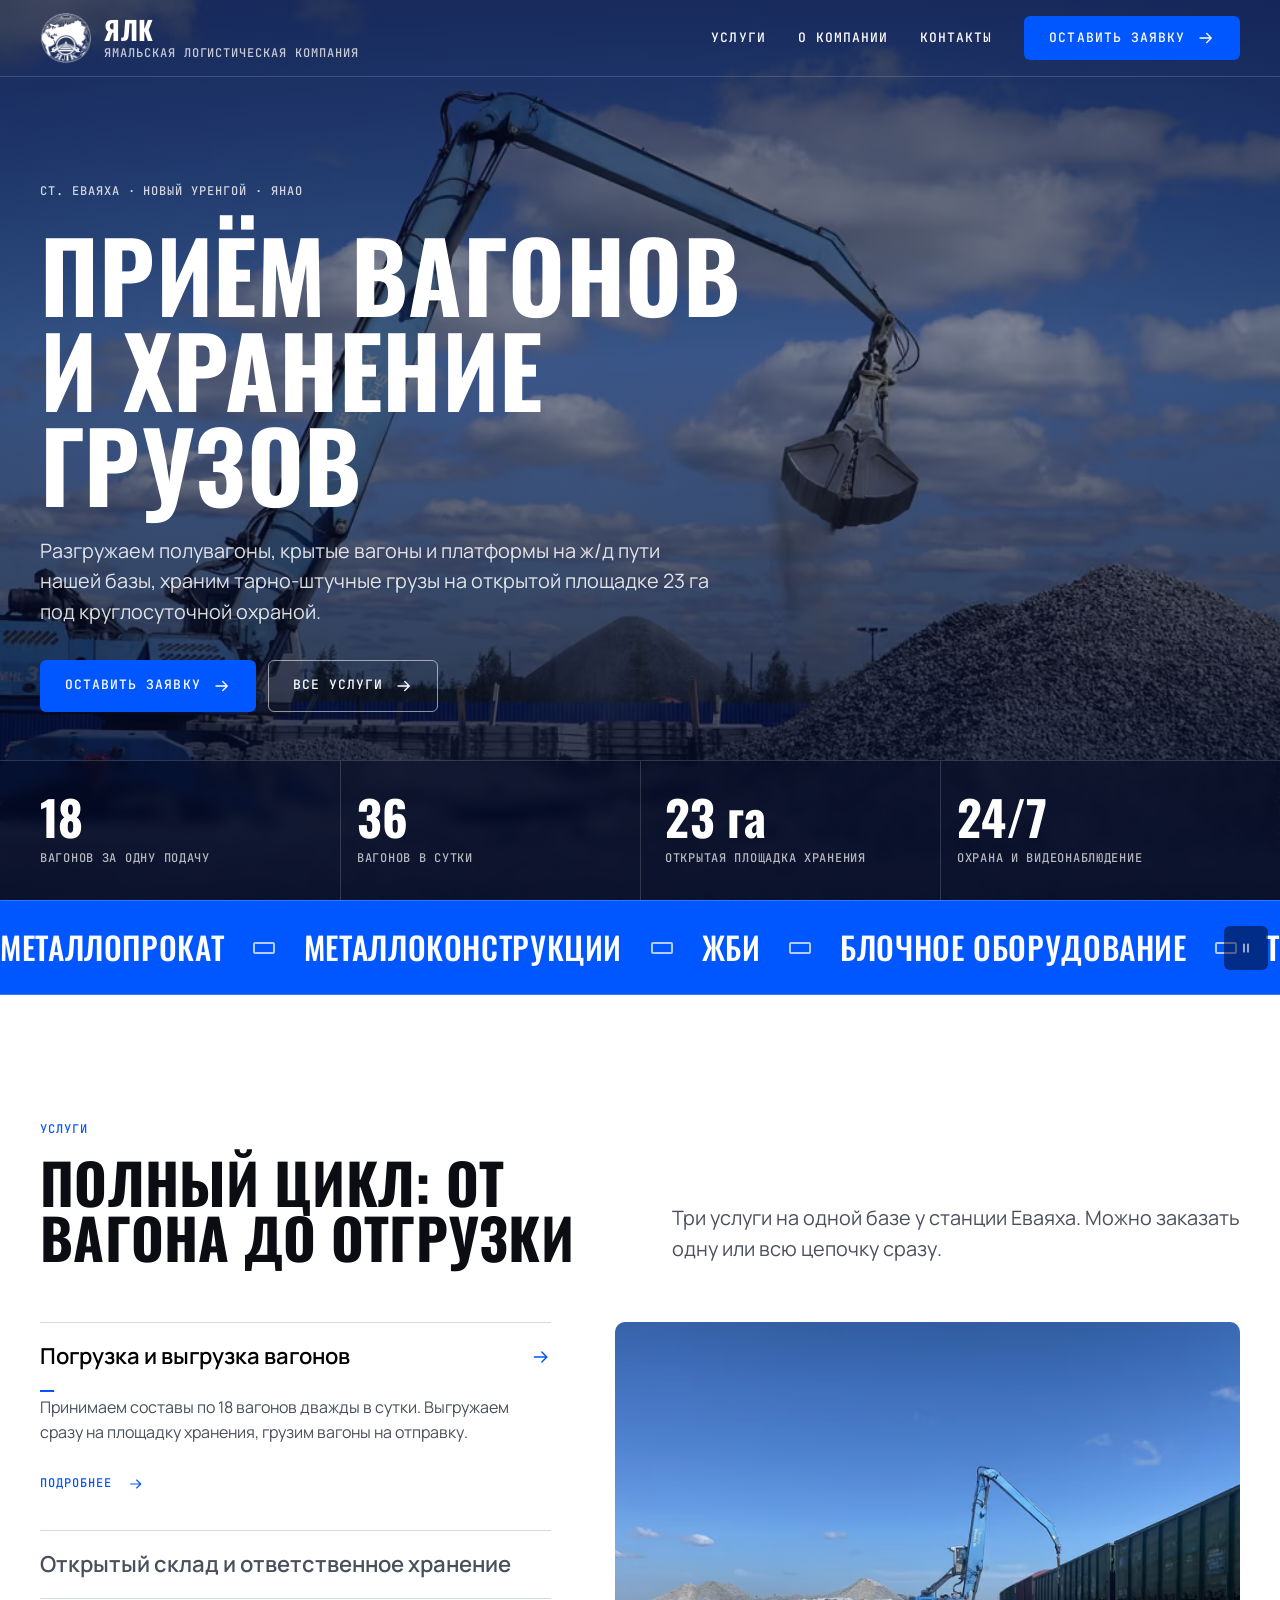
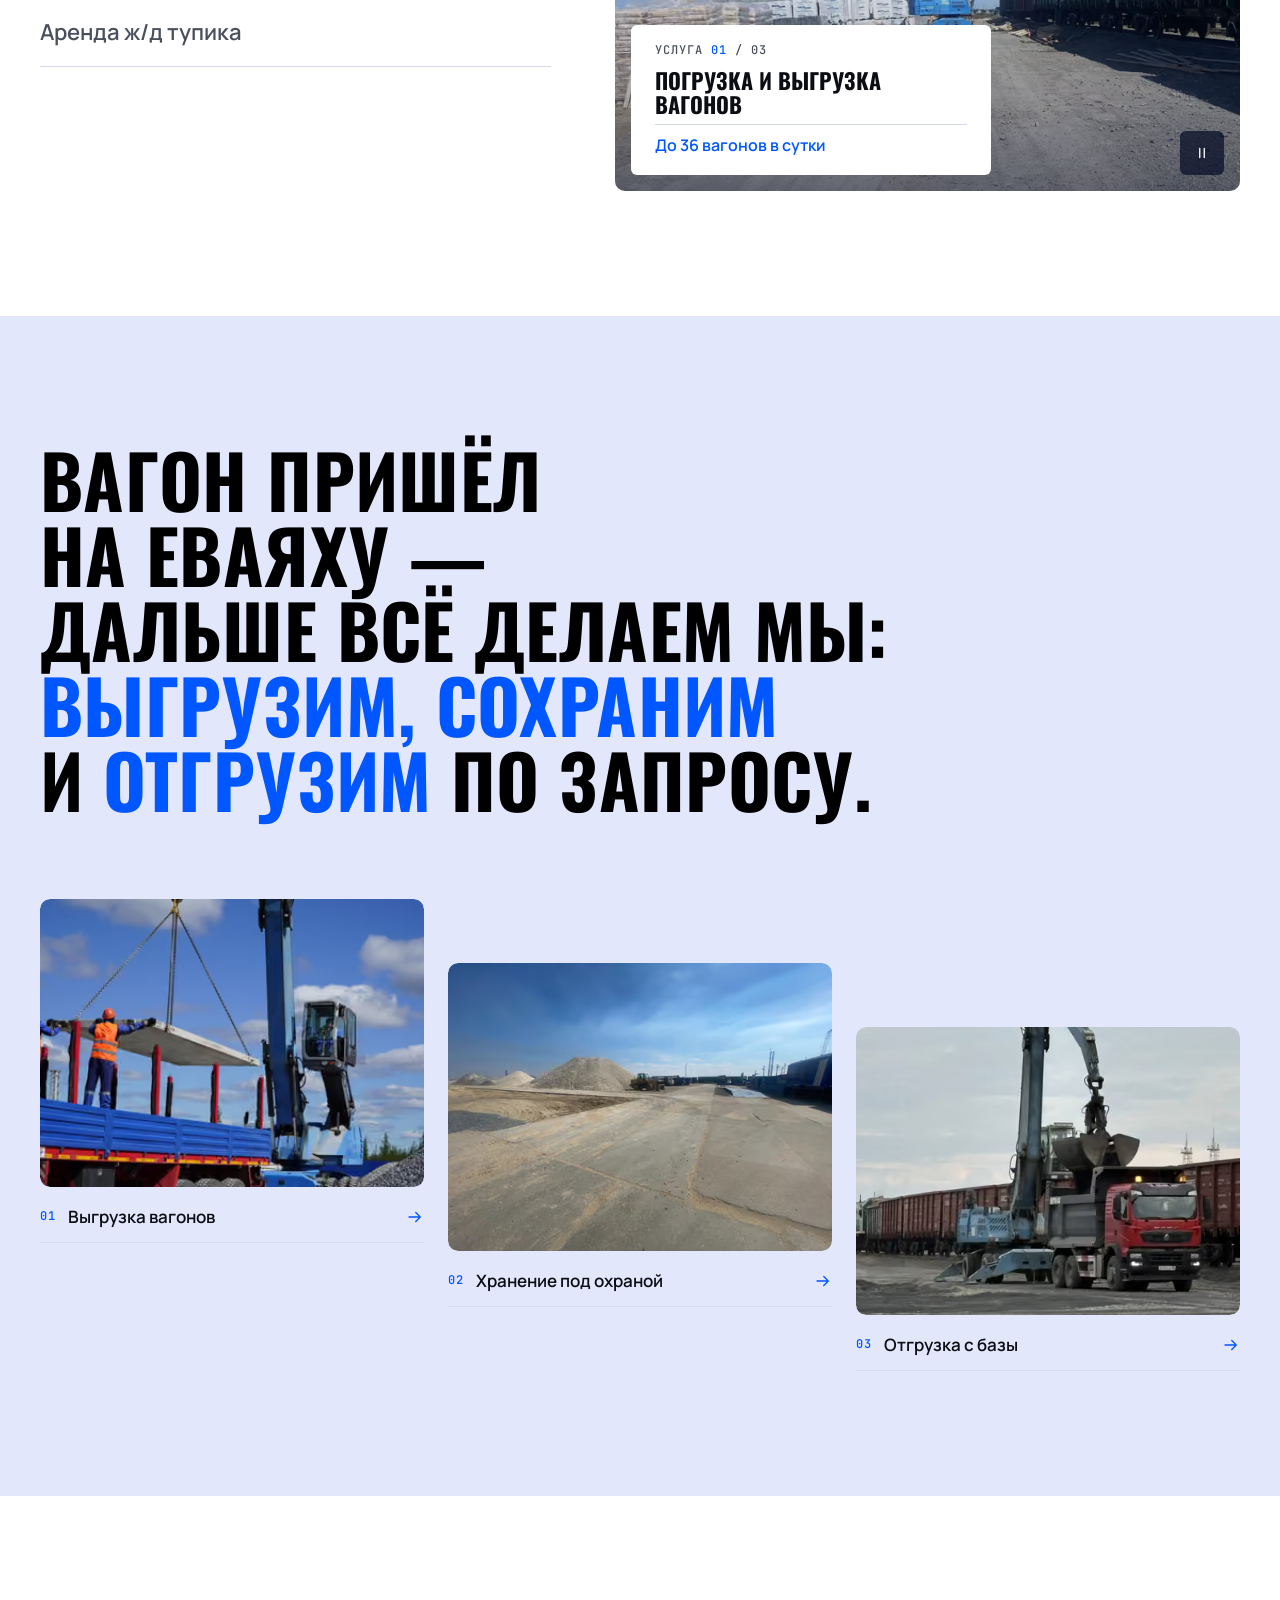
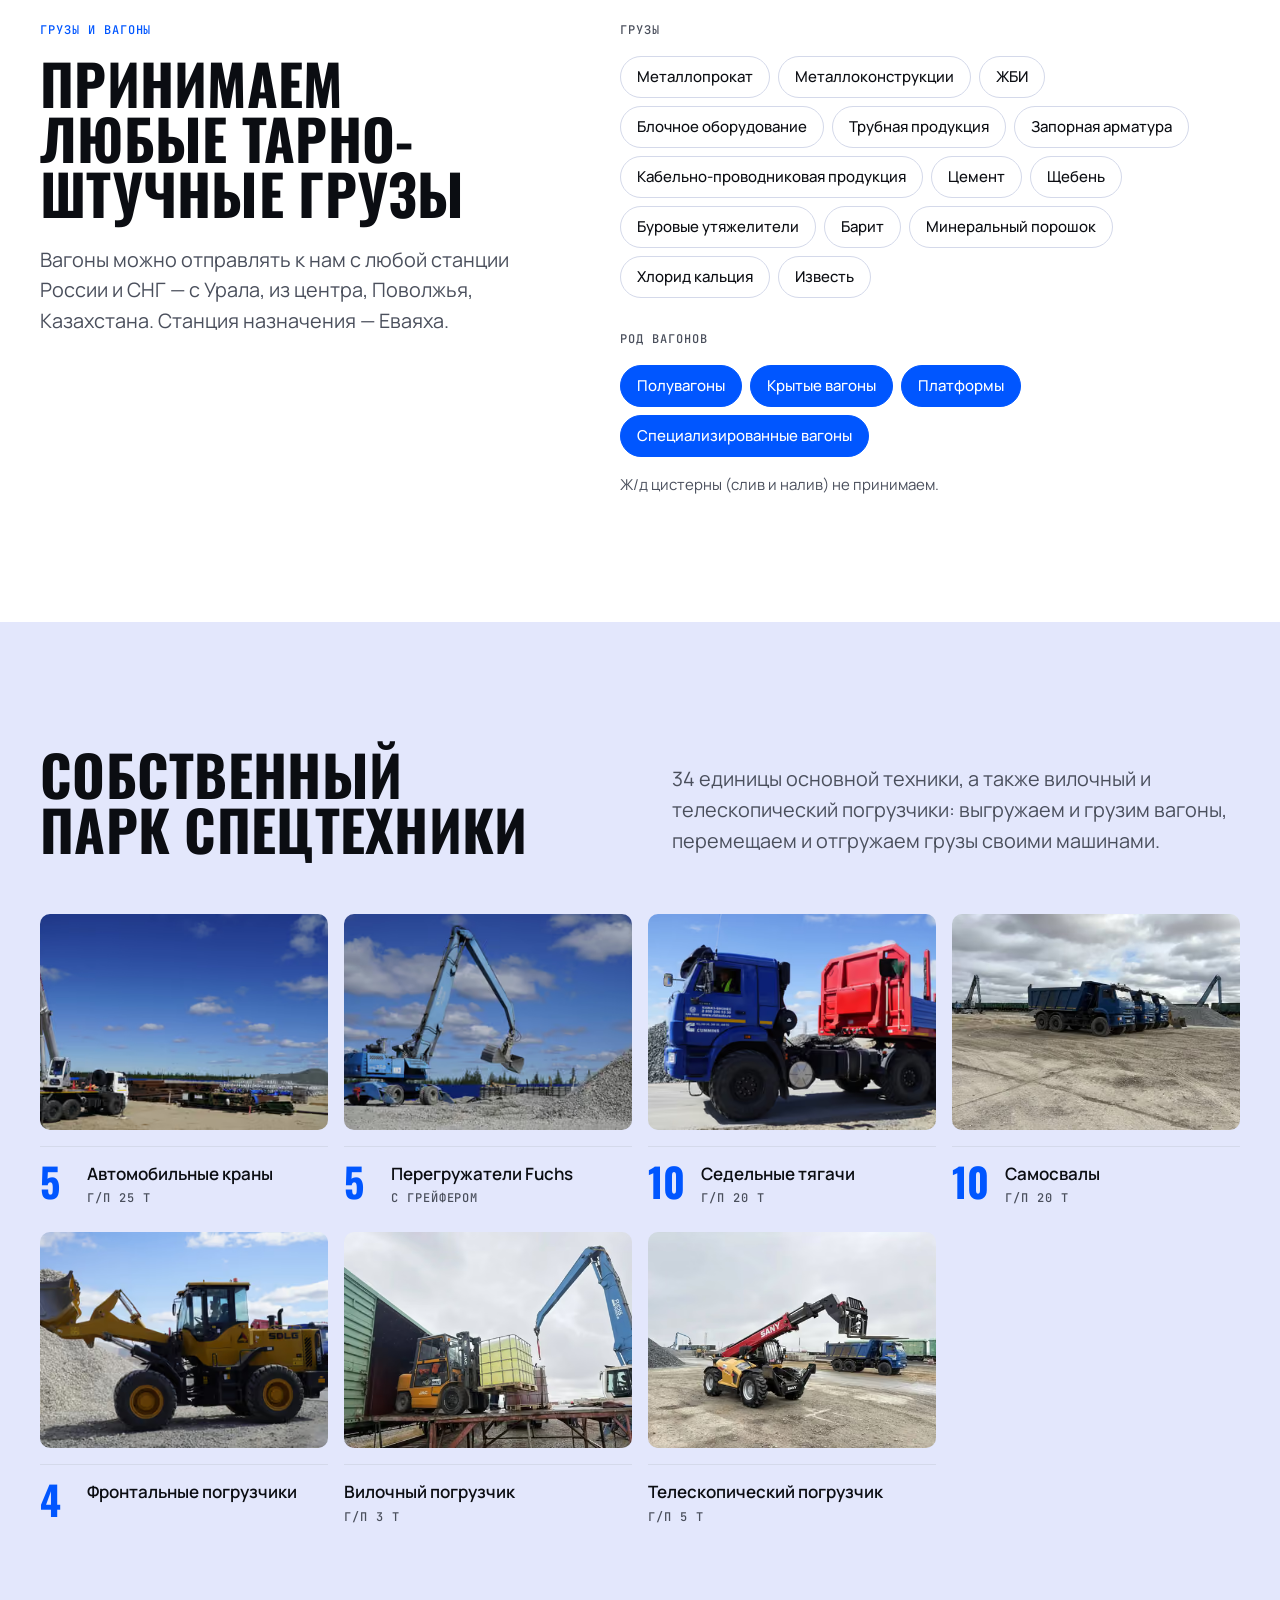
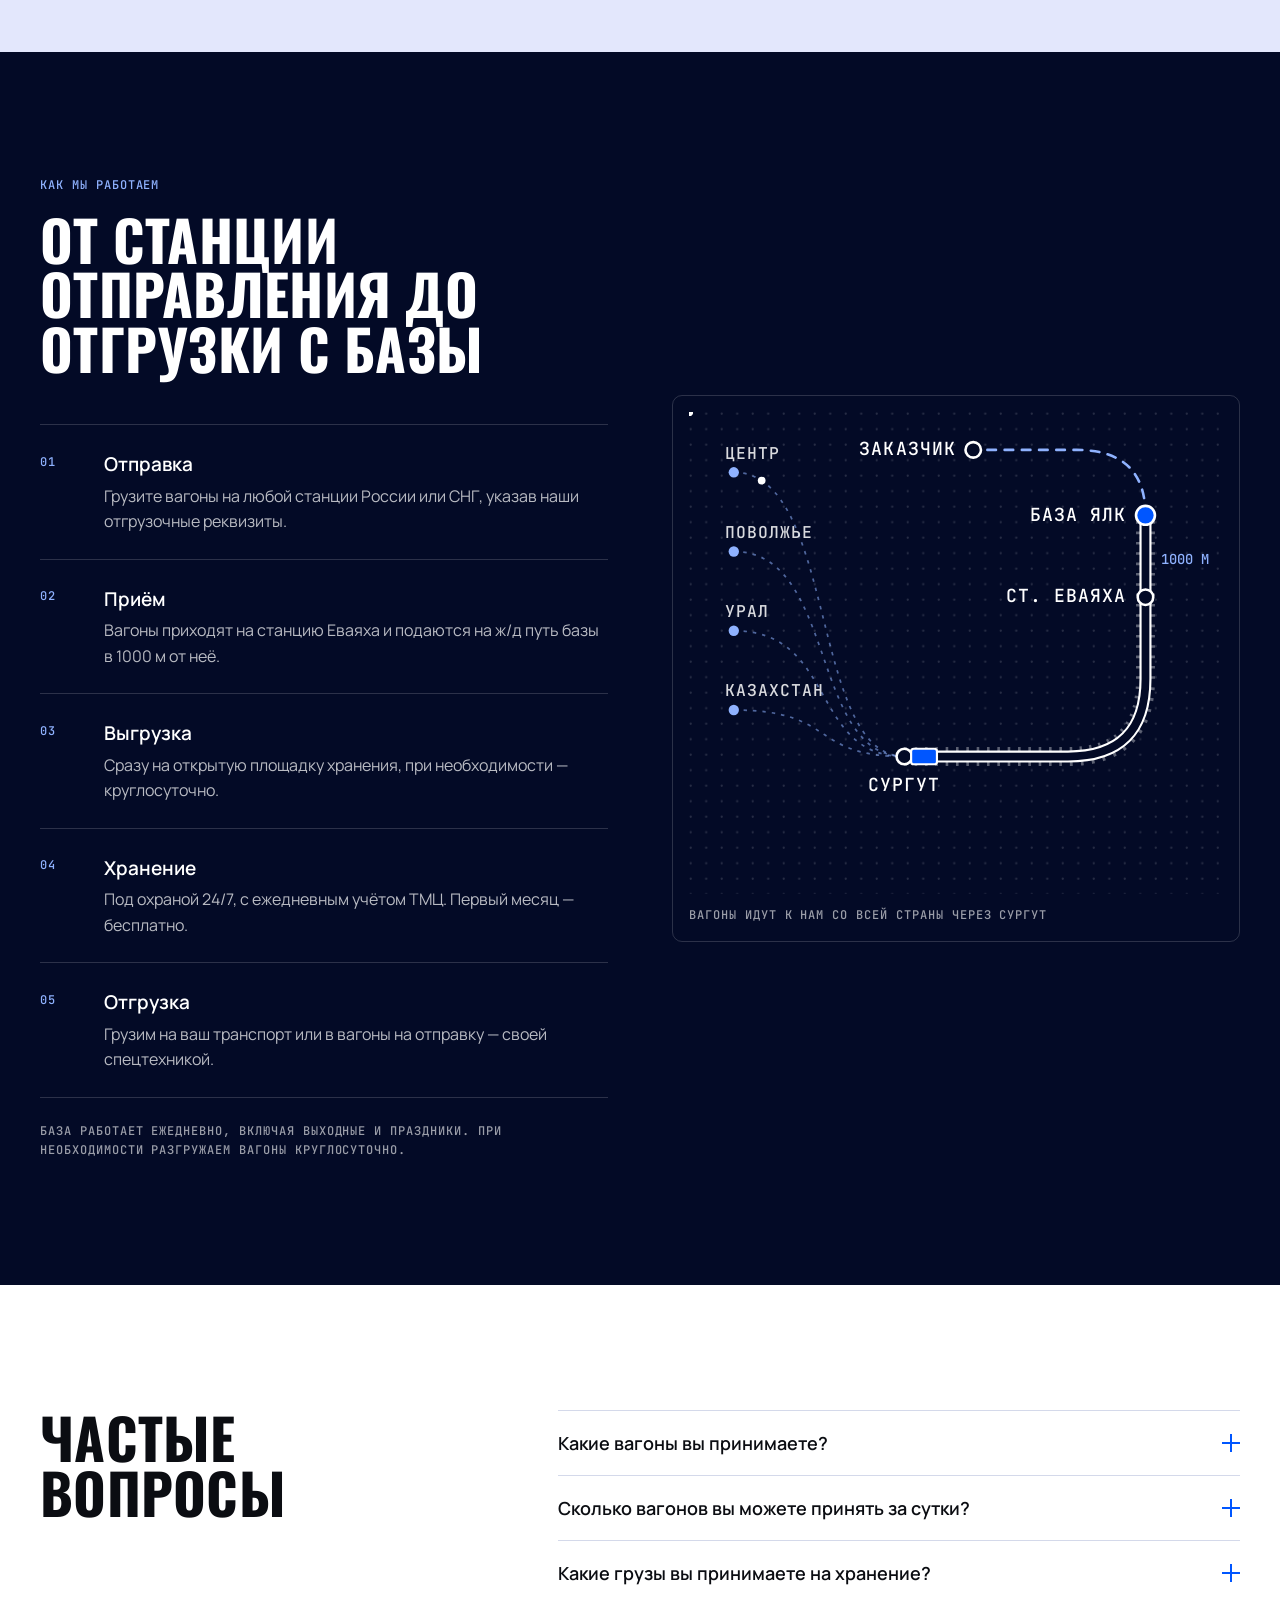
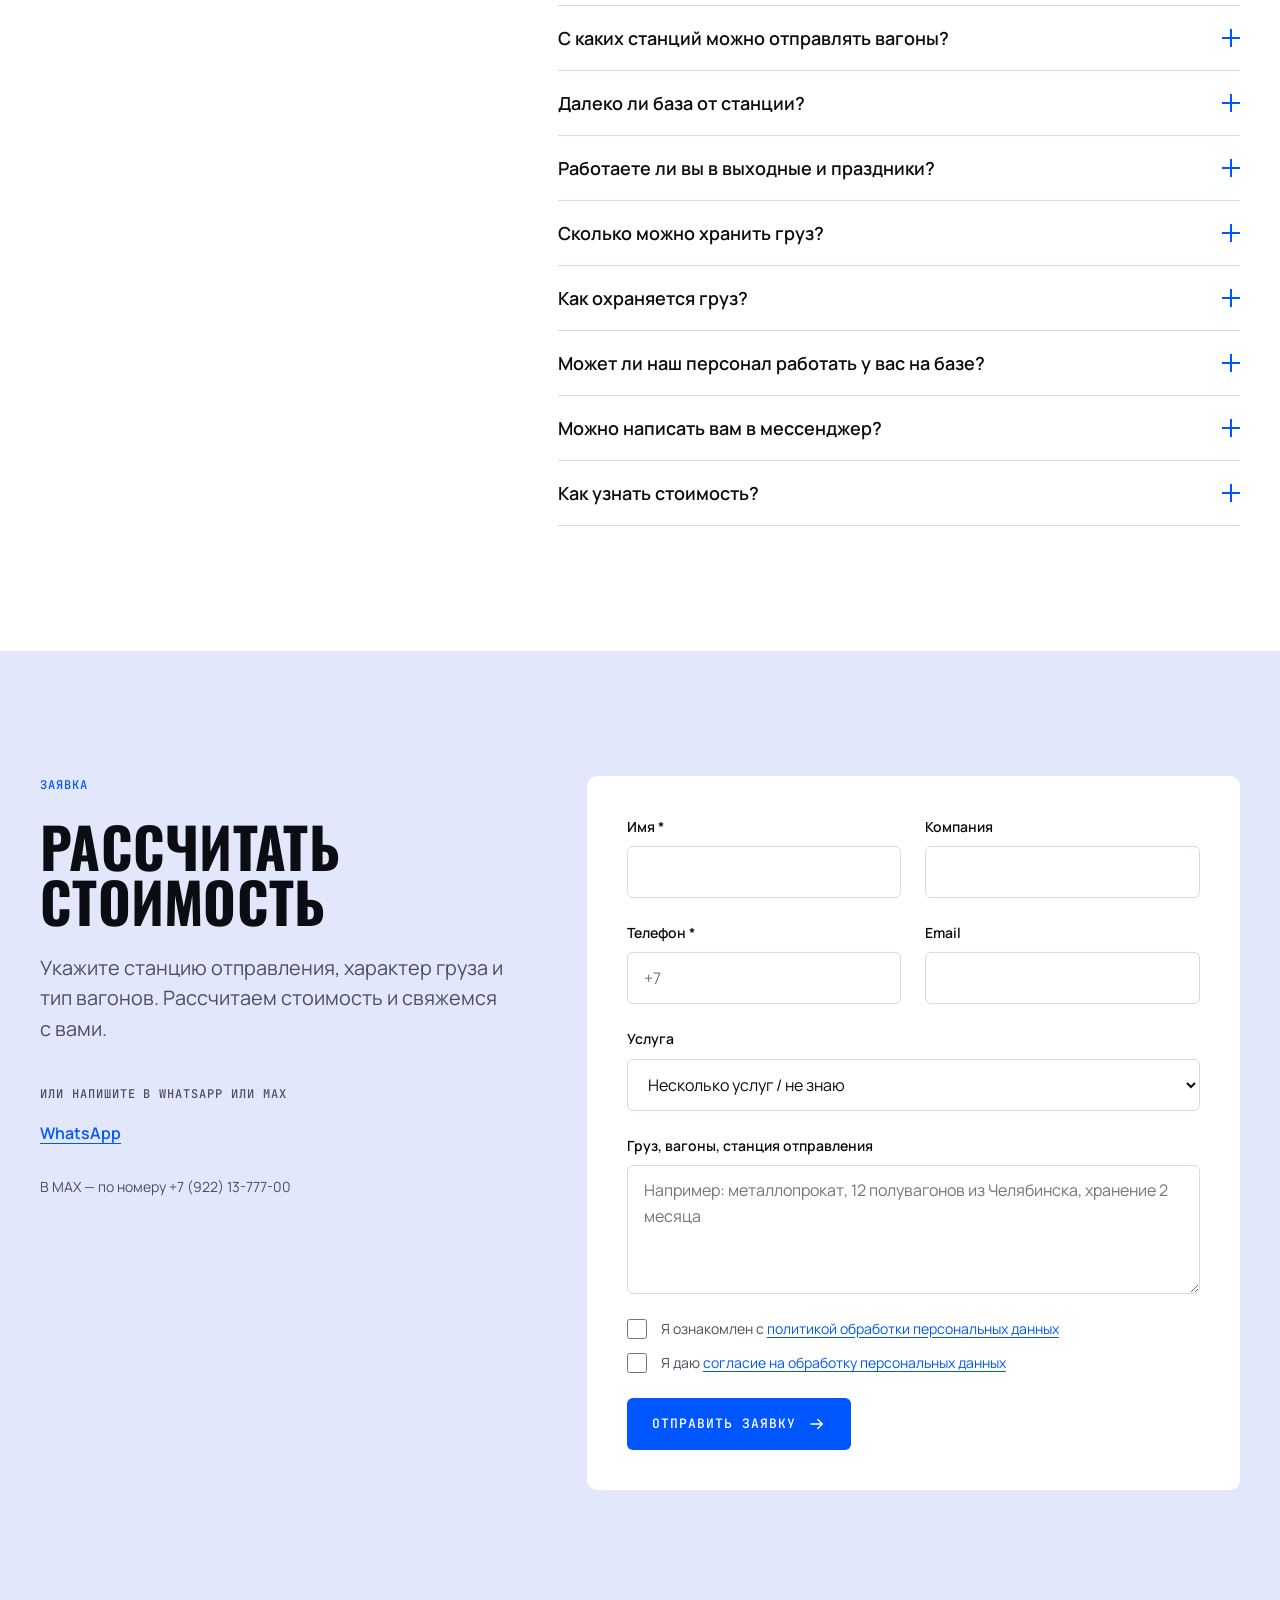
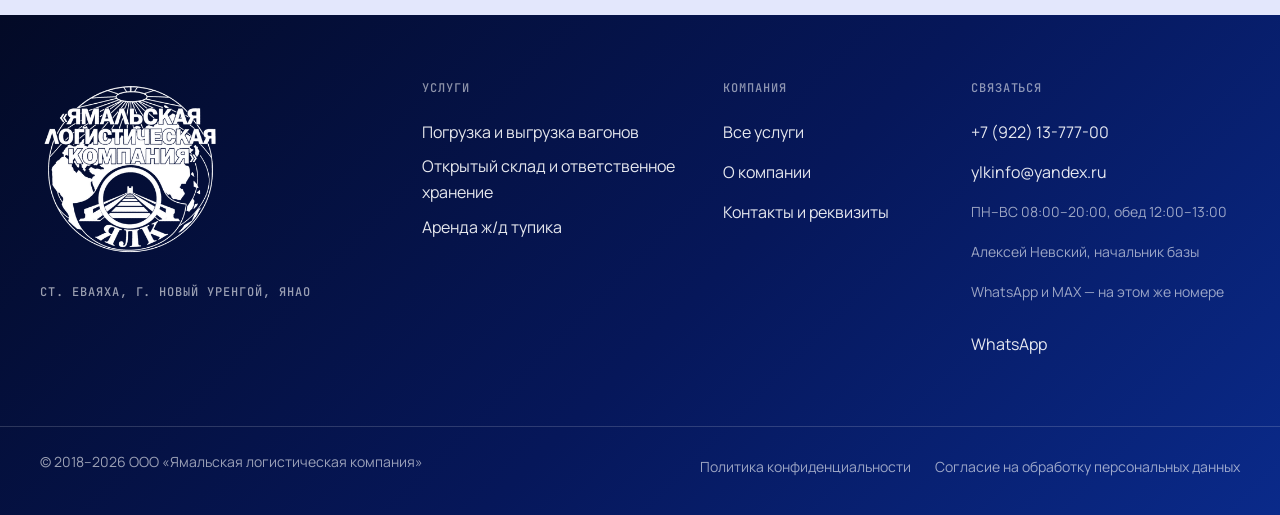
<file: index.html>
<!DOCTYPE html><html lang="ru"><head><meta charset="utf-8"><meta name="robots" content="noindex, nofollow"><meta name="viewport" content="width=device-width, initial-scale=1, viewport-fit=cover"><title>Приём вагонов и хранение грузов в Новом Уренгое — ЯЛК</title><meta name="description" content="Погрузка и выгрузка ж/д вагонов на станции Еваяха, открытый склад 23 га, ответственное хранение, аренда ж/д тупика. ООО «Ямальская логистическая компания», Новый Уренгой."><meta name="theme-color" content="#030a26"><meta name="format-detection" content="telephone=no"><link rel="icon" href="./favicon.ico" sizes="48x48"><link rel="icon" href="./favicon-32.png" type="image/png" sizes="32x32"><link rel="apple-touch-icon" href="./apple-touch-icon.png"><link rel="manifest" href="./manifest.webmanifest"><meta property="og:type" content="website"><meta property="og:locale" content="ru_RU"><meta property="og:site_name" content="ЯЛК — Ямальская логистическая компания"><meta property="og:title" content="Приём вагонов и хранение грузов в Новом Уренгое — ЯЛК"><meta property="og:description" content="Погрузка и выгрузка ж/д вагонов на станции Еваяха, открытый склад 23 га, ответственное хранение, аренда ж/д тупика. ООО «Ямальская логистическая компания», Новый Уренгой."><meta property="og:url" content="https://ylk-novyi-urengoi.ru/"><meta property="og:image" content="https://ylk-novyi-urengoi.ru/og.jpg"><meta property="og:image:width" content="1200"><meta property="og:image:height" content="630"><meta name="twitter:card" content="summary_large_image"><script type="application/ld+json">{"@context":"https://schema.org","@type":"LocalBusiness","name":"ООО «Ямальская логистическая компания»","alternateName":"ЯЛК","url":"https://ylk-novyi-urengoi.ru/","logo":"https://ylk-novyi-urengoi.ru/icon-512.png","image":"https://ylk-novyi-urengoi.ru/og.jpg","description":"Погрузка и выгрузка ж/д вагонов, открытый склад и ответственное хранение грузов на станции Еваяха в Новом Уренгое.","areaServed":"Новый Уренгой, ЯНАО","foundingDate":"2018","taxID":"8904087948","identifier":"1188901005050","openingHours":"Mo-Su 08:00-20:00","address":{"@type":"PostalAddress","streetAddress":"Северная магистраль, 4/1","addressLocality":"Новый Уренгой","addressRegion":"ЯНАО","addressCountry":"RU"},"telephone":"+7 (922) 13-777-00","email":"ylkinfo@yandex.ru","makesOffer":[{"@type":"Offer","itemOffered":{"@type":"Service","name":"Погрузка и выгрузка вагонов"}},{"@type":"Offer","itemOffered":{"@type":"Service","name":"Открытый склад и ответственное хранение"}},{"@type":"Offer","itemOffered":{"@type":"Service","name":"Аренда ж/д тупика"}}]}</script><script>document.documentElement.classList.add('js');</script><link rel="stylesheet" href="./_astro/Base.DZZUJ-su.css"><style>.cargo__grid[data-astro-cid-ot654nju]{gap:var(--s-7);display:grid}@media (width>=900px){.cargo__grid[data-astro-cid-ot654nju]{gap:var(--s-8);grid-template-columns:minmax(0,1fr) minmax(0,1.2fr)}}.cargo__lead[data-astro-cid-ot654nju]{margin-top:var(--s-5)}.cargo__eyebrow[data-astro-cid-ot654nju]{margin-bottom:var(--s-4);color:var(--c-blue)}.cargo__lists[data-astro-cid-ot654nju]{gap:var(--s-6);display:grid}.cargo__label[data-astro-cid-ot654nju]{margin-bottom:var(--s-4);color:var(--c-muted)}.cargo__note[data-astro-cid-ot654nju]{margin-top:var(--s-4);color:var(--c-muted);font-size:.9375rem}.chips[data-astro-cid-ot654nju]{gap:var(--s-2);flex-wrap:wrap;display:flex}.chip[data-astro-cid-ot654nju]{padding:var(--s-2) var(--s-4);border:1px solid var(--c-line);background:var(--c-white);border-radius:999px;font-size:.9375rem;font-weight:500}.chip--solid[data-astro-cid-ot654nju]{background:var(--c-blue);border-color:var(--c-blue);color:var(--c-white)}
</style><link rel="stylesheet" href="./_astro/index.Dh9Sugo1.css"><link rel="stylesheet" href="./_astro/Faq.D7yXaZTI.css"><style>.fleet__grid[data-astro-cid-rm4dyk5j]{gap:var(--s-6) var(--s-3);grid-template-columns:repeat(2,minmax(0,1fr));display:grid}.fleet__card[data-astro-cid-rm4dyk5j]{min-width:0}.fleet__name[data-astro-cid-rm4dyk5j]{overflow-wrap:anywhere}@media (width>=560px){.fleet__grid[data-astro-cid-rm4dyk5j]{gap:var(--s-5) var(--s-4)}}@media (width<=559px){.fleet__count[data-astro-cid-rm4dyk5j]{font-size:2rem}.fleet__body[data-astro-cid-rm4dyk5j]{gap:var(--s-2);flex-direction:column}.fleet__name[data-astro-cid-rm4dyk5j]{font-size:.9375rem}.fleet__card--wide[data-astro-cid-rm4dyk5j]{grid-column:1/-1}.fleet__card--wide[data-astro-cid-rm4dyk5j] .fleet__photo[data-astro-cid-rm4dyk5j]{aspect-ratio:16/9}}@media (width>=1100px){.fleet__grid[data-astro-cid-rm4dyk5j]{grid-template-columns:repeat(4,minmax(0,1fr))}}.fleet__photo[data-astro-cid-rm4dyk5j]{aspect-ratio:4/3;border-radius:var(--radius-lg);background:var(--c-lavender);overflow:hidden}.fleet__photo[data-astro-cid-rm4dyk5j] img{object-fit:cover;width:100%;height:100%;transition:transform .9s var(--ease-out)}@media (hover:hover){.fleet__card[data-astro-cid-rm4dyk5j]:hover img{transform:scale(1.04)}}.fleet__body[data-astro-cid-rm4dyk5j]{align-items:flex-start;gap:var(--s-4);padding-top:var(--s-4);border-top:1px solid var(--c-line);margin-top:var(--s-4);display:flex}.fleet__count[data-astro-cid-rm4dyk5j]{font-family:var(--f-display);color:var(--c-blue);min-width:1.4ch;font-size:2.5rem;font-weight:700;line-height:.9}.fleet__name[data-astro-cid-rm4dyk5j]{font-size:1.0625rem;font-weight:600;line-height:1.3}.fleet__spec[data-astro-cid-rm4dyk5j]{margin-top:var(--s-1);color:var(--c-muted)}.fleet__extra[data-astro-cid-rm4dyk5j]{margin-top:var(--s-6)}.fleet__extra[data-astro-cid-rm4dyk5j] .fleet__body[data-astro-cid-rm4dyk5j]{margin-top:0}
.lead-form__grid[data-astro-cid-sevzbneq]{gap:var(--s-7);display:grid}@media (width>=960px){.lead-form__grid[data-astro-cid-sevzbneq]{gap:var(--s-8);grid-template-columns:minmax(0,.85fr) minmax(0,1.15fr);align-items:start}}.lead-form__intro[data-astro-cid-sevzbneq]{gap:var(--s-5);display:grid}.lead-form__eyebrow[data-astro-cid-sevzbneq]{color:var(--c-blue)}.form__trap[data-astro-cid-sevzbneq]{width:1px;height:1px;position:absolute;left:-9999px;overflow:hidden}.lead-form__alt[data-astro-cid-sevzbneq]{gap:var(--s-2);margin-top:var(--s-4);color:var(--c-muted);display:grid}.lead-form__max[data-astro-cid-sevzbneq]{margin-top:var(--s-3);font-size:var(--t-small);color:var(--c-muted)}.lead-form__alt[data-astro-cid-sevzbneq] ul[data-astro-cid-sevzbneq]{gap:var(--s-5);display:flex}.lead-form__alt[data-astro-cid-sevzbneq] a[data-astro-cid-sevzbneq]{min-height:44px;color:var(--c-blue);text-underline-offset:4px;align-items:center;font-weight:600;text-decoration:underline;display:inline-flex}.form[data-astro-cid-sevzbneq]{gap:var(--s-5);background:var(--c-white);border-radius:var(--radius-lg);padding:clamp(1.25rem,1rem + 2vw,2.5rem);display:grid}.form__row[data-astro-cid-sevzbneq]{gap:var(--s-5);display:grid}@media (width>=640px){.form__row[data-astro-cid-sevzbneq]{grid-template-columns:1fr 1fr}}.field[data-astro-cid-sevzbneq]{gap:var(--s-2);display:grid}.field[data-astro-cid-sevzbneq] label[data-astro-cid-sevzbneq]{font-size:var(--t-small);font-weight:600}.field[data-astro-cid-sevzbneq] input[data-astro-cid-sevzbneq],.field[data-astro-cid-sevzbneq] select[data-astro-cid-sevzbneq],.field[data-astro-cid-sevzbneq] textarea[data-astro-cid-sevzbneq]{width:100%;min-height:52px;padding:var(--s-3) var(--s-4);border:1.5px solid var(--c-line);border-radius:var(--radius);background:var(--c-white);transition:border-color var(--d-fast) var(--ease);font-size:1rem}.field[data-astro-cid-sevzbneq] textarea[data-astro-cid-sevzbneq]{resize:vertical;min-height:120px}.field[data-astro-cid-sevzbneq] input[data-astro-cid-sevzbneq]:focus-visible,.field[data-astro-cid-sevzbneq] select[data-astro-cid-sevzbneq]:focus-visible,.field[data-astro-cid-sevzbneq] textarea[data-astro-cid-sevzbneq]:focus-visible{border-color:var(--c-blue);outline:none;box-shadow:0 0 0 3px #0056ff2e}.field[data-astro-cid-sevzbneq] [data-astro-cid-sevzbneq][aria-invalid=true]{border-color:var(--c-danger)}.field__err[data-astro-cid-sevzbneq]{font-size:var(--t-small);color:var(--c-danger)}.form__checks[data-astro-cid-sevzbneq]{gap:var(--s-3);display:grid}.check[data-astro-cid-sevzbneq]{gap:var(--s-3);font-size:var(--t-small);color:var(--c-muted);cursor:pointer;grid-template-columns:22px 1fr;align-items:start;display:grid}.check[data-astro-cid-sevzbneq] input[data-astro-cid-sevzbneq]{width:20px;height:20px;accent-color:var(--c-blue);margin:1px 0 0}.check[data-astro-cid-sevzbneq] a[data-astro-cid-sevzbneq]{color:var(--c-blue);text-underline-offset:3px;text-decoration:underline}.form__submit[data-astro-cid-sevzbneq]{align-items:center;gap:var(--s-4);flex-wrap:wrap;display:flex}.form__status[data-astro-cid-sevzbneq]{font-size:var(--t-small);color:var(--c-muted)}.form__status[data-astro-cid-sevzbneq][data-state=ok]{color:var(--c-success)}.form__status[data-astro-cid-sevzbneq][data-state=error]{color:var(--c-danger)}
.ticker[data-astro-cid-u6vsyxkm]{background:var(--c-blue);color:var(--c-white);border-block:1px solid #fff3;align-items:center;display:flex;position:relative;overflow:hidden}.ticker__track[data-astro-cid-u6vsyxkm]{width:max-content;animation:60s linear infinite ticker;display:flex}.ticker__list[data-astro-cid-u6vsyxkm]{margin:0;padding:0;list-style:none;display:flex}.ticker__item[data-astro-cid-u6vsyxkm]{white-space:nowrap;font-family:var(--f-display);letter-spacing:.02em;text-transform:uppercase;align-items:center;padding-block:clamp(.9rem,.7rem + .8vw,1.4rem);font-size:clamp(1.25rem,1rem + 1.2vw,2rem);font-weight:500;display:flex}.ticker__sep[data-astro-cid-u6vsyxkm]{border:2px solid #ffffffb3;border-radius:2px;width:22px;height:12px;margin-inline:clamp(1.25rem,1rem + 1vw,2rem)}.ticker[data-astro-cid-u6vsyxkm][data-paused] .ticker__track[data-astro-cid-u6vsyxkm],.ticker[data-astro-cid-u6vsyxkm][data-offscreen] .ticker__track[data-astro-cid-u6vsyxkm]{animation-play-state:paused}.ticker__toggle[data-astro-cid-u6vsyxkm]{right:var(--s-3);border-radius:var(--radius);width:44px;height:44px;color:var(--c-white);cursor:pointer;background:#030a268c;border:0;place-items:center;display:grid;position:absolute}@media (hover:hover) and (pointer:fine){.ticker[data-astro-cid-u6vsyxkm]:hover .ticker__track[data-astro-cid-u6vsyxkm]{animation-play-state:paused}}@keyframes ticker{to{transform:translate(-50%)}}@media (prefers-reduced-motion:reduce){.ticker__track[data-astro-cid-u6vsyxkm]{animation:none}.ticker__toggle[data-astro-cid-u6vsyxkm]{display:none}}
</style></head><body><a class="skip-link" href="#main">Перейти к содержанию</a><header class="header" data-overlay data-header data-astro-cid-nen7h5rs><div class="container header__bar" data-astro-cid-nen7h5rs><a class="brand" href="./" aria-label="ООО «Ямальская логистическая компания» — на главную" data-astro-cid-nen7h5rs><span class="brand__mark" data-astro-cid-nen7h5rs><img src="./_astro/yalc-header-white-2000.Bx3GIMK3_1RJU2K.webp" alt loading="eager" data-astro-cid-nen7h5rs="true" decoding="async" width="112" height="112" class="brand__logo brand__logo--white"><img src="./_astro/yalc-header-blue-2000.CWZy5vtB_1dJcQ1.webp" alt loading="eager" data-astro-cid-nen7h5rs="true" decoding="async" width="112" height="112" class="brand__logo brand__logo--blue"></span><span class="brand__text" data-astro-cid-nen7h5rs><span class="brand__name" data-astro-cid-nen7h5rs>ЯЛК</span><span class="brand__sub" data-astro-cid-nen7h5rs>Ямальская логистическая компания</span></span></a><nav class="nav" aria-label="Основное меню" data-astro-cid-nen7h5rs><ul role="list" class="nav__list" data-astro-cid-nen7h5rs><li data-astro-cid-nen7h5rs><a href="./uslugi/" class="nav__link" data-astro-cid-nen7h5rs>Услуги</a></li><li data-astro-cid-nen7h5rs><a href="./o-kompanii/" class="nav__link" data-astro-cid-nen7h5rs>О компании</a></li><li data-astro-cid-nen7h5rs><a href="./kontakty/" class="nav__link" data-astro-cid-nen7h5rs>Контакты</a></li></ul><a href="#zayavka" data-astro-cid-nen7h5rs="true" data-astro-cid-ekguhzzh="true" class="btn btn--primary nav__cta"><span data-astro-cid-ekguhzzh>Оставить заявку</span><svg class="btn__arrow" width="18" height="18" viewBox="0 0 24 24" fill="none" stroke="currentColor" stroke-width="1.75" stroke-linecap="round" stroke-linejoin="round" aria-hidden="true" focusable="false"><path d="M4 12h15M13 6l6 6-6 6"/></svg></a></nav><button class="burger swap" type="button" aria-expanded="false" aria-controls="mobile-menu" data-burger data-astro-cid-nen7h5rs><span class="sr-only" data-astro-cid-nen7h5rs>Открыть меню</span><svg class="swap__off" width="26" height="26" viewBox="0 0 24 24" fill="none" stroke="currentColor" stroke-width="1.75" stroke-linecap="round" stroke-linejoin="round" aria-hidden="true" focusable="false"><path d="M3 7h18M3 12h18M3 17h18"/></svg><svg class="swap__on" width="26" height="26" viewBox="0 0 24 24" fill="none" stroke="currentColor" stroke-width="1.75" stroke-linecap="round" stroke-linejoin="round" aria-hidden="true" focusable="false"><path d="M6 6l12 12M18 6L6 18"/></svg></button></div><div class="mobile" id="mobile-menu" hidden data-mobile data-astro-cid-nen7h5rs><div class="container mobile__inner" data-astro-cid-nen7h5rs><p class="mono mobile__label mobile__item" style="--m:0" data-astro-cid-nen7h5rs>Услуги</p><ul role="list" class="mobile__services" data-astro-cid-nen7h5rs><li class="mobile__item" style="--m:1" data-astro-cid-nen7h5rs><a href="./uslugi/priem-i-razgruzka-vagonov/" data-astro-cid-nen7h5rs>Погрузка и выгрузка вагонов</a></li><li class="mobile__item" style="--m:2" data-astro-cid-nen7h5rs><a href="./uslugi/obrabotka-i-hranenie-gruzov/" data-astro-cid-nen7h5rs>Открытый склад и ответственное хранение</a></li><li class="mobile__item" style="--m:3" data-astro-cid-nen7h5rs><a href="./uslugi/arenda-zhd-tupika/" data-astro-cid-nen7h5rs>Аренда ж/д тупика</a></li></ul><ul role="list" class="mobile__nav" data-astro-cid-nen7h5rs><li class="mobile__item" style="--m:4" data-astro-cid-nen7h5rs><a href="./uslugi/" data-astro-cid-nen7h5rs>Услуги</a></li><li class="mobile__item" style="--m:5" data-astro-cid-nen7h5rs><a href="./o-kompanii/" data-astro-cid-nen7h5rs>О компании</a></li><li class="mobile__item" style="--m:6" data-astro-cid-nen7h5rs><a href="./kontakty/" data-astro-cid-nen7h5rs>Контакты</a></li></ul><div class="mobile__item" style="--m:7" data-astro-cid-nen7h5rs><a href="#zayavka" data-close-menu="true" data-astro-cid-nen7h5rs="true" data-astro-cid-ekguhzzh="true" class="btn btn--primary mobile__cta"><span data-astro-cid-ekguhzzh>Оставить заявку</span><svg class="btn__arrow" width="18" height="18" viewBox="0 0 24 24" fill="none" stroke="currentColor" stroke-width="1.75" stroke-linecap="round" stroke-linejoin="round" aria-hidden="true" focusable="false"><path d="M4 12h15M13 6l6 6-6 6"/></svg></a></div></div></div></header><script type="module">var e=document.querySelector(`[data-header]`),t=e.querySelector(`[data-burger]`),n=e.querySelector(`[data-mobile]`),r=()=>e.classList.toggle(`is-scrolled`,window.scrollY>24);r(),window.addEventListener(`scroll`,r,{passive:!0});var i=r=>{t.setAttribute(`aria-expanded`,String(r)),t.toggleAttribute(`data-on`,r),t.querySelector(`.sr-only`).textContent=r?`Закрыть меню`:`Открыть меню`,n.hidden=!r,e.classList.toggle(`is-open`,r),document.documentElement.style.overflow=r?`hidden`:``,document.querySelectorAll(`main, footer, .skip-link`).forEach(e=>e.inert=r)};t.addEventListener(`click`,()=>i(t.getAttribute(`aria-expanded`)!==`true`)),n.addEventListener(`click`,e=>{e.target.closest(`a`)&&i(!1)}),document.addEventListener(`keydown`,n=>{n.key===`Escape`&&e.classList.contains(`is-open`)&&(i(!1),t.focus())}),window.matchMedia(`(min-width: 960px)`).addEventListener(`change`,e=>e.matches&&i(!1));</script><main id="main"><section class="hero on-dark" aria-labelledby="hero-title" data-astro-cid-i3irphx7><picture data-astro-cid-i3irphx7="true"><source srcset="./_astro/fuchs-shcheben.CdVGl3xq_Z2nvTcO.avif 768w, ./_astro/fuchs-shcheben.CdVGl3xq_ZNecKg.avif 1280w, ./_astro/fuchs-shcheben.CdVGl3xq_15rLvr.avif 1920w, ./_astro/fuchs-shcheben.CdVGl3xq_K1jR4.avif 2800w" type="image/avif" sizes="100vw"><source srcset="./_astro/fuchs-shcheben.CdVGl3xq_twFUr.webp 768w, ./_astro/fuchs-shcheben.CdVGl3xq_1HcGvY.webp 1280w, ./_astro/fuchs-shcheben.CdVGl3xq_Z2i3qNS.webp 1920w, ./_astro/fuchs-shcheben.CdVGl3xq_2rHflF.webp 2800w" type="image/webp" sizes="100vw"><img src="./_astro/fuchs-shcheben.CdVGl3xq_Z2gWzsf.jpg" srcset="./_astro/fuchs-shcheben.CdVGl3xq_Z1wJxpi.jpg 768w, ./_astro/fuchs-shcheben.CdVGl3xq_4P8Nk.jpg 1280w, ./_astro/fuchs-shcheben.CdVGl3xq_Z1Vw7NR.jpg 1920w, ./_astro/fuchs-shcheben.CdVGl3xq_Z2gWzsf.jpg 2800w" alt="Перегружатель Fuchs высыпает щебень из грейфера" sizes="100vw" loading="eager" fetchpriority="high" data-astro-cid-i3irphx7="true" decoding="async" width="2800" height="1575" class="hero__bg"></picture><div class="hero__scrim" aria-hidden="true" data-astro-cid-i3irphx7></div><div class="container hero__content" data-astro-cid-i3irphx7><p class="mono hero__eyebrow" style="--i:0" data-astro-cid-i3irphx7>Ст. Еваяха · Новый Уренгой · ЯНАО</p><h1 id="hero-title" class="display hero__title" style="--i:1" data-astro-cid-i3irphx7>Приём вагонов<br data-astro-cid-i3irphx7> и&nbsp;хранение грузов</h1><p class="lead hero__lead" style="--i:2" data-astro-cid-i3irphx7>Разгружаем полувагоны, крытые вагоны и&nbsp;платформы на&nbsp;ж/д пути нашей базы, храним тарно-штучные грузы на&nbsp;открытой площадке 23&nbsp;га под круглосуточной охраной.</p><div class="hero__actions" style="--i:3" data-astro-cid-i3irphx7><a href="#zayavka" data-astro-cid-i3irphx7="true" data-astro-cid-ekguhzzh="true" class="btn btn--primary"><span data-astro-cid-ekguhzzh>Оставить заявку</span><svg class="btn__arrow" width="18" height="18" viewBox="0 0 24 24" fill="none" stroke="currentColor" stroke-width="1.75" stroke-linecap="round" stroke-linejoin="round" aria-hidden="true" focusable="false"><path d="M4 12h15M13 6l6 6-6 6"/></svg></a><a href="./uslugi/" data-astro-cid-i3irphx7="true" data-astro-cid-ekguhzzh="true" class="btn btn--ghost-light"><span data-astro-cid-ekguhzzh>Все услуги</span><svg class="btn__arrow" width="18" height="18" viewBox="0 0 24 24" fill="none" stroke="currentColor" stroke-width="1.75" stroke-linecap="round" stroke-linejoin="round" aria-hidden="true" focusable="false"><path d="M4 12h15M13 6l6 6-6 6"/></svg></a></div></div><div class="hero__stats" data-astro-cid-i3irphx7><dl class="container stats" style="--i:4" data-astro-cid-i3irphx7><div class="stats__item" data-astro-cid-i3irphx7><dt class="mono stats__label" data-astro-cid-i3irphx7>вагонов за одну подачу</dt><dd class="stats__value" data-astro-cid-i3irphx7>18</dd></div><div class="stats__item" data-astro-cid-i3irphx7><dt class="mono stats__label" data-astro-cid-i3irphx7>вагонов в сутки</dt><dd class="stats__value" data-astro-cid-i3irphx7>36</dd></div><div class="stats__item" data-astro-cid-i3irphx7><dt class="mono stats__label" data-astro-cid-i3irphx7>открытая площадка хранения</dt><dd class="stats__value" data-astro-cid-i3irphx7>23 га</dd></div><div class="stats__item" data-astro-cid-i3irphx7><dt class="mono stats__label" data-astro-cid-i3irphx7>охрана и видеонаблюдение</dt><dd class="stats__value" data-astro-cid-i3irphx7>24/7</dd></div></dl></div></section><section class="ticker" aria-label="Какие грузы и вагоны принимаем" data-ticker data-astro-cid-u6vsyxkm><p class="sr-only" data-astro-cid-u6vsyxkm>Принимаем: Металлопрокат, Металлоконструкции, ЖБИ, Блочное оборудование, Трубная продукция, Запорная арматура, Кабельно-проводниковая продукция, Цемент, Щебень, Буровые утяжелители, Барит, Минеральный порошок, Хлорид кальция, Известь, Полувагоны, Крытые вагоны, Платформы, Специализированные вагоны.</p><div class="ticker__track" aria-hidden="true" data-astro-cid-u6vsyxkm><ul class="ticker__list" data-astro-cid-u6vsyxkm><li class="ticker__item" data-astro-cid-u6vsyxkm><span data-astro-cid-u6vsyxkm>Металлопрокат</span><span class="ticker__sep" data-astro-cid-u6vsyxkm></span></li><li class="ticker__item" data-astro-cid-u6vsyxkm><span data-astro-cid-u6vsyxkm>Металлоконструкции</span><span class="ticker__sep" data-astro-cid-u6vsyxkm></span></li><li class="ticker__item" data-astro-cid-u6vsyxkm><span data-astro-cid-u6vsyxkm>ЖБИ</span><span class="ticker__sep" data-astro-cid-u6vsyxkm></span></li><li class="ticker__item" data-astro-cid-u6vsyxkm><span data-astro-cid-u6vsyxkm>Блочное оборудование</span><span class="ticker__sep" data-astro-cid-u6vsyxkm></span></li><li class="ticker__item" data-astro-cid-u6vsyxkm><span data-astro-cid-u6vsyxkm>Трубная продукция</span><span class="ticker__sep" data-astro-cid-u6vsyxkm></span></li><li class="ticker__item" data-astro-cid-u6vsyxkm><span data-astro-cid-u6vsyxkm>Запорная арматура</span><span class="ticker__sep" data-astro-cid-u6vsyxkm></span></li><li class="ticker__item" data-astro-cid-u6vsyxkm><span data-astro-cid-u6vsyxkm>Кабельно-проводниковая продукция</span><span class="ticker__sep" data-astro-cid-u6vsyxkm></span></li><li class="ticker__item" data-astro-cid-u6vsyxkm><span data-astro-cid-u6vsyxkm>Цемент</span><span class="ticker__sep" data-astro-cid-u6vsyxkm></span></li><li class="ticker__item" data-astro-cid-u6vsyxkm><span data-astro-cid-u6vsyxkm>Щебень</span><span class="ticker__sep" data-astro-cid-u6vsyxkm></span></li><li class="ticker__item" data-astro-cid-u6vsyxkm><span data-astro-cid-u6vsyxkm>Буровые утяжелители</span><span class="ticker__sep" data-astro-cid-u6vsyxkm></span></li><li class="ticker__item" data-astro-cid-u6vsyxkm><span data-astro-cid-u6vsyxkm>Барит</span><span class="ticker__sep" data-astro-cid-u6vsyxkm></span></li><li class="ticker__item" data-astro-cid-u6vsyxkm><span data-astro-cid-u6vsyxkm>Минеральный порошок</span><span class="ticker__sep" data-astro-cid-u6vsyxkm></span></li><li class="ticker__item" data-astro-cid-u6vsyxkm><span data-astro-cid-u6vsyxkm>Хлорид кальция</span><span class="ticker__sep" data-astro-cid-u6vsyxkm></span></li><li class="ticker__item" data-astro-cid-u6vsyxkm><span data-astro-cid-u6vsyxkm>Известь</span><span class="ticker__sep" data-astro-cid-u6vsyxkm></span></li><li class="ticker__item" data-astro-cid-u6vsyxkm><span data-astro-cid-u6vsyxkm>Полувагоны</span><span class="ticker__sep" data-astro-cid-u6vsyxkm></span></li><li class="ticker__item" data-astro-cid-u6vsyxkm><span data-astro-cid-u6vsyxkm>Крытые вагоны</span><span class="ticker__sep" data-astro-cid-u6vsyxkm></span></li><li class="ticker__item" data-astro-cid-u6vsyxkm><span data-astro-cid-u6vsyxkm>Платформы</span><span class="ticker__sep" data-astro-cid-u6vsyxkm></span></li><li class="ticker__item" data-astro-cid-u6vsyxkm><span data-astro-cid-u6vsyxkm>Специализированные вагоны</span><span class="ticker__sep" data-astro-cid-u6vsyxkm></span></li></ul><ul class="ticker__list" data-astro-cid-u6vsyxkm><li class="ticker__item" data-astro-cid-u6vsyxkm><span data-astro-cid-u6vsyxkm>Металлопрокат</span><span class="ticker__sep" data-astro-cid-u6vsyxkm></span></li><li class="ticker__item" data-astro-cid-u6vsyxkm><span data-astro-cid-u6vsyxkm>Металлоконструкции</span><span class="ticker__sep" data-astro-cid-u6vsyxkm></span></li><li class="ticker__item" data-astro-cid-u6vsyxkm><span data-astro-cid-u6vsyxkm>ЖБИ</span><span class="ticker__sep" data-astro-cid-u6vsyxkm></span></li><li class="ticker__item" data-astro-cid-u6vsyxkm><span data-astro-cid-u6vsyxkm>Блочное оборудование</span><span class="ticker__sep" data-astro-cid-u6vsyxkm></span></li><li class="ticker__item" data-astro-cid-u6vsyxkm><span data-astro-cid-u6vsyxkm>Трубная продукция</span><span class="ticker__sep" data-astro-cid-u6vsyxkm></span></li><li class="ticker__item" data-astro-cid-u6vsyxkm><span data-astro-cid-u6vsyxkm>Запорная арматура</span><span class="ticker__sep" data-astro-cid-u6vsyxkm></span></li><li class="ticker__item" data-astro-cid-u6vsyxkm><span data-astro-cid-u6vsyxkm>Кабельно-проводниковая продукция</span><span class="ticker__sep" data-astro-cid-u6vsyxkm></span></li><li class="ticker__item" data-astro-cid-u6vsyxkm><span data-astro-cid-u6vsyxkm>Цемент</span><span class="ticker__sep" data-astro-cid-u6vsyxkm></span></li><li class="ticker__item" data-astro-cid-u6vsyxkm><span data-astro-cid-u6vsyxkm>Щебень</span><span class="ticker__sep" data-astro-cid-u6vsyxkm></span></li><li class="ticker__item" data-astro-cid-u6vsyxkm><span data-astro-cid-u6vsyxkm>Буровые утяжелители</span><span class="ticker__sep" data-astro-cid-u6vsyxkm></span></li><li class="ticker__item" data-astro-cid-u6vsyxkm><span data-astro-cid-u6vsyxkm>Барит</span><span class="ticker__sep" data-astro-cid-u6vsyxkm></span></li><li class="ticker__item" data-astro-cid-u6vsyxkm><span data-astro-cid-u6vsyxkm>Минеральный порошок</span><span class="ticker__sep" data-astro-cid-u6vsyxkm></span></li><li class="ticker__item" data-astro-cid-u6vsyxkm><span data-astro-cid-u6vsyxkm>Хлорид кальция</span><span class="ticker__sep" data-astro-cid-u6vsyxkm></span></li><li class="ticker__item" data-astro-cid-u6vsyxkm><span data-astro-cid-u6vsyxkm>Известь</span><span class="ticker__sep" data-astro-cid-u6vsyxkm></span></li><li class="ticker__item" data-astro-cid-u6vsyxkm><span data-astro-cid-u6vsyxkm>Полувагоны</span><span class="ticker__sep" data-astro-cid-u6vsyxkm></span></li><li class="ticker__item" data-astro-cid-u6vsyxkm><span data-astro-cid-u6vsyxkm>Крытые вагоны</span><span class="ticker__sep" data-astro-cid-u6vsyxkm></span></li><li class="ticker__item" data-astro-cid-u6vsyxkm><span data-astro-cid-u6vsyxkm>Платформы</span><span class="ticker__sep" data-astro-cid-u6vsyxkm></span></li><li class="ticker__item" data-astro-cid-u6vsyxkm><span data-astro-cid-u6vsyxkm>Специализированные вагоны</span><span class="ticker__sep" data-astro-cid-u6vsyxkm></span></li></ul></div><button type="button" class="ticker__toggle swap" data-ticker-toggle aria-label="Остановить бегущую строку" data-astro-cid-u6vsyxkm><svg class="swap__off" width="16" height="16" viewBox="0 0 24 24" fill="none" stroke="currentColor" stroke-width="1.75" stroke-linecap="round" stroke-linejoin="round" aria-hidden="true" focusable="false"><path d="M9 6v12M15 6v12"/></svg><svg class="swap__on" width="16" height="16" viewBox="0 0 24 24" fill="none" stroke="currentColor" stroke-width="1.75" stroke-linecap="round" stroke-linejoin="round" aria-hidden="true" focusable="false"><path d="M8 5.5v13l10.5-6.5z"/></svg></button></section><script type="module">document.querySelectorAll(`[data-ticker]`).forEach(e=>{let t=e.querySelector(`[data-ticker-toggle]`);t.addEventListener(`click`,()=>{let n=e.toggleAttribute(`data-paused`);t.toggleAttribute(`data-on`,n),t.setAttribute(`aria-label`,n?`Запустить бегущую строку`:`Остановить бегущую строку`)}),new IntersectionObserver(([t])=>e.toggleAttribute(`data-offscreen`,!t.isIntersecting)).observe(e)});</script><section class="section svc" aria-labelledby="svc-title" data-svc data-astro-cid-npmgfisa><div class="container" data-astro-cid-npmgfisa><div class="section-head section-head--split" data-astro-cid-npmgfisa><div data-astro-cid-npmgfisa><p class="mono svc__eyebrow" data-reveal data-astro-cid-npmgfisa>Услуги</p><h2 id="svc-title" class="display h2" data-reveal style="--i:1" data-astro-cid-npmgfisa>Полный цикл: от вагона до отгрузки</h2></div><p class="lead" data-reveal style="--i:2" data-astro-cid-npmgfisa>Три услуги на одной базе у станции Еваяха. Можно заказать одну или всю цепочку сразу.</p></div><div class="svc__grid" data-astro-cid-npmgfisa><ul role="list" class="svc__list" data-reveal data-astro-cid-npmgfisa><li class="svc__item" data-item data-active data-astro-cid-npmgfisa><h3 class="svc__heading" data-astro-cid-npmgfisa><button type="button" class="svc__trigger" id="svc-t-0" aria-expanded="true" aria-controls="svc-p-0" data-trigger data-astro-cid-npmgfisa><span data-astro-cid-npmgfisa>Погрузка и выгрузка вагонов</span><svg class="svc__arrow" width="20" height="20" viewBox="0 0 24 24" fill="none" stroke="currentColor" stroke-width="1.75" stroke-linecap="round" stroke-linejoin="round" aria-hidden="true" focusable="false"><path d="M4 12h15M13 6l6 6-6 6"/></svg><span class="svc__progress" aria-hidden="true" data-astro-cid-npmgfisa><span data-astro-cid-npmgfisa></span></span></button></h3><div class="svc__panel" id="svc-p-0" role="region" aria-labelledby="svc-t-0" data-astro-cid-npmgfisa><div class="svc__panel-inner" data-astro-cid-npmgfisa><p data-astro-cid-npmgfisa>Принимаем составы по 18 вагонов дважды в сутки. Выгружаем сразу на площадку хранения, грузим вагоны на отправку.</p><a href="./uslugi/priem-i-razgruzka-vagonov/" class="svc__more mono" data-astro-cid-npmgfisa>Подробнее<span class="sr-only" data-astro-cid-npmgfisa> об услуге «Погрузка и выгрузка вагонов»</span> <svg width="16" height="16" viewBox="0 0 24 24" fill="none" stroke="currentColor" stroke-width="1.75" stroke-linecap="round" stroke-linejoin="round" aria-hidden="true" focusable="false"><path d="M4 12h15M13 6l6 6-6 6"/></svg></a></div></div></li><li class="svc__item" data-item data-astro-cid-npmgfisa><h3 class="svc__heading" data-astro-cid-npmgfisa><button type="button" class="svc__trigger" id="svc-t-1" aria-expanded="false" aria-controls="svc-p-1" data-trigger data-astro-cid-npmgfisa><span data-astro-cid-npmgfisa>Открытый склад и ответственное хранение</span><svg class="svc__arrow" width="20" height="20" viewBox="0 0 24 24" fill="none" stroke="currentColor" stroke-width="1.75" stroke-linecap="round" stroke-linejoin="round" aria-hidden="true" focusable="false"><path d="M4 12h15M13 6l6 6-6 6"/></svg><span class="svc__progress" aria-hidden="true" data-astro-cid-npmgfisa><span data-astro-cid-npmgfisa></span></span></button></h3><div class="svc__panel" id="svc-p-1" role="region" aria-labelledby="svc-t-1" inert data-astro-cid-npmgfisa><div class="svc__panel-inner" data-astro-cid-npmgfisa><p data-astro-cid-npmgfisa>Открытая охраняемая площадка 23 га, ответственное хранение, ежедневный учёт ТМЦ заказчика.</p><a href="./uslugi/obrabotka-i-hranenie-gruzov/" class="svc__more mono" data-astro-cid-npmgfisa>Подробнее<span class="sr-only" data-astro-cid-npmgfisa> об услуге «Открытый склад и ответственное хранение»</span> <svg width="16" height="16" viewBox="0 0 24 24" fill="none" stroke="currentColor" stroke-width="1.75" stroke-linecap="round" stroke-linejoin="round" aria-hidden="true" focusable="false"><path d="M4 12h15M13 6l6 6-6 6"/></svg></a></div></div></li><li class="svc__item" data-item data-astro-cid-npmgfisa><h3 class="svc__heading" data-astro-cid-npmgfisa><button type="button" class="svc__trigger" id="svc-t-2" aria-expanded="false" aria-controls="svc-p-2" data-trigger data-astro-cid-npmgfisa><span data-astro-cid-npmgfisa>Аренда ж/д тупика</span><svg class="svc__arrow" width="20" height="20" viewBox="0 0 24 24" fill="none" stroke="currentColor" stroke-width="1.75" stroke-linecap="round" stroke-linejoin="round" aria-hidden="true" focusable="false"><path d="M4 12h15M13 6l6 6-6 6"/></svg><span class="svc__progress" aria-hidden="true" data-astro-cid-npmgfisa><span data-astro-cid-npmgfisa></span></span></button></h3><div class="svc__panel" id="svc-p-2" role="region" aria-labelledby="svc-t-2" inert data-astro-cid-npmgfisa><div class="svc__panel-inner" data-astro-cid-npmgfisa><p data-astro-cid-npmgfisa>Ж/д тупик с охраняемой площадкой для временного хранения любых тарно-штучных грузов.</p><a href="./uslugi/arenda-zhd-tupika/" class="svc__more mono" data-astro-cid-npmgfisa>Подробнее<span class="sr-only" data-astro-cid-npmgfisa> об услуге «Аренда ж/д тупика»</span> <svg width="16" height="16" viewBox="0 0 24 24" fill="none" stroke="currentColor" stroke-width="1.75" stroke-linecap="round" stroke-linejoin="round" aria-hidden="true" focusable="false"><path d="M4 12h15M13 6l6 6-6 6"/></svg></a></div></div></li></ul><div class="svc__media" data-reveal style="--i:1" data-astro-cid-npmgfisa><picture data-astro-cid-npmgfisa="true"><source srcset="./_astro/vagony-oblozhka.Bh1XJXcv_Z8p5C7.avif 640w, ./_astro/vagony-oblozhka.Bh1XJXcv_Z2gJ2zm.avif 960w, ./_astro/vagony-oblozhka.Bh1XJXcv_Z1BoiFX.avif 1400w" type="image/avif" sizes="(min-width: 900px) 55vw, 100vw"><source srcset="./_astro/vagony-oblozhka.Bh1XJXcv_2n1NE8.webp 640w, ./_astro/vagony-oblozhka.Bh1XJXcv_eGQGS.webp 960w, ./_astro/vagony-oblozhka.Bh1XJXcv_5hBMD.webp 1400w" type="image/webp" sizes="(min-width: 900px) 55vw, 100vw"><img src="./_astro/vagony-oblozhka.Bh1XJXcv_Z1nLR4l.jpg" srcset="./_astro/vagony-oblozhka.Bh1XJXcv_JEfVt.jpg 640w, ./_astro/vagony-oblozhka.Bh1XJXcv_Z1nEG0L.jpg 960w, ./_astro/vagony-oblozhka.Bh1XJXcv_qNUME.jpg 1400w" alt="Перегружатель у состава полувагонов на ж/д пути базы" sizes="(min-width: 900px) 55vw, 100vw" data-img="true" data-astro-cid-npmgfisa="true" loading="lazy" decoding="async" width="2800" height="1575" class="svc__img is-active"></picture><picture data-astro-cid-npmgfisa="true"><source srcset="./_astro/kpp-baza.lhIILOvp_Z102IlR.avif 640w, ./_astro/kpp-baza.lhIILOvp_9w8Xs.avif 960w, ./_astro/kpp-baza.lhIILOvp_Z20LL2U.avif 1400w" type="image/avif" sizes="(min-width: 900px) 55vw, 100vw"><source srcset="./_astro/kpp-baza.lhIILOvp_jlgf2.webp 640w, ./_astro/kpp-baza.lhIILOvp_1sU8zm.webp 960w, ./_astro/kpp-baza.lhIILOvp_Z1Pb7Pr.webp 1400w" type="image/webp" sizes="(min-width: 900px) 55vw, 100vw"><img src="./_astro/kpp-baza.lhIILOvp_2rpoA3.jpg" srcset="./_astro/kpp-baza.lhIILOvp_Z2vEbbH.jpg 640w, ./_astro/kpp-baza.lhIILOvp_Z1m5iQn.jpg 960w, ./_astro/kpp-baza.lhIILOvp_1Lawiv.jpg 1400w" alt="Въезд на охраняемую базу, КПП и шлагбаум" sizes="(min-width: 900px) 55vw, 100vw" data-img="true" data-astro-cid-npmgfisa="true" loading="lazy" decoding="async" width="2800" height="1575" class="svc__img"></picture><picture data-astro-cid-npmgfisa="true"><source srcset="./_astro/pogruzka-samosval.D1FpdOln_ZekTdS.avif 640w, ./_astro/pogruzka-samosval.D1FpdOln_euLRY.avif 960w, ./_astro/pogruzka-samosval.D1FpdOln_2nTd5X.avif 1400w" type="image/avif" sizes="(min-width: 900px) 55vw, 100vw"><source srcset="./_astro/pogruzka-samosval.D1FpdOln_1AXlCz.webp 640w, ./_astro/pogruzka-samosval.D1FpdOln_24O2Jr.webp 960w, ./_astro/pogruzka-samosval.D1FpdOln_2a2KET.webp 1400w" type="image/webp" sizes="(min-width: 900px) 55vw, 100vw"><img src="./_astro/pogruzka-samosval.D1FpdOln_22VABQ.jpg" srcset="./_astro/pogruzka-samosval.D1FpdOln_2mYI0d.jpg 640w, ./_astro/pogruzka-samosval.D1FpdOln_Z2elIGQ.jpg 960w, ./_astro/pogruzka-samosval.D1FpdOln_vv5NS.jpg 1400w" alt="Перегружатель грузит самосвал у вагонов" sizes="(min-width: 900px) 55vw, 100vw" data-img="true" data-astro-cid-npmgfisa="true" loading="lazy" decoding="async" width="2800" height="2100" class="svc__img"></picture><div class="svc__shade" aria-hidden="true" data-astro-cid-npmgfisa></div><div class="svc__cards" aria-hidden="true" data-astro-cid-npmgfisa><div class="svc__card is-active" data-card data-astro-cid-npmgfisa><p class="mono svc__count" data-astro-cid-npmgfisa>Услуга <b data-astro-cid-npmgfisa>01</b> / 03</p><p class="svc__card-title" data-astro-cid-npmgfisa>Погрузка и выгрузка вагонов</p><p class="svc__fact" data-astro-cid-npmgfisa>До 36 вагонов в сутки</p></div><div class="svc__card" data-card data-astro-cid-npmgfisa><p class="mono svc__count" data-astro-cid-npmgfisa>Услуга <b data-astro-cid-npmgfisa>02</b> / 03</p><p class="svc__card-title" data-astro-cid-npmgfisa>Открытый склад и ответственное хранение</p><p class="svc__fact" data-astro-cid-npmgfisa>Площадка 23 га · первый месяц бесплатно</p></div><div class="svc__card" data-card data-astro-cid-npmgfisa><p class="mono svc__count" data-astro-cid-npmgfisa>Услуга <b data-astro-cid-npmgfisa>03</b> / 03</p><p class="svc__card-title" data-astro-cid-npmgfisa>Аренда ж/д тупика</p><p class="svc__fact" data-astro-cid-npmgfisa>1000 м от станции Еваяха</p></div></div><button type="button" class="svc__toggle swap" data-toggle aria-label="Остановить автопереключение" data-astro-cid-npmgfisa><svg class="swap__off" width="18" height="18" viewBox="0 0 24 24" fill="none" stroke="currentColor" stroke-width="1.75" stroke-linecap="round" stroke-linejoin="round" aria-hidden="true" focusable="false"><path d="M9 6v12M15 6v12"/></svg><svg class="swap__on" width="18" height="18" viewBox="0 0 24 24" fill="none" stroke="currentColor" stroke-width="1.75" stroke-linecap="round" stroke-linejoin="round" aria-hidden="true" focusable="false"><path d="M8 5.5v13l10.5-6.5z"/></svg></button></div></div></div></section><script type="module">var e=6e3;function t(t){let n=[...t.querySelectorAll(`[data-item]`)],r=n.map(e=>e.querySelector(`[data-trigger]`)),i=[...t.querySelectorAll(`[data-img]`)],a=[...t.querySelectorAll(`[data-card]`)],o=n.map(e=>e.querySelector(`.svc__panel`)),s=t.querySelector(`[data-toggle]`),c=window.matchMedia(`(prefers-reduced-motion: reduce)`).matches,l=0,u=0,d=0,f=c,p=!1,m=!1,h=!1,g=e=>n[l].style.setProperty(`--p`,String(e)),_=e=>{n[l].style.setProperty(`--p`,`0`),n.forEach((t,n)=>t.toggleAttribute(`data-active`,n===e)),r.forEach((t,n)=>t.setAttribute(`aria-expanded`,String(n===e))),i.forEach((t,n)=>t.classList.toggle(`is-active`,n===e)),a.forEach((t,n)=>t.classList.toggle(`is-active`,n===e)),o.forEach((t,n)=>t.inert=n!==e),l=e,u=0},v=()=>!f&&!p&&!m&&h,y=t=>{let r=d?t-d:0;d=t,v()&&(u+=r,u>=e&&_((l+1)%n.length),g(Math.min(u/e,1))),requestAnimationFrame(y)};r.forEach((e,t)=>e.addEventListener(`click`,()=>{_(t),g(0)})),t.addEventListener(`keydown`,e=>{let t=r.indexOf(document.activeElement);if(t<0)return;let n=e.key===`ArrowDown`?t+1:e.key===`ArrowUp`?t-1:null;n!==null&&(e.preventDefault(),r[(n+r.length)%r.length].focus())});let b=e=>{f=e,t.toggleAttribute(`data-paused`,e),s.toggleAttribute(`data-on`,e),s.setAttribute(`aria-label`,e?`Включить автопереключение`:`Остановить автопереключение`)};s.addEventListener(`click`,()=>b(!f)),b(f);let x=t.querySelector(`.svc__list`);x.addEventListener(`pointerenter`,e=>{e.pointerType===`mouse`&&(p=!0)}),x.addEventListener(`pointerleave`,()=>{p=!1}),x.addEventListener(`focusin`,()=>{m=!0}),x.addEventListener(`focusout`,()=>{m=!1}),new IntersectionObserver(([e])=>{h=e.isIntersecting},{threshold:.35}).observe(t),c||requestAnimationFrame(y)}document.querySelectorAll(`[data-svc]`).forEach(t);</script><section class="section section--lavender tagline" aria-label="Коротко о работе ЯЛК" data-tagline data-astro-cid-etp4254j><div class="container" data-astro-cid-etp4254j><p class="display tagline__text" data-words data-astro-cid-etp4254j><span class="tagline__line" data-astro-cid-etp4254j><span class="tagline__word" data-astro-cid-etp4254j>Вагон</span> <span class="tagline__word" data-astro-cid-etp4254j>пришёл</span> <span class="tagline__word" data-astro-cid-etp4254j>на</span> <span class="tagline__word" data-astro-cid-etp4254j>Еваяху</span> <span class="tagline__word" data-astro-cid-etp4254j>—</span> </span><span class="tagline__line" data-astro-cid-etp4254j><span class="tagline__word" data-astro-cid-etp4254j>дальше</span> <span class="tagline__word" data-astro-cid-etp4254j>всё</span> <span class="tagline__word" data-astro-cid-etp4254j>делаем</span> <span class="tagline__word" data-astro-cid-etp4254j>мы:</span> </span><span class="tagline__line" data-astro-cid-etp4254j><span class="tagline__word tagline__word--key" data-step="0" data-astro-cid-etp4254j>выгрузим,</span> <span class="tagline__word tagline__word--key" data-step="1" data-astro-cid-etp4254j>сохраним</span> </span><span class="tagline__line" data-astro-cid-etp4254j><span class="tagline__word" data-astro-cid-etp4254j>и</span> <span class="tagline__word tagline__word--key" data-step="2" data-astro-cid-etp4254j>отгрузим</span> <span class="tagline__word" data-astro-cid-etp4254j>по</span> <span class="tagline__word" data-astro-cid-etp4254j>запросу.</span> </span></p><ul role="list" class="tagline__photos" data-astro-cid-etp4254j><li class="tp" data-photo="0" data-astro-cid-etp4254j><a href="./uslugi/priem-i-razgruzka-vagonov/" class="tp__link" data-astro-cid-etp4254j><div class="tp__frame" data-astro-cid-etp4254j><picture data-astro-cid-etp4254j="true"><source srcset="./_astro/ok-stropalshchiki.darOWTd8_Z1IQawU.avif 480w, ./_astro/ok-stropalshchiki.darOWTd8_Z18aeoy.avif 800w, ./_astro/ok-stropalshchiki.darOWTd8_1gARyF.avif 1200w" type="image/avif" sizes="(min-width: 900px) 30vw, 100vw"><source srcset="./_astro/ok-stropalshchiki.darOWTd8_Z2af3j.webp 480w, ./_astro/ok-stropalshchiki.darOWTd8_yvG53.webp 800w, ./_astro/ok-stropalshchiki.darOWTd8_Z1Xh0nN.webp 1200w" type="image/webp" sizes="(min-width: 900px) 30vw, 100vw"><img src="./_astro/ok-stropalshchiki.darOWTd8_WoOg8.jpg" srcset="./_astro/ok-stropalshchiki.darOWTd8_jm3VH.jpg 480w, ./_astro/ok-stropalshchiki.darOWTd8_U3054.jpg 800w, ./_astro/ok-stropalshchiki.darOWTd8_Z1cfD1a.jpg 1200w" alt="Стропальщики принимают плиту с перегружателя на тягач" sizes="(min-width: 900px) 30vw, 100vw" data-astro-cid-etp4254j="true" loading="lazy" decoding="async" width="1680" height="945"></picture></div><span class="tp__caption" data-astro-cid-etp4254j><span class="mono tp__num" data-astro-cid-etp4254j>01</span><span class="tp__label" data-astro-cid-etp4254j>Выгрузка вагонов</span><svg class="tp__arrow" width="18" height="18" viewBox="0 0 24 24" fill="none" stroke="currentColor" stroke-width="1.75" stroke-linecap="round" stroke-linejoin="round" aria-hidden="true" focusable="false"><path d="M4 12h15M13 6l6 6-6 6"/></svg></span></a></li><li class="tp" data-photo="1" data-astro-cid-etp4254j><a href="./uslugi/obrabotka-i-hranenie-gruzov/" class="tp__link" data-astro-cid-etp4254j><div class="tp__frame" data-astro-cid-etp4254j><picture data-astro-cid-etp4254j="true"><source srcset="./_astro/ok-territoriya.B8Hx7DS7_Z1XBtKM.avif 480w, ./_astro/ok-territoriya.B8Hx7DS7_24XbPG.avif 800w, ./_astro/ok-territoriya.B8Hx7DS7_1FuwVG.avif 1200w" type="image/avif" sizes="(min-width: 900px) 30vw, 100vw"><source srcset="./_astro/ok-territoriya.B8Hx7DS7_Sr6mt.webp 480w, ./_astro/ok-territoriya.B8Hx7DS7_Z8alOY.webp 800w, ./_astro/ok-territoriya.B8Hx7DS7_ZSfGA0.webp 1200w" type="image/webp" sizes="(min-width: 900px) 30vw, 100vw"><img src="./_astro/ok-territoriya.B8Hx7DS7_Z288En7.jpg" srcset="./_astro/ok-territoriya.B8Hx7DS7_Z17P7Xg.jpg 480w, ./_astro/ok-territoriya.B8Hx7DS7_Z29rAaI.jpg 800w, ./_astro/ok-territoriya.B8Hx7DS7_Z2vCfiE.jpg 1200w" alt="Территория базы и площадка хранения" sizes="(min-width: 900px) 30vw, 100vw" data-astro-cid-etp4254j="true" loading="lazy" decoding="async" width="1680" height="1260"></picture></div><span class="tp__caption" data-astro-cid-etp4254j><span class="mono tp__num" data-astro-cid-etp4254j>02</span><span class="tp__label" data-astro-cid-etp4254j>Хранение под охраной</span><svg class="tp__arrow" width="18" height="18" viewBox="0 0 24 24" fill="none" stroke="currentColor" stroke-width="1.75" stroke-linecap="round" stroke-linejoin="round" aria-hidden="true" focusable="false"><path d="M4 12h15M13 6l6 6-6 6"/></svg></span></a></li><li class="tp" data-photo="2" data-astro-cid-etp4254j><a href="./uslugi/obrabotka-i-hranenie-gruzov/" class="tp__link" data-astro-cid-etp4254j><div class="tp__frame" data-astro-cid-etp4254j><picture data-astro-cid-etp4254j="true"><source srcset="./_astro/fuchs-gruzit-samosval.CrApVr2e_2ebwXt.avif 480w, ./_astro/fuchs-gruzit-samosval.CrApVr2e_Z2homQW.avif 800w, ./_astro/fuchs-gruzit-samosval.CrApVr2e_lLzhe.avif 959w" type="image/avif" sizes="(min-width: 900px) 30vw, 100vw"><source srcset="./_astro/fuchs-gruzit-samosval.CrApVr2e_gIJxn.webp 480w, ./_astro/fuchs-gruzit-samosval.CrApVr2e_Z1X8fiM.webp 800w, ./_astro/fuchs-gruzit-samosval.CrApVr2e_F2GPo.webp 959w" type="image/webp" sizes="(min-width: 900px) 30vw, 100vw"><img src="./_astro/fuchs-gruzit-samosval.CrApVr2e_Z1EHV2K.jpg" srcset="./_astro/fuchs-gruzit-samosval.CrApVr2e_27qid.jpg 480w, ./_astro/fuchs-gruzit-samosval.CrApVr2e_LifC0.jpg 800w, ./_astro/fuchs-gruzit-samosval.CrApVr2e_Z1EHV2K.jpg 959w" alt="Перегружатель грейфером грузит самосвал у вагонов" sizes="(min-width: 900px) 30vw, 100vw" data-astro-cid-etp4254j="true" loading="lazy" decoding="async" width="959" height="1280"></picture></div><span class="tp__caption" data-astro-cid-etp4254j><span class="mono tp__num" data-astro-cid-etp4254j>03</span><span class="tp__label" data-astro-cid-etp4254j>Отгрузка с базы</span><svg class="tp__arrow" width="18" height="18" viewBox="0 0 24 24" fill="none" stroke="currentColor" stroke-width="1.75" stroke-linecap="round" stroke-linejoin="round" aria-hidden="true" focusable="false"><path d="M4 12h15M13 6l6 6-6 6"/></svg></span></a></li></ul></div></section><script type="module">var e=document.querySelector(`[data-tagline]`);if(e&&!window.matchMedia(`(prefers-reduced-motion: reduce)`).matches){let t=[...e.querySelector(`[data-words]`).querySelectorAll(`.tagline__word`)],n=[...e.querySelectorAll(`[data-photo]`)];e.classList.add(`is-armed`);let r=!1,i=()=>{r=!1;let e=window.innerHeight*.7;for(let r of t){let t=r.getBoundingClientRect().top<e;r.classList.toggle(`is-lit`,t),r.dataset.step&&n[Number(r.dataset.step)]?.classList.toggle(`is-on`,t)}},a=()=>{r||(r=!0,requestAnimationFrame(i))};new IntersectionObserver(([e])=>{e.isIntersecting?window.addEventListener(`scroll`,a,{passive:!0}):window.removeEventListener(`scroll`,a),i()}).observe(e)}</script><section class="section cargo section--white" aria-labelledby="cargo-title" data-astro-cid-ot654nju><div class="container cargo__grid" data-astro-cid-ot654nju><div data-astro-cid-ot654nju><p class="mono cargo__eyebrow" data-reveal data-astro-cid-ot654nju>Грузы и вагоны</p><h2 id="cargo-title" class="display h2" data-reveal style="--i:1" data-astro-cid-ot654nju>Принимаем любые тарно-штучные грузы</h2><p class="lead cargo__lead" data-reveal style="--i:2" data-astro-cid-ot654nju>Вагоны можно отправлять к нам с любой станции России и СНГ — с Урала, из центра, Поволжья, Казахстана. Станция назначения — Еваяха.</p></div><div class="cargo__lists" data-astro-cid-ot654nju><div data-reveal style="--i:1" data-astro-cid-ot654nju><h3 class="mono cargo__label" data-astro-cid-ot654nju>Грузы</h3><ul role="list" class="chips" data-astro-cid-ot654nju><li class="chip" data-astro-cid-ot654nju>Металлопрокат</li><li class="chip" data-astro-cid-ot654nju>Металлоконструкции</li><li class="chip" data-astro-cid-ot654nju>ЖБИ</li><li class="chip" data-astro-cid-ot654nju>Блочное оборудование</li><li class="chip" data-astro-cid-ot654nju>Трубная продукция</li><li class="chip" data-astro-cid-ot654nju>Запорная арматура</li><li class="chip" data-astro-cid-ot654nju>Кабельно-проводниковая продукция</li><li class="chip" data-astro-cid-ot654nju>Цемент</li><li class="chip" data-astro-cid-ot654nju>Щебень</li><li class="chip" data-astro-cid-ot654nju>Буровые утяжелители</li><li class="chip" data-astro-cid-ot654nju>Барит</li><li class="chip" data-astro-cid-ot654nju>Минеральный порошок</li><li class="chip" data-astro-cid-ot654nju>Хлорид кальция</li><li class="chip" data-astro-cid-ot654nju>Известь</li></ul></div><div data-reveal style="--i:2" data-astro-cid-ot654nju><h3 class="mono cargo__label" data-astro-cid-ot654nju>Род вагонов</h3><ul role="list" class="chips" data-astro-cid-ot654nju><li class="chip chip--solid" data-astro-cid-ot654nju>Полувагоны</li><li class="chip chip--solid" data-astro-cid-ot654nju>Крытые вагоны</li><li class="chip chip--solid" data-astro-cid-ot654nju>Платформы</li><li class="chip chip--solid" data-astro-cid-ot654nju>Специализированные вагоны</li></ul><p class="cargo__note" data-astro-cid-ot654nju>Ж/д цистерны (слив и налив) не принимаем.</p></div></div></div></section><section class="section fleet section--lavender" aria-labelledby="fleet-title" data-astro-cid-rm4dyk5j><div class="container" data-astro-cid-rm4dyk5j><div class="section-head section-head--split" data-astro-cid-rm4dyk5j><div data-astro-cid-rm4dyk5j><h2 id="fleet-title" class="display h2" data-reveal style="--i:1" data-astro-cid-rm4dyk5j>Собственный парк спецтехники</h2></div><p class="lead" data-reveal style="--i:2" data-astro-cid-rm4dyk5j>34 единицы основной техники, а также вилочный и телескопический погрузчики: выгружаем и грузим вагоны, перемещаем и отгружаем грузы своими машинами.</p></div><ul role="list" class="fleet__grid" data-astro-cid-rm4dyk5j><li class="fleet__card" data-reveal style="--i:0" data-astro-cid-rm4dyk5j><div class="fleet__photo" data-astro-cid-rm4dyk5j><picture data-astro-cid-rm4dyk5j="true"><source srcset="./_astro/autokran-baza.DjZPOYFP_Zg3Hj7.avif 480w, ./_astro/autokran-baza.DjZPOYFP_pTkjx.avif 800w" type="image/avif" sizes="(min-width: 1100px) 25vw, (min-width: 640px) 45vw, 100vw"><source srcset="./_astro/autokran-baza.DjZPOYFP_18CSzm.webp 480w, ./_astro/autokran-baza.DjZPOYFP_1OAVd1.webp 800w" type="image/webp" sizes="(min-width: 1100px) 25vw, (min-width: 640px) 45vw, 100vw"><img src="./_astro/autokran-baza.DjZPOYFP_ZRRumC.jpg" srcset="./_astro/autokran-baza.DjZPOYFP_Z1RrJrK.jpg 480w, ./_astro/autokran-baza.DjZPOYFP_Z1btGO6.jpg 800w" alt="Автокран на площадке базы ЯЛК" sizes="(min-width: 1100px) 25vw, (min-width: 640px) 45vw, 100vw" data-astro-cid-rm4dyk5j="true" loading="lazy" decoding="async" width="2800" height="1575"></picture></div><div class="fleet__body" data-astro-cid-rm4dyk5j><span class="fleet__count" data-astro-cid-rm4dyk5j>5</span><div data-astro-cid-rm4dyk5j><h3 class="fleet__name" data-astro-cid-rm4dyk5j>Автомобильные краны</h3><p class="mono fleet__spec" data-astro-cid-rm4dyk5j>г/п 25 т</p></div></div></li><li class="fleet__card" data-reveal style="--i:1" data-astro-cid-rm4dyk5j><div class="fleet__photo" data-astro-cid-rm4dyk5j><picture data-astro-cid-rm4dyk5j="true"><source srcset="./_astro/fuchs-shcheben-2.W4wIEaJj_1e8Q61.avif 480w, ./_astro/fuchs-shcheben-2.W4wIEaJj_1OOMen.avif 800w" type="image/avif" sizes="(min-width: 1100px) 25vw, (min-width: 640px) 45vw, 100vw"><source srcset="./_astro/fuchs-shcheben-2.W4wIEaJj_Z29mmej.webp 480w, ./_astro/fuchs-shcheben-2.W4wIEaJj_Z1xFq5W.webp 800w" type="image/webp" sizes="(min-width: 1100px) 25vw, (min-width: 640px) 45vw, 100vw"><img src="./_astro/fuchs-shcheben-2.W4wIEaJj_Z16Tvg9.jpg" srcset="./_astro/fuchs-shcheben-2.W4wIEaJj_Z1MP3ei.jpg 480w, ./_astro/fuchs-shcheben-2.W4wIEaJj_Z1c975V.jpg 800w" alt="Перегружатель Fuchs на площадке со щебнем" sizes="(min-width: 1100px) 25vw, (min-width: 640px) 45vw, 100vw" data-astro-cid-rm4dyk5j="true" loading="lazy" decoding="async" width="2800" height="1575"></picture></div><div class="fleet__body" data-astro-cid-rm4dyk5j><span class="fleet__count" data-astro-cid-rm4dyk5j>5</span><div data-astro-cid-rm4dyk5j><h3 class="fleet__name" data-astro-cid-rm4dyk5j>Перегружатели Fuchs</h3><p class="mono fleet__spec" data-astro-cid-rm4dyk5j>с грейфером</p></div></div></li><li class="fleet__card" data-reveal style="--i:2" data-astro-cid-rm4dyk5j><div class="fleet__photo" data-astro-cid-rm4dyk5j><picture data-astro-cid-rm4dyk5j="true"><source srcset="./_astro/tyagach-kamaz.Cmbo9TcX_ZWacfY.avif 480w, ./_astro/tyagach-kamaz.Cmbo9TcX_Zgc9Ck.avif 800w" type="image/avif" sizes="(min-width: 1100px) 25vw, (min-width: 640px) 45vw, 100vw"><source srcset="./_astro/tyagach-kamaz.Cmbo9TcX_rwoCu.webp 480w, ./_astro/tyagach-kamaz.Cmbo9TcX_18urg9.webp 800w" type="image/webp" sizes="(min-width: 1100px) 25vw, (min-width: 640px) 45vw, 100vw"><img src="./_astro/tyagach-kamaz.Cmbo9TcX_Z1Vn8uO.jpg" srcset="./_astro/tyagach-kamaz.Cmbo9TcX_2vCTpj.jpg 480w, ./_astro/tyagach-kamaz.Cmbo9TcX_Z1RAbKX.jpg 800w" alt="Седельный тягач КАМАЗ с полуприцепом" sizes="(min-width: 1100px) 25vw, (min-width: 640px) 45vw, 100vw" data-astro-cid-rm4dyk5j="true" loading="lazy" decoding="async" width="2800" height="1575"></picture></div><div class="fleet__body" data-astro-cid-rm4dyk5j><span class="fleet__count" data-astro-cid-rm4dyk5j>10</span><div data-astro-cid-rm4dyk5j><h3 class="fleet__name" data-astro-cid-rm4dyk5j>Седельные тягачи</h3><p class="mono fleet__spec" data-astro-cid-rm4dyk5j>г/п 20 т</p></div></div></li><li class="fleet__card" data-reveal style="--i:3" data-astro-cid-rm4dyk5j><div class="fleet__photo" data-astro-cid-rm4dyk5j><picture data-astro-cid-rm4dyk5j="true"><source srcset="./_astro/samosvaly-ryad.jLSofYF6_Z2n8glr.avif 480w, ./_astro/samosvaly-ryad.jLSofYF6_oUimu.avif 800w" type="image/avif" sizes="(min-width: 1100px) 25vw, (min-width: 640px) 45vw, 100vw"><source srcset="./_astro/samosvaly-ryad.jLSofYF6_ZXqErX.webp 480w, ./_astro/samosvaly-ryad.jLSofYF6_1NBTfX.webp 800w" type="image/webp" sizes="(min-width: 1100px) 25vw, (min-width: 640px) 45vw, 100vw"><img src="./_astro/samosvaly-ryad.jLSofYF6_Z2g2Wv6.jpg" srcset="./_astro/samosvaly-ryad.jLSofYF6_15EPjQ.jpg 480w, ./_astro/samosvaly-ryad.jLSofYF6_Z1csIL9.jpg 800w" alt="Три самосвала КАМАЗ на площадке у состава полувагонов" sizes="(min-width: 1100px) 25vw, (min-width: 640px) 45vw, 100vw" data-astro-cid-rm4dyk5j="true" loading="lazy" decoding="async" width="1280" height="960"></picture></div><div class="fleet__body" data-astro-cid-rm4dyk5j><span class="fleet__count" data-astro-cid-rm4dyk5j>10</span><div data-astro-cid-rm4dyk5j><h3 class="fleet__name" data-astro-cid-rm4dyk5j>Самосвалы</h3><p class="mono fleet__spec" data-astro-cid-rm4dyk5j>г/п 20 т</p></div></div></li><li class="fleet__card fleet__card--wide" data-reveal style="--i:4" data-astro-cid-rm4dyk5j><div class="fleet__photo" data-astro-cid-rm4dyk5j><picture data-astro-cid-rm4dyk5j="true"><source srcset="./_astro/pogruzchik.BAwfhy5g_Z2n8lve.avif 480w, ./_astro/pogruzchik.BAwfhy5g_1XoUlM.avif 800w" type="image/avif" sizes="(min-width: 1100px) 25vw, (min-width: 640px) 45vw, 100vw"><source srcset="./_astro/pogruzchik.BAwfhy5g_Z24HyYq.webp 480w, ./_astro/pogruzchik.BAwfhy5g_2gOGRA.webp 800w" type="image/webp" sizes="(min-width: 1100px) 25vw, (min-width: 640px) 45vw, 100vw"><img src="./_astro/pogruzchik.BAwfhy5g_Z28O8XC.jpg" srcset="./_astro/pogruzchik.BAwfhy5g_Z1X5lrv.jpg 480w, ./_astro/pogruzchik.BAwfhy5g_2nrUpv.jpg 800w" alt="Фронтальный погрузчик набирает щебень" sizes="(min-width: 1100px) 25vw, (min-width: 640px) 45vw, 100vw" data-astro-cid-rm4dyk5j="true" loading="lazy" decoding="async" width="2800" height="1575"></picture></div><div class="fleet__body" data-astro-cid-rm4dyk5j><span class="fleet__count" data-astro-cid-rm4dyk5j>4</span><div data-astro-cid-rm4dyk5j><h3 class="fleet__name" data-astro-cid-rm4dyk5j>Фронтальные погрузчики</h3></div></div></li><li class="fleet__card" data-reveal style="--i:5" data-astro-cid-rm4dyk5j><div class="fleet__photo" data-astro-cid-rm4dyk5j><picture data-astro-cid-rm4dyk5j="true"><source srcset="./_astro/vilochnyi-pogruzchik-vagon.Bxrj2gIP_2kcuNt.avif 480w, ./_astro/vilochnyi-pogruzchik-vagon.Bxrj2gIP_1PnXrw.avif 800w" type="image/avif" sizes="(min-width: 1100px) 25vw, (min-width: 640px) 45vw, 100vw"><source srcset="./_astro/vilochnyi-pogruzchik-vagon.Bxrj2gIP_Z66XFI.webp 480w, ./_astro/vilochnyi-pogruzchik-vagon.Bxrj2gIP_ZzUv2F.webp 800w" type="image/webp" sizes="(min-width: 1100px) 25vw, (min-width: 640px) 45vw, 100vw"><img src="./_astro/vilochnyi-pogruzchik-vagon.Bxrj2gIP_28dYpK.jpg" srcset="./_astro/vilochnyi-pogruzchik-vagon.Bxrj2gIP_pLhtN.jpg 480w, ./_astro/vilochnyi-pogruzchik-vagon.Bxrj2gIP_Z42eR9.jpg 800w" alt="Вилочный погрузчик выгружает груз из крытого вагона" sizes="(min-width: 1100px) 25vw, (min-width: 640px) 45vw, 100vw" data-astro-cid-rm4dyk5j="true" loading="lazy" decoding="async" width="1280" height="960"></picture></div><div class="fleet__body" data-astro-cid-rm4dyk5j><div data-astro-cid-rm4dyk5j><h3 class="fleet__name" data-astro-cid-rm4dyk5j>Вилочный погрузчик</h3><p class="mono fleet__spec" data-astro-cid-rm4dyk5j>г/п 3 т</p></div></div></li><li class="fleet__card" data-reveal style="--i:6" data-astro-cid-rm4dyk5j><div class="fleet__photo" data-astro-cid-rm4dyk5j><picture data-astro-cid-rm4dyk5j="true"><source srcset="./_astro/teleskopicheskii-pogruzchik.pjnLG-Ph_1FneBr.avif 480w, ./_astro/teleskopicheskii-pogruzchik.pjnLG-Ph_LKzie.avif 800w" type="image/avif" sizes="(min-width: 1100px) 25vw, (min-width: 640px) 45vw, 100vw"><source srcset="./_astro/teleskopicheskii-pogruzchik.pjnLG-Ph_Z2uIIgz.webp 480w, ./_astro/teleskopicheskii-pogruzchik.pjnLG-Ph_1FPKe9.webp 800w" type="image/webp" sizes="(min-width: 1100px) 25vw, (min-width: 640px) 45vw, 100vw"><img src="./_astro/teleskopicheskii-pogruzchik.pjnLG-Ph_Z1c20Gs.jpg" srcset="./_astro/teleskopicheskii-pogruzchik.pjnLG-Ph_Z1xJVn7.jpg 480w, ./_astro/teleskopicheskii-pogruzchik.pjnLG-Ph_Z2rmAGk.jpg 800w" alt="Телескопический погрузчик Sany на площадке базы" sizes="(min-width: 1100px) 25vw, (min-width: 640px) 45vw, 100vw" data-astro-cid-rm4dyk5j="true" loading="lazy" decoding="async" width="1280" height="960"></picture></div><div class="fleet__body" data-astro-cid-rm4dyk5j><div data-astro-cid-rm4dyk5j><h3 class="fleet__name" data-astro-cid-rm4dyk5j>Телескопический погрузчик</h3><p class="mono fleet__spec" data-astro-cid-rm4dyk5j>г/п 5 т</p></div></div></li></ul></div></section><section class="section section--dark route on-dark" aria-labelledby="route-title" data-astro-cid-s5agld5b><div class="container route__grid" data-astro-cid-s5agld5b><div data-astro-cid-s5agld5b><p class="mono route__eyebrow" data-reveal data-astro-cid-s5agld5b>Как мы работаем</p><h2 id="route-title" class="display h2" data-reveal style="--i:1" data-astro-cid-s5agld5b>От станции отправления до отгрузки с базы</h2><ol role="list" class="steps" data-astro-cid-s5agld5b><li class="steps__item" data-reveal style="--i:0" data-astro-cid-s5agld5b><span class="mono steps__num" data-astro-cid-s5agld5b>01</span><div data-astro-cid-s5agld5b><h3 class="steps__title" data-astro-cid-s5agld5b>Отправка</h3><p class="steps__text" data-astro-cid-s5agld5b>Грузите вагоны на любой станции России или СНГ, указав наши отгрузочные реквизиты.</p></div></li><li class="steps__item" data-reveal style="--i:1" data-astro-cid-s5agld5b><span class="mono steps__num" data-astro-cid-s5agld5b>02</span><div data-astro-cid-s5agld5b><h3 class="steps__title" data-astro-cid-s5agld5b>Приём</h3><p class="steps__text" data-astro-cid-s5agld5b>Вагоны приходят на станцию Еваяха и подаются на ж/д путь базы в 1000 м от неё.</p></div></li><li class="steps__item" data-reveal style="--i:2" data-astro-cid-s5agld5b><span class="mono steps__num" data-astro-cid-s5agld5b>03</span><div data-astro-cid-s5agld5b><h3 class="steps__title" data-astro-cid-s5agld5b>Выгрузка</h3><p class="steps__text" data-astro-cid-s5agld5b>Сразу на открытую площадку хранения, при необходимости — круглосуточно.</p></div></li><li class="steps__item" data-reveal style="--i:3" data-astro-cid-s5agld5b><span class="mono steps__num" data-astro-cid-s5agld5b>04</span><div data-astro-cid-s5agld5b><h3 class="steps__title" data-astro-cid-s5agld5b>Хранение</h3><p class="steps__text" data-astro-cid-s5agld5b>Под охраной 24/7, с ежедневным учётом ТМЦ. Первый месяц — бесплатно.</p></div></li><li class="steps__item" data-reveal style="--i:4" data-astro-cid-s5agld5b><span class="mono steps__num" data-astro-cid-s5agld5b>05</span><div data-astro-cid-s5agld5b><h3 class="steps__title" data-astro-cid-s5agld5b>Отгрузка</h3><p class="steps__text" data-astro-cid-s5agld5b>Грузим на ваш транспорт или в вагоны на отправку — своей спецтехникой.</p></div></li></ol><p class="mono route__note" data-reveal data-astro-cid-s5agld5b>База работает ежедневно, включая выходные и праздники. При необходимости разгружаем вагоны круглосуточно.</p></div><figure class="route__map" data-reveal style="--i:1" data-astro-cid-s5agld5b><svg viewBox="0 0 620 560" role="img" aria-labelledby="route-svg-title" class="map" data-map data-astro-cid-s5agld5b><title id="route-svg-title">
          Схема: вагоны из центра России, Поволжья, с Урала и из Казахстана идут через Сургут на станцию Еваяха, затем на
          базу ЯЛК, откуда груз забирает заказчик
        </title><defs data-astro-cid-s5agld5b><pattern id="dots" width="18" height="18" patternUnits="userSpaceOnUse" data-astro-cid-s5agld5b><circle cx="2" cy="2" r="1.3" fill="#ffffff" opacity="0.14" data-astro-cid-s5agld5b></circle></pattern></defs><rect width="620" height="560" fill="url(#dots)" data-astro-cid-s5agld5b></rect><!-- направления --><path d="M52 70 C172 70 140 400 250 400" class="map__feeder" data-astro-cid-s5agld5b></path><path d="M52 162 C172 162 140 400 250 400" class="map__feeder" data-astro-cid-s5agld5b></path><path d="M52 254 C172 254 140 400 250 400" class="map__feeder" data-astro-cid-s5agld5b></path><path d="M52 346 C172 346 140 400 250 400" class="map__feeder" data-astro-cid-s5agld5b></path><g class="map__origin" data-astro-cid-s5agld5b><circle cx="52" cy="70" r="6" data-astro-cid-s5agld5b></circle><text x="42" y="54" data-astro-cid-s5agld5b>ЦЕНТР</text></g><g class="map__origin" data-astro-cid-s5agld5b><circle cx="52" cy="162" r="6" data-astro-cid-s5agld5b></circle><text x="42" y="146" data-astro-cid-s5agld5b>ПОВОЛЖЬЕ</text></g><g class="map__origin" data-astro-cid-s5agld5b><circle cx="52" cy="254" r="6" data-astro-cid-s5agld5b></circle><text x="42" y="238" data-astro-cid-s5agld5b>УРАЛ</text></g><g class="map__origin" data-astro-cid-s5agld5b><circle cx="52" cy="346" r="6" data-astro-cid-s5agld5b></circle><text x="42" y="330" data-astro-cid-s5agld5b>КАЗАХСТАН</text></g><!-- ж/д магистраль + подход к базе --><path d="M250 400 H440 Q530 400 530 310 V120" class="map__sleepers" data-astro-cid-s5agld5b></path><path d="M250 400 H440 Q530 400 530 310 V120" class="map__rail-outer" data-astro-cid-s5agld5b></path><path d="M250 400 H440 Q530 400 530 310 V120" class="map__rail-inner" data-astro-cid-s5agld5b></path><path d="M530 120 Q530 44 450 44 H330" class="map__road" data-astro-cid-s5agld5b></path><g class="map__stop" data-astro-cid-s5agld5b><circle cx="250" cy="400" r="9" data-astro-cid-s5agld5b></circle><text x="250" y="440" text-anchor="middle" data-astro-cid-s5agld5b>СУРГУТ</text></g><g class="map__stop" data-astro-cid-s5agld5b><circle cx="530" cy="215" r="9" data-astro-cid-s5agld5b></circle><text x="508" y="221" text-anchor="end" data-astro-cid-s5agld5b>СТ. ЕВАЯХА</text></g><text x="548" y="176" class="map__hint" data-astro-cid-s5agld5b>1000 М</text><g class="map__stop map__stop--main" data-astro-cid-s5agld5b><circle cx="530" cy="120" r="11" data-astro-cid-s5agld5b></circle><text x="508" y="126" text-anchor="end" data-astro-cid-s5agld5b>БАЗА ЯЛК</text></g><g class="map__stop" data-astro-cid-s5agld5b><circle cx="330" cy="44" r="9" data-astro-cid-s5agld5b></circle><text x="310" y="50" text-anchor="end" data-astro-cid-s5agld5b>ЗАКАЗЧИК</text></g><!-- вагоны, сходящиеся по направлениям --><circle r="4.5" class="map__dot" data-astro-cid-s5agld5b><animateMotion dur="3.2s" begin="0s" repeatCount="indefinite" path="M52 70 C172 70 140 400 250 400" data-astro-cid-s5agld5b></animateMotion></circle><circle r="4.5" class="map__dot" data-astro-cid-s5agld5b><animateMotion dur="3.2s" begin="0.8s" repeatCount="indefinite" path="M52 162 C172 162 140 400 250 400" data-astro-cid-s5agld5b></animateMotion></circle><circle r="4.5" class="map__dot" data-astro-cid-s5agld5b><animateMotion dur="3.2s" begin="1.6s" repeatCount="indefinite" path="M52 254 C172 254 140 400 250 400" data-astro-cid-s5agld5b></animateMotion></circle><circle r="4.5" class="map__dot" data-astro-cid-s5agld5b><animateMotion dur="3.2s" begin="2.4000000000000004s" repeatCount="indefinite" path="M52 346 C172 346 140 400 250 400" data-astro-cid-s5agld5b></animateMotion></circle><!-- основной вагон --><g class="map__wagon" data-astro-cid-s5agld5b><rect x="-15" y="-9" width="30" height="18" rx="3" data-astro-cid-s5agld5b></rect><animateMotion dur="9s" repeatCount="indefinite" rotate="auto" path="M250 400 H440 Q530 400 530 310 V120 Q530 44 450 44 H330" data-astro-cid-s5agld5b></animateMotion></g></svg><figcaption class="mono route__caption" data-astro-cid-s5agld5b>Вагоны идут к нам со всей страны через Сургут</figcaption></figure></div></section><script type="module">var e=document.querySelector(`[data-map]`);e&&(window.matchMedia(`(prefers-reduced-motion: reduce)`).matches?e.pauseAnimations():new IntersectionObserver(([t])=>t.isIntersecting?e.unpauseAnimations():e.pauseAnimations()).observe(e));</script><section class="section faq" aria-labelledby="faq-title" data-astro-cid-hemr5th4><div class="container faq__grid" data-astro-cid-hemr5th4><div data-astro-cid-hemr5th4><h2 id="faq-title" class="display h2" data-reveal style="--i:1" data-astro-cid-hemr5th4>Частые вопросы</h2></div><div class="faq__list" data-reveal style="--i:1" data-astro-cid-hemr5th4><details class="faq__item" name="faq" data-astro-cid-hemr5th4><summary class="faq__q" data-astro-cid-hemr5th4><span data-astro-cid-hemr5th4>Какие вагоны вы принимаете?</span><span class="faq__plus" aria-hidden="true" data-astro-cid-hemr5th4></span></summary><p class="faq__a" data-astro-cid-hemr5th4>Полувагоны, крытые вагоны, платформы и специализированные вагоны. Ж/д цистерны (слив и налив) не принимаем.</p></details><details class="faq__item" name="faq" data-astro-cid-hemr5th4><summary class="faq__q" data-astro-cid-hemr5th4><span data-astro-cid-hemr5th4>Сколько вагонов вы можете принять за сутки?</span><span class="faq__plus" aria-hidden="true" data-astro-cid-hemr5th4></span></summary><p class="faq__a" data-astro-cid-hemr5th4>Одна подача — 18 вагонов. Обрабатываем две подачи в сутки, то есть до 36 вагонов.</p></details><details class="faq__item" name="faq" data-astro-cid-hemr5th4><summary class="faq__q" data-astro-cid-hemr5th4><span data-astro-cid-hemr5th4>Какие грузы вы принимаете на хранение?</span><span class="faq__plus" aria-hidden="true" data-astro-cid-hemr5th4></span></summary><p class="faq__a" data-astro-cid-hemr5th4>Любые тарно-штучные: металлопрокат, металлоконструкции, жби, блочное оборудование, трубная продукция, запорная арматура, кабельно-проводниковая продукция, цемент, щебень, буровые утяжелители, барит, минеральный порошок, хлорид кальция, известь.</p></details><details class="faq__item" name="faq" data-astro-cid-hemr5th4><summary class="faq__q" data-astro-cid-hemr5th4><span data-astro-cid-hemr5th4>С каких станций можно отправлять вагоны?</span><span class="faq__plus" aria-hidden="true" data-astro-cid-hemr5th4></span></summary><p class="faq__a" data-astro-cid-hemr5th4>С любой станции России и СНГ. В документах укажите наши отгрузочные реквизиты: станция назначения — Еваяха, Свердловская ж/д (код 799506), грузополучатель — ООО «ЯЛК».</p></details><details class="faq__item" name="faq" data-astro-cid-hemr5th4><summary class="faq__q" data-astro-cid-hemr5th4><span data-astro-cid-hemr5th4>Далеко ли база от станции?</span><span class="faq__plus" aria-hidden="true" data-astro-cid-hemr5th4></span></summary><p class="faq__a" data-astro-cid-hemr5th4>Ж/д путь базы находится в 1000 м от станции Еваяха.</p></details><details class="faq__item" name="faq" data-astro-cid-hemr5th4><summary class="faq__q" data-astro-cid-hemr5th4><span data-astro-cid-hemr5th4>Работаете ли вы в выходные и праздники?</span><span class="faq__plus" aria-hidden="true" data-astro-cid-hemr5th4></span></summary><p class="faq__a" data-astro-cid-hemr5th4>Да. База работает ежедневно с 08:00 до 20:00, включая выходные и праздники. При необходимости разгружаем вагоны круглосуточно.</p></details><details class="faq__item" name="faq" data-astro-cid-hemr5th4><summary class="faq__q" data-astro-cid-hemr5th4><span data-astro-cid-hemr5th4>Сколько можно хранить груз?</span><span class="faq__plus" aria-hidden="true" data-astro-cid-hemr5th4></span></summary><p class="faq__a" data-astro-cid-hemr5th4>Срок хранения не ограничен. Первый месяц хранения — бесплатно.</p></details><details class="faq__item" name="faq" data-astro-cid-hemr5th4><summary class="faq__q" data-astro-cid-hemr5th4><span data-astro-cid-hemr5th4>Как охраняется груз?</span><span class="faq__plus" aria-hidden="true" data-astro-cid-hemr5th4></span></summary><p class="faq__a" data-astro-cid-hemr5th4>Круглосуточная охрана из двух человек, видеонаблюдение, освещение и ограждение по всему периметру базы. Учёт ТМЦ ведём ежедневно.</p></details><details class="faq__item" name="faq" data-astro-cid-hemr5th4><summary class="faq__q" data-astro-cid-hemr5th4><span data-astro-cid-hemr5th4>Может ли наш персонал работать у вас на базе?</span><span class="faq__plus" aria-hidden="true" data-astro-cid-hemr5th4></span></summary><p class="faq__a" data-astro-cid-hemr5th4>Да, при необходимости предоставляем рабочие места с интернетом для персонала заказчика.</p></details><details class="faq__item" name="faq" data-astro-cid-hemr5th4><summary class="faq__q" data-astro-cid-hemr5th4><span data-astro-cid-hemr5th4>Можно написать вам в мессенджер?</span><span class="faq__plus" aria-hidden="true" data-astro-cid-hemr5th4></span></summary><p class="faq__a" data-astro-cid-hemr5th4>Да, пишите в WhatsApp или MAX на номер +7 (922) 13-777-00.</p></details><details class="faq__item" name="faq" data-astro-cid-hemr5th4><summary class="faq__q" data-astro-cid-hemr5th4><span data-astro-cid-hemr5th4>Как узнать стоимость?</span><span class="faq__plus" aria-hidden="true" data-astro-cid-hemr5th4></span></summary><p class="faq__a" data-astro-cid-hemr5th4>Оставьте заявку или позвоните. Для расчёта нужны станция отправления, характер груза и тип вагонов — погрузка и выгрузка крытых вагонов стоит дороже.</p></details></div></div></section><script type="application/ld+json">{"@context":"https://schema.org","@type":"FAQPage","mainEntity":[{"@type":"Question","name":"Какие вагоны вы принимаете?","acceptedAnswer":{"@type":"Answer","text":"Полувагоны, крытые вагоны, платформы и специализированные вагоны. Ж/д цистерны (слив и налив) не принимаем."}},{"@type":"Question","name":"Сколько вагонов вы можете принять за сутки?","acceptedAnswer":{"@type":"Answer","text":"Одна подача — 18 вагонов. Обрабатываем две подачи в сутки, то есть до 36 вагонов."}},{"@type":"Question","name":"Какие грузы вы принимаете на хранение?","acceptedAnswer":{"@type":"Answer","text":"Любые тарно-штучные: металлопрокат, металлоконструкции, жби, блочное оборудование, трубная продукция, запорная арматура, кабельно-проводниковая продукция, цемент, щебень, буровые утяжелители, барит, минеральный порошок, хлорид кальция, известь."}},{"@type":"Question","name":"С каких станций можно отправлять вагоны?","acceptedAnswer":{"@type":"Answer","text":"С любой станции России и СНГ. В документах укажите наши отгрузочные реквизиты: станция назначения — Еваяха, Свердловская ж/д (код 799506), грузополучатель — ООО «ЯЛК»."}},{"@type":"Question","name":"Далеко ли база от станции?","acceptedAnswer":{"@type":"Answer","text":"Ж/д путь базы находится в 1000 м от станции Еваяха."}},{"@type":"Question","name":"Работаете ли вы в выходные и праздники?","acceptedAnswer":{"@type":"Answer","text":"Да. База работает ежедневно с 08:00 до 20:00, включая выходные и праздники. При необходимости разгружаем вагоны круглосуточно."}},{"@type":"Question","name":"Сколько можно хранить груз?","acceptedAnswer":{"@type":"Answer","text":"Срок хранения не ограничен. Первый месяц хранения — бесплатно."}},{"@type":"Question","name":"Как охраняется груз?","acceptedAnswer":{"@type":"Answer","text":"Круглосуточная охрана из двух человек, видеонаблюдение, освещение и ограждение по всему периметру базы. Учёт ТМЦ ведём ежедневно."}},{"@type":"Question","name":"Может ли наш персонал работать у вас на базе?","acceptedAnswer":{"@type":"Answer","text":"Да, при необходимости предоставляем рабочие места с интернетом для персонала заказчика."}},{"@type":"Question","name":"Можно написать вам в мессенджер?","acceptedAnswer":{"@type":"Answer","text":"Да, пишите в WhatsApp или MAX на номер +7 (922) 13-777-00."}},{"@type":"Question","name":"Как узнать стоимость?","acceptedAnswer":{"@type":"Answer","text":"Оставьте заявку или позвоните. Для расчёта нужны станция отправления, характер груза и тип вагонов — погрузка и выгрузка крытых вагонов стоит дороже."}}]}</script><section class="section section--lavender lead-form" id="zayavka" aria-labelledby="form-title" data-astro-cid-sevzbneq><div class="container lead-form__grid" data-astro-cid-sevzbneq><div class="lead-form__intro" data-astro-cid-sevzbneq><p class="mono lead-form__eyebrow" data-reveal data-astro-cid-sevzbneq>Заявка</p><h2 id="form-title" class="display h2" data-reveal style="--i:1" data-astro-cid-sevzbneq>Рассчитать стоимость</h2><p class="lead" data-reveal style="--i:2" data-astro-cid-sevzbneq>Укажите станцию отправления, характер груза и тип вагонов. Рассчитаем стоимость и свяжемся с вами.</p><div class="lead-form__alt" data-reveal style="--i:3" data-astro-cid-sevzbneq><p class="mono" data-astro-cid-sevzbneq>Или напишите в WhatsApp или MAX</p><ul role="list" data-astro-cid-sevzbneq><li data-astro-cid-sevzbneq><a href="https://wa.me/79221377700" target="_blank" rel="noopener noreferrer" data-astro-cid-sevzbneq>WhatsApp</a></li></ul><p class="lead-form__max" data-astro-cid-sevzbneq>В MAX — по номеру +7 (922) 13-777-00</p></div></div><form class="form" novalidate data-form data-endpoint data-reveal style="--i:1" data-astro-cid-sevzbneq><div class="form__row" data-astro-cid-sevzbneq><div class="field" data-astro-cid-sevzbneq><label for="f-name" data-astro-cid-sevzbneq>Имя <span aria-hidden="true" data-astro-cid-sevzbneq>*</span></label><input id="f-name" name="name" type="text" autocomplete="name" required aria-describedby="f-name-err" data-astro-cid-sevzbneq><p class="field__err" id="f-name-err" hidden data-astro-cid-sevzbneq>Укажите имя.</p></div><div class="field" data-astro-cid-sevzbneq><label for="f-company" data-astro-cid-sevzbneq>Компания</label><input id="f-company" name="company" type="text" autocomplete="organization" data-astro-cid-sevzbneq></div></div><div class="form__row" data-astro-cid-sevzbneq><div class="field" data-astro-cid-sevzbneq><label for="f-phone" data-astro-cid-sevzbneq>Телефон <span aria-hidden="true" data-astro-cid-sevzbneq>*</span></label><input id="f-phone" name="phone" type="tel" inputmode="tel" autocomplete="tel" required placeholder="+7" aria-describedby="f-phone-err" data-astro-cid-sevzbneq><p class="field__err" id="f-phone-err" hidden data-astro-cid-sevzbneq>Укажите телефон в формате +7 и 10 цифр.</p></div><div class="field" data-astro-cid-sevzbneq><label for="f-email" data-astro-cid-sevzbneq>Email</label><input id="f-email" name="email" type="email" inputmode="email" autocomplete="email" aria-describedby="f-email-err" data-astro-cid-sevzbneq><p class="field__err" id="f-email-err" hidden data-astro-cid-sevzbneq>Проверьте адрес: в нём должны быть @ и домен.</p></div></div><div class="field" data-astro-cid-sevzbneq><label for="f-service" data-astro-cid-sevzbneq>Услуга</label><select id="f-service" name="service" data-astro-cid-sevzbneq><option value="" data-astro-cid-sevzbneq>Несколько услуг / не знаю</option><option value="Погрузка и выгрузка вагонов" data-astro-cid-sevzbneq>Погрузка и выгрузка вагонов</option><option value="Открытый склад и ответственное хранение" data-astro-cid-sevzbneq>Открытый склад и ответственное хранение</option><option value="Аренда ж/д тупика" data-astro-cid-sevzbneq>Аренда ж/д тупика</option></select></div><div class="field" data-astro-cid-sevzbneq><label for="f-msg" data-astro-cid-sevzbneq>Груз, вагоны, станция отправления</label><textarea id="f-msg" name="message" rows="4" placeholder="Например: металлопрокат, 12 полувагонов из Челябинска, хранение 2 месяца" data-astro-cid-sevzbneq></textarea></div><div class="form__checks" data-astro-cid-sevzbneq><label class="check" data-astro-cid-sevzbneq><input type="checkbox" name="policy" required aria-describedby="f-agree-err" data-astro-cid-sevzbneq><span data-astro-cid-sevzbneq>Я ознакомлен с <a href="./politika-konfidencialnosti/" data-astro-cid-sevzbneq>политикой обработки персональных данных</a></span></label><label class="check" data-astro-cid-sevzbneq><input type="checkbox" name="consent" required aria-describedby="f-agree-err" data-astro-cid-sevzbneq><span data-astro-cid-sevzbneq>Я даю <a href="./soglasie-na-obrabotku-pd/" data-astro-cid-sevzbneq>согласие на обработку персональных данных</a></span></label><p class="field__err" id="f-agree-err" hidden data-astro-cid-sevzbneq>Отметьте обе галочки, чтобы отправить заявку.</p></div><div class="form__trap" aria-hidden="true" data-astro-cid-sevzbneq><label for="f-website" data-astro-cid-sevzbneq>Сайт</label><input id="f-website" name="website" type="text" tabindex="-1" autocomplete="off" data-astro-cid-sevzbneq></div><div class="form__submit" data-astro-cid-sevzbneq><button type="submit" data-astro-cid-sevzbneq="true" data-astro-cid-ekguhzzh="true" class="btn btn--primary"><span data-astro-cid-ekguhzzh>Отправить заявку</span><svg class="btn__arrow" width="18" height="18" viewBox="0 0 24 24" fill="none" stroke="currentColor" stroke-width="1.75" stroke-linecap="round" stroke-linejoin="round" aria-hidden="true" focusable="false"><path d="M4 12h15M13 6l6 6-6 6"/></svg></button><p class="form__status" role="status" aria-live="polite" data-status data-astro-cid-sevzbneq></p></div></form></div></section><script type="module">var e=/^\+?7\d{10}$|^8\d{10}$/,t=/^[^\s@]+@[^\s@]+\.[^\s@]{2,}$/;function n(n){let r=n.querySelector(`[data-status]`),i=n.querySelector(`button[type="submit"]`),a=(e,t,r)=>{e.setAttribute(`aria-invalid`,String(r)),n.querySelector(`#${t}`).hidden=!r},o=()=>{let r=n.elements.namedItem(`name`),i=n.elements.namedItem(`phone`),o=n.elements.namedItem(`email`),s=n.elements.namedItem(`policy`),c=n.elements.namedItem(`consent`),l=i.value.replace(/[^\d+]/g,``),u=[[r,`f-name-err`,r.value.trim().length<2],[i,`f-phone-err`,!e.test(l)],[o,`f-email-err`,o.value.trim()!==``&&!t.test(o.value.trim())],[s,`f-agree-err`,!s.checked||!c.checked]];u.forEach(([e,t,n])=>a(e,t,n));let d=u.find(([,,e])=>e);return d?.[0].focus(),!d};n.addEventListener(`input`,e=>{let t=e.target;if(t.getAttribute(`aria-invalid`)===`true`){t.setAttribute(`aria-invalid`,`false`);let e=t.getAttribute(`aria-describedby`);e&&(n.querySelector(`#${e}`).hidden=!0)}}),n.addEventListener(`submit`,async e=>{if(e.preventDefault(),r.textContent=``,r.removeAttribute(`data-state`),!o())return;let t=n.dataset.endpoint;if(!t){r.dataset.state=`error`,r.textContent=`Отправка заявок пока не подключена. Позвоните нам или напишите в мессенджер.`;return}i.disabled=!0,r.textContent=`Отправляем…`;try{let e=new FormData(n);e.set(`page`,location.href);let i=await fetch(t,{method:`POST`,body:e,headers:{Accept:`application/json`}});if(!i.ok){let e=await i.json().then(e=>e.message).catch(()=>``);throw Error(e)}n.reset(),r.dataset.state=`ok`,r.textContent=`Заявка отправлена. Мы свяжемся с вами в рабочее время.`}catch(e){r.dataset.state=`error`,r.textContent=e.message||`Не удалось отправить заявку. Проверьте интернет и попробуйте ещё раз.`}finally{i.disabled=!1}})}document.querySelectorAll(`[data-form]`).forEach(n);</script></main><footer class="footer on-dark" data-astro-cid-jo6i4kqk><div class="container footer__grid" data-astro-cid-jo6i4kqk><div class="footer__brand" data-astro-cid-jo6i4kqk><img src="./_astro/yalc-footer-white-2000.Dki2anyq_ayEoa.webp" alt="ООО «Ямальская логистическая компания»" data-astro-cid-jo6i4kqk="true" loading="lazy" decoding="async" width="320" height="320" class="footer__logo"><p class="footer__station mono" data-astro-cid-jo6i4kqk>ст. Еваяха, г. Новый Уренгой, ЯНАО</p></div><nav class="footer__col" aria-label="Услуги" data-astro-cid-jo6i4kqk><p class="mono footer__title" data-astro-cid-jo6i4kqk>Услуги</p><ul role="list" data-astro-cid-jo6i4kqk><li data-astro-cid-jo6i4kqk><a href="./uslugi/priem-i-razgruzka-vagonov/" data-astro-cid-jo6i4kqk>Погрузка и выгрузка вагонов</a></li><li data-astro-cid-jo6i4kqk><a href="./uslugi/obrabotka-i-hranenie-gruzov/" data-astro-cid-jo6i4kqk>Открытый склад и ответственное хранение</a></li><li data-astro-cid-jo6i4kqk><a href="./uslugi/arenda-zhd-tupika/" data-astro-cid-jo6i4kqk>Аренда ж/д тупика</a></li></ul></nav><nav class="footer__col" aria-label="Компания" data-astro-cid-jo6i4kqk><p class="mono footer__title" data-astro-cid-jo6i4kqk>Компания</p><ul role="list" data-astro-cid-jo6i4kqk><li data-astro-cid-jo6i4kqk><a href="./uslugi/" data-astro-cid-jo6i4kqk>Все услуги</a></li><li data-astro-cid-jo6i4kqk><a href="./o-kompanii/" data-astro-cid-jo6i4kqk>О компании</a></li><li data-astro-cid-jo6i4kqk><a href="./kontakty/" data-astro-cid-jo6i4kqk>Контакты и реквизиты</a></li></ul></nav><div class="footer__col" data-astro-cid-jo6i4kqk><p class="mono footer__title" data-astro-cid-jo6i4kqk>Связаться</p><ul role="list" data-astro-cid-jo6i4kqk><li data-astro-cid-jo6i4kqk><a href="tel:+79221377700" data-astro-cid-jo6i4kqk>+7 (922) 13-777-00</a></li><li data-astro-cid-jo6i4kqk><a href="mailto:ylkinfo@yandex.ru" data-astro-cid-jo6i4kqk>ylkinfo@yandex.ru</a></li><li class="footer__muted" data-astro-cid-jo6i4kqk>ПН–ВС 08:00–20:00, обед 12:00–13:00</li><li class="footer__muted" data-astro-cid-jo6i4kqk>Алексей Невский, начальник базы</li><li class="footer__muted" data-astro-cid-jo6i4kqk>WhatsApp и MAX — на этом же номере</li></ul><ul role="list" class="footer__socials" data-astro-cid-jo6i4kqk><li data-astro-cid-jo6i4kqk><a href="https://wa.me/79221377700" target="_blank" rel="noopener noreferrer" data-astro-cid-jo6i4kqk>WhatsApp</a></li></ul></div></div><div class="container footer__bottom" data-astro-cid-jo6i4kqk><p data-astro-cid-jo6i4kqk>© 2018–2026 ООО «Ямальская логистическая компания»</p><ul role="list" class="footer__legal" data-astro-cid-jo6i4kqk><li data-astro-cid-jo6i4kqk><a href="./politika-konfidencialnosti/" data-astro-cid-jo6i4kqk>Политика конфиденциальности</a></li><li data-astro-cid-jo6i4kqk><a href="./soglasie-na-obrabotku-pd/" data-astro-cid-jo6i4kqk>Согласие на обработку персональных данных</a></li></ul></div></footer><script type="module">var e=document.querySelectorAll(`[data-reveal]`);if(`IntersectionObserver`in window){let t=new IntersectionObserver(e=>{for(let n of e)n.isIntersecting&&(n.target.classList.add(`is-in`),t.unobserve(n.target))},{rootMargin:`0px 0px -8% 0px`,threshold:.12});e.forEach(e=>t.observe(e))}else e.forEach(e=>e.classList.add(`is-in`));</script></body></html>
</file>
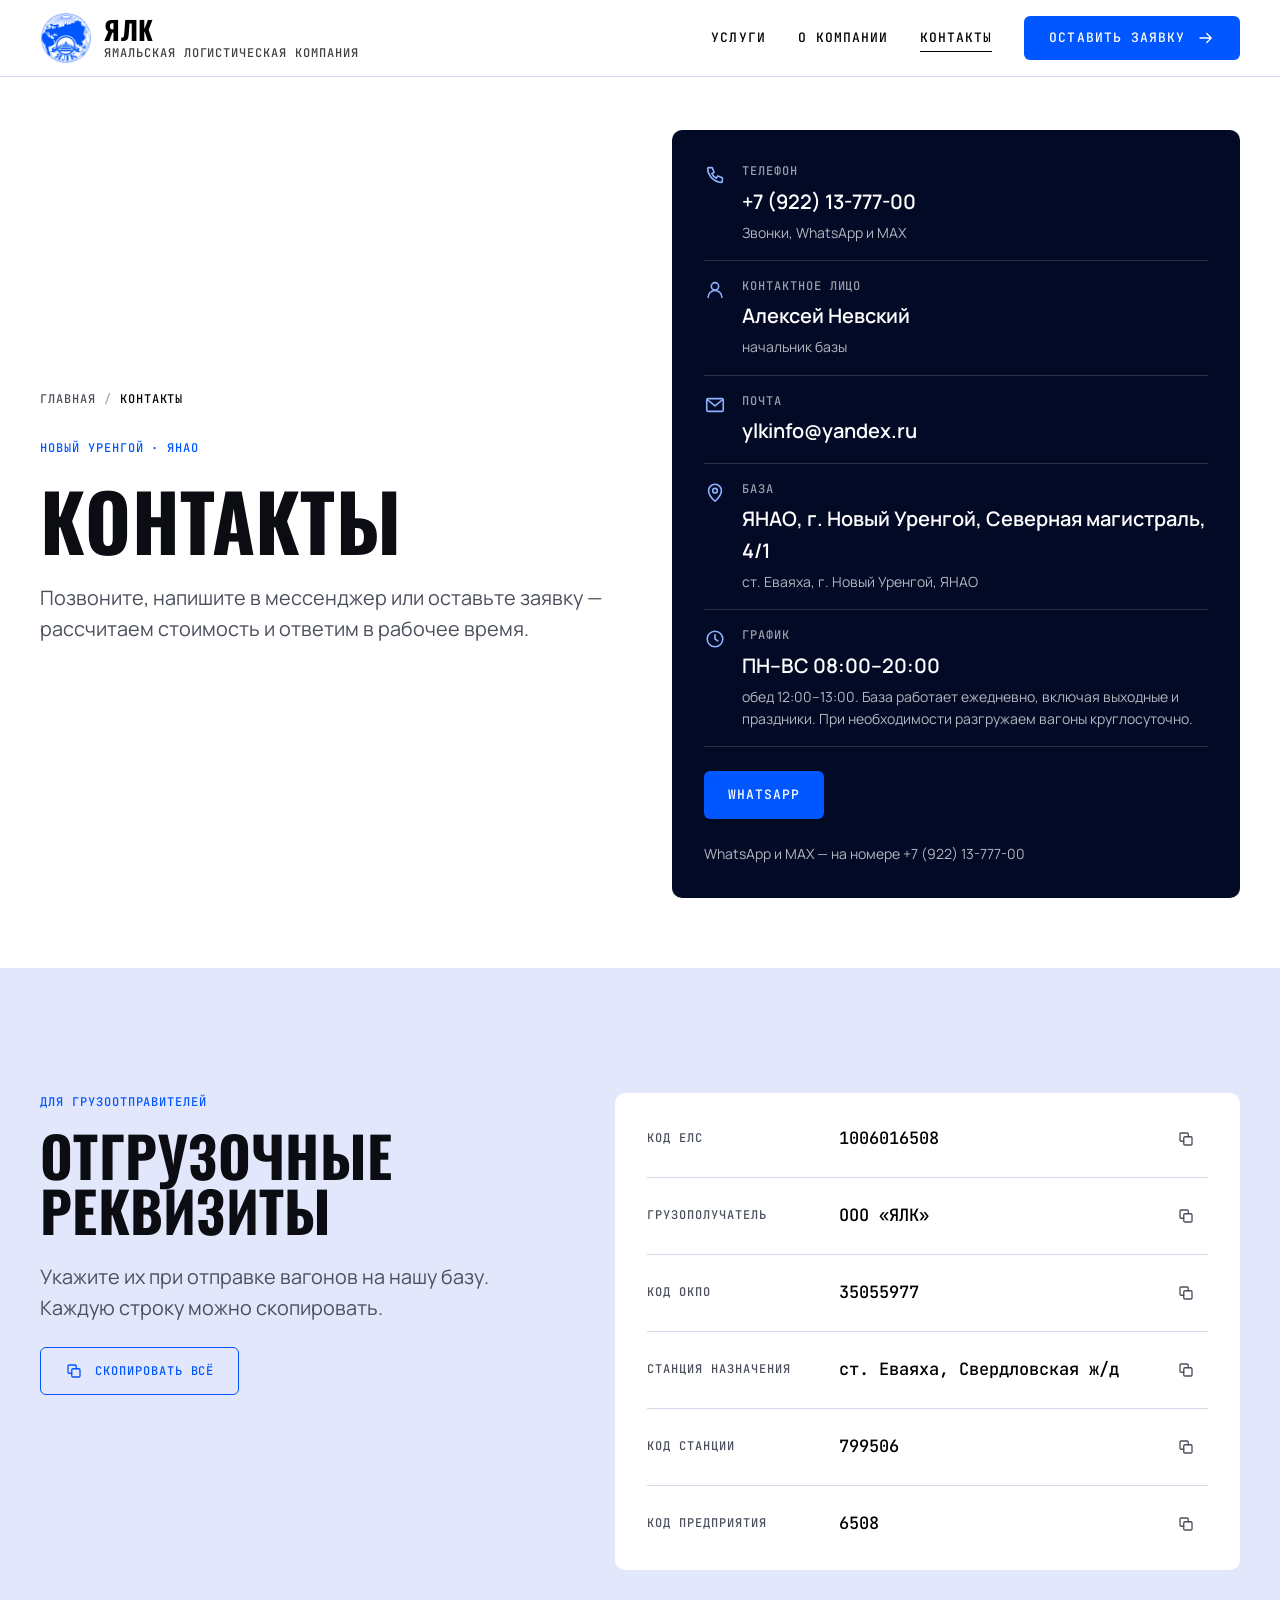
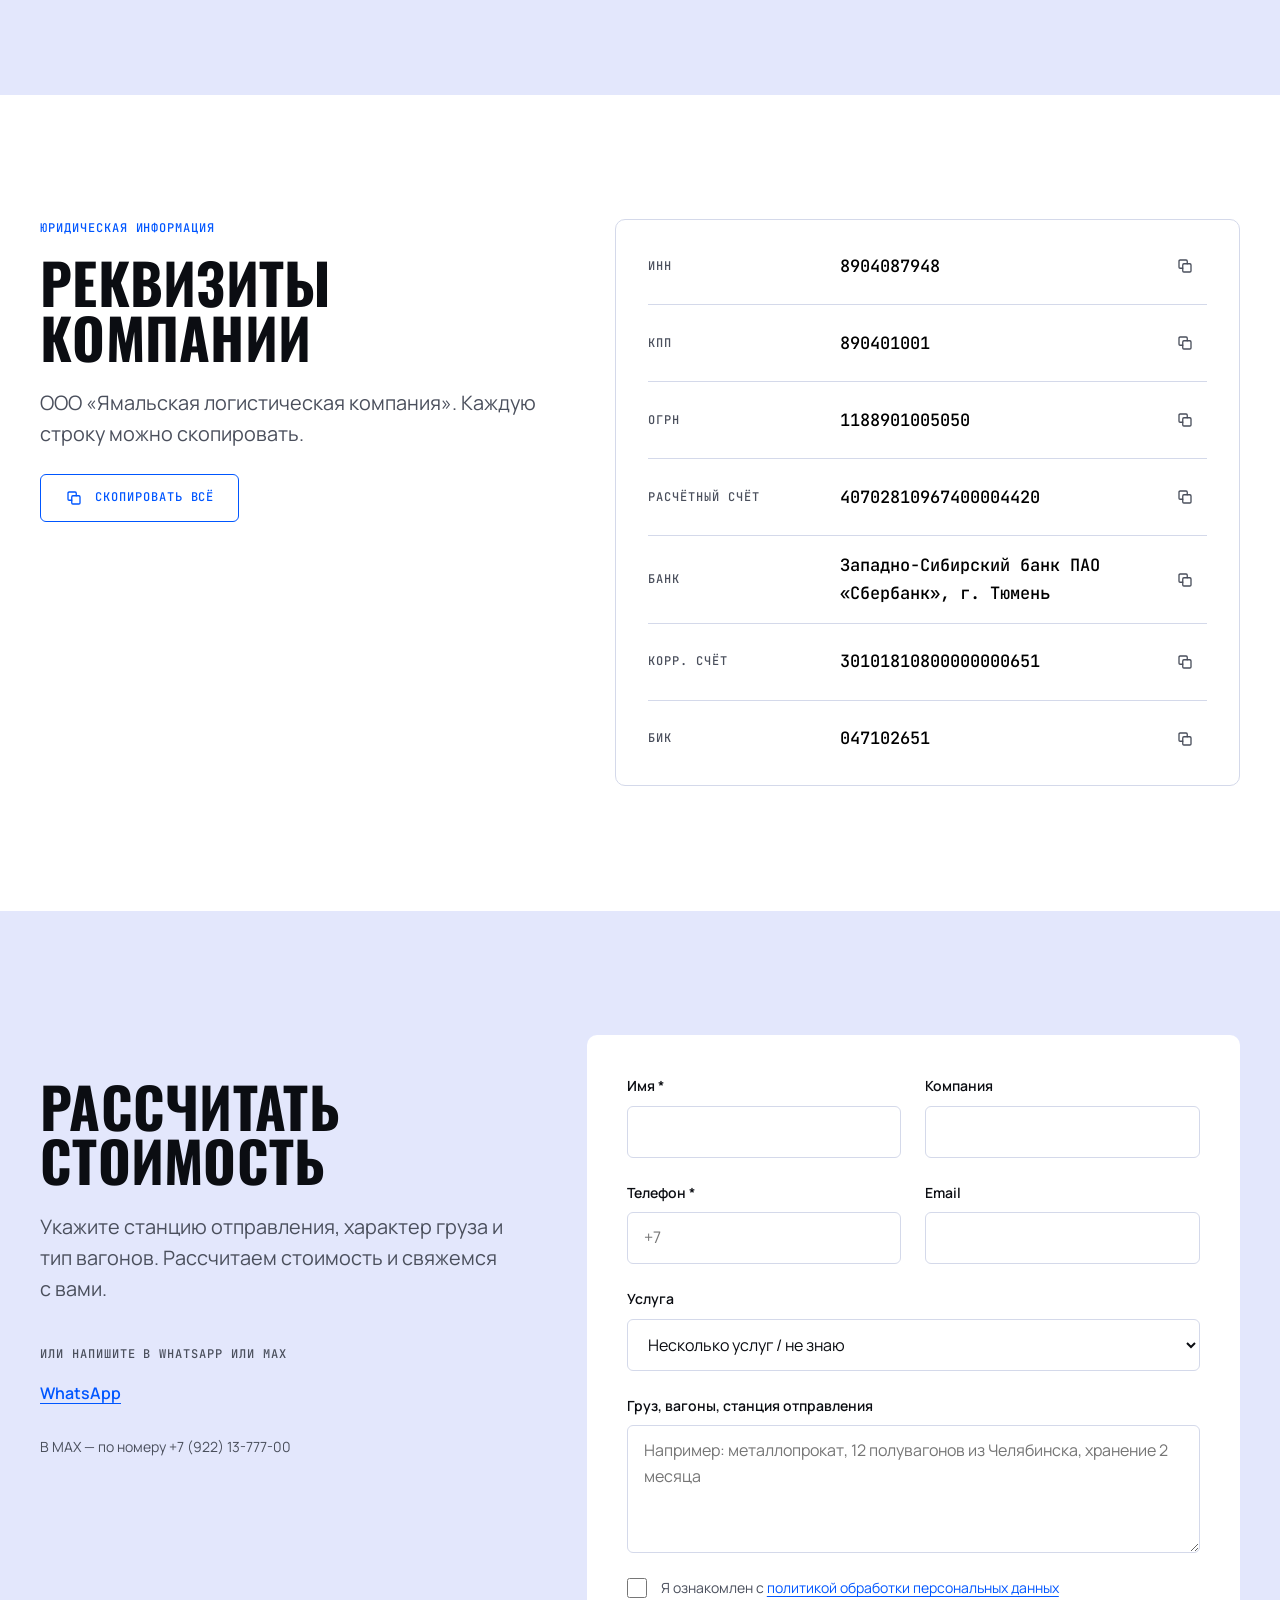
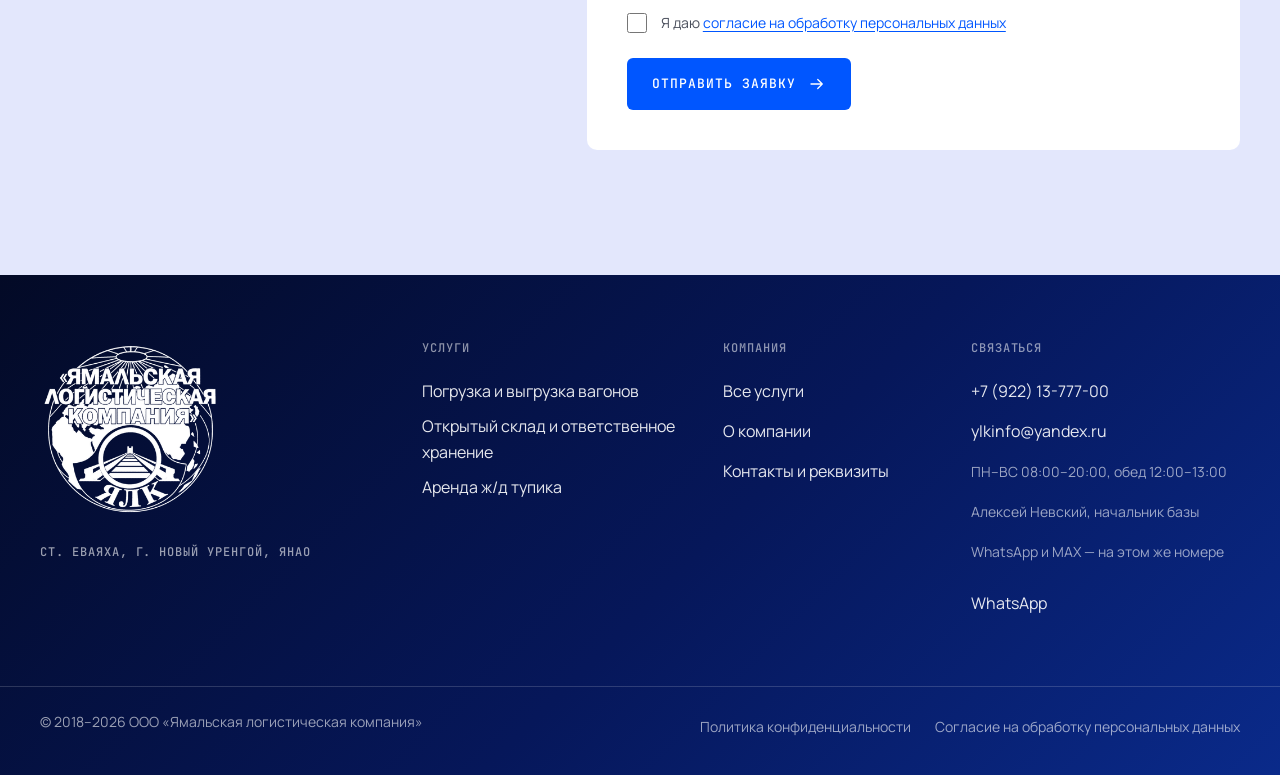
<file: kontakty/index.html>
<!DOCTYPE html><html lang="ru"><head><meta charset="utf-8"><meta name="robots" content="noindex, nofollow"><meta name="viewport" content="width=device-width, initial-scale=1, viewport-fit=cover"><title>Контакты ЯЛК — база на станции Еваяха, Новый Уренгой</title><meta name="description" content="Контакты ООО «Ямальская логистическая компания»: телефон, почта, база на станции Еваяха, график работы, отгрузочные и юридические реквизиты."><meta name="theme-color" content="#ffffff"><meta name="format-detection" content="telephone=no"><link rel="icon" href="../favicon.ico" sizes="48x48"><link rel="icon" href="../favicon-32.png" type="image/png" sizes="32x32"><link rel="apple-touch-icon" href="../apple-touch-icon.png"><link rel="manifest" href="../manifest.webmanifest"><meta property="og:type" content="website"><meta property="og:locale" content="ru_RU"><meta property="og:site_name" content="ЯЛК — Ямальская логистическая компания"><meta property="og:title" content="Контакты ЯЛК — база на станции Еваяха, Новый Уренгой"><meta property="og:description" content="Контакты ООО «Ямальская логистическая компания»: телефон, почта, база на станции Еваяха, график работы, отгрузочные и юридические реквизиты."><meta property="og:url" content="https://ylk-novyi-urengoi.ru/kontakty/"><meta property="og:image" content="https://ylk-novyi-urengoi.ru/og.jpg"><meta property="og:image:width" content="1200"><meta property="og:image:height" content="630"><meta name="twitter:card" content="summary_large_image"><script type="application/ld+json">{"@context":"https://schema.org","@type":"LocalBusiness","name":"ООО «Ямальская логистическая компания»","alternateName":"ЯЛК","url":"https://ylk-novyi-urengoi.ru/","logo":"https://ylk-novyi-urengoi.ru/icon-512.png","image":"https://ylk-novyi-urengoi.ru/og.jpg","description":"Погрузка и выгрузка ж/д вагонов, открытый склад и ответственное хранение грузов на станции Еваяха в Новом Уренгое.","areaServed":"Новый Уренгой, ЯНАО","foundingDate":"2018","taxID":"8904087948","identifier":"1188901005050","openingHours":"Mo-Su 08:00-20:00","address":{"@type":"PostalAddress","streetAddress":"Северная магистраль, 4/1","addressLocality":"Новый Уренгой","addressRegion":"ЯНАО","addressCountry":"RU"},"telephone":"+7 (922) 13-777-00","email":"ylkinfo@yandex.ru","makesOffer":[{"@type":"Offer","itemOffered":{"@type":"Service","name":"Погрузка и выгрузка вагонов"}},{"@type":"Offer","itemOffered":{"@type":"Service","name":"Открытый склад и ответственное хранение"}},{"@type":"Offer","itemOffered":{"@type":"Service","name":"Аренда ж/д тупика"}}]}</script><script>document.documentElement.classList.add('js');</script><link rel="stylesheet" href="../_astro/Base.DZZUJ-su.css"><style>.ph[data-astro-cid-75ysl5lo]{padding-top:calc(var(--header-h) + clamp(2rem, 1rem + 3vw, 4rem));padding-bottom:clamp(3rem,2rem + 3vw,5rem)}.ph__grid[data-astro-cid-75ysl5lo]{gap:var(--s-7);display:grid}@media (width>=960px){.ph__grid[data-astro-cid-75ysl5lo][data-has-image]{gap:var(--s-8);grid-template-columns:minmax(0,1fr) minmax(0,1fr);align-items:center}}.ph__text[data-astro-cid-75ysl5lo]{gap:var(--s-5);align-content:start;display:grid}.ph__crumbs[data-astro-cid-75ysl5lo] ol[data-astro-cid-75ysl5lo]{gap:var(--s-2);color:var(--c-muted);flex-wrap:wrap;display:flex}.ph__crumbs[data-astro-cid-75ysl5lo] li[data-astro-cid-75ysl5lo]+li[data-astro-cid-75ysl5lo]:before{content:"/";margin-right:var(--s-2);opacity:.5}.ph__crumbs[data-astro-cid-75ysl5lo] a[data-astro-cid-75ysl5lo]{align-items:center;min-height:32px;display:inline-flex}@media (hover:hover){.ph__crumbs[data-astro-cid-75ysl5lo] a[data-astro-cid-75ysl5lo]:hover{color:var(--c-blue)}}.ph__crumbs[data-astro-cid-75ysl5lo] [data-astro-cid-75ysl5lo][aria-current]{min-height:32px;color:var(--c-ink);align-items:center;display:inline-flex}.ph__eyebrow[data-astro-cid-75ysl5lo]{color:var(--c-blue)}.ph__title[data-astro-cid-75ysl5lo]{max-width:14ch}.ph__actions[data-astro-cid-75ysl5lo]:empty{display:none}.ph__actions[data-astro-cid-75ysl5lo]{gap:var(--s-3);margin-top:var(--s-2);flex-wrap:wrap;display:flex}.ph__media[data-astro-cid-75ysl5lo]{aspect-ratio:4/3;border-radius:var(--radius-lg);background:var(--c-lavender);position:relative;overflow:hidden}.ph__media[data-astro-cid-75ysl5lo] img{object-fit:cover;width:100%;height:100%}.ph__fact[data-astro-cid-75ysl5lo]{left:var(--s-4);bottom:var(--s-4);max-width:calc(100% - 2 * var(--s-4));padding:var(--s-3) var(--s-4);border-radius:var(--radius);background:var(--c-white);color:var(--c-blue);font-weight:600;position:absolute}@media (prefers-reduced-motion:no-preference){.ph__text[data-astro-cid-75ysl5lo]>[data-astro-cid-75ysl5lo],.ph__aside[data-astro-cid-75ysl5lo],.ph__media[data-astro-cid-75ysl5lo]{animation:ph-rise .9s var(--ease-out) both}.ph__text[data-astro-cid-75ysl5lo]>[data-astro-cid-75ysl5lo]:nth-child(2){animation-delay:80ms}.ph__text[data-astro-cid-75ysl5lo]>[data-astro-cid-75ysl5lo]:nth-child(3){animation-delay:.16s}.ph__text[data-astro-cid-75ysl5lo]>[data-astro-cid-75ysl5lo]:nth-child(4){animation-delay:.24s}.ph__text[data-astro-cid-75ysl5lo]>[data-astro-cid-75ysl5lo]:nth-child(5){animation-delay:.32s}.ph__aside[data-astro-cid-75ysl5lo]{animation-delay:.24s}.ph__media[data-astro-cid-75ysl5lo]{animation-name:ph-reveal;animation-duration:1.1s;animation-delay:.2s}}@keyframes ph-rise{0%{opacity:0;transform:translateY(24px)}}@keyframes ph-reveal{0%{clip-path:inset(100% 0 0 0 round var(--radius-lg))}to{clip-path:inset(0 0 0 0 round var(--radius-lg))}}
.ship--lavender[data-astro-cid-k2ntihyf]{background:var(--c-lavender)}.ship--white[data-astro-cid-k2ntihyf] .ship__list[data-astro-cid-k2ntihyf]{border:1px solid var(--c-line)}.ship__grid[data-astro-cid-k2ntihyf]{gap:var(--s-6);display:grid}@media (width>=960px){.ship__grid[data-astro-cid-k2ntihyf]{gap:var(--s-8);grid-template-columns:minmax(0,.9fr) minmax(0,1.1fr);align-items:start}}.ship__eyebrow[data-astro-cid-k2ntihyf]{margin-bottom:var(--s-4);color:var(--c-blue)}.ship__lead[data-astro-cid-k2ntihyf]{margin-top:var(--s-5)}.ship__all[data-astro-cid-k2ntihyf]{align-items:center;gap:var(--s-3);min-height:48px;margin-top:var(--s-5);padding:0 var(--s-5);border:1.5px solid var(--c-blue);border-radius:var(--radius);color:var(--c-blue);cursor:pointer;transition:background-color var(--d-fast) var(--ease), color var(--d-fast) var(--ease);background:0 0;display:inline-flex}.ship__all[data-astro-cid-k2ntihyf].is-copied,.ship__all[data-astro-cid-k2ntihyf]:active{background:var(--c-blue);color:var(--c-white)}@media (hover:hover){.ship__all[data-astro-cid-k2ntihyf]:hover{background:var(--c-blue);color:var(--c-white)}}.ship__list[data-astro-cid-k2ntihyf]{background:var(--c-white);border-radius:var(--radius-lg);padding:var(--s-2) clamp(1rem, .5rem + 2vw, 2rem)}.ship__row[data-astro-cid-k2ntihyf]{gap:var(--s-1);padding-block:var(--s-4);border-bottom:1px solid var(--c-line);display:grid}.ship__row[data-astro-cid-k2ntihyf]:last-child{border-bottom:0}@media (width>=560px){.ship__row[data-astro-cid-k2ntihyf]{align-items:center;gap:var(--s-4);grid-template-columns:11rem 1fr}}.ship__row[data-astro-cid-k2ntihyf] dt[data-astro-cid-k2ntihyf]{color:var(--c-muted)}.ship__row[data-astro-cid-k2ntihyf] dd[data-astro-cid-k2ntihyf]{justify-content:space-between;align-items:center;gap:var(--s-3);display:flex}.ship__value[data-astro-cid-k2ntihyf]{font-family:var(--f-mono);color:var(--c-ink);font-size:1.0625rem;font-weight:500}.ship__copy[data-astro-cid-k2ntihyf]{border-radius:var(--radius);width:44px;height:44px;color:var(--c-muted);cursor:pointer;transition:color var(--d-fast) var(--ease), background-color var(--d-fast) var(--ease);background:0 0;border:0;flex:none;place-items:center;display:grid}@media (hover:hover){.ship__copy[data-astro-cid-k2ntihyf]:hover{color:var(--c-blue);background:var(--c-lavender)}}.ship__copy[data-astro-cid-k2ntihyf] .swap__on{color:var(--c-success)}
.contact[data-astro-cid-ltd53nb3]{border-radius:var(--radius-lg);background:var(--c-midnight);color:var(--c-white);padding:clamp(1.25rem,1rem + 1.5vw,2rem)}.contact__list[data-astro-cid-ltd53nb3]{display:grid}.contact__list[data-astro-cid-ltd53nb3] li[data-astro-cid-ltd53nb3]{gap:var(--s-4);padding-block:var(--s-4);border-bottom:1px solid var(--c-line-dark);grid-template-columns:22px 1fr;display:grid}.contact__list[data-astro-cid-ltd53nb3] li[data-astro-cid-ltd53nb3]:first-child{padding-top:0}.contact__list[data-astro-cid-ltd53nb3] svg{color:var(--c-blue-soft);margin-top:2px}.contact__label[data-astro-cid-ltd53nb3]{color:#fff9}.contact__value[data-astro-cid-ltd53nb3]{margin-top:var(--s-1);font-size:1.25rem;font-weight:600;display:inline-block}.contact__note[data-astro-cid-ltd53nb3]{margin-top:var(--s-1);font-size:var(--t-small);color:#ffffffb3}.contact__msg[data-astro-cid-ltd53nb3]{gap:var(--s-3);margin-top:var(--s-5);flex-wrap:wrap;display:flex}.contact__btn[data-astro-cid-ltd53nb3]{min-height:48px;padding:0 var(--s-5);border-radius:var(--radius);background:var(--c-blue);font-family:var(--f-mono);letter-spacing:.08em;text-transform:uppercase;transition:background-color var(--d-fast) var(--ease);align-items:center;font-size:.8125rem;display:inline-flex}@media (hover:hover){.contact__btn[data-astro-cid-ltd53nb3]:hover{background:var(--c-blue-hover)}}.contact__social[data-astro-cid-ltd53nb3]{margin-top:var(--s-5);font-size:var(--t-small);color:#ffffffb3}
.lead-form__grid[data-astro-cid-sevzbneq]{gap:var(--s-7);display:grid}@media (width>=960px){.lead-form__grid[data-astro-cid-sevzbneq]{gap:var(--s-8);grid-template-columns:minmax(0,.85fr) minmax(0,1.15fr);align-items:start}}.lead-form__intro[data-astro-cid-sevzbneq]{gap:var(--s-5);display:grid}.lead-form__eyebrow[data-astro-cid-sevzbneq]{color:var(--c-blue)}.form__trap[data-astro-cid-sevzbneq]{width:1px;height:1px;position:absolute;left:-9999px;overflow:hidden}.lead-form__alt[data-astro-cid-sevzbneq]{gap:var(--s-2);margin-top:var(--s-4);color:var(--c-muted);display:grid}.lead-form__max[data-astro-cid-sevzbneq]{margin-top:var(--s-3);font-size:var(--t-small);color:var(--c-muted)}.lead-form__alt[data-astro-cid-sevzbneq] ul[data-astro-cid-sevzbneq]{gap:var(--s-5);display:flex}.lead-form__alt[data-astro-cid-sevzbneq] a[data-astro-cid-sevzbneq]{min-height:44px;color:var(--c-blue);text-underline-offset:4px;align-items:center;font-weight:600;text-decoration:underline;display:inline-flex}.form[data-astro-cid-sevzbneq]{gap:var(--s-5);background:var(--c-white);border-radius:var(--radius-lg);padding:clamp(1.25rem,1rem + 2vw,2.5rem);display:grid}.form__row[data-astro-cid-sevzbneq]{gap:var(--s-5);display:grid}@media (width>=640px){.form__row[data-astro-cid-sevzbneq]{grid-template-columns:1fr 1fr}}.field[data-astro-cid-sevzbneq]{gap:var(--s-2);display:grid}.field[data-astro-cid-sevzbneq] label[data-astro-cid-sevzbneq]{font-size:var(--t-small);font-weight:600}.field[data-astro-cid-sevzbneq] input[data-astro-cid-sevzbneq],.field[data-astro-cid-sevzbneq] select[data-astro-cid-sevzbneq],.field[data-astro-cid-sevzbneq] textarea[data-astro-cid-sevzbneq]{width:100%;min-height:52px;padding:var(--s-3) var(--s-4);border:1.5px solid var(--c-line);border-radius:var(--radius);background:var(--c-white);transition:border-color var(--d-fast) var(--ease);font-size:1rem}.field[data-astro-cid-sevzbneq] textarea[data-astro-cid-sevzbneq]{resize:vertical;min-height:120px}.field[data-astro-cid-sevzbneq] input[data-astro-cid-sevzbneq]:focus-visible,.field[data-astro-cid-sevzbneq] select[data-astro-cid-sevzbneq]:focus-visible,.field[data-astro-cid-sevzbneq] textarea[data-astro-cid-sevzbneq]:focus-visible{border-color:var(--c-blue);outline:none;box-shadow:0 0 0 3px #0056ff2e}.field[data-astro-cid-sevzbneq] [data-astro-cid-sevzbneq][aria-invalid=true]{border-color:var(--c-danger)}.field__err[data-astro-cid-sevzbneq]{font-size:var(--t-small);color:var(--c-danger)}.form__checks[data-astro-cid-sevzbneq]{gap:var(--s-3);display:grid}.check[data-astro-cid-sevzbneq]{gap:var(--s-3);font-size:var(--t-small);color:var(--c-muted);cursor:pointer;grid-template-columns:22px 1fr;align-items:start;display:grid}.check[data-astro-cid-sevzbneq] input[data-astro-cid-sevzbneq]{width:20px;height:20px;accent-color:var(--c-blue);margin:1px 0 0}.check[data-astro-cid-sevzbneq] a[data-astro-cid-sevzbneq]{color:var(--c-blue);text-underline-offset:3px;text-decoration:underline}.form__submit[data-astro-cid-sevzbneq]{align-items:center;gap:var(--s-4);flex-wrap:wrap;display:flex}.form__status[data-astro-cid-sevzbneq]{font-size:var(--t-small);color:var(--c-muted)}.form__status[data-astro-cid-sevzbneq][data-state=ok]{color:var(--c-success)}.form__status[data-astro-cid-sevzbneq][data-state=error]{color:var(--c-danger)}
</style></head><body><a class="skip-link" href="#main">Перейти к содержанию</a><header class="header" data-header data-astro-cid-nen7h5rs><div class="container header__bar" data-astro-cid-nen7h5rs><a class="brand" href="../" aria-label="ООО «Ямальская логистическая компания» — на главную" data-astro-cid-nen7h5rs><span class="brand__mark" data-astro-cid-nen7h5rs><img src="../_astro/yalc-header-white-2000.Bx3GIMK3_1RJU2K.webp" alt loading="eager" data-astro-cid-nen7h5rs="true" decoding="async" width="112" height="112" class="brand__logo brand__logo--white"><img src="../_astro/yalc-header-blue-2000.CWZy5vtB_1dJcQ1.webp" alt loading="eager" data-astro-cid-nen7h5rs="true" decoding="async" width="112" height="112" class="brand__logo brand__logo--blue"></span><span class="brand__text" data-astro-cid-nen7h5rs><span class="brand__name" data-astro-cid-nen7h5rs>ЯЛК</span><span class="brand__sub" data-astro-cid-nen7h5rs>Ямальская логистическая компания</span></span></a><nav class="nav" aria-label="Основное меню" data-astro-cid-nen7h5rs><ul role="list" class="nav__list" data-astro-cid-nen7h5rs><li data-astro-cid-nen7h5rs><a href="../uslugi/" class="nav__link" data-astro-cid-nen7h5rs>Услуги</a></li><li data-astro-cid-nen7h5rs><a href="../o-kompanii/" class="nav__link" data-astro-cid-nen7h5rs>О компании</a></li><li data-astro-cid-nen7h5rs><a href="../kontakty/" class="nav__link" aria-current="page" data-astro-cid-nen7h5rs>Контакты</a></li></ul><a href="#zayavka" data-astro-cid-nen7h5rs="true" data-astro-cid-ekguhzzh="true" class="btn btn--primary nav__cta"><span data-astro-cid-ekguhzzh>Оставить заявку</span><svg class="btn__arrow" width="18" height="18" viewBox="0 0 24 24" fill="none" stroke="currentColor" stroke-width="1.75" stroke-linecap="round" stroke-linejoin="round" aria-hidden="true" focusable="false"><path d="M4 12h15M13 6l6 6-6 6"/></svg></a></nav><button class="burger swap" type="button" aria-expanded="false" aria-controls="mobile-menu" data-burger data-astro-cid-nen7h5rs><span class="sr-only" data-astro-cid-nen7h5rs>Открыть меню</span><svg class="swap__off" width="26" height="26" viewBox="0 0 24 24" fill="none" stroke="currentColor" stroke-width="1.75" stroke-linecap="round" stroke-linejoin="round" aria-hidden="true" focusable="false"><path d="M3 7h18M3 12h18M3 17h18"/></svg><svg class="swap__on" width="26" height="26" viewBox="0 0 24 24" fill="none" stroke="currentColor" stroke-width="1.75" stroke-linecap="round" stroke-linejoin="round" aria-hidden="true" focusable="false"><path d="M6 6l12 12M18 6L6 18"/></svg></button></div><div class="mobile" id="mobile-menu" hidden data-mobile data-astro-cid-nen7h5rs><div class="container mobile__inner" data-astro-cid-nen7h5rs><p class="mono mobile__label mobile__item" style="--m:0" data-astro-cid-nen7h5rs>Услуги</p><ul role="list" class="mobile__services" data-astro-cid-nen7h5rs><li class="mobile__item" style="--m:1" data-astro-cid-nen7h5rs><a href="../uslugi/priem-i-razgruzka-vagonov/" data-astro-cid-nen7h5rs>Погрузка и выгрузка вагонов</a></li><li class="mobile__item" style="--m:2" data-astro-cid-nen7h5rs><a href="../uslugi/obrabotka-i-hranenie-gruzov/" data-astro-cid-nen7h5rs>Открытый склад и ответственное хранение</a></li><li class="mobile__item" style="--m:3" data-astro-cid-nen7h5rs><a href="../uslugi/arenda-zhd-tupika/" data-astro-cid-nen7h5rs>Аренда ж/д тупика</a></li></ul><ul role="list" class="mobile__nav" data-astro-cid-nen7h5rs><li class="mobile__item" style="--m:4" data-astro-cid-nen7h5rs><a href="../uslugi/" data-astro-cid-nen7h5rs>Услуги</a></li><li class="mobile__item" style="--m:5" data-astro-cid-nen7h5rs><a href="../o-kompanii/" data-astro-cid-nen7h5rs>О компании</a></li><li class="mobile__item" style="--m:6" data-astro-cid-nen7h5rs><a href="../kontakty/" data-astro-cid-nen7h5rs>Контакты</a></li></ul><div class="mobile__item" style="--m:7" data-astro-cid-nen7h5rs><a href="#zayavka" data-close-menu="true" data-astro-cid-nen7h5rs="true" data-astro-cid-ekguhzzh="true" class="btn btn--primary mobile__cta"><span data-astro-cid-ekguhzzh>Оставить заявку</span><svg class="btn__arrow" width="18" height="18" viewBox="0 0 24 24" fill="none" stroke="currentColor" stroke-width="1.75" stroke-linecap="round" stroke-linejoin="round" aria-hidden="true" focusable="false"><path d="M4 12h15M13 6l6 6-6 6"/></svg></a></div></div></div></header><script type="module">var e=document.querySelector(`[data-header]`),t=e.querySelector(`[data-burger]`),n=e.querySelector(`[data-mobile]`),r=()=>e.classList.toggle(`is-scrolled`,window.scrollY>24);r(),window.addEventListener(`scroll`,r,{passive:!0});var i=r=>{t.setAttribute(`aria-expanded`,String(r)),t.toggleAttribute(`data-on`,r),t.querySelector(`.sr-only`).textContent=r?`Закрыть меню`:`Открыть меню`,n.hidden=!r,e.classList.toggle(`is-open`,r),document.documentElement.style.overflow=r?`hidden`:``,document.querySelectorAll(`main, footer, .skip-link`).forEach(e=>e.inert=r)};t.addEventListener(`click`,()=>i(t.getAttribute(`aria-expanded`)!==`true`)),n.addEventListener(`click`,e=>{e.target.closest(`a`)&&i(!1)}),document.addEventListener(`keydown`,n=>{n.key===`Escape`&&e.classList.contains(`is-open`)&&(i(!1),t.focus())}),window.matchMedia(`(min-width: 960px)`).addEventListener(`change`,e=>e.matches&&i(!1));</script><main id="main"><section class="ph" aria-labelledby="page-title" data-astro-cid-75ysl5lo><div class="container ph__grid" data-has-image data-astro-cid-75ysl5lo><div class="ph__text" data-astro-cid-75ysl5lo><nav aria-label="Навигационная цепочка" class="ph__crumbs mono" data-astro-cid-75ysl5lo><ol role="list" data-astro-cid-75ysl5lo><li data-astro-cid-75ysl5lo><a href="../" data-astro-cid-75ysl5lo>Главная</a></li><li data-astro-cid-75ysl5lo><span aria-current="page" data-astro-cid-75ysl5lo>Контакты</span></li></ol></nav><p class="mono ph__eyebrow" data-astro-cid-75ysl5lo>Новый Уренгой · ЯНАО</p><h1 id="page-title" class="display h1 ph__title" data-astro-cid-75ysl5lo>Контакты</h1><p class="lead ph__lead" data-astro-cid-75ysl5lo>Позвоните, напишите в мессенджер или оставьте заявку — рассчитаем стоимость и ответим в рабочее время.</p><div class="ph__actions" data-astro-cid-75ysl5lo></div></div><div class="ph__aside" data-astro-cid-75ysl5lo><div class="contact" data-astro-cid-ltd53nb3><ul role="list" class="contact__list" data-astro-cid-ltd53nb3><li data-astro-cid-ltd53nb3><svg width="22" height="22" viewBox="0 0 24 24" fill="none" stroke="currentColor" stroke-width="1.75" stroke-linecap="round" stroke-linejoin="round" aria-hidden="true" focusable="false"><path d="M5 4h4l2 5-2.5 1.5a11 11 0 0 0 5 5L15 13l5 2v4a1 1 0 0 1-1 1A16 16 0 0 1 4 5a1 1 0 0 1 1-1z"/></svg><div data-astro-cid-ltd53nb3><p class="mono contact__label" data-astro-cid-ltd53nb3>Телефон</p><a href="tel:+79221377700" class="contact__value" data-astro-cid-ltd53nb3>+7 (922) 13-777-00</a><p class="contact__note" data-astro-cid-ltd53nb3>Звонки, WhatsApp и MAX</p></div></li><li data-astro-cid-ltd53nb3><svg width="22" height="22" viewBox="0 0 24 24" fill="none" stroke="currentColor" stroke-width="1.75" stroke-linecap="round" stroke-linejoin="round" aria-hidden="true" focusable="false"><circle cx="12" cy="8" r="4"/><path d="M4.5 20a7.5 7.5 0 0 1 15 0"/></svg><div data-astro-cid-ltd53nb3><p class="mono contact__label" data-astro-cid-ltd53nb3>Контактное лицо</p><p class="contact__value" data-astro-cid-ltd53nb3>Алексей Невский</p><p class="contact__note" data-astro-cid-ltd53nb3>начальник базы</p></div></li><li data-astro-cid-ltd53nb3><svg width="22" height="22" viewBox="0 0 24 24" fill="none" stroke="currentColor" stroke-width="1.75" stroke-linecap="round" stroke-linejoin="round" aria-hidden="true" focusable="false"><rect x="3" y="5" width="18" height="14" rx="1.5"/><path d="M3.5 6l8.5 7 8.5-7"/></svg><div data-astro-cid-ltd53nb3><p class="mono contact__label" data-astro-cid-ltd53nb3>Почта</p><a href="mailto:ylkinfo@yandex.ru" class="contact__value" data-astro-cid-ltd53nb3>ylkinfo@yandex.ru</a></div></li><li data-astro-cid-ltd53nb3><svg width="22" height="22" viewBox="0 0 24 24" fill="none" stroke="currentColor" stroke-width="1.75" stroke-linecap="round" stroke-linejoin="round" aria-hidden="true" focusable="false"><path d="M12 21s7-6.2 7-11.5A7 7 0 0 0 5 9.5C5 14.8 12 21 12 21z"/><circle cx="12" cy="9.5" r="2.5"/></svg><div data-astro-cid-ltd53nb3><p class="mono contact__label" data-astro-cid-ltd53nb3>База</p><p class="contact__value" data-astro-cid-ltd53nb3>ЯНАО, г. Новый Уренгой, Северная магистраль, 4/1</p><p class="contact__note" data-astro-cid-ltd53nb3>ст. Еваяха, г. Новый Уренгой, ЯНАО</p></div></li><li data-astro-cid-ltd53nb3><svg width="22" height="22" viewBox="0 0 24 24" fill="none" stroke="currentColor" stroke-width="1.75" stroke-linecap="round" stroke-linejoin="round" aria-hidden="true" focusable="false"><circle cx="12" cy="12" r="8.5"/><path d="M12 7.5V12l3 2"/></svg><div data-astro-cid-ltd53nb3><p class="mono contact__label" data-astro-cid-ltd53nb3>График</p><p class="contact__value" data-astro-cid-ltd53nb3>ПН–ВС 08:00–20:00</p><p class="contact__note" data-astro-cid-ltd53nb3>обед 12:00–13:00. База работает ежедневно, включая выходные и праздники. При необходимости разгружаем вагоны круглосуточно.</p></div></li></ul><div class="contact__msg" data-astro-cid-ltd53nb3><a href="https://wa.me/79221377700" class="contact__btn" target="_blank" rel="noopener noreferrer" data-astro-cid-ltd53nb3>WhatsApp</a></div><p class="contact__social" data-astro-cid-ltd53nb3>WhatsApp и MAX — на номере +7 (922) 13-777-00</p></div></div></div></section><script type="application/ld+json">{"@context":"https://schema.org","@type":"BreadcrumbList","itemListElement":[{"@type":"ListItem","position":1,"name":"Главная","item":"https://ylk-novyi-urengoi.ru/"},{"@type":"ListItem","position":2,"name":"Контакты"}]}</script><section class="section ship ship--lavender" aria-labelledby="ship-title" data-ship data-astro-cid-k2ntihyf><div class="container ship__grid" data-astro-cid-k2ntihyf><div data-astro-cid-k2ntihyf><p class="mono ship__eyebrow" data-reveal data-astro-cid-k2ntihyf>Для грузоотправителей</p><h2 id="ship-title" class="display h2" data-reveal style="--i:1" data-astro-cid-k2ntihyf>Отгрузочные реквизиты</h2><p class="lead ship__lead" data-reveal style="--i:2" data-astro-cid-k2ntihyf>Укажите их при отправке вагонов на нашу базу. Каждую строку можно скопировать.</p><button type="button" class="ship__all mono" data-copy="Код ЕЛС: 1006016508
Грузополучатель: ООО «ЯЛК»
Код ОКПО: 35055977
Станция назначения: ст. Еваяха, Свердловская ж/д
Код станции: 799506
Код предприятия: 6508" data-reveal style="--i:3" data-astro-cid-k2ntihyf><svg width="18" height="18" viewBox="0 0 24 24" fill="none" stroke="currentColor" stroke-width="1.75" stroke-linecap="round" stroke-linejoin="round" aria-hidden="true" focusable="false"><rect x="9" y="9" width="11" height="11" rx="1.5"/><path d="M15 9V5.5A1.5 1.5 0 0 0 13.5 4h-8A1.5 1.5 0 0 0 4 5.5v8A1.5 1.5 0 0 0 5.5 15H9"/></svg><span data-label data-astro-cid-k2ntihyf>Скопировать всё</span></button></div><dl class="ship__list" data-reveal style="--i:1" data-astro-cid-k2ntihyf><div class="ship__row" data-astro-cid-k2ntihyf><dt class="mono" data-astro-cid-k2ntihyf>Код ЕЛС</dt><dd data-astro-cid-k2ntihyf><span class="ship__value" data-astro-cid-k2ntihyf>1006016508</span><button type="button" class="ship__copy swap" data-copy="1006016508" aria-label="Скопировать: Код ЕЛС" data-astro-cid-k2ntihyf><svg class="swap__off" width="18" height="18" viewBox="0 0 24 24" fill="none" stroke="currentColor" stroke-width="1.75" stroke-linecap="round" stroke-linejoin="round" aria-hidden="true" focusable="false"><rect x="9" y="9" width="11" height="11" rx="1.5"/><path d="M15 9V5.5A1.5 1.5 0 0 0 13.5 4h-8A1.5 1.5 0 0 0 4 5.5v8A1.5 1.5 0 0 0 5.5 15H9"/></svg><svg class="swap__on" width="18" height="18" viewBox="0 0 24 24" fill="none" stroke="currentColor" stroke-width="1.75" stroke-linecap="round" stroke-linejoin="round" aria-hidden="true" focusable="false"><path d="M5 12.5l4.5 4.5L19 7.5"/></svg></button></dd></div><div class="ship__row" data-astro-cid-k2ntihyf><dt class="mono" data-astro-cid-k2ntihyf>Грузополучатель</dt><dd data-astro-cid-k2ntihyf><span class="ship__value" data-astro-cid-k2ntihyf>ООО «ЯЛК»</span><button type="button" class="ship__copy swap" data-copy="ООО «ЯЛК»" aria-label="Скопировать: Грузополучатель" data-astro-cid-k2ntihyf><svg class="swap__off" width="18" height="18" viewBox="0 0 24 24" fill="none" stroke="currentColor" stroke-width="1.75" stroke-linecap="round" stroke-linejoin="round" aria-hidden="true" focusable="false"><rect x="9" y="9" width="11" height="11" rx="1.5"/><path d="M15 9V5.5A1.5 1.5 0 0 0 13.5 4h-8A1.5 1.5 0 0 0 4 5.5v8A1.5 1.5 0 0 0 5.5 15H9"/></svg><svg class="swap__on" width="18" height="18" viewBox="0 0 24 24" fill="none" stroke="currentColor" stroke-width="1.75" stroke-linecap="round" stroke-linejoin="round" aria-hidden="true" focusable="false"><path d="M5 12.5l4.5 4.5L19 7.5"/></svg></button></dd></div><div class="ship__row" data-astro-cid-k2ntihyf><dt class="mono" data-astro-cid-k2ntihyf>Код ОКПО</dt><dd data-astro-cid-k2ntihyf><span class="ship__value" data-astro-cid-k2ntihyf>35055977</span><button type="button" class="ship__copy swap" data-copy="35055977" aria-label="Скопировать: Код ОКПО" data-astro-cid-k2ntihyf><svg class="swap__off" width="18" height="18" viewBox="0 0 24 24" fill="none" stroke="currentColor" stroke-width="1.75" stroke-linecap="round" stroke-linejoin="round" aria-hidden="true" focusable="false"><rect x="9" y="9" width="11" height="11" rx="1.5"/><path d="M15 9V5.5A1.5 1.5 0 0 0 13.5 4h-8A1.5 1.5 0 0 0 4 5.5v8A1.5 1.5 0 0 0 5.5 15H9"/></svg><svg class="swap__on" width="18" height="18" viewBox="0 0 24 24" fill="none" stroke="currentColor" stroke-width="1.75" stroke-linecap="round" stroke-linejoin="round" aria-hidden="true" focusable="false"><path d="M5 12.5l4.5 4.5L19 7.5"/></svg></button></dd></div><div class="ship__row" data-astro-cid-k2ntihyf><dt class="mono" data-astro-cid-k2ntihyf>Станция назначения</dt><dd data-astro-cid-k2ntihyf><span class="ship__value" data-astro-cid-k2ntihyf>ст. Еваяха, Свердловская ж/д</span><button type="button" class="ship__copy swap" data-copy="ст. Еваяха, Свердловская ж/д" aria-label="Скопировать: Станция назначения" data-astro-cid-k2ntihyf><svg class="swap__off" width="18" height="18" viewBox="0 0 24 24" fill="none" stroke="currentColor" stroke-width="1.75" stroke-linecap="round" stroke-linejoin="round" aria-hidden="true" focusable="false"><rect x="9" y="9" width="11" height="11" rx="1.5"/><path d="M15 9V5.5A1.5 1.5 0 0 0 13.5 4h-8A1.5 1.5 0 0 0 4 5.5v8A1.5 1.5 0 0 0 5.5 15H9"/></svg><svg class="swap__on" width="18" height="18" viewBox="0 0 24 24" fill="none" stroke="currentColor" stroke-width="1.75" stroke-linecap="round" stroke-linejoin="round" aria-hidden="true" focusable="false"><path d="M5 12.5l4.5 4.5L19 7.5"/></svg></button></dd></div><div class="ship__row" data-astro-cid-k2ntihyf><dt class="mono" data-astro-cid-k2ntihyf>Код станции</dt><dd data-astro-cid-k2ntihyf><span class="ship__value" data-astro-cid-k2ntihyf>799506</span><button type="button" class="ship__copy swap" data-copy="799506" aria-label="Скопировать: Код станции" data-astro-cid-k2ntihyf><svg class="swap__off" width="18" height="18" viewBox="0 0 24 24" fill="none" stroke="currentColor" stroke-width="1.75" stroke-linecap="round" stroke-linejoin="round" aria-hidden="true" focusable="false"><rect x="9" y="9" width="11" height="11" rx="1.5"/><path d="M15 9V5.5A1.5 1.5 0 0 0 13.5 4h-8A1.5 1.5 0 0 0 4 5.5v8A1.5 1.5 0 0 0 5.5 15H9"/></svg><svg class="swap__on" width="18" height="18" viewBox="0 0 24 24" fill="none" stroke="currentColor" stroke-width="1.75" stroke-linecap="round" stroke-linejoin="round" aria-hidden="true" focusable="false"><path d="M5 12.5l4.5 4.5L19 7.5"/></svg></button></dd></div><div class="ship__row" data-astro-cid-k2ntihyf><dt class="mono" data-astro-cid-k2ntihyf>Код предприятия</dt><dd data-astro-cid-k2ntihyf><span class="ship__value" data-astro-cid-k2ntihyf>6508</span><button type="button" class="ship__copy swap" data-copy="6508" aria-label="Скопировать: Код предприятия" data-astro-cid-k2ntihyf><svg class="swap__off" width="18" height="18" viewBox="0 0 24 24" fill="none" stroke="currentColor" stroke-width="1.75" stroke-linecap="round" stroke-linejoin="round" aria-hidden="true" focusable="false"><rect x="9" y="9" width="11" height="11" rx="1.5"/><path d="M15 9V5.5A1.5 1.5 0 0 0 13.5 4h-8A1.5 1.5 0 0 0 4 5.5v8A1.5 1.5 0 0 0 5.5 15H9"/></svg><svg class="swap__on" width="18" height="18" viewBox="0 0 24 24" fill="none" stroke="currentColor" stroke-width="1.75" stroke-linecap="round" stroke-linejoin="round" aria-hidden="true" focusable="false"><path d="M5 12.5l4.5 4.5L19 7.5"/></svg></button></dd></div></dl></div><p class="sr-only" role="status" aria-live="polite" data-ship-status data-astro-cid-k2ntihyf></p></section><script type="module">document.querySelectorAll(`[data-ship]`).forEach(e=>{let t=e.querySelector(`[data-ship-status]`);e.querySelectorAll(`[data-copy]`).forEach(e=>{e.addEventListener(`click`,async()=>{try{await navigator.clipboard.writeText(e.dataset.copy),e.classList.add(`is-copied`),e.toggleAttribute(`data-on`,!0);let n=e.querySelector(`[data-label]`),r=n?.textContent;n&&(n.textContent=`Скопировано`),t.textContent=`Скопировано в буфер обмена`,setTimeout(()=>{e.classList.remove(`is-copied`),e.removeAttribute(`data-on`),n&&r&&(n.textContent=r)},1800)}catch{t.textContent=`Не удалось скопировать. Выделите текст вручную.`}})})});</script><section class="section ship ship--white" aria-labelledby="legal-title" data-ship data-astro-cid-k2ntihyf><div class="container ship__grid" data-astro-cid-k2ntihyf><div data-astro-cid-k2ntihyf><p class="mono ship__eyebrow" data-reveal data-astro-cid-k2ntihyf>Юридическая информация</p><h2 id="legal-title" class="display h2" data-reveal style="--i:1" data-astro-cid-k2ntihyf>Реквизиты компании</h2><p class="lead ship__lead" data-reveal style="--i:2" data-astro-cid-k2ntihyf>ООО «Ямальская логистическая компания». Каждую строку можно скопировать.</p><button type="button" class="ship__all mono" data-copy="ИНН: 8904087948
КПП: 890401001
ОГРН: 1188901005050
Расчётный счёт: 40702810967400004420
Банк: Западно-Сибирский банк ПАО «Сбербанк», г. Тюмень
Корр. счёт: 30101810800000000651
БИК: 047102651" data-reveal style="--i:3" data-astro-cid-k2ntihyf><svg width="18" height="18" viewBox="0 0 24 24" fill="none" stroke="currentColor" stroke-width="1.75" stroke-linecap="round" stroke-linejoin="round" aria-hidden="true" focusable="false"><rect x="9" y="9" width="11" height="11" rx="1.5"/><path d="M15 9V5.5A1.5 1.5 0 0 0 13.5 4h-8A1.5 1.5 0 0 0 4 5.5v8A1.5 1.5 0 0 0 5.5 15H9"/></svg><span data-label data-astro-cid-k2ntihyf>Скопировать всё</span></button></div><dl class="ship__list" data-reveal style="--i:1" data-astro-cid-k2ntihyf><div class="ship__row" data-astro-cid-k2ntihyf><dt class="mono" data-astro-cid-k2ntihyf>ИНН</dt><dd data-astro-cid-k2ntihyf><span class="ship__value" data-astro-cid-k2ntihyf>8904087948</span><button type="button" class="ship__copy swap" data-copy="8904087948" aria-label="Скопировать: ИНН" data-astro-cid-k2ntihyf><svg class="swap__off" width="18" height="18" viewBox="0 0 24 24" fill="none" stroke="currentColor" stroke-width="1.75" stroke-linecap="round" stroke-linejoin="round" aria-hidden="true" focusable="false"><rect x="9" y="9" width="11" height="11" rx="1.5"/><path d="M15 9V5.5A1.5 1.5 0 0 0 13.5 4h-8A1.5 1.5 0 0 0 4 5.5v8A1.5 1.5 0 0 0 5.5 15H9"/></svg><svg class="swap__on" width="18" height="18" viewBox="0 0 24 24" fill="none" stroke="currentColor" stroke-width="1.75" stroke-linecap="round" stroke-linejoin="round" aria-hidden="true" focusable="false"><path d="M5 12.5l4.5 4.5L19 7.5"/></svg></button></dd></div><div class="ship__row" data-astro-cid-k2ntihyf><dt class="mono" data-astro-cid-k2ntihyf>КПП</dt><dd data-astro-cid-k2ntihyf><span class="ship__value" data-astro-cid-k2ntihyf>890401001</span><button type="button" class="ship__copy swap" data-copy="890401001" aria-label="Скопировать: КПП" data-astro-cid-k2ntihyf><svg class="swap__off" width="18" height="18" viewBox="0 0 24 24" fill="none" stroke="currentColor" stroke-width="1.75" stroke-linecap="round" stroke-linejoin="round" aria-hidden="true" focusable="false"><rect x="9" y="9" width="11" height="11" rx="1.5"/><path d="M15 9V5.5A1.5 1.5 0 0 0 13.5 4h-8A1.5 1.5 0 0 0 4 5.5v8A1.5 1.5 0 0 0 5.5 15H9"/></svg><svg class="swap__on" width="18" height="18" viewBox="0 0 24 24" fill="none" stroke="currentColor" stroke-width="1.75" stroke-linecap="round" stroke-linejoin="round" aria-hidden="true" focusable="false"><path d="M5 12.5l4.5 4.5L19 7.5"/></svg></button></dd></div><div class="ship__row" data-astro-cid-k2ntihyf><dt class="mono" data-astro-cid-k2ntihyf>ОГРН</dt><dd data-astro-cid-k2ntihyf><span class="ship__value" data-astro-cid-k2ntihyf>1188901005050</span><button type="button" class="ship__copy swap" data-copy="1188901005050" aria-label="Скопировать: ОГРН" data-astro-cid-k2ntihyf><svg class="swap__off" width="18" height="18" viewBox="0 0 24 24" fill="none" stroke="currentColor" stroke-width="1.75" stroke-linecap="round" stroke-linejoin="round" aria-hidden="true" focusable="false"><rect x="9" y="9" width="11" height="11" rx="1.5"/><path d="M15 9V5.5A1.5 1.5 0 0 0 13.5 4h-8A1.5 1.5 0 0 0 4 5.5v8A1.5 1.5 0 0 0 5.5 15H9"/></svg><svg class="swap__on" width="18" height="18" viewBox="0 0 24 24" fill="none" stroke="currentColor" stroke-width="1.75" stroke-linecap="round" stroke-linejoin="round" aria-hidden="true" focusable="false"><path d="M5 12.5l4.5 4.5L19 7.5"/></svg></button></dd></div><div class="ship__row" data-astro-cid-k2ntihyf><dt class="mono" data-astro-cid-k2ntihyf>Расчётный счёт</dt><dd data-astro-cid-k2ntihyf><span class="ship__value" data-astro-cid-k2ntihyf>40702810967400004420</span><button type="button" class="ship__copy swap" data-copy="40702810967400004420" aria-label="Скопировать: Расчётный счёт" data-astro-cid-k2ntihyf><svg class="swap__off" width="18" height="18" viewBox="0 0 24 24" fill="none" stroke="currentColor" stroke-width="1.75" stroke-linecap="round" stroke-linejoin="round" aria-hidden="true" focusable="false"><rect x="9" y="9" width="11" height="11" rx="1.5"/><path d="M15 9V5.5A1.5 1.5 0 0 0 13.5 4h-8A1.5 1.5 0 0 0 4 5.5v8A1.5 1.5 0 0 0 5.5 15H9"/></svg><svg class="swap__on" width="18" height="18" viewBox="0 0 24 24" fill="none" stroke="currentColor" stroke-width="1.75" stroke-linecap="round" stroke-linejoin="round" aria-hidden="true" focusable="false"><path d="M5 12.5l4.5 4.5L19 7.5"/></svg></button></dd></div><div class="ship__row" data-astro-cid-k2ntihyf><dt class="mono" data-astro-cid-k2ntihyf>Банк</dt><dd data-astro-cid-k2ntihyf><span class="ship__value" data-astro-cid-k2ntihyf>Западно-Сибирский банк ПАО «Сбербанк», г. Тюмень</span><button type="button" class="ship__copy swap" data-copy="Западно-Сибирский банк ПАО «Сбербанк», г. Тюмень" aria-label="Скопировать: Банк" data-astro-cid-k2ntihyf><svg class="swap__off" width="18" height="18" viewBox="0 0 24 24" fill="none" stroke="currentColor" stroke-width="1.75" stroke-linecap="round" stroke-linejoin="round" aria-hidden="true" focusable="false"><rect x="9" y="9" width="11" height="11" rx="1.5"/><path d="M15 9V5.5A1.5 1.5 0 0 0 13.5 4h-8A1.5 1.5 0 0 0 4 5.5v8A1.5 1.5 0 0 0 5.5 15H9"/></svg><svg class="swap__on" width="18" height="18" viewBox="0 0 24 24" fill="none" stroke="currentColor" stroke-width="1.75" stroke-linecap="round" stroke-linejoin="round" aria-hidden="true" focusable="false"><path d="M5 12.5l4.5 4.5L19 7.5"/></svg></button></dd></div><div class="ship__row" data-astro-cid-k2ntihyf><dt class="mono" data-astro-cid-k2ntihyf>Корр. счёт</dt><dd data-astro-cid-k2ntihyf><span class="ship__value" data-astro-cid-k2ntihyf>30101810800000000651</span><button type="button" class="ship__copy swap" data-copy="30101810800000000651" aria-label="Скопировать: Корр. счёт" data-astro-cid-k2ntihyf><svg class="swap__off" width="18" height="18" viewBox="0 0 24 24" fill="none" stroke="currentColor" stroke-width="1.75" stroke-linecap="round" stroke-linejoin="round" aria-hidden="true" focusable="false"><rect x="9" y="9" width="11" height="11" rx="1.5"/><path d="M15 9V5.5A1.5 1.5 0 0 0 13.5 4h-8A1.5 1.5 0 0 0 4 5.5v8A1.5 1.5 0 0 0 5.5 15H9"/></svg><svg class="swap__on" width="18" height="18" viewBox="0 0 24 24" fill="none" stroke="currentColor" stroke-width="1.75" stroke-linecap="round" stroke-linejoin="round" aria-hidden="true" focusable="false"><path d="M5 12.5l4.5 4.5L19 7.5"/></svg></button></dd></div><div class="ship__row" data-astro-cid-k2ntihyf><dt class="mono" data-astro-cid-k2ntihyf>БИК</dt><dd data-astro-cid-k2ntihyf><span class="ship__value" data-astro-cid-k2ntihyf>047102651</span><button type="button" class="ship__copy swap" data-copy="047102651" aria-label="Скопировать: БИК" data-astro-cid-k2ntihyf><svg class="swap__off" width="18" height="18" viewBox="0 0 24 24" fill="none" stroke="currentColor" stroke-width="1.75" stroke-linecap="round" stroke-linejoin="round" aria-hidden="true" focusable="false"><rect x="9" y="9" width="11" height="11" rx="1.5"/><path d="M15 9V5.5A1.5 1.5 0 0 0 13.5 4h-8A1.5 1.5 0 0 0 4 5.5v8A1.5 1.5 0 0 0 5.5 15H9"/></svg><svg class="swap__on" width="18" height="18" viewBox="0 0 24 24" fill="none" stroke="currentColor" stroke-width="1.75" stroke-linecap="round" stroke-linejoin="round" aria-hidden="true" focusable="false"><path d="M5 12.5l4.5 4.5L19 7.5"/></svg></button></dd></div></dl></div><p class="sr-only" role="status" aria-live="polite" data-ship-status data-astro-cid-k2ntihyf></p></section><section class="section section--lavender lead-form" id="zayavka" aria-labelledby="form-title" data-astro-cid-sevzbneq><div class="container lead-form__grid" data-astro-cid-sevzbneq><div class="lead-form__intro" data-astro-cid-sevzbneq><p class="mono lead-form__eyebrow" data-reveal data-astro-cid-sevzbneq>Заявка</p><h2 id="form-title" class="display h2" data-reveal style="--i:1" data-astro-cid-sevzbneq>Рассчитать стоимость</h2><p class="lead" data-reveal style="--i:2" data-astro-cid-sevzbneq>Укажите станцию отправления, характер груза и тип вагонов. Рассчитаем стоимость и свяжемся с вами.</p><div class="lead-form__alt" data-reveal style="--i:3" data-astro-cid-sevzbneq><p class="mono" data-astro-cid-sevzbneq>Или напишите в WhatsApp или MAX</p><ul role="list" data-astro-cid-sevzbneq><li data-astro-cid-sevzbneq><a href="https://wa.me/79221377700" target="_blank" rel="noopener noreferrer" data-astro-cid-sevzbneq>WhatsApp</a></li></ul><p class="lead-form__max" data-astro-cid-sevzbneq>В MAX — по номеру +7 (922) 13-777-00</p></div></div><form class="form" novalidate data-form data-endpoint data-reveal style="--i:1" data-astro-cid-sevzbneq><div class="form__row" data-astro-cid-sevzbneq><div class="field" data-astro-cid-sevzbneq><label for="f-name" data-astro-cid-sevzbneq>Имя <span aria-hidden="true" data-astro-cid-sevzbneq>*</span></label><input id="f-name" name="name" type="text" autocomplete="name" required aria-describedby="f-name-err" data-astro-cid-sevzbneq><p class="field__err" id="f-name-err" hidden data-astro-cid-sevzbneq>Укажите имя.</p></div><div class="field" data-astro-cid-sevzbneq><label for="f-company" data-astro-cid-sevzbneq>Компания</label><input id="f-company" name="company" type="text" autocomplete="organization" data-astro-cid-sevzbneq></div></div><div class="form__row" data-astro-cid-sevzbneq><div class="field" data-astro-cid-sevzbneq><label for="f-phone" data-astro-cid-sevzbneq>Телефон <span aria-hidden="true" data-astro-cid-sevzbneq>*</span></label><input id="f-phone" name="phone" type="tel" inputmode="tel" autocomplete="tel" required placeholder="+7" aria-describedby="f-phone-err" data-astro-cid-sevzbneq><p class="field__err" id="f-phone-err" hidden data-astro-cid-sevzbneq>Укажите телефон в формате +7 и 10 цифр.</p></div><div class="field" data-astro-cid-sevzbneq><label for="f-email" data-astro-cid-sevzbneq>Email</label><input id="f-email" name="email" type="email" inputmode="email" autocomplete="email" aria-describedby="f-email-err" data-astro-cid-sevzbneq><p class="field__err" id="f-email-err" hidden data-astro-cid-sevzbneq>Проверьте адрес: в нём должны быть @ и домен.</p></div></div><div class="field" data-astro-cid-sevzbneq><label for="f-service" data-astro-cid-sevzbneq>Услуга</label><select id="f-service" name="service" data-astro-cid-sevzbneq><option value="" data-astro-cid-sevzbneq>Несколько услуг / не знаю</option><option value="Погрузка и выгрузка вагонов" data-astro-cid-sevzbneq>Погрузка и выгрузка вагонов</option><option value="Открытый склад и ответственное хранение" data-astro-cid-sevzbneq>Открытый склад и ответственное хранение</option><option value="Аренда ж/д тупика" data-astro-cid-sevzbneq>Аренда ж/д тупика</option></select></div><div class="field" data-astro-cid-sevzbneq><label for="f-msg" data-astro-cid-sevzbneq>Груз, вагоны, станция отправления</label><textarea id="f-msg" name="message" rows="4" placeholder="Например: металлопрокат, 12 полувагонов из Челябинска, хранение 2 месяца" data-astro-cid-sevzbneq></textarea></div><div class="form__checks" data-astro-cid-sevzbneq><label class="check" data-astro-cid-sevzbneq><input type="checkbox" name="policy" required aria-describedby="f-agree-err" data-astro-cid-sevzbneq><span data-astro-cid-sevzbneq>Я ознакомлен с <a href="../politika-konfidencialnosti/" data-astro-cid-sevzbneq>политикой обработки персональных данных</a></span></label><label class="check" data-astro-cid-sevzbneq><input type="checkbox" name="consent" required aria-describedby="f-agree-err" data-astro-cid-sevzbneq><span data-astro-cid-sevzbneq>Я даю <a href="../soglasie-na-obrabotku-pd/" data-astro-cid-sevzbneq>согласие на обработку персональных данных</a></span></label><p class="field__err" id="f-agree-err" hidden data-astro-cid-sevzbneq>Отметьте обе галочки, чтобы отправить заявку.</p></div><div class="form__trap" aria-hidden="true" data-astro-cid-sevzbneq><label for="f-website" data-astro-cid-sevzbneq>Сайт</label><input id="f-website" name="website" type="text" tabindex="-1" autocomplete="off" data-astro-cid-sevzbneq></div><div class="form__submit" data-astro-cid-sevzbneq><button type="submit" data-astro-cid-sevzbneq="true" data-astro-cid-ekguhzzh="true" class="btn btn--primary"><span data-astro-cid-ekguhzzh>Отправить заявку</span><svg class="btn__arrow" width="18" height="18" viewBox="0 0 24 24" fill="none" stroke="currentColor" stroke-width="1.75" stroke-linecap="round" stroke-linejoin="round" aria-hidden="true" focusable="false"><path d="M4 12h15M13 6l6 6-6 6"/></svg></button><p class="form__status" role="status" aria-live="polite" data-status data-astro-cid-sevzbneq></p></div></form></div></section><script type="module">var e=/^\+?7\d{10}$|^8\d{10}$/,t=/^[^\s@]+@[^\s@]+\.[^\s@]{2,}$/;function n(n){let r=n.querySelector(`[data-status]`),i=n.querySelector(`button[type="submit"]`),a=(e,t,r)=>{e.setAttribute(`aria-invalid`,String(r)),n.querySelector(`#${t}`).hidden=!r},o=()=>{let r=n.elements.namedItem(`name`),i=n.elements.namedItem(`phone`),o=n.elements.namedItem(`email`),s=n.elements.namedItem(`policy`),c=n.elements.namedItem(`consent`),l=i.value.replace(/[^\d+]/g,``),u=[[r,`f-name-err`,r.value.trim().length<2],[i,`f-phone-err`,!e.test(l)],[o,`f-email-err`,o.value.trim()!==``&&!t.test(o.value.trim())],[s,`f-agree-err`,!s.checked||!c.checked]];u.forEach(([e,t,n])=>a(e,t,n));let d=u.find(([,,e])=>e);return d?.[0].focus(),!d};n.addEventListener(`input`,e=>{let t=e.target;if(t.getAttribute(`aria-invalid`)===`true`){t.setAttribute(`aria-invalid`,`false`);let e=t.getAttribute(`aria-describedby`);e&&(n.querySelector(`#${e}`).hidden=!0)}}),n.addEventListener(`submit`,async e=>{if(e.preventDefault(),r.textContent=``,r.removeAttribute(`data-state`),!o())return;let t=n.dataset.endpoint;if(!t){r.dataset.state=`error`,r.textContent=`Отправка заявок пока не подключена. Позвоните нам или напишите в мессенджер.`;return}i.disabled=!0,r.textContent=`Отправляем…`;try{let e=new FormData(n);e.set(`page`,location.href);let i=await fetch(t,{method:`POST`,body:e,headers:{Accept:`application/json`}});if(!i.ok){let e=await i.json().then(e=>e.message).catch(()=>``);throw Error(e)}n.reset(),r.dataset.state=`ok`,r.textContent=`Заявка отправлена. Мы свяжемся с вами в рабочее время.`}catch(e){r.dataset.state=`error`,r.textContent=e.message||`Не удалось отправить заявку. Проверьте интернет и попробуйте ещё раз.`}finally{i.disabled=!1}})}document.querySelectorAll(`[data-form]`).forEach(n);</script></main><footer class="footer on-dark" data-astro-cid-jo6i4kqk><div class="container footer__grid" data-astro-cid-jo6i4kqk><div class="footer__brand" data-astro-cid-jo6i4kqk><img src="../_astro/yalc-footer-white-2000.Dki2anyq_ayEoa.webp" alt="ООО «Ямальская логистическая компания»" data-astro-cid-jo6i4kqk="true" loading="lazy" decoding="async" width="320" height="320" class="footer__logo"><p class="footer__station mono" data-astro-cid-jo6i4kqk>ст. Еваяха, г. Новый Уренгой, ЯНАО</p></div><nav class="footer__col" aria-label="Услуги" data-astro-cid-jo6i4kqk><p class="mono footer__title" data-astro-cid-jo6i4kqk>Услуги</p><ul role="list" data-astro-cid-jo6i4kqk><li data-astro-cid-jo6i4kqk><a href="../uslugi/priem-i-razgruzka-vagonov/" data-astro-cid-jo6i4kqk>Погрузка и выгрузка вагонов</a></li><li data-astro-cid-jo6i4kqk><a href="../uslugi/obrabotka-i-hranenie-gruzov/" data-astro-cid-jo6i4kqk>Открытый склад и ответственное хранение</a></li><li data-astro-cid-jo6i4kqk><a href="../uslugi/arenda-zhd-tupika/" data-astro-cid-jo6i4kqk>Аренда ж/д тупика</a></li></ul></nav><nav class="footer__col" aria-label="Компания" data-astro-cid-jo6i4kqk><p class="mono footer__title" data-astro-cid-jo6i4kqk>Компания</p><ul role="list" data-astro-cid-jo6i4kqk><li data-astro-cid-jo6i4kqk><a href="../uslugi/" data-astro-cid-jo6i4kqk>Все услуги</a></li><li data-astro-cid-jo6i4kqk><a href="../o-kompanii/" data-astro-cid-jo6i4kqk>О компании</a></li><li data-astro-cid-jo6i4kqk><a href="../kontakty/" data-astro-cid-jo6i4kqk>Контакты и реквизиты</a></li></ul></nav><div class="footer__col" data-astro-cid-jo6i4kqk><p class="mono footer__title" data-astro-cid-jo6i4kqk>Связаться</p><ul role="list" data-astro-cid-jo6i4kqk><li data-astro-cid-jo6i4kqk><a href="tel:+79221377700" data-astro-cid-jo6i4kqk>+7 (922) 13-777-00</a></li><li data-astro-cid-jo6i4kqk><a href="mailto:ylkinfo@yandex.ru" data-astro-cid-jo6i4kqk>ylkinfo@yandex.ru</a></li><li class="footer__muted" data-astro-cid-jo6i4kqk>ПН–ВС 08:00–20:00, обед 12:00–13:00</li><li class="footer__muted" data-astro-cid-jo6i4kqk>Алексей Невский, начальник базы</li><li class="footer__muted" data-astro-cid-jo6i4kqk>WhatsApp и MAX — на этом же номере</li></ul><ul role="list" class="footer__socials" data-astro-cid-jo6i4kqk><li data-astro-cid-jo6i4kqk><a href="https://wa.me/79221377700" target="_blank" rel="noopener noreferrer" data-astro-cid-jo6i4kqk>WhatsApp</a></li></ul></div></div><div class="container footer__bottom" data-astro-cid-jo6i4kqk><p data-astro-cid-jo6i4kqk>© 2018–2026 ООО «Ямальская логистическая компания»</p><ul role="list" class="footer__legal" data-astro-cid-jo6i4kqk><li data-astro-cid-jo6i4kqk><a href="../politika-konfidencialnosti/" data-astro-cid-jo6i4kqk>Политика конфиденциальности</a></li><li data-astro-cid-jo6i4kqk><a href="../soglasie-na-obrabotku-pd/" data-astro-cid-jo6i4kqk>Согласие на обработку персональных данных</a></li></ul></div></footer><script type="module">var e=document.querySelectorAll(`[data-reveal]`);if(`IntersectionObserver`in window){let t=new IntersectionObserver(e=>{for(let n of e)n.isIntersecting&&(n.target.classList.add(`is-in`),t.unobserve(n.target))},{rootMargin:`0px 0px -8% 0px`,threshold:.12});e.forEach(e=>t.observe(e))}else e.forEach(e=>e.classList.add(`is-in`));</script></body></html>
</file>
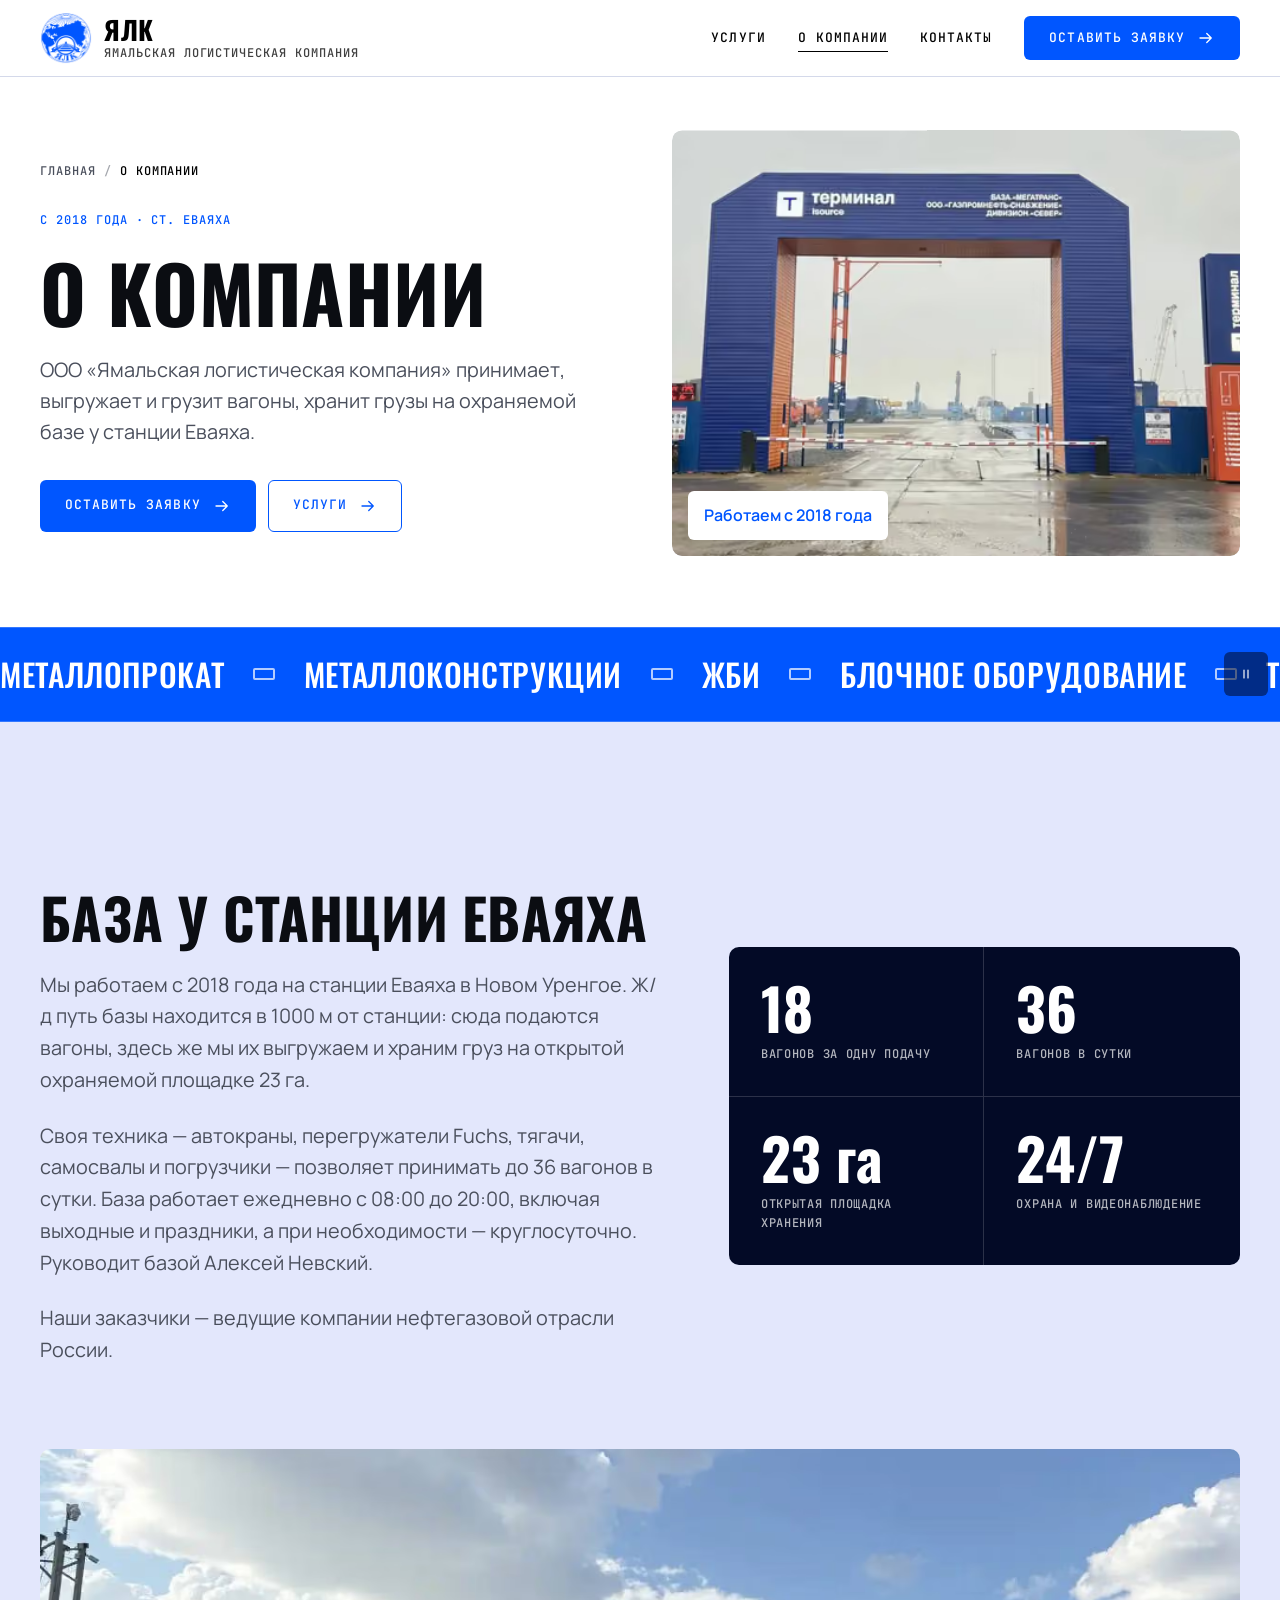
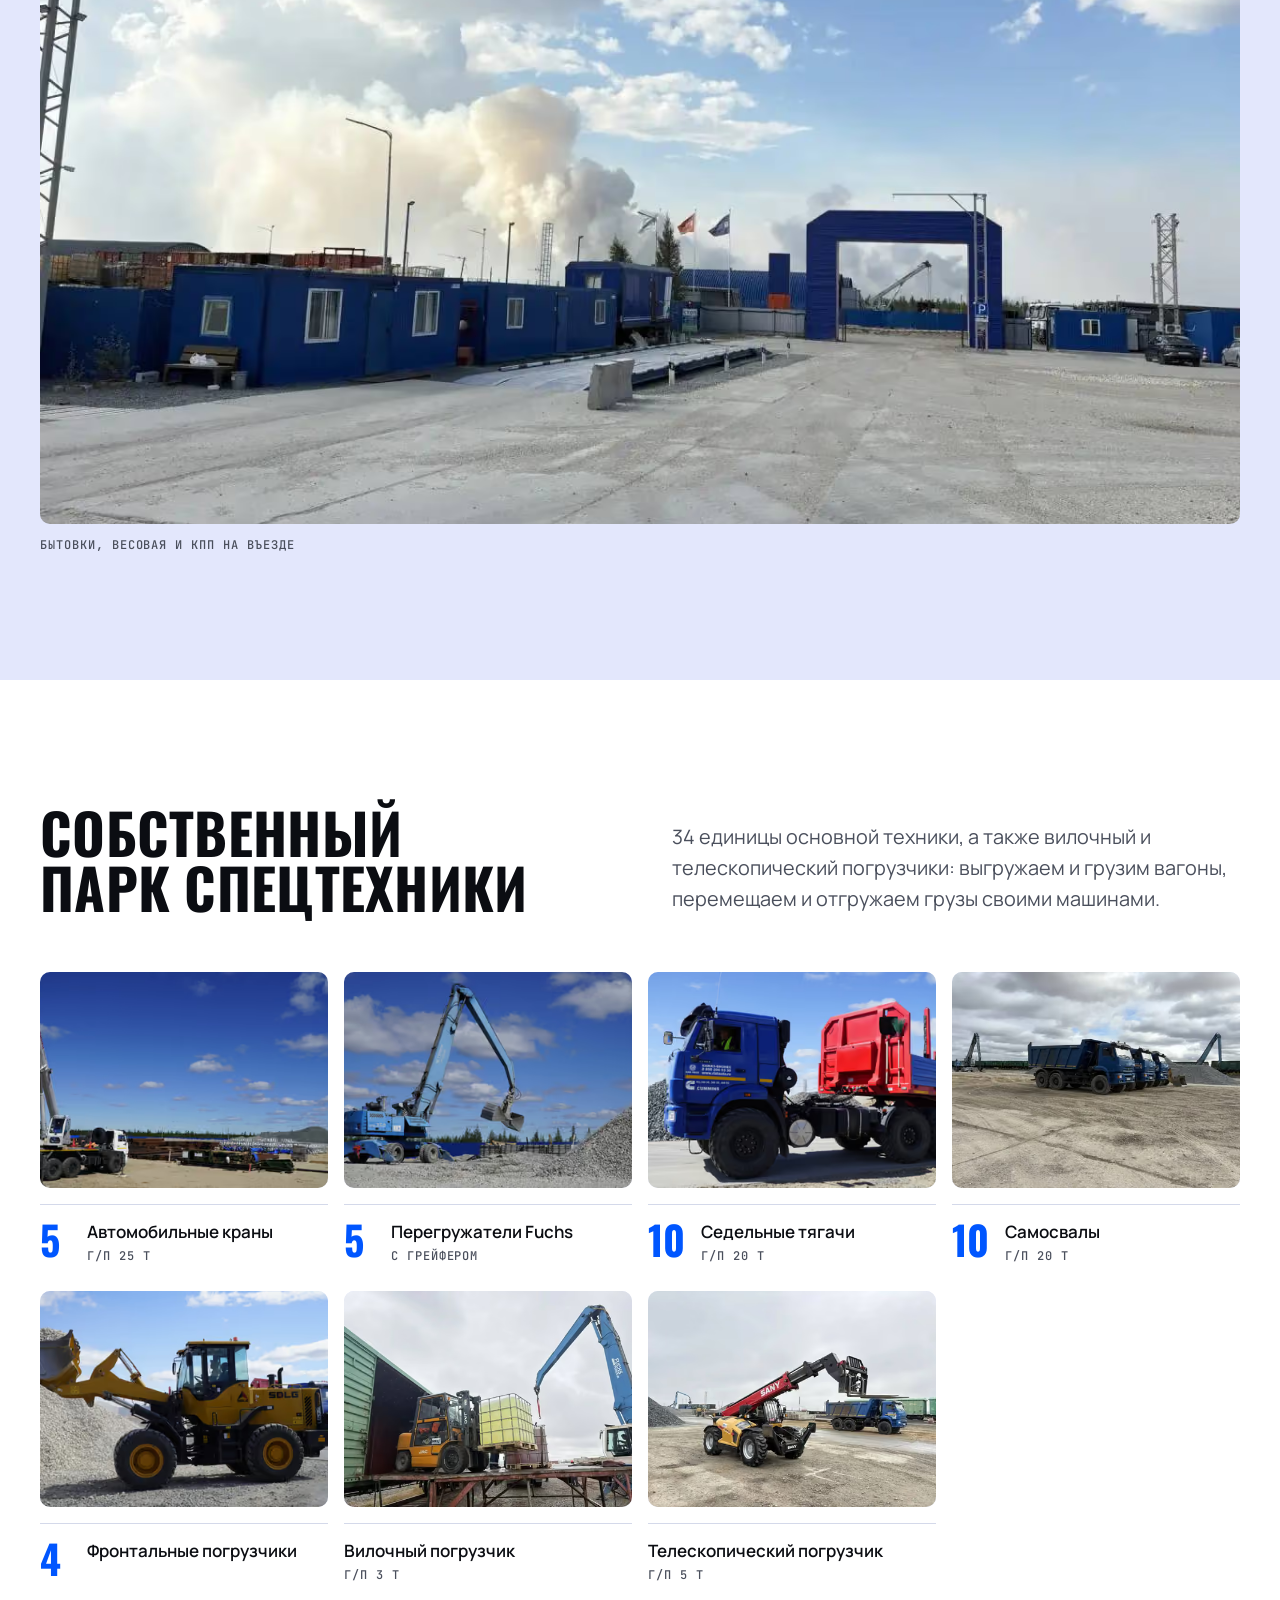
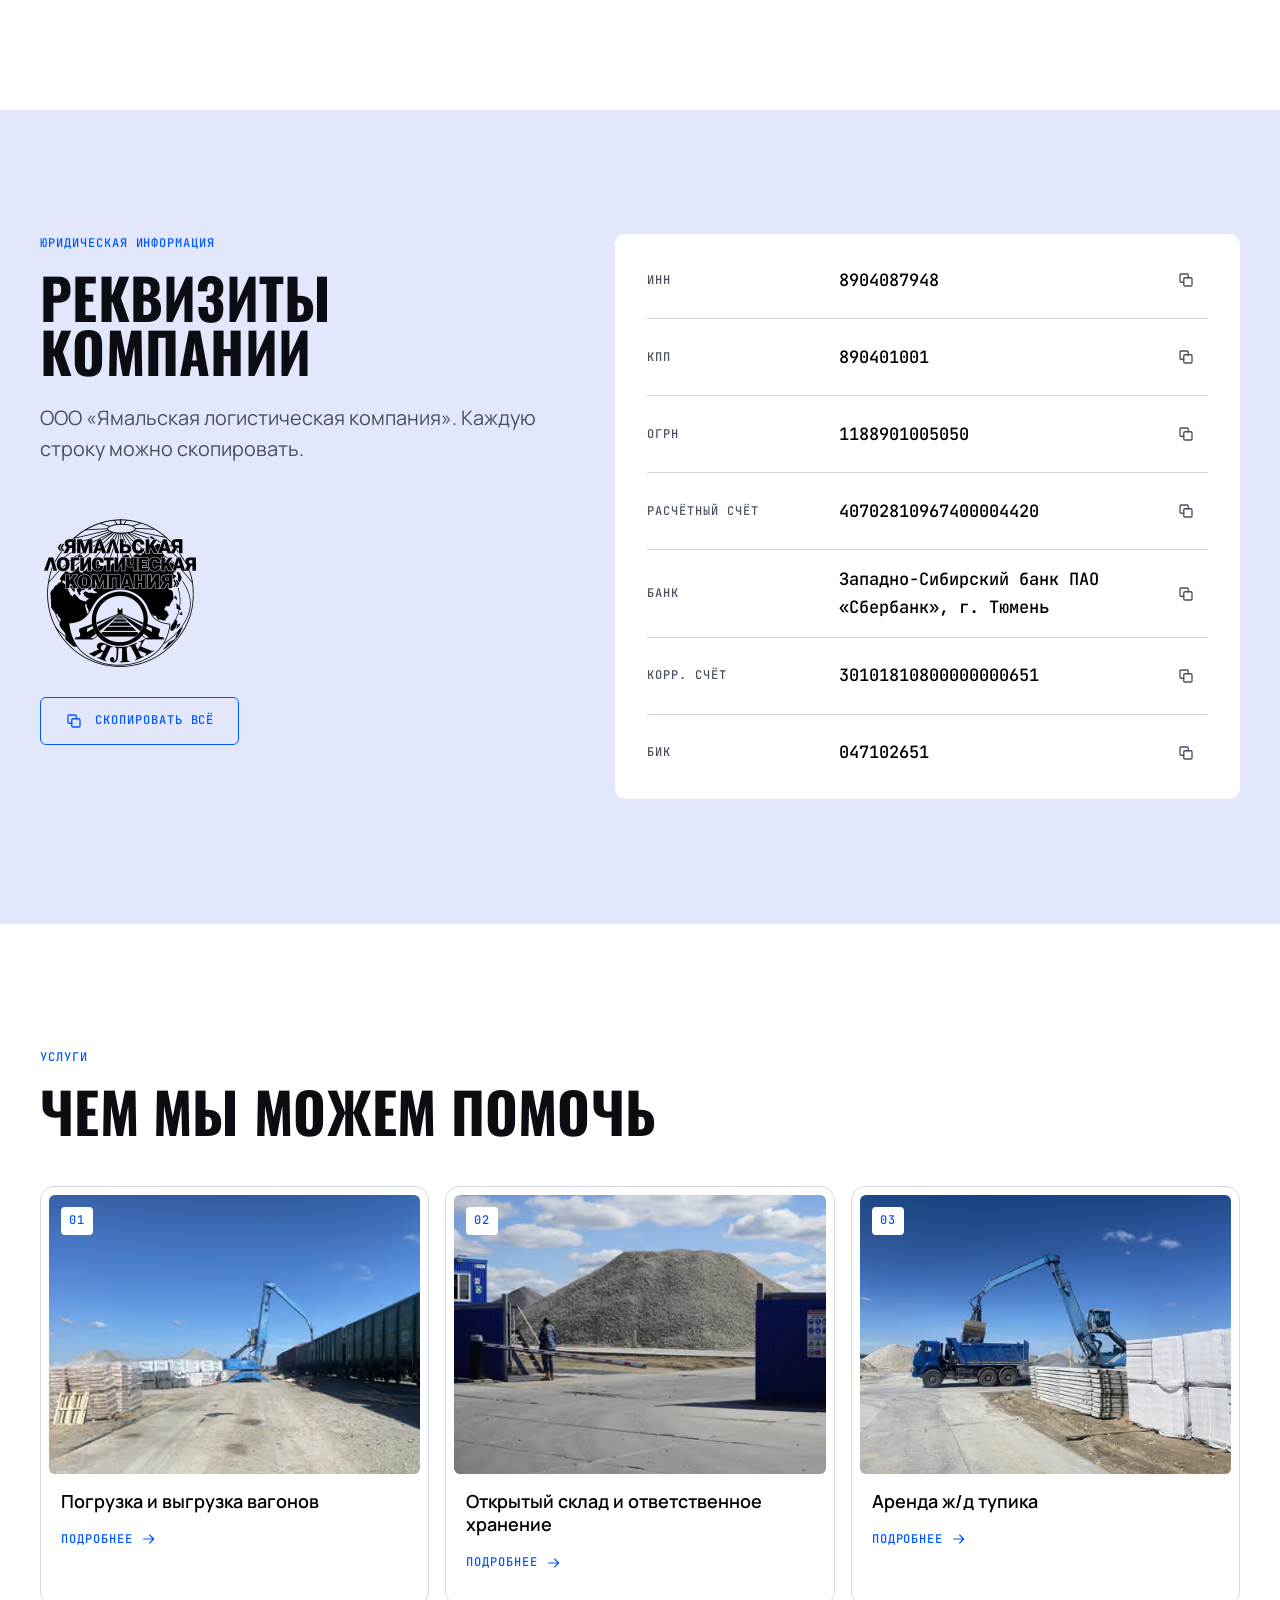
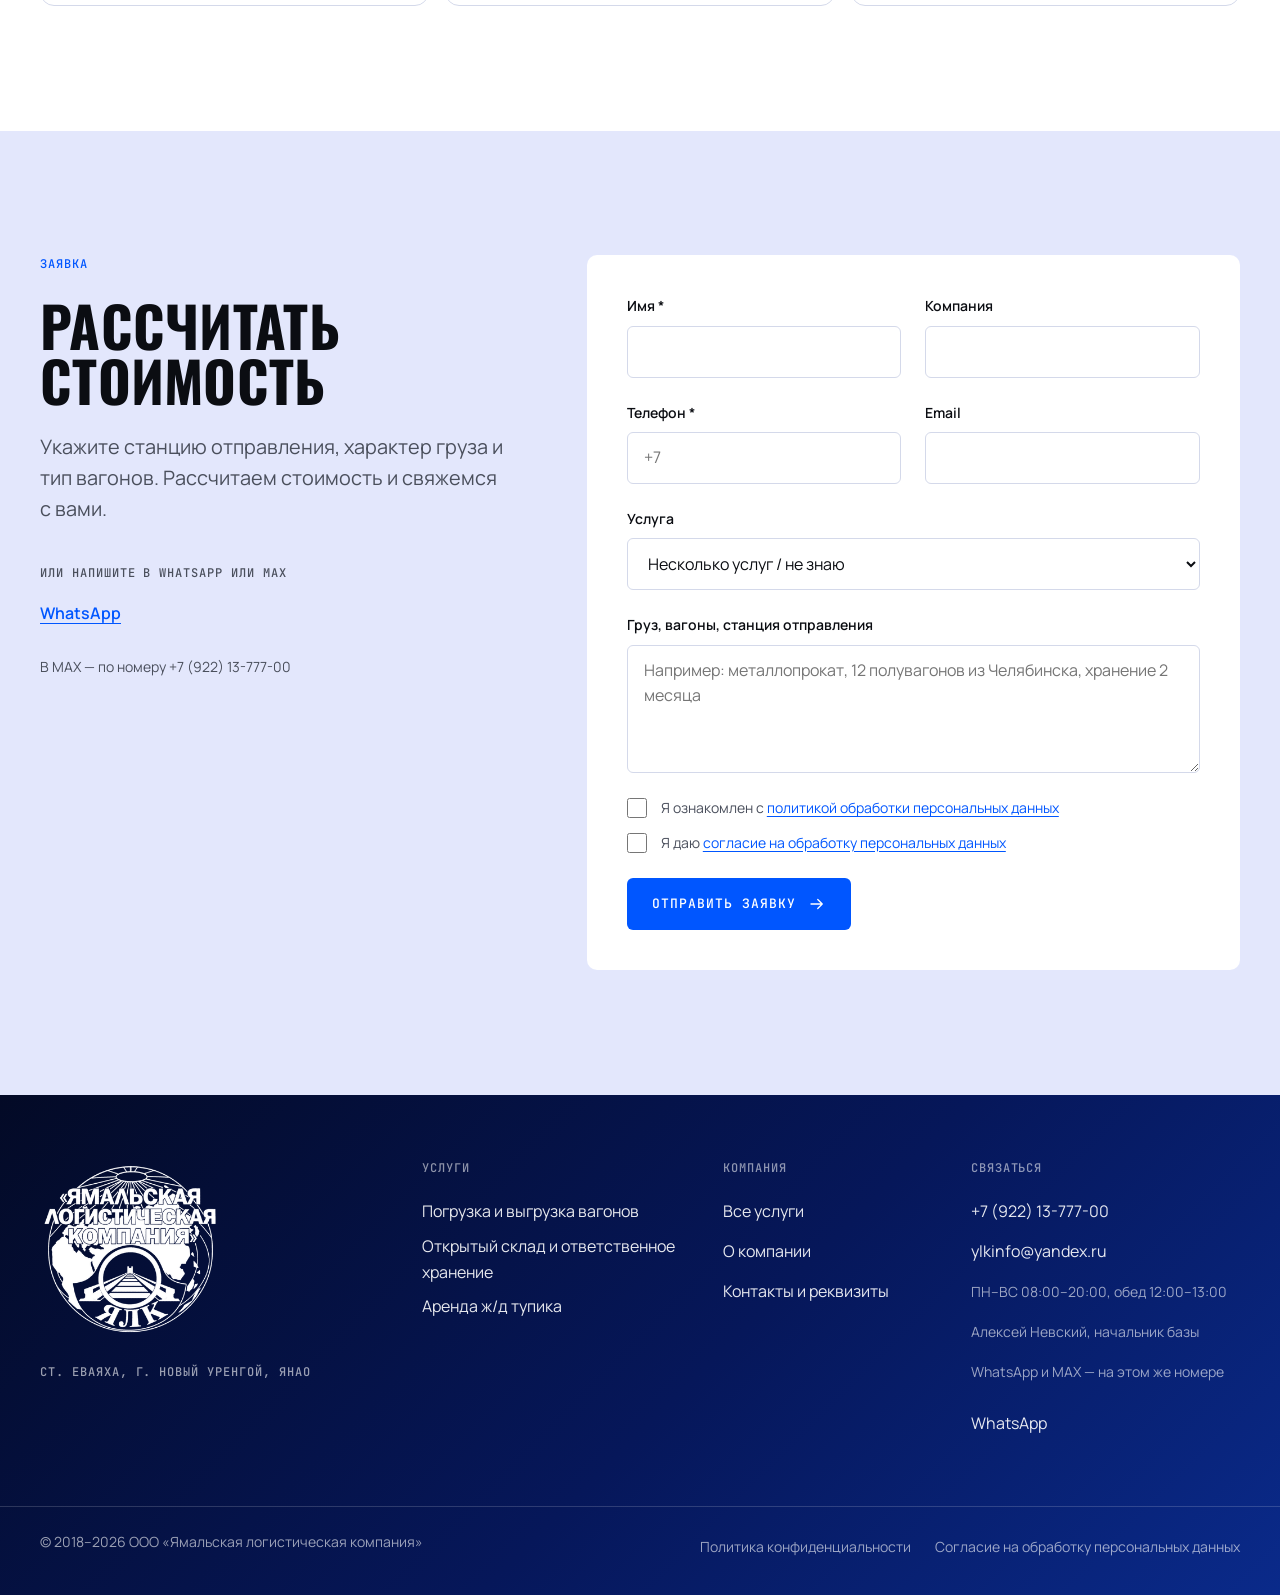
<file: o-kompanii/index.html>
<!DOCTYPE html><html lang="ru"><head><meta charset="utf-8"><meta name="robots" content="noindex, nofollow"><meta name="viewport" content="width=device-width, initial-scale=1, viewport-fit=cover"><title>О компании ЯЛК — Ямальская логистическая компания, Новый Уренгой</title><meta name="description" content="ООО «Ямальская логистическая компания» с 2018 года принимает, выгружает и хранит грузы на станции Еваяха в Новом Уренгое. Реквизиты компании."><meta name="theme-color" content="#ffffff"><meta name="format-detection" content="telephone=no"><link rel="icon" href="../favicon.ico" sizes="48x48"><link rel="icon" href="../favicon-32.png" type="image/png" sizes="32x32"><link rel="apple-touch-icon" href="../apple-touch-icon.png"><link rel="manifest" href="../manifest.webmanifest"><meta property="og:type" content="website"><meta property="og:locale" content="ru_RU"><meta property="og:site_name" content="ЯЛК — Ямальская логистическая компания"><meta property="og:title" content="О компании ЯЛК — Ямальская логистическая компания, Новый Уренгой"><meta property="og:description" content="ООО «Ямальская логистическая компания» с 2018 года принимает, выгружает и хранит грузы на станции Еваяха в Новом Уренгое. Реквизиты компании."><meta property="og:url" content="https://ylk-novyi-urengoi.ru/o-kompanii/"><meta property="og:image" content="https://ylk-novyi-urengoi.ru/og.jpg"><meta property="og:image:width" content="1200"><meta property="og:image:height" content="630"><meta name="twitter:card" content="summary_large_image"><script type="application/ld+json">{"@context":"https://schema.org","@type":"LocalBusiness","name":"ООО «Ямальская логистическая компания»","alternateName":"ЯЛК","url":"https://ylk-novyi-urengoi.ru/","logo":"https://ylk-novyi-urengoi.ru/icon-512.png","image":"https://ylk-novyi-urengoi.ru/og.jpg","description":"Погрузка и выгрузка ж/д вагонов, открытый склад и ответственное хранение грузов на станции Еваяха в Новом Уренгое.","areaServed":"Новый Уренгой, ЯНАО","foundingDate":"2018","taxID":"8904087948","identifier":"1188901005050","openingHours":"Mo-Su 08:00-20:00","address":{"@type":"PostalAddress","streetAddress":"Северная магистраль, 4/1","addressLocality":"Новый Уренгой","addressRegion":"ЯНАО","addressCountry":"RU"},"telephone":"+7 (922) 13-777-00","email":"ylkinfo@yandex.ru","makesOffer":[{"@type":"Offer","itemOffered":{"@type":"Service","name":"Погрузка и выгрузка вагонов"}},{"@type":"Offer","itemOffered":{"@type":"Service","name":"Открытый склад и ответственное хранение"}},{"@type":"Offer","itemOffered":{"@type":"Service","name":"Аренда ж/д тупика"}}]}</script><script>document.documentElement.classList.add('js');</script><link rel="stylesheet" href="../_astro/Base.DZZUJ-su.css"><style>.ph[data-astro-cid-75ysl5lo]{padding-top:calc(var(--header-h) + clamp(2rem, 1rem + 3vw, 4rem));padding-bottom:clamp(3rem,2rem + 3vw,5rem)}.ph__grid[data-astro-cid-75ysl5lo]{gap:var(--s-7);display:grid}@media (width>=960px){.ph__grid[data-astro-cid-75ysl5lo][data-has-image]{gap:var(--s-8);grid-template-columns:minmax(0,1fr) minmax(0,1fr);align-items:center}}.ph__text[data-astro-cid-75ysl5lo]{gap:var(--s-5);align-content:start;display:grid}.ph__crumbs[data-astro-cid-75ysl5lo] ol[data-astro-cid-75ysl5lo]{gap:var(--s-2);color:var(--c-muted);flex-wrap:wrap;display:flex}.ph__crumbs[data-astro-cid-75ysl5lo] li[data-astro-cid-75ysl5lo]+li[data-astro-cid-75ysl5lo]:before{content:"/";margin-right:var(--s-2);opacity:.5}.ph__crumbs[data-astro-cid-75ysl5lo] a[data-astro-cid-75ysl5lo]{align-items:center;min-height:32px;display:inline-flex}@media (hover:hover){.ph__crumbs[data-astro-cid-75ysl5lo] a[data-astro-cid-75ysl5lo]:hover{color:var(--c-blue)}}.ph__crumbs[data-astro-cid-75ysl5lo] [data-astro-cid-75ysl5lo][aria-current]{min-height:32px;color:var(--c-ink);align-items:center;display:inline-flex}.ph__eyebrow[data-astro-cid-75ysl5lo]{color:var(--c-blue)}.ph__title[data-astro-cid-75ysl5lo]{max-width:14ch}.ph__actions[data-astro-cid-75ysl5lo]:empty{display:none}.ph__actions[data-astro-cid-75ysl5lo]{gap:var(--s-3);margin-top:var(--s-2);flex-wrap:wrap;display:flex}.ph__media[data-astro-cid-75ysl5lo]{aspect-ratio:4/3;border-radius:var(--radius-lg);background:var(--c-lavender);position:relative;overflow:hidden}.ph__media[data-astro-cid-75ysl5lo] img{object-fit:cover;width:100%;height:100%}.ph__fact[data-astro-cid-75ysl5lo]{left:var(--s-4);bottom:var(--s-4);max-width:calc(100% - 2 * var(--s-4));padding:var(--s-3) var(--s-4);border-radius:var(--radius);background:var(--c-white);color:var(--c-blue);font-weight:600;position:absolute}@media (prefers-reduced-motion:no-preference){.ph__text[data-astro-cid-75ysl5lo]>[data-astro-cid-75ysl5lo],.ph__aside[data-astro-cid-75ysl5lo],.ph__media[data-astro-cid-75ysl5lo]{animation:ph-rise .9s var(--ease-out) both}.ph__text[data-astro-cid-75ysl5lo]>[data-astro-cid-75ysl5lo]:nth-child(2){animation-delay:80ms}.ph__text[data-astro-cid-75ysl5lo]>[data-astro-cid-75ysl5lo]:nth-child(3){animation-delay:.16s}.ph__text[data-astro-cid-75ysl5lo]>[data-astro-cid-75ysl5lo]:nth-child(4){animation-delay:.24s}.ph__text[data-astro-cid-75ysl5lo]>[data-astro-cid-75ysl5lo]:nth-child(5){animation-delay:.32s}.ph__aside[data-astro-cid-75ysl5lo]{animation-delay:.24s}.ph__media[data-astro-cid-75ysl5lo]{animation-name:ph-reveal;animation-duration:1.1s;animation-delay:.2s}}@keyframes ph-rise{0%{opacity:0;transform:translateY(24px)}}@keyframes ph-reveal{0%{clip-path:inset(100% 0 0 0 round var(--radius-lg))}to{clip-path:inset(0 0 0 0 round var(--radius-lg))}}
.kpi[data-astro-cid-nnmpfpu6]{border-radius:var(--radius-lg);background:var(--c-midnight);color:var(--c-white);grid-template-columns:repeat(2,minmax(0,1fr));display:grid;overflow:hidden}.kpi__item[data-astro-cid-nnmpfpu6]{justify-content:flex-end;gap:var(--s-2);border:0 solid var(--c-line-dark);flex-direction:column-reverse;padding:clamp(1.25rem,1rem + 1.5vw,2rem);display:flex}.kpi__item[data-astro-cid-nnmpfpu6]:nth-child(odd){border-right-width:1px}.kpi__item[data-astro-cid-nnmpfpu6]:nth-child(-n+2){border-bottom-width:1px}.kpi__value[data-astro-cid-nnmpfpu6]{font-family:var(--f-display);font-size:clamp(2.5rem,2rem + 2vw,4rem);font-weight:700;line-height:1}.kpi__label[data-astro-cid-nnmpfpu6]{color:#ffffffb3;letter-spacing:.06em}
.fleet__grid[data-astro-cid-rm4dyk5j]{gap:var(--s-6) var(--s-3);grid-template-columns:repeat(2,minmax(0,1fr));display:grid}.fleet__card[data-astro-cid-rm4dyk5j]{min-width:0}.fleet__name[data-astro-cid-rm4dyk5j]{overflow-wrap:anywhere}@media (width>=560px){.fleet__grid[data-astro-cid-rm4dyk5j]{gap:var(--s-5) var(--s-4)}}@media (width<=559px){.fleet__count[data-astro-cid-rm4dyk5j]{font-size:2rem}.fleet__body[data-astro-cid-rm4dyk5j]{gap:var(--s-2);flex-direction:column}.fleet__name[data-astro-cid-rm4dyk5j]{font-size:.9375rem}.fleet__card--wide[data-astro-cid-rm4dyk5j]{grid-column:1/-1}.fleet__card--wide[data-astro-cid-rm4dyk5j] .fleet__photo[data-astro-cid-rm4dyk5j]{aspect-ratio:16/9}}@media (width>=1100px){.fleet__grid[data-astro-cid-rm4dyk5j]{grid-template-columns:repeat(4,minmax(0,1fr))}}.fleet__photo[data-astro-cid-rm4dyk5j]{aspect-ratio:4/3;border-radius:var(--radius-lg);background:var(--c-lavender);overflow:hidden}.fleet__photo[data-astro-cid-rm4dyk5j] img{object-fit:cover;width:100%;height:100%;transition:transform .9s var(--ease-out)}@media (hover:hover){.fleet__card[data-astro-cid-rm4dyk5j]:hover img{transform:scale(1.04)}}.fleet__body[data-astro-cid-rm4dyk5j]{align-items:flex-start;gap:var(--s-4);padding-top:var(--s-4);border-top:1px solid var(--c-line);margin-top:var(--s-4);display:flex}.fleet__count[data-astro-cid-rm4dyk5j]{font-family:var(--f-display);color:var(--c-blue);min-width:1.4ch;font-size:2.5rem;font-weight:700;line-height:.9}.fleet__name[data-astro-cid-rm4dyk5j]{font-size:1.0625rem;font-weight:600;line-height:1.3}.fleet__spec[data-astro-cid-rm4dyk5j]{margin-top:var(--s-1);color:var(--c-muted)}.fleet__extra[data-astro-cid-rm4dyk5j]{margin-top:var(--s-6)}.fleet__extra[data-astro-cid-rm4dyk5j] .fleet__body[data-astro-cid-rm4dyk5j]{margin-top:0}
.ship--lavender[data-astro-cid-k2ntihyf]{background:var(--c-lavender)}.ship--white[data-astro-cid-k2ntihyf] .ship__list[data-astro-cid-k2ntihyf]{border:1px solid var(--c-line)}.ship__grid[data-astro-cid-k2ntihyf]{gap:var(--s-6);display:grid}@media (width>=960px){.ship__grid[data-astro-cid-k2ntihyf]{gap:var(--s-8);grid-template-columns:minmax(0,.9fr) minmax(0,1.1fr);align-items:start}}.ship__eyebrow[data-astro-cid-k2ntihyf]{margin-bottom:var(--s-4);color:var(--c-blue)}.ship__lead[data-astro-cid-k2ntihyf]{margin-top:var(--s-5)}.ship__all[data-astro-cid-k2ntihyf]{align-items:center;gap:var(--s-3);min-height:48px;margin-top:var(--s-5);padding:0 var(--s-5);border:1.5px solid var(--c-blue);border-radius:var(--radius);color:var(--c-blue);cursor:pointer;transition:background-color var(--d-fast) var(--ease), color var(--d-fast) var(--ease);background:0 0;display:inline-flex}.ship__all[data-astro-cid-k2ntihyf].is-copied,.ship__all[data-astro-cid-k2ntihyf]:active{background:var(--c-blue);color:var(--c-white)}@media (hover:hover){.ship__all[data-astro-cid-k2ntihyf]:hover{background:var(--c-blue);color:var(--c-white)}}.ship__list[data-astro-cid-k2ntihyf]{background:var(--c-white);border-radius:var(--radius-lg);padding:var(--s-2) clamp(1rem, .5rem + 2vw, 2rem)}.ship__row[data-astro-cid-k2ntihyf]{gap:var(--s-1);padding-block:var(--s-4);border-bottom:1px solid var(--c-line);display:grid}.ship__row[data-astro-cid-k2ntihyf]:last-child{border-bottom:0}@media (width>=560px){.ship__row[data-astro-cid-k2ntihyf]{align-items:center;gap:var(--s-4);grid-template-columns:11rem 1fr}}.ship__row[data-astro-cid-k2ntihyf] dt[data-astro-cid-k2ntihyf]{color:var(--c-muted)}.ship__row[data-astro-cid-k2ntihyf] dd[data-astro-cid-k2ntihyf]{justify-content:space-between;align-items:center;gap:var(--s-3);display:flex}.ship__value[data-astro-cid-k2ntihyf]{font-family:var(--f-mono);color:var(--c-ink);font-size:1.0625rem;font-weight:500}.ship__copy[data-astro-cid-k2ntihyf]{border-radius:var(--radius);width:44px;height:44px;color:var(--c-muted);cursor:pointer;transition:color var(--d-fast) var(--ease), background-color var(--d-fast) var(--ease);background:0 0;border:0;flex:none;place-items:center;display:grid}@media (hover:hover){.ship__copy[data-astro-cid-k2ntihyf]:hover{color:var(--c-blue);background:var(--c-lavender)}}.ship__copy[data-astro-cid-k2ntihyf] .swap__on{color:var(--c-success)}
.lead-form__grid[data-astro-cid-sevzbneq]{gap:var(--s-7);display:grid}@media (width>=960px){.lead-form__grid[data-astro-cid-sevzbneq]{gap:var(--s-8);grid-template-columns:minmax(0,.85fr) minmax(0,1.15fr);align-items:start}}.lead-form__intro[data-astro-cid-sevzbneq]{gap:var(--s-5);display:grid}.lead-form__eyebrow[data-astro-cid-sevzbneq]{color:var(--c-blue)}.form__trap[data-astro-cid-sevzbneq]{width:1px;height:1px;position:absolute;left:-9999px;overflow:hidden}.lead-form__alt[data-astro-cid-sevzbneq]{gap:var(--s-2);margin-top:var(--s-4);color:var(--c-muted);display:grid}.lead-form__max[data-astro-cid-sevzbneq]{margin-top:var(--s-3);font-size:var(--t-small);color:var(--c-muted)}.lead-form__alt[data-astro-cid-sevzbneq] ul[data-astro-cid-sevzbneq]{gap:var(--s-5);display:flex}.lead-form__alt[data-astro-cid-sevzbneq] a[data-astro-cid-sevzbneq]{min-height:44px;color:var(--c-blue);text-underline-offset:4px;align-items:center;font-weight:600;text-decoration:underline;display:inline-flex}.form[data-astro-cid-sevzbneq]{gap:var(--s-5);background:var(--c-white);border-radius:var(--radius-lg);padding:clamp(1.25rem,1rem + 2vw,2.5rem);display:grid}.form__row[data-astro-cid-sevzbneq]{gap:var(--s-5);display:grid}@media (width>=640px){.form__row[data-astro-cid-sevzbneq]{grid-template-columns:1fr 1fr}}.field[data-astro-cid-sevzbneq]{gap:var(--s-2);display:grid}.field[data-astro-cid-sevzbneq] label[data-astro-cid-sevzbneq]{font-size:var(--t-small);font-weight:600}.field[data-astro-cid-sevzbneq] input[data-astro-cid-sevzbneq],.field[data-astro-cid-sevzbneq] select[data-astro-cid-sevzbneq],.field[data-astro-cid-sevzbneq] textarea[data-astro-cid-sevzbneq]{width:100%;min-height:52px;padding:var(--s-3) var(--s-4);border:1.5px solid var(--c-line);border-radius:var(--radius);background:var(--c-white);transition:border-color var(--d-fast) var(--ease);font-size:1rem}.field[data-astro-cid-sevzbneq] textarea[data-astro-cid-sevzbneq]{resize:vertical;min-height:120px}.field[data-astro-cid-sevzbneq] input[data-astro-cid-sevzbneq]:focus-visible,.field[data-astro-cid-sevzbneq] select[data-astro-cid-sevzbneq]:focus-visible,.field[data-astro-cid-sevzbneq] textarea[data-astro-cid-sevzbneq]:focus-visible{border-color:var(--c-blue);outline:none;box-shadow:0 0 0 3px #0056ff2e}.field[data-astro-cid-sevzbneq] [data-astro-cid-sevzbneq][aria-invalid=true]{border-color:var(--c-danger)}.field__err[data-astro-cid-sevzbneq]{font-size:var(--t-small);color:var(--c-danger)}.form__checks[data-astro-cid-sevzbneq]{gap:var(--s-3);display:grid}.check[data-astro-cid-sevzbneq]{gap:var(--s-3);font-size:var(--t-small);color:var(--c-muted);cursor:pointer;grid-template-columns:22px 1fr;align-items:start;display:grid}.check[data-astro-cid-sevzbneq] input[data-astro-cid-sevzbneq]{width:20px;height:20px;accent-color:var(--c-blue);margin:1px 0 0}.check[data-astro-cid-sevzbneq] a[data-astro-cid-sevzbneq]{color:var(--c-blue);text-underline-offset:3px;text-decoration:underline}.form__submit[data-astro-cid-sevzbneq]{align-items:center;gap:var(--s-4);flex-wrap:wrap;display:flex}.form__status[data-astro-cid-sevzbneq]{font-size:var(--t-small);color:var(--c-muted)}.form__status[data-astro-cid-sevzbneq][data-state=ok]{color:var(--c-success)}.form__status[data-astro-cid-sevzbneq][data-state=error]{color:var(--c-danger)}
</style><link rel="stylesheet" href="../_astro/ServiceCards.DcDBab_k.css"><style>.ticker[data-astro-cid-u6vsyxkm]{background:var(--c-blue);color:var(--c-white);border-block:1px solid #fff3;align-items:center;display:flex;position:relative;overflow:hidden}.ticker__track[data-astro-cid-u6vsyxkm]{width:max-content;animation:60s linear infinite ticker;display:flex}.ticker__list[data-astro-cid-u6vsyxkm]{margin:0;padding:0;list-style:none;display:flex}.ticker__item[data-astro-cid-u6vsyxkm]{white-space:nowrap;font-family:var(--f-display);letter-spacing:.02em;text-transform:uppercase;align-items:center;padding-block:clamp(.9rem,.7rem + .8vw,1.4rem);font-size:clamp(1.25rem,1rem + 1.2vw,2rem);font-weight:500;display:flex}.ticker__sep[data-astro-cid-u6vsyxkm]{border:2px solid #ffffffb3;border-radius:2px;width:22px;height:12px;margin-inline:clamp(1.25rem,1rem + 1vw,2rem)}.ticker[data-astro-cid-u6vsyxkm][data-paused] .ticker__track[data-astro-cid-u6vsyxkm],.ticker[data-astro-cid-u6vsyxkm][data-offscreen] .ticker__track[data-astro-cid-u6vsyxkm]{animation-play-state:paused}.ticker__toggle[data-astro-cid-u6vsyxkm]{right:var(--s-3);border-radius:var(--radius);width:44px;height:44px;color:var(--c-white);cursor:pointer;background:#030a268c;border:0;place-items:center;display:grid;position:absolute}@media (hover:hover) and (pointer:fine){.ticker[data-astro-cid-u6vsyxkm]:hover .ticker__track[data-astro-cid-u6vsyxkm]{animation-play-state:paused}}@keyframes ticker{to{transform:translate(-50%)}}@media (prefers-reduced-motion:reduce){.ticker__track[data-astro-cid-u6vsyxkm]{animation:none}.ticker__toggle[data-astro-cid-u6vsyxkm]{display:none}}
.about__grid[data-astro-cid-7ufblegg]{gap:var(--s-7);display:grid}@media (width>=960px){.about__grid[data-astro-cid-7ufblegg]{gap:var(--s-8);grid-template-columns:minmax(0,1.1fr) minmax(0,.9fr);align-items:center}}.about__text[data-astro-cid-7ufblegg]{gap:var(--s-5);display:grid}.about__text[data-astro-cid-7ufblegg] p[data-astro-cid-7ufblegg]:not(.mono){max-width:60ch;font-size:var(--t-lead);color:var(--c-muted)}.about__eyebrow[data-astro-cid-7ufblegg]{color:var(--c-blue)}.about__photo[data-astro-cid-7ufblegg]{margin-top:clamp(3rem,2rem + 4vw,5.5rem)}.about__photo[data-astro-cid-7ufblegg] img{aspect-ratio:16/9;object-fit:cover;border-radius:var(--radius-lg);width:100%;height:auto}.about__photo[data-astro-cid-7ufblegg] figcaption[data-astro-cid-7ufblegg]{margin-top:var(--s-3);color:var(--c-muted)}.about__logo[data-astro-cid-7ufblegg]{width:160px;height:auto;margin-top:var(--s-7)}
</style></head><body><a class="skip-link" href="#main">Перейти к содержанию</a><header class="header" data-header data-astro-cid-nen7h5rs><div class="container header__bar" data-astro-cid-nen7h5rs><a class="brand" href="../" aria-label="ООО «Ямальская логистическая компания» — на главную" data-astro-cid-nen7h5rs><span class="brand__mark" data-astro-cid-nen7h5rs><img src="../_astro/yalc-header-white-2000.Bx3GIMK3_1RJU2K.webp" alt loading="eager" data-astro-cid-nen7h5rs="true" decoding="async" width="112" height="112" class="brand__logo brand__logo--white"><img src="../_astro/yalc-header-blue-2000.CWZy5vtB_1dJcQ1.webp" alt loading="eager" data-astro-cid-nen7h5rs="true" decoding="async" width="112" height="112" class="brand__logo brand__logo--blue"></span><span class="brand__text" data-astro-cid-nen7h5rs><span class="brand__name" data-astro-cid-nen7h5rs>ЯЛК</span><span class="brand__sub" data-astro-cid-nen7h5rs>Ямальская логистическая компания</span></span></a><nav class="nav" aria-label="Основное меню" data-astro-cid-nen7h5rs><ul role="list" class="nav__list" data-astro-cid-nen7h5rs><li data-astro-cid-nen7h5rs><a href="../uslugi/" class="nav__link" data-astro-cid-nen7h5rs>Услуги</a></li><li data-astro-cid-nen7h5rs><a href="../o-kompanii/" class="nav__link" aria-current="page" data-astro-cid-nen7h5rs>О компании</a></li><li data-astro-cid-nen7h5rs><a href="../kontakty/" class="nav__link" data-astro-cid-nen7h5rs>Контакты</a></li></ul><a href="#zayavka" data-astro-cid-nen7h5rs="true" data-astro-cid-ekguhzzh="true" class="btn btn--primary nav__cta"><span data-astro-cid-ekguhzzh>Оставить заявку</span><svg class="btn__arrow" width="18" height="18" viewBox="0 0 24 24" fill="none" stroke="currentColor" stroke-width="1.75" stroke-linecap="round" stroke-linejoin="round" aria-hidden="true" focusable="false"><path d="M4 12h15M13 6l6 6-6 6"/></svg></a></nav><button class="burger swap" type="button" aria-expanded="false" aria-controls="mobile-menu" data-burger data-astro-cid-nen7h5rs><span class="sr-only" data-astro-cid-nen7h5rs>Открыть меню</span><svg class="swap__off" width="26" height="26" viewBox="0 0 24 24" fill="none" stroke="currentColor" stroke-width="1.75" stroke-linecap="round" stroke-linejoin="round" aria-hidden="true" focusable="false"><path d="M3 7h18M3 12h18M3 17h18"/></svg><svg class="swap__on" width="26" height="26" viewBox="0 0 24 24" fill="none" stroke="currentColor" stroke-width="1.75" stroke-linecap="round" stroke-linejoin="round" aria-hidden="true" focusable="false"><path d="M6 6l12 12M18 6L6 18"/></svg></button></div><div class="mobile" id="mobile-menu" hidden data-mobile data-astro-cid-nen7h5rs><div class="container mobile__inner" data-astro-cid-nen7h5rs><p class="mono mobile__label mobile__item" style="--m:0" data-astro-cid-nen7h5rs>Услуги</p><ul role="list" class="mobile__services" data-astro-cid-nen7h5rs><li class="mobile__item" style="--m:1" data-astro-cid-nen7h5rs><a href="../uslugi/priem-i-razgruzka-vagonov/" data-astro-cid-nen7h5rs>Погрузка и выгрузка вагонов</a></li><li class="mobile__item" style="--m:2" data-astro-cid-nen7h5rs><a href="../uslugi/obrabotka-i-hranenie-gruzov/" data-astro-cid-nen7h5rs>Открытый склад и ответственное хранение</a></li><li class="mobile__item" style="--m:3" data-astro-cid-nen7h5rs><a href="../uslugi/arenda-zhd-tupika/" data-astro-cid-nen7h5rs>Аренда ж/д тупика</a></li></ul><ul role="list" class="mobile__nav" data-astro-cid-nen7h5rs><li class="mobile__item" style="--m:4" data-astro-cid-nen7h5rs><a href="../uslugi/" data-astro-cid-nen7h5rs>Услуги</a></li><li class="mobile__item" style="--m:5" data-astro-cid-nen7h5rs><a href="../o-kompanii/" data-astro-cid-nen7h5rs>О компании</a></li><li class="mobile__item" style="--m:6" data-astro-cid-nen7h5rs><a href="../kontakty/" data-astro-cid-nen7h5rs>Контакты</a></li></ul><div class="mobile__item" style="--m:7" data-astro-cid-nen7h5rs><a href="#zayavka" data-close-menu="true" data-astro-cid-nen7h5rs="true" data-astro-cid-ekguhzzh="true" class="btn btn--primary mobile__cta"><span data-astro-cid-ekguhzzh>Оставить заявку</span><svg class="btn__arrow" width="18" height="18" viewBox="0 0 24 24" fill="none" stroke="currentColor" stroke-width="1.75" stroke-linecap="round" stroke-linejoin="round" aria-hidden="true" focusable="false"><path d="M4 12h15M13 6l6 6-6 6"/></svg></a></div></div></div></header><script type="module">var e=document.querySelector(`[data-header]`),t=e.querySelector(`[data-burger]`),n=e.querySelector(`[data-mobile]`),r=()=>e.classList.toggle(`is-scrolled`,window.scrollY>24);r(),window.addEventListener(`scroll`,r,{passive:!0});var i=r=>{t.setAttribute(`aria-expanded`,String(r)),t.toggleAttribute(`data-on`,r),t.querySelector(`.sr-only`).textContent=r?`Закрыть меню`:`Открыть меню`,n.hidden=!r,e.classList.toggle(`is-open`,r),document.documentElement.style.overflow=r?`hidden`:``,document.querySelectorAll(`main, footer, .skip-link`).forEach(e=>e.inert=r)};t.addEventListener(`click`,()=>i(t.getAttribute(`aria-expanded`)!==`true`)),n.addEventListener(`click`,e=>{e.target.closest(`a`)&&i(!1)}),document.addEventListener(`keydown`,n=>{n.key===`Escape`&&e.classList.contains(`is-open`)&&(i(!1),t.focus())}),window.matchMedia(`(min-width: 960px)`).addEventListener(`change`,e=>e.matches&&i(!1));</script><main id="main"><section class="ph" aria-labelledby="page-title" data-astro-cid-75ysl5lo><div class="container ph__grid" data-has-image data-astro-cid-75ysl5lo><div class="ph__text" data-astro-cid-75ysl5lo><nav aria-label="Навигационная цепочка" class="ph__crumbs mono" data-astro-cid-75ysl5lo><ol role="list" data-astro-cid-75ysl5lo><li data-astro-cid-75ysl5lo><a href="../" data-astro-cid-75ysl5lo>Главная</a></li><li data-astro-cid-75ysl5lo><span aria-current="page" data-astro-cid-75ysl5lo>О компании</span></li></ol></nav><p class="mono ph__eyebrow" data-astro-cid-75ysl5lo>С 2018 года · ст. Еваяха</p><h1 id="page-title" class="display h1 ph__title" data-astro-cid-75ysl5lo>О компании</h1><p class="lead ph__lead" data-astro-cid-75ysl5lo>ООО «Ямальская логистическая компания» принимает, выгружает и грузит вагоны, хранит грузы на охраняемой базе у станции Еваяха.</p><div class="ph__actions" data-astro-cid-75ysl5lo><a href="#zayavka" data-astro-cid-7ufblegg="true" data-astro-cid-ekguhzzh="true" class="btn btn--primary"><span data-astro-cid-ekguhzzh>Оставить заявку</span><svg class="btn__arrow" width="18" height="18" viewBox="0 0 24 24" fill="none" stroke="currentColor" stroke-width="1.75" stroke-linecap="round" stroke-linejoin="round" aria-hidden="true" focusable="false"><path d="M4 12h15M13 6l6 6-6 6"/></svg></a><a href="../uslugi/" data-astro-cid-7ufblegg="true" data-astro-cid-ekguhzzh="true" class="btn btn--outline"><span data-astro-cid-ekguhzzh>Услуги</span><svg class="btn__arrow" width="18" height="18" viewBox="0 0 24 24" fill="none" stroke="currentColor" stroke-width="1.75" stroke-linecap="round" stroke-linejoin="round" aria-hidden="true" focusable="false"><path d="M4 12h15M13 6l6 6-6 6"/></svg></a></div></div><div class="ph__media" data-astro-cid-75ysl5lo><picture data-astro-cid-75ysl5lo="true"><source srcset="../_astro/glavnyi-vezd-arka.BWns-yJL_Z1fkqlF.avif 640w, ../_astro/glavnyi-vezd-arka.BWns-yJL_Z1m4dWx.avif 960w, ../_astro/glavnyi-vezd-arka.BWns-yJL_1TRE7l.avif 1280w" type="image/avif" sizes="(min-width: 960px) 50vw, 100vw"><source srcset="../_astro/glavnyi-vezd-arka.BWns-yJL_rlu7V.webp 640w, ../_astro/glavnyi-vezd-arka.BWns-yJL_kBGw4.webp 960w, ../_astro/glavnyi-vezd-arka.BWns-yJL_Z1k0dP8.webp 1280w" type="image/webp" sizes="(min-width: 960px) 50vw, 100vw"><img src="../_astro/glavnyi-vezd-arka.BWns-yJL_ZxXQsu.jpg" srcset="../_astro/glavnyi-vezd-arka.BWns-yJL_MRN7W.jpg 640w, ../_astro/glavnyi-vezd-arka.BWns-yJL_G90w5.jpg 960w, ../_astro/glavnyi-vezd-arka.BWns-yJL_ZxXQsu.jpg 1280w" alt="Главный въезд на базу: арка и шлагбаум" sizes="(min-width: 960px) 50vw, 100vw" loading="eager" fetchpriority="high" data-astro-cid-75ysl5lo="true" decoding="async" width="1280" height="720"></picture><p class="ph__fact" data-astro-cid-75ysl5lo>Работаем с 2018 года</p></div></div></section><script type="application/ld+json">{"@context":"https://schema.org","@type":"BreadcrumbList","itemListElement":[{"@type":"ListItem","position":1,"name":"Главная","item":"https://ylk-novyi-urengoi.ru/"},{"@type":"ListItem","position":2,"name":"О компании"}]}</script><section class="ticker" aria-label="Какие грузы и вагоны принимаем" data-ticker data-astro-cid-u6vsyxkm><p class="sr-only" data-astro-cid-u6vsyxkm>Принимаем: Металлопрокат, Металлоконструкции, ЖБИ, Блочное оборудование, Трубная продукция, Запорная арматура, Кабельно-проводниковая продукция, Цемент, Щебень, Буровые утяжелители, Барит, Минеральный порошок, Хлорид кальция, Известь, Полувагоны, Крытые вагоны, Платформы, Специализированные вагоны.</p><div class="ticker__track" aria-hidden="true" data-astro-cid-u6vsyxkm><ul class="ticker__list" data-astro-cid-u6vsyxkm><li class="ticker__item" data-astro-cid-u6vsyxkm><span data-astro-cid-u6vsyxkm>Металлопрокат</span><span class="ticker__sep" data-astro-cid-u6vsyxkm></span></li><li class="ticker__item" data-astro-cid-u6vsyxkm><span data-astro-cid-u6vsyxkm>Металлоконструкции</span><span class="ticker__sep" data-astro-cid-u6vsyxkm></span></li><li class="ticker__item" data-astro-cid-u6vsyxkm><span data-astro-cid-u6vsyxkm>ЖБИ</span><span class="ticker__sep" data-astro-cid-u6vsyxkm></span></li><li class="ticker__item" data-astro-cid-u6vsyxkm><span data-astro-cid-u6vsyxkm>Блочное оборудование</span><span class="ticker__sep" data-astro-cid-u6vsyxkm></span></li><li class="ticker__item" data-astro-cid-u6vsyxkm><span data-astro-cid-u6vsyxkm>Трубная продукция</span><span class="ticker__sep" data-astro-cid-u6vsyxkm></span></li><li class="ticker__item" data-astro-cid-u6vsyxkm><span data-astro-cid-u6vsyxkm>Запорная арматура</span><span class="ticker__sep" data-astro-cid-u6vsyxkm></span></li><li class="ticker__item" data-astro-cid-u6vsyxkm><span data-astro-cid-u6vsyxkm>Кабельно-проводниковая продукция</span><span class="ticker__sep" data-astro-cid-u6vsyxkm></span></li><li class="ticker__item" data-astro-cid-u6vsyxkm><span data-astro-cid-u6vsyxkm>Цемент</span><span class="ticker__sep" data-astro-cid-u6vsyxkm></span></li><li class="ticker__item" data-astro-cid-u6vsyxkm><span data-astro-cid-u6vsyxkm>Щебень</span><span class="ticker__sep" data-astro-cid-u6vsyxkm></span></li><li class="ticker__item" data-astro-cid-u6vsyxkm><span data-astro-cid-u6vsyxkm>Буровые утяжелители</span><span class="ticker__sep" data-astro-cid-u6vsyxkm></span></li><li class="ticker__item" data-astro-cid-u6vsyxkm><span data-astro-cid-u6vsyxkm>Барит</span><span class="ticker__sep" data-astro-cid-u6vsyxkm></span></li><li class="ticker__item" data-astro-cid-u6vsyxkm><span data-astro-cid-u6vsyxkm>Минеральный порошок</span><span class="ticker__sep" data-astro-cid-u6vsyxkm></span></li><li class="ticker__item" data-astro-cid-u6vsyxkm><span data-astro-cid-u6vsyxkm>Хлорид кальция</span><span class="ticker__sep" data-astro-cid-u6vsyxkm></span></li><li class="ticker__item" data-astro-cid-u6vsyxkm><span data-astro-cid-u6vsyxkm>Известь</span><span class="ticker__sep" data-astro-cid-u6vsyxkm></span></li><li class="ticker__item" data-astro-cid-u6vsyxkm><span data-astro-cid-u6vsyxkm>Полувагоны</span><span class="ticker__sep" data-astro-cid-u6vsyxkm></span></li><li class="ticker__item" data-astro-cid-u6vsyxkm><span data-astro-cid-u6vsyxkm>Крытые вагоны</span><span class="ticker__sep" data-astro-cid-u6vsyxkm></span></li><li class="ticker__item" data-astro-cid-u6vsyxkm><span data-astro-cid-u6vsyxkm>Платформы</span><span class="ticker__sep" data-astro-cid-u6vsyxkm></span></li><li class="ticker__item" data-astro-cid-u6vsyxkm><span data-astro-cid-u6vsyxkm>Специализированные вагоны</span><span class="ticker__sep" data-astro-cid-u6vsyxkm></span></li></ul><ul class="ticker__list" data-astro-cid-u6vsyxkm><li class="ticker__item" data-astro-cid-u6vsyxkm><span data-astro-cid-u6vsyxkm>Металлопрокат</span><span class="ticker__sep" data-astro-cid-u6vsyxkm></span></li><li class="ticker__item" data-astro-cid-u6vsyxkm><span data-astro-cid-u6vsyxkm>Металлоконструкции</span><span class="ticker__sep" data-astro-cid-u6vsyxkm></span></li><li class="ticker__item" data-astro-cid-u6vsyxkm><span data-astro-cid-u6vsyxkm>ЖБИ</span><span class="ticker__sep" data-astro-cid-u6vsyxkm></span></li><li class="ticker__item" data-astro-cid-u6vsyxkm><span data-astro-cid-u6vsyxkm>Блочное оборудование</span><span class="ticker__sep" data-astro-cid-u6vsyxkm></span></li><li class="ticker__item" data-astro-cid-u6vsyxkm><span data-astro-cid-u6vsyxkm>Трубная продукция</span><span class="ticker__sep" data-astro-cid-u6vsyxkm></span></li><li class="ticker__item" data-astro-cid-u6vsyxkm><span data-astro-cid-u6vsyxkm>Запорная арматура</span><span class="ticker__sep" data-astro-cid-u6vsyxkm></span></li><li class="ticker__item" data-astro-cid-u6vsyxkm><span data-astro-cid-u6vsyxkm>Кабельно-проводниковая продукция</span><span class="ticker__sep" data-astro-cid-u6vsyxkm></span></li><li class="ticker__item" data-astro-cid-u6vsyxkm><span data-astro-cid-u6vsyxkm>Цемент</span><span class="ticker__sep" data-astro-cid-u6vsyxkm></span></li><li class="ticker__item" data-astro-cid-u6vsyxkm><span data-astro-cid-u6vsyxkm>Щебень</span><span class="ticker__sep" data-astro-cid-u6vsyxkm></span></li><li class="ticker__item" data-astro-cid-u6vsyxkm><span data-astro-cid-u6vsyxkm>Буровые утяжелители</span><span class="ticker__sep" data-astro-cid-u6vsyxkm></span></li><li class="ticker__item" data-astro-cid-u6vsyxkm><span data-astro-cid-u6vsyxkm>Барит</span><span class="ticker__sep" data-astro-cid-u6vsyxkm></span></li><li class="ticker__item" data-astro-cid-u6vsyxkm><span data-astro-cid-u6vsyxkm>Минеральный порошок</span><span class="ticker__sep" data-astro-cid-u6vsyxkm></span></li><li class="ticker__item" data-astro-cid-u6vsyxkm><span data-astro-cid-u6vsyxkm>Хлорид кальция</span><span class="ticker__sep" data-astro-cid-u6vsyxkm></span></li><li class="ticker__item" data-astro-cid-u6vsyxkm><span data-astro-cid-u6vsyxkm>Известь</span><span class="ticker__sep" data-astro-cid-u6vsyxkm></span></li><li class="ticker__item" data-astro-cid-u6vsyxkm><span data-astro-cid-u6vsyxkm>Полувагоны</span><span class="ticker__sep" data-astro-cid-u6vsyxkm></span></li><li class="ticker__item" data-astro-cid-u6vsyxkm><span data-astro-cid-u6vsyxkm>Крытые вагоны</span><span class="ticker__sep" data-astro-cid-u6vsyxkm></span></li><li class="ticker__item" data-astro-cid-u6vsyxkm><span data-astro-cid-u6vsyxkm>Платформы</span><span class="ticker__sep" data-astro-cid-u6vsyxkm></span></li><li class="ticker__item" data-astro-cid-u6vsyxkm><span data-astro-cid-u6vsyxkm>Специализированные вагоны</span><span class="ticker__sep" data-astro-cid-u6vsyxkm></span></li></ul></div><button type="button" class="ticker__toggle swap" data-ticker-toggle aria-label="Остановить бегущую строку" data-astro-cid-u6vsyxkm><svg class="swap__off" width="16" height="16" viewBox="0 0 24 24" fill="none" stroke="currentColor" stroke-width="1.75" stroke-linecap="round" stroke-linejoin="round" aria-hidden="true" focusable="false"><path d="M9 6v12M15 6v12"/></svg><svg class="swap__on" width="16" height="16" viewBox="0 0 24 24" fill="none" stroke="currentColor" stroke-width="1.75" stroke-linecap="round" stroke-linejoin="round" aria-hidden="true" focusable="false"><path d="M8 5.5v13l10.5-6.5z"/></svg></button></section><script type="module">document.querySelectorAll(`[data-ticker]`).forEach(e=>{let t=e.querySelector(`[data-ticker-toggle]`);t.addEventListener(`click`,()=>{let n=e.toggleAttribute(`data-paused`);t.toggleAttribute(`data-on`,n),t.setAttribute(`aria-label`,n?`Запустить бегущую строку`:`Остановить бегущую строку`)}),new IntersectionObserver(([t])=>e.toggleAttribute(`data-offscreen`,!t.isIntersecting)).observe(e)});</script><section class="section section--lavender about" aria-labelledby="about-title" data-astro-cid-7ufblegg><div class="container about__grid" data-astro-cid-7ufblegg><div class="about__text" data-astro-cid-7ufblegg><p class="mono about__eyebrow" data-reveal data-astro-cid-7ufblegg>Кто мы</p><h2 id="about-title" class="display h2" data-reveal style="--i:1" data-astro-cid-7ufblegg>База у станции Еваяха</h2><p data-reveal style="--i:2" data-astro-cid-7ufblegg>Мы работаем с 2018 года на станции Еваяха в Новом Уренгое. Ж/д путь базы находится в 1000 м от станции: сюда подаются вагоны, здесь же мы их выгружаем и храним груз на открытой охраняемой площадке 23 га.</p><p data-reveal style="--i:3" data-astro-cid-7ufblegg>Своя техника — автокраны, перегружатели Fuchs, тягачи, самосвалы и погрузчики — позволяет принимать до 36 вагонов в сутки. База работает ежедневно с 08:00 до 20:00, включая выходные и праздники, а при необходимости — круглосуточно. Руководит базой Алексей Невский.</p><p data-reveal style="--i:4" data-astro-cid-7ufblegg>Наши заказчики — ведущие компании нефтегазовой отрасли России.</p></div><div data-reveal style="--i:1" data-astro-cid-7ufblegg><dl class="kpi" data-astro-cid-nnmpfpu6><div class="kpi__item" data-astro-cid-nnmpfpu6><dt class="mono kpi__label" data-astro-cid-nnmpfpu6>вагонов за одну подачу</dt><dd class="kpi__value" data-astro-cid-nnmpfpu6>18</dd></div><div class="kpi__item" data-astro-cid-nnmpfpu6><dt class="mono kpi__label" data-astro-cid-nnmpfpu6>вагонов в сутки</dt><dd class="kpi__value" data-astro-cid-nnmpfpu6>36</dd></div><div class="kpi__item" data-astro-cid-nnmpfpu6><dt class="mono kpi__label" data-astro-cid-nnmpfpu6>открытая площадка хранения</dt><dd class="kpi__value" data-astro-cid-nnmpfpu6>23 га</dd></div><div class="kpi__item" data-astro-cid-nnmpfpu6><dt class="mono kpi__label" data-astro-cid-nnmpfpu6>охрана и видеонаблюдение</dt><dd class="kpi__value" data-astro-cid-nnmpfpu6>24/7</dd></div></dl></div></div><figure class="container about__photo" data-reveal data-astro-cid-7ufblegg><picture data-astro-cid-7ufblegg="true"><source srcset="../_astro/kpp-vesovaya-leto.DSmg5Y5N_ZJ5JFV.avif 768w, ../_astro/kpp-vesovaya-leto.DSmg5Y5N_Z29h5ps.avif 1280w" type="image/avif" sizes="(min-width: 1340px) 1240px, 100vw"><source srcset="../_astro/kpp-vesovaya-leto.DSmg5Y5N_WAaMF.webp 768w, ../_astro/kpp-vesovaya-leto.DSmg5Y5N_ZiWOy0.webp 1280w" type="image/webp" sizes="(min-width: 1340px) 1240px, 100vw"><img src="../_astro/kpp-vesovaya-leto.DSmg5Y5N_s3wND.jpg" srcset="../_astro/kpp-vesovaya-leto.DSmg5Y5N_1j7tMG.jpg 768w, ../_astro/kpp-vesovaya-leto.DSmg5Y5N_s3wND.jpg 1280w" alt="Въезд на базу: бытовки, автомобильные весы и КПП" sizes="(min-width: 1340px) 1240px, 100vw" data-astro-cid-7ufblegg="true" loading="lazy" decoding="async" width="1280" height="960"></picture><figcaption class="mono" data-astro-cid-7ufblegg>Бытовки, весовая и КПП на въезде</figcaption></figure></section><section class="section fleet section--white" aria-labelledby="fleet-title" data-astro-cid-rm4dyk5j><div class="container" data-astro-cid-rm4dyk5j><div class="section-head section-head--split" data-astro-cid-rm4dyk5j><div data-astro-cid-rm4dyk5j><h2 id="fleet-title" class="display h2" data-reveal style="--i:1" data-astro-cid-rm4dyk5j>Собственный парк спецтехники</h2></div><p class="lead" data-reveal style="--i:2" data-astro-cid-rm4dyk5j>34 единицы основной техники, а также вилочный и телескопический погрузчики: выгружаем и грузим вагоны, перемещаем и отгружаем грузы своими машинами.</p></div><ul role="list" class="fleet__grid" data-astro-cid-rm4dyk5j><li class="fleet__card" data-reveal style="--i:0" data-astro-cid-rm4dyk5j><div class="fleet__photo" data-astro-cid-rm4dyk5j><picture data-astro-cid-rm4dyk5j="true"><source srcset="../_astro/autokran-baza.DjZPOYFP_Zg3Hj7.avif 480w, ../_astro/autokran-baza.DjZPOYFP_pTkjx.avif 800w" type="image/avif" sizes="(min-width: 1100px) 25vw, (min-width: 640px) 45vw, 100vw"><source srcset="../_astro/autokran-baza.DjZPOYFP_18CSzm.webp 480w, ../_astro/autokran-baza.DjZPOYFP_1OAVd1.webp 800w" type="image/webp" sizes="(min-width: 1100px) 25vw, (min-width: 640px) 45vw, 100vw"><img src="../_astro/autokran-baza.DjZPOYFP_ZRRumC.jpg" srcset="../_astro/autokran-baza.DjZPOYFP_Z1RrJrK.jpg 480w, ../_astro/autokran-baza.DjZPOYFP_Z1btGO6.jpg 800w" alt="Автокран на площадке базы ЯЛК" sizes="(min-width: 1100px) 25vw, (min-width: 640px) 45vw, 100vw" data-astro-cid-rm4dyk5j="true" loading="lazy" decoding="async" width="2800" height="1575"></picture></div><div class="fleet__body" data-astro-cid-rm4dyk5j><span class="fleet__count" data-astro-cid-rm4dyk5j>5</span><div data-astro-cid-rm4dyk5j><h3 class="fleet__name" data-astro-cid-rm4dyk5j>Автомобильные краны</h3><p class="mono fleet__spec" data-astro-cid-rm4dyk5j>г/п 25 т</p></div></div></li><li class="fleet__card" data-reveal style="--i:1" data-astro-cid-rm4dyk5j><div class="fleet__photo" data-astro-cid-rm4dyk5j><picture data-astro-cid-rm4dyk5j="true"><source srcset="../_astro/fuchs-shcheben-2.W4wIEaJj_1e8Q61.avif 480w, ../_astro/fuchs-shcheben-2.W4wIEaJj_1OOMen.avif 800w" type="image/avif" sizes="(min-width: 1100px) 25vw, (min-width: 640px) 45vw, 100vw"><source srcset="../_astro/fuchs-shcheben-2.W4wIEaJj_Z29mmej.webp 480w, ../_astro/fuchs-shcheben-2.W4wIEaJj_Z1xFq5W.webp 800w" type="image/webp" sizes="(min-width: 1100px) 25vw, (min-width: 640px) 45vw, 100vw"><img src="../_astro/fuchs-shcheben-2.W4wIEaJj_Z16Tvg9.jpg" srcset="../_astro/fuchs-shcheben-2.W4wIEaJj_Z1MP3ei.jpg 480w, ../_astro/fuchs-shcheben-2.W4wIEaJj_Z1c975V.jpg 800w" alt="Перегружатель Fuchs на площадке со щебнем" sizes="(min-width: 1100px) 25vw, (min-width: 640px) 45vw, 100vw" data-astro-cid-rm4dyk5j="true" loading="lazy" decoding="async" width="2800" height="1575"></picture></div><div class="fleet__body" data-astro-cid-rm4dyk5j><span class="fleet__count" data-astro-cid-rm4dyk5j>5</span><div data-astro-cid-rm4dyk5j><h3 class="fleet__name" data-astro-cid-rm4dyk5j>Перегружатели Fuchs</h3><p class="mono fleet__spec" data-astro-cid-rm4dyk5j>с грейфером</p></div></div></li><li class="fleet__card" data-reveal style="--i:2" data-astro-cid-rm4dyk5j><div class="fleet__photo" data-astro-cid-rm4dyk5j><picture data-astro-cid-rm4dyk5j="true"><source srcset="../_astro/tyagach-kamaz.Cmbo9TcX_ZWacfY.avif 480w, ../_astro/tyagach-kamaz.Cmbo9TcX_Zgc9Ck.avif 800w" type="image/avif" sizes="(min-width: 1100px) 25vw, (min-width: 640px) 45vw, 100vw"><source srcset="../_astro/tyagach-kamaz.Cmbo9TcX_rwoCu.webp 480w, ../_astro/tyagach-kamaz.Cmbo9TcX_18urg9.webp 800w" type="image/webp" sizes="(min-width: 1100px) 25vw, (min-width: 640px) 45vw, 100vw"><img src="../_astro/tyagach-kamaz.Cmbo9TcX_Z1Vn8uO.jpg" srcset="../_astro/tyagach-kamaz.Cmbo9TcX_2vCTpj.jpg 480w, ../_astro/tyagach-kamaz.Cmbo9TcX_Z1RAbKX.jpg 800w" alt="Седельный тягач КАМАЗ с полуприцепом" sizes="(min-width: 1100px) 25vw, (min-width: 640px) 45vw, 100vw" data-astro-cid-rm4dyk5j="true" loading="lazy" decoding="async" width="2800" height="1575"></picture></div><div class="fleet__body" data-astro-cid-rm4dyk5j><span class="fleet__count" data-astro-cid-rm4dyk5j>10</span><div data-astro-cid-rm4dyk5j><h3 class="fleet__name" data-astro-cid-rm4dyk5j>Седельные тягачи</h3><p class="mono fleet__spec" data-astro-cid-rm4dyk5j>г/п 20 т</p></div></div></li><li class="fleet__card" data-reveal style="--i:3" data-astro-cid-rm4dyk5j><div class="fleet__photo" data-astro-cid-rm4dyk5j><picture data-astro-cid-rm4dyk5j="true"><source srcset="../_astro/samosvaly-ryad.jLSofYF6_Z2n8glr.avif 480w, ../_astro/samosvaly-ryad.jLSofYF6_oUimu.avif 800w" type="image/avif" sizes="(min-width: 1100px) 25vw, (min-width: 640px) 45vw, 100vw"><source srcset="../_astro/samosvaly-ryad.jLSofYF6_ZXqErX.webp 480w, ../_astro/samosvaly-ryad.jLSofYF6_1NBTfX.webp 800w" type="image/webp" sizes="(min-width: 1100px) 25vw, (min-width: 640px) 45vw, 100vw"><img src="../_astro/samosvaly-ryad.jLSofYF6_Z2g2Wv6.jpg" srcset="../_astro/samosvaly-ryad.jLSofYF6_15EPjQ.jpg 480w, ../_astro/samosvaly-ryad.jLSofYF6_Z1csIL9.jpg 800w" alt="Три самосвала КАМАЗ на площадке у состава полувагонов" sizes="(min-width: 1100px) 25vw, (min-width: 640px) 45vw, 100vw" data-astro-cid-rm4dyk5j="true" loading="lazy" decoding="async" width="1280" height="960"></picture></div><div class="fleet__body" data-astro-cid-rm4dyk5j><span class="fleet__count" data-astro-cid-rm4dyk5j>10</span><div data-astro-cid-rm4dyk5j><h3 class="fleet__name" data-astro-cid-rm4dyk5j>Самосвалы</h3><p class="mono fleet__spec" data-astro-cid-rm4dyk5j>г/п 20 т</p></div></div></li><li class="fleet__card fleet__card--wide" data-reveal style="--i:4" data-astro-cid-rm4dyk5j><div class="fleet__photo" data-astro-cid-rm4dyk5j><picture data-astro-cid-rm4dyk5j="true"><source srcset="../_astro/pogruzchik.BAwfhy5g_Z2n8lve.avif 480w, ../_astro/pogruzchik.BAwfhy5g_1XoUlM.avif 800w" type="image/avif" sizes="(min-width: 1100px) 25vw, (min-width: 640px) 45vw, 100vw"><source srcset="../_astro/pogruzchik.BAwfhy5g_Z24HyYq.webp 480w, ../_astro/pogruzchik.BAwfhy5g_2gOGRA.webp 800w" type="image/webp" sizes="(min-width: 1100px) 25vw, (min-width: 640px) 45vw, 100vw"><img src="../_astro/pogruzchik.BAwfhy5g_Z28O8XC.jpg" srcset="../_astro/pogruzchik.BAwfhy5g_Z1X5lrv.jpg 480w, ../_astro/pogruzchik.BAwfhy5g_2nrUpv.jpg 800w" alt="Фронтальный погрузчик набирает щебень" sizes="(min-width: 1100px) 25vw, (min-width: 640px) 45vw, 100vw" data-astro-cid-rm4dyk5j="true" loading="lazy" decoding="async" width="2800" height="1575"></picture></div><div class="fleet__body" data-astro-cid-rm4dyk5j><span class="fleet__count" data-astro-cid-rm4dyk5j>4</span><div data-astro-cid-rm4dyk5j><h3 class="fleet__name" data-astro-cid-rm4dyk5j>Фронтальные погрузчики</h3></div></div></li><li class="fleet__card" data-reveal style="--i:5" data-astro-cid-rm4dyk5j><div class="fleet__photo" data-astro-cid-rm4dyk5j><picture data-astro-cid-rm4dyk5j="true"><source srcset="../_astro/vilochnyi-pogruzchik-vagon.Bxrj2gIP_2kcuNt.avif 480w, ../_astro/vilochnyi-pogruzchik-vagon.Bxrj2gIP_1PnXrw.avif 800w" type="image/avif" sizes="(min-width: 1100px) 25vw, (min-width: 640px) 45vw, 100vw"><source srcset="../_astro/vilochnyi-pogruzchik-vagon.Bxrj2gIP_Z66XFI.webp 480w, ../_astro/vilochnyi-pogruzchik-vagon.Bxrj2gIP_ZzUv2F.webp 800w" type="image/webp" sizes="(min-width: 1100px) 25vw, (min-width: 640px) 45vw, 100vw"><img src="../_astro/vilochnyi-pogruzchik-vagon.Bxrj2gIP_28dYpK.jpg" srcset="../_astro/vilochnyi-pogruzchik-vagon.Bxrj2gIP_pLhtN.jpg 480w, ../_astro/vilochnyi-pogruzchik-vagon.Bxrj2gIP_Z42eR9.jpg 800w" alt="Вилочный погрузчик выгружает груз из крытого вагона" sizes="(min-width: 1100px) 25vw, (min-width: 640px) 45vw, 100vw" data-astro-cid-rm4dyk5j="true" loading="lazy" decoding="async" width="1280" height="960"></picture></div><div class="fleet__body" data-astro-cid-rm4dyk5j><div data-astro-cid-rm4dyk5j><h3 class="fleet__name" data-astro-cid-rm4dyk5j>Вилочный погрузчик</h3><p class="mono fleet__spec" data-astro-cid-rm4dyk5j>г/п 3 т</p></div></div></li><li class="fleet__card" data-reveal style="--i:6" data-astro-cid-rm4dyk5j><div class="fleet__photo" data-astro-cid-rm4dyk5j><picture data-astro-cid-rm4dyk5j="true"><source srcset="../_astro/teleskopicheskii-pogruzchik.pjnLG-Ph_1FneBr.avif 480w, ../_astro/teleskopicheskii-pogruzchik.pjnLG-Ph_LKzie.avif 800w" type="image/avif" sizes="(min-width: 1100px) 25vw, (min-width: 640px) 45vw, 100vw"><source srcset="../_astro/teleskopicheskii-pogruzchik.pjnLG-Ph_Z2uIIgz.webp 480w, ../_astro/teleskopicheskii-pogruzchik.pjnLG-Ph_1FPKe9.webp 800w" type="image/webp" sizes="(min-width: 1100px) 25vw, (min-width: 640px) 45vw, 100vw"><img src="../_astro/teleskopicheskii-pogruzchik.pjnLG-Ph_Z1c20Gs.jpg" srcset="../_astro/teleskopicheskii-pogruzchik.pjnLG-Ph_Z1xJVn7.jpg 480w, ../_astro/teleskopicheskii-pogruzchik.pjnLG-Ph_Z2rmAGk.jpg 800w" alt="Телескопический погрузчик Sany на площадке базы" sizes="(min-width: 1100px) 25vw, (min-width: 640px) 45vw, 100vw" data-astro-cid-rm4dyk5j="true" loading="lazy" decoding="async" width="1280" height="960"></picture></div><div class="fleet__body" data-astro-cid-rm4dyk5j><div data-astro-cid-rm4dyk5j><h3 class="fleet__name" data-astro-cid-rm4dyk5j>Телескопический погрузчик</h3><p class="mono fleet__spec" data-astro-cid-rm4dyk5j>г/п 5 т</p></div></div></li></ul></div></section><section class="section ship ship--lavender" aria-labelledby="legal-title" data-ship data-astro-cid-k2ntihyf><div class="container ship__grid" data-astro-cid-k2ntihyf><div data-astro-cid-k2ntihyf><p class="mono ship__eyebrow" data-reveal data-astro-cid-k2ntihyf>Юридическая информация</p><h2 id="legal-title" class="display h2" data-reveal style="--i:1" data-astro-cid-k2ntihyf>Реквизиты компании</h2><p class="lead ship__lead" data-reveal style="--i:2" data-astro-cid-k2ntihyf>ООО «Ямальская логистическая компания». Каждую строку можно скопировать.</p><img src="../_astro/yalc-footer-black-2000.BjDko7ry_Z2uTIQ8.webp" alt="ООО «Ямальская логистическая компания»" data-reveal="true" style="--i:3" data-astro-cid-7ufblegg="true" loading="lazy" decoding="async" width="320" height="320" class="about__logo"><button type="button" class="ship__all mono" data-copy="ИНН: 8904087948
КПП: 890401001
ОГРН: 1188901005050
Расчётный счёт: 40702810967400004420
Банк: Западно-Сибирский банк ПАО «Сбербанк», г. Тюмень
Корр. счёт: 30101810800000000651
БИК: 047102651" data-reveal style="--i:3" data-astro-cid-k2ntihyf><svg width="18" height="18" viewBox="0 0 24 24" fill="none" stroke="currentColor" stroke-width="1.75" stroke-linecap="round" stroke-linejoin="round" aria-hidden="true" focusable="false"><rect x="9" y="9" width="11" height="11" rx="1.5"/><path d="M15 9V5.5A1.5 1.5 0 0 0 13.5 4h-8A1.5 1.5 0 0 0 4 5.5v8A1.5 1.5 0 0 0 5.5 15H9"/></svg><span data-label data-astro-cid-k2ntihyf>Скопировать всё</span></button></div><dl class="ship__list" data-reveal style="--i:1" data-astro-cid-k2ntihyf><div class="ship__row" data-astro-cid-k2ntihyf><dt class="mono" data-astro-cid-k2ntihyf>ИНН</dt><dd data-astro-cid-k2ntihyf><span class="ship__value" data-astro-cid-k2ntihyf>8904087948</span><button type="button" class="ship__copy swap" data-copy="8904087948" aria-label="Скопировать: ИНН" data-astro-cid-k2ntihyf><svg class="swap__off" width="18" height="18" viewBox="0 0 24 24" fill="none" stroke="currentColor" stroke-width="1.75" stroke-linecap="round" stroke-linejoin="round" aria-hidden="true" focusable="false"><rect x="9" y="9" width="11" height="11" rx="1.5"/><path d="M15 9V5.5A1.5 1.5 0 0 0 13.5 4h-8A1.5 1.5 0 0 0 4 5.5v8A1.5 1.5 0 0 0 5.5 15H9"/></svg><svg class="swap__on" width="18" height="18" viewBox="0 0 24 24" fill="none" stroke="currentColor" stroke-width="1.75" stroke-linecap="round" stroke-linejoin="round" aria-hidden="true" focusable="false"><path d="M5 12.5l4.5 4.5L19 7.5"/></svg></button></dd></div><div class="ship__row" data-astro-cid-k2ntihyf><dt class="mono" data-astro-cid-k2ntihyf>КПП</dt><dd data-astro-cid-k2ntihyf><span class="ship__value" data-astro-cid-k2ntihyf>890401001</span><button type="button" class="ship__copy swap" data-copy="890401001" aria-label="Скопировать: КПП" data-astro-cid-k2ntihyf><svg class="swap__off" width="18" height="18" viewBox="0 0 24 24" fill="none" stroke="currentColor" stroke-width="1.75" stroke-linecap="round" stroke-linejoin="round" aria-hidden="true" focusable="false"><rect x="9" y="9" width="11" height="11" rx="1.5"/><path d="M15 9V5.5A1.5 1.5 0 0 0 13.5 4h-8A1.5 1.5 0 0 0 4 5.5v8A1.5 1.5 0 0 0 5.5 15H9"/></svg><svg class="swap__on" width="18" height="18" viewBox="0 0 24 24" fill="none" stroke="currentColor" stroke-width="1.75" stroke-linecap="round" stroke-linejoin="round" aria-hidden="true" focusable="false"><path d="M5 12.5l4.5 4.5L19 7.5"/></svg></button></dd></div><div class="ship__row" data-astro-cid-k2ntihyf><dt class="mono" data-astro-cid-k2ntihyf>ОГРН</dt><dd data-astro-cid-k2ntihyf><span class="ship__value" data-astro-cid-k2ntihyf>1188901005050</span><button type="button" class="ship__copy swap" data-copy="1188901005050" aria-label="Скопировать: ОГРН" data-astro-cid-k2ntihyf><svg class="swap__off" width="18" height="18" viewBox="0 0 24 24" fill="none" stroke="currentColor" stroke-width="1.75" stroke-linecap="round" stroke-linejoin="round" aria-hidden="true" focusable="false"><rect x="9" y="9" width="11" height="11" rx="1.5"/><path d="M15 9V5.5A1.5 1.5 0 0 0 13.5 4h-8A1.5 1.5 0 0 0 4 5.5v8A1.5 1.5 0 0 0 5.5 15H9"/></svg><svg class="swap__on" width="18" height="18" viewBox="0 0 24 24" fill="none" stroke="currentColor" stroke-width="1.75" stroke-linecap="round" stroke-linejoin="round" aria-hidden="true" focusable="false"><path d="M5 12.5l4.5 4.5L19 7.5"/></svg></button></dd></div><div class="ship__row" data-astro-cid-k2ntihyf><dt class="mono" data-astro-cid-k2ntihyf>Расчётный счёт</dt><dd data-astro-cid-k2ntihyf><span class="ship__value" data-astro-cid-k2ntihyf>40702810967400004420</span><button type="button" class="ship__copy swap" data-copy="40702810967400004420" aria-label="Скопировать: Расчётный счёт" data-astro-cid-k2ntihyf><svg class="swap__off" width="18" height="18" viewBox="0 0 24 24" fill="none" stroke="currentColor" stroke-width="1.75" stroke-linecap="round" stroke-linejoin="round" aria-hidden="true" focusable="false"><rect x="9" y="9" width="11" height="11" rx="1.5"/><path d="M15 9V5.5A1.5 1.5 0 0 0 13.5 4h-8A1.5 1.5 0 0 0 4 5.5v8A1.5 1.5 0 0 0 5.5 15H9"/></svg><svg class="swap__on" width="18" height="18" viewBox="0 0 24 24" fill="none" stroke="currentColor" stroke-width="1.75" stroke-linecap="round" stroke-linejoin="round" aria-hidden="true" focusable="false"><path d="M5 12.5l4.5 4.5L19 7.5"/></svg></button></dd></div><div class="ship__row" data-astro-cid-k2ntihyf><dt class="mono" data-astro-cid-k2ntihyf>Банк</dt><dd data-astro-cid-k2ntihyf><span class="ship__value" data-astro-cid-k2ntihyf>Западно-Сибирский банк ПАО «Сбербанк», г. Тюмень</span><button type="button" class="ship__copy swap" data-copy="Западно-Сибирский банк ПАО «Сбербанк», г. Тюмень" aria-label="Скопировать: Банк" data-astro-cid-k2ntihyf><svg class="swap__off" width="18" height="18" viewBox="0 0 24 24" fill="none" stroke="currentColor" stroke-width="1.75" stroke-linecap="round" stroke-linejoin="round" aria-hidden="true" focusable="false"><rect x="9" y="9" width="11" height="11" rx="1.5"/><path d="M15 9V5.5A1.5 1.5 0 0 0 13.5 4h-8A1.5 1.5 0 0 0 4 5.5v8A1.5 1.5 0 0 0 5.5 15H9"/></svg><svg class="swap__on" width="18" height="18" viewBox="0 0 24 24" fill="none" stroke="currentColor" stroke-width="1.75" stroke-linecap="round" stroke-linejoin="round" aria-hidden="true" focusable="false"><path d="M5 12.5l4.5 4.5L19 7.5"/></svg></button></dd></div><div class="ship__row" data-astro-cid-k2ntihyf><dt class="mono" data-astro-cid-k2ntihyf>Корр. счёт</dt><dd data-astro-cid-k2ntihyf><span class="ship__value" data-astro-cid-k2ntihyf>30101810800000000651</span><button type="button" class="ship__copy swap" data-copy="30101810800000000651" aria-label="Скопировать: Корр. счёт" data-astro-cid-k2ntihyf><svg class="swap__off" width="18" height="18" viewBox="0 0 24 24" fill="none" stroke="currentColor" stroke-width="1.75" stroke-linecap="round" stroke-linejoin="round" aria-hidden="true" focusable="false"><rect x="9" y="9" width="11" height="11" rx="1.5"/><path d="M15 9V5.5A1.5 1.5 0 0 0 13.5 4h-8A1.5 1.5 0 0 0 4 5.5v8A1.5 1.5 0 0 0 5.5 15H9"/></svg><svg class="swap__on" width="18" height="18" viewBox="0 0 24 24" fill="none" stroke="currentColor" stroke-width="1.75" stroke-linecap="round" stroke-linejoin="round" aria-hidden="true" focusable="false"><path d="M5 12.5l4.5 4.5L19 7.5"/></svg></button></dd></div><div class="ship__row" data-astro-cid-k2ntihyf><dt class="mono" data-astro-cid-k2ntihyf>БИК</dt><dd data-astro-cid-k2ntihyf><span class="ship__value" data-astro-cid-k2ntihyf>047102651</span><button type="button" class="ship__copy swap" data-copy="047102651" aria-label="Скопировать: БИК" data-astro-cid-k2ntihyf><svg class="swap__off" width="18" height="18" viewBox="0 0 24 24" fill="none" stroke="currentColor" stroke-width="1.75" stroke-linecap="round" stroke-linejoin="round" aria-hidden="true" focusable="false"><rect x="9" y="9" width="11" height="11" rx="1.5"/><path d="M15 9V5.5A1.5 1.5 0 0 0 13.5 4h-8A1.5 1.5 0 0 0 4 5.5v8A1.5 1.5 0 0 0 5.5 15H9"/></svg><svg class="swap__on" width="18" height="18" viewBox="0 0 24 24" fill="none" stroke="currentColor" stroke-width="1.75" stroke-linecap="round" stroke-linejoin="round" aria-hidden="true" focusable="false"><path d="M5 12.5l4.5 4.5L19 7.5"/></svg></button></dd></div></dl></div><p class="sr-only" role="status" aria-live="polite" data-ship-status data-astro-cid-k2ntihyf></p></section><script type="module">document.querySelectorAll(`[data-ship]`).forEach(e=>{let t=e.querySelector(`[data-ship-status]`);e.querySelectorAll(`[data-copy]`).forEach(e=>{e.addEventListener(`click`,async()=>{try{await navigator.clipboard.writeText(e.dataset.copy),e.classList.add(`is-copied`),e.toggleAttribute(`data-on`,!0);let n=e.querySelector(`[data-label]`),r=n?.textContent;n&&(n.textContent=`Скопировано`),t.textContent=`Скопировано в буфер обмена`,setTimeout(()=>{e.classList.remove(`is-copied`),e.removeAttribute(`data-on`),n&&r&&(n.textContent=r)},1800)}catch{t.textContent=`Не удалось скопировать. Выделите текст вручную.`}})})});</script><section class="section cards section--white" aria-labelledby="cards-title" data-astro-cid-rqcsfpnx><div class="container" data-astro-cid-rqcsfpnx><div class="cards__head" data-astro-cid-rqcsfpnx><p class="mono cards__eyebrow" data-reveal data-astro-cid-rqcsfpnx>Услуги</p><h2 id="cards-title" class="display h2" data-reveal style="--i:1" data-astro-cid-rqcsfpnx>Чем мы можем помочь</h2></div><ul role="list" class="cards__grid" data-count="3" data-astro-cid-rqcsfpnx><li class="card" data-reveal style="--i:0" data-astro-cid-rqcsfpnx><a href="../uslugi/priem-i-razgruzka-vagonov/" class="card__link" data-astro-cid-rqcsfpnx><div class="card__photo" data-astro-cid-rqcsfpnx><span class="mono card__num" aria-hidden="true" data-astro-cid-rqcsfpnx>01</span><picture data-astro-cid-rqcsfpnx="true"><source srcset="../_astro/vagony-oblozhka.Bh1XJXcv_z2vto.avif 480w, ../_astro/vagony-oblozhka.Bh1XJXcv_ZPQGIC.avif 800w" type="image/avif" sizes="(min-width: 1100px) 25vw, (min-width: 640px) 50vw, 100vw"><source srcset="../_astro/vagony-oblozhka.Bh1XJXcv_Z1YHI3i.webp 480w, ../_astro/vagony-oblozhka.Bh1XJXcv_1EzcxC.webp 800w" type="image/webp" sizes="(min-width: 1100px) 25vw, (min-width: 640px) 50vw, 100vw"><img src="../_astro/vagony-oblozhka.Bh1XJXcv_Z1nLR4l.jpg" srcset="../_astro/vagony-oblozhka.Bh1XJXcv_1s6R2Y.jpg 480w, ../_astro/vagony-oblozhka.Bh1XJXcv_2cDOX.jpg 800w" alt sizes="(min-width: 1100px) 25vw, (min-width: 640px) 50vw, 100vw" data-astro-cid-rqcsfpnx="true" loading="lazy" decoding="async" width="2800" height="1575"></picture></div><div class="card__body" data-astro-cid-rqcsfpnx><h3 class="card__title" data-astro-cid-rqcsfpnx="true">Погрузка и выгрузка вагонов</h3><span class="mono card__more" data-astro-cid-rqcsfpnx>Подробнее <svg width="16" height="16" viewBox="0 0 24 24" fill="none" stroke="currentColor" stroke-width="1.75" stroke-linecap="round" stroke-linejoin="round" aria-hidden="true" focusable="false"><path d="M4 12h15M13 6l6 6-6 6"/></svg></span></div></a></li><li class="card" data-reveal style="--i:1" data-astro-cid-rqcsfpnx><a href="../uslugi/obrabotka-i-hranenie-gruzov/" class="card__link" data-astro-cid-rqcsfpnx><div class="card__photo" data-astro-cid-rqcsfpnx><span class="mono card__num" aria-hidden="true" data-astro-cid-rqcsfpnx>02</span><picture data-astro-cid-rqcsfpnx="true"><source srcset="../_astro/kpp-baza.lhIILOvp_Z1V2wo9.avif 480w, ../_astro/kpp-baza.lhIILOvp_Z42UjA.avif 800w" type="image/avif" sizes="(min-width: 1100px) 25vw, (min-width: 640px) 50vw, 100vw"><source srcset="../_astro/kpp-baza.lhIILOvp_ZBDwMf.webp 480w, ../_astro/kpp-baza.lhIILOvp_1fl4hj.webp 800w" type="image/webp" sizes="(min-width: 1100px) 25vw, (min-width: 640px) 50vw, 100vw"><img src="../_astro/kpp-baza.lhIILOvp_2rpoA3.jpg" srcset="../_astro/kpp-baza.lhIILOvp_1Cx9zW.jpg 480w, ../_astro/kpp-baza.lhIILOvp_Z1zEn9q.jpg 800w" alt sizes="(min-width: 1100px) 25vw, (min-width: 640px) 50vw, 100vw" data-astro-cid-rqcsfpnx="true" loading="lazy" decoding="async" width="2800" height="1575"></picture></div><div class="card__body" data-astro-cid-rqcsfpnx><h3 class="card__title" data-astro-cid-rqcsfpnx="true">Открытый склад и ответственное хранение</h3><span class="mono card__more" data-astro-cid-rqcsfpnx>Подробнее <svg width="16" height="16" viewBox="0 0 24 24" fill="none" stroke="currentColor" stroke-width="1.75" stroke-linecap="round" stroke-linejoin="round" aria-hidden="true" focusable="false"><path d="M4 12h15M13 6l6 6-6 6"/></svg></span></div></a></li><li class="card" data-reveal style="--i:0" data-astro-cid-rqcsfpnx><a href="../uslugi/arenda-zhd-tupika/" class="card__link" data-astro-cid-rqcsfpnx><div class="card__photo" data-astro-cid-rqcsfpnx><span class="mono card__num" aria-hidden="true" data-astro-cid-rqcsfpnx>03</span><picture data-astro-cid-rqcsfpnx="true"><source srcset="../_astro/pogruzka-samosval.D1FpdOln_Z1QtPcu.avif 480w, ../_astro/pogruzka-samosval.D1FpdOln_ZFdplo.avif 800w" type="image/avif" sizes="(min-width: 1100px) 25vw, (min-width: 640px) 50vw, 100vw"><source srcset="../_astro/pogruzka-samosval.D1FpdOln_Z1azl2.webp 480w, ../_astro/pogruzka-samosval.D1FpdOln_1a5Pv4.webp 800w" type="image/webp" sizes="(min-width: 1100px) 25vw, (min-width: 640px) 50vw, 100vw"><img src="../_astro/pogruzka-samosval.D1FpdOln_22VABQ.jpg" srcset="../_astro/pogruzka-samosval.D1FpdOln_JPM1B.jpg 480w, ../_astro/pogruzka-samosval.D1FpdOln_1V7cRH.jpg 800w" alt sizes="(min-width: 1100px) 25vw, (min-width: 640px) 50vw, 100vw" data-astro-cid-rqcsfpnx="true" loading="lazy" decoding="async" width="2800" height="2100"></picture></div><div class="card__body" data-astro-cid-rqcsfpnx><h3 class="card__title" data-astro-cid-rqcsfpnx="true">Аренда ж/д тупика</h3><span class="mono card__more" data-astro-cid-rqcsfpnx>Подробнее <svg width="16" height="16" viewBox="0 0 24 24" fill="none" stroke="currentColor" stroke-width="1.75" stroke-linecap="round" stroke-linejoin="round" aria-hidden="true" focusable="false"><path d="M4 12h15M13 6l6 6-6 6"/></svg></span></div></a></li></ul></div></section><section class="section section--lavender lead-form" id="zayavka" aria-labelledby="form-title" data-astro-cid-sevzbneq><div class="container lead-form__grid" data-astro-cid-sevzbneq><div class="lead-form__intro" data-astro-cid-sevzbneq><p class="mono lead-form__eyebrow" data-reveal data-astro-cid-sevzbneq>Заявка</p><h2 id="form-title" class="display h2" data-reveal style="--i:1" data-astro-cid-sevzbneq>Рассчитать стоимость</h2><p class="lead" data-reveal style="--i:2" data-astro-cid-sevzbneq>Укажите станцию отправления, характер груза и тип вагонов. Рассчитаем стоимость и свяжемся с вами.</p><div class="lead-form__alt" data-reveal style="--i:3" data-astro-cid-sevzbneq><p class="mono" data-astro-cid-sevzbneq>Или напишите в WhatsApp или MAX</p><ul role="list" data-astro-cid-sevzbneq><li data-astro-cid-sevzbneq><a href="https://wa.me/79221377700" target="_blank" rel="noopener noreferrer" data-astro-cid-sevzbneq>WhatsApp</a></li></ul><p class="lead-form__max" data-astro-cid-sevzbneq>В MAX — по номеру +7 (922) 13-777-00</p></div></div><form class="form" novalidate data-form data-endpoint data-reveal style="--i:1" data-astro-cid-sevzbneq><div class="form__row" data-astro-cid-sevzbneq><div class="field" data-astro-cid-sevzbneq><label for="f-name" data-astro-cid-sevzbneq>Имя <span aria-hidden="true" data-astro-cid-sevzbneq>*</span></label><input id="f-name" name="name" type="text" autocomplete="name" required aria-describedby="f-name-err" data-astro-cid-sevzbneq><p class="field__err" id="f-name-err" hidden data-astro-cid-sevzbneq>Укажите имя.</p></div><div class="field" data-astro-cid-sevzbneq><label for="f-company" data-astro-cid-sevzbneq>Компания</label><input id="f-company" name="company" type="text" autocomplete="organization" data-astro-cid-sevzbneq></div></div><div class="form__row" data-astro-cid-sevzbneq><div class="field" data-astro-cid-sevzbneq><label for="f-phone" data-astro-cid-sevzbneq>Телефон <span aria-hidden="true" data-astro-cid-sevzbneq>*</span></label><input id="f-phone" name="phone" type="tel" inputmode="tel" autocomplete="tel" required placeholder="+7" aria-describedby="f-phone-err" data-astro-cid-sevzbneq><p class="field__err" id="f-phone-err" hidden data-astro-cid-sevzbneq>Укажите телефон в формате +7 и 10 цифр.</p></div><div class="field" data-astro-cid-sevzbneq><label for="f-email" data-astro-cid-sevzbneq>Email</label><input id="f-email" name="email" type="email" inputmode="email" autocomplete="email" aria-describedby="f-email-err" data-astro-cid-sevzbneq><p class="field__err" id="f-email-err" hidden data-astro-cid-sevzbneq>Проверьте адрес: в нём должны быть @ и домен.</p></div></div><div class="field" data-astro-cid-sevzbneq><label for="f-service" data-astro-cid-sevzbneq>Услуга</label><select id="f-service" name="service" data-astro-cid-sevzbneq><option value="" data-astro-cid-sevzbneq>Несколько услуг / не знаю</option><option value="Погрузка и выгрузка вагонов" data-astro-cid-sevzbneq>Погрузка и выгрузка вагонов</option><option value="Открытый склад и ответственное хранение" data-astro-cid-sevzbneq>Открытый склад и ответственное хранение</option><option value="Аренда ж/д тупика" data-astro-cid-sevzbneq>Аренда ж/д тупика</option></select></div><div class="field" data-astro-cid-sevzbneq><label for="f-msg" data-astro-cid-sevzbneq>Груз, вагоны, станция отправления</label><textarea id="f-msg" name="message" rows="4" placeholder="Например: металлопрокат, 12 полувагонов из Челябинска, хранение 2 месяца" data-astro-cid-sevzbneq></textarea></div><div class="form__checks" data-astro-cid-sevzbneq><label class="check" data-astro-cid-sevzbneq><input type="checkbox" name="policy" required aria-describedby="f-agree-err" data-astro-cid-sevzbneq><span data-astro-cid-sevzbneq>Я ознакомлен с <a href="../politika-konfidencialnosti/" data-astro-cid-sevzbneq>политикой обработки персональных данных</a></span></label><label class="check" data-astro-cid-sevzbneq><input type="checkbox" name="consent" required aria-describedby="f-agree-err" data-astro-cid-sevzbneq><span data-astro-cid-sevzbneq>Я даю <a href="../soglasie-na-obrabotku-pd/" data-astro-cid-sevzbneq>согласие на обработку персональных данных</a></span></label><p class="field__err" id="f-agree-err" hidden data-astro-cid-sevzbneq>Отметьте обе галочки, чтобы отправить заявку.</p></div><div class="form__trap" aria-hidden="true" data-astro-cid-sevzbneq><label for="f-website" data-astro-cid-sevzbneq>Сайт</label><input id="f-website" name="website" type="text" tabindex="-1" autocomplete="off" data-astro-cid-sevzbneq></div><div class="form__submit" data-astro-cid-sevzbneq><button type="submit" data-astro-cid-sevzbneq="true" data-astro-cid-ekguhzzh="true" class="btn btn--primary"><span data-astro-cid-ekguhzzh>Отправить заявку</span><svg class="btn__arrow" width="18" height="18" viewBox="0 0 24 24" fill="none" stroke="currentColor" stroke-width="1.75" stroke-linecap="round" stroke-linejoin="round" aria-hidden="true" focusable="false"><path d="M4 12h15M13 6l6 6-6 6"/></svg></button><p class="form__status" role="status" aria-live="polite" data-status data-astro-cid-sevzbneq></p></div></form></div></section><script type="module">var e=/^\+?7\d{10}$|^8\d{10}$/,t=/^[^\s@]+@[^\s@]+\.[^\s@]{2,}$/;function n(n){let r=n.querySelector(`[data-status]`),i=n.querySelector(`button[type="submit"]`),a=(e,t,r)=>{e.setAttribute(`aria-invalid`,String(r)),n.querySelector(`#${t}`).hidden=!r},o=()=>{let r=n.elements.namedItem(`name`),i=n.elements.namedItem(`phone`),o=n.elements.namedItem(`email`),s=n.elements.namedItem(`policy`),c=n.elements.namedItem(`consent`),l=i.value.replace(/[^\d+]/g,``),u=[[r,`f-name-err`,r.value.trim().length<2],[i,`f-phone-err`,!e.test(l)],[o,`f-email-err`,o.value.trim()!==``&&!t.test(o.value.trim())],[s,`f-agree-err`,!s.checked||!c.checked]];u.forEach(([e,t,n])=>a(e,t,n));let d=u.find(([,,e])=>e);return d?.[0].focus(),!d};n.addEventListener(`input`,e=>{let t=e.target;if(t.getAttribute(`aria-invalid`)===`true`){t.setAttribute(`aria-invalid`,`false`);let e=t.getAttribute(`aria-describedby`);e&&(n.querySelector(`#${e}`).hidden=!0)}}),n.addEventListener(`submit`,async e=>{if(e.preventDefault(),r.textContent=``,r.removeAttribute(`data-state`),!o())return;let t=n.dataset.endpoint;if(!t){r.dataset.state=`error`,r.textContent=`Отправка заявок пока не подключена. Позвоните нам или напишите в мессенджер.`;return}i.disabled=!0,r.textContent=`Отправляем…`;try{let e=new FormData(n);e.set(`page`,location.href);let i=await fetch(t,{method:`POST`,body:e,headers:{Accept:`application/json`}});if(!i.ok){let e=await i.json().then(e=>e.message).catch(()=>``);throw Error(e)}n.reset(),r.dataset.state=`ok`,r.textContent=`Заявка отправлена. Мы свяжемся с вами в рабочее время.`}catch(e){r.dataset.state=`error`,r.textContent=e.message||`Не удалось отправить заявку. Проверьте интернет и попробуйте ещё раз.`}finally{i.disabled=!1}})}document.querySelectorAll(`[data-form]`).forEach(n);</script></main><footer class="footer on-dark" data-astro-cid-jo6i4kqk><div class="container footer__grid" data-astro-cid-jo6i4kqk><div class="footer__brand" data-astro-cid-jo6i4kqk><img src="../_astro/yalc-footer-white-2000.Dki2anyq_ayEoa.webp" alt="ООО «Ямальская логистическая компания»" data-astro-cid-jo6i4kqk="true" loading="lazy" decoding="async" width="320" height="320" class="footer__logo"><p class="footer__station mono" data-astro-cid-jo6i4kqk>ст. Еваяха, г. Новый Уренгой, ЯНАО</p></div><nav class="footer__col" aria-label="Услуги" data-astro-cid-jo6i4kqk><p class="mono footer__title" data-astro-cid-jo6i4kqk>Услуги</p><ul role="list" data-astro-cid-jo6i4kqk><li data-astro-cid-jo6i4kqk><a href="../uslugi/priem-i-razgruzka-vagonov/" data-astro-cid-jo6i4kqk>Погрузка и выгрузка вагонов</a></li><li data-astro-cid-jo6i4kqk><a href="../uslugi/obrabotka-i-hranenie-gruzov/" data-astro-cid-jo6i4kqk>Открытый склад и ответственное хранение</a></li><li data-astro-cid-jo6i4kqk><a href="../uslugi/arenda-zhd-tupika/" data-astro-cid-jo6i4kqk>Аренда ж/д тупика</a></li></ul></nav><nav class="footer__col" aria-label="Компания" data-astro-cid-jo6i4kqk><p class="mono footer__title" data-astro-cid-jo6i4kqk>Компания</p><ul role="list" data-astro-cid-jo6i4kqk><li data-astro-cid-jo6i4kqk><a href="../uslugi/" data-astro-cid-jo6i4kqk>Все услуги</a></li><li data-astro-cid-jo6i4kqk><a href="../o-kompanii/" data-astro-cid-jo6i4kqk>О компании</a></li><li data-astro-cid-jo6i4kqk><a href="../kontakty/" data-astro-cid-jo6i4kqk>Контакты и реквизиты</a></li></ul></nav><div class="footer__col" data-astro-cid-jo6i4kqk><p class="mono footer__title" data-astro-cid-jo6i4kqk>Связаться</p><ul role="list" data-astro-cid-jo6i4kqk><li data-astro-cid-jo6i4kqk><a href="tel:+79221377700" data-astro-cid-jo6i4kqk>+7 (922) 13-777-00</a></li><li data-astro-cid-jo6i4kqk><a href="mailto:ylkinfo@yandex.ru" data-astro-cid-jo6i4kqk>ylkinfo@yandex.ru</a></li><li class="footer__muted" data-astro-cid-jo6i4kqk>ПН–ВС 08:00–20:00, обед 12:00–13:00</li><li class="footer__muted" data-astro-cid-jo6i4kqk>Алексей Невский, начальник базы</li><li class="footer__muted" data-astro-cid-jo6i4kqk>WhatsApp и MAX — на этом же номере</li></ul><ul role="list" class="footer__socials" data-astro-cid-jo6i4kqk><li data-astro-cid-jo6i4kqk><a href="https://wa.me/79221377700" target="_blank" rel="noopener noreferrer" data-astro-cid-jo6i4kqk>WhatsApp</a></li></ul></div></div><div class="container footer__bottom" data-astro-cid-jo6i4kqk><p data-astro-cid-jo6i4kqk>© 2018–2026 ООО «Ямальская логистическая компания»</p><ul role="list" class="footer__legal" data-astro-cid-jo6i4kqk><li data-astro-cid-jo6i4kqk><a href="../politika-konfidencialnosti/" data-astro-cid-jo6i4kqk>Политика конфиденциальности</a></li><li data-astro-cid-jo6i4kqk><a href="../soglasie-na-obrabotku-pd/" data-astro-cid-jo6i4kqk>Согласие на обработку персональных данных</a></li></ul></div></footer><script type="module">var e=document.querySelectorAll(`[data-reveal]`);if(`IntersectionObserver`in window){let t=new IntersectionObserver(e=>{for(let n of e)n.isIntersecting&&(n.target.classList.add(`is-in`),t.unobserve(n.target))},{rootMargin:`0px 0px -8% 0px`,threshold:.12});e.forEach(e=>t.observe(e))}else e.forEach(e=>e.classList.add(`is-in`));</script></body></html>
</file>
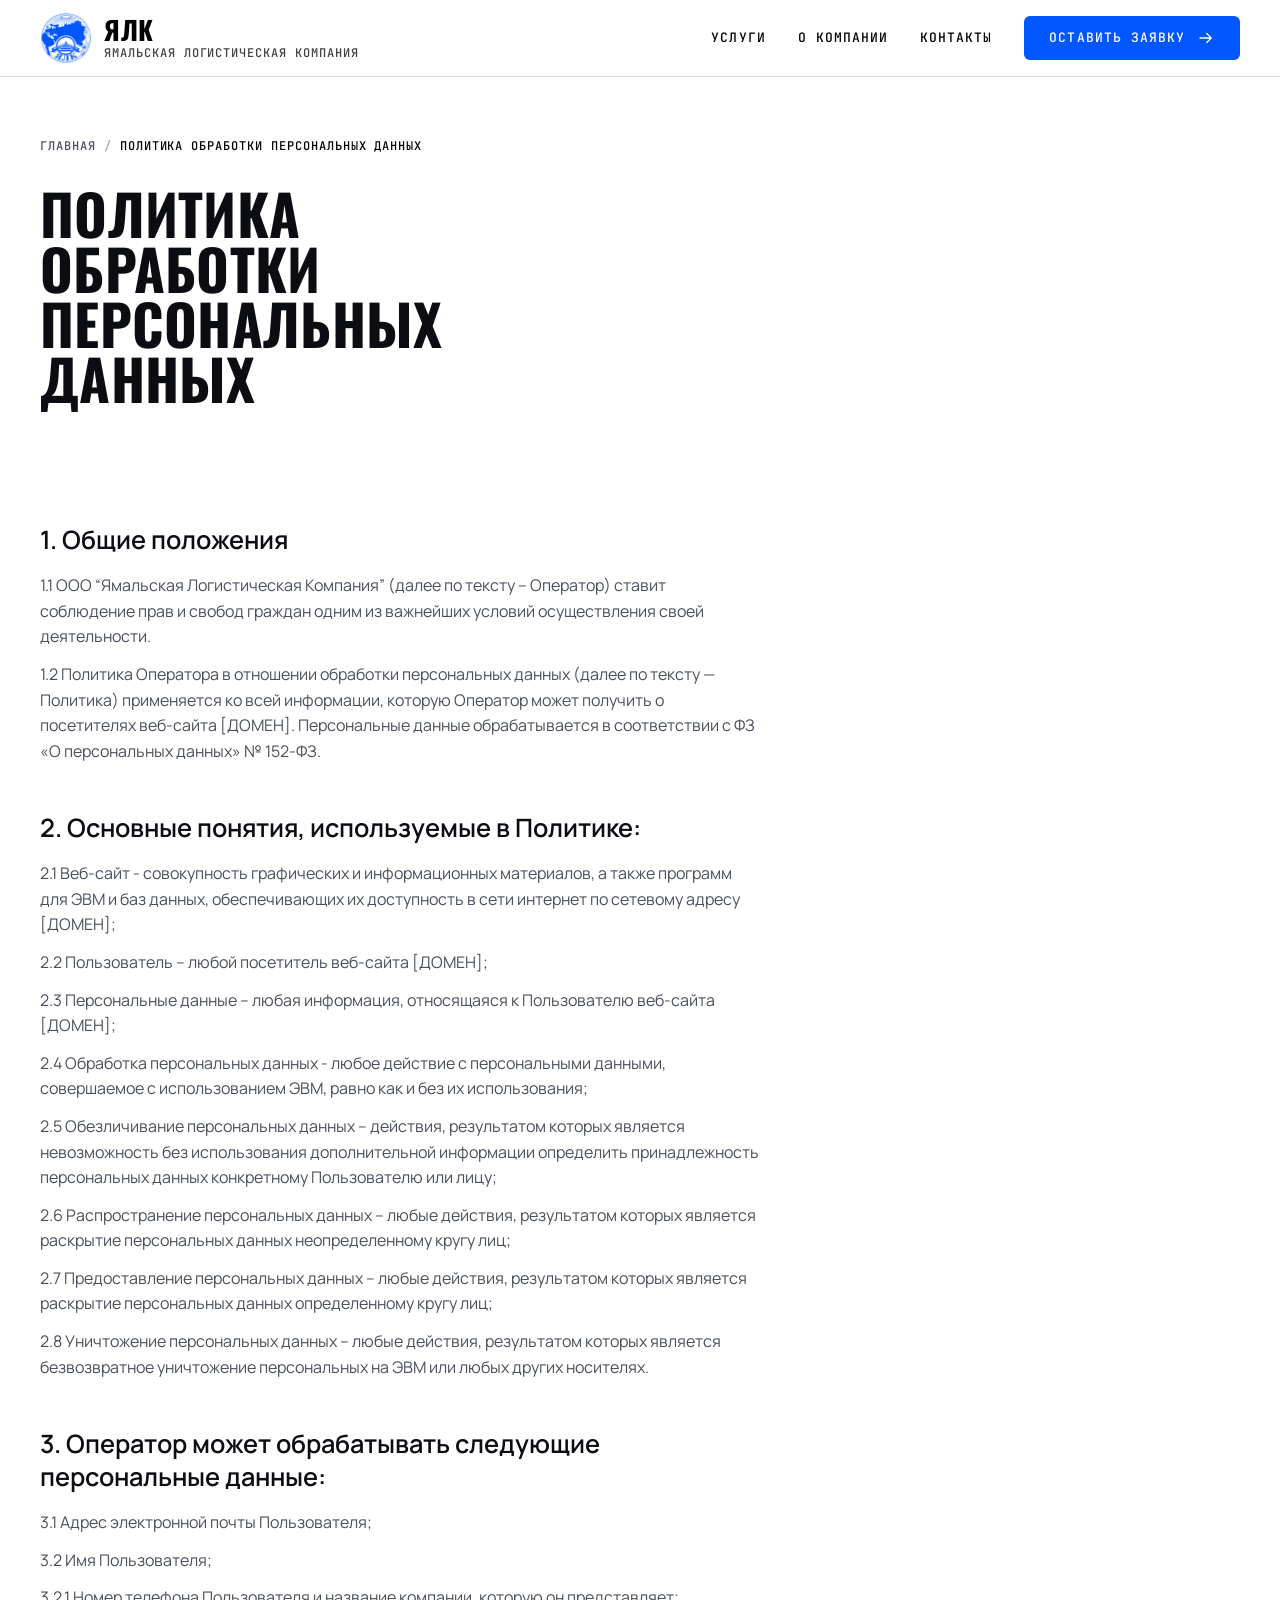
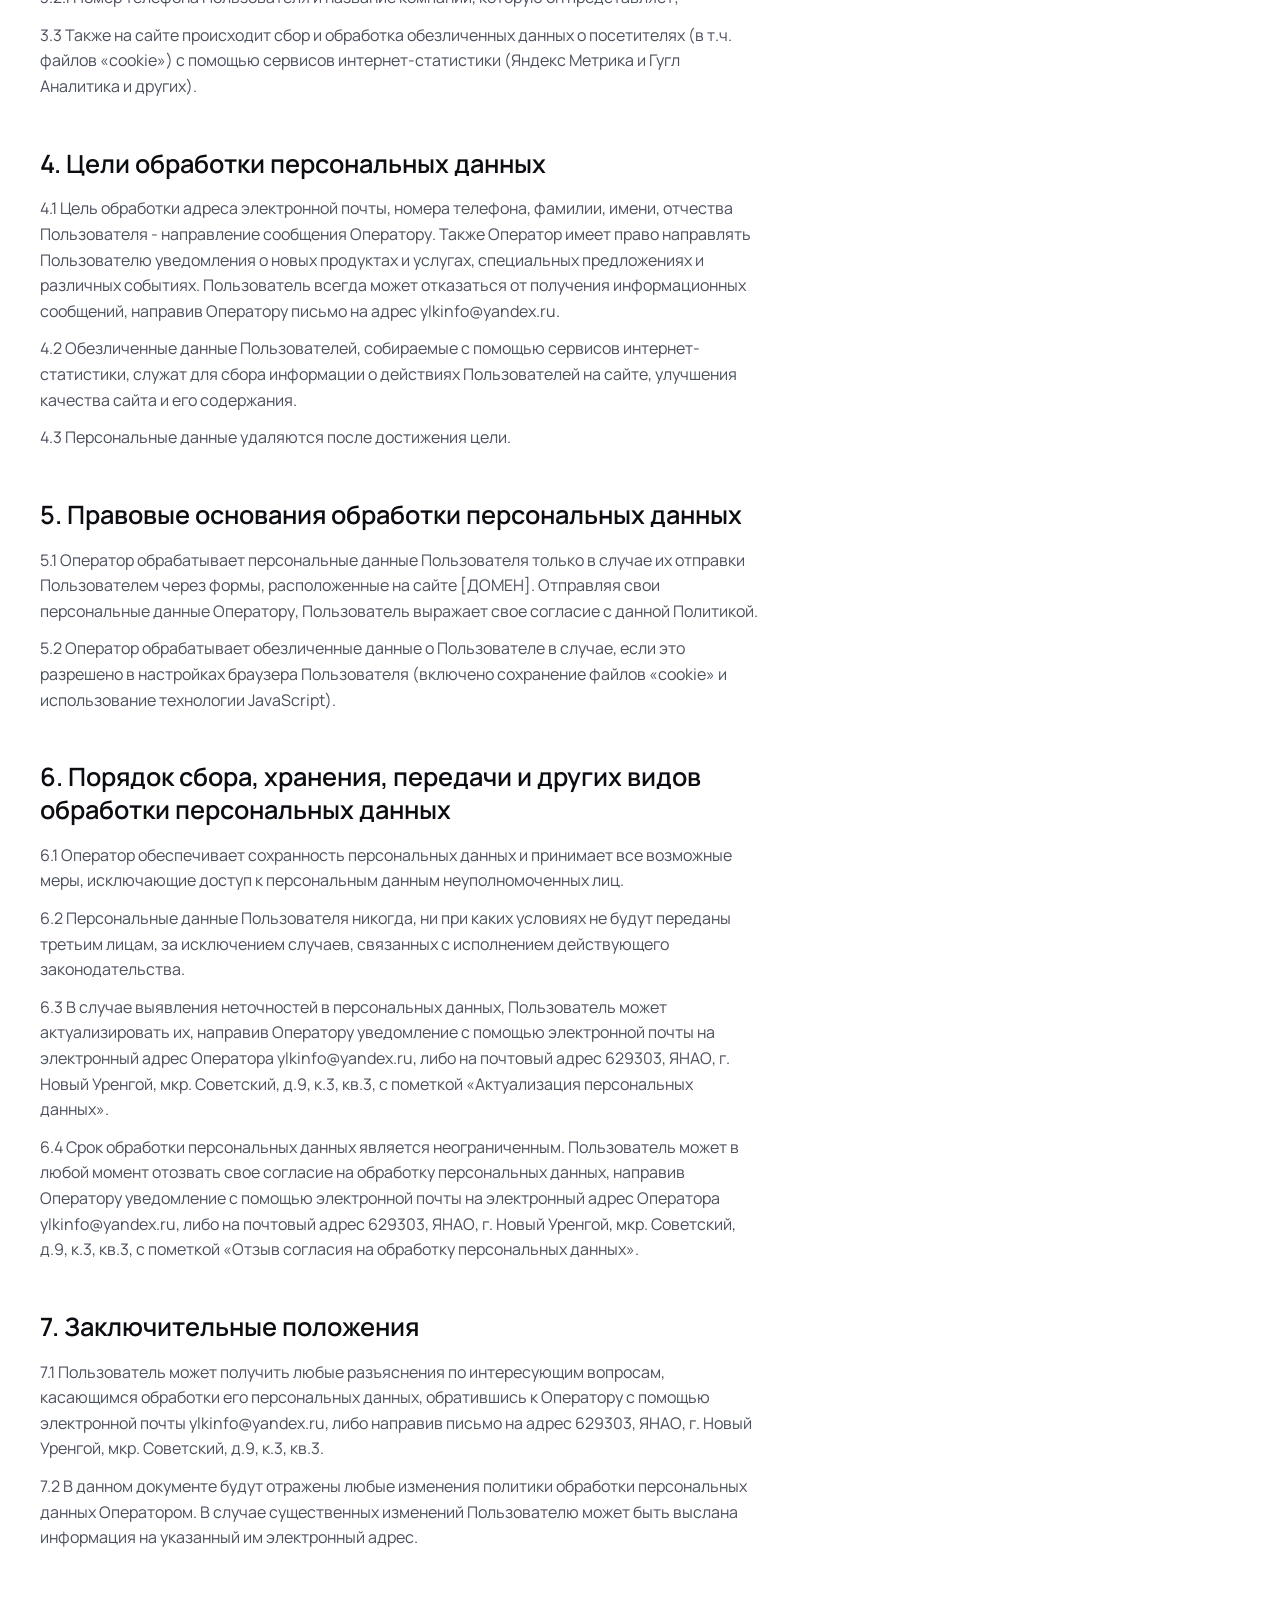
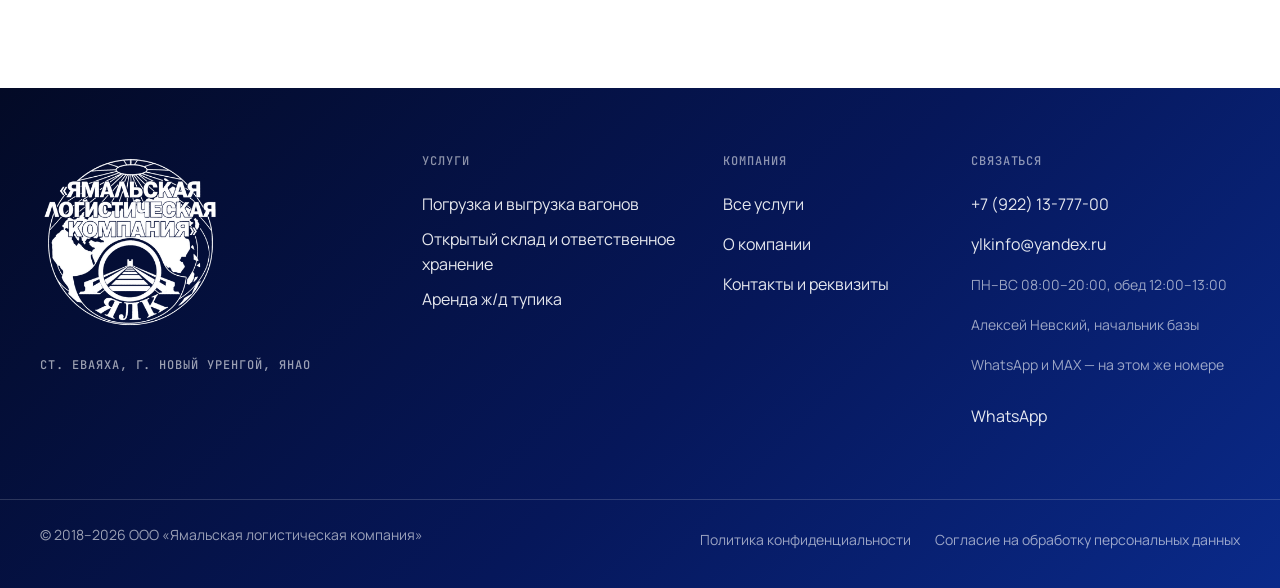
<file: politika-konfidencialnosti/index.html>
<!DOCTYPE html><html lang="ru"><head><meta charset="utf-8"><meta name="robots" content="noindex, nofollow"><meta name="viewport" content="width=device-width, initial-scale=1, viewport-fit=cover"><title>Политика обработки персональных данных — ЯЛК</title><meta name="description" content="Политика ООО «ЯЛК» в отношении обработки персональных данных посетителей сайта."><meta name="theme-color" content="#ffffff"><meta name="format-detection" content="telephone=no"><link rel="icon" href="../favicon.ico" sizes="48x48"><link rel="icon" href="../favicon-32.png" type="image/png" sizes="32x32"><link rel="apple-touch-icon" href="../apple-touch-icon.png"><link rel="manifest" href="../manifest.webmanifest"><meta property="og:type" content="website"><meta property="og:locale" content="ru_RU"><meta property="og:site_name" content="ЯЛК — Ямальская логистическая компания"><meta property="og:title" content="Политика обработки персональных данных — ЯЛК"><meta property="og:description" content="Политика ООО «ЯЛК» в отношении обработки персональных данных посетителей сайта."><meta property="og:url" content="https://ylk-novyi-urengoi.ru/politika-konfidencialnosti/"><meta property="og:image" content="https://ylk-novyi-urengoi.ru/og.jpg"><meta property="og:image:width" content="1200"><meta property="og:image:height" content="630"><meta name="twitter:card" content="summary_large_image"><script type="application/ld+json">{"@context":"https://schema.org","@type":"LocalBusiness","name":"ООО «Ямальская логистическая компания»","alternateName":"ЯЛК","url":"https://ylk-novyi-urengoi.ru/","logo":"https://ylk-novyi-urengoi.ru/icon-512.png","image":"https://ylk-novyi-urengoi.ru/og.jpg","description":"Погрузка и выгрузка ж/д вагонов, открытый склад и ответственное хранение грузов на станции Еваяха в Новом Уренгое.","areaServed":"Новый Уренгой, ЯНАО","foundingDate":"2018","taxID":"8904087948","identifier":"1188901005050","openingHours":"Mo-Su 08:00-20:00","address":{"@type":"PostalAddress","streetAddress":"Северная магистраль, 4/1","addressLocality":"Новый Уренгой","addressRegion":"ЯНАО","addressCountry":"RU"},"telephone":"+7 (922) 13-777-00","email":"ylkinfo@yandex.ru","makesOffer":[{"@type":"Offer","itemOffered":{"@type":"Service","name":"Погрузка и выгрузка вагонов"}},{"@type":"Offer","itemOffered":{"@type":"Service","name":"Открытый склад и ответственное хранение"}},{"@type":"Offer","itemOffered":{"@type":"Service","name":"Аренда ж/д тупика"}}]}</script><script>document.documentElement.classList.add('js');</script><link rel="stylesheet" href="../_astro/Base.DZZUJ-su.css"><style>.ph__title{max-width:22ch;font-size:var(--t-h2)}.legal[data-astro-cid-sb6l2mzp]{max-width:72ch;padding-bottom:var(--s-section);color:var(--c-text)}.legal[data-astro-cid-sb6l2mzp] h2{margin:var(--s-7) 0 var(--s-4);font-size:var(--t-h3);font-weight:600;line-height:1.3}.legal[data-astro-cid-sb6l2mzp] p,.legal[data-astro-cid-sb6l2mzp] li{margin-bottom:var(--s-3);color:var(--c-muted);overflow-wrap:anywhere}.legal[data-astro-cid-sb6l2mzp] ul{padding-left:1.25rem}
.ph[data-astro-cid-75ysl5lo]{padding-top:calc(var(--header-h) + clamp(2rem, 1rem + 3vw, 4rem));padding-bottom:clamp(3rem,2rem + 3vw,5rem)}.ph__grid[data-astro-cid-75ysl5lo]{gap:var(--s-7);display:grid}@media (width>=960px){.ph__grid[data-astro-cid-75ysl5lo][data-has-image]{gap:var(--s-8);grid-template-columns:minmax(0,1fr) minmax(0,1fr);align-items:center}}.ph__text[data-astro-cid-75ysl5lo]{gap:var(--s-5);align-content:start;display:grid}.ph__crumbs[data-astro-cid-75ysl5lo] ol[data-astro-cid-75ysl5lo]{gap:var(--s-2);color:var(--c-muted);flex-wrap:wrap;display:flex}.ph__crumbs[data-astro-cid-75ysl5lo] li[data-astro-cid-75ysl5lo]+li[data-astro-cid-75ysl5lo]:before{content:"/";margin-right:var(--s-2);opacity:.5}.ph__crumbs[data-astro-cid-75ysl5lo] a[data-astro-cid-75ysl5lo]{align-items:center;min-height:32px;display:inline-flex}@media (hover:hover){.ph__crumbs[data-astro-cid-75ysl5lo] a[data-astro-cid-75ysl5lo]:hover{color:var(--c-blue)}}.ph__crumbs[data-astro-cid-75ysl5lo] [data-astro-cid-75ysl5lo][aria-current]{min-height:32px;color:var(--c-ink);align-items:center;display:inline-flex}.ph__eyebrow[data-astro-cid-75ysl5lo]{color:var(--c-blue)}.ph__title[data-astro-cid-75ysl5lo]{max-width:14ch}.ph__actions[data-astro-cid-75ysl5lo]:empty{display:none}.ph__actions[data-astro-cid-75ysl5lo]{gap:var(--s-3);margin-top:var(--s-2);flex-wrap:wrap;display:flex}.ph__media[data-astro-cid-75ysl5lo]{aspect-ratio:4/3;border-radius:var(--radius-lg);background:var(--c-lavender);position:relative;overflow:hidden}.ph__media[data-astro-cid-75ysl5lo] img{object-fit:cover;width:100%;height:100%}.ph__fact[data-astro-cid-75ysl5lo]{left:var(--s-4);bottom:var(--s-4);max-width:calc(100% - 2 * var(--s-4));padding:var(--s-3) var(--s-4);border-radius:var(--radius);background:var(--c-white);color:var(--c-blue);font-weight:600;position:absolute}@media (prefers-reduced-motion:no-preference){.ph__text[data-astro-cid-75ysl5lo]>[data-astro-cid-75ysl5lo],.ph__aside[data-astro-cid-75ysl5lo],.ph__media[data-astro-cid-75ysl5lo]{animation:ph-rise .9s var(--ease-out) both}.ph__text[data-astro-cid-75ysl5lo]>[data-astro-cid-75ysl5lo]:nth-child(2){animation-delay:80ms}.ph__text[data-astro-cid-75ysl5lo]>[data-astro-cid-75ysl5lo]:nth-child(3){animation-delay:.16s}.ph__text[data-astro-cid-75ysl5lo]>[data-astro-cid-75ysl5lo]:nth-child(4){animation-delay:.24s}.ph__text[data-astro-cid-75ysl5lo]>[data-astro-cid-75ysl5lo]:nth-child(5){animation-delay:.32s}.ph__aside[data-astro-cid-75ysl5lo]{animation-delay:.24s}.ph__media[data-astro-cid-75ysl5lo]{animation-name:ph-reveal;animation-duration:1.1s;animation-delay:.2s}}@keyframes ph-rise{0%{opacity:0;transform:translateY(24px)}}@keyframes ph-reveal{0%{clip-path:inset(100% 0 0 0 round var(--radius-lg))}to{clip-path:inset(0 0 0 0 round var(--radius-lg))}}
</style></head><body><a class="skip-link" href="#main">Перейти к содержанию</a><header class="header" data-header data-astro-cid-nen7h5rs><div class="container header__bar" data-astro-cid-nen7h5rs><a class="brand" href="../" aria-label="ООО «Ямальская логистическая компания» — на главную" data-astro-cid-nen7h5rs><span class="brand__mark" data-astro-cid-nen7h5rs><img src="../_astro/yalc-header-white-2000.Bx3GIMK3_1RJU2K.webp" alt loading="eager" data-astro-cid-nen7h5rs="true" decoding="async" width="112" height="112" class="brand__logo brand__logo--white"><img src="../_astro/yalc-header-blue-2000.CWZy5vtB_1dJcQ1.webp" alt loading="eager" data-astro-cid-nen7h5rs="true" decoding="async" width="112" height="112" class="brand__logo brand__logo--blue"></span><span class="brand__text" data-astro-cid-nen7h5rs><span class="brand__name" data-astro-cid-nen7h5rs>ЯЛК</span><span class="brand__sub" data-astro-cid-nen7h5rs>Ямальская логистическая компания</span></span></a><nav class="nav" aria-label="Основное меню" data-astro-cid-nen7h5rs><ul role="list" class="nav__list" data-astro-cid-nen7h5rs><li data-astro-cid-nen7h5rs><a href="../uslugi/" class="nav__link" data-astro-cid-nen7h5rs>Услуги</a></li><li data-astro-cid-nen7h5rs><a href="../o-kompanii/" class="nav__link" data-astro-cid-nen7h5rs>О компании</a></li><li data-astro-cid-nen7h5rs><a href="../kontakty/" class="nav__link" data-astro-cid-nen7h5rs>Контакты</a></li></ul><a href="../kontakty/#zayavka" data-astro-cid-nen7h5rs="true" data-astro-cid-ekguhzzh="true" class="btn btn--primary nav__cta"><span data-astro-cid-ekguhzzh>Оставить заявку</span><svg class="btn__arrow" width="18" height="18" viewBox="0 0 24 24" fill="none" stroke="currentColor" stroke-width="1.75" stroke-linecap="round" stroke-linejoin="round" aria-hidden="true" focusable="false"><path d="M4 12h15M13 6l6 6-6 6"/></svg></a></nav><button class="burger swap" type="button" aria-expanded="false" aria-controls="mobile-menu" data-burger data-astro-cid-nen7h5rs><span class="sr-only" data-astro-cid-nen7h5rs>Открыть меню</span><svg class="swap__off" width="26" height="26" viewBox="0 0 24 24" fill="none" stroke="currentColor" stroke-width="1.75" stroke-linecap="round" stroke-linejoin="round" aria-hidden="true" focusable="false"><path d="M3 7h18M3 12h18M3 17h18"/></svg><svg class="swap__on" width="26" height="26" viewBox="0 0 24 24" fill="none" stroke="currentColor" stroke-width="1.75" stroke-linecap="round" stroke-linejoin="round" aria-hidden="true" focusable="false"><path d="M6 6l12 12M18 6L6 18"/></svg></button></div><div class="mobile" id="mobile-menu" hidden data-mobile data-astro-cid-nen7h5rs><div class="container mobile__inner" data-astro-cid-nen7h5rs><p class="mono mobile__label mobile__item" style="--m:0" data-astro-cid-nen7h5rs>Услуги</p><ul role="list" class="mobile__services" data-astro-cid-nen7h5rs><li class="mobile__item" style="--m:1" data-astro-cid-nen7h5rs><a href="../uslugi/priem-i-razgruzka-vagonov/" data-astro-cid-nen7h5rs>Погрузка и выгрузка вагонов</a></li><li class="mobile__item" style="--m:2" data-astro-cid-nen7h5rs><a href="../uslugi/obrabotka-i-hranenie-gruzov/" data-astro-cid-nen7h5rs>Открытый склад и ответственное хранение</a></li><li class="mobile__item" style="--m:3" data-astro-cid-nen7h5rs><a href="../uslugi/arenda-zhd-tupika/" data-astro-cid-nen7h5rs>Аренда ж/д тупика</a></li></ul><ul role="list" class="mobile__nav" data-astro-cid-nen7h5rs><li class="mobile__item" style="--m:4" data-astro-cid-nen7h5rs><a href="../uslugi/" data-astro-cid-nen7h5rs>Услуги</a></li><li class="mobile__item" style="--m:5" data-astro-cid-nen7h5rs><a href="../o-kompanii/" data-astro-cid-nen7h5rs>О компании</a></li><li class="mobile__item" style="--m:6" data-astro-cid-nen7h5rs><a href="../kontakty/" data-astro-cid-nen7h5rs>Контакты</a></li></ul><div class="mobile__item" style="--m:7" data-astro-cid-nen7h5rs><a href="../kontakty/#zayavka" data-close-menu="true" data-astro-cid-nen7h5rs="true" data-astro-cid-ekguhzzh="true" class="btn btn--primary mobile__cta"><span data-astro-cid-ekguhzzh>Оставить заявку</span><svg class="btn__arrow" width="18" height="18" viewBox="0 0 24 24" fill="none" stroke="currentColor" stroke-width="1.75" stroke-linecap="round" stroke-linejoin="round" aria-hidden="true" focusable="false"><path d="M4 12h15M13 6l6 6-6 6"/></svg></a></div></div></div></header><script type="module">var e=document.querySelector(`[data-header]`),t=e.querySelector(`[data-burger]`),n=e.querySelector(`[data-mobile]`),r=()=>e.classList.toggle(`is-scrolled`,window.scrollY>24);r(),window.addEventListener(`scroll`,r,{passive:!0});var i=r=>{t.setAttribute(`aria-expanded`,String(r)),t.toggleAttribute(`data-on`,r),t.querySelector(`.sr-only`).textContent=r?`Закрыть меню`:`Открыть меню`,n.hidden=!r,e.classList.toggle(`is-open`,r),document.documentElement.style.overflow=r?`hidden`:``,document.querySelectorAll(`main, footer, .skip-link`).forEach(e=>e.inert=r)};t.addEventListener(`click`,()=>i(t.getAttribute(`aria-expanded`)!==`true`)),n.addEventListener(`click`,e=>{e.target.closest(`a`)&&i(!1)}),document.addEventListener(`keydown`,n=>{n.key===`Escape`&&e.classList.contains(`is-open`)&&(i(!1),t.focus())}),window.matchMedia(`(min-width: 960px)`).addEventListener(`change`,e=>e.matches&&i(!1));</script><main id="main"><section class="ph" aria-labelledby="page-title" data-astro-cid-75ysl5lo><div class="container ph__grid" data-astro-cid-75ysl5lo><div class="ph__text" data-astro-cid-75ysl5lo><nav aria-label="Навигационная цепочка" class="ph__crumbs mono" data-astro-cid-75ysl5lo><ol role="list" data-astro-cid-75ysl5lo><li data-astro-cid-75ysl5lo><a href="../" data-astro-cid-75ysl5lo>Главная</a></li><li data-astro-cid-75ysl5lo><span aria-current="page" data-astro-cid-75ysl5lo>Политика обработки персональных данных</span></li></ol></nav><h1 id="page-title" class="display h1 ph__title" data-astro-cid-75ysl5lo>Политика обработки персональных данных</h1><div class="ph__actions" data-astro-cid-75ysl5lo></div></div></div></section><script type="application/ld+json">{"@context":"https://schema.org","@type":"BreadcrumbList","itemListElement":[{"@type":"ListItem","position":1,"name":"Главная","item":"https://ylk-novyi-urengoi.ru/"},{"@type":"ListItem","position":2,"name":"Политика обработки персональных данных"}]}</script><div class="container" data-astro-cid-sb6l2mzp><article class="legal" data-astro-cid-sb6l2mzp><h2 id="1-общие-положения">1. Общие положения</h2>
<p>1.1 ООО “Ямальская Логистическая Компания” (далее по тексту – Оператор) ставит соблюдение прав и свобод граждан одним из важнейших условий осуществления своей деятельности.</p>
<p>1.2 Политика Оператора в отношении обработки персональных данных (далее по тексту — Политика) применяется ко всей информации, которую Оператор может получить о посетителях веб-сайта [ДОМЕН]. Персональные данные обрабатывается в соответствии с ФЗ «О персональных данных» № 152-ФЗ.</p>
<h2 id="2-основные-понятия-используемые-в-политике">2. Основные понятия, используемые в Политике:</h2>
<p>2.1 Веб-сайт - совокупность графических и информационных материалов, а также программ для ЭВМ и баз данных, обеспечивающих их доступность в сети интернет по сетевому адресу [ДОМЕН];</p>
<p>2.2 Пользователь – любой посетитель веб-сайта [ДОМЕН];</p>
<p>2.3 Персональные данные – любая информация, относящаяся к Пользователю веб-сайта [ДОМЕН];</p>
<p>2.4 Обработка персональных данных - любое действие с персональными данными, совершаемое с использованием ЭВМ, равно как и без их использования;</p>
<p>2.5 Обезличивание персональных данных – действия, результатом которых является невозможность без использования дополнительной информации определить принадлежность персональных данных конкретному Пользователю или лицу;</p>
<p>2.6 Распространение персональных данных – любые действия, результатом которых является раскрытие персональных данных неопределенному кругу лиц;</p>
<p>2.7 Предоставление персональных данных – любые действия, результатом которых является раскрытие персональных данных определенному кругу лиц;</p>
<p>2.8 Уничтожение персональных данных – любые действия, результатом которых является безвозвратное уничтожение персональных на ЭВМ или любых других носителях.</p>
<h2 id="3-оператор-может-обрабатывать-следующие-персональные-данные">3. Оператор может обрабатывать следующие персональные данные:</h2>
<p>3.1 Адрес электронной почты Пользователя;</p>
<p>3.2 Имя Пользователя;</p>
<p>3.2.1 Номер телефона Пользователя и название компании, которую он представляет;</p>
<p>3.3 Также на сайте происходит сбор и обработка обезличенных данных о посетителях (в т.ч. файлов «cookie») с помощью сервисов интернет-статистики (Яндекс Метрика и Гугл Аналитика и других).</p>
<h2 id="4-цели-обработки-персональных-данных">4. Цели обработки персональных данных</h2>
<p>4.1 Цель обработки адреса электронной почты, номера телефона, фамилии, имени, отчества Пользователя - направление сообщения Оператору. Также Оператор имеет право направлять Пользователю уведомления о новых продуктах и услугах, специальных предложениях и различных событиях. Пользователь всегда может отказаться от получения информационных сообщений, направив Оператору письмо на адрес <a href="mailto:ylkinfo@yandex.ru">ylkinfo@yandex.ru</a>.</p>
<p>4.2 Обезличенные данные Пользователей, собираемые с помощью сервисов интернет-статистики, служат для сбора информации о действиях Пользователей на сайте, улучшения качества сайта и его содержания.</p>
<p>4.3 Персональные данные удаляются после достижения цели.</p>
<h2 id="5-правовые-основания-обработки-персональных-данных">5. Правовые основания обработки персональных данных</h2>
<p>5.1 Оператор обрабатывает персональные данные Пользователя только в случае их отправки Пользователем через формы, расположенные на сайте [ДОМЕН]. Отправляя свои персональные данные Оператору, Пользователь выражает свое согласие с данной Политикой.</p>
<p>5.2 Оператор обрабатывает обезличенные данные о Пользователе в случае, если это разрешено в настройках браузера Пользователя (включено сохранение файлов «cookie» и использование технологии JavaScript).</p>
<h2 id="6-порядок-сбора-хранения-передачи-и-других-видов-обработки-персональных-данных">6. Порядок сбора, хранения, передачи и других видов обработки персональных данных</h2>
<p>6.1 Оператор обеспечивает сохранность персональных данных и принимает все возможные меры, исключающие доступ к персональным данным неуполномоченных лиц.</p>
<p>6.2 Персональные данные Пользователя никогда, ни при каких условиях не будут переданы третьим лицам, за исключением случаев, связанных с исполнением действующего законодательства.</p>
<p>6.3 В случае выявления неточностей в персональных данных, Пользователь может актуализировать их, направив Оператору уведомление с помощью электронной почты на электронный адрес Оператора <a href="mailto:ylkinfo@yandex.ru">ylkinfo@yandex.ru</a>, либо на почтовый адрес 629303, ЯНАО, г. Новый Уренгой, мкр. Советский, д.9, к.3, кв.3, с пометкой «Актуализация персональных данных».</p>
<p>6.4 Срок обработки персональных данных является неограниченным. Пользователь может в любой момент отозвать свое согласие на обработку персональных данных, направив Оператору уведомление с помощью электронной почты на электронный адрес Оператора <a href="mailto:ylkinfo@yandex.ru">ylkinfo@yandex.ru</a>, либо на почтовый адрес 629303, ЯНАО, г. Новый Уренгой, мкр. Советский, д.9, к.3, кв.3, с пометкой «Отзыв согласия на обработку персональных данных».</p>
<h2 id="7-заключительные-положения">7. Заключительные положения</h2>
<p>7.1 Пользователь может получить любые разъяснения по интересующим вопросам, касающимся обработки его персональных данных, обратившись к Оператору с помощью электронной почты <a href="mailto:ylkinfo@yandex.ru">ylkinfo@yandex.ru</a>, либо направив письмо на адрес 629303, ЯНАО, г. Новый Уренгой, мкр. Советский, д.9, к.3, кв.3.</p>
<p>7.2 В данном документе будут отражены любые изменения политики обработки персональных данных Оператором. В случае существенных изменений Пользователю может быть выслана информация на указанный им электронный адрес.</p>
</article></div></main><footer class="footer on-dark" data-astro-cid-jo6i4kqk><div class="container footer__grid" data-astro-cid-jo6i4kqk><div class="footer__brand" data-astro-cid-jo6i4kqk><img src="../_astro/yalc-footer-white-2000.Dki2anyq_ayEoa.webp" alt="ООО «Ямальская логистическая компания»" data-astro-cid-jo6i4kqk="true" loading="lazy" decoding="async" width="320" height="320" class="footer__logo"><p class="footer__station mono" data-astro-cid-jo6i4kqk>ст. Еваяха, г. Новый Уренгой, ЯНАО</p></div><nav class="footer__col" aria-label="Услуги" data-astro-cid-jo6i4kqk><p class="mono footer__title" data-astro-cid-jo6i4kqk>Услуги</p><ul role="list" data-astro-cid-jo6i4kqk><li data-astro-cid-jo6i4kqk><a href="../uslugi/priem-i-razgruzka-vagonov/" data-astro-cid-jo6i4kqk>Погрузка и выгрузка вагонов</a></li><li data-astro-cid-jo6i4kqk><a href="../uslugi/obrabotka-i-hranenie-gruzov/" data-astro-cid-jo6i4kqk>Открытый склад и ответственное хранение</a></li><li data-astro-cid-jo6i4kqk><a href="../uslugi/arenda-zhd-tupika/" data-astro-cid-jo6i4kqk>Аренда ж/д тупика</a></li></ul></nav><nav class="footer__col" aria-label="Компания" data-astro-cid-jo6i4kqk><p class="mono footer__title" data-astro-cid-jo6i4kqk>Компания</p><ul role="list" data-astro-cid-jo6i4kqk><li data-astro-cid-jo6i4kqk><a href="../uslugi/" data-astro-cid-jo6i4kqk>Все услуги</a></li><li data-astro-cid-jo6i4kqk><a href="../o-kompanii/" data-astro-cid-jo6i4kqk>О компании</a></li><li data-astro-cid-jo6i4kqk><a href="../kontakty/" data-astro-cid-jo6i4kqk>Контакты и реквизиты</a></li></ul></nav><div class="footer__col" data-astro-cid-jo6i4kqk><p class="mono footer__title" data-astro-cid-jo6i4kqk>Связаться</p><ul role="list" data-astro-cid-jo6i4kqk><li data-astro-cid-jo6i4kqk><a href="tel:+79221377700" data-astro-cid-jo6i4kqk>+7 (922) 13-777-00</a></li><li data-astro-cid-jo6i4kqk><a href="mailto:ylkinfo@yandex.ru" data-astro-cid-jo6i4kqk>ylkinfo@yandex.ru</a></li><li class="footer__muted" data-astro-cid-jo6i4kqk>ПН–ВС 08:00–20:00, обед 12:00–13:00</li><li class="footer__muted" data-astro-cid-jo6i4kqk>Алексей Невский, начальник базы</li><li class="footer__muted" data-astro-cid-jo6i4kqk>WhatsApp и MAX — на этом же номере</li></ul><ul role="list" class="footer__socials" data-astro-cid-jo6i4kqk><li data-astro-cid-jo6i4kqk><a href="https://wa.me/79221377700" target="_blank" rel="noopener noreferrer" data-astro-cid-jo6i4kqk>WhatsApp</a></li></ul></div></div><div class="container footer__bottom" data-astro-cid-jo6i4kqk><p data-astro-cid-jo6i4kqk>© 2018–2026 ООО «Ямальская логистическая компания»</p><ul role="list" class="footer__legal" data-astro-cid-jo6i4kqk><li data-astro-cid-jo6i4kqk><a href="../politika-konfidencialnosti/" data-astro-cid-jo6i4kqk>Политика конфиденциальности</a></li><li data-astro-cid-jo6i4kqk><a href="../soglasie-na-obrabotku-pd/" data-astro-cid-jo6i4kqk>Согласие на обработку персональных данных</a></li></ul></div></footer><script type="module">var e=document.querySelectorAll(`[data-reveal]`);if(`IntersectionObserver`in window){let t=new IntersectionObserver(e=>{for(let n of e)n.isIntersecting&&(n.target.classList.add(`is-in`),t.unobserve(n.target))},{rootMargin:`0px 0px -8% 0px`,threshold:.12});e.forEach(e=>t.observe(e))}else e.forEach(e=>e.classList.add(`is-in`));</script></body></html>
</file>
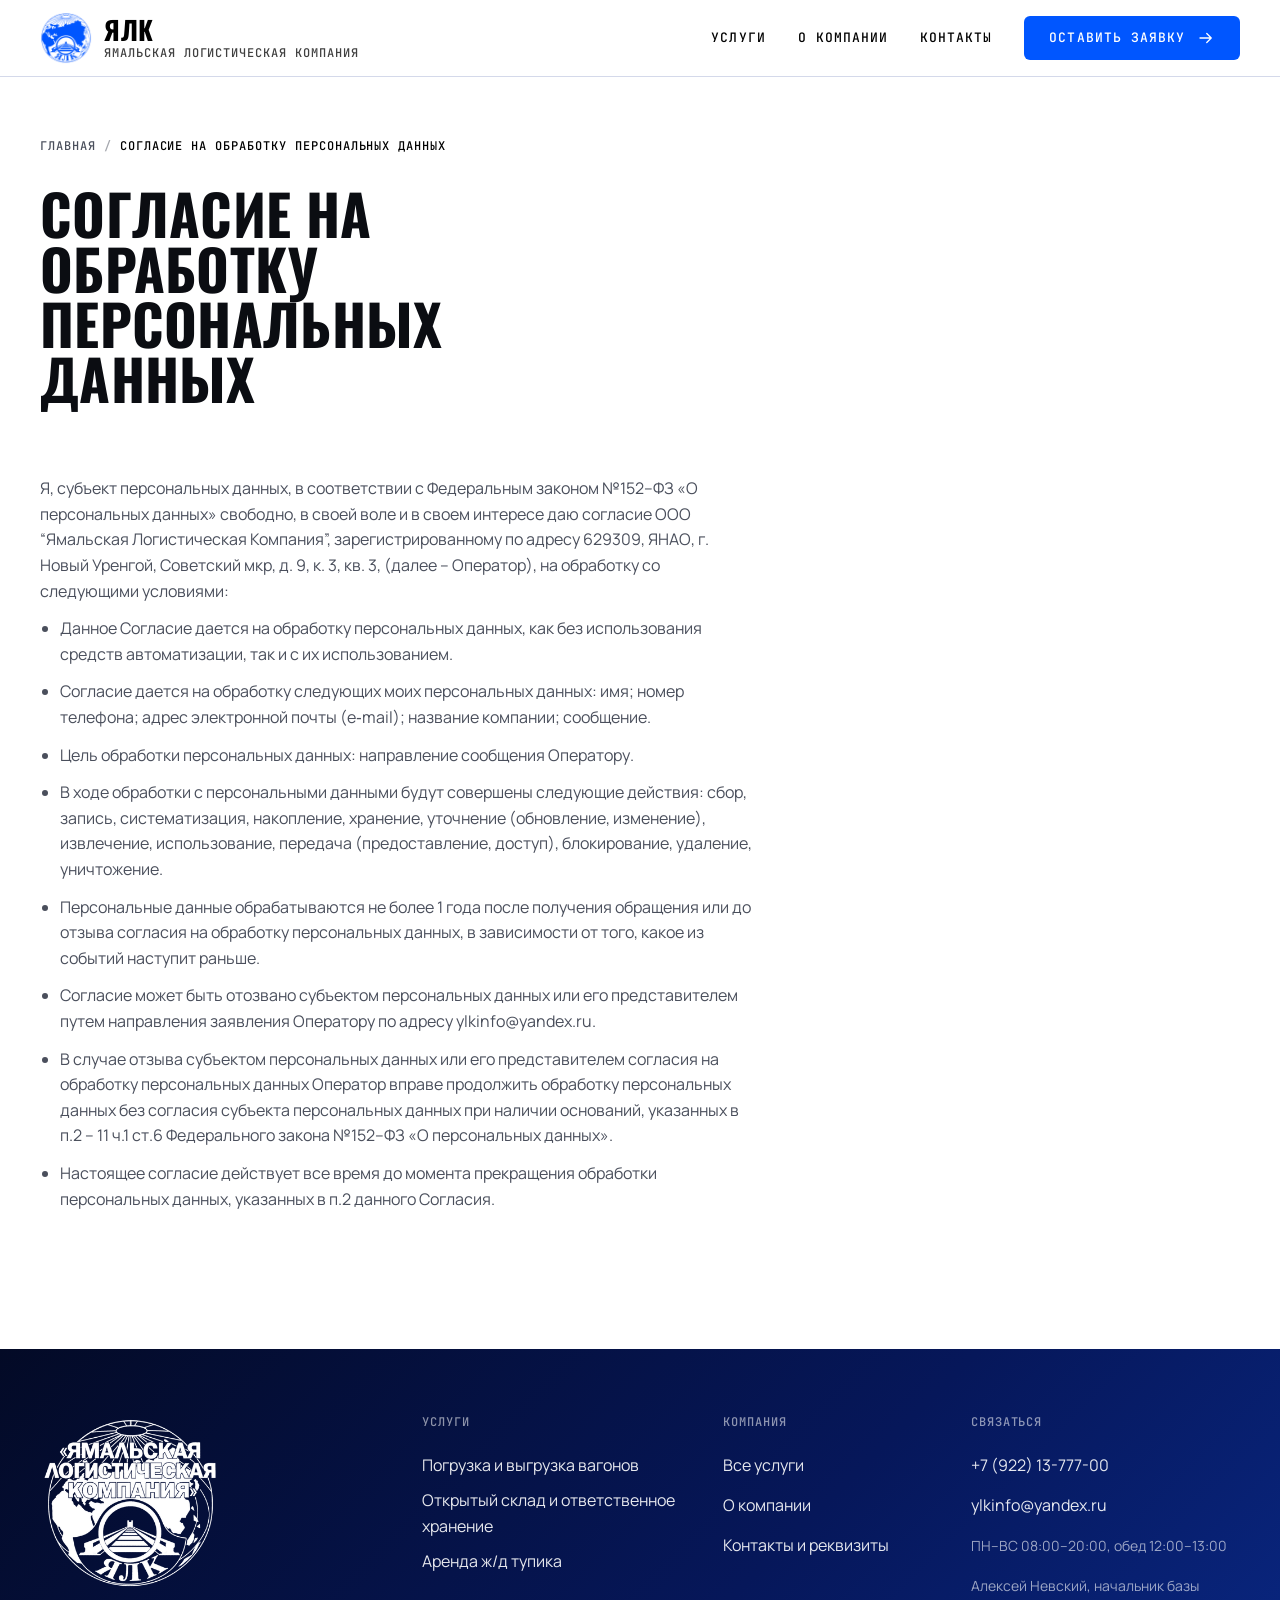
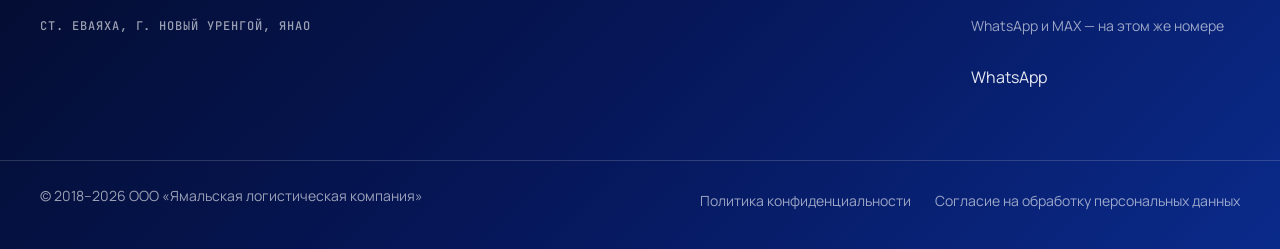
<file: soglasie-na-obrabotku-pd/index.html>
<!DOCTYPE html><html lang="ru"><head><meta charset="utf-8"><meta name="robots" content="noindex, nofollow"><meta name="viewport" content="width=device-width, initial-scale=1, viewport-fit=cover"><title>Согласие на обработку персональных данных — ЯЛК</title><meta name="description" content="Согласие пользователя сайта ООО «ЯЛК» на обработку персональных данных."><meta name="theme-color" content="#ffffff"><meta name="format-detection" content="telephone=no"><link rel="icon" href="../favicon.ico" sizes="48x48"><link rel="icon" href="../favicon-32.png" type="image/png" sizes="32x32"><link rel="apple-touch-icon" href="../apple-touch-icon.png"><link rel="manifest" href="../manifest.webmanifest"><meta property="og:type" content="website"><meta property="og:locale" content="ru_RU"><meta property="og:site_name" content="ЯЛК — Ямальская логистическая компания"><meta property="og:title" content="Согласие на обработку персональных данных — ЯЛК"><meta property="og:description" content="Согласие пользователя сайта ООО «ЯЛК» на обработку персональных данных."><meta property="og:url" content="https://ylk-novyi-urengoi.ru/soglasie-na-obrabotku-pd/"><meta property="og:image" content="https://ylk-novyi-urengoi.ru/og.jpg"><meta property="og:image:width" content="1200"><meta property="og:image:height" content="630"><meta name="twitter:card" content="summary_large_image"><script type="application/ld+json">{"@context":"https://schema.org","@type":"LocalBusiness","name":"ООО «Ямальская логистическая компания»","alternateName":"ЯЛК","url":"https://ylk-novyi-urengoi.ru/","logo":"https://ylk-novyi-urengoi.ru/icon-512.png","image":"https://ylk-novyi-urengoi.ru/og.jpg","description":"Погрузка и выгрузка ж/д вагонов, открытый склад и ответственное хранение грузов на станции Еваяха в Новом Уренгое.","areaServed":"Новый Уренгой, ЯНАО","foundingDate":"2018","taxID":"8904087948","identifier":"1188901005050","openingHours":"Mo-Su 08:00-20:00","address":{"@type":"PostalAddress","streetAddress":"Северная магистраль, 4/1","addressLocality":"Новый Уренгой","addressRegion":"ЯНАО","addressCountry":"RU"},"telephone":"+7 (922) 13-777-00","email":"ylkinfo@yandex.ru","makesOffer":[{"@type":"Offer","itemOffered":{"@type":"Service","name":"Погрузка и выгрузка вагонов"}},{"@type":"Offer","itemOffered":{"@type":"Service","name":"Открытый склад и ответственное хранение"}},{"@type":"Offer","itemOffered":{"@type":"Service","name":"Аренда ж/д тупика"}}]}</script><script>document.documentElement.classList.add('js');</script><link rel="stylesheet" href="../_astro/Base.DZZUJ-su.css"><style>.ph__title{max-width:22ch;font-size:var(--t-h2)}.legal[data-astro-cid-sb6l2mzp]{max-width:72ch;padding-bottom:var(--s-section);color:var(--c-text)}.legal[data-astro-cid-sb6l2mzp] h2{margin:var(--s-7) 0 var(--s-4);font-size:var(--t-h3);font-weight:600;line-height:1.3}.legal[data-astro-cid-sb6l2mzp] p,.legal[data-astro-cid-sb6l2mzp] li{margin-bottom:var(--s-3);color:var(--c-muted);overflow-wrap:anywhere}.legal[data-astro-cid-sb6l2mzp] ul{padding-left:1.25rem}
.ph[data-astro-cid-75ysl5lo]{padding-top:calc(var(--header-h) + clamp(2rem, 1rem + 3vw, 4rem));padding-bottom:clamp(3rem,2rem + 3vw,5rem)}.ph__grid[data-astro-cid-75ysl5lo]{gap:var(--s-7);display:grid}@media (width>=960px){.ph__grid[data-astro-cid-75ysl5lo][data-has-image]{gap:var(--s-8);grid-template-columns:minmax(0,1fr) minmax(0,1fr);align-items:center}}.ph__text[data-astro-cid-75ysl5lo]{gap:var(--s-5);align-content:start;display:grid}.ph__crumbs[data-astro-cid-75ysl5lo] ol[data-astro-cid-75ysl5lo]{gap:var(--s-2);color:var(--c-muted);flex-wrap:wrap;display:flex}.ph__crumbs[data-astro-cid-75ysl5lo] li[data-astro-cid-75ysl5lo]+li[data-astro-cid-75ysl5lo]:before{content:"/";margin-right:var(--s-2);opacity:.5}.ph__crumbs[data-astro-cid-75ysl5lo] a[data-astro-cid-75ysl5lo]{align-items:center;min-height:32px;display:inline-flex}@media (hover:hover){.ph__crumbs[data-astro-cid-75ysl5lo] a[data-astro-cid-75ysl5lo]:hover{color:var(--c-blue)}}.ph__crumbs[data-astro-cid-75ysl5lo] [data-astro-cid-75ysl5lo][aria-current]{min-height:32px;color:var(--c-ink);align-items:center;display:inline-flex}.ph__eyebrow[data-astro-cid-75ysl5lo]{color:var(--c-blue)}.ph__title[data-astro-cid-75ysl5lo]{max-width:14ch}.ph__actions[data-astro-cid-75ysl5lo]:empty{display:none}.ph__actions[data-astro-cid-75ysl5lo]{gap:var(--s-3);margin-top:var(--s-2);flex-wrap:wrap;display:flex}.ph__media[data-astro-cid-75ysl5lo]{aspect-ratio:4/3;border-radius:var(--radius-lg);background:var(--c-lavender);position:relative;overflow:hidden}.ph__media[data-astro-cid-75ysl5lo] img{object-fit:cover;width:100%;height:100%}.ph__fact[data-astro-cid-75ysl5lo]{left:var(--s-4);bottom:var(--s-4);max-width:calc(100% - 2 * var(--s-4));padding:var(--s-3) var(--s-4);border-radius:var(--radius);background:var(--c-white);color:var(--c-blue);font-weight:600;position:absolute}@media (prefers-reduced-motion:no-preference){.ph__text[data-astro-cid-75ysl5lo]>[data-astro-cid-75ysl5lo],.ph__aside[data-astro-cid-75ysl5lo],.ph__media[data-astro-cid-75ysl5lo]{animation:ph-rise .9s var(--ease-out) both}.ph__text[data-astro-cid-75ysl5lo]>[data-astro-cid-75ysl5lo]:nth-child(2){animation-delay:80ms}.ph__text[data-astro-cid-75ysl5lo]>[data-astro-cid-75ysl5lo]:nth-child(3){animation-delay:.16s}.ph__text[data-astro-cid-75ysl5lo]>[data-astro-cid-75ysl5lo]:nth-child(4){animation-delay:.24s}.ph__text[data-astro-cid-75ysl5lo]>[data-astro-cid-75ysl5lo]:nth-child(5){animation-delay:.32s}.ph__aside[data-astro-cid-75ysl5lo]{animation-delay:.24s}.ph__media[data-astro-cid-75ysl5lo]{animation-name:ph-reveal;animation-duration:1.1s;animation-delay:.2s}}@keyframes ph-rise{0%{opacity:0;transform:translateY(24px)}}@keyframes ph-reveal{0%{clip-path:inset(100% 0 0 0 round var(--radius-lg))}to{clip-path:inset(0 0 0 0 round var(--radius-lg))}}
</style></head><body><a class="skip-link" href="#main">Перейти к содержанию</a><header class="header" data-header data-astro-cid-nen7h5rs><div class="container header__bar" data-astro-cid-nen7h5rs><a class="brand" href="../" aria-label="ООО «Ямальская логистическая компания» — на главную" data-astro-cid-nen7h5rs><span class="brand__mark" data-astro-cid-nen7h5rs><img src="../_astro/yalc-header-white-2000.Bx3GIMK3_1RJU2K.webp" alt loading="eager" data-astro-cid-nen7h5rs="true" decoding="async" width="112" height="112" class="brand__logo brand__logo--white"><img src="../_astro/yalc-header-blue-2000.CWZy5vtB_1dJcQ1.webp" alt loading="eager" data-astro-cid-nen7h5rs="true" decoding="async" width="112" height="112" class="brand__logo brand__logo--blue"></span><span class="brand__text" data-astro-cid-nen7h5rs><span class="brand__name" data-astro-cid-nen7h5rs>ЯЛК</span><span class="brand__sub" data-astro-cid-nen7h5rs>Ямальская логистическая компания</span></span></a><nav class="nav" aria-label="Основное меню" data-astro-cid-nen7h5rs><ul role="list" class="nav__list" data-astro-cid-nen7h5rs><li data-astro-cid-nen7h5rs><a href="../uslugi/" class="nav__link" data-astro-cid-nen7h5rs>Услуги</a></li><li data-astro-cid-nen7h5rs><a href="../o-kompanii/" class="nav__link" data-astro-cid-nen7h5rs>О компании</a></li><li data-astro-cid-nen7h5rs><a href="../kontakty/" class="nav__link" data-astro-cid-nen7h5rs>Контакты</a></li></ul><a href="../kontakty/#zayavka" data-astro-cid-nen7h5rs="true" data-astro-cid-ekguhzzh="true" class="btn btn--primary nav__cta"><span data-astro-cid-ekguhzzh>Оставить заявку</span><svg class="btn__arrow" width="18" height="18" viewBox="0 0 24 24" fill="none" stroke="currentColor" stroke-width="1.75" stroke-linecap="round" stroke-linejoin="round" aria-hidden="true" focusable="false"><path d="M4 12h15M13 6l6 6-6 6"/></svg></a></nav><button class="burger swap" type="button" aria-expanded="false" aria-controls="mobile-menu" data-burger data-astro-cid-nen7h5rs><span class="sr-only" data-astro-cid-nen7h5rs>Открыть меню</span><svg class="swap__off" width="26" height="26" viewBox="0 0 24 24" fill="none" stroke="currentColor" stroke-width="1.75" stroke-linecap="round" stroke-linejoin="round" aria-hidden="true" focusable="false"><path d="M3 7h18M3 12h18M3 17h18"/></svg><svg class="swap__on" width="26" height="26" viewBox="0 0 24 24" fill="none" stroke="currentColor" stroke-width="1.75" stroke-linecap="round" stroke-linejoin="round" aria-hidden="true" focusable="false"><path d="M6 6l12 12M18 6L6 18"/></svg></button></div><div class="mobile" id="mobile-menu" hidden data-mobile data-astro-cid-nen7h5rs><div class="container mobile__inner" data-astro-cid-nen7h5rs><p class="mono mobile__label mobile__item" style="--m:0" data-astro-cid-nen7h5rs>Услуги</p><ul role="list" class="mobile__services" data-astro-cid-nen7h5rs><li class="mobile__item" style="--m:1" data-astro-cid-nen7h5rs><a href="../uslugi/priem-i-razgruzka-vagonov/" data-astro-cid-nen7h5rs>Погрузка и выгрузка вагонов</a></li><li class="mobile__item" style="--m:2" data-astro-cid-nen7h5rs><a href="../uslugi/obrabotka-i-hranenie-gruzov/" data-astro-cid-nen7h5rs>Открытый склад и ответственное хранение</a></li><li class="mobile__item" style="--m:3" data-astro-cid-nen7h5rs><a href="../uslugi/arenda-zhd-tupika/" data-astro-cid-nen7h5rs>Аренда ж/д тупика</a></li></ul><ul role="list" class="mobile__nav" data-astro-cid-nen7h5rs><li class="mobile__item" style="--m:4" data-astro-cid-nen7h5rs><a href="../uslugi/" data-astro-cid-nen7h5rs>Услуги</a></li><li class="mobile__item" style="--m:5" data-astro-cid-nen7h5rs><a href="../o-kompanii/" data-astro-cid-nen7h5rs>О компании</a></li><li class="mobile__item" style="--m:6" data-astro-cid-nen7h5rs><a href="../kontakty/" data-astro-cid-nen7h5rs>Контакты</a></li></ul><div class="mobile__item" style="--m:7" data-astro-cid-nen7h5rs><a href="../kontakty/#zayavka" data-close-menu="true" data-astro-cid-nen7h5rs="true" data-astro-cid-ekguhzzh="true" class="btn btn--primary mobile__cta"><span data-astro-cid-ekguhzzh>Оставить заявку</span><svg class="btn__arrow" width="18" height="18" viewBox="0 0 24 24" fill="none" stroke="currentColor" stroke-width="1.75" stroke-linecap="round" stroke-linejoin="round" aria-hidden="true" focusable="false"><path d="M4 12h15M13 6l6 6-6 6"/></svg></a></div></div></div></header><script type="module">var e=document.querySelector(`[data-header]`),t=e.querySelector(`[data-burger]`),n=e.querySelector(`[data-mobile]`),r=()=>e.classList.toggle(`is-scrolled`,window.scrollY>24);r(),window.addEventListener(`scroll`,r,{passive:!0});var i=r=>{t.setAttribute(`aria-expanded`,String(r)),t.toggleAttribute(`data-on`,r),t.querySelector(`.sr-only`).textContent=r?`Закрыть меню`:`Открыть меню`,n.hidden=!r,e.classList.toggle(`is-open`,r),document.documentElement.style.overflow=r?`hidden`:``,document.querySelectorAll(`main, footer, .skip-link`).forEach(e=>e.inert=r)};t.addEventListener(`click`,()=>i(t.getAttribute(`aria-expanded`)!==`true`)),n.addEventListener(`click`,e=>{e.target.closest(`a`)&&i(!1)}),document.addEventListener(`keydown`,n=>{n.key===`Escape`&&e.classList.contains(`is-open`)&&(i(!1),t.focus())}),window.matchMedia(`(min-width: 960px)`).addEventListener(`change`,e=>e.matches&&i(!1));</script><main id="main"><section class="ph" aria-labelledby="page-title" data-astro-cid-75ysl5lo><div class="container ph__grid" data-astro-cid-75ysl5lo><div class="ph__text" data-astro-cid-75ysl5lo><nav aria-label="Навигационная цепочка" class="ph__crumbs mono" data-astro-cid-75ysl5lo><ol role="list" data-astro-cid-75ysl5lo><li data-astro-cid-75ysl5lo><a href="../" data-astro-cid-75ysl5lo>Главная</a></li><li data-astro-cid-75ysl5lo><span aria-current="page" data-astro-cid-75ysl5lo>Согласие на обработку персональных данных</span></li></ol></nav><h1 id="page-title" class="display h1 ph__title" data-astro-cid-75ysl5lo>Согласие на обработку персональных данных</h1><div class="ph__actions" data-astro-cid-75ysl5lo></div></div></div></section><script type="application/ld+json">{"@context":"https://schema.org","@type":"BreadcrumbList","itemListElement":[{"@type":"ListItem","position":1,"name":"Главная","item":"https://ylk-novyi-urengoi.ru/"},{"@type":"ListItem","position":2,"name":"Согласие на обработку персональных данных"}]}</script><div class="container" data-astro-cid-sb6l2mzp><article class="legal" data-astro-cid-sb6l2mzp><p>Я, субъект персональных данных, в соответствии с Федеральным законом №152–ФЗ «О персональных данных» свободно, в своей воле и в своем интересе даю согласие ООО “Ямальская Логистическая Компания”, зарегистрированному по адресу 629309, ЯНАО, г. Новый Уренгой, Советский мкр, д. 9, к. 3, кв. 3, (далее – Оператор), на обработку со следующими условиями:</p>
<ul>
<li>
<p>Данное Согласие дается на обработку персональных данных, как без использования средств автоматизации, так и с их использованием.</p>
</li>
<li>
<p>Согласие дается на обработку следующих моих персональных данных: имя; номер телефона; адрес электронной почты (e‑mail); название компании; сообщение.</p>
</li>
<li>
<p>Цель обработки персональных данных: направление сообщения Оператору.</p>
</li>
<li>
<p>В ходе обработки с персональными данными будут совершены следующие действия: сбор, запись, систематизация, накопление, хранение, уточнение (обновление, изменение), извлечение, использование, передача (предоставление, доступ), блокирование, удаление, уничтожение.</p>
</li>
<li>
<p>Персональные данные обрабатываются не более 1 года после получения обращения или до отзыва согласия на обработку персональных данных, в зависимости от того, какое из событий наступит раньше.</p>
</li>
<li>
<p>Согласие может быть отозвано субъектом персональных данных или его представителем путем направления заявления Оператору по адресу <a href="mailto:ylkinfo@yandex.ru">ylkinfo@yandex.ru</a>.</p>
</li>
<li>
<p>В случае отзыва субъектом персональных данных или его представителем согласия на обработку персональных данных Оператор вправе продолжить обработку персональных данных без согласия субъекта персональных данных при наличии оснований, указанных в п.2 – 11 ч.1 ст.6 Федерального закона №152–ФЗ «О персональных данных».</p>
</li>
<li>
<p>Настоящее согласие действует все время до момента прекращения обработки персональных данных, указанных в п.2 данного Согласия.</p>
</li>
</ul>
</article></div></main><footer class="footer on-dark" data-astro-cid-jo6i4kqk><div class="container footer__grid" data-astro-cid-jo6i4kqk><div class="footer__brand" data-astro-cid-jo6i4kqk><img src="../_astro/yalc-footer-white-2000.Dki2anyq_ayEoa.webp" alt="ООО «Ямальская логистическая компания»" data-astro-cid-jo6i4kqk="true" loading="lazy" decoding="async" width="320" height="320" class="footer__logo"><p class="footer__station mono" data-astro-cid-jo6i4kqk>ст. Еваяха, г. Новый Уренгой, ЯНАО</p></div><nav class="footer__col" aria-label="Услуги" data-astro-cid-jo6i4kqk><p class="mono footer__title" data-astro-cid-jo6i4kqk>Услуги</p><ul role="list" data-astro-cid-jo6i4kqk><li data-astro-cid-jo6i4kqk><a href="../uslugi/priem-i-razgruzka-vagonov/" data-astro-cid-jo6i4kqk>Погрузка и выгрузка вагонов</a></li><li data-astro-cid-jo6i4kqk><a href="../uslugi/obrabotka-i-hranenie-gruzov/" data-astro-cid-jo6i4kqk>Открытый склад и ответственное хранение</a></li><li data-astro-cid-jo6i4kqk><a href="../uslugi/arenda-zhd-tupika/" data-astro-cid-jo6i4kqk>Аренда ж/д тупика</a></li></ul></nav><nav class="footer__col" aria-label="Компания" data-astro-cid-jo6i4kqk><p class="mono footer__title" data-astro-cid-jo6i4kqk>Компания</p><ul role="list" data-astro-cid-jo6i4kqk><li data-astro-cid-jo6i4kqk><a href="../uslugi/" data-astro-cid-jo6i4kqk>Все услуги</a></li><li data-astro-cid-jo6i4kqk><a href="../o-kompanii/" data-astro-cid-jo6i4kqk>О компании</a></li><li data-astro-cid-jo6i4kqk><a href="../kontakty/" data-astro-cid-jo6i4kqk>Контакты и реквизиты</a></li></ul></nav><div class="footer__col" data-astro-cid-jo6i4kqk><p class="mono footer__title" data-astro-cid-jo6i4kqk>Связаться</p><ul role="list" data-astro-cid-jo6i4kqk><li data-astro-cid-jo6i4kqk><a href="tel:+79221377700" data-astro-cid-jo6i4kqk>+7 (922) 13-777-00</a></li><li data-astro-cid-jo6i4kqk><a href="mailto:ylkinfo@yandex.ru" data-astro-cid-jo6i4kqk>ylkinfo@yandex.ru</a></li><li class="footer__muted" data-astro-cid-jo6i4kqk>ПН–ВС 08:00–20:00, обед 12:00–13:00</li><li class="footer__muted" data-astro-cid-jo6i4kqk>Алексей Невский, начальник базы</li><li class="footer__muted" data-astro-cid-jo6i4kqk>WhatsApp и MAX — на этом же номере</li></ul><ul role="list" class="footer__socials" data-astro-cid-jo6i4kqk><li data-astro-cid-jo6i4kqk><a href="https://wa.me/79221377700" target="_blank" rel="noopener noreferrer" data-astro-cid-jo6i4kqk>WhatsApp</a></li></ul></div></div><div class="container footer__bottom" data-astro-cid-jo6i4kqk><p data-astro-cid-jo6i4kqk>© 2018–2026 ООО «Ямальская логистическая компания»</p><ul role="list" class="footer__legal" data-astro-cid-jo6i4kqk><li data-astro-cid-jo6i4kqk><a href="../politika-konfidencialnosti/" data-astro-cid-jo6i4kqk>Политика конфиденциальности</a></li><li data-astro-cid-jo6i4kqk><a href="../soglasie-na-obrabotku-pd/" data-astro-cid-jo6i4kqk>Согласие на обработку персональных данных</a></li></ul></div></footer><script type="module">var e=document.querySelectorAll(`[data-reveal]`);if(`IntersectionObserver`in window){let t=new IntersectionObserver(e=>{for(let n of e)n.isIntersecting&&(n.target.classList.add(`is-in`),t.unobserve(n.target))},{rootMargin:`0px 0px -8% 0px`,threshold:.12});e.forEach(e=>t.observe(e))}else e.forEach(e=>e.classList.add(`is-in`));</script></body></html>
</file>
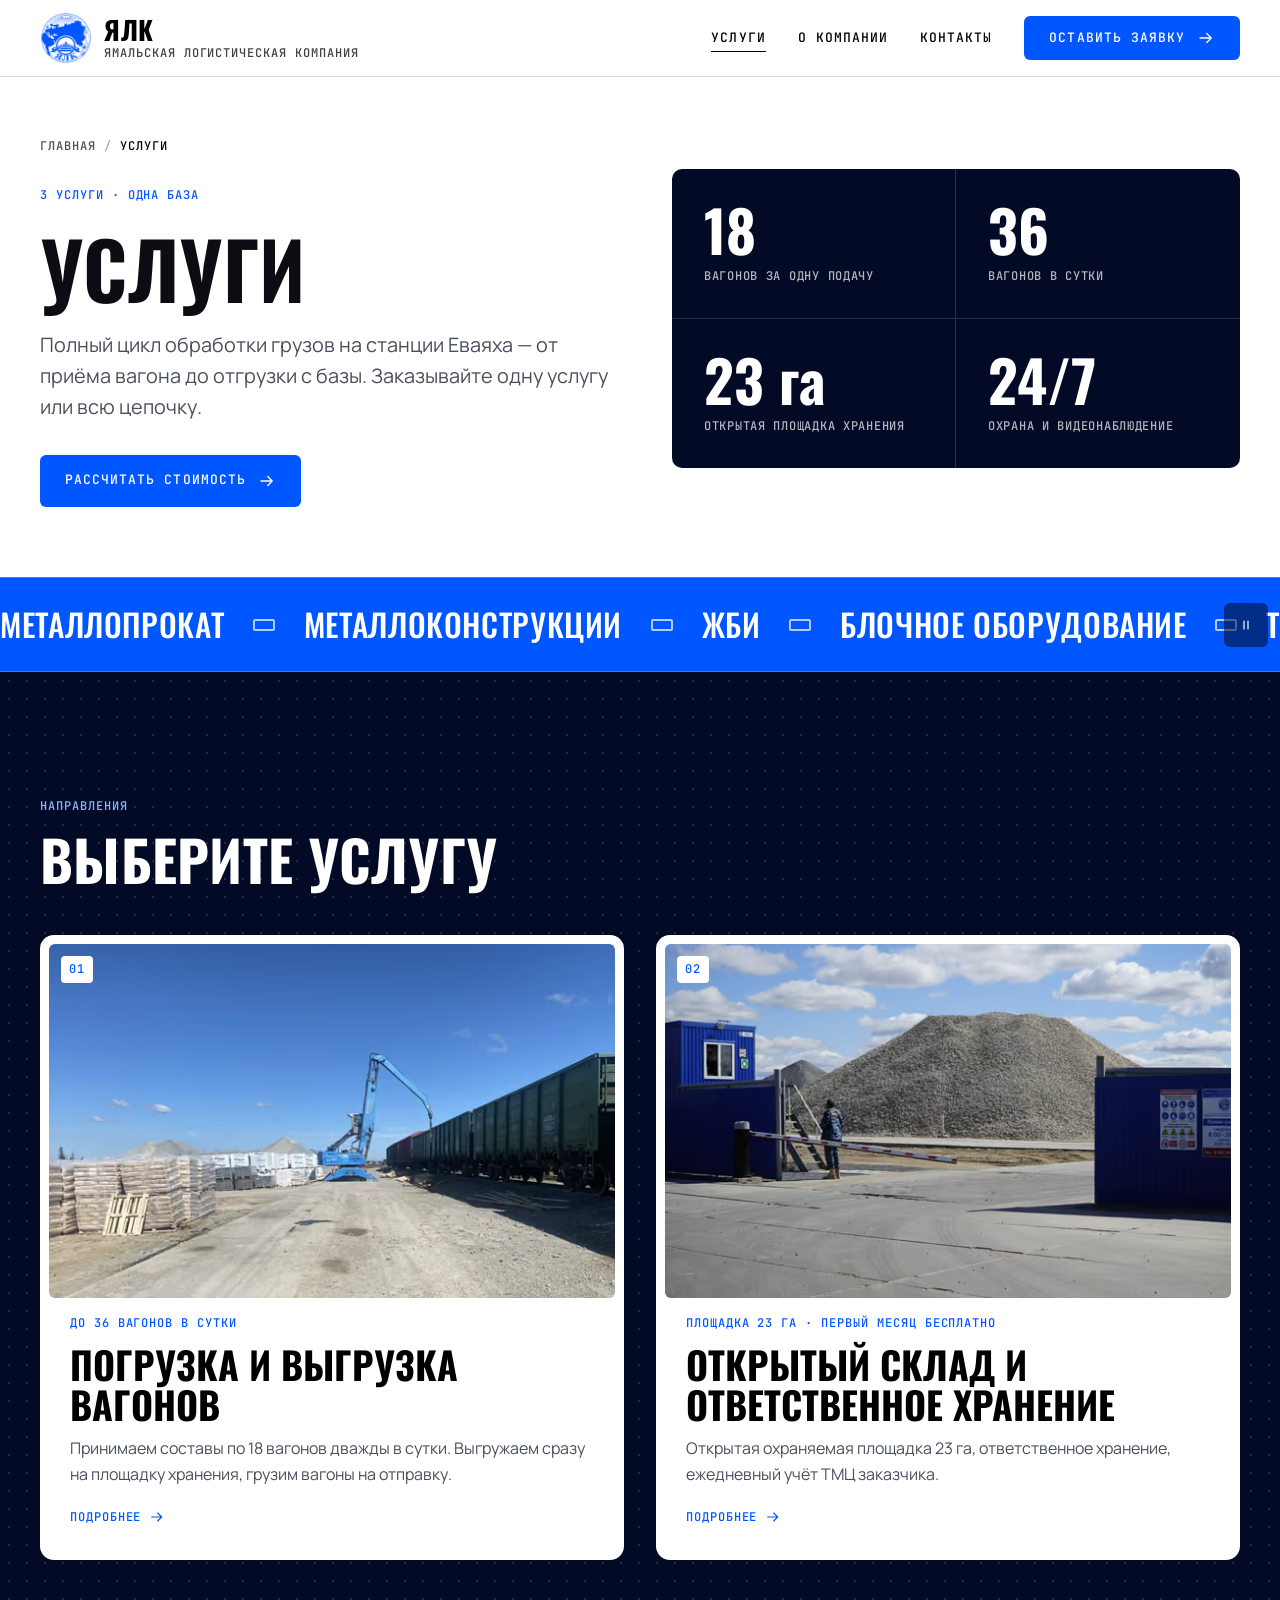
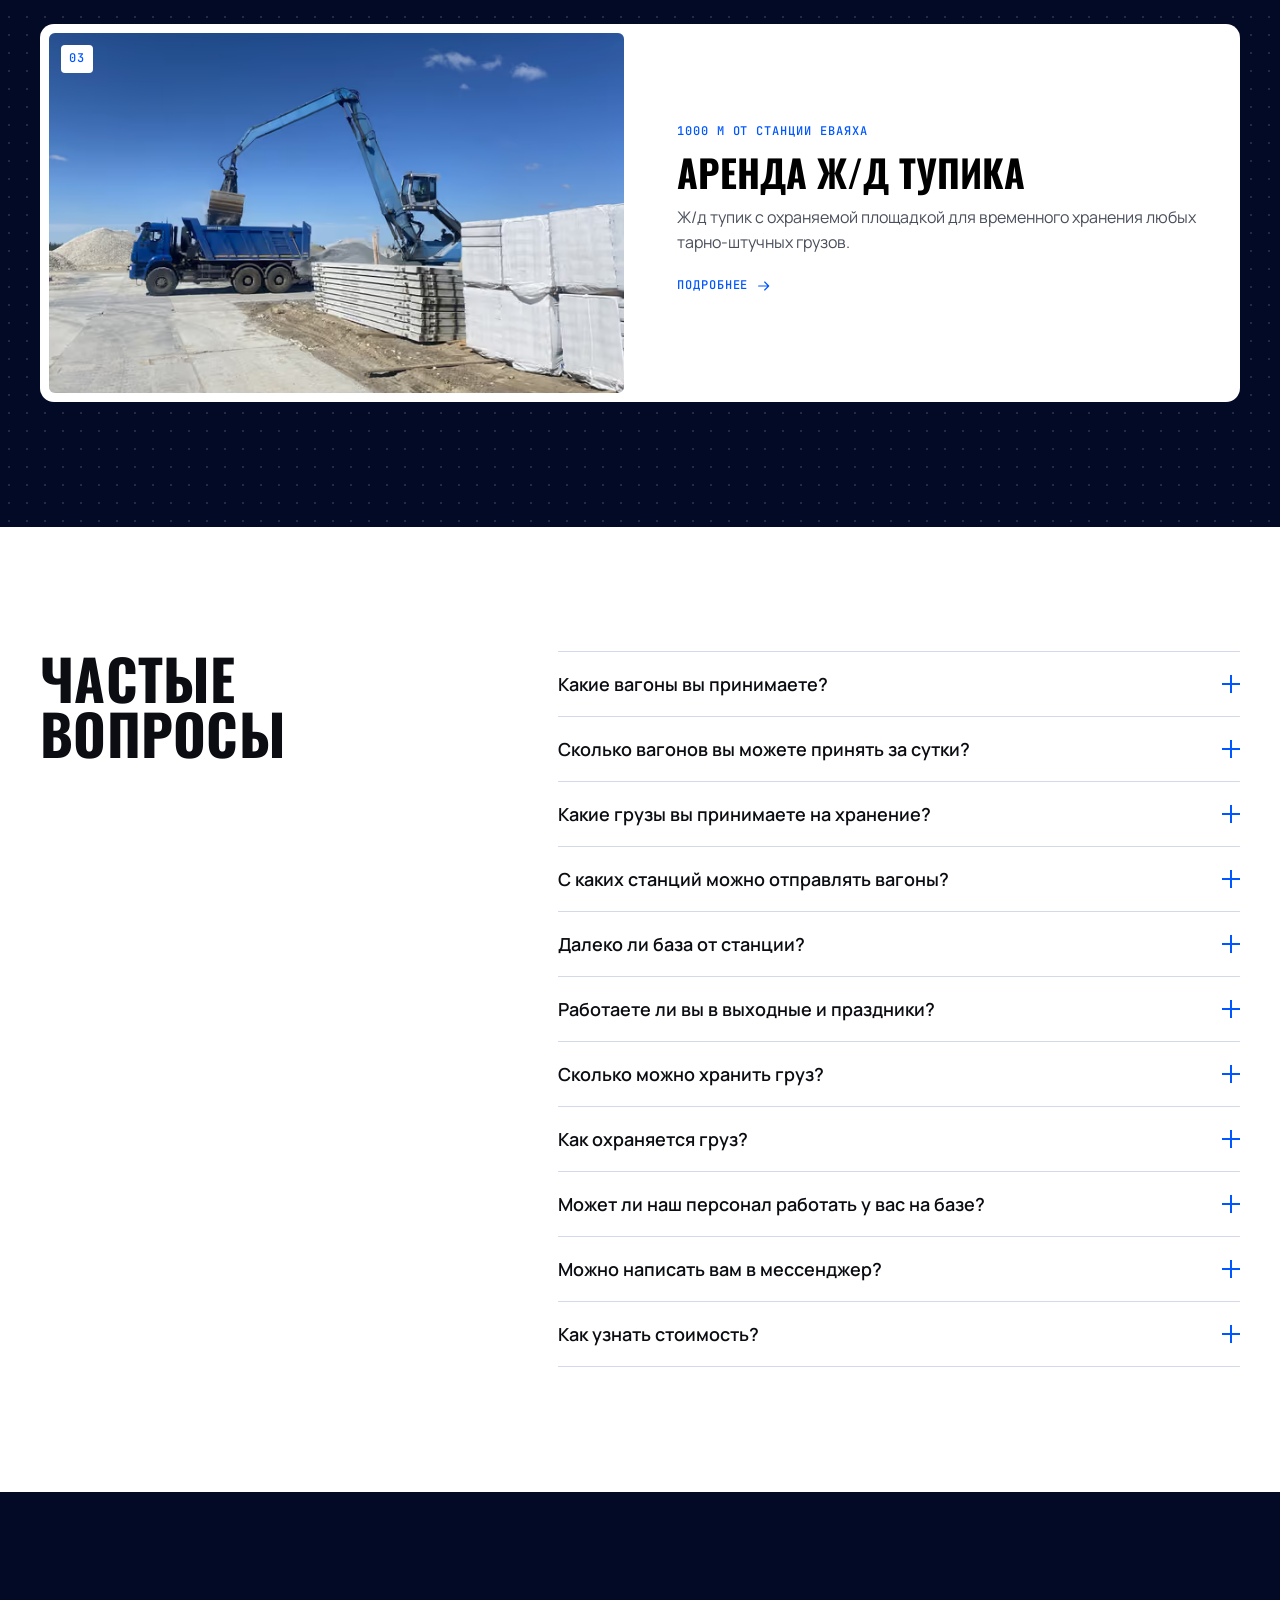
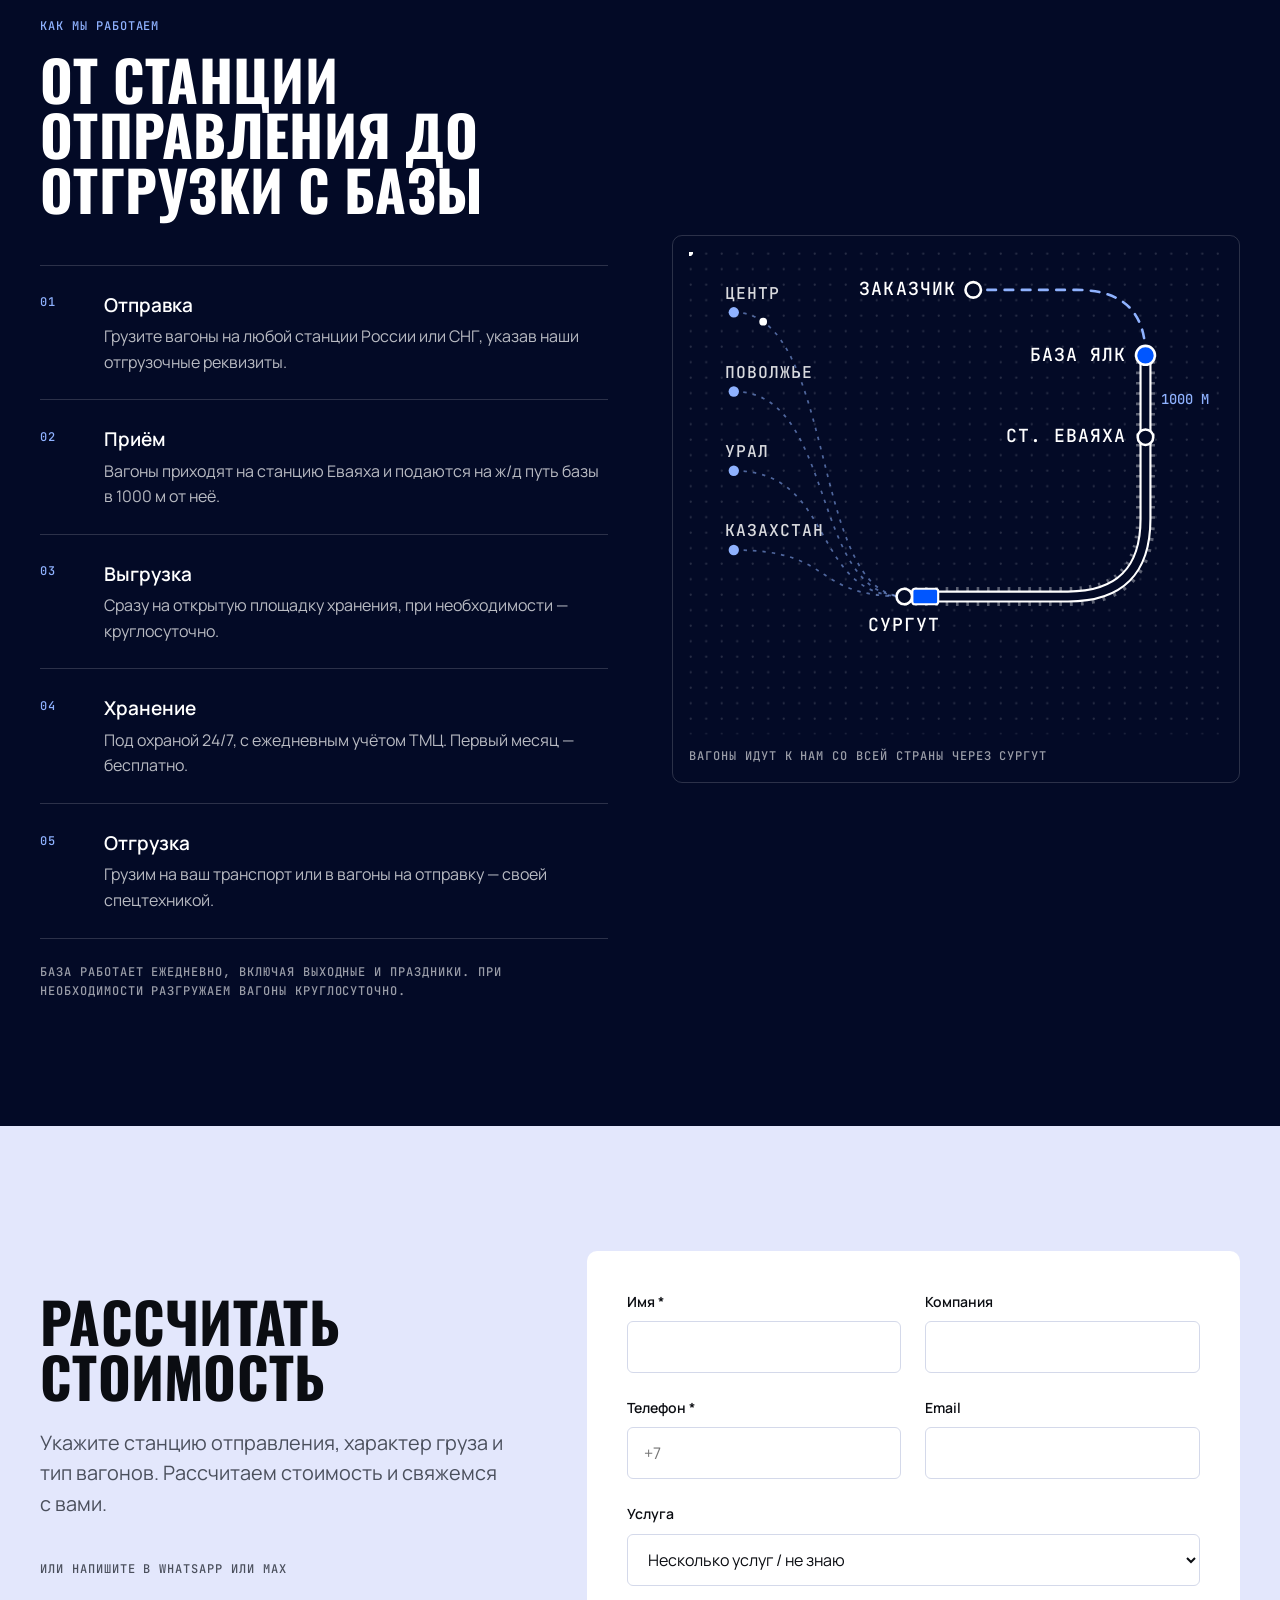
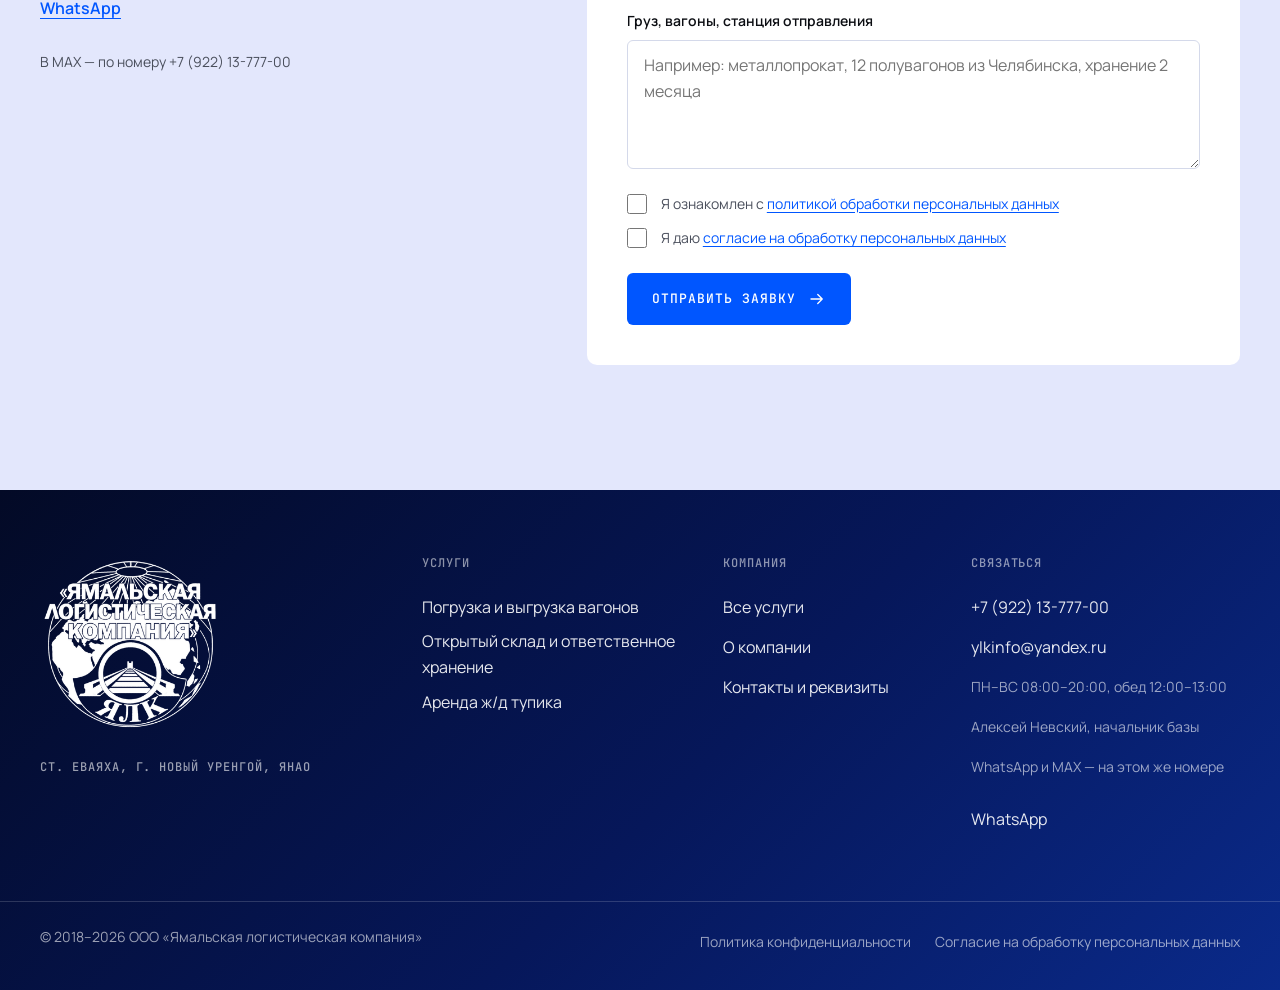
<file: uslugi/index.html>
<!DOCTYPE html><html lang="ru"><head><meta charset="utf-8"><meta name="robots" content="noindex, nofollow"><meta name="viewport" content="width=device-width, initial-scale=1, viewport-fit=cover"><title>Услуги ЯЛК — погрузка и выгрузка вагонов, хранение в Новом Уренгое</title><meta name="description" content="Все услуги ООО «ЯЛК» на станции Еваяха: погрузка и выгрузка вагонов, открытый склад и ответственное хранение, аренда ж/д тупика."><meta name="theme-color" content="#ffffff"><meta name="format-detection" content="telephone=no"><link rel="icon" href="../favicon.ico" sizes="48x48"><link rel="icon" href="../favicon-32.png" type="image/png" sizes="32x32"><link rel="apple-touch-icon" href="../apple-touch-icon.png"><link rel="manifest" href="../manifest.webmanifest"><meta property="og:type" content="website"><meta property="og:locale" content="ru_RU"><meta property="og:site_name" content="ЯЛК — Ямальская логистическая компания"><meta property="og:title" content="Услуги ЯЛК — погрузка и выгрузка вагонов, хранение в Новом Уренгое"><meta property="og:description" content="Все услуги ООО «ЯЛК» на станции Еваяха: погрузка и выгрузка вагонов, открытый склад и ответственное хранение, аренда ж/д тупика."><meta property="og:url" content="https://ylk-novyi-urengoi.ru/uslugi/"><meta property="og:image" content="https://ylk-novyi-urengoi.ru/og.jpg"><meta property="og:image:width" content="1200"><meta property="og:image:height" content="630"><meta name="twitter:card" content="summary_large_image"><script type="application/ld+json">{"@context":"https://schema.org","@type":"LocalBusiness","name":"ООО «Ямальская логистическая компания»","alternateName":"ЯЛК","url":"https://ylk-novyi-urengoi.ru/","logo":"https://ylk-novyi-urengoi.ru/icon-512.png","image":"https://ylk-novyi-urengoi.ru/og.jpg","description":"Погрузка и выгрузка ж/д вагонов, открытый склад и ответственное хранение грузов на станции Еваяха в Новом Уренгое.","areaServed":"Новый Уренгой, ЯНАО","foundingDate":"2018","taxID":"8904087948","identifier":"1188901005050","openingHours":"Mo-Su 08:00-20:00","address":{"@type":"PostalAddress","streetAddress":"Северная магистраль, 4/1","addressLocality":"Новый Уренгой","addressRegion":"ЯНАО","addressCountry":"RU"},"telephone":"+7 (922) 13-777-00","email":"ylkinfo@yandex.ru","makesOffer":[{"@type":"Offer","itemOffered":{"@type":"Service","name":"Погрузка и выгрузка вагонов"}},{"@type":"Offer","itemOffered":{"@type":"Service","name":"Открытый склад и ответственное хранение"}},{"@type":"Offer","itemOffered":{"@type":"Service","name":"Аренда ж/д тупика"}}]}</script><script>document.documentElement.classList.add('js');</script><link rel="stylesheet" href="../_astro/Base.DZZUJ-su.css"><style>.ph[data-astro-cid-75ysl5lo]{padding-top:calc(var(--header-h) + clamp(2rem, 1rem + 3vw, 4rem));padding-bottom:clamp(3rem,2rem + 3vw,5rem)}.ph__grid[data-astro-cid-75ysl5lo]{gap:var(--s-7);display:grid}@media (width>=960px){.ph__grid[data-astro-cid-75ysl5lo][data-has-image]{gap:var(--s-8);grid-template-columns:minmax(0,1fr) minmax(0,1fr);align-items:center}}.ph__text[data-astro-cid-75ysl5lo]{gap:var(--s-5);align-content:start;display:grid}.ph__crumbs[data-astro-cid-75ysl5lo] ol[data-astro-cid-75ysl5lo]{gap:var(--s-2);color:var(--c-muted);flex-wrap:wrap;display:flex}.ph__crumbs[data-astro-cid-75ysl5lo] li[data-astro-cid-75ysl5lo]+li[data-astro-cid-75ysl5lo]:before{content:"/";margin-right:var(--s-2);opacity:.5}.ph__crumbs[data-astro-cid-75ysl5lo] a[data-astro-cid-75ysl5lo]{align-items:center;min-height:32px;display:inline-flex}@media (hover:hover){.ph__crumbs[data-astro-cid-75ysl5lo] a[data-astro-cid-75ysl5lo]:hover{color:var(--c-blue)}}.ph__crumbs[data-astro-cid-75ysl5lo] [data-astro-cid-75ysl5lo][aria-current]{min-height:32px;color:var(--c-ink);align-items:center;display:inline-flex}.ph__eyebrow[data-astro-cid-75ysl5lo]{color:var(--c-blue)}.ph__title[data-astro-cid-75ysl5lo]{max-width:14ch}.ph__actions[data-astro-cid-75ysl5lo]:empty{display:none}.ph__actions[data-astro-cid-75ysl5lo]{gap:var(--s-3);margin-top:var(--s-2);flex-wrap:wrap;display:flex}.ph__media[data-astro-cid-75ysl5lo]{aspect-ratio:4/3;border-radius:var(--radius-lg);background:var(--c-lavender);position:relative;overflow:hidden}.ph__media[data-astro-cid-75ysl5lo] img{object-fit:cover;width:100%;height:100%}.ph__fact[data-astro-cid-75ysl5lo]{left:var(--s-4);bottom:var(--s-4);max-width:calc(100% - 2 * var(--s-4));padding:var(--s-3) var(--s-4);border-radius:var(--radius);background:var(--c-white);color:var(--c-blue);font-weight:600;position:absolute}@media (prefers-reduced-motion:no-preference){.ph__text[data-astro-cid-75ysl5lo]>[data-astro-cid-75ysl5lo],.ph__aside[data-astro-cid-75ysl5lo],.ph__media[data-astro-cid-75ysl5lo]{animation:ph-rise .9s var(--ease-out) both}.ph__text[data-astro-cid-75ysl5lo]>[data-astro-cid-75ysl5lo]:nth-child(2){animation-delay:80ms}.ph__text[data-astro-cid-75ysl5lo]>[data-astro-cid-75ysl5lo]:nth-child(3){animation-delay:.16s}.ph__text[data-astro-cid-75ysl5lo]>[data-astro-cid-75ysl5lo]:nth-child(4){animation-delay:.24s}.ph__text[data-astro-cid-75ysl5lo]>[data-astro-cid-75ysl5lo]:nth-child(5){animation-delay:.32s}.ph__aside[data-astro-cid-75ysl5lo]{animation-delay:.24s}.ph__media[data-astro-cid-75ysl5lo]{animation-name:ph-reveal;animation-duration:1.1s;animation-delay:.2s}}@keyframes ph-rise{0%{opacity:0;transform:translateY(24px)}}@keyframes ph-reveal{0%{clip-path:inset(100% 0 0 0 round var(--radius-lg))}to{clip-path:inset(0 0 0 0 round var(--radius-lg))}}
.kpi[data-astro-cid-nnmpfpu6]{border-radius:var(--radius-lg);background:var(--c-midnight);color:var(--c-white);grid-template-columns:repeat(2,minmax(0,1fr));display:grid;overflow:hidden}.kpi__item[data-astro-cid-nnmpfpu6]{justify-content:flex-end;gap:var(--s-2);border:0 solid var(--c-line-dark);flex-direction:column-reverse;padding:clamp(1.25rem,1rem + 1.5vw,2rem);display:flex}.kpi__item[data-astro-cid-nnmpfpu6]:nth-child(odd){border-right-width:1px}.kpi__item[data-astro-cid-nnmpfpu6]:nth-child(-n+2){border-bottom-width:1px}.kpi__value[data-astro-cid-nnmpfpu6]{font-family:var(--f-display);font-size:clamp(2.5rem,2rem + 2vw,4rem);font-weight:700;line-height:1}.kpi__label[data-astro-cid-nnmpfpu6]{color:#ffffffb3;letter-spacing:.06em}
</style><link rel="stylesheet" href="../_astro/Faq.D7yXaZTI.css"><link rel="stylesheet" href="../_astro/ServiceCards.DcDBab_k.css"><style>.lead-form__grid[data-astro-cid-sevzbneq]{gap:var(--s-7);display:grid}@media (width>=960px){.lead-form__grid[data-astro-cid-sevzbneq]{gap:var(--s-8);grid-template-columns:minmax(0,.85fr) minmax(0,1.15fr);align-items:start}}.lead-form__intro[data-astro-cid-sevzbneq]{gap:var(--s-5);display:grid}.lead-form__eyebrow[data-astro-cid-sevzbneq]{color:var(--c-blue)}.form__trap[data-astro-cid-sevzbneq]{width:1px;height:1px;position:absolute;left:-9999px;overflow:hidden}.lead-form__alt[data-astro-cid-sevzbneq]{gap:var(--s-2);margin-top:var(--s-4);color:var(--c-muted);display:grid}.lead-form__max[data-astro-cid-sevzbneq]{margin-top:var(--s-3);font-size:var(--t-small);color:var(--c-muted)}.lead-form__alt[data-astro-cid-sevzbneq] ul[data-astro-cid-sevzbneq]{gap:var(--s-5);display:flex}.lead-form__alt[data-astro-cid-sevzbneq] a[data-astro-cid-sevzbneq]{min-height:44px;color:var(--c-blue);text-underline-offset:4px;align-items:center;font-weight:600;text-decoration:underline;display:inline-flex}.form[data-astro-cid-sevzbneq]{gap:var(--s-5);background:var(--c-white);border-radius:var(--radius-lg);padding:clamp(1.25rem,1rem + 2vw,2.5rem);display:grid}.form__row[data-astro-cid-sevzbneq]{gap:var(--s-5);display:grid}@media (width>=640px){.form__row[data-astro-cid-sevzbneq]{grid-template-columns:1fr 1fr}}.field[data-astro-cid-sevzbneq]{gap:var(--s-2);display:grid}.field[data-astro-cid-sevzbneq] label[data-astro-cid-sevzbneq]{font-size:var(--t-small);font-weight:600}.field[data-astro-cid-sevzbneq] input[data-astro-cid-sevzbneq],.field[data-astro-cid-sevzbneq] select[data-astro-cid-sevzbneq],.field[data-astro-cid-sevzbneq] textarea[data-astro-cid-sevzbneq]{width:100%;min-height:52px;padding:var(--s-3) var(--s-4);border:1.5px solid var(--c-line);border-radius:var(--radius);background:var(--c-white);transition:border-color var(--d-fast) var(--ease);font-size:1rem}.field[data-astro-cid-sevzbneq] textarea[data-astro-cid-sevzbneq]{resize:vertical;min-height:120px}.field[data-astro-cid-sevzbneq] input[data-astro-cid-sevzbneq]:focus-visible,.field[data-astro-cid-sevzbneq] select[data-astro-cid-sevzbneq]:focus-visible,.field[data-astro-cid-sevzbneq] textarea[data-astro-cid-sevzbneq]:focus-visible{border-color:var(--c-blue);outline:none;box-shadow:0 0 0 3px #0056ff2e}.field[data-astro-cid-sevzbneq] [data-astro-cid-sevzbneq][aria-invalid=true]{border-color:var(--c-danger)}.field__err[data-astro-cid-sevzbneq]{font-size:var(--t-small);color:var(--c-danger)}.form__checks[data-astro-cid-sevzbneq]{gap:var(--s-3);display:grid}.check[data-astro-cid-sevzbneq]{gap:var(--s-3);font-size:var(--t-small);color:var(--c-muted);cursor:pointer;grid-template-columns:22px 1fr;align-items:start;display:grid}.check[data-astro-cid-sevzbneq] input[data-astro-cid-sevzbneq]{width:20px;height:20px;accent-color:var(--c-blue);margin:1px 0 0}.check[data-astro-cid-sevzbneq] a[data-astro-cid-sevzbneq]{color:var(--c-blue);text-underline-offset:3px;text-decoration:underline}.form__submit[data-astro-cid-sevzbneq]{align-items:center;gap:var(--s-4);flex-wrap:wrap;display:flex}.form__status[data-astro-cid-sevzbneq]{font-size:var(--t-small);color:var(--c-muted)}.form__status[data-astro-cid-sevzbneq][data-state=ok]{color:var(--c-success)}.form__status[data-astro-cid-sevzbneq][data-state=error]{color:var(--c-danger)}
.ticker[data-astro-cid-u6vsyxkm]{background:var(--c-blue);color:var(--c-white);border-block:1px solid #fff3;align-items:center;display:flex;position:relative;overflow:hidden}.ticker__track[data-astro-cid-u6vsyxkm]{width:max-content;animation:60s linear infinite ticker;display:flex}.ticker__list[data-astro-cid-u6vsyxkm]{margin:0;padding:0;list-style:none;display:flex}.ticker__item[data-astro-cid-u6vsyxkm]{white-space:nowrap;font-family:var(--f-display);letter-spacing:.02em;text-transform:uppercase;align-items:center;padding-block:clamp(.9rem,.7rem + .8vw,1.4rem);font-size:clamp(1.25rem,1rem + 1.2vw,2rem);font-weight:500;display:flex}.ticker__sep[data-astro-cid-u6vsyxkm]{border:2px solid #ffffffb3;border-radius:2px;width:22px;height:12px;margin-inline:clamp(1.25rem,1rem + 1vw,2rem)}.ticker[data-astro-cid-u6vsyxkm][data-paused] .ticker__track[data-astro-cid-u6vsyxkm],.ticker[data-astro-cid-u6vsyxkm][data-offscreen] .ticker__track[data-astro-cid-u6vsyxkm]{animation-play-state:paused}.ticker__toggle[data-astro-cid-u6vsyxkm]{right:var(--s-3);border-radius:var(--radius);width:44px;height:44px;color:var(--c-white);cursor:pointer;background:#030a268c;border:0;place-items:center;display:grid;position:absolute}@media (hover:hover) and (pointer:fine){.ticker[data-astro-cid-u6vsyxkm]:hover .ticker__track[data-astro-cid-u6vsyxkm]{animation-play-state:paused}}@keyframes ticker{to{transform:translate(-50%)}}@media (prefers-reduced-motion:reduce){.ticker__track[data-astro-cid-u6vsyxkm]{animation:none}.ticker__toggle[data-astro-cid-u6vsyxkm]{display:none}}
</style></head><body><a class="skip-link" href="#main">Перейти к содержанию</a><header class="header" data-header data-astro-cid-nen7h5rs><div class="container header__bar" data-astro-cid-nen7h5rs><a class="brand" href="../" aria-label="ООО «Ямальская логистическая компания» — на главную" data-astro-cid-nen7h5rs><span class="brand__mark" data-astro-cid-nen7h5rs><img src="../_astro/yalc-header-white-2000.Bx3GIMK3_1RJU2K.webp" alt loading="eager" data-astro-cid-nen7h5rs="true" decoding="async" width="112" height="112" class="brand__logo brand__logo--white"><img src="../_astro/yalc-header-blue-2000.CWZy5vtB_1dJcQ1.webp" alt loading="eager" data-astro-cid-nen7h5rs="true" decoding="async" width="112" height="112" class="brand__logo brand__logo--blue"></span><span class="brand__text" data-astro-cid-nen7h5rs><span class="brand__name" data-astro-cid-nen7h5rs>ЯЛК</span><span class="brand__sub" data-astro-cid-nen7h5rs>Ямальская логистическая компания</span></span></a><nav class="nav" aria-label="Основное меню" data-astro-cid-nen7h5rs><ul role="list" class="nav__list" data-astro-cid-nen7h5rs><li data-astro-cid-nen7h5rs><a href="../uslugi/" class="nav__link" aria-current="page" data-astro-cid-nen7h5rs>Услуги</a></li><li data-astro-cid-nen7h5rs><a href="../o-kompanii/" class="nav__link" data-astro-cid-nen7h5rs>О компании</a></li><li data-astro-cid-nen7h5rs><a href="../kontakty/" class="nav__link" data-astro-cid-nen7h5rs>Контакты</a></li></ul><a href="#zayavka" data-astro-cid-nen7h5rs="true" data-astro-cid-ekguhzzh="true" class="btn btn--primary nav__cta"><span data-astro-cid-ekguhzzh>Оставить заявку</span><svg class="btn__arrow" width="18" height="18" viewBox="0 0 24 24" fill="none" stroke="currentColor" stroke-width="1.75" stroke-linecap="round" stroke-linejoin="round" aria-hidden="true" focusable="false"><path d="M4 12h15M13 6l6 6-6 6"/></svg></a></nav><button class="burger swap" type="button" aria-expanded="false" aria-controls="mobile-menu" data-burger data-astro-cid-nen7h5rs><span class="sr-only" data-astro-cid-nen7h5rs>Открыть меню</span><svg class="swap__off" width="26" height="26" viewBox="0 0 24 24" fill="none" stroke="currentColor" stroke-width="1.75" stroke-linecap="round" stroke-linejoin="round" aria-hidden="true" focusable="false"><path d="M3 7h18M3 12h18M3 17h18"/></svg><svg class="swap__on" width="26" height="26" viewBox="0 0 24 24" fill="none" stroke="currentColor" stroke-width="1.75" stroke-linecap="round" stroke-linejoin="round" aria-hidden="true" focusable="false"><path d="M6 6l12 12M18 6L6 18"/></svg></button></div><div class="mobile" id="mobile-menu" hidden data-mobile data-astro-cid-nen7h5rs><div class="container mobile__inner" data-astro-cid-nen7h5rs><p class="mono mobile__label mobile__item" style="--m:0" data-astro-cid-nen7h5rs>Услуги</p><ul role="list" class="mobile__services" data-astro-cid-nen7h5rs><li class="mobile__item" style="--m:1" data-astro-cid-nen7h5rs><a href="../uslugi/priem-i-razgruzka-vagonov/" data-astro-cid-nen7h5rs>Погрузка и выгрузка вагонов</a></li><li class="mobile__item" style="--m:2" data-astro-cid-nen7h5rs><a href="../uslugi/obrabotka-i-hranenie-gruzov/" data-astro-cid-nen7h5rs>Открытый склад и ответственное хранение</a></li><li class="mobile__item" style="--m:3" data-astro-cid-nen7h5rs><a href="../uslugi/arenda-zhd-tupika/" data-astro-cid-nen7h5rs>Аренда ж/д тупика</a></li></ul><ul role="list" class="mobile__nav" data-astro-cid-nen7h5rs><li class="mobile__item" style="--m:4" data-astro-cid-nen7h5rs><a href="../uslugi/" data-astro-cid-nen7h5rs>Услуги</a></li><li class="mobile__item" style="--m:5" data-astro-cid-nen7h5rs><a href="../o-kompanii/" data-astro-cid-nen7h5rs>О компании</a></li><li class="mobile__item" style="--m:6" data-astro-cid-nen7h5rs><a href="../kontakty/" data-astro-cid-nen7h5rs>Контакты</a></li></ul><div class="mobile__item" style="--m:7" data-astro-cid-nen7h5rs><a href="#zayavka" data-close-menu="true" data-astro-cid-nen7h5rs="true" data-astro-cid-ekguhzzh="true" class="btn btn--primary mobile__cta"><span data-astro-cid-ekguhzzh>Оставить заявку</span><svg class="btn__arrow" width="18" height="18" viewBox="0 0 24 24" fill="none" stroke="currentColor" stroke-width="1.75" stroke-linecap="round" stroke-linejoin="round" aria-hidden="true" focusable="false"><path d="M4 12h15M13 6l6 6-6 6"/></svg></a></div></div></div></header><script type="module">var e=document.querySelector(`[data-header]`),t=e.querySelector(`[data-burger]`),n=e.querySelector(`[data-mobile]`),r=()=>e.classList.toggle(`is-scrolled`,window.scrollY>24);r(),window.addEventListener(`scroll`,r,{passive:!0});var i=r=>{t.setAttribute(`aria-expanded`,String(r)),t.toggleAttribute(`data-on`,r),t.querySelector(`.sr-only`).textContent=r?`Закрыть меню`:`Открыть меню`,n.hidden=!r,e.classList.toggle(`is-open`,r),document.documentElement.style.overflow=r?`hidden`:``,document.querySelectorAll(`main, footer, .skip-link`).forEach(e=>e.inert=r)};t.addEventListener(`click`,()=>i(t.getAttribute(`aria-expanded`)!==`true`)),n.addEventListener(`click`,e=>{e.target.closest(`a`)&&i(!1)}),document.addEventListener(`keydown`,n=>{n.key===`Escape`&&e.classList.contains(`is-open`)&&(i(!1),t.focus())}),window.matchMedia(`(min-width: 960px)`).addEventListener(`change`,e=>e.matches&&i(!1));</script><main id="main"><section class="ph" aria-labelledby="page-title" data-astro-cid-75ysl5lo><div class="container ph__grid" data-has-image data-astro-cid-75ysl5lo><div class="ph__text" data-astro-cid-75ysl5lo><nav aria-label="Навигационная цепочка" class="ph__crumbs mono" data-astro-cid-75ysl5lo><ol role="list" data-astro-cid-75ysl5lo><li data-astro-cid-75ysl5lo><a href="../" data-astro-cid-75ysl5lo>Главная</a></li><li data-astro-cid-75ysl5lo><span aria-current="page" data-astro-cid-75ysl5lo>Услуги</span></li></ol></nav><p class="mono ph__eyebrow" data-astro-cid-75ysl5lo>3 услуги · одна база</p><h1 id="page-title" class="display h1 ph__title" data-astro-cid-75ysl5lo>Услуги</h1><p class="lead ph__lead" data-astro-cid-75ysl5lo>Полный цикл обработки грузов на станции Еваяха — от приёма вагона до отгрузки с базы. Заказывайте одну услугу или всю цепочку.</p><div class="ph__actions" data-astro-cid-75ysl5lo><a href="#zayavka" data-astro-cid-ekguhzzh="true" class="btn btn--primary"><span data-astro-cid-ekguhzzh>Рассчитать стоимость</span><svg class="btn__arrow" width="18" height="18" viewBox="0 0 24 24" fill="none" stroke="currentColor" stroke-width="1.75" stroke-linecap="round" stroke-linejoin="round" aria-hidden="true" focusable="false"><path d="M4 12h15M13 6l6 6-6 6"/></svg></a></div></div><div class="ph__aside" data-astro-cid-75ysl5lo><dl class="kpi" data-astro-cid-nnmpfpu6><div class="kpi__item" data-astro-cid-nnmpfpu6><dt class="mono kpi__label" data-astro-cid-nnmpfpu6>вагонов за одну подачу</dt><dd class="kpi__value" data-astro-cid-nnmpfpu6>18</dd></div><div class="kpi__item" data-astro-cid-nnmpfpu6><dt class="mono kpi__label" data-astro-cid-nnmpfpu6>вагонов в сутки</dt><dd class="kpi__value" data-astro-cid-nnmpfpu6>36</dd></div><div class="kpi__item" data-astro-cid-nnmpfpu6><dt class="mono kpi__label" data-astro-cid-nnmpfpu6>открытая площадка хранения</dt><dd class="kpi__value" data-astro-cid-nnmpfpu6>23 га</dd></div><div class="kpi__item" data-astro-cid-nnmpfpu6><dt class="mono kpi__label" data-astro-cid-nnmpfpu6>охрана и видеонаблюдение</dt><dd class="kpi__value" data-astro-cid-nnmpfpu6>24/7</dd></div></dl></div></div></section><script type="application/ld+json">{"@context":"https://schema.org","@type":"BreadcrumbList","itemListElement":[{"@type":"ListItem","position":1,"name":"Главная","item":"https://ylk-novyi-urengoi.ru/"},{"@type":"ListItem","position":2,"name":"Услуги"}]}</script><section class="ticker" aria-label="Какие грузы и вагоны принимаем" data-ticker data-astro-cid-u6vsyxkm><p class="sr-only" data-astro-cid-u6vsyxkm>Принимаем: Металлопрокат, Металлоконструкции, ЖБИ, Блочное оборудование, Трубная продукция, Запорная арматура, Кабельно-проводниковая продукция, Цемент, Щебень, Буровые утяжелители, Барит, Минеральный порошок, Хлорид кальция, Известь, Полувагоны, Крытые вагоны, Платформы, Специализированные вагоны.</p><div class="ticker__track" aria-hidden="true" data-astro-cid-u6vsyxkm><ul class="ticker__list" data-astro-cid-u6vsyxkm><li class="ticker__item" data-astro-cid-u6vsyxkm><span data-astro-cid-u6vsyxkm>Металлопрокат</span><span class="ticker__sep" data-astro-cid-u6vsyxkm></span></li><li class="ticker__item" data-astro-cid-u6vsyxkm><span data-astro-cid-u6vsyxkm>Металлоконструкции</span><span class="ticker__sep" data-astro-cid-u6vsyxkm></span></li><li class="ticker__item" data-astro-cid-u6vsyxkm><span data-astro-cid-u6vsyxkm>ЖБИ</span><span class="ticker__sep" data-astro-cid-u6vsyxkm></span></li><li class="ticker__item" data-astro-cid-u6vsyxkm><span data-astro-cid-u6vsyxkm>Блочное оборудование</span><span class="ticker__sep" data-astro-cid-u6vsyxkm></span></li><li class="ticker__item" data-astro-cid-u6vsyxkm><span data-astro-cid-u6vsyxkm>Трубная продукция</span><span class="ticker__sep" data-astro-cid-u6vsyxkm></span></li><li class="ticker__item" data-astro-cid-u6vsyxkm><span data-astro-cid-u6vsyxkm>Запорная арматура</span><span class="ticker__sep" data-astro-cid-u6vsyxkm></span></li><li class="ticker__item" data-astro-cid-u6vsyxkm><span data-astro-cid-u6vsyxkm>Кабельно-проводниковая продукция</span><span class="ticker__sep" data-astro-cid-u6vsyxkm></span></li><li class="ticker__item" data-astro-cid-u6vsyxkm><span data-astro-cid-u6vsyxkm>Цемент</span><span class="ticker__sep" data-astro-cid-u6vsyxkm></span></li><li class="ticker__item" data-astro-cid-u6vsyxkm><span data-astro-cid-u6vsyxkm>Щебень</span><span class="ticker__sep" data-astro-cid-u6vsyxkm></span></li><li class="ticker__item" data-astro-cid-u6vsyxkm><span data-astro-cid-u6vsyxkm>Буровые утяжелители</span><span class="ticker__sep" data-astro-cid-u6vsyxkm></span></li><li class="ticker__item" data-astro-cid-u6vsyxkm><span data-astro-cid-u6vsyxkm>Барит</span><span class="ticker__sep" data-astro-cid-u6vsyxkm></span></li><li class="ticker__item" data-astro-cid-u6vsyxkm><span data-astro-cid-u6vsyxkm>Минеральный порошок</span><span class="ticker__sep" data-astro-cid-u6vsyxkm></span></li><li class="ticker__item" data-astro-cid-u6vsyxkm><span data-astro-cid-u6vsyxkm>Хлорид кальция</span><span class="ticker__sep" data-astro-cid-u6vsyxkm></span></li><li class="ticker__item" data-astro-cid-u6vsyxkm><span data-astro-cid-u6vsyxkm>Известь</span><span class="ticker__sep" data-astro-cid-u6vsyxkm></span></li><li class="ticker__item" data-astro-cid-u6vsyxkm><span data-astro-cid-u6vsyxkm>Полувагоны</span><span class="ticker__sep" data-astro-cid-u6vsyxkm></span></li><li class="ticker__item" data-astro-cid-u6vsyxkm><span data-astro-cid-u6vsyxkm>Крытые вагоны</span><span class="ticker__sep" data-astro-cid-u6vsyxkm></span></li><li class="ticker__item" data-astro-cid-u6vsyxkm><span data-astro-cid-u6vsyxkm>Платформы</span><span class="ticker__sep" data-astro-cid-u6vsyxkm></span></li><li class="ticker__item" data-astro-cid-u6vsyxkm><span data-astro-cid-u6vsyxkm>Специализированные вагоны</span><span class="ticker__sep" data-astro-cid-u6vsyxkm></span></li></ul><ul class="ticker__list" data-astro-cid-u6vsyxkm><li class="ticker__item" data-astro-cid-u6vsyxkm><span data-astro-cid-u6vsyxkm>Металлопрокат</span><span class="ticker__sep" data-astro-cid-u6vsyxkm></span></li><li class="ticker__item" data-astro-cid-u6vsyxkm><span data-astro-cid-u6vsyxkm>Металлоконструкции</span><span class="ticker__sep" data-astro-cid-u6vsyxkm></span></li><li class="ticker__item" data-astro-cid-u6vsyxkm><span data-astro-cid-u6vsyxkm>ЖБИ</span><span class="ticker__sep" data-astro-cid-u6vsyxkm></span></li><li class="ticker__item" data-astro-cid-u6vsyxkm><span data-astro-cid-u6vsyxkm>Блочное оборудование</span><span class="ticker__sep" data-astro-cid-u6vsyxkm></span></li><li class="ticker__item" data-astro-cid-u6vsyxkm><span data-astro-cid-u6vsyxkm>Трубная продукция</span><span class="ticker__sep" data-astro-cid-u6vsyxkm></span></li><li class="ticker__item" data-astro-cid-u6vsyxkm><span data-astro-cid-u6vsyxkm>Запорная арматура</span><span class="ticker__sep" data-astro-cid-u6vsyxkm></span></li><li class="ticker__item" data-astro-cid-u6vsyxkm><span data-astro-cid-u6vsyxkm>Кабельно-проводниковая продукция</span><span class="ticker__sep" data-astro-cid-u6vsyxkm></span></li><li class="ticker__item" data-astro-cid-u6vsyxkm><span data-astro-cid-u6vsyxkm>Цемент</span><span class="ticker__sep" data-astro-cid-u6vsyxkm></span></li><li class="ticker__item" data-astro-cid-u6vsyxkm><span data-astro-cid-u6vsyxkm>Щебень</span><span class="ticker__sep" data-astro-cid-u6vsyxkm></span></li><li class="ticker__item" data-astro-cid-u6vsyxkm><span data-astro-cid-u6vsyxkm>Буровые утяжелители</span><span class="ticker__sep" data-astro-cid-u6vsyxkm></span></li><li class="ticker__item" data-astro-cid-u6vsyxkm><span data-astro-cid-u6vsyxkm>Барит</span><span class="ticker__sep" data-astro-cid-u6vsyxkm></span></li><li class="ticker__item" data-astro-cid-u6vsyxkm><span data-astro-cid-u6vsyxkm>Минеральный порошок</span><span class="ticker__sep" data-astro-cid-u6vsyxkm></span></li><li class="ticker__item" data-astro-cid-u6vsyxkm><span data-astro-cid-u6vsyxkm>Хлорид кальция</span><span class="ticker__sep" data-astro-cid-u6vsyxkm></span></li><li class="ticker__item" data-astro-cid-u6vsyxkm><span data-astro-cid-u6vsyxkm>Известь</span><span class="ticker__sep" data-astro-cid-u6vsyxkm></span></li><li class="ticker__item" data-astro-cid-u6vsyxkm><span data-astro-cid-u6vsyxkm>Полувагоны</span><span class="ticker__sep" data-astro-cid-u6vsyxkm></span></li><li class="ticker__item" data-astro-cid-u6vsyxkm><span data-astro-cid-u6vsyxkm>Крытые вагоны</span><span class="ticker__sep" data-astro-cid-u6vsyxkm></span></li><li class="ticker__item" data-astro-cid-u6vsyxkm><span data-astro-cid-u6vsyxkm>Платформы</span><span class="ticker__sep" data-astro-cid-u6vsyxkm></span></li><li class="ticker__item" data-astro-cid-u6vsyxkm><span data-astro-cid-u6vsyxkm>Специализированные вагоны</span><span class="ticker__sep" data-astro-cid-u6vsyxkm></span></li></ul></div><button type="button" class="ticker__toggle swap" data-ticker-toggle aria-label="Остановить бегущую строку" data-astro-cid-u6vsyxkm><svg class="swap__off" width="16" height="16" viewBox="0 0 24 24" fill="none" stroke="currentColor" stroke-width="1.75" stroke-linecap="round" stroke-linejoin="round" aria-hidden="true" focusable="false"><path d="M9 6v12M15 6v12"/></svg><svg class="swap__on" width="16" height="16" viewBox="0 0 24 24" fill="none" stroke="currentColor" stroke-width="1.75" stroke-linecap="round" stroke-linejoin="round" aria-hidden="true" focusable="false"><path d="M8 5.5v13l10.5-6.5z"/></svg></button></section><script type="module">document.querySelectorAll(`[data-ticker]`).forEach(e=>{let t=e.querySelector(`[data-ticker-toggle]`);t.addEventListener(`click`,()=>{let n=e.toggleAttribute(`data-paused`);t.toggleAttribute(`data-on`,n),t.setAttribute(`aria-label`,n?`Запустить бегущую строку`:`Остановить бегущую строку`)}),new IntersectionObserver(([t])=>e.toggleAttribute(`data-offscreen`,!t.isIntersecting)).observe(e)});</script><section class="section cards section--dark cards--large on-dark" aria-labelledby="cards-title" data-astro-cid-rqcsfpnx><div class="container" data-astro-cid-rqcsfpnx><div class="cards__head" data-astro-cid-rqcsfpnx><p class="mono cards__eyebrow" data-reveal data-astro-cid-rqcsfpnx>Направления</p><h2 id="cards-title" class="display h2" data-reveal style="--i:1" data-astro-cid-rqcsfpnx>Выберите услугу</h2></div><ul role="list" class="cards__grid" data-count="3" data-astro-cid-rqcsfpnx><li class="card" data-reveal style="--i:0" data-astro-cid-rqcsfpnx><a href="../uslugi/priem-i-razgruzka-vagonov/" class="card__link" data-astro-cid-rqcsfpnx><div class="card__photo" data-astro-cid-rqcsfpnx><span class="mono card__num" aria-hidden="true" data-astro-cid-rqcsfpnx>01</span><picture data-astro-cid-rqcsfpnx="true"><source srcset="../_astro/vagony-oblozhka.Bh1XJXcv_Z8p5C7.avif 640w, ../_astro/vagony-oblozhka.Bh1XJXcv_Z2gJ2zm.avif 960w, ../_astro/vagony-oblozhka.Bh1XJXcv_Z1BoiFX.avif 1400w" type="image/avif" sizes="(min-width: 960px) 50vw, 100vw"><source srcset="../_astro/vagony-oblozhka.Bh1XJXcv_2n1NE8.webp 640w, ../_astro/vagony-oblozhka.Bh1XJXcv_eGQGS.webp 960w, ../_astro/vagony-oblozhka.Bh1XJXcv_5hBMD.webp 1400w" type="image/webp" sizes="(min-width: 960px) 50vw, 100vw"><img src="../_astro/vagony-oblozhka.Bh1XJXcv_Z1nLR4l.jpg" srcset="../_astro/vagony-oblozhka.Bh1XJXcv_JEfVt.jpg 640w, ../_astro/vagony-oblozhka.Bh1XJXcv_Z1nEG0L.jpg 960w, ../_astro/vagony-oblozhka.Bh1XJXcv_qNUME.jpg 1400w" alt sizes="(min-width: 960px) 50vw, 100vw" data-astro-cid-rqcsfpnx="true" loading="lazy" decoding="async" width="2800" height="1575"></picture></div><div class="card__body" data-astro-cid-rqcsfpnx><p class="mono card__fact" data-astro-cid-rqcsfpnx>До 36 вагонов в сутки</p><h3 class="card__title" data-astro-cid-rqcsfpnx="true">Погрузка и выгрузка вагонов</h3><p class="card__text" data-astro-cid-rqcsfpnx>Принимаем составы по 18 вагонов дважды в сутки. Выгружаем сразу на площадку хранения, грузим вагоны на отправку.</p><span class="mono card__more" data-astro-cid-rqcsfpnx>Подробнее <svg width="16" height="16" viewBox="0 0 24 24" fill="none" stroke="currentColor" stroke-width="1.75" stroke-linecap="round" stroke-linejoin="round" aria-hidden="true" focusable="false"><path d="M4 12h15M13 6l6 6-6 6"/></svg></span></div></a></li><li class="card" data-reveal style="--i:1" data-astro-cid-rqcsfpnx><a href="../uslugi/obrabotka-i-hranenie-gruzov/" class="card__link" data-astro-cid-rqcsfpnx><div class="card__photo" data-astro-cid-rqcsfpnx><span class="mono card__num" aria-hidden="true" data-astro-cid-rqcsfpnx>02</span><picture data-astro-cid-rqcsfpnx="true"><source srcset="../_astro/kpp-baza.lhIILOvp_Z102IlR.avif 640w, ../_astro/kpp-baza.lhIILOvp_9w8Xs.avif 960w, ../_astro/kpp-baza.lhIILOvp_Z20LL2U.avif 1400w" type="image/avif" sizes="(min-width: 960px) 50vw, 100vw"><source srcset="../_astro/kpp-baza.lhIILOvp_jlgf2.webp 640w, ../_astro/kpp-baza.lhIILOvp_1sU8zm.webp 960w, ../_astro/kpp-baza.lhIILOvp_Z1Pb7Pr.webp 1400w" type="image/webp" sizes="(min-width: 960px) 50vw, 100vw"><img src="../_astro/kpp-baza.lhIILOvp_2rpoA3.jpg" srcset="../_astro/kpp-baza.lhIILOvp_Z2vEbbH.jpg 640w, ../_astro/kpp-baza.lhIILOvp_Z1m5iQn.jpg 960w, ../_astro/kpp-baza.lhIILOvp_1Lawiv.jpg 1400w" alt sizes="(min-width: 960px) 50vw, 100vw" data-astro-cid-rqcsfpnx="true" loading="lazy" decoding="async" width="2800" height="1575"></picture></div><div class="card__body" data-astro-cid-rqcsfpnx><p class="mono card__fact" data-astro-cid-rqcsfpnx>Площадка 23 га · первый месяц бесплатно</p><h3 class="card__title" data-astro-cid-rqcsfpnx="true">Открытый склад и ответственное хранение</h3><p class="card__text" data-astro-cid-rqcsfpnx>Открытая охраняемая площадка 23 га, ответственное хранение, ежедневный учёт ТМЦ заказчика.</p><span class="mono card__more" data-astro-cid-rqcsfpnx>Подробнее <svg width="16" height="16" viewBox="0 0 24 24" fill="none" stroke="currentColor" stroke-width="1.75" stroke-linecap="round" stroke-linejoin="round" aria-hidden="true" focusable="false"><path d="M4 12h15M13 6l6 6-6 6"/></svg></span></div></a></li><li class="card" data-reveal style="--i:0" data-astro-cid-rqcsfpnx><a href="../uslugi/arenda-zhd-tupika/" class="card__link" data-astro-cid-rqcsfpnx><div class="card__photo" data-astro-cid-rqcsfpnx><span class="mono card__num" aria-hidden="true" data-astro-cid-rqcsfpnx>03</span><picture data-astro-cid-rqcsfpnx="true"><source srcset="../_astro/pogruzka-samosval.D1FpdOln_ZekTdS.avif 640w, ../_astro/pogruzka-samosval.D1FpdOln_euLRY.avif 960w, ../_astro/pogruzka-samosval.D1FpdOln_2nTd5X.avif 1400w" type="image/avif" sizes="(min-width: 960px) 50vw, 100vw"><source srcset="../_astro/pogruzka-samosval.D1FpdOln_1AXlCz.webp 640w, ../_astro/pogruzka-samosval.D1FpdOln_24O2Jr.webp 960w, ../_astro/pogruzka-samosval.D1FpdOln_2a2KET.webp 1400w" type="image/webp" sizes="(min-width: 960px) 50vw, 100vw"><img src="../_astro/pogruzka-samosval.D1FpdOln_22VABQ.jpg" srcset="../_astro/pogruzka-samosval.D1FpdOln_2mYI0d.jpg 640w, ../_astro/pogruzka-samosval.D1FpdOln_Z2elIGQ.jpg 960w, ../_astro/pogruzka-samosval.D1FpdOln_vv5NS.jpg 1400w" alt sizes="(min-width: 960px) 50vw, 100vw" data-astro-cid-rqcsfpnx="true" loading="lazy" decoding="async" width="2800" height="2100"></picture></div><div class="card__body" data-astro-cid-rqcsfpnx><p class="mono card__fact" data-astro-cid-rqcsfpnx>1000 м от станции Еваяха</p><h3 class="card__title" data-astro-cid-rqcsfpnx="true">Аренда ж/д тупика</h3><p class="card__text" data-astro-cid-rqcsfpnx>Ж/д тупик с охраняемой площадкой для временного хранения любых тарно-штучных грузов.</p><span class="mono card__more" data-astro-cid-rqcsfpnx>Подробнее <svg width="16" height="16" viewBox="0 0 24 24" fill="none" stroke="currentColor" stroke-width="1.75" stroke-linecap="round" stroke-linejoin="round" aria-hidden="true" focusable="false"><path d="M4 12h15M13 6l6 6-6 6"/></svg></span></div></a></li></ul></div></section><section class="section faq" aria-labelledby="faq-title" data-astro-cid-hemr5th4><div class="container faq__grid" data-astro-cid-hemr5th4><div data-astro-cid-hemr5th4><h2 id="faq-title" class="display h2" data-reveal style="--i:1" data-astro-cid-hemr5th4>Частые вопросы</h2></div><div class="faq__list" data-reveal style="--i:1" data-astro-cid-hemr5th4><details class="faq__item" name="faq" data-astro-cid-hemr5th4><summary class="faq__q" data-astro-cid-hemr5th4><span data-astro-cid-hemr5th4>Какие вагоны вы принимаете?</span><span class="faq__plus" aria-hidden="true" data-astro-cid-hemr5th4></span></summary><p class="faq__a" data-astro-cid-hemr5th4>Полувагоны, крытые вагоны, платформы и специализированные вагоны. Ж/д цистерны (слив и налив) не принимаем.</p></details><details class="faq__item" name="faq" data-astro-cid-hemr5th4><summary class="faq__q" data-astro-cid-hemr5th4><span data-astro-cid-hemr5th4>Сколько вагонов вы можете принять за сутки?</span><span class="faq__plus" aria-hidden="true" data-astro-cid-hemr5th4></span></summary><p class="faq__a" data-astro-cid-hemr5th4>Одна подача — 18 вагонов. Обрабатываем две подачи в сутки, то есть до 36 вагонов.</p></details><details class="faq__item" name="faq" data-astro-cid-hemr5th4><summary class="faq__q" data-astro-cid-hemr5th4><span data-astro-cid-hemr5th4>Какие грузы вы принимаете на хранение?</span><span class="faq__plus" aria-hidden="true" data-astro-cid-hemr5th4></span></summary><p class="faq__a" data-astro-cid-hemr5th4>Любые тарно-штучные: металлопрокат, металлоконструкции, жби, блочное оборудование, трубная продукция, запорная арматура, кабельно-проводниковая продукция, цемент, щебень, буровые утяжелители, барит, минеральный порошок, хлорид кальция, известь.</p></details><details class="faq__item" name="faq" data-astro-cid-hemr5th4><summary class="faq__q" data-astro-cid-hemr5th4><span data-astro-cid-hemr5th4>С каких станций можно отправлять вагоны?</span><span class="faq__plus" aria-hidden="true" data-astro-cid-hemr5th4></span></summary><p class="faq__a" data-astro-cid-hemr5th4>С любой станции России и СНГ. В документах укажите наши отгрузочные реквизиты: станция назначения — Еваяха, Свердловская ж/д (код 799506), грузополучатель — ООО «ЯЛК».</p></details><details class="faq__item" name="faq" data-astro-cid-hemr5th4><summary class="faq__q" data-astro-cid-hemr5th4><span data-astro-cid-hemr5th4>Далеко ли база от станции?</span><span class="faq__plus" aria-hidden="true" data-astro-cid-hemr5th4></span></summary><p class="faq__a" data-astro-cid-hemr5th4>Ж/д путь базы находится в 1000 м от станции Еваяха.</p></details><details class="faq__item" name="faq" data-astro-cid-hemr5th4><summary class="faq__q" data-astro-cid-hemr5th4><span data-astro-cid-hemr5th4>Работаете ли вы в выходные и праздники?</span><span class="faq__plus" aria-hidden="true" data-astro-cid-hemr5th4></span></summary><p class="faq__a" data-astro-cid-hemr5th4>Да. База работает ежедневно с 08:00 до 20:00, включая выходные и праздники. При необходимости разгружаем вагоны круглосуточно.</p></details><details class="faq__item" name="faq" data-astro-cid-hemr5th4><summary class="faq__q" data-astro-cid-hemr5th4><span data-astro-cid-hemr5th4>Сколько можно хранить груз?</span><span class="faq__plus" aria-hidden="true" data-astro-cid-hemr5th4></span></summary><p class="faq__a" data-astro-cid-hemr5th4>Срок хранения не ограничен. Первый месяц хранения — бесплатно.</p></details><details class="faq__item" name="faq" data-astro-cid-hemr5th4><summary class="faq__q" data-astro-cid-hemr5th4><span data-astro-cid-hemr5th4>Как охраняется груз?</span><span class="faq__plus" aria-hidden="true" data-astro-cid-hemr5th4></span></summary><p class="faq__a" data-astro-cid-hemr5th4>Круглосуточная охрана из двух человек, видеонаблюдение, освещение и ограждение по всему периметру базы. Учёт ТМЦ ведём ежедневно.</p></details><details class="faq__item" name="faq" data-astro-cid-hemr5th4><summary class="faq__q" data-astro-cid-hemr5th4><span data-astro-cid-hemr5th4>Может ли наш персонал работать у вас на базе?</span><span class="faq__plus" aria-hidden="true" data-astro-cid-hemr5th4></span></summary><p class="faq__a" data-astro-cid-hemr5th4>Да, при необходимости предоставляем рабочие места с интернетом для персонала заказчика.</p></details><details class="faq__item" name="faq" data-astro-cid-hemr5th4><summary class="faq__q" data-astro-cid-hemr5th4><span data-astro-cid-hemr5th4>Можно написать вам в мессенджер?</span><span class="faq__plus" aria-hidden="true" data-astro-cid-hemr5th4></span></summary><p class="faq__a" data-astro-cid-hemr5th4>Да, пишите в WhatsApp или MAX на номер +7 (922) 13-777-00.</p></details><details class="faq__item" name="faq" data-astro-cid-hemr5th4><summary class="faq__q" data-astro-cid-hemr5th4><span data-astro-cid-hemr5th4>Как узнать стоимость?</span><span class="faq__plus" aria-hidden="true" data-astro-cid-hemr5th4></span></summary><p class="faq__a" data-astro-cid-hemr5th4>Оставьте заявку или позвоните. Для расчёта нужны станция отправления, характер груза и тип вагонов — погрузка и выгрузка крытых вагонов стоит дороже.</p></details></div></div></section><script type="application/ld+json">{"@context":"https://schema.org","@type":"FAQPage","mainEntity":[{"@type":"Question","name":"Какие вагоны вы принимаете?","acceptedAnswer":{"@type":"Answer","text":"Полувагоны, крытые вагоны, платформы и специализированные вагоны. Ж/д цистерны (слив и налив) не принимаем."}},{"@type":"Question","name":"Сколько вагонов вы можете принять за сутки?","acceptedAnswer":{"@type":"Answer","text":"Одна подача — 18 вагонов. Обрабатываем две подачи в сутки, то есть до 36 вагонов."}},{"@type":"Question","name":"Какие грузы вы принимаете на хранение?","acceptedAnswer":{"@type":"Answer","text":"Любые тарно-штучные: металлопрокат, металлоконструкции, жби, блочное оборудование, трубная продукция, запорная арматура, кабельно-проводниковая продукция, цемент, щебень, буровые утяжелители, барит, минеральный порошок, хлорид кальция, известь."}},{"@type":"Question","name":"С каких станций можно отправлять вагоны?","acceptedAnswer":{"@type":"Answer","text":"С любой станции России и СНГ. В документах укажите наши отгрузочные реквизиты: станция назначения — Еваяха, Свердловская ж/д (код 799506), грузополучатель — ООО «ЯЛК»."}},{"@type":"Question","name":"Далеко ли база от станции?","acceptedAnswer":{"@type":"Answer","text":"Ж/д путь базы находится в 1000 м от станции Еваяха."}},{"@type":"Question","name":"Работаете ли вы в выходные и праздники?","acceptedAnswer":{"@type":"Answer","text":"Да. База работает ежедневно с 08:00 до 20:00, включая выходные и праздники. При необходимости разгружаем вагоны круглосуточно."}},{"@type":"Question","name":"Сколько можно хранить груз?","acceptedAnswer":{"@type":"Answer","text":"Срок хранения не ограничен. Первый месяц хранения — бесплатно."}},{"@type":"Question","name":"Как охраняется груз?","acceptedAnswer":{"@type":"Answer","text":"Круглосуточная охрана из двух человек, видеонаблюдение, освещение и ограждение по всему периметру базы. Учёт ТМЦ ведём ежедневно."}},{"@type":"Question","name":"Может ли наш персонал работать у вас на базе?","acceptedAnswer":{"@type":"Answer","text":"Да, при необходимости предоставляем рабочие места с интернетом для персонала заказчика."}},{"@type":"Question","name":"Можно написать вам в мессенджер?","acceptedAnswer":{"@type":"Answer","text":"Да, пишите в WhatsApp или MAX на номер +7 (922) 13-777-00."}},{"@type":"Question","name":"Как узнать стоимость?","acceptedAnswer":{"@type":"Answer","text":"Оставьте заявку или позвоните. Для расчёта нужны станция отправления, характер груза и тип вагонов — погрузка и выгрузка крытых вагонов стоит дороже."}}]}</script><section class="section section--dark route on-dark" aria-labelledby="route-title" data-astro-cid-s5agld5b><div class="container route__grid" data-astro-cid-s5agld5b><div data-astro-cid-s5agld5b><p class="mono route__eyebrow" data-reveal data-astro-cid-s5agld5b>Как мы работаем</p><h2 id="route-title" class="display h2" data-reveal style="--i:1" data-astro-cid-s5agld5b>От станции отправления до отгрузки с базы</h2><ol role="list" class="steps" data-astro-cid-s5agld5b><li class="steps__item" data-reveal style="--i:0" data-astro-cid-s5agld5b><span class="mono steps__num" data-astro-cid-s5agld5b>01</span><div data-astro-cid-s5agld5b><h3 class="steps__title" data-astro-cid-s5agld5b>Отправка</h3><p class="steps__text" data-astro-cid-s5agld5b>Грузите вагоны на любой станции России или СНГ, указав наши отгрузочные реквизиты.</p></div></li><li class="steps__item" data-reveal style="--i:1" data-astro-cid-s5agld5b><span class="mono steps__num" data-astro-cid-s5agld5b>02</span><div data-astro-cid-s5agld5b><h3 class="steps__title" data-astro-cid-s5agld5b>Приём</h3><p class="steps__text" data-astro-cid-s5agld5b>Вагоны приходят на станцию Еваяха и подаются на ж/д путь базы в 1000 м от неё.</p></div></li><li class="steps__item" data-reveal style="--i:2" data-astro-cid-s5agld5b><span class="mono steps__num" data-astro-cid-s5agld5b>03</span><div data-astro-cid-s5agld5b><h3 class="steps__title" data-astro-cid-s5agld5b>Выгрузка</h3><p class="steps__text" data-astro-cid-s5agld5b>Сразу на открытую площадку хранения, при необходимости — круглосуточно.</p></div></li><li class="steps__item" data-reveal style="--i:3" data-astro-cid-s5agld5b><span class="mono steps__num" data-astro-cid-s5agld5b>04</span><div data-astro-cid-s5agld5b><h3 class="steps__title" data-astro-cid-s5agld5b>Хранение</h3><p class="steps__text" data-astro-cid-s5agld5b>Под охраной 24/7, с ежедневным учётом ТМЦ. Первый месяц — бесплатно.</p></div></li><li class="steps__item" data-reveal style="--i:4" data-astro-cid-s5agld5b><span class="mono steps__num" data-astro-cid-s5agld5b>05</span><div data-astro-cid-s5agld5b><h3 class="steps__title" data-astro-cid-s5agld5b>Отгрузка</h3><p class="steps__text" data-astro-cid-s5agld5b>Грузим на ваш транспорт или в вагоны на отправку — своей спецтехникой.</p></div></li></ol><p class="mono route__note" data-reveal data-astro-cid-s5agld5b>База работает ежедневно, включая выходные и праздники. При необходимости разгружаем вагоны круглосуточно.</p></div><figure class="route__map" data-reveal style="--i:1" data-astro-cid-s5agld5b><svg viewBox="0 0 620 560" role="img" aria-labelledby="route-svg-title" class="map" data-map data-astro-cid-s5agld5b><title id="route-svg-title">
          Схема: вагоны из центра России, Поволжья, с Урала и из Казахстана идут через Сургут на станцию Еваяха, затем на
          базу ЯЛК, откуда груз забирает заказчик
        </title><defs data-astro-cid-s5agld5b><pattern id="dots" width="18" height="18" patternUnits="userSpaceOnUse" data-astro-cid-s5agld5b><circle cx="2" cy="2" r="1.3" fill="#ffffff" opacity="0.14" data-astro-cid-s5agld5b></circle></pattern></defs><rect width="620" height="560" fill="url(#dots)" data-astro-cid-s5agld5b></rect><!-- направления --><path d="M52 70 C172 70 140 400 250 400" class="map__feeder" data-astro-cid-s5agld5b></path><path d="M52 162 C172 162 140 400 250 400" class="map__feeder" data-astro-cid-s5agld5b></path><path d="M52 254 C172 254 140 400 250 400" class="map__feeder" data-astro-cid-s5agld5b></path><path d="M52 346 C172 346 140 400 250 400" class="map__feeder" data-astro-cid-s5agld5b></path><g class="map__origin" data-astro-cid-s5agld5b><circle cx="52" cy="70" r="6" data-astro-cid-s5agld5b></circle><text x="42" y="54" data-astro-cid-s5agld5b>ЦЕНТР</text></g><g class="map__origin" data-astro-cid-s5agld5b><circle cx="52" cy="162" r="6" data-astro-cid-s5agld5b></circle><text x="42" y="146" data-astro-cid-s5agld5b>ПОВОЛЖЬЕ</text></g><g class="map__origin" data-astro-cid-s5agld5b><circle cx="52" cy="254" r="6" data-astro-cid-s5agld5b></circle><text x="42" y="238" data-astro-cid-s5agld5b>УРАЛ</text></g><g class="map__origin" data-astro-cid-s5agld5b><circle cx="52" cy="346" r="6" data-astro-cid-s5agld5b></circle><text x="42" y="330" data-astro-cid-s5agld5b>КАЗАХСТАН</text></g><!-- ж/д магистраль + подход к базе --><path d="M250 400 H440 Q530 400 530 310 V120" class="map__sleepers" data-astro-cid-s5agld5b></path><path d="M250 400 H440 Q530 400 530 310 V120" class="map__rail-outer" data-astro-cid-s5agld5b></path><path d="M250 400 H440 Q530 400 530 310 V120" class="map__rail-inner" data-astro-cid-s5agld5b></path><path d="M530 120 Q530 44 450 44 H330" class="map__road" data-astro-cid-s5agld5b></path><g class="map__stop" data-astro-cid-s5agld5b><circle cx="250" cy="400" r="9" data-astro-cid-s5agld5b></circle><text x="250" y="440" text-anchor="middle" data-astro-cid-s5agld5b>СУРГУТ</text></g><g class="map__stop" data-astro-cid-s5agld5b><circle cx="530" cy="215" r="9" data-astro-cid-s5agld5b></circle><text x="508" y="221" text-anchor="end" data-astro-cid-s5agld5b>СТ. ЕВАЯХА</text></g><text x="548" y="176" class="map__hint" data-astro-cid-s5agld5b>1000 М</text><g class="map__stop map__stop--main" data-astro-cid-s5agld5b><circle cx="530" cy="120" r="11" data-astro-cid-s5agld5b></circle><text x="508" y="126" text-anchor="end" data-astro-cid-s5agld5b>БАЗА ЯЛК</text></g><g class="map__stop" data-astro-cid-s5agld5b><circle cx="330" cy="44" r="9" data-astro-cid-s5agld5b></circle><text x="310" y="50" text-anchor="end" data-astro-cid-s5agld5b>ЗАКАЗЧИК</text></g><!-- вагоны, сходящиеся по направлениям --><circle r="4.5" class="map__dot" data-astro-cid-s5agld5b><animateMotion dur="3.2s" begin="0s" repeatCount="indefinite" path="M52 70 C172 70 140 400 250 400" data-astro-cid-s5agld5b></animateMotion></circle><circle r="4.5" class="map__dot" data-astro-cid-s5agld5b><animateMotion dur="3.2s" begin="0.8s" repeatCount="indefinite" path="M52 162 C172 162 140 400 250 400" data-astro-cid-s5agld5b></animateMotion></circle><circle r="4.5" class="map__dot" data-astro-cid-s5agld5b><animateMotion dur="3.2s" begin="1.6s" repeatCount="indefinite" path="M52 254 C172 254 140 400 250 400" data-astro-cid-s5agld5b></animateMotion></circle><circle r="4.5" class="map__dot" data-astro-cid-s5agld5b><animateMotion dur="3.2s" begin="2.4000000000000004s" repeatCount="indefinite" path="M52 346 C172 346 140 400 250 400" data-astro-cid-s5agld5b></animateMotion></circle><!-- основной вагон --><g class="map__wagon" data-astro-cid-s5agld5b><rect x="-15" y="-9" width="30" height="18" rx="3" data-astro-cid-s5agld5b></rect><animateMotion dur="9s" repeatCount="indefinite" rotate="auto" path="M250 400 H440 Q530 400 530 310 V120 Q530 44 450 44 H330" data-astro-cid-s5agld5b></animateMotion></g></svg><figcaption class="mono route__caption" data-astro-cid-s5agld5b>Вагоны идут к нам со всей страны через Сургут</figcaption></figure></div></section><script type="module">var e=document.querySelector(`[data-map]`);e&&(window.matchMedia(`(prefers-reduced-motion: reduce)`).matches?e.pauseAnimations():new IntersectionObserver(([t])=>t.isIntersecting?e.unpauseAnimations():e.pauseAnimations()).observe(e));</script><section class="section section--lavender lead-form" id="zayavka" aria-labelledby="form-title" data-astro-cid-sevzbneq><div class="container lead-form__grid" data-astro-cid-sevzbneq><div class="lead-form__intro" data-astro-cid-sevzbneq><p class="mono lead-form__eyebrow" data-reveal data-astro-cid-sevzbneq>Заявка</p><h2 id="form-title" class="display h2" data-reveal style="--i:1" data-astro-cid-sevzbneq>Рассчитать стоимость</h2><p class="lead" data-reveal style="--i:2" data-astro-cid-sevzbneq>Укажите станцию отправления, характер груза и тип вагонов. Рассчитаем стоимость и свяжемся с вами.</p><div class="lead-form__alt" data-reveal style="--i:3" data-astro-cid-sevzbneq><p class="mono" data-astro-cid-sevzbneq>Или напишите в WhatsApp или MAX</p><ul role="list" data-astro-cid-sevzbneq><li data-astro-cid-sevzbneq><a href="https://wa.me/79221377700" target="_blank" rel="noopener noreferrer" data-astro-cid-sevzbneq>WhatsApp</a></li></ul><p class="lead-form__max" data-astro-cid-sevzbneq>В MAX — по номеру +7 (922) 13-777-00</p></div></div><form class="form" novalidate data-form data-endpoint data-reveal style="--i:1" data-astro-cid-sevzbneq><div class="form__row" data-astro-cid-sevzbneq><div class="field" data-astro-cid-sevzbneq><label for="f-name" data-astro-cid-sevzbneq>Имя <span aria-hidden="true" data-astro-cid-sevzbneq>*</span></label><input id="f-name" name="name" type="text" autocomplete="name" required aria-describedby="f-name-err" data-astro-cid-sevzbneq><p class="field__err" id="f-name-err" hidden data-astro-cid-sevzbneq>Укажите имя.</p></div><div class="field" data-astro-cid-sevzbneq><label for="f-company" data-astro-cid-sevzbneq>Компания</label><input id="f-company" name="company" type="text" autocomplete="organization" data-astro-cid-sevzbneq></div></div><div class="form__row" data-astro-cid-sevzbneq><div class="field" data-astro-cid-sevzbneq><label for="f-phone" data-astro-cid-sevzbneq>Телефон <span aria-hidden="true" data-astro-cid-sevzbneq>*</span></label><input id="f-phone" name="phone" type="tel" inputmode="tel" autocomplete="tel" required placeholder="+7" aria-describedby="f-phone-err" data-astro-cid-sevzbneq><p class="field__err" id="f-phone-err" hidden data-astro-cid-sevzbneq>Укажите телефон в формате +7 и 10 цифр.</p></div><div class="field" data-astro-cid-sevzbneq><label for="f-email" data-astro-cid-sevzbneq>Email</label><input id="f-email" name="email" type="email" inputmode="email" autocomplete="email" aria-describedby="f-email-err" data-astro-cid-sevzbneq><p class="field__err" id="f-email-err" hidden data-astro-cid-sevzbneq>Проверьте адрес: в нём должны быть @ и домен.</p></div></div><div class="field" data-astro-cid-sevzbneq><label for="f-service" data-astro-cid-sevzbneq>Услуга</label><select id="f-service" name="service" data-astro-cid-sevzbneq><option value="" data-astro-cid-sevzbneq>Несколько услуг / не знаю</option><option value="Погрузка и выгрузка вагонов" data-astro-cid-sevzbneq>Погрузка и выгрузка вагонов</option><option value="Открытый склад и ответственное хранение" data-astro-cid-sevzbneq>Открытый склад и ответственное хранение</option><option value="Аренда ж/д тупика" data-astro-cid-sevzbneq>Аренда ж/д тупика</option></select></div><div class="field" data-astro-cid-sevzbneq><label for="f-msg" data-astro-cid-sevzbneq>Груз, вагоны, станция отправления</label><textarea id="f-msg" name="message" rows="4" placeholder="Например: металлопрокат, 12 полувагонов из Челябинска, хранение 2 месяца" data-astro-cid-sevzbneq></textarea></div><div class="form__checks" data-astro-cid-sevzbneq><label class="check" data-astro-cid-sevzbneq><input type="checkbox" name="policy" required aria-describedby="f-agree-err" data-astro-cid-sevzbneq><span data-astro-cid-sevzbneq>Я ознакомлен с <a href="../politika-konfidencialnosti/" data-astro-cid-sevzbneq>политикой обработки персональных данных</a></span></label><label class="check" data-astro-cid-sevzbneq><input type="checkbox" name="consent" required aria-describedby="f-agree-err" data-astro-cid-sevzbneq><span data-astro-cid-sevzbneq>Я даю <a href="../soglasie-na-obrabotku-pd/" data-astro-cid-sevzbneq>согласие на обработку персональных данных</a></span></label><p class="field__err" id="f-agree-err" hidden data-astro-cid-sevzbneq>Отметьте обе галочки, чтобы отправить заявку.</p></div><div class="form__trap" aria-hidden="true" data-astro-cid-sevzbneq><label for="f-website" data-astro-cid-sevzbneq>Сайт</label><input id="f-website" name="website" type="text" tabindex="-1" autocomplete="off" data-astro-cid-sevzbneq></div><div class="form__submit" data-astro-cid-sevzbneq><button type="submit" data-astro-cid-sevzbneq="true" data-astro-cid-ekguhzzh="true" class="btn btn--primary"><span data-astro-cid-ekguhzzh>Отправить заявку</span><svg class="btn__arrow" width="18" height="18" viewBox="0 0 24 24" fill="none" stroke="currentColor" stroke-width="1.75" stroke-linecap="round" stroke-linejoin="round" aria-hidden="true" focusable="false"><path d="M4 12h15M13 6l6 6-6 6"/></svg></button><p class="form__status" role="status" aria-live="polite" data-status data-astro-cid-sevzbneq></p></div></form></div></section><script type="module">var e=/^\+?7\d{10}$|^8\d{10}$/,t=/^[^\s@]+@[^\s@]+\.[^\s@]{2,}$/;function n(n){let r=n.querySelector(`[data-status]`),i=n.querySelector(`button[type="submit"]`),a=(e,t,r)=>{e.setAttribute(`aria-invalid`,String(r)),n.querySelector(`#${t}`).hidden=!r},o=()=>{let r=n.elements.namedItem(`name`),i=n.elements.namedItem(`phone`),o=n.elements.namedItem(`email`),s=n.elements.namedItem(`policy`),c=n.elements.namedItem(`consent`),l=i.value.replace(/[^\d+]/g,``),u=[[r,`f-name-err`,r.value.trim().length<2],[i,`f-phone-err`,!e.test(l)],[o,`f-email-err`,o.value.trim()!==``&&!t.test(o.value.trim())],[s,`f-agree-err`,!s.checked||!c.checked]];u.forEach(([e,t,n])=>a(e,t,n));let d=u.find(([,,e])=>e);return d?.[0].focus(),!d};n.addEventListener(`input`,e=>{let t=e.target;if(t.getAttribute(`aria-invalid`)===`true`){t.setAttribute(`aria-invalid`,`false`);let e=t.getAttribute(`aria-describedby`);e&&(n.querySelector(`#${e}`).hidden=!0)}}),n.addEventListener(`submit`,async e=>{if(e.preventDefault(),r.textContent=``,r.removeAttribute(`data-state`),!o())return;let t=n.dataset.endpoint;if(!t){r.dataset.state=`error`,r.textContent=`Отправка заявок пока не подключена. Позвоните нам или напишите в мессенджер.`;return}i.disabled=!0,r.textContent=`Отправляем…`;try{let e=new FormData(n);e.set(`page`,location.href);let i=await fetch(t,{method:`POST`,body:e,headers:{Accept:`application/json`}});if(!i.ok){let e=await i.json().then(e=>e.message).catch(()=>``);throw Error(e)}n.reset(),r.dataset.state=`ok`,r.textContent=`Заявка отправлена. Мы свяжемся с вами в рабочее время.`}catch(e){r.dataset.state=`error`,r.textContent=e.message||`Не удалось отправить заявку. Проверьте интернет и попробуйте ещё раз.`}finally{i.disabled=!1}})}document.querySelectorAll(`[data-form]`).forEach(n);</script></main><footer class="footer on-dark" data-astro-cid-jo6i4kqk><div class="container footer__grid" data-astro-cid-jo6i4kqk><div class="footer__brand" data-astro-cid-jo6i4kqk><img src="../_astro/yalc-footer-white-2000.Dki2anyq_ayEoa.webp" alt="ООО «Ямальская логистическая компания»" data-astro-cid-jo6i4kqk="true" loading="lazy" decoding="async" width="320" height="320" class="footer__logo"><p class="footer__station mono" data-astro-cid-jo6i4kqk>ст. Еваяха, г. Новый Уренгой, ЯНАО</p></div><nav class="footer__col" aria-label="Услуги" data-astro-cid-jo6i4kqk><p class="mono footer__title" data-astro-cid-jo6i4kqk>Услуги</p><ul role="list" data-astro-cid-jo6i4kqk><li data-astro-cid-jo6i4kqk><a href="../uslugi/priem-i-razgruzka-vagonov/" data-astro-cid-jo6i4kqk>Погрузка и выгрузка вагонов</a></li><li data-astro-cid-jo6i4kqk><a href="../uslugi/obrabotka-i-hranenie-gruzov/" data-astro-cid-jo6i4kqk>Открытый склад и ответственное хранение</a></li><li data-astro-cid-jo6i4kqk><a href="../uslugi/arenda-zhd-tupika/" data-astro-cid-jo6i4kqk>Аренда ж/д тупика</a></li></ul></nav><nav class="footer__col" aria-label="Компания" data-astro-cid-jo6i4kqk><p class="mono footer__title" data-astro-cid-jo6i4kqk>Компания</p><ul role="list" data-astro-cid-jo6i4kqk><li data-astro-cid-jo6i4kqk><a href="../uslugi/" data-astro-cid-jo6i4kqk>Все услуги</a></li><li data-astro-cid-jo6i4kqk><a href="../o-kompanii/" data-astro-cid-jo6i4kqk>О компании</a></li><li data-astro-cid-jo6i4kqk><a href="../kontakty/" data-astro-cid-jo6i4kqk>Контакты и реквизиты</a></li></ul></nav><div class="footer__col" data-astro-cid-jo6i4kqk><p class="mono footer__title" data-astro-cid-jo6i4kqk>Связаться</p><ul role="list" data-astro-cid-jo6i4kqk><li data-astro-cid-jo6i4kqk><a href="tel:+79221377700" data-astro-cid-jo6i4kqk>+7 (922) 13-777-00</a></li><li data-astro-cid-jo6i4kqk><a href="mailto:ylkinfo@yandex.ru" data-astro-cid-jo6i4kqk>ylkinfo@yandex.ru</a></li><li class="footer__muted" data-astro-cid-jo6i4kqk>ПН–ВС 08:00–20:00, обед 12:00–13:00</li><li class="footer__muted" data-astro-cid-jo6i4kqk>Алексей Невский, начальник базы</li><li class="footer__muted" data-astro-cid-jo6i4kqk>WhatsApp и MAX — на этом же номере</li></ul><ul role="list" class="footer__socials" data-astro-cid-jo6i4kqk><li data-astro-cid-jo6i4kqk><a href="https://wa.me/79221377700" target="_blank" rel="noopener noreferrer" data-astro-cid-jo6i4kqk>WhatsApp</a></li></ul></div></div><div class="container footer__bottom" data-astro-cid-jo6i4kqk><p data-astro-cid-jo6i4kqk>© 2018–2026 ООО «Ямальская логистическая компания»</p><ul role="list" class="footer__legal" data-astro-cid-jo6i4kqk><li data-astro-cid-jo6i4kqk><a href="../politika-konfidencialnosti/" data-astro-cid-jo6i4kqk>Политика конфиденциальности</a></li><li data-astro-cid-jo6i4kqk><a href="../soglasie-na-obrabotku-pd/" data-astro-cid-jo6i4kqk>Согласие на обработку персональных данных</a></li></ul></div></footer><script type="module">var e=document.querySelectorAll(`[data-reveal]`);if(`IntersectionObserver`in window){let t=new IntersectionObserver(e=>{for(let n of e)n.isIntersecting&&(n.target.classList.add(`is-in`),t.unobserve(n.target))},{rootMargin:`0px 0px -8% 0px`,threshold:.12});e.forEach(e=>t.observe(e))}else e.forEach(e=>e.classList.add(`is-in`));</script></body></html>
</file>
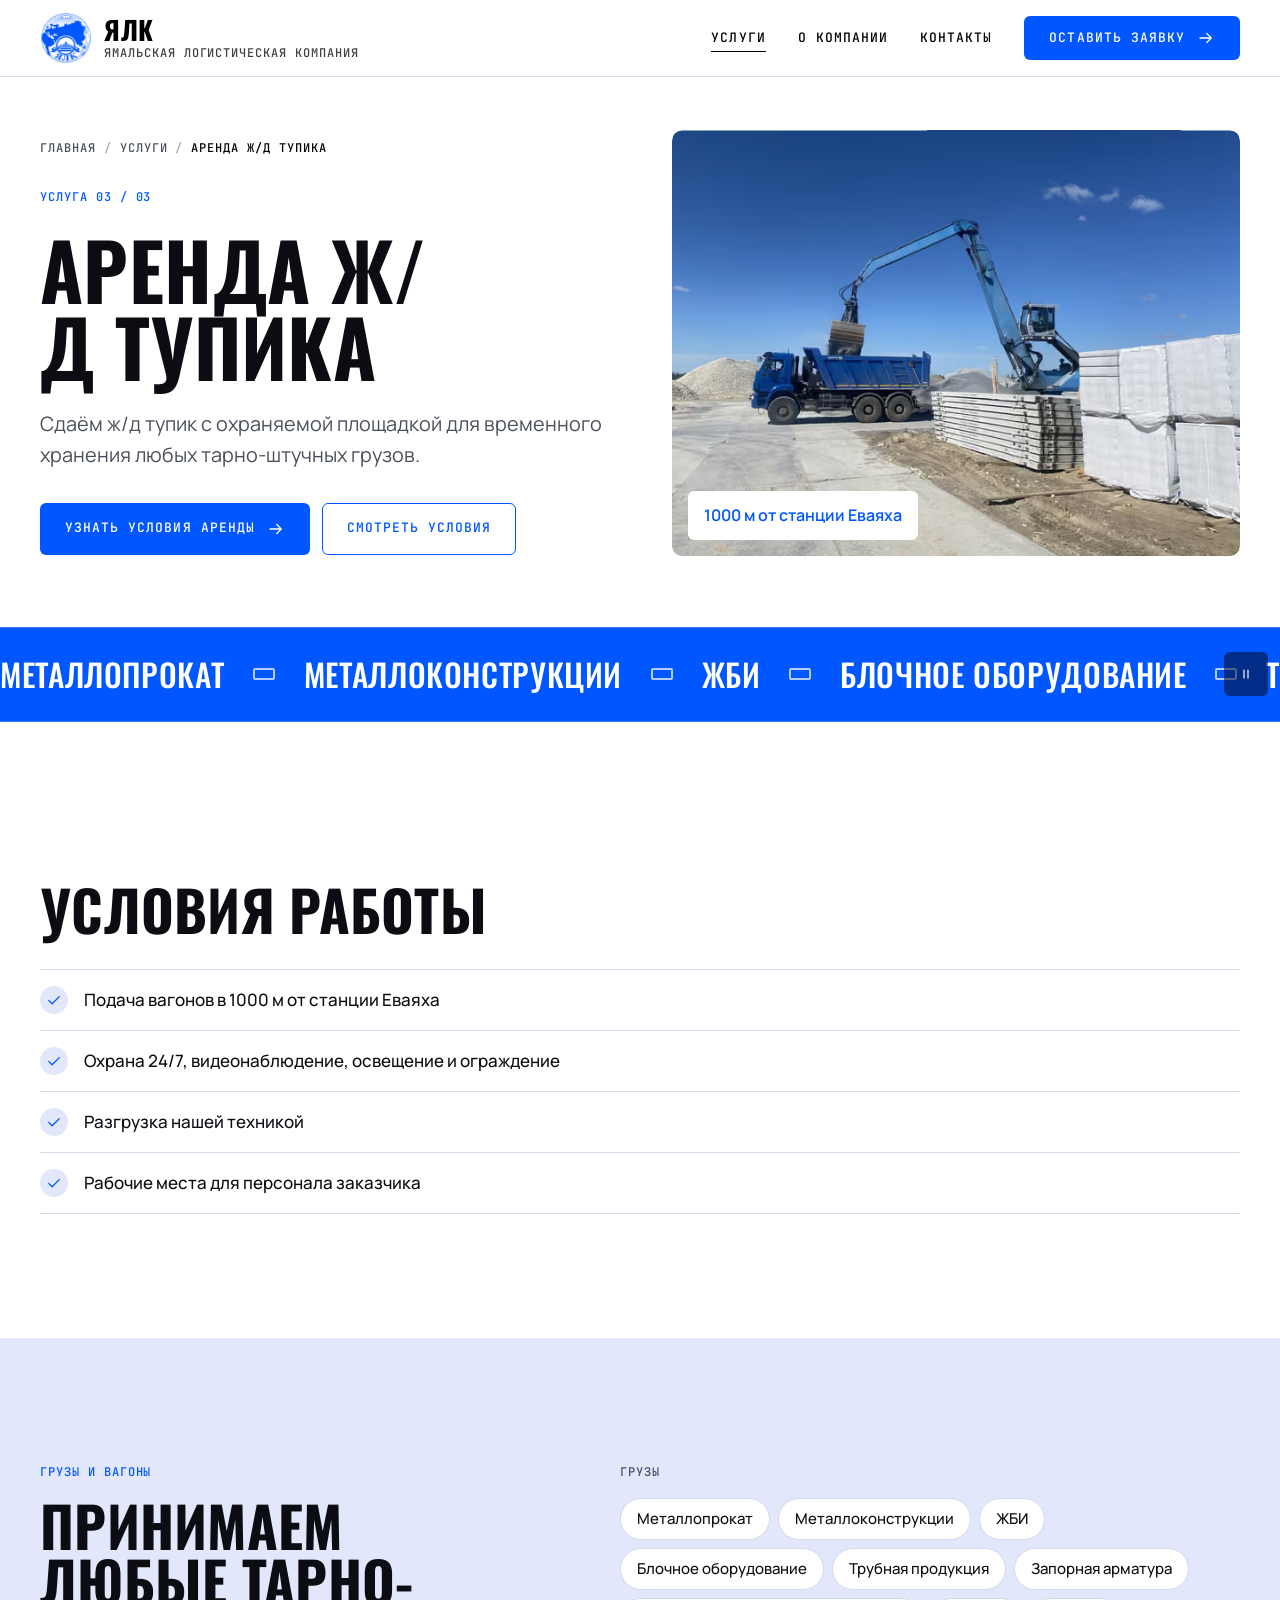
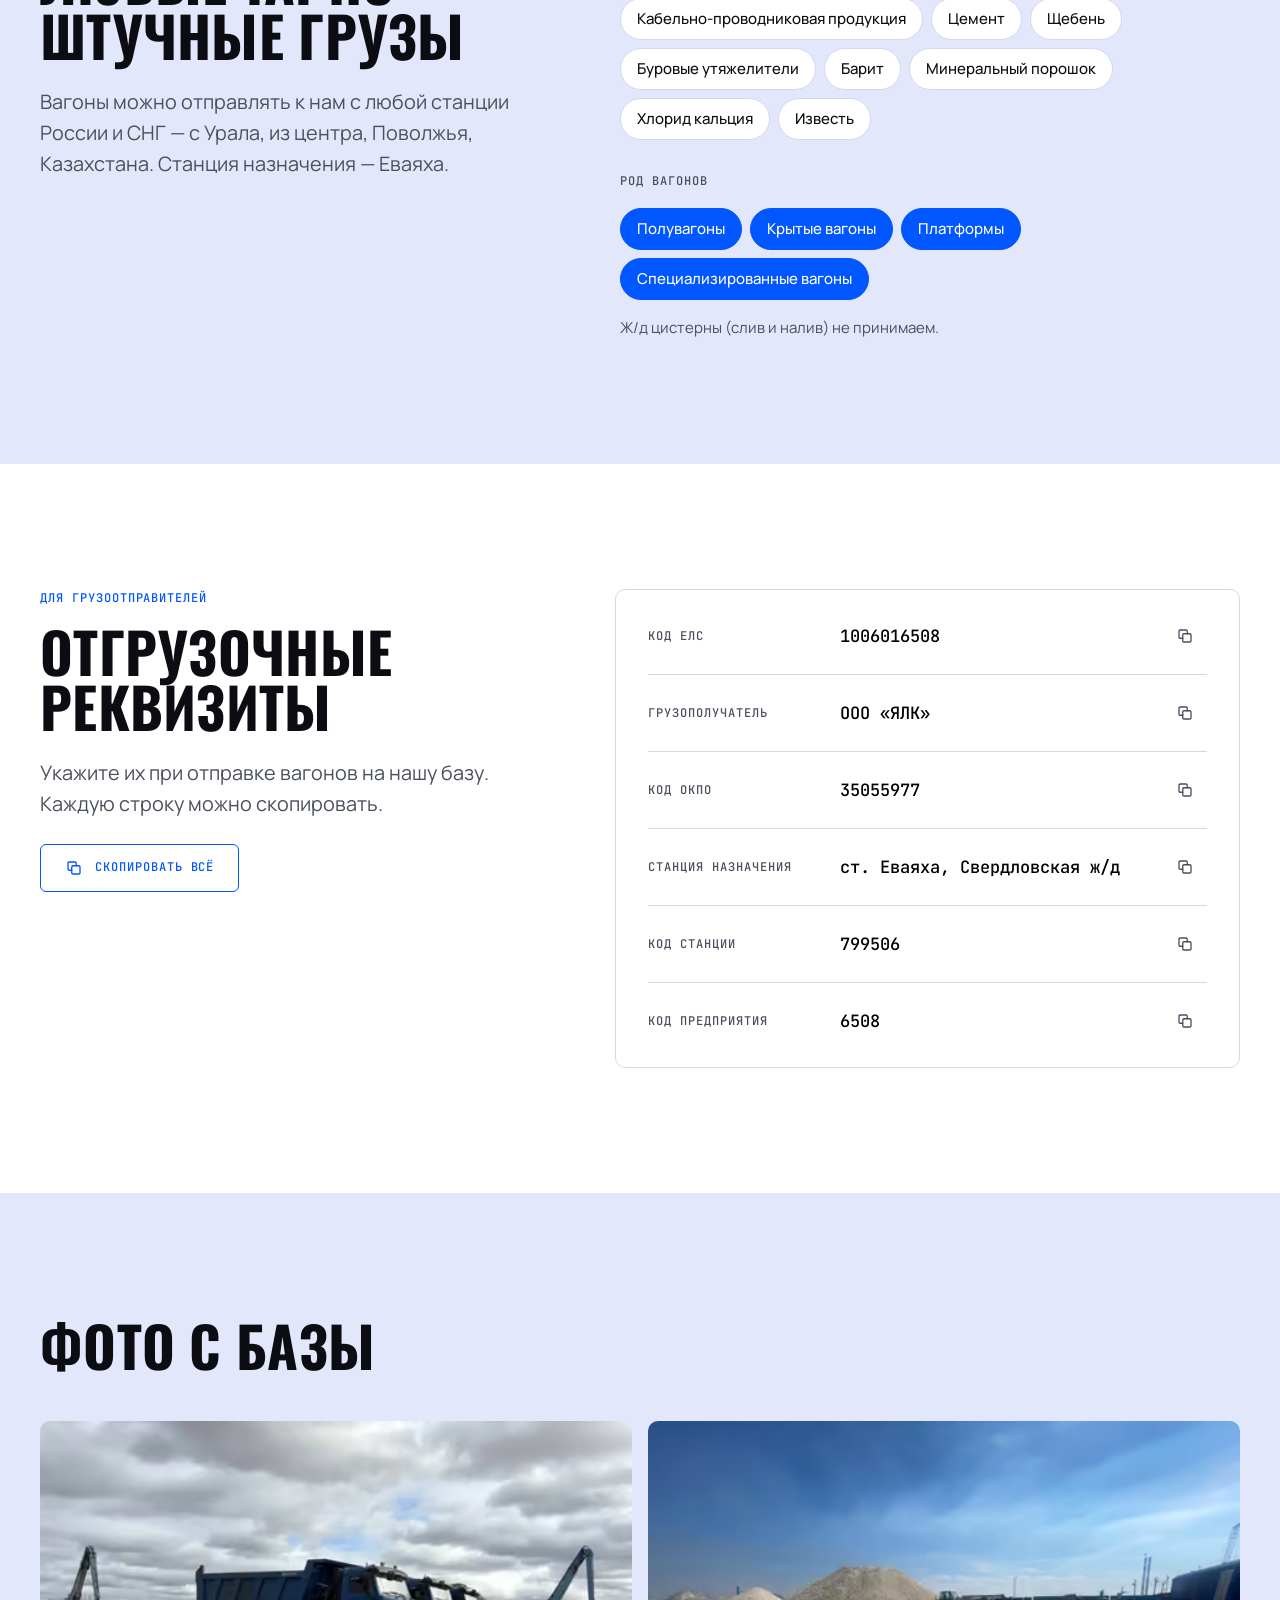
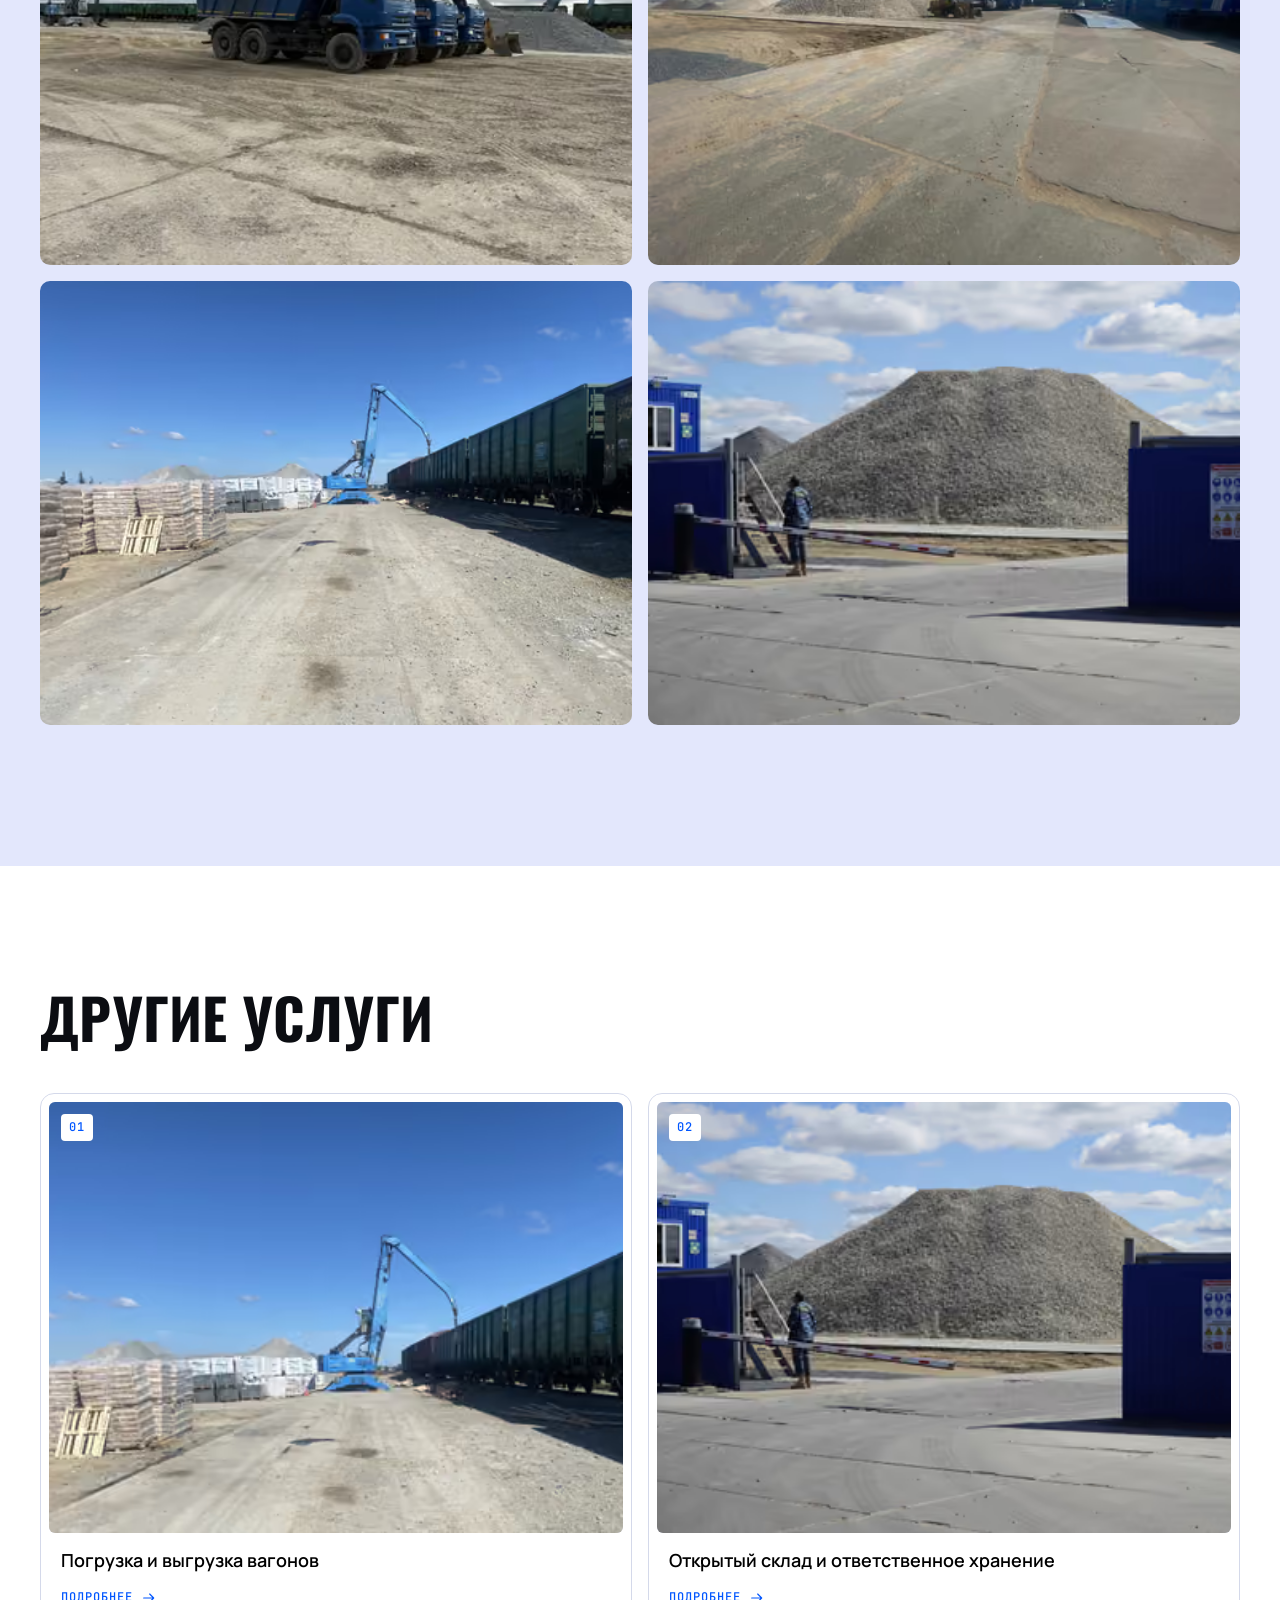
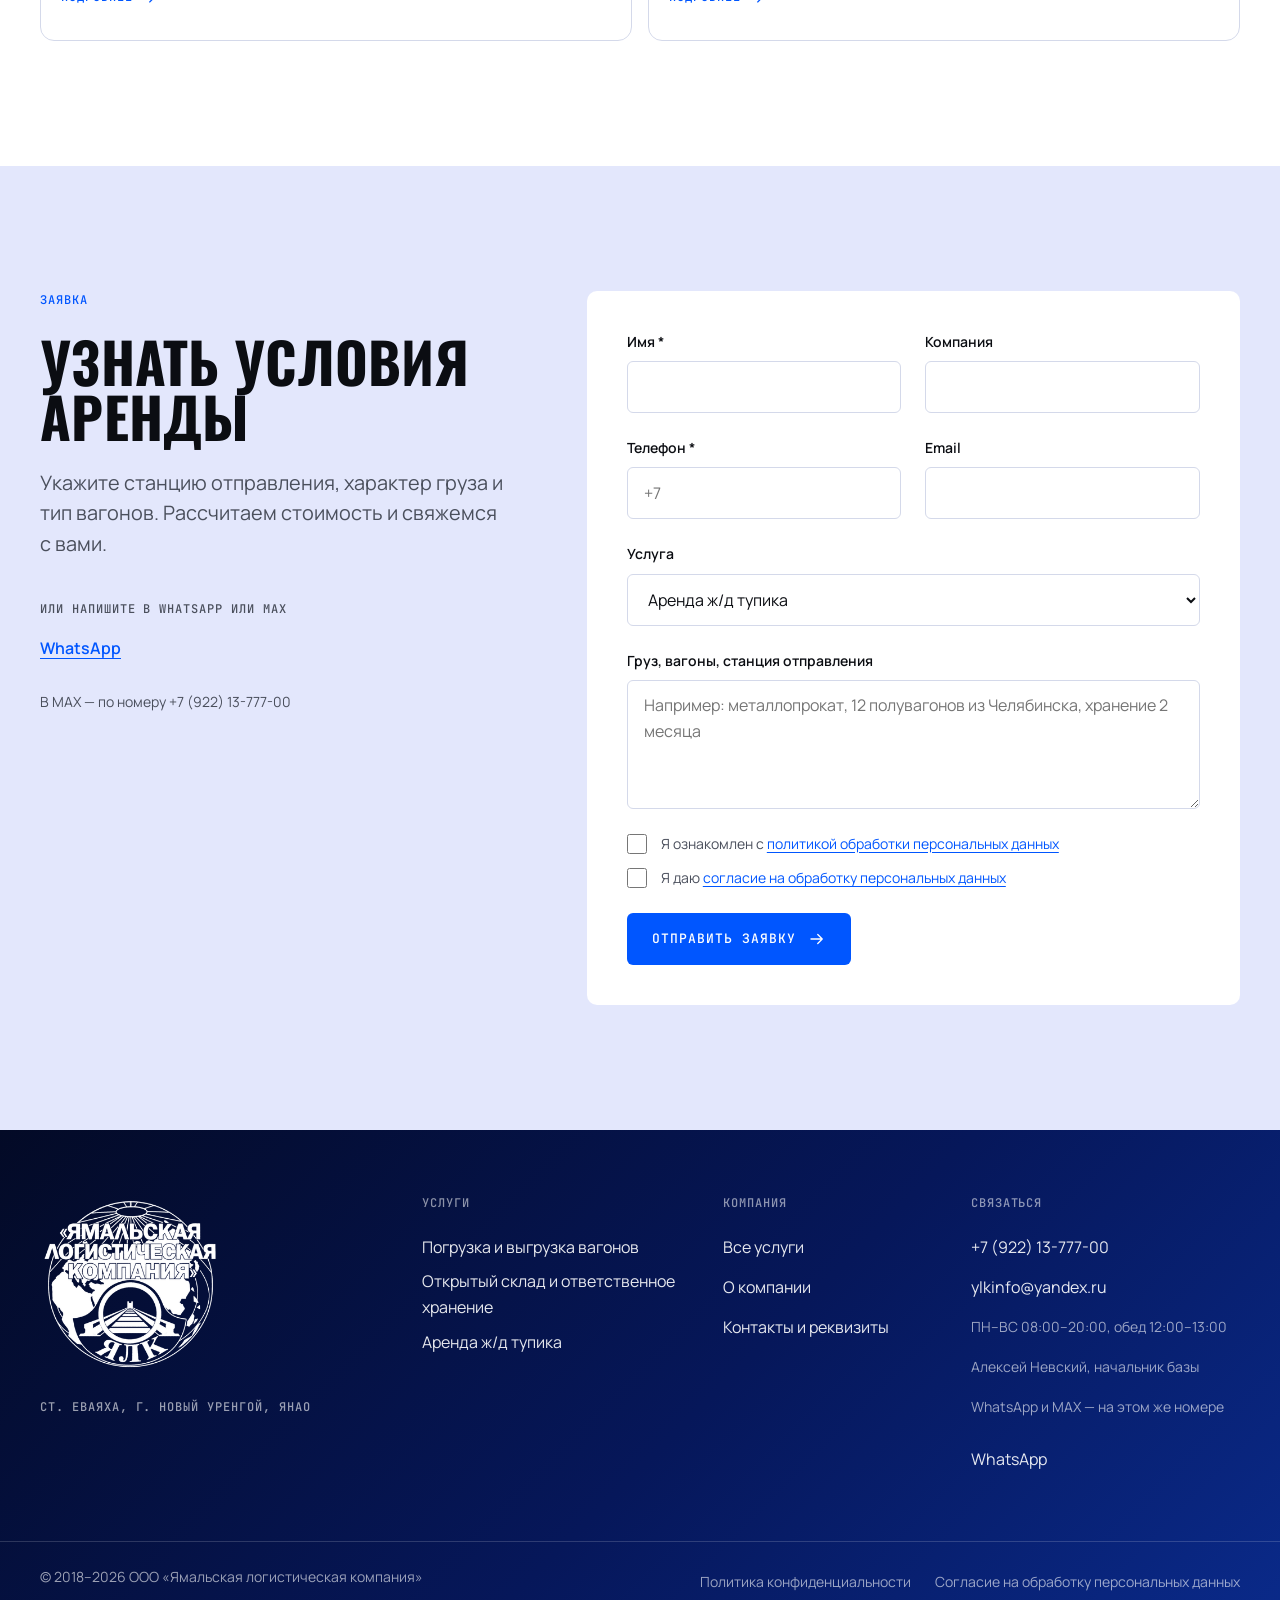
<file: uslugi/arenda-zhd-tupika/index.html>
<!DOCTYPE html><html lang="ru"><head><meta charset="utf-8"><meta name="robots" content="noindex, nofollow"><meta name="viewport" content="width=device-width, initial-scale=1, viewport-fit=cover"><title>Аренда ж/д тупика в Новом Уренгое — ст. Еваяха | ЯЛК</title><meta name="description" content="Аренда ж/д тупика с охраняемой площадкой на станции Еваяха, Новый Уренгой: временное хранение тарно-штучных грузов, разгрузка нашей техникой."><meta name="theme-color" content="#ffffff"><meta name="format-detection" content="telephone=no"><link rel="icon" href="../../favicon.ico" sizes="48x48"><link rel="icon" href="../../favicon-32.png" type="image/png" sizes="32x32"><link rel="apple-touch-icon" href="../../apple-touch-icon.png"><link rel="manifest" href="../../manifest.webmanifest"><meta property="og:type" content="website"><meta property="og:locale" content="ru_RU"><meta property="og:site_name" content="ЯЛК — Ямальская логистическая компания"><meta property="og:title" content="Аренда ж/д тупика в Новом Уренгое — ст. Еваяха | ЯЛК"><meta property="og:description" content="Аренда ж/д тупика с охраняемой площадкой на станции Еваяха, Новый Уренгой: временное хранение тарно-штучных грузов, разгрузка нашей техникой."><meta property="og:url" content="https://ylk-novyi-urengoi.ru/uslugi/arenda-zhd-tupika/"><meta property="og:image" content="https://ylk-novyi-urengoi.ru/og.jpg"><meta property="og:image:width" content="1200"><meta property="og:image:height" content="630"><meta name="twitter:card" content="summary_large_image"><script type="application/ld+json">{"@context":"https://schema.org","@type":"LocalBusiness","name":"ООО «Ямальская логистическая компания»","alternateName":"ЯЛК","url":"https://ylk-novyi-urengoi.ru/","logo":"https://ylk-novyi-urengoi.ru/icon-512.png","image":"https://ylk-novyi-urengoi.ru/og.jpg","description":"Погрузка и выгрузка ж/д вагонов, открытый склад и ответственное хранение грузов на станции Еваяха в Новом Уренгое.","areaServed":"Новый Уренгой, ЯНАО","foundingDate":"2018","taxID":"8904087948","identifier":"1188901005050","openingHours":"Mo-Su 08:00-20:00","address":{"@type":"PostalAddress","streetAddress":"Северная магистраль, 4/1","addressLocality":"Новый Уренгой","addressRegion":"ЯНАО","addressCountry":"RU"},"telephone":"+7 (922) 13-777-00","email":"ylkinfo@yandex.ru","makesOffer":[{"@type":"Offer","itemOffered":{"@type":"Service","name":"Погрузка и выгрузка вагонов"}},{"@type":"Offer","itemOffered":{"@type":"Service","name":"Открытый склад и ответственное хранение"}},{"@type":"Offer","itemOffered":{"@type":"Service","name":"Аренда ж/д тупика"}}]}</script><script>document.documentElement.classList.add('js');</script><link rel="stylesheet" href="../../_astro/Base.DZZUJ-su.css"><style>.ph[data-astro-cid-75ysl5lo]{padding-top:calc(var(--header-h) + clamp(2rem, 1rem + 3vw, 4rem));padding-bottom:clamp(3rem,2rem + 3vw,5rem)}.ph__grid[data-astro-cid-75ysl5lo]{gap:var(--s-7);display:grid}@media (width>=960px){.ph__grid[data-astro-cid-75ysl5lo][data-has-image]{gap:var(--s-8);grid-template-columns:minmax(0,1fr) minmax(0,1fr);align-items:center}}.ph__text[data-astro-cid-75ysl5lo]{gap:var(--s-5);align-content:start;display:grid}.ph__crumbs[data-astro-cid-75ysl5lo] ol[data-astro-cid-75ysl5lo]{gap:var(--s-2);color:var(--c-muted);flex-wrap:wrap;display:flex}.ph__crumbs[data-astro-cid-75ysl5lo] li[data-astro-cid-75ysl5lo]+li[data-astro-cid-75ysl5lo]:before{content:"/";margin-right:var(--s-2);opacity:.5}.ph__crumbs[data-astro-cid-75ysl5lo] a[data-astro-cid-75ysl5lo]{align-items:center;min-height:32px;display:inline-flex}@media (hover:hover){.ph__crumbs[data-astro-cid-75ysl5lo] a[data-astro-cid-75ysl5lo]:hover{color:var(--c-blue)}}.ph__crumbs[data-astro-cid-75ysl5lo] [data-astro-cid-75ysl5lo][aria-current]{min-height:32px;color:var(--c-ink);align-items:center;display:inline-flex}.ph__eyebrow[data-astro-cid-75ysl5lo]{color:var(--c-blue)}.ph__title[data-astro-cid-75ysl5lo]{max-width:14ch}.ph__actions[data-astro-cid-75ysl5lo]:empty{display:none}.ph__actions[data-astro-cid-75ysl5lo]{gap:var(--s-3);margin-top:var(--s-2);flex-wrap:wrap;display:flex}.ph__media[data-astro-cid-75ysl5lo]{aspect-ratio:4/3;border-radius:var(--radius-lg);background:var(--c-lavender);position:relative;overflow:hidden}.ph__media[data-astro-cid-75ysl5lo] img{object-fit:cover;width:100%;height:100%}.ph__fact[data-astro-cid-75ysl5lo]{left:var(--s-4);bottom:var(--s-4);max-width:calc(100% - 2 * var(--s-4));padding:var(--s-3) var(--s-4);border-radius:var(--radius);background:var(--c-white);color:var(--c-blue);font-weight:600;position:absolute}@media (prefers-reduced-motion:no-preference){.ph__text[data-astro-cid-75ysl5lo]>[data-astro-cid-75ysl5lo],.ph__aside[data-astro-cid-75ysl5lo],.ph__media[data-astro-cid-75ysl5lo]{animation:ph-rise .9s var(--ease-out) both}.ph__text[data-astro-cid-75ysl5lo]>[data-astro-cid-75ysl5lo]:nth-child(2){animation-delay:80ms}.ph__text[data-astro-cid-75ysl5lo]>[data-astro-cid-75ysl5lo]:nth-child(3){animation-delay:.16s}.ph__text[data-astro-cid-75ysl5lo]>[data-astro-cid-75ysl5lo]:nth-child(4){animation-delay:.24s}.ph__text[data-astro-cid-75ysl5lo]>[data-astro-cid-75ysl5lo]:nth-child(5){animation-delay:.32s}.ph__aside[data-astro-cid-75ysl5lo]{animation-delay:.24s}.ph__media[data-astro-cid-75ysl5lo]{animation-name:ph-reveal;animation-duration:1.1s;animation-delay:.2s}}@keyframes ph-rise{0%{opacity:0;transform:translateY(24px)}}@keyframes ph-reveal{0%{clip-path:inset(100% 0 0 0 round var(--radius-lg))}to{clip-path:inset(0 0 0 0 round var(--radius-lg))}}
.details__grid[data-astro-cid-iixkoppx]{gap:var(--s-7);display:grid}@media (width>=960px){.details__grid[data-astro-cid-iixkoppx][data-has-specs]{gap:var(--s-8);grid-template-columns:minmax(0,1fr) minmax(0,1fr);align-items:start}}.details__eyebrow[data-astro-cid-iixkoppx]{margin-bottom:var(--s-4);color:var(--c-blue)}.points[data-astro-cid-iixkoppx]{margin-top:var(--s-6);border-top:1px solid var(--c-line);display:grid}.points__item[data-astro-cid-iixkoppx]{align-items:flex-start;gap:var(--s-4);padding-block:var(--s-4);border-bottom:1px solid var(--c-line);font-size:1.0625rem;font-weight:500;display:flex}.points__icon[data-astro-cid-iixkoppx]{background:var(--c-lavender);width:28px;height:28px;color:var(--c-blue);border-radius:50%;flex:none;place-items:center;display:grid}.specs[data-astro-cid-iixkoppx]{border-radius:var(--radius-lg);background:var(--c-midnight);color:var(--c-white);padding:clamp(1.25rem,1rem + 1.5vw,2rem)}.specs__title[data-astro-cid-iixkoppx]{margin-bottom:var(--s-4);color:var(--c-blue-soft)}.specs__row[data-astro-cid-iixkoppx]{gap:var(--s-1);padding-block:var(--s-4);border-top:1px solid var(--c-line-dark);display:grid}@media (width>=560px){.specs__row[data-astro-cid-iixkoppx]{gap:var(--s-4);grid-template-columns:12rem 1fr}}.specs__row[data-astro-cid-iixkoppx] dt[data-astro-cid-iixkoppx]{color:#ffffffa6;font-size:var(--t-small)}.specs__row[data-astro-cid-iixkoppx] dd[data-astro-cid-iixkoppx]{font-weight:600}.gallery__head[data-astro-cid-rj65ajc3]{margin-bottom:var(--s-7)}.gallery__grid[data-astro-cid-rj65ajc3]{columns:2;column-gap:var(--s-3)}@media (width>=900px){.gallery__grid[data-astro-cid-rj65ajc3][data-cols="3"]{columns:3}.gallery__grid[data-astro-cid-rj65ajc3]{column-gap:var(--s-4)}}.gallery__cell[data-astro-cid-rj65ajc3]{break-inside:avoid;margin-bottom:var(--s-3);aspect-ratio:4/3;border-radius:var(--radius-lg);background:var(--c-lavender);overflow:hidden}@media (width>=900px){.gallery__cell[data-astro-cid-rj65ajc3]{margin-bottom:var(--s-4)}}.gallery__cell--tall[data-astro-cid-rj65ajc3]{aspect-ratio:3/4}.gallery__btn[data-astro-cid-rj65ajc3]{cursor:zoom-in;background:0 0;border:0;width:100%;height:100%;padding:0;display:block}.gallery__btn[data-astro-cid-rj65ajc3] picture,.gallery__btn[data-astro-cid-rj65ajc3] img{object-fit:cover;width:100%;height:100%;transition:transform .9s var(--ease-out)}@media (hover:hover){.gallery__btn[data-astro-cid-rj65ajc3]:hover img{transform:scale(1.04)}}.lightbox[data-astro-cid-rj65ajc3]{width:100vw;max-width:none;height:100dvh;max-height:none;color:var(--c-white);background:#030a26f0;border:0;margin:0;padding:0}.lightbox[data-astro-cid-rj65ajc3][open]{place-items:center;display:grid}.lightbox[data-astro-cid-rj65ajc3]::backdrop{background:0 0}.lightbox__img[data-astro-cid-rj65ajc3]{border-radius:var(--radius);opacity:0;width:auto;max-width:min(92vw,1800px);height:auto;max-height:84dvh;transition:opacity .2s var(--ease)}.lightbox__img[data-astro-cid-rj65ajc3].is-loaded{opacity:1}.lightbox__count[data-astro-cid-rj65ajc3]{top:var(--s-5);left:var(--s-5);color:#ffffffbf;position:absolute}.lightbox__btn[data-astro-cid-rj65ajc3]{border-radius:var(--radius);width:52px;height:52px;color:var(--c-white);cursor:pointer;transition:background-color var(--d-fast) var(--ease);background:#030a2699;border:1px solid #ffffff59;place-items:center;font-size:1.25rem;display:grid;position:absolute}@media (hover:hover){.lightbox__btn[data-astro-cid-rj65ajc3]:hover{background:var(--c-blue);border-color:var(--c-blue)}}.lightbox__btn[data-astro-cid-rj65ajc3] .lightbox__flip{transform:scaleX(-1)}.lightbox__close[data-astro-cid-rj65ajc3]{top:var(--s-4);right:var(--s-4)}.lightbox__prev[data-astro-cid-rj65ajc3],.lightbox__next[data-astro-cid-rj65ajc3]{top:50%;translate:0 -50%}.lightbox__prev[data-astro-cid-rj65ajc3]{left:var(--s-4)}.lightbox__next[data-astro-cid-rj65ajc3]{right:var(--s-4)}@media (width<=640px){.lightbox__prev[data-astro-cid-rj65ajc3],.lightbox__next[data-astro-cid-rj65ajc3]{top:auto;bottom:calc(var(--s-5) + env(safe-area-inset-bottom));translate:none}}
.cargo__grid[data-astro-cid-ot654nju]{gap:var(--s-7);display:grid}@media (width>=900px){.cargo__grid[data-astro-cid-ot654nju]{gap:var(--s-8);grid-template-columns:minmax(0,1fr) minmax(0,1.2fr)}}.cargo__lead[data-astro-cid-ot654nju]{margin-top:var(--s-5)}.cargo__eyebrow[data-astro-cid-ot654nju]{margin-bottom:var(--s-4);color:var(--c-blue)}.cargo__lists[data-astro-cid-ot654nju]{gap:var(--s-6);display:grid}.cargo__label[data-astro-cid-ot654nju]{margin-bottom:var(--s-4);color:var(--c-muted)}.cargo__note[data-astro-cid-ot654nju]{margin-top:var(--s-4);color:var(--c-muted);font-size:.9375rem}.chips[data-astro-cid-ot654nju]{gap:var(--s-2);flex-wrap:wrap;display:flex}.chip[data-astro-cid-ot654nju]{padding:var(--s-2) var(--s-4);border:1px solid var(--c-line);background:var(--c-white);border-radius:999px;font-size:.9375rem;font-weight:500}.chip--solid[data-astro-cid-ot654nju]{background:var(--c-blue);border-color:var(--c-blue);color:var(--c-white)}
.fleet__grid[data-astro-cid-rm4dyk5j]{gap:var(--s-6) var(--s-3);grid-template-columns:repeat(2,minmax(0,1fr));display:grid}.fleet__card[data-astro-cid-rm4dyk5j]{min-width:0}.fleet__name[data-astro-cid-rm4dyk5j]{overflow-wrap:anywhere}@media (width>=560px){.fleet__grid[data-astro-cid-rm4dyk5j]{gap:var(--s-5) var(--s-4)}}@media (width<=559px){.fleet__count[data-astro-cid-rm4dyk5j]{font-size:2rem}.fleet__body[data-astro-cid-rm4dyk5j]{gap:var(--s-2);flex-direction:column}.fleet__name[data-astro-cid-rm4dyk5j]{font-size:.9375rem}.fleet__card--wide[data-astro-cid-rm4dyk5j]{grid-column:1/-1}.fleet__card--wide[data-astro-cid-rm4dyk5j] .fleet__photo[data-astro-cid-rm4dyk5j]{aspect-ratio:16/9}}@media (width>=1100px){.fleet__grid[data-astro-cid-rm4dyk5j]{grid-template-columns:repeat(4,minmax(0,1fr))}}.fleet__photo[data-astro-cid-rm4dyk5j]{aspect-ratio:4/3;border-radius:var(--radius-lg);background:var(--c-lavender);overflow:hidden}.fleet__photo[data-astro-cid-rm4dyk5j] img{object-fit:cover;width:100%;height:100%;transition:transform .9s var(--ease-out)}@media (hover:hover){.fleet__card[data-astro-cid-rm4dyk5j]:hover img{transform:scale(1.04)}}.fleet__body[data-astro-cid-rm4dyk5j]{align-items:flex-start;gap:var(--s-4);padding-top:var(--s-4);border-top:1px solid var(--c-line);margin-top:var(--s-4);display:flex}.fleet__count[data-astro-cid-rm4dyk5j]{font-family:var(--f-display);color:var(--c-blue);min-width:1.4ch;font-size:2.5rem;font-weight:700;line-height:.9}.fleet__name[data-astro-cid-rm4dyk5j]{font-size:1.0625rem;font-weight:600;line-height:1.3}.fleet__spec[data-astro-cid-rm4dyk5j]{margin-top:var(--s-1);color:var(--c-muted)}.fleet__extra[data-astro-cid-rm4dyk5j]{margin-top:var(--s-6)}.fleet__extra[data-astro-cid-rm4dyk5j] .fleet__body[data-astro-cid-rm4dyk5j]{margin-top:0}
.ship--lavender[data-astro-cid-k2ntihyf]{background:var(--c-lavender)}.ship--white[data-astro-cid-k2ntihyf] .ship__list[data-astro-cid-k2ntihyf]{border:1px solid var(--c-line)}.ship__grid[data-astro-cid-k2ntihyf]{gap:var(--s-6);display:grid}@media (width>=960px){.ship__grid[data-astro-cid-k2ntihyf]{gap:var(--s-8);grid-template-columns:minmax(0,.9fr) minmax(0,1.1fr);align-items:start}}.ship__eyebrow[data-astro-cid-k2ntihyf]{margin-bottom:var(--s-4);color:var(--c-blue)}.ship__lead[data-astro-cid-k2ntihyf]{margin-top:var(--s-5)}.ship__all[data-astro-cid-k2ntihyf]{align-items:center;gap:var(--s-3);min-height:48px;margin-top:var(--s-5);padding:0 var(--s-5);border:1.5px solid var(--c-blue);border-radius:var(--radius);color:var(--c-blue);cursor:pointer;transition:background-color var(--d-fast) var(--ease), color var(--d-fast) var(--ease);background:0 0;display:inline-flex}.ship__all[data-astro-cid-k2ntihyf].is-copied,.ship__all[data-astro-cid-k2ntihyf]:active{background:var(--c-blue);color:var(--c-white)}@media (hover:hover){.ship__all[data-astro-cid-k2ntihyf]:hover{background:var(--c-blue);color:var(--c-white)}}.ship__list[data-astro-cid-k2ntihyf]{background:var(--c-white);border-radius:var(--radius-lg);padding:var(--s-2) clamp(1rem, .5rem + 2vw, 2rem)}.ship__row[data-astro-cid-k2ntihyf]{gap:var(--s-1);padding-block:var(--s-4);border-bottom:1px solid var(--c-line);display:grid}.ship__row[data-astro-cid-k2ntihyf]:last-child{border-bottom:0}@media (width>=560px){.ship__row[data-astro-cid-k2ntihyf]{align-items:center;gap:var(--s-4);grid-template-columns:11rem 1fr}}.ship__row[data-astro-cid-k2ntihyf] dt[data-astro-cid-k2ntihyf]{color:var(--c-muted)}.ship__row[data-astro-cid-k2ntihyf] dd[data-astro-cid-k2ntihyf]{justify-content:space-between;align-items:center;gap:var(--s-3);display:flex}.ship__value[data-astro-cid-k2ntihyf]{font-family:var(--f-mono);color:var(--c-ink);font-size:1.0625rem;font-weight:500}.ship__copy[data-astro-cid-k2ntihyf]{border-radius:var(--radius);width:44px;height:44px;color:var(--c-muted);cursor:pointer;transition:color var(--d-fast) var(--ease), background-color var(--d-fast) var(--ease);background:0 0;border:0;flex:none;place-items:center;display:grid}@media (hover:hover){.ship__copy[data-astro-cid-k2ntihyf]:hover{color:var(--c-blue);background:var(--c-lavender)}}.ship__copy[data-astro-cid-k2ntihyf] .swap__on{color:var(--c-success)}
.lead-form__grid[data-astro-cid-sevzbneq]{gap:var(--s-7);display:grid}@media (width>=960px){.lead-form__grid[data-astro-cid-sevzbneq]{gap:var(--s-8);grid-template-columns:minmax(0,.85fr) minmax(0,1.15fr);align-items:start}}.lead-form__intro[data-astro-cid-sevzbneq]{gap:var(--s-5);display:grid}.lead-form__eyebrow[data-astro-cid-sevzbneq]{color:var(--c-blue)}.form__trap[data-astro-cid-sevzbneq]{width:1px;height:1px;position:absolute;left:-9999px;overflow:hidden}.lead-form__alt[data-astro-cid-sevzbneq]{gap:var(--s-2);margin-top:var(--s-4);color:var(--c-muted);display:grid}.lead-form__max[data-astro-cid-sevzbneq]{margin-top:var(--s-3);font-size:var(--t-small);color:var(--c-muted)}.lead-form__alt[data-astro-cid-sevzbneq] ul[data-astro-cid-sevzbneq]{gap:var(--s-5);display:flex}.lead-form__alt[data-astro-cid-sevzbneq] a[data-astro-cid-sevzbneq]{min-height:44px;color:var(--c-blue);text-underline-offset:4px;align-items:center;font-weight:600;text-decoration:underline;display:inline-flex}.form[data-astro-cid-sevzbneq]{gap:var(--s-5);background:var(--c-white);border-radius:var(--radius-lg);padding:clamp(1.25rem,1rem + 2vw,2.5rem);display:grid}.form__row[data-astro-cid-sevzbneq]{gap:var(--s-5);display:grid}@media (width>=640px){.form__row[data-astro-cid-sevzbneq]{grid-template-columns:1fr 1fr}}.field[data-astro-cid-sevzbneq]{gap:var(--s-2);display:grid}.field[data-astro-cid-sevzbneq] label[data-astro-cid-sevzbneq]{font-size:var(--t-small);font-weight:600}.field[data-astro-cid-sevzbneq] input[data-astro-cid-sevzbneq],.field[data-astro-cid-sevzbneq] select[data-astro-cid-sevzbneq],.field[data-astro-cid-sevzbneq] textarea[data-astro-cid-sevzbneq]{width:100%;min-height:52px;padding:var(--s-3) var(--s-4);border:1.5px solid var(--c-line);border-radius:var(--radius);background:var(--c-white);transition:border-color var(--d-fast) var(--ease);font-size:1rem}.field[data-astro-cid-sevzbneq] textarea[data-astro-cid-sevzbneq]{resize:vertical;min-height:120px}.field[data-astro-cid-sevzbneq] input[data-astro-cid-sevzbneq]:focus-visible,.field[data-astro-cid-sevzbneq] select[data-astro-cid-sevzbneq]:focus-visible,.field[data-astro-cid-sevzbneq] textarea[data-astro-cid-sevzbneq]:focus-visible{border-color:var(--c-blue);outline:none;box-shadow:0 0 0 3px #0056ff2e}.field[data-astro-cid-sevzbneq] [data-astro-cid-sevzbneq][aria-invalid=true]{border-color:var(--c-danger)}.field__err[data-astro-cid-sevzbneq]{font-size:var(--t-small);color:var(--c-danger)}.form__checks[data-astro-cid-sevzbneq]{gap:var(--s-3);display:grid}.check[data-astro-cid-sevzbneq]{gap:var(--s-3);font-size:var(--t-small);color:var(--c-muted);cursor:pointer;grid-template-columns:22px 1fr;align-items:start;display:grid}.check[data-astro-cid-sevzbneq] input[data-astro-cid-sevzbneq]{width:20px;height:20px;accent-color:var(--c-blue);margin:1px 0 0}.check[data-astro-cid-sevzbneq] a[data-astro-cid-sevzbneq]{color:var(--c-blue);text-underline-offset:3px;text-decoration:underline}.form__submit[data-astro-cid-sevzbneq]{align-items:center;gap:var(--s-4);flex-wrap:wrap;display:flex}.form__status[data-astro-cid-sevzbneq]{font-size:var(--t-small);color:var(--c-muted)}.form__status[data-astro-cid-sevzbneq][data-state=ok]{color:var(--c-success)}.form__status[data-astro-cid-sevzbneq][data-state=error]{color:var(--c-danger)}
</style><link rel="stylesheet" href="../../_astro/ServiceCards.DcDBab_k.css"><style>.ticker[data-astro-cid-u6vsyxkm]{background:var(--c-blue);color:var(--c-white);border-block:1px solid #fff3;align-items:center;display:flex;position:relative;overflow:hidden}.ticker__track[data-astro-cid-u6vsyxkm]{width:max-content;animation:60s linear infinite ticker;display:flex}.ticker__list[data-astro-cid-u6vsyxkm]{margin:0;padding:0;list-style:none;display:flex}.ticker__item[data-astro-cid-u6vsyxkm]{white-space:nowrap;font-family:var(--f-display);letter-spacing:.02em;text-transform:uppercase;align-items:center;padding-block:clamp(.9rem,.7rem + .8vw,1.4rem);font-size:clamp(1.25rem,1rem + 1.2vw,2rem);font-weight:500;display:flex}.ticker__sep[data-astro-cid-u6vsyxkm]{border:2px solid #ffffffb3;border-radius:2px;width:22px;height:12px;margin-inline:clamp(1.25rem,1rem + 1vw,2rem)}.ticker[data-astro-cid-u6vsyxkm][data-paused] .ticker__track[data-astro-cid-u6vsyxkm],.ticker[data-astro-cid-u6vsyxkm][data-offscreen] .ticker__track[data-astro-cid-u6vsyxkm]{animation-play-state:paused}.ticker__toggle[data-astro-cid-u6vsyxkm]{right:var(--s-3);border-radius:var(--radius);width:44px;height:44px;color:var(--c-white);cursor:pointer;background:#030a268c;border:0;place-items:center;display:grid;position:absolute}@media (hover:hover) and (pointer:fine){.ticker[data-astro-cid-u6vsyxkm]:hover .ticker__track[data-astro-cid-u6vsyxkm]{animation-play-state:paused}}@keyframes ticker{to{transform:translate(-50%)}}@media (prefers-reduced-motion:reduce){.ticker__track[data-astro-cid-u6vsyxkm]{animation:none}.ticker__toggle[data-astro-cid-u6vsyxkm]{display:none}}
</style></head><body><a class="skip-link" href="#main">Перейти к содержанию</a><header class="header" data-header data-astro-cid-nen7h5rs><div class="container header__bar" data-astro-cid-nen7h5rs><a class="brand" href="../../" aria-label="ООО «Ямальская логистическая компания» — на главную" data-astro-cid-nen7h5rs><span class="brand__mark" data-astro-cid-nen7h5rs><img src="../../_astro/yalc-header-white-2000.Bx3GIMK3_1RJU2K.webp" alt loading="eager" data-astro-cid-nen7h5rs="true" decoding="async" width="112" height="112" class="brand__logo brand__logo--white"><img src="../../_astro/yalc-header-blue-2000.CWZy5vtB_1dJcQ1.webp" alt loading="eager" data-astro-cid-nen7h5rs="true" decoding="async" width="112" height="112" class="brand__logo brand__logo--blue"></span><span class="brand__text" data-astro-cid-nen7h5rs><span class="brand__name" data-astro-cid-nen7h5rs>ЯЛК</span><span class="brand__sub" data-astro-cid-nen7h5rs>Ямальская логистическая компания</span></span></a><nav class="nav" aria-label="Основное меню" data-astro-cid-nen7h5rs><ul role="list" class="nav__list" data-astro-cid-nen7h5rs><li data-astro-cid-nen7h5rs><a href="../../uslugi/" class="nav__link" aria-current="page" data-astro-cid-nen7h5rs>Услуги</a></li><li data-astro-cid-nen7h5rs><a href="../../o-kompanii/" class="nav__link" data-astro-cid-nen7h5rs>О компании</a></li><li data-astro-cid-nen7h5rs><a href="../../kontakty/" class="nav__link" data-astro-cid-nen7h5rs>Контакты</a></li></ul><a href="#zayavka" data-astro-cid-nen7h5rs="true" data-astro-cid-ekguhzzh="true" class="btn btn--primary nav__cta"><span data-astro-cid-ekguhzzh>Оставить заявку</span><svg class="btn__arrow" width="18" height="18" viewBox="0 0 24 24" fill="none" stroke="currentColor" stroke-width="1.75" stroke-linecap="round" stroke-linejoin="round" aria-hidden="true" focusable="false"><path d="M4 12h15M13 6l6 6-6 6"/></svg></a></nav><button class="burger swap" type="button" aria-expanded="false" aria-controls="mobile-menu" data-burger data-astro-cid-nen7h5rs><span class="sr-only" data-astro-cid-nen7h5rs>Открыть меню</span><svg class="swap__off" width="26" height="26" viewBox="0 0 24 24" fill="none" stroke="currentColor" stroke-width="1.75" stroke-linecap="round" stroke-linejoin="round" aria-hidden="true" focusable="false"><path d="M3 7h18M3 12h18M3 17h18"/></svg><svg class="swap__on" width="26" height="26" viewBox="0 0 24 24" fill="none" stroke="currentColor" stroke-width="1.75" stroke-linecap="round" stroke-linejoin="round" aria-hidden="true" focusable="false"><path d="M6 6l12 12M18 6L6 18"/></svg></button></div><div class="mobile" id="mobile-menu" hidden data-mobile data-astro-cid-nen7h5rs><div class="container mobile__inner" data-astro-cid-nen7h5rs><p class="mono mobile__label mobile__item" style="--m:0" data-astro-cid-nen7h5rs>Услуги</p><ul role="list" class="mobile__services" data-astro-cid-nen7h5rs><li class="mobile__item" style="--m:1" data-astro-cid-nen7h5rs><a href="../../uslugi/priem-i-razgruzka-vagonov/" data-astro-cid-nen7h5rs>Погрузка и выгрузка вагонов</a></li><li class="mobile__item" style="--m:2" data-astro-cid-nen7h5rs><a href="../../uslugi/obrabotka-i-hranenie-gruzov/" data-astro-cid-nen7h5rs>Открытый склад и ответственное хранение</a></li><li class="mobile__item" style="--m:3" data-astro-cid-nen7h5rs><a href="../../uslugi/arenda-zhd-tupika/" data-astro-cid-nen7h5rs>Аренда ж/д тупика</a></li></ul><ul role="list" class="mobile__nav" data-astro-cid-nen7h5rs><li class="mobile__item" style="--m:4" data-astro-cid-nen7h5rs><a href="../../uslugi/" data-astro-cid-nen7h5rs>Услуги</a></li><li class="mobile__item" style="--m:5" data-astro-cid-nen7h5rs><a href="../../o-kompanii/" data-astro-cid-nen7h5rs>О компании</a></li><li class="mobile__item" style="--m:6" data-astro-cid-nen7h5rs><a href="../../kontakty/" data-astro-cid-nen7h5rs>Контакты</a></li></ul><div class="mobile__item" style="--m:7" data-astro-cid-nen7h5rs><a href="#zayavka" data-close-menu="true" data-astro-cid-nen7h5rs="true" data-astro-cid-ekguhzzh="true" class="btn btn--primary mobile__cta"><span data-astro-cid-ekguhzzh>Оставить заявку</span><svg class="btn__arrow" width="18" height="18" viewBox="0 0 24 24" fill="none" stroke="currentColor" stroke-width="1.75" stroke-linecap="round" stroke-linejoin="round" aria-hidden="true" focusable="false"><path d="M4 12h15M13 6l6 6-6 6"/></svg></a></div></div></div></header><script type="module">var e=document.querySelector(`[data-header]`),t=e.querySelector(`[data-burger]`),n=e.querySelector(`[data-mobile]`),r=()=>e.classList.toggle(`is-scrolled`,window.scrollY>24);r(),window.addEventListener(`scroll`,r,{passive:!0});var i=r=>{t.setAttribute(`aria-expanded`,String(r)),t.toggleAttribute(`data-on`,r),t.querySelector(`.sr-only`).textContent=r?`Закрыть меню`:`Открыть меню`,n.hidden=!r,e.classList.toggle(`is-open`,r),document.documentElement.style.overflow=r?`hidden`:``,document.querySelectorAll(`main, footer, .skip-link`).forEach(e=>e.inert=r)};t.addEventListener(`click`,()=>i(t.getAttribute(`aria-expanded`)!==`true`)),n.addEventListener(`click`,e=>{e.target.closest(`a`)&&i(!1)}),document.addEventListener(`keydown`,n=>{n.key===`Escape`&&e.classList.contains(`is-open`)&&(i(!1),t.focus())}),window.matchMedia(`(min-width: 960px)`).addEventListener(`change`,e=>e.matches&&i(!1));</script><main id="main"><section class="ph" aria-labelledby="page-title" data-astro-cid-75ysl5lo><div class="container ph__grid" data-has-image data-astro-cid-75ysl5lo><div class="ph__text" data-astro-cid-75ysl5lo><nav aria-label="Навигационная цепочка" class="ph__crumbs mono" data-astro-cid-75ysl5lo><ol role="list" data-astro-cid-75ysl5lo><li data-astro-cid-75ysl5lo><a href="../../" data-astro-cid-75ysl5lo>Главная</a></li><li data-astro-cid-75ysl5lo><a href="../../uslugi/" data-astro-cid-75ysl5lo>Услуги</a></li><li data-astro-cid-75ysl5lo><span aria-current="page" data-astro-cid-75ysl5lo>Аренда ж/д тупика</span></li></ol></nav><p class="mono ph__eyebrow" data-astro-cid-75ysl5lo>Услуга 03 / 03</p><h1 id="page-title" class="display h1 ph__title" data-astro-cid-75ysl5lo>Аренда ж/д тупика</h1><p class="lead ph__lead" data-astro-cid-75ysl5lo>Сдаём ж/д тупик с охраняемой площадкой для временного хранения любых тарно-штучных грузов.</p><div class="ph__actions" data-astro-cid-75ysl5lo><a href="#zayavka" data-astro-cid-ekguhzzh="true" class="btn btn--primary"><span data-astro-cid-ekguhzzh>Узнать условия аренды</span><svg class="btn__arrow" width="18" height="18" viewBox="0 0 24 24" fill="none" stroke="currentColor" stroke-width="1.75" stroke-linecap="round" stroke-linejoin="round" aria-hidden="true" focusable="false"><path d="M4 12h15M13 6l6 6-6 6"/></svg></a><a href="#details-title" data-astro-cid-ekguhzzh="true" class="btn btn--outline"><span data-astro-cid-ekguhzzh>Смотреть условия</span></a></div></div><div class="ph__media" data-astro-cid-75ysl5lo><picture data-astro-cid-75ysl5lo="true"><source srcset="../../_astro/pogruzka-samosval.D1FpdOln_ZekTdS.avif 640w, ../../_astro/pogruzka-samosval.D1FpdOln_euLRY.avif 960w, ../../_astro/pogruzka-samosval.D1FpdOln_2nTd5X.avif 1400w" type="image/avif" sizes="(min-width: 960px) 50vw, 100vw"><source srcset="../../_astro/pogruzka-samosval.D1FpdOln_1AXlCz.webp 640w, ../../_astro/pogruzka-samosval.D1FpdOln_24O2Jr.webp 960w, ../../_astro/pogruzka-samosval.D1FpdOln_2a2KET.webp 1400w" type="image/webp" sizes="(min-width: 960px) 50vw, 100vw"><img src="../../_astro/pogruzka-samosval.D1FpdOln_22VABQ.jpg" srcset="../../_astro/pogruzka-samosval.D1FpdOln_2mYI0d.jpg 640w, ../../_astro/pogruzka-samosval.D1FpdOln_Z2elIGQ.jpg 960w, ../../_astro/pogruzka-samosval.D1FpdOln_vv5NS.jpg 1400w" alt="Перегружатель грузит самосвал у вагонов" sizes="(min-width: 960px) 50vw, 100vw" loading="eager" fetchpriority="high" data-astro-cid-75ysl5lo="true" decoding="async" width="2800" height="2100"></picture><p class="ph__fact" data-astro-cid-75ysl5lo>1000 м от станции Еваяха</p></div></div></section><script type="application/ld+json">{"@context":"https://schema.org","@type":"BreadcrumbList","itemListElement":[{"@type":"ListItem","position":1,"name":"Главная","item":"https://ylk-novyi-urengoi.ru/"},{"@type":"ListItem","position":2,"name":"Услуги","item":"https://ylk-novyi-urengoi.ru/uslugi/"},{"@type":"ListItem","position":3,"name":"Аренда ж/д тупика"}]}</script><section class="ticker" aria-label="Какие грузы и вагоны принимаем" data-ticker data-astro-cid-u6vsyxkm><p class="sr-only" data-astro-cid-u6vsyxkm>Принимаем: Металлопрокат, Металлоконструкции, ЖБИ, Блочное оборудование, Трубная продукция, Запорная арматура, Кабельно-проводниковая продукция, Цемент, Щебень, Буровые утяжелители, Барит, Минеральный порошок, Хлорид кальция, Известь, Полувагоны, Крытые вагоны, Платформы, Специализированные вагоны.</p><div class="ticker__track" aria-hidden="true" data-astro-cid-u6vsyxkm><ul class="ticker__list" data-astro-cid-u6vsyxkm><li class="ticker__item" data-astro-cid-u6vsyxkm><span data-astro-cid-u6vsyxkm>Металлопрокат</span><span class="ticker__sep" data-astro-cid-u6vsyxkm></span></li><li class="ticker__item" data-astro-cid-u6vsyxkm><span data-astro-cid-u6vsyxkm>Металлоконструкции</span><span class="ticker__sep" data-astro-cid-u6vsyxkm></span></li><li class="ticker__item" data-astro-cid-u6vsyxkm><span data-astro-cid-u6vsyxkm>ЖБИ</span><span class="ticker__sep" data-astro-cid-u6vsyxkm></span></li><li class="ticker__item" data-astro-cid-u6vsyxkm><span data-astro-cid-u6vsyxkm>Блочное оборудование</span><span class="ticker__sep" data-astro-cid-u6vsyxkm></span></li><li class="ticker__item" data-astro-cid-u6vsyxkm><span data-astro-cid-u6vsyxkm>Трубная продукция</span><span class="ticker__sep" data-astro-cid-u6vsyxkm></span></li><li class="ticker__item" data-astro-cid-u6vsyxkm><span data-astro-cid-u6vsyxkm>Запорная арматура</span><span class="ticker__sep" data-astro-cid-u6vsyxkm></span></li><li class="ticker__item" data-astro-cid-u6vsyxkm><span data-astro-cid-u6vsyxkm>Кабельно-проводниковая продукция</span><span class="ticker__sep" data-astro-cid-u6vsyxkm></span></li><li class="ticker__item" data-astro-cid-u6vsyxkm><span data-astro-cid-u6vsyxkm>Цемент</span><span class="ticker__sep" data-astro-cid-u6vsyxkm></span></li><li class="ticker__item" data-astro-cid-u6vsyxkm><span data-astro-cid-u6vsyxkm>Щебень</span><span class="ticker__sep" data-astro-cid-u6vsyxkm></span></li><li class="ticker__item" data-astro-cid-u6vsyxkm><span data-astro-cid-u6vsyxkm>Буровые утяжелители</span><span class="ticker__sep" data-astro-cid-u6vsyxkm></span></li><li class="ticker__item" data-astro-cid-u6vsyxkm><span data-astro-cid-u6vsyxkm>Барит</span><span class="ticker__sep" data-astro-cid-u6vsyxkm></span></li><li class="ticker__item" data-astro-cid-u6vsyxkm><span data-astro-cid-u6vsyxkm>Минеральный порошок</span><span class="ticker__sep" data-astro-cid-u6vsyxkm></span></li><li class="ticker__item" data-astro-cid-u6vsyxkm><span data-astro-cid-u6vsyxkm>Хлорид кальция</span><span class="ticker__sep" data-astro-cid-u6vsyxkm></span></li><li class="ticker__item" data-astro-cid-u6vsyxkm><span data-astro-cid-u6vsyxkm>Известь</span><span class="ticker__sep" data-astro-cid-u6vsyxkm></span></li><li class="ticker__item" data-astro-cid-u6vsyxkm><span data-astro-cid-u6vsyxkm>Полувагоны</span><span class="ticker__sep" data-astro-cid-u6vsyxkm></span></li><li class="ticker__item" data-astro-cid-u6vsyxkm><span data-astro-cid-u6vsyxkm>Крытые вагоны</span><span class="ticker__sep" data-astro-cid-u6vsyxkm></span></li><li class="ticker__item" data-astro-cid-u6vsyxkm><span data-astro-cid-u6vsyxkm>Платформы</span><span class="ticker__sep" data-astro-cid-u6vsyxkm></span></li><li class="ticker__item" data-astro-cid-u6vsyxkm><span data-astro-cid-u6vsyxkm>Специализированные вагоны</span><span class="ticker__sep" data-astro-cid-u6vsyxkm></span></li></ul><ul class="ticker__list" data-astro-cid-u6vsyxkm><li class="ticker__item" data-astro-cid-u6vsyxkm><span data-astro-cid-u6vsyxkm>Металлопрокат</span><span class="ticker__sep" data-astro-cid-u6vsyxkm></span></li><li class="ticker__item" data-astro-cid-u6vsyxkm><span data-astro-cid-u6vsyxkm>Металлоконструкции</span><span class="ticker__sep" data-astro-cid-u6vsyxkm></span></li><li class="ticker__item" data-astro-cid-u6vsyxkm><span data-astro-cid-u6vsyxkm>ЖБИ</span><span class="ticker__sep" data-astro-cid-u6vsyxkm></span></li><li class="ticker__item" data-astro-cid-u6vsyxkm><span data-astro-cid-u6vsyxkm>Блочное оборудование</span><span class="ticker__sep" data-astro-cid-u6vsyxkm></span></li><li class="ticker__item" data-astro-cid-u6vsyxkm><span data-astro-cid-u6vsyxkm>Трубная продукция</span><span class="ticker__sep" data-astro-cid-u6vsyxkm></span></li><li class="ticker__item" data-astro-cid-u6vsyxkm><span data-astro-cid-u6vsyxkm>Запорная арматура</span><span class="ticker__sep" data-astro-cid-u6vsyxkm></span></li><li class="ticker__item" data-astro-cid-u6vsyxkm><span data-astro-cid-u6vsyxkm>Кабельно-проводниковая продукция</span><span class="ticker__sep" data-astro-cid-u6vsyxkm></span></li><li class="ticker__item" data-astro-cid-u6vsyxkm><span data-astro-cid-u6vsyxkm>Цемент</span><span class="ticker__sep" data-astro-cid-u6vsyxkm></span></li><li class="ticker__item" data-astro-cid-u6vsyxkm><span data-astro-cid-u6vsyxkm>Щебень</span><span class="ticker__sep" data-astro-cid-u6vsyxkm></span></li><li class="ticker__item" data-astro-cid-u6vsyxkm><span data-astro-cid-u6vsyxkm>Буровые утяжелители</span><span class="ticker__sep" data-astro-cid-u6vsyxkm></span></li><li class="ticker__item" data-astro-cid-u6vsyxkm><span data-astro-cid-u6vsyxkm>Барит</span><span class="ticker__sep" data-astro-cid-u6vsyxkm></span></li><li class="ticker__item" data-astro-cid-u6vsyxkm><span data-astro-cid-u6vsyxkm>Минеральный порошок</span><span class="ticker__sep" data-astro-cid-u6vsyxkm></span></li><li class="ticker__item" data-astro-cid-u6vsyxkm><span data-astro-cid-u6vsyxkm>Хлорид кальция</span><span class="ticker__sep" data-astro-cid-u6vsyxkm></span></li><li class="ticker__item" data-astro-cid-u6vsyxkm><span data-astro-cid-u6vsyxkm>Известь</span><span class="ticker__sep" data-astro-cid-u6vsyxkm></span></li><li class="ticker__item" data-astro-cid-u6vsyxkm><span data-astro-cid-u6vsyxkm>Полувагоны</span><span class="ticker__sep" data-astro-cid-u6vsyxkm></span></li><li class="ticker__item" data-astro-cid-u6vsyxkm><span data-astro-cid-u6vsyxkm>Крытые вагоны</span><span class="ticker__sep" data-astro-cid-u6vsyxkm></span></li><li class="ticker__item" data-astro-cid-u6vsyxkm><span data-astro-cid-u6vsyxkm>Платформы</span><span class="ticker__sep" data-astro-cid-u6vsyxkm></span></li><li class="ticker__item" data-astro-cid-u6vsyxkm><span data-astro-cid-u6vsyxkm>Специализированные вагоны</span><span class="ticker__sep" data-astro-cid-u6vsyxkm></span></li></ul></div><button type="button" class="ticker__toggle swap" data-ticker-toggle aria-label="Остановить бегущую строку" data-astro-cid-u6vsyxkm><svg class="swap__off" width="16" height="16" viewBox="0 0 24 24" fill="none" stroke="currentColor" stroke-width="1.75" stroke-linecap="round" stroke-linejoin="round" aria-hidden="true" focusable="false"><path d="M9 6v12M15 6v12"/></svg><svg class="swap__on" width="16" height="16" viewBox="0 0 24 24" fill="none" stroke="currentColor" stroke-width="1.75" stroke-linecap="round" stroke-linejoin="round" aria-hidden="true" focusable="false"><path d="M8 5.5v13l10.5-6.5z"/></svg></button></section><script type="module">document.querySelectorAll(`[data-ticker]`).forEach(e=>{let t=e.querySelector(`[data-ticker-toggle]`);t.addEventListener(`click`,()=>{let n=e.toggleAttribute(`data-paused`);t.toggleAttribute(`data-on`,n),t.setAttribute(`aria-label`,n?`Запустить бегущую строку`:`Остановить бегущую строку`)}),new IntersectionObserver(([t])=>e.toggleAttribute(`data-offscreen`,!t.isIntersecting)).observe(e)});</script><section class="section details section--white" aria-labelledby="details-title" data-astro-cid-iixkoppx><div class="container details__grid" data-astro-cid-iixkoppx><div data-astro-cid-iixkoppx><p class="mono details__eyebrow" data-reveal data-astro-cid-iixkoppx>Что входит</p><h2 id="details-title" class="display h2" data-reveal style="--i:1" data-astro-cid-iixkoppx>Условия работы</h2><ul role="list" class="points" data-astro-cid-iixkoppx><li class="points__item" data-reveal style="--i:0" data-astro-cid-iixkoppx><span class="points__icon" data-astro-cid-iixkoppx><svg width="18" height="18" viewBox="0 0 24 24" fill="none" stroke="currentColor" stroke-width="1.75" stroke-linecap="round" stroke-linejoin="round" aria-hidden="true" focusable="false"><path d="M5 12.5l4.5 4.5L19 7.5"/></svg></span><span data-astro-cid-iixkoppx>Подача вагонов в 1000 м от станции Еваяха</span></li><li class="points__item" data-reveal style="--i:1" data-astro-cid-iixkoppx><span class="points__icon" data-astro-cid-iixkoppx><svg width="18" height="18" viewBox="0 0 24 24" fill="none" stroke="currentColor" stroke-width="1.75" stroke-linecap="round" stroke-linejoin="round" aria-hidden="true" focusable="false"><path d="M5 12.5l4.5 4.5L19 7.5"/></svg></span><span data-astro-cid-iixkoppx>Охрана 24/7, видеонаблюдение, освещение и ограждение</span></li><li class="points__item" data-reveal style="--i:2" data-astro-cid-iixkoppx><span class="points__icon" data-astro-cid-iixkoppx><svg width="18" height="18" viewBox="0 0 24 24" fill="none" stroke="currentColor" stroke-width="1.75" stroke-linecap="round" stroke-linejoin="round" aria-hidden="true" focusable="false"><path d="M5 12.5l4.5 4.5L19 7.5"/></svg></span><span data-astro-cid-iixkoppx>Разгрузка нашей техникой</span></li><li class="points__item" data-reveal style="--i:3" data-astro-cid-iixkoppx><span class="points__icon" data-astro-cid-iixkoppx><svg width="18" height="18" viewBox="0 0 24 24" fill="none" stroke="currentColor" stroke-width="1.75" stroke-linecap="round" stroke-linejoin="round" aria-hidden="true" focusable="false"><path d="M5 12.5l4.5 4.5L19 7.5"/></svg></span><span data-astro-cid-iixkoppx>Рабочие места для персонала заказчика</span></li></ul></div></div></section><section class="section cargo section--lavender" aria-labelledby="cargo-title" data-astro-cid-ot654nju><div class="container cargo__grid" data-astro-cid-ot654nju><div data-astro-cid-ot654nju><p class="mono cargo__eyebrow" data-reveal data-astro-cid-ot654nju>Грузы и вагоны</p><h2 id="cargo-title" class="display h2" data-reveal style="--i:1" data-astro-cid-ot654nju>Принимаем любые тарно-штучные грузы</h2><p class="lead cargo__lead" data-reveal style="--i:2" data-astro-cid-ot654nju>Вагоны можно отправлять к нам с любой станции России и СНГ — с Урала, из центра, Поволжья, Казахстана. Станция назначения — Еваяха.</p></div><div class="cargo__lists" data-astro-cid-ot654nju><div data-reveal style="--i:1" data-astro-cid-ot654nju><h3 class="mono cargo__label" data-astro-cid-ot654nju>Грузы</h3><ul role="list" class="chips" data-astro-cid-ot654nju><li class="chip" data-astro-cid-ot654nju>Металлопрокат</li><li class="chip" data-astro-cid-ot654nju>Металлоконструкции</li><li class="chip" data-astro-cid-ot654nju>ЖБИ</li><li class="chip" data-astro-cid-ot654nju>Блочное оборудование</li><li class="chip" data-astro-cid-ot654nju>Трубная продукция</li><li class="chip" data-astro-cid-ot654nju>Запорная арматура</li><li class="chip" data-astro-cid-ot654nju>Кабельно-проводниковая продукция</li><li class="chip" data-astro-cid-ot654nju>Цемент</li><li class="chip" data-astro-cid-ot654nju>Щебень</li><li class="chip" data-astro-cid-ot654nju>Буровые утяжелители</li><li class="chip" data-astro-cid-ot654nju>Барит</li><li class="chip" data-astro-cid-ot654nju>Минеральный порошок</li><li class="chip" data-astro-cid-ot654nju>Хлорид кальция</li><li class="chip" data-astro-cid-ot654nju>Известь</li></ul></div><div data-reveal style="--i:2" data-astro-cid-ot654nju><h3 class="mono cargo__label" data-astro-cid-ot654nju>Род вагонов</h3><ul role="list" class="chips" data-astro-cid-ot654nju><li class="chip chip--solid" data-astro-cid-ot654nju>Полувагоны</li><li class="chip chip--solid" data-astro-cid-ot654nju>Крытые вагоны</li><li class="chip chip--solid" data-astro-cid-ot654nju>Платформы</li><li class="chip chip--solid" data-astro-cid-ot654nju>Специализированные вагоны</li></ul><p class="cargo__note" data-astro-cid-ot654nju>Ж/д цистерны (слив и налив) не принимаем.</p></div></div></div></section><section class="section ship ship--white" aria-labelledby="ship-title" data-ship data-astro-cid-k2ntihyf><div class="container ship__grid" data-astro-cid-k2ntihyf><div data-astro-cid-k2ntihyf><p class="mono ship__eyebrow" data-reveal data-astro-cid-k2ntihyf>Для грузоотправителей</p><h2 id="ship-title" class="display h2" data-reveal style="--i:1" data-astro-cid-k2ntihyf>Отгрузочные реквизиты</h2><p class="lead ship__lead" data-reveal style="--i:2" data-astro-cid-k2ntihyf>Укажите их при отправке вагонов на нашу базу. Каждую строку можно скопировать.</p><button type="button" class="ship__all mono" data-copy="Код ЕЛС: 1006016508
Грузополучатель: ООО «ЯЛК»
Код ОКПО: 35055977
Станция назначения: ст. Еваяха, Свердловская ж/д
Код станции: 799506
Код предприятия: 6508" data-reveal style="--i:3" data-astro-cid-k2ntihyf><svg width="18" height="18" viewBox="0 0 24 24" fill="none" stroke="currentColor" stroke-width="1.75" stroke-linecap="round" stroke-linejoin="round" aria-hidden="true" focusable="false"><rect x="9" y="9" width="11" height="11" rx="1.5"/><path d="M15 9V5.5A1.5 1.5 0 0 0 13.5 4h-8A1.5 1.5 0 0 0 4 5.5v8A1.5 1.5 0 0 0 5.5 15H9"/></svg><span data-label data-astro-cid-k2ntihyf>Скопировать всё</span></button></div><dl class="ship__list" data-reveal style="--i:1" data-astro-cid-k2ntihyf><div class="ship__row" data-astro-cid-k2ntihyf><dt class="mono" data-astro-cid-k2ntihyf>Код ЕЛС</dt><dd data-astro-cid-k2ntihyf><span class="ship__value" data-astro-cid-k2ntihyf>1006016508</span><button type="button" class="ship__copy swap" data-copy="1006016508" aria-label="Скопировать: Код ЕЛС" data-astro-cid-k2ntihyf><svg class="swap__off" width="18" height="18" viewBox="0 0 24 24" fill="none" stroke="currentColor" stroke-width="1.75" stroke-linecap="round" stroke-linejoin="round" aria-hidden="true" focusable="false"><rect x="9" y="9" width="11" height="11" rx="1.5"/><path d="M15 9V5.5A1.5 1.5 0 0 0 13.5 4h-8A1.5 1.5 0 0 0 4 5.5v8A1.5 1.5 0 0 0 5.5 15H9"/></svg><svg class="swap__on" width="18" height="18" viewBox="0 0 24 24" fill="none" stroke="currentColor" stroke-width="1.75" stroke-linecap="round" stroke-linejoin="round" aria-hidden="true" focusable="false"><path d="M5 12.5l4.5 4.5L19 7.5"/></svg></button></dd></div><div class="ship__row" data-astro-cid-k2ntihyf><dt class="mono" data-astro-cid-k2ntihyf>Грузополучатель</dt><dd data-astro-cid-k2ntihyf><span class="ship__value" data-astro-cid-k2ntihyf>ООО «ЯЛК»</span><button type="button" class="ship__copy swap" data-copy="ООО «ЯЛК»" aria-label="Скопировать: Грузополучатель" data-astro-cid-k2ntihyf><svg class="swap__off" width="18" height="18" viewBox="0 0 24 24" fill="none" stroke="currentColor" stroke-width="1.75" stroke-linecap="round" stroke-linejoin="round" aria-hidden="true" focusable="false"><rect x="9" y="9" width="11" height="11" rx="1.5"/><path d="M15 9V5.5A1.5 1.5 0 0 0 13.5 4h-8A1.5 1.5 0 0 0 4 5.5v8A1.5 1.5 0 0 0 5.5 15H9"/></svg><svg class="swap__on" width="18" height="18" viewBox="0 0 24 24" fill="none" stroke="currentColor" stroke-width="1.75" stroke-linecap="round" stroke-linejoin="round" aria-hidden="true" focusable="false"><path d="M5 12.5l4.5 4.5L19 7.5"/></svg></button></dd></div><div class="ship__row" data-astro-cid-k2ntihyf><dt class="mono" data-astro-cid-k2ntihyf>Код ОКПО</dt><dd data-astro-cid-k2ntihyf><span class="ship__value" data-astro-cid-k2ntihyf>35055977</span><button type="button" class="ship__copy swap" data-copy="35055977" aria-label="Скопировать: Код ОКПО" data-astro-cid-k2ntihyf><svg class="swap__off" width="18" height="18" viewBox="0 0 24 24" fill="none" stroke="currentColor" stroke-width="1.75" stroke-linecap="round" stroke-linejoin="round" aria-hidden="true" focusable="false"><rect x="9" y="9" width="11" height="11" rx="1.5"/><path d="M15 9V5.5A1.5 1.5 0 0 0 13.5 4h-8A1.5 1.5 0 0 0 4 5.5v8A1.5 1.5 0 0 0 5.5 15H9"/></svg><svg class="swap__on" width="18" height="18" viewBox="0 0 24 24" fill="none" stroke="currentColor" stroke-width="1.75" stroke-linecap="round" stroke-linejoin="round" aria-hidden="true" focusable="false"><path d="M5 12.5l4.5 4.5L19 7.5"/></svg></button></dd></div><div class="ship__row" data-astro-cid-k2ntihyf><dt class="mono" data-astro-cid-k2ntihyf>Станция назначения</dt><dd data-astro-cid-k2ntihyf><span class="ship__value" data-astro-cid-k2ntihyf>ст. Еваяха, Свердловская ж/д</span><button type="button" class="ship__copy swap" data-copy="ст. Еваяха, Свердловская ж/д" aria-label="Скопировать: Станция назначения" data-astro-cid-k2ntihyf><svg class="swap__off" width="18" height="18" viewBox="0 0 24 24" fill="none" stroke="currentColor" stroke-width="1.75" stroke-linecap="round" stroke-linejoin="round" aria-hidden="true" focusable="false"><rect x="9" y="9" width="11" height="11" rx="1.5"/><path d="M15 9V5.5A1.5 1.5 0 0 0 13.5 4h-8A1.5 1.5 0 0 0 4 5.5v8A1.5 1.5 0 0 0 5.5 15H9"/></svg><svg class="swap__on" width="18" height="18" viewBox="0 0 24 24" fill="none" stroke="currentColor" stroke-width="1.75" stroke-linecap="round" stroke-linejoin="round" aria-hidden="true" focusable="false"><path d="M5 12.5l4.5 4.5L19 7.5"/></svg></button></dd></div><div class="ship__row" data-astro-cid-k2ntihyf><dt class="mono" data-astro-cid-k2ntihyf>Код станции</dt><dd data-astro-cid-k2ntihyf><span class="ship__value" data-astro-cid-k2ntihyf>799506</span><button type="button" class="ship__copy swap" data-copy="799506" aria-label="Скопировать: Код станции" data-astro-cid-k2ntihyf><svg class="swap__off" width="18" height="18" viewBox="0 0 24 24" fill="none" stroke="currentColor" stroke-width="1.75" stroke-linecap="round" stroke-linejoin="round" aria-hidden="true" focusable="false"><rect x="9" y="9" width="11" height="11" rx="1.5"/><path d="M15 9V5.5A1.5 1.5 0 0 0 13.5 4h-8A1.5 1.5 0 0 0 4 5.5v8A1.5 1.5 0 0 0 5.5 15H9"/></svg><svg class="swap__on" width="18" height="18" viewBox="0 0 24 24" fill="none" stroke="currentColor" stroke-width="1.75" stroke-linecap="round" stroke-linejoin="round" aria-hidden="true" focusable="false"><path d="M5 12.5l4.5 4.5L19 7.5"/></svg></button></dd></div><div class="ship__row" data-astro-cid-k2ntihyf><dt class="mono" data-astro-cid-k2ntihyf>Код предприятия</dt><dd data-astro-cid-k2ntihyf><span class="ship__value" data-astro-cid-k2ntihyf>6508</span><button type="button" class="ship__copy swap" data-copy="6508" aria-label="Скопировать: Код предприятия" data-astro-cid-k2ntihyf><svg class="swap__off" width="18" height="18" viewBox="0 0 24 24" fill="none" stroke="currentColor" stroke-width="1.75" stroke-linecap="round" stroke-linejoin="round" aria-hidden="true" focusable="false"><rect x="9" y="9" width="11" height="11" rx="1.5"/><path d="M15 9V5.5A1.5 1.5 0 0 0 13.5 4h-8A1.5 1.5 0 0 0 4 5.5v8A1.5 1.5 0 0 0 5.5 15H9"/></svg><svg class="swap__on" width="18" height="18" viewBox="0 0 24 24" fill="none" stroke="currentColor" stroke-width="1.75" stroke-linecap="round" stroke-linejoin="round" aria-hidden="true" focusable="false"><path d="M5 12.5l4.5 4.5L19 7.5"/></svg></button></dd></div></dl></div><p class="sr-only" role="status" aria-live="polite" data-ship-status data-astro-cid-k2ntihyf></p></section><script type="module">document.querySelectorAll(`[data-ship]`).forEach(e=>{let t=e.querySelector(`[data-ship-status]`);e.querySelectorAll(`[data-copy]`).forEach(e=>{e.addEventListener(`click`,async()=>{try{await navigator.clipboard.writeText(e.dataset.copy),e.classList.add(`is-copied`),e.toggleAttribute(`data-on`,!0);let n=e.querySelector(`[data-label]`),r=n?.textContent;n&&(n.textContent=`Скопировано`),t.textContent=`Скопировано в буфер обмена`,setTimeout(()=>{e.classList.remove(`is-copied`),e.removeAttribute(`data-on`),n&&r&&(n.textContent=r)},1800)}catch{t.textContent=`Не удалось скопировать. Выделите текст вручную.`}})})});</script><section class="section gallery section--lavender" aria-labelledby="gallery-title" data-gallery data-astro-cid-rj65ajc3><div class="container" data-astro-cid-rj65ajc3><div class="gallery__head" data-astro-cid-rj65ajc3><h2 id="gallery-title" class="display h2" data-reveal style="--i:1" data-astro-cid-rj65ajc3>Фото с базы</h2></div><ul role="list" class="gallery__grid" data-cols="2" data-astro-cid-rj65ajc3><li class="gallery__cell" data-reveal style="--i:0" data-astro-cid-rj65ajc3><button type="button" class="gallery__btn" data-open="0" data-full="../../_astro/samosvaly-ryad.jLSofYF6_ZeKIam.webp" data-alt="Три самосвала КАМАЗ на площадке у состава полувагонов" data-astro-cid-rj65ajc3><picture data-astro-cid-rj65ajc3="true"><source srcset="../../_astro/samosvaly-ryad.jLSofYF6_Z2n8glr.avif 480w, ../../_astro/samosvaly-ryad.jLSofYF6_oUimu.avif 800w, ../../_astro/samosvaly-ryad.jLSofYF6_Z1XGXvj.avif 1100w" type="image/avif" sizes="(min-width: 1100px) 33vw, (min-width: 640px) 50vw, 100vw"><source srcset="../../_astro/samosvaly-ryad.jLSofYF6_ZXqErX.webp 480w, ../../_astro/samosvaly-ryad.jLSofYF6_1NBTfX.webp 800w, ../../_astro/samosvaly-ryad.jLSofYF6_SlBBW.webp 1100w" type="image/webp" sizes="(min-width: 1100px) 33vw, (min-width: 640px) 50vw, 100vw"><img src="../../_astro/samosvaly-ryad.jLSofYF6_Z2g2Wv6.jpg" srcset="../../_astro/samosvaly-ryad.jLSofYF6_15EPjQ.jpg 480w, ../../_astro/samosvaly-ryad.jLSofYF6_Z1csIL9.jpg 800w, ../../_astro/samosvaly-ryad.jLSofYF6_Z17UBHM.jpg 1100w" alt="Три самосвала КАМАЗ на площадке у состава полувагонов" sizes="(min-width: 1100px) 33vw, (min-width: 640px) 50vw, 100vw" data-astro-cid-rj65ajc3="true" loading="lazy" decoding="async" width="1280" height="960"></picture><span class="sr-only" data-astro-cid-rj65ajc3>Открыть фото 1 из 4</span></button></li><li class="gallery__cell" data-reveal style="--i:1" data-astro-cid-rj65ajc3><button type="button" class="gallery__btn" data-open="1" data-full="../../_astro/vagony-peregruzhatel.CDmPA7N4_Z29A9mr.webp" data-alt="Полувагоны и перегружатель на ж/д пути базы" data-astro-cid-rj65ajc3><picture data-astro-cid-rj65ajc3="true"><source srcset="../../_astro/vagony-peregruzhatel.CDmPA7N4_eEsAi.avif 480w, ../../_astro/vagony-peregruzhatel.CDmPA7N4_1hG0FE.avif 800w, ../../_astro/vagony-peregruzhatel.CDmPA7N4_ZSsRJA.avif 1100w" type="image/avif" sizes="(min-width: 1100px) 33vw, (min-width: 640px) 50vw, 100vw"><source srcset="../../_astro/vagony-peregruzhatel.CDmPA7N4_Z1HMjON.webp 480w, ../../_astro/vagony-peregruzhatel.CDmPA7N4_ZEKLJr.webp 800w, ../../_astro/vagony-peregruzhatel.CDmPA7N4_ZzcKbq.webp 1100w" type="image/webp" sizes="(min-width: 1100px) 33vw, (min-width: 640px) 50vw, 100vw"><img src="../../_astro/vagony-peregruzhatel.CDmPA7N4_Zhl15v.jpg" srcset="../../_astro/vagony-peregruzhatel.CDmPA7N4_Z1WoD4X.jpg 480w, ../../_astro/vagony-peregruzhatel.CDmPA7N4_ZTn5YB.jpg 800w, ../../_astro/vagony-peregruzhatel.CDmPA7N4_2adJJm.jpg 1100w" alt="Полувагоны и перегружатель на ж/д пути базы" sizes="(min-width: 1100px) 33vw, (min-width: 640px) 50vw, 100vw" data-astro-cid-rj65ajc3="true" loading="lazy" decoding="async" width="2800" height="2100"></picture><span class="sr-only" data-astro-cid-rj65ajc3>Открыть фото 2 из 4</span></button></li><li class="gallery__cell" data-reveal style="--i:2" data-astro-cid-rj65ajc3><button type="button" class="gallery__btn" data-open="2" data-full="../../_astro/ok-territoriya.B8Hx7DS7_Z2tEXn8.webp" data-alt="Территория базы и площадка хранения" data-astro-cid-rj65ajc3><picture data-astro-cid-rj65ajc3="true"><source srcset="../../_astro/ok-territoriya.B8Hx7DS7_Z1XBtKM.avif 480w, ../../_astro/ok-territoriya.B8Hx7DS7_24XbPG.avif 800w, ../../_astro/ok-territoriya.B8Hx7DS7_1WoSO9.avif 1100w" type="image/avif" sizes="(min-width: 1100px) 33vw, (min-width: 640px) 50vw, 100vw"><source srcset="../../_astro/ok-territoriya.B8Hx7DS7_Sr6mt.webp 480w, ../../_astro/ok-territoriya.B8Hx7DS7_Z8alOY.webp 800w, ../../_astro/ok-territoriya.B8Hx7DS7_ZBlkHx.webp 1100w" type="image/webp" sizes="(min-width: 1100px) 33vw, (min-width: 640px) 50vw, 100vw"><img src="../../_astro/ok-territoriya.B8Hx7DS7_Z288En7.jpg" srcset="../../_astro/ok-territoriya.B8Hx7DS7_Z17P7Xg.jpg 480w, ../../_astro/ok-territoriya.B8Hx7DS7_Z29rAaI.jpg 800w, ../../_astro/ok-territoriya.B8Hx7DS7_Z2eHSqc.jpg 1100w" alt="Территория базы и площадка хранения" sizes="(min-width: 1100px) 33vw, (min-width: 640px) 50vw, 100vw" data-astro-cid-rj65ajc3="true" loading="lazy" decoding="async" width="1680" height="1260"></picture><span class="sr-only" data-astro-cid-rj65ajc3>Открыть фото 3 из 4</span></button></li><li class="gallery__cell" data-reveal style="--i:0" data-astro-cid-rj65ajc3><button type="button" class="gallery__btn" data-open="3" data-full="../../_astro/kpp-baza.lhIILOvp_27WyPS.webp" data-alt="Въезд на охраняемую базу, КПП и шлагбаум" data-astro-cid-rj65ajc3><picture data-astro-cid-rj65ajc3="true"><source srcset="../../_astro/kpp-baza.lhIILOvp_Z1V2wo9.avif 480w, ../../_astro/kpp-baza.lhIILOvp_Z42UjA.avif 800w, ../../_astro/kpp-baza.lhIILOvp_1JyKfj.avif 1100w" type="image/avif" sizes="(min-width: 1100px) 33vw, (min-width: 640px) 50vw, 100vw"><source srcset="../../_astro/kpp-baza.lhIILOvp_ZBDwMf.webp 480w, ../../_astro/kpp-baza.lhIILOvp_1fl4hj.webp 800w, ../../_astro/kpp-baza.lhIILOvp_1UaorM.webp 1100w" type="image/webp" sizes="(min-width: 1100px) 33vw, (min-width: 640px) 50vw, 100vw"><img src="../../_astro/kpp-baza.lhIILOvp_2rpoA3.jpg" srcset="../../_astro/kpp-baza.lhIILOvp_1Cx9zW.jpg 480w, ../../_astro/kpp-baza.lhIILOvp_Z1zEn9q.jpg 800w, ../../_astro/kpp-baza.lhIILOvp_rjTLN.jpg 1100w" alt="Въезд на охраняемую базу, КПП и шлагбаум" sizes="(min-width: 1100px) 33vw, (min-width: 640px) 50vw, 100vw" data-astro-cid-rj65ajc3="true" loading="lazy" decoding="async" width="2800" height="1575"></picture><span class="sr-only" data-astro-cid-rj65ajc3>Открыть фото 4 из 4</span></button></li></ul></div><dialog class="lightbox" aria-label="Просмотр фото" data-lightbox data-astro-cid-rj65ajc3><img class="lightbox__img" alt="" data-lb-img data-astro-cid-rj65ajc3><p class="mono lightbox__count" data-lb-count data-astro-cid-rj65ajc3></p><button type="button" class="lightbox__btn lightbox__close" data-lb-close aria-label="Закрыть" data-astro-cid-rj65ajc3><svg width="22" height="22" viewBox="0 0 24 24" fill="none" stroke="currentColor" stroke-width="1.75" stroke-linecap="round" stroke-linejoin="round" aria-hidden="true" focusable="false"><path d="M6 6l12 12M18 6L6 18"/></svg></button><button type="button" class="lightbox__btn lightbox__prev" data-lb-prev aria-label="Предыдущее фото" data-astro-cid-rj65ajc3><svg class="lightbox__flip" width="22" height="22" viewBox="0 0 24 24" fill="none" stroke="currentColor" stroke-width="1.75" stroke-linecap="round" stroke-linejoin="round" aria-hidden="true" focusable="false"><path d="M4 12h15M13 6l6 6-6 6"/></svg></button><button type="button" class="lightbox__btn lightbox__next" data-lb-next aria-label="Следующее фото" data-astro-cid-rj65ajc3><svg width="22" height="22" viewBox="0 0 24 24" fill="none" stroke="currentColor" stroke-width="1.75" stroke-linecap="round" stroke-linejoin="round" aria-hidden="true" focusable="false"><path d="M4 12h15M13 6l6 6-6 6"/></svg></button></dialog></section><script type="module">document.querySelectorAll(`[data-gallery]`).forEach(e=>{let t=e.querySelector(`[data-lightbox]`),n=t.querySelector(`[data-lb-img]`),r=t.querySelector(`[data-lb-count]`),i=[...e.querySelectorAll(`[data-open]`)],a=0,o=null,s=e=>{new Image().src=i[(e+i.length)%i.length].dataset.full};n.addEventListener(`load`,()=>n.classList.add(`is-loaded`));let c=e=>{a=(e+i.length)%i.length;let o=i[a].dataset.full;n.dataset.cur!==o&&(n.classList.remove(`is-loaded`),n.removeAttribute(`src`),n.dataset.cur=o,n.src=o,n.complete&&n.naturalWidth&&n.classList.add(`is-loaded`)),t.setAttribute(`aria-label`,i[a].dataset.alt),r.textContent=`${a+1} / ${i.length}`,s(a+1),s(a-1)};i.forEach((e,n)=>e.addEventListener(`click`,()=>{o=e,c(n),t.showModal(),document.documentElement.style.overflow=`hidden`})),t.addEventListener(`close`,()=>{document.documentElement.style.overflow=``,o?.focus()}),t.querySelector(`[data-lb-close]`).addEventListener(`click`,()=>t.close()),t.querySelector(`[data-lb-prev]`).addEventListener(`click`,()=>c(a-1)),t.querySelector(`[data-lb-next]`).addEventListener(`click`,()=>c(a+1)),t.addEventListener(`click`,e=>{e.target===t&&t.close()}),t.addEventListener(`keydown`,e=>{e.key===`ArrowRight`&&c(a+1),e.key===`ArrowLeft`&&c(a-1)});let l=0;t.addEventListener(`touchstart`,e=>{l=e.touches[0].clientX},{passive:!0}),t.addEventListener(`touchend`,e=>{let t=e.changedTouches[0].clientX-l;Math.abs(t)>50&&c(a+(t<0?1:-1))})});</script><section class="section cards section--white" aria-labelledby="cards-title" data-astro-cid-rqcsfpnx><div class="container" data-astro-cid-rqcsfpnx><div class="cards__head" data-astro-cid-rqcsfpnx><h2 id="cards-title" class="display h2" data-reveal style="--i:1" data-astro-cid-rqcsfpnx>Другие услуги</h2></div><ul role="list" class="cards__grid" data-count="2" data-astro-cid-rqcsfpnx><li class="card" data-reveal style="--i:0" data-astro-cid-rqcsfpnx><a href="../../uslugi/priem-i-razgruzka-vagonov/" class="card__link" data-astro-cid-rqcsfpnx><div class="card__photo" data-astro-cid-rqcsfpnx><span class="mono card__num" aria-hidden="true" data-astro-cid-rqcsfpnx>01</span><picture data-astro-cid-rqcsfpnx="true"><source srcset="../../_astro/vagony-oblozhka.Bh1XJXcv_z2vto.avif 480w, ../../_astro/vagony-oblozhka.Bh1XJXcv_ZPQGIC.avif 800w" type="image/avif" sizes="(min-width: 1100px) 25vw, (min-width: 640px) 50vw, 100vw"><source srcset="../../_astro/vagony-oblozhka.Bh1XJXcv_Z1YHI3i.webp 480w, ../../_astro/vagony-oblozhka.Bh1XJXcv_1EzcxC.webp 800w" type="image/webp" sizes="(min-width: 1100px) 25vw, (min-width: 640px) 50vw, 100vw"><img src="../../_astro/vagony-oblozhka.Bh1XJXcv_Z1nLR4l.jpg" srcset="../../_astro/vagony-oblozhka.Bh1XJXcv_1s6R2Y.jpg 480w, ../../_astro/vagony-oblozhka.Bh1XJXcv_2cDOX.jpg 800w" alt sizes="(min-width: 1100px) 25vw, (min-width: 640px) 50vw, 100vw" data-astro-cid-rqcsfpnx="true" loading="lazy" decoding="async" width="2800" height="1575"></picture></div><div class="card__body" data-astro-cid-rqcsfpnx><h3 class="card__title" data-astro-cid-rqcsfpnx="true">Погрузка и выгрузка вагонов</h3><span class="mono card__more" data-astro-cid-rqcsfpnx>Подробнее <svg width="16" height="16" viewBox="0 0 24 24" fill="none" stroke="currentColor" stroke-width="1.75" stroke-linecap="round" stroke-linejoin="round" aria-hidden="true" focusable="false"><path d="M4 12h15M13 6l6 6-6 6"/></svg></span></div></a></li><li class="card" data-reveal style="--i:1" data-astro-cid-rqcsfpnx><a href="../../uslugi/obrabotka-i-hranenie-gruzov/" class="card__link" data-astro-cid-rqcsfpnx><div class="card__photo" data-astro-cid-rqcsfpnx><span class="mono card__num" aria-hidden="true" data-astro-cid-rqcsfpnx>02</span><picture data-astro-cid-rqcsfpnx="true"><source srcset="../../_astro/kpp-baza.lhIILOvp_Z1V2wo9.avif 480w, ../../_astro/kpp-baza.lhIILOvp_Z42UjA.avif 800w" type="image/avif" sizes="(min-width: 1100px) 25vw, (min-width: 640px) 50vw, 100vw"><source srcset="../../_astro/kpp-baza.lhIILOvp_ZBDwMf.webp 480w, ../../_astro/kpp-baza.lhIILOvp_1fl4hj.webp 800w" type="image/webp" sizes="(min-width: 1100px) 25vw, (min-width: 640px) 50vw, 100vw"><img src="../../_astro/kpp-baza.lhIILOvp_2rpoA3.jpg" srcset="../../_astro/kpp-baza.lhIILOvp_1Cx9zW.jpg 480w, ../../_astro/kpp-baza.lhIILOvp_Z1zEn9q.jpg 800w" alt sizes="(min-width: 1100px) 25vw, (min-width: 640px) 50vw, 100vw" data-astro-cid-rqcsfpnx="true" loading="lazy" decoding="async" width="2800" height="1575"></picture></div><div class="card__body" data-astro-cid-rqcsfpnx><h3 class="card__title" data-astro-cid-rqcsfpnx="true">Открытый склад и ответственное хранение</h3><span class="mono card__more" data-astro-cid-rqcsfpnx>Подробнее <svg width="16" height="16" viewBox="0 0 24 24" fill="none" stroke="currentColor" stroke-width="1.75" stroke-linecap="round" stroke-linejoin="round" aria-hidden="true" focusable="false"><path d="M4 12h15M13 6l6 6-6 6"/></svg></span></div></a></li></ul></div></section><section class="section section--lavender lead-form" id="zayavka" aria-labelledby="form-title" data-astro-cid-sevzbneq><div class="container lead-form__grid" data-astro-cid-sevzbneq><div class="lead-form__intro" data-astro-cid-sevzbneq><p class="mono lead-form__eyebrow" data-reveal data-astro-cid-sevzbneq>Заявка</p><h2 id="form-title" class="display h2" data-reveal style="--i:1" data-astro-cid-sevzbneq>Узнать условия аренды</h2><p class="lead" data-reveal style="--i:2" data-astro-cid-sevzbneq>Укажите станцию отправления, характер груза и тип вагонов. Рассчитаем стоимость и свяжемся с вами.</p><div class="lead-form__alt" data-reveal style="--i:3" data-astro-cid-sevzbneq><p class="mono" data-astro-cid-sevzbneq>Или напишите в WhatsApp или MAX</p><ul role="list" data-astro-cid-sevzbneq><li data-astro-cid-sevzbneq><a href="https://wa.me/79221377700" target="_blank" rel="noopener noreferrer" data-astro-cid-sevzbneq>WhatsApp</a></li></ul><p class="lead-form__max" data-astro-cid-sevzbneq>В MAX — по номеру +7 (922) 13-777-00</p></div></div><form class="form" novalidate data-form data-endpoint data-reveal style="--i:1" data-astro-cid-sevzbneq><div class="form__row" data-astro-cid-sevzbneq><div class="field" data-astro-cid-sevzbneq><label for="f-name" data-astro-cid-sevzbneq>Имя <span aria-hidden="true" data-astro-cid-sevzbneq>*</span></label><input id="f-name" name="name" type="text" autocomplete="name" required aria-describedby="f-name-err" data-astro-cid-sevzbneq><p class="field__err" id="f-name-err" hidden data-astro-cid-sevzbneq>Укажите имя.</p></div><div class="field" data-astro-cid-sevzbneq><label for="f-company" data-astro-cid-sevzbneq>Компания</label><input id="f-company" name="company" type="text" autocomplete="organization" data-astro-cid-sevzbneq></div></div><div class="form__row" data-astro-cid-sevzbneq><div class="field" data-astro-cid-sevzbneq><label for="f-phone" data-astro-cid-sevzbneq>Телефон <span aria-hidden="true" data-astro-cid-sevzbneq>*</span></label><input id="f-phone" name="phone" type="tel" inputmode="tel" autocomplete="tel" required placeholder="+7" aria-describedby="f-phone-err" data-astro-cid-sevzbneq><p class="field__err" id="f-phone-err" hidden data-astro-cid-sevzbneq>Укажите телефон в формате +7 и 10 цифр.</p></div><div class="field" data-astro-cid-sevzbneq><label for="f-email" data-astro-cid-sevzbneq>Email</label><input id="f-email" name="email" type="email" inputmode="email" autocomplete="email" aria-describedby="f-email-err" data-astro-cid-sevzbneq><p class="field__err" id="f-email-err" hidden data-astro-cid-sevzbneq>Проверьте адрес: в нём должны быть @ и домен.</p></div></div><div class="field" data-astro-cid-sevzbneq><label for="f-service" data-astro-cid-sevzbneq>Услуга</label><select id="f-service" name="service" data-astro-cid-sevzbneq><option value="" data-astro-cid-sevzbneq>Несколько услуг / не знаю</option><option value="Погрузка и выгрузка вагонов" data-astro-cid-sevzbneq>Погрузка и выгрузка вагонов</option><option value="Открытый склад и ответственное хранение" data-astro-cid-sevzbneq>Открытый склад и ответственное хранение</option><option value="Аренда ж/д тупика" selected data-astro-cid-sevzbneq>Аренда ж/д тупика</option></select></div><div class="field" data-astro-cid-sevzbneq><label for="f-msg" data-astro-cid-sevzbneq>Груз, вагоны, станция отправления</label><textarea id="f-msg" name="message" rows="4" placeholder="Например: металлопрокат, 12 полувагонов из Челябинска, хранение 2 месяца" data-astro-cid-sevzbneq></textarea></div><div class="form__checks" data-astro-cid-sevzbneq><label class="check" data-astro-cid-sevzbneq><input type="checkbox" name="policy" required aria-describedby="f-agree-err" data-astro-cid-sevzbneq><span data-astro-cid-sevzbneq>Я ознакомлен с <a href="../../politika-konfidencialnosti/" data-astro-cid-sevzbneq>политикой обработки персональных данных</a></span></label><label class="check" data-astro-cid-sevzbneq><input type="checkbox" name="consent" required aria-describedby="f-agree-err" data-astro-cid-sevzbneq><span data-astro-cid-sevzbneq>Я даю <a href="../../soglasie-na-obrabotku-pd/" data-astro-cid-sevzbneq>согласие на обработку персональных данных</a></span></label><p class="field__err" id="f-agree-err" hidden data-astro-cid-sevzbneq>Отметьте обе галочки, чтобы отправить заявку.</p></div><div class="form__trap" aria-hidden="true" data-astro-cid-sevzbneq><label for="f-website" data-astro-cid-sevzbneq>Сайт</label><input id="f-website" name="website" type="text" tabindex="-1" autocomplete="off" data-astro-cid-sevzbneq></div><div class="form__submit" data-astro-cid-sevzbneq><button type="submit" data-astro-cid-sevzbneq="true" data-astro-cid-ekguhzzh="true" class="btn btn--primary"><span data-astro-cid-ekguhzzh>Отправить заявку</span><svg class="btn__arrow" width="18" height="18" viewBox="0 0 24 24" fill="none" stroke="currentColor" stroke-width="1.75" stroke-linecap="round" stroke-linejoin="round" aria-hidden="true" focusable="false"><path d="M4 12h15M13 6l6 6-6 6"/></svg></button><p class="form__status" role="status" aria-live="polite" data-status data-astro-cid-sevzbneq></p></div></form></div></section><script type="module">var e=/^\+?7\d{10}$|^8\d{10}$/,t=/^[^\s@]+@[^\s@]+\.[^\s@]{2,}$/;function n(n){let r=n.querySelector(`[data-status]`),i=n.querySelector(`button[type="submit"]`),a=(e,t,r)=>{e.setAttribute(`aria-invalid`,String(r)),n.querySelector(`#${t}`).hidden=!r},o=()=>{let r=n.elements.namedItem(`name`),i=n.elements.namedItem(`phone`),o=n.elements.namedItem(`email`),s=n.elements.namedItem(`policy`),c=n.elements.namedItem(`consent`),l=i.value.replace(/[^\d+]/g,``),u=[[r,`f-name-err`,r.value.trim().length<2],[i,`f-phone-err`,!e.test(l)],[o,`f-email-err`,o.value.trim()!==``&&!t.test(o.value.trim())],[s,`f-agree-err`,!s.checked||!c.checked]];u.forEach(([e,t,n])=>a(e,t,n));let d=u.find(([,,e])=>e);return d?.[0].focus(),!d};n.addEventListener(`input`,e=>{let t=e.target;if(t.getAttribute(`aria-invalid`)===`true`){t.setAttribute(`aria-invalid`,`false`);let e=t.getAttribute(`aria-describedby`);e&&(n.querySelector(`#${e}`).hidden=!0)}}),n.addEventListener(`submit`,async e=>{if(e.preventDefault(),r.textContent=``,r.removeAttribute(`data-state`),!o())return;let t=n.dataset.endpoint;if(!t){r.dataset.state=`error`,r.textContent=`Отправка заявок пока не подключена. Позвоните нам или напишите в мессенджер.`;return}i.disabled=!0,r.textContent=`Отправляем…`;try{let e=new FormData(n);e.set(`page`,location.href);let i=await fetch(t,{method:`POST`,body:e,headers:{Accept:`application/json`}});if(!i.ok){let e=await i.json().then(e=>e.message).catch(()=>``);throw Error(e)}n.reset(),r.dataset.state=`ok`,r.textContent=`Заявка отправлена. Мы свяжемся с вами в рабочее время.`}catch(e){r.dataset.state=`error`,r.textContent=e.message||`Не удалось отправить заявку. Проверьте интернет и попробуйте ещё раз.`}finally{i.disabled=!1}})}document.querySelectorAll(`[data-form]`).forEach(n);</script></main><footer class="footer on-dark" data-astro-cid-jo6i4kqk><div class="container footer__grid" data-astro-cid-jo6i4kqk><div class="footer__brand" data-astro-cid-jo6i4kqk><img src="../../_astro/yalc-footer-white-2000.Dki2anyq_ayEoa.webp" alt="ООО «Ямальская логистическая компания»" data-astro-cid-jo6i4kqk="true" loading="lazy" decoding="async" width="320" height="320" class="footer__logo"><p class="footer__station mono" data-astro-cid-jo6i4kqk>ст. Еваяха, г. Новый Уренгой, ЯНАО</p></div><nav class="footer__col" aria-label="Услуги" data-astro-cid-jo6i4kqk><p class="mono footer__title" data-astro-cid-jo6i4kqk>Услуги</p><ul role="list" data-astro-cid-jo6i4kqk><li data-astro-cid-jo6i4kqk><a href="../../uslugi/priem-i-razgruzka-vagonov/" data-astro-cid-jo6i4kqk>Погрузка и выгрузка вагонов</a></li><li data-astro-cid-jo6i4kqk><a href="../../uslugi/obrabotka-i-hranenie-gruzov/" data-astro-cid-jo6i4kqk>Открытый склад и ответственное хранение</a></li><li data-astro-cid-jo6i4kqk><a href="../../uslugi/arenda-zhd-tupika/" data-astro-cid-jo6i4kqk>Аренда ж/д тупика</a></li></ul></nav><nav class="footer__col" aria-label="Компания" data-astro-cid-jo6i4kqk><p class="mono footer__title" data-astro-cid-jo6i4kqk>Компания</p><ul role="list" data-astro-cid-jo6i4kqk><li data-astro-cid-jo6i4kqk><a href="../../uslugi/" data-astro-cid-jo6i4kqk>Все услуги</a></li><li data-astro-cid-jo6i4kqk><a href="../../o-kompanii/" data-astro-cid-jo6i4kqk>О компании</a></li><li data-astro-cid-jo6i4kqk><a href="../../kontakty/" data-astro-cid-jo6i4kqk>Контакты и реквизиты</a></li></ul></nav><div class="footer__col" data-astro-cid-jo6i4kqk><p class="mono footer__title" data-astro-cid-jo6i4kqk>Связаться</p><ul role="list" data-astro-cid-jo6i4kqk><li data-astro-cid-jo6i4kqk><a href="tel:+79221377700" data-astro-cid-jo6i4kqk>+7 (922) 13-777-00</a></li><li data-astro-cid-jo6i4kqk><a href="mailto:ylkinfo@yandex.ru" data-astro-cid-jo6i4kqk>ylkinfo@yandex.ru</a></li><li class="footer__muted" data-astro-cid-jo6i4kqk>ПН–ВС 08:00–20:00, обед 12:00–13:00</li><li class="footer__muted" data-astro-cid-jo6i4kqk>Алексей Невский, начальник базы</li><li class="footer__muted" data-astro-cid-jo6i4kqk>WhatsApp и MAX — на этом же номере</li></ul><ul role="list" class="footer__socials" data-astro-cid-jo6i4kqk><li data-astro-cid-jo6i4kqk><a href="https://wa.me/79221377700" target="_blank" rel="noopener noreferrer" data-astro-cid-jo6i4kqk>WhatsApp</a></li></ul></div></div><div class="container footer__bottom" data-astro-cid-jo6i4kqk><p data-astro-cid-jo6i4kqk>© 2018–2026 ООО «Ямальская логистическая компания»</p><ul role="list" class="footer__legal" data-astro-cid-jo6i4kqk><li data-astro-cid-jo6i4kqk><a href="../../politika-konfidencialnosti/" data-astro-cid-jo6i4kqk>Политика конфиденциальности</a></li><li data-astro-cid-jo6i4kqk><a href="../../soglasie-na-obrabotku-pd/" data-astro-cid-jo6i4kqk>Согласие на обработку персональных данных</a></li></ul></div></footer><script type="module">var e=document.querySelectorAll(`[data-reveal]`);if(`IntersectionObserver`in window){let t=new IntersectionObserver(e=>{for(let n of e)n.isIntersecting&&(n.target.classList.add(`is-in`),t.unobserve(n.target))},{rootMargin:`0px 0px -8% 0px`,threshold:.12});e.forEach(e=>t.observe(e))}else e.forEach(e=>e.classList.add(`is-in`));</script></body></html>
</file>
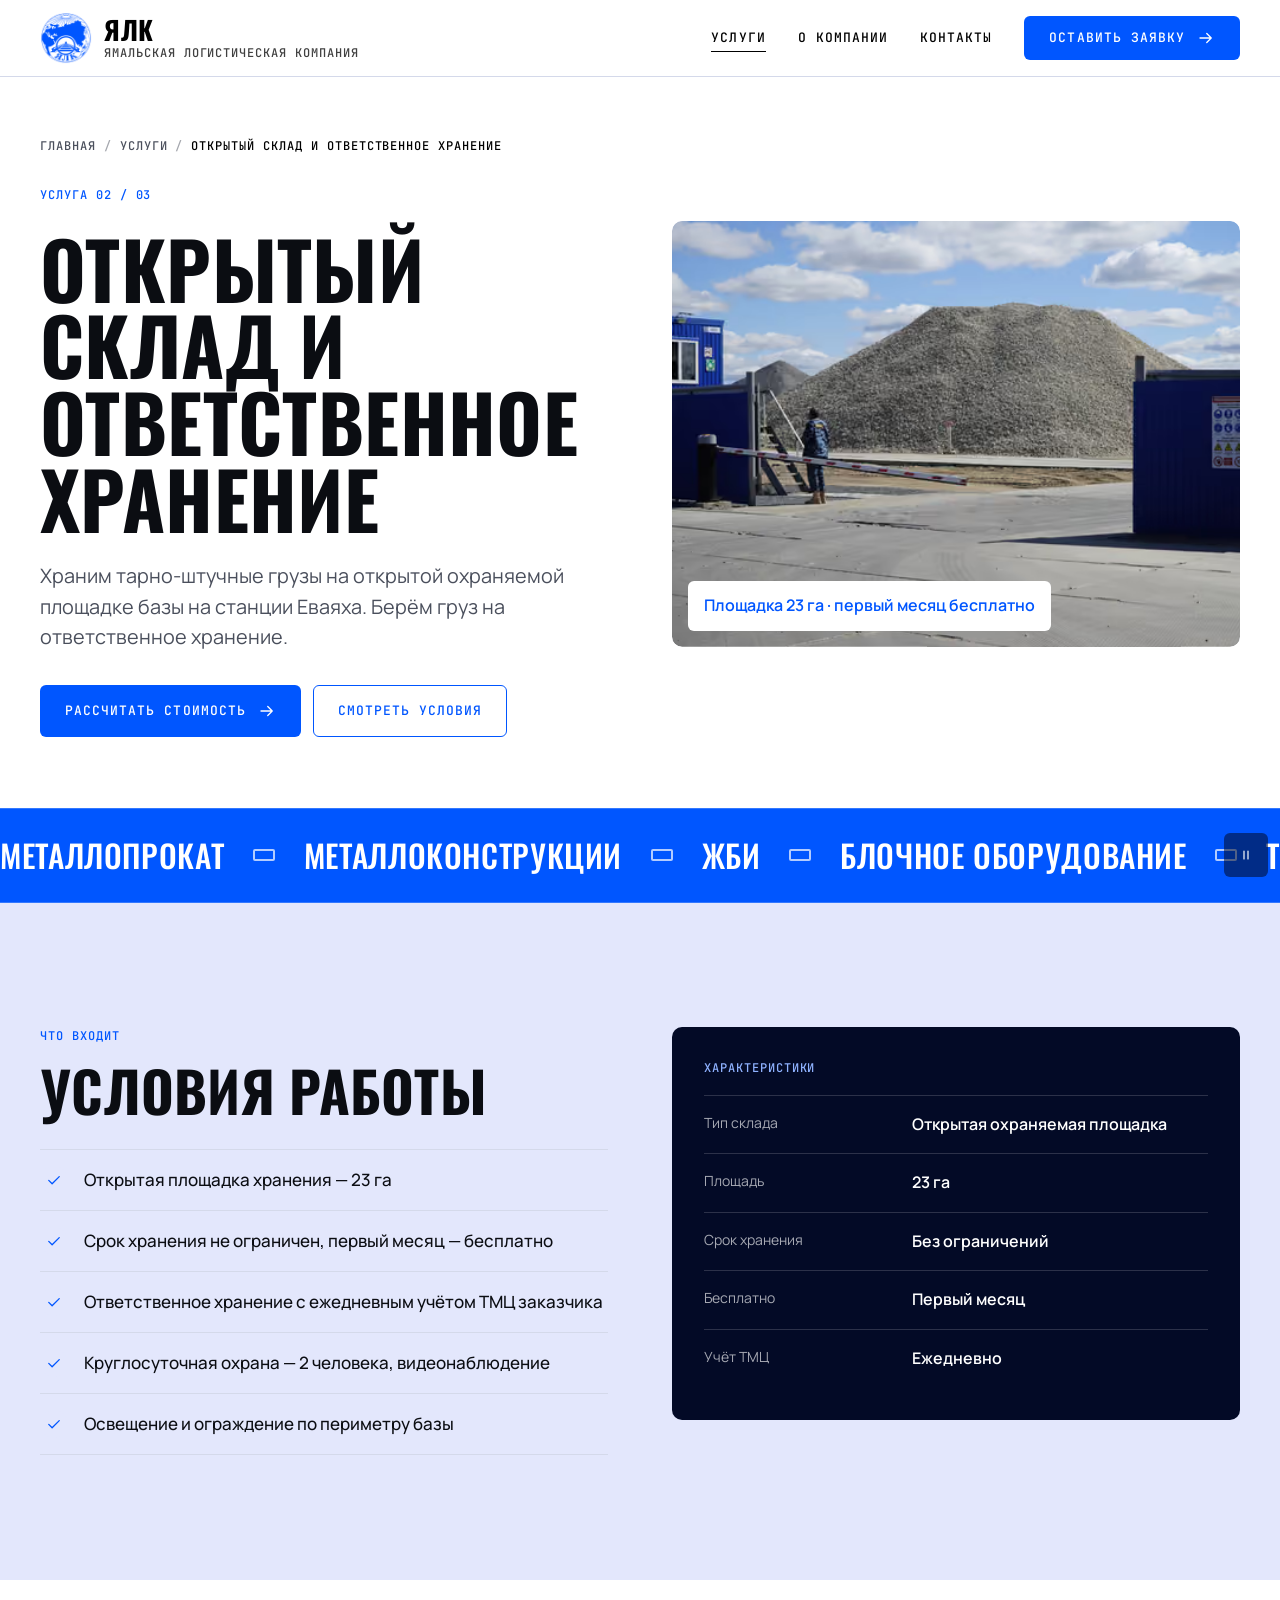
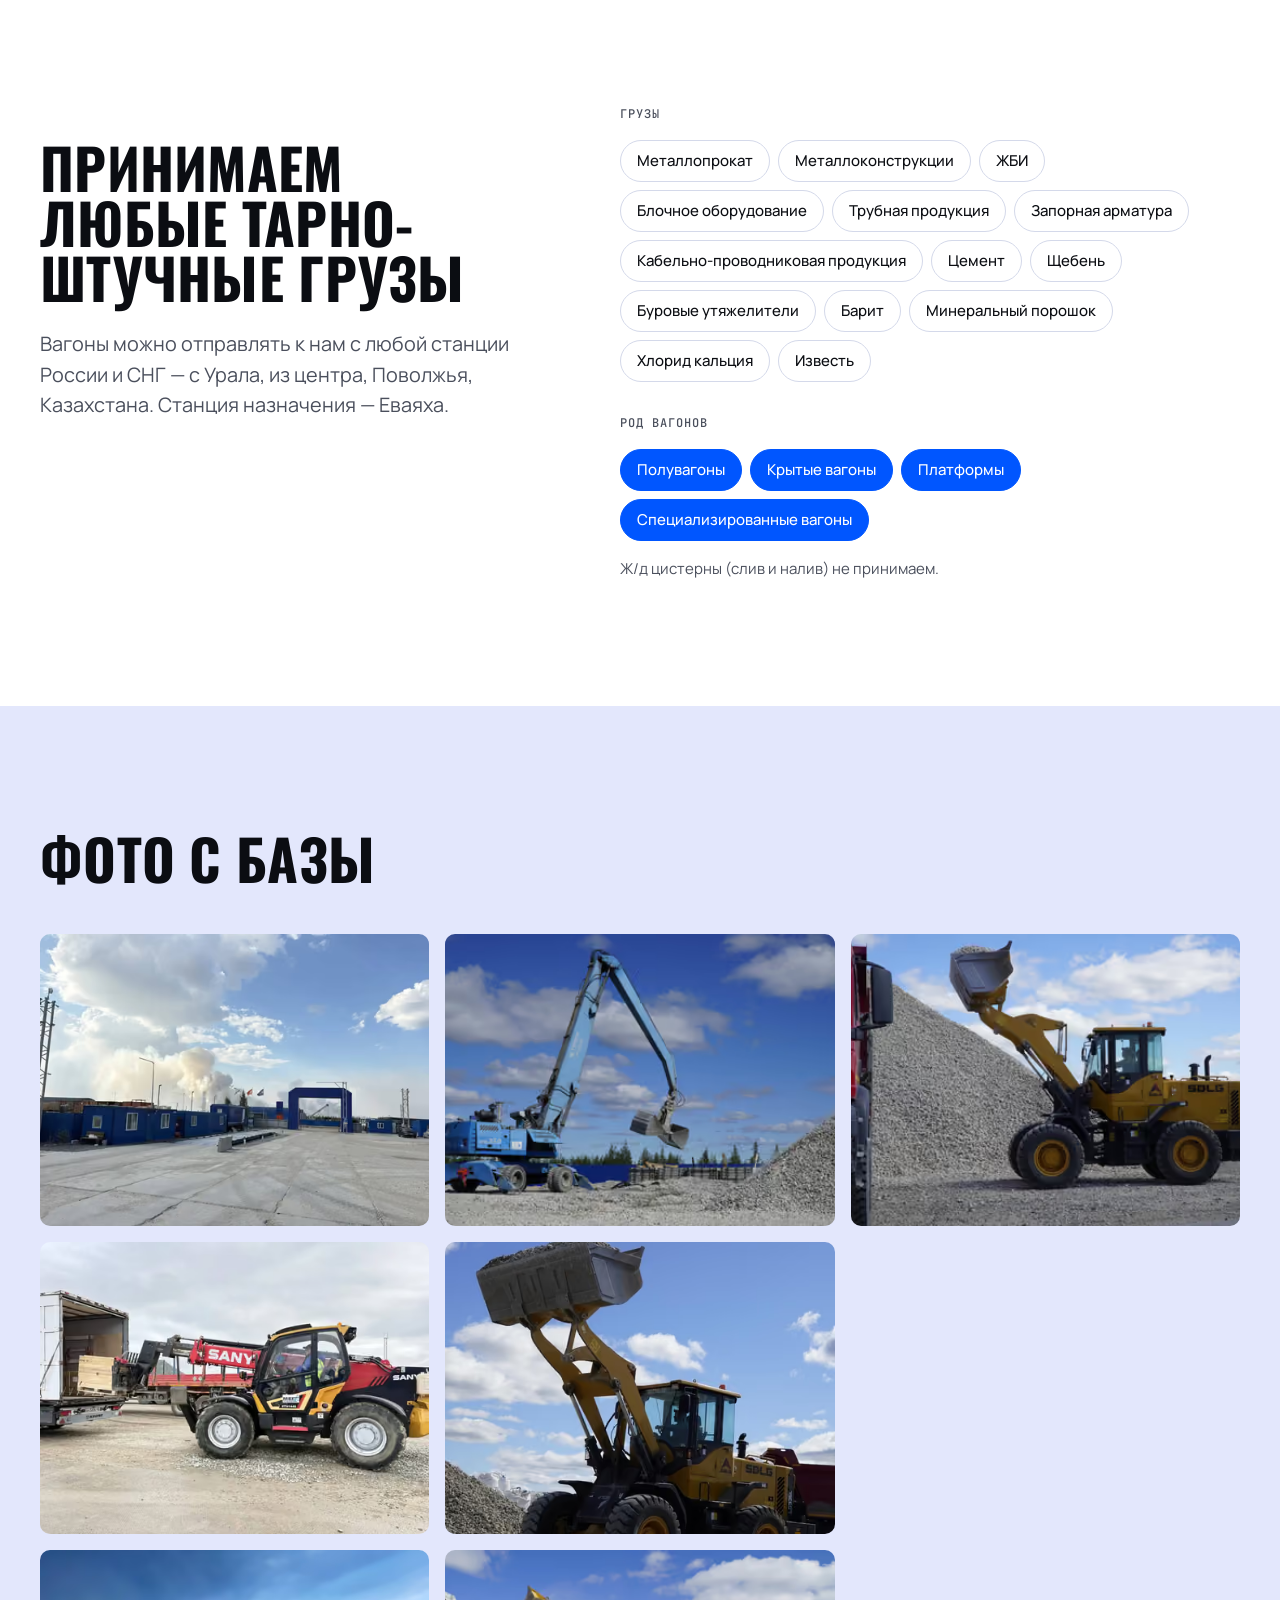
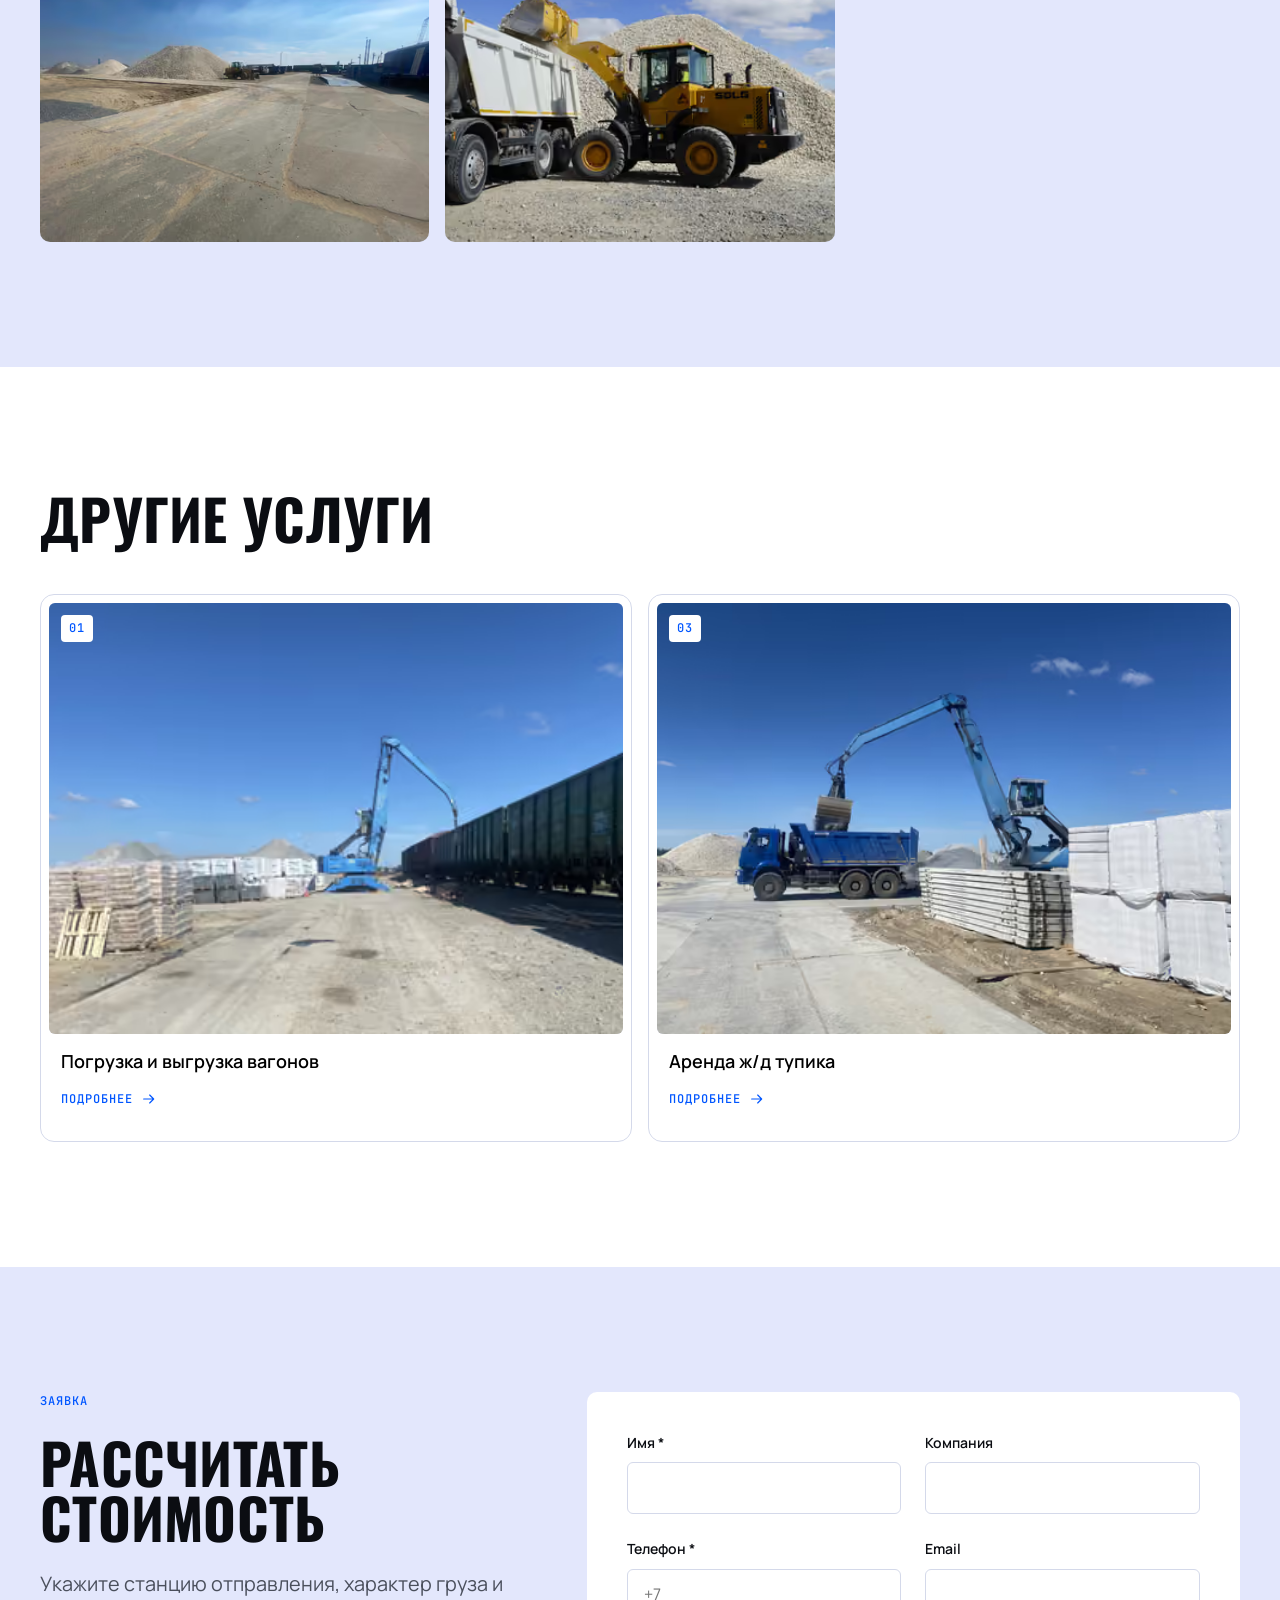
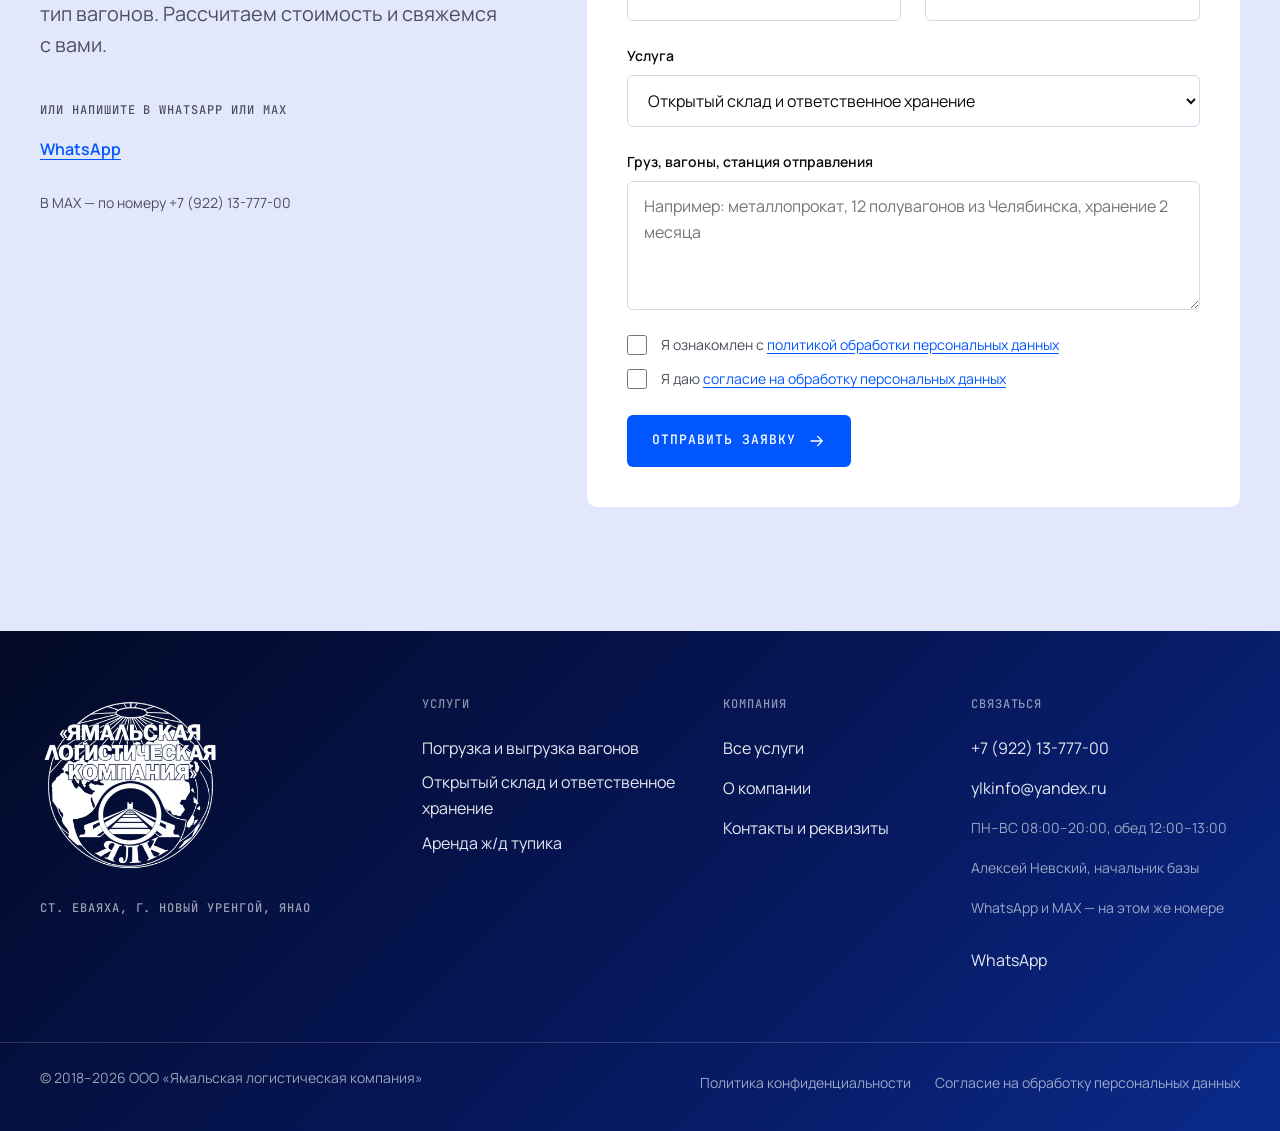
<file: uslugi/obrabotka-i-hranenie-gruzov/index.html>
<!DOCTYPE html><html lang="ru"><head><meta charset="utf-8"><meta name="robots" content="noindex, nofollow"><meta name="viewport" content="width=device-width, initial-scale=1, viewport-fit=cover"><title>Открытый склад и ответственное хранение в Новом Уренгое | ЯЛК</title><meta name="description" content="Открытая охраняемая площадка 23 га на станции Еваяха, Новый Уренгой: ответственное хранение, первый месяц бесплатно, охрана 24/7, ежедневный учёт ТМЦ."><meta name="theme-color" content="#ffffff"><meta name="format-detection" content="telephone=no"><link rel="icon" href="../../favicon.ico" sizes="48x48"><link rel="icon" href="../../favicon-32.png" type="image/png" sizes="32x32"><link rel="apple-touch-icon" href="../../apple-touch-icon.png"><link rel="manifest" href="../../manifest.webmanifest"><meta property="og:type" content="website"><meta property="og:locale" content="ru_RU"><meta property="og:site_name" content="ЯЛК — Ямальская логистическая компания"><meta property="og:title" content="Открытый склад и ответственное хранение в Новом Уренгое | ЯЛК"><meta property="og:description" content="Открытая охраняемая площадка 23 га на станции Еваяха, Новый Уренгой: ответственное хранение, первый месяц бесплатно, охрана 24/7, ежедневный учёт ТМЦ."><meta property="og:url" content="https://ylk-novyi-urengoi.ru/uslugi/obrabotka-i-hranenie-gruzov/"><meta property="og:image" content="https://ylk-novyi-urengoi.ru/og.jpg"><meta property="og:image:width" content="1200"><meta property="og:image:height" content="630"><meta name="twitter:card" content="summary_large_image"><script type="application/ld+json">{"@context":"https://schema.org","@type":"LocalBusiness","name":"ООО «Ямальская логистическая компания»","alternateName":"ЯЛК","url":"https://ylk-novyi-urengoi.ru/","logo":"https://ylk-novyi-urengoi.ru/icon-512.png","image":"https://ylk-novyi-urengoi.ru/og.jpg","description":"Погрузка и выгрузка ж/д вагонов, открытый склад и ответственное хранение грузов на станции Еваяха в Новом Уренгое.","areaServed":"Новый Уренгой, ЯНАО","foundingDate":"2018","taxID":"8904087948","identifier":"1188901005050","openingHours":"Mo-Su 08:00-20:00","address":{"@type":"PostalAddress","streetAddress":"Северная магистраль, 4/1","addressLocality":"Новый Уренгой","addressRegion":"ЯНАО","addressCountry":"RU"},"telephone":"+7 (922) 13-777-00","email":"ylkinfo@yandex.ru","makesOffer":[{"@type":"Offer","itemOffered":{"@type":"Service","name":"Погрузка и выгрузка вагонов"}},{"@type":"Offer","itemOffered":{"@type":"Service","name":"Открытый склад и ответственное хранение"}},{"@type":"Offer","itemOffered":{"@type":"Service","name":"Аренда ж/д тупика"}}]}</script><script>document.documentElement.classList.add('js');</script><link rel="stylesheet" href="../../_astro/Base.DZZUJ-su.css"><style>.ph[data-astro-cid-75ysl5lo]{padding-top:calc(var(--header-h) + clamp(2rem, 1rem + 3vw, 4rem));padding-bottom:clamp(3rem,2rem + 3vw,5rem)}.ph__grid[data-astro-cid-75ysl5lo]{gap:var(--s-7);display:grid}@media (width>=960px){.ph__grid[data-astro-cid-75ysl5lo][data-has-image]{gap:var(--s-8);grid-template-columns:minmax(0,1fr) minmax(0,1fr);align-items:center}}.ph__text[data-astro-cid-75ysl5lo]{gap:var(--s-5);align-content:start;display:grid}.ph__crumbs[data-astro-cid-75ysl5lo] ol[data-astro-cid-75ysl5lo]{gap:var(--s-2);color:var(--c-muted);flex-wrap:wrap;display:flex}.ph__crumbs[data-astro-cid-75ysl5lo] li[data-astro-cid-75ysl5lo]+li[data-astro-cid-75ysl5lo]:before{content:"/";margin-right:var(--s-2);opacity:.5}.ph__crumbs[data-astro-cid-75ysl5lo] a[data-astro-cid-75ysl5lo]{align-items:center;min-height:32px;display:inline-flex}@media (hover:hover){.ph__crumbs[data-astro-cid-75ysl5lo] a[data-astro-cid-75ysl5lo]:hover{color:var(--c-blue)}}.ph__crumbs[data-astro-cid-75ysl5lo] [data-astro-cid-75ysl5lo][aria-current]{min-height:32px;color:var(--c-ink);align-items:center;display:inline-flex}.ph__eyebrow[data-astro-cid-75ysl5lo]{color:var(--c-blue)}.ph__title[data-astro-cid-75ysl5lo]{max-width:14ch}.ph__actions[data-astro-cid-75ysl5lo]:empty{display:none}.ph__actions[data-astro-cid-75ysl5lo]{gap:var(--s-3);margin-top:var(--s-2);flex-wrap:wrap;display:flex}.ph__media[data-astro-cid-75ysl5lo]{aspect-ratio:4/3;border-radius:var(--radius-lg);background:var(--c-lavender);position:relative;overflow:hidden}.ph__media[data-astro-cid-75ysl5lo] img{object-fit:cover;width:100%;height:100%}.ph__fact[data-astro-cid-75ysl5lo]{left:var(--s-4);bottom:var(--s-4);max-width:calc(100% - 2 * var(--s-4));padding:var(--s-3) var(--s-4);border-radius:var(--radius);background:var(--c-white);color:var(--c-blue);font-weight:600;position:absolute}@media (prefers-reduced-motion:no-preference){.ph__text[data-astro-cid-75ysl5lo]>[data-astro-cid-75ysl5lo],.ph__aside[data-astro-cid-75ysl5lo],.ph__media[data-astro-cid-75ysl5lo]{animation:ph-rise .9s var(--ease-out) both}.ph__text[data-astro-cid-75ysl5lo]>[data-astro-cid-75ysl5lo]:nth-child(2){animation-delay:80ms}.ph__text[data-astro-cid-75ysl5lo]>[data-astro-cid-75ysl5lo]:nth-child(3){animation-delay:.16s}.ph__text[data-astro-cid-75ysl5lo]>[data-astro-cid-75ysl5lo]:nth-child(4){animation-delay:.24s}.ph__text[data-astro-cid-75ysl5lo]>[data-astro-cid-75ysl5lo]:nth-child(5){animation-delay:.32s}.ph__aside[data-astro-cid-75ysl5lo]{animation-delay:.24s}.ph__media[data-astro-cid-75ysl5lo]{animation-name:ph-reveal;animation-duration:1.1s;animation-delay:.2s}}@keyframes ph-rise{0%{opacity:0;transform:translateY(24px)}}@keyframes ph-reveal{0%{clip-path:inset(100% 0 0 0 round var(--radius-lg))}to{clip-path:inset(0 0 0 0 round var(--radius-lg))}}
.details__grid[data-astro-cid-iixkoppx]{gap:var(--s-7);display:grid}@media (width>=960px){.details__grid[data-astro-cid-iixkoppx][data-has-specs]{gap:var(--s-8);grid-template-columns:minmax(0,1fr) minmax(0,1fr);align-items:start}}.details__eyebrow[data-astro-cid-iixkoppx]{margin-bottom:var(--s-4);color:var(--c-blue)}.points[data-astro-cid-iixkoppx]{margin-top:var(--s-6);border-top:1px solid var(--c-line);display:grid}.points__item[data-astro-cid-iixkoppx]{align-items:flex-start;gap:var(--s-4);padding-block:var(--s-4);border-bottom:1px solid var(--c-line);font-size:1.0625rem;font-weight:500;display:flex}.points__icon[data-astro-cid-iixkoppx]{background:var(--c-lavender);width:28px;height:28px;color:var(--c-blue);border-radius:50%;flex:none;place-items:center;display:grid}.specs[data-astro-cid-iixkoppx]{border-radius:var(--radius-lg);background:var(--c-midnight);color:var(--c-white);padding:clamp(1.25rem,1rem + 1.5vw,2rem)}.specs__title[data-astro-cid-iixkoppx]{margin-bottom:var(--s-4);color:var(--c-blue-soft)}.specs__row[data-astro-cid-iixkoppx]{gap:var(--s-1);padding-block:var(--s-4);border-top:1px solid var(--c-line-dark);display:grid}@media (width>=560px){.specs__row[data-astro-cid-iixkoppx]{gap:var(--s-4);grid-template-columns:12rem 1fr}}.specs__row[data-astro-cid-iixkoppx] dt[data-astro-cid-iixkoppx]{color:#ffffffa6;font-size:var(--t-small)}.specs__row[data-astro-cid-iixkoppx] dd[data-astro-cid-iixkoppx]{font-weight:600}.gallery__head[data-astro-cid-rj65ajc3]{margin-bottom:var(--s-7)}.gallery__grid[data-astro-cid-rj65ajc3]{columns:2;column-gap:var(--s-3)}@media (width>=900px){.gallery__grid[data-astro-cid-rj65ajc3][data-cols="3"]{columns:3}.gallery__grid[data-astro-cid-rj65ajc3]{column-gap:var(--s-4)}}.gallery__cell[data-astro-cid-rj65ajc3]{break-inside:avoid;margin-bottom:var(--s-3);aspect-ratio:4/3;border-radius:var(--radius-lg);background:var(--c-lavender);overflow:hidden}@media (width>=900px){.gallery__cell[data-astro-cid-rj65ajc3]{margin-bottom:var(--s-4)}}.gallery__cell--tall[data-astro-cid-rj65ajc3]{aspect-ratio:3/4}.gallery__btn[data-astro-cid-rj65ajc3]{cursor:zoom-in;background:0 0;border:0;width:100%;height:100%;padding:0;display:block}.gallery__btn[data-astro-cid-rj65ajc3] picture,.gallery__btn[data-astro-cid-rj65ajc3] img{object-fit:cover;width:100%;height:100%;transition:transform .9s var(--ease-out)}@media (hover:hover){.gallery__btn[data-astro-cid-rj65ajc3]:hover img{transform:scale(1.04)}}.lightbox[data-astro-cid-rj65ajc3]{width:100vw;max-width:none;height:100dvh;max-height:none;color:var(--c-white);background:#030a26f0;border:0;margin:0;padding:0}.lightbox[data-astro-cid-rj65ajc3][open]{place-items:center;display:grid}.lightbox[data-astro-cid-rj65ajc3]::backdrop{background:0 0}.lightbox__img[data-astro-cid-rj65ajc3]{border-radius:var(--radius);opacity:0;width:auto;max-width:min(92vw,1800px);height:auto;max-height:84dvh;transition:opacity .2s var(--ease)}.lightbox__img[data-astro-cid-rj65ajc3].is-loaded{opacity:1}.lightbox__count[data-astro-cid-rj65ajc3]{top:var(--s-5);left:var(--s-5);color:#ffffffbf;position:absolute}.lightbox__btn[data-astro-cid-rj65ajc3]{border-radius:var(--radius);width:52px;height:52px;color:var(--c-white);cursor:pointer;transition:background-color var(--d-fast) var(--ease);background:#030a2699;border:1px solid #ffffff59;place-items:center;font-size:1.25rem;display:grid;position:absolute}@media (hover:hover){.lightbox__btn[data-astro-cid-rj65ajc3]:hover{background:var(--c-blue);border-color:var(--c-blue)}}.lightbox__btn[data-astro-cid-rj65ajc3] .lightbox__flip{transform:scaleX(-1)}.lightbox__close[data-astro-cid-rj65ajc3]{top:var(--s-4);right:var(--s-4)}.lightbox__prev[data-astro-cid-rj65ajc3],.lightbox__next[data-astro-cid-rj65ajc3]{top:50%;translate:0 -50%}.lightbox__prev[data-astro-cid-rj65ajc3]{left:var(--s-4)}.lightbox__next[data-astro-cid-rj65ajc3]{right:var(--s-4)}@media (width<=640px){.lightbox__prev[data-astro-cid-rj65ajc3],.lightbox__next[data-astro-cid-rj65ajc3]{top:auto;bottom:calc(var(--s-5) + env(safe-area-inset-bottom));translate:none}}
.cargo__grid[data-astro-cid-ot654nju]{gap:var(--s-7);display:grid}@media (width>=900px){.cargo__grid[data-astro-cid-ot654nju]{gap:var(--s-8);grid-template-columns:minmax(0,1fr) minmax(0,1.2fr)}}.cargo__lead[data-astro-cid-ot654nju]{margin-top:var(--s-5)}.cargo__eyebrow[data-astro-cid-ot654nju]{margin-bottom:var(--s-4);color:var(--c-blue)}.cargo__lists[data-astro-cid-ot654nju]{gap:var(--s-6);display:grid}.cargo__label[data-astro-cid-ot654nju]{margin-bottom:var(--s-4);color:var(--c-muted)}.cargo__note[data-astro-cid-ot654nju]{margin-top:var(--s-4);color:var(--c-muted);font-size:.9375rem}.chips[data-astro-cid-ot654nju]{gap:var(--s-2);flex-wrap:wrap;display:flex}.chip[data-astro-cid-ot654nju]{padding:var(--s-2) var(--s-4);border:1px solid var(--c-line);background:var(--c-white);border-radius:999px;font-size:.9375rem;font-weight:500}.chip--solid[data-astro-cid-ot654nju]{background:var(--c-blue);border-color:var(--c-blue);color:var(--c-white)}
.fleet__grid[data-astro-cid-rm4dyk5j]{gap:var(--s-6) var(--s-3);grid-template-columns:repeat(2,minmax(0,1fr));display:grid}.fleet__card[data-astro-cid-rm4dyk5j]{min-width:0}.fleet__name[data-astro-cid-rm4dyk5j]{overflow-wrap:anywhere}@media (width>=560px){.fleet__grid[data-astro-cid-rm4dyk5j]{gap:var(--s-5) var(--s-4)}}@media (width<=559px){.fleet__count[data-astro-cid-rm4dyk5j]{font-size:2rem}.fleet__body[data-astro-cid-rm4dyk5j]{gap:var(--s-2);flex-direction:column}.fleet__name[data-astro-cid-rm4dyk5j]{font-size:.9375rem}.fleet__card--wide[data-astro-cid-rm4dyk5j]{grid-column:1/-1}.fleet__card--wide[data-astro-cid-rm4dyk5j] .fleet__photo[data-astro-cid-rm4dyk5j]{aspect-ratio:16/9}}@media (width>=1100px){.fleet__grid[data-astro-cid-rm4dyk5j]{grid-template-columns:repeat(4,minmax(0,1fr))}}.fleet__photo[data-astro-cid-rm4dyk5j]{aspect-ratio:4/3;border-radius:var(--radius-lg);background:var(--c-lavender);overflow:hidden}.fleet__photo[data-astro-cid-rm4dyk5j] img{object-fit:cover;width:100%;height:100%;transition:transform .9s var(--ease-out)}@media (hover:hover){.fleet__card[data-astro-cid-rm4dyk5j]:hover img{transform:scale(1.04)}}.fleet__body[data-astro-cid-rm4dyk5j]{align-items:flex-start;gap:var(--s-4);padding-top:var(--s-4);border-top:1px solid var(--c-line);margin-top:var(--s-4);display:flex}.fleet__count[data-astro-cid-rm4dyk5j]{font-family:var(--f-display);color:var(--c-blue);min-width:1.4ch;font-size:2.5rem;font-weight:700;line-height:.9}.fleet__name[data-astro-cid-rm4dyk5j]{font-size:1.0625rem;font-weight:600;line-height:1.3}.fleet__spec[data-astro-cid-rm4dyk5j]{margin-top:var(--s-1);color:var(--c-muted)}.fleet__extra[data-astro-cid-rm4dyk5j]{margin-top:var(--s-6)}.fleet__extra[data-astro-cid-rm4dyk5j] .fleet__body[data-astro-cid-rm4dyk5j]{margin-top:0}
.ship--lavender[data-astro-cid-k2ntihyf]{background:var(--c-lavender)}.ship--white[data-astro-cid-k2ntihyf] .ship__list[data-astro-cid-k2ntihyf]{border:1px solid var(--c-line)}.ship__grid[data-astro-cid-k2ntihyf]{gap:var(--s-6);display:grid}@media (width>=960px){.ship__grid[data-astro-cid-k2ntihyf]{gap:var(--s-8);grid-template-columns:minmax(0,.9fr) minmax(0,1.1fr);align-items:start}}.ship__eyebrow[data-astro-cid-k2ntihyf]{margin-bottom:var(--s-4);color:var(--c-blue)}.ship__lead[data-astro-cid-k2ntihyf]{margin-top:var(--s-5)}.ship__all[data-astro-cid-k2ntihyf]{align-items:center;gap:var(--s-3);min-height:48px;margin-top:var(--s-5);padding:0 var(--s-5);border:1.5px solid var(--c-blue);border-radius:var(--radius);color:var(--c-blue);cursor:pointer;transition:background-color var(--d-fast) var(--ease), color var(--d-fast) var(--ease);background:0 0;display:inline-flex}.ship__all[data-astro-cid-k2ntihyf].is-copied,.ship__all[data-astro-cid-k2ntihyf]:active{background:var(--c-blue);color:var(--c-white)}@media (hover:hover){.ship__all[data-astro-cid-k2ntihyf]:hover{background:var(--c-blue);color:var(--c-white)}}.ship__list[data-astro-cid-k2ntihyf]{background:var(--c-white);border-radius:var(--radius-lg);padding:var(--s-2) clamp(1rem, .5rem + 2vw, 2rem)}.ship__row[data-astro-cid-k2ntihyf]{gap:var(--s-1);padding-block:var(--s-4);border-bottom:1px solid var(--c-line);display:grid}.ship__row[data-astro-cid-k2ntihyf]:last-child{border-bottom:0}@media (width>=560px){.ship__row[data-astro-cid-k2ntihyf]{align-items:center;gap:var(--s-4);grid-template-columns:11rem 1fr}}.ship__row[data-astro-cid-k2ntihyf] dt[data-astro-cid-k2ntihyf]{color:var(--c-muted)}.ship__row[data-astro-cid-k2ntihyf] dd[data-astro-cid-k2ntihyf]{justify-content:space-between;align-items:center;gap:var(--s-3);display:flex}.ship__value[data-astro-cid-k2ntihyf]{font-family:var(--f-mono);color:var(--c-ink);font-size:1.0625rem;font-weight:500}.ship__copy[data-astro-cid-k2ntihyf]{border-radius:var(--radius);width:44px;height:44px;color:var(--c-muted);cursor:pointer;transition:color var(--d-fast) var(--ease), background-color var(--d-fast) var(--ease);background:0 0;border:0;flex:none;place-items:center;display:grid}@media (hover:hover){.ship__copy[data-astro-cid-k2ntihyf]:hover{color:var(--c-blue);background:var(--c-lavender)}}.ship__copy[data-astro-cid-k2ntihyf] .swap__on{color:var(--c-success)}
.lead-form__grid[data-astro-cid-sevzbneq]{gap:var(--s-7);display:grid}@media (width>=960px){.lead-form__grid[data-astro-cid-sevzbneq]{gap:var(--s-8);grid-template-columns:minmax(0,.85fr) minmax(0,1.15fr);align-items:start}}.lead-form__intro[data-astro-cid-sevzbneq]{gap:var(--s-5);display:grid}.lead-form__eyebrow[data-astro-cid-sevzbneq]{color:var(--c-blue)}.form__trap[data-astro-cid-sevzbneq]{width:1px;height:1px;position:absolute;left:-9999px;overflow:hidden}.lead-form__alt[data-astro-cid-sevzbneq]{gap:var(--s-2);margin-top:var(--s-4);color:var(--c-muted);display:grid}.lead-form__max[data-astro-cid-sevzbneq]{margin-top:var(--s-3);font-size:var(--t-small);color:var(--c-muted)}.lead-form__alt[data-astro-cid-sevzbneq] ul[data-astro-cid-sevzbneq]{gap:var(--s-5);display:flex}.lead-form__alt[data-astro-cid-sevzbneq] a[data-astro-cid-sevzbneq]{min-height:44px;color:var(--c-blue);text-underline-offset:4px;align-items:center;font-weight:600;text-decoration:underline;display:inline-flex}.form[data-astro-cid-sevzbneq]{gap:var(--s-5);background:var(--c-white);border-radius:var(--radius-lg);padding:clamp(1.25rem,1rem + 2vw,2.5rem);display:grid}.form__row[data-astro-cid-sevzbneq]{gap:var(--s-5);display:grid}@media (width>=640px){.form__row[data-astro-cid-sevzbneq]{grid-template-columns:1fr 1fr}}.field[data-astro-cid-sevzbneq]{gap:var(--s-2);display:grid}.field[data-astro-cid-sevzbneq] label[data-astro-cid-sevzbneq]{font-size:var(--t-small);font-weight:600}.field[data-astro-cid-sevzbneq] input[data-astro-cid-sevzbneq],.field[data-astro-cid-sevzbneq] select[data-astro-cid-sevzbneq],.field[data-astro-cid-sevzbneq] textarea[data-astro-cid-sevzbneq]{width:100%;min-height:52px;padding:var(--s-3) var(--s-4);border:1.5px solid var(--c-line);border-radius:var(--radius);background:var(--c-white);transition:border-color var(--d-fast) var(--ease);font-size:1rem}.field[data-astro-cid-sevzbneq] textarea[data-astro-cid-sevzbneq]{resize:vertical;min-height:120px}.field[data-astro-cid-sevzbneq] input[data-astro-cid-sevzbneq]:focus-visible,.field[data-astro-cid-sevzbneq] select[data-astro-cid-sevzbneq]:focus-visible,.field[data-astro-cid-sevzbneq] textarea[data-astro-cid-sevzbneq]:focus-visible{border-color:var(--c-blue);outline:none;box-shadow:0 0 0 3px #0056ff2e}.field[data-astro-cid-sevzbneq] [data-astro-cid-sevzbneq][aria-invalid=true]{border-color:var(--c-danger)}.field__err[data-astro-cid-sevzbneq]{font-size:var(--t-small);color:var(--c-danger)}.form__checks[data-astro-cid-sevzbneq]{gap:var(--s-3);display:grid}.check[data-astro-cid-sevzbneq]{gap:var(--s-3);font-size:var(--t-small);color:var(--c-muted);cursor:pointer;grid-template-columns:22px 1fr;align-items:start;display:grid}.check[data-astro-cid-sevzbneq] input[data-astro-cid-sevzbneq]{width:20px;height:20px;accent-color:var(--c-blue);margin:1px 0 0}.check[data-astro-cid-sevzbneq] a[data-astro-cid-sevzbneq]{color:var(--c-blue);text-underline-offset:3px;text-decoration:underline}.form__submit[data-astro-cid-sevzbneq]{align-items:center;gap:var(--s-4);flex-wrap:wrap;display:flex}.form__status[data-astro-cid-sevzbneq]{font-size:var(--t-small);color:var(--c-muted)}.form__status[data-astro-cid-sevzbneq][data-state=ok]{color:var(--c-success)}.form__status[data-astro-cid-sevzbneq][data-state=error]{color:var(--c-danger)}
</style><link rel="stylesheet" href="../../_astro/ServiceCards.DcDBab_k.css"><style>.ticker[data-astro-cid-u6vsyxkm]{background:var(--c-blue);color:var(--c-white);border-block:1px solid #fff3;align-items:center;display:flex;position:relative;overflow:hidden}.ticker__track[data-astro-cid-u6vsyxkm]{width:max-content;animation:60s linear infinite ticker;display:flex}.ticker__list[data-astro-cid-u6vsyxkm]{margin:0;padding:0;list-style:none;display:flex}.ticker__item[data-astro-cid-u6vsyxkm]{white-space:nowrap;font-family:var(--f-display);letter-spacing:.02em;text-transform:uppercase;align-items:center;padding-block:clamp(.9rem,.7rem + .8vw,1.4rem);font-size:clamp(1.25rem,1rem + 1.2vw,2rem);font-weight:500;display:flex}.ticker__sep[data-astro-cid-u6vsyxkm]{border:2px solid #ffffffb3;border-radius:2px;width:22px;height:12px;margin-inline:clamp(1.25rem,1rem + 1vw,2rem)}.ticker[data-astro-cid-u6vsyxkm][data-paused] .ticker__track[data-astro-cid-u6vsyxkm],.ticker[data-astro-cid-u6vsyxkm][data-offscreen] .ticker__track[data-astro-cid-u6vsyxkm]{animation-play-state:paused}.ticker__toggle[data-astro-cid-u6vsyxkm]{right:var(--s-3);border-radius:var(--radius);width:44px;height:44px;color:var(--c-white);cursor:pointer;background:#030a268c;border:0;place-items:center;display:grid;position:absolute}@media (hover:hover) and (pointer:fine){.ticker[data-astro-cid-u6vsyxkm]:hover .ticker__track[data-astro-cid-u6vsyxkm]{animation-play-state:paused}}@keyframes ticker{to{transform:translate(-50%)}}@media (prefers-reduced-motion:reduce){.ticker__track[data-astro-cid-u6vsyxkm]{animation:none}.ticker__toggle[data-astro-cid-u6vsyxkm]{display:none}}
</style></head><body><a class="skip-link" href="#main">Перейти к содержанию</a><header class="header" data-header data-astro-cid-nen7h5rs><div class="container header__bar" data-astro-cid-nen7h5rs><a class="brand" href="../../" aria-label="ООО «Ямальская логистическая компания» — на главную" data-astro-cid-nen7h5rs><span class="brand__mark" data-astro-cid-nen7h5rs><img src="../../_astro/yalc-header-white-2000.Bx3GIMK3_1RJU2K.webp" alt loading="eager" data-astro-cid-nen7h5rs="true" decoding="async" width="112" height="112" class="brand__logo brand__logo--white"><img src="../../_astro/yalc-header-blue-2000.CWZy5vtB_1dJcQ1.webp" alt loading="eager" data-astro-cid-nen7h5rs="true" decoding="async" width="112" height="112" class="brand__logo brand__logo--blue"></span><span class="brand__text" data-astro-cid-nen7h5rs><span class="brand__name" data-astro-cid-nen7h5rs>ЯЛК</span><span class="brand__sub" data-astro-cid-nen7h5rs>Ямальская логистическая компания</span></span></a><nav class="nav" aria-label="Основное меню" data-astro-cid-nen7h5rs><ul role="list" class="nav__list" data-astro-cid-nen7h5rs><li data-astro-cid-nen7h5rs><a href="../../uslugi/" class="nav__link" aria-current="page" data-astro-cid-nen7h5rs>Услуги</a></li><li data-astro-cid-nen7h5rs><a href="../../o-kompanii/" class="nav__link" data-astro-cid-nen7h5rs>О компании</a></li><li data-astro-cid-nen7h5rs><a href="../../kontakty/" class="nav__link" data-astro-cid-nen7h5rs>Контакты</a></li></ul><a href="#zayavka" data-astro-cid-nen7h5rs="true" data-astro-cid-ekguhzzh="true" class="btn btn--primary nav__cta"><span data-astro-cid-ekguhzzh>Оставить заявку</span><svg class="btn__arrow" width="18" height="18" viewBox="0 0 24 24" fill="none" stroke="currentColor" stroke-width="1.75" stroke-linecap="round" stroke-linejoin="round" aria-hidden="true" focusable="false"><path d="M4 12h15M13 6l6 6-6 6"/></svg></a></nav><button class="burger swap" type="button" aria-expanded="false" aria-controls="mobile-menu" data-burger data-astro-cid-nen7h5rs><span class="sr-only" data-astro-cid-nen7h5rs>Открыть меню</span><svg class="swap__off" width="26" height="26" viewBox="0 0 24 24" fill="none" stroke="currentColor" stroke-width="1.75" stroke-linecap="round" stroke-linejoin="round" aria-hidden="true" focusable="false"><path d="M3 7h18M3 12h18M3 17h18"/></svg><svg class="swap__on" width="26" height="26" viewBox="0 0 24 24" fill="none" stroke="currentColor" stroke-width="1.75" stroke-linecap="round" stroke-linejoin="round" aria-hidden="true" focusable="false"><path d="M6 6l12 12M18 6L6 18"/></svg></button></div><div class="mobile" id="mobile-menu" hidden data-mobile data-astro-cid-nen7h5rs><div class="container mobile__inner" data-astro-cid-nen7h5rs><p class="mono mobile__label mobile__item" style="--m:0" data-astro-cid-nen7h5rs>Услуги</p><ul role="list" class="mobile__services" data-astro-cid-nen7h5rs><li class="mobile__item" style="--m:1" data-astro-cid-nen7h5rs><a href="../../uslugi/priem-i-razgruzka-vagonov/" data-astro-cid-nen7h5rs>Погрузка и выгрузка вагонов</a></li><li class="mobile__item" style="--m:2" data-astro-cid-nen7h5rs><a href="../../uslugi/obrabotka-i-hranenie-gruzov/" data-astro-cid-nen7h5rs>Открытый склад и ответственное хранение</a></li><li class="mobile__item" style="--m:3" data-astro-cid-nen7h5rs><a href="../../uslugi/arenda-zhd-tupika/" data-astro-cid-nen7h5rs>Аренда ж/д тупика</a></li></ul><ul role="list" class="mobile__nav" data-astro-cid-nen7h5rs><li class="mobile__item" style="--m:4" data-astro-cid-nen7h5rs><a href="../../uslugi/" data-astro-cid-nen7h5rs>Услуги</a></li><li class="mobile__item" style="--m:5" data-astro-cid-nen7h5rs><a href="../../o-kompanii/" data-astro-cid-nen7h5rs>О компании</a></li><li class="mobile__item" style="--m:6" data-astro-cid-nen7h5rs><a href="../../kontakty/" data-astro-cid-nen7h5rs>Контакты</a></li></ul><div class="mobile__item" style="--m:7" data-astro-cid-nen7h5rs><a href="#zayavka" data-close-menu="true" data-astro-cid-nen7h5rs="true" data-astro-cid-ekguhzzh="true" class="btn btn--primary mobile__cta"><span data-astro-cid-ekguhzzh>Оставить заявку</span><svg class="btn__arrow" width="18" height="18" viewBox="0 0 24 24" fill="none" stroke="currentColor" stroke-width="1.75" stroke-linecap="round" stroke-linejoin="round" aria-hidden="true" focusable="false"><path d="M4 12h15M13 6l6 6-6 6"/></svg></a></div></div></div></header><script type="module">var e=document.querySelector(`[data-header]`),t=e.querySelector(`[data-burger]`),n=e.querySelector(`[data-mobile]`),r=()=>e.classList.toggle(`is-scrolled`,window.scrollY>24);r(),window.addEventListener(`scroll`,r,{passive:!0});var i=r=>{t.setAttribute(`aria-expanded`,String(r)),t.toggleAttribute(`data-on`,r),t.querySelector(`.sr-only`).textContent=r?`Закрыть меню`:`Открыть меню`,n.hidden=!r,e.classList.toggle(`is-open`,r),document.documentElement.style.overflow=r?`hidden`:``,document.querySelectorAll(`main, footer, .skip-link`).forEach(e=>e.inert=r)};t.addEventListener(`click`,()=>i(t.getAttribute(`aria-expanded`)!==`true`)),n.addEventListener(`click`,e=>{e.target.closest(`a`)&&i(!1)}),document.addEventListener(`keydown`,n=>{n.key===`Escape`&&e.classList.contains(`is-open`)&&(i(!1),t.focus())}),window.matchMedia(`(min-width: 960px)`).addEventListener(`change`,e=>e.matches&&i(!1));</script><main id="main"><section class="ph" aria-labelledby="page-title" data-astro-cid-75ysl5lo><div class="container ph__grid" data-has-image data-astro-cid-75ysl5lo><div class="ph__text" data-astro-cid-75ysl5lo><nav aria-label="Навигационная цепочка" class="ph__crumbs mono" data-astro-cid-75ysl5lo><ol role="list" data-astro-cid-75ysl5lo><li data-astro-cid-75ysl5lo><a href="../../" data-astro-cid-75ysl5lo>Главная</a></li><li data-astro-cid-75ysl5lo><a href="../../uslugi/" data-astro-cid-75ysl5lo>Услуги</a></li><li data-astro-cid-75ysl5lo><span aria-current="page" data-astro-cid-75ysl5lo>Открытый склад и ответственное хранение</span></li></ol></nav><p class="mono ph__eyebrow" data-astro-cid-75ysl5lo>Услуга 02 / 03</p><h1 id="page-title" class="display h1 ph__title" data-astro-cid-75ysl5lo>Открытый склад и ответственное хранение</h1><p class="lead ph__lead" data-astro-cid-75ysl5lo>Храним тарно-штучные грузы на открытой охраняемой площадке базы на станции Еваяха. Берём груз на ответственное хранение.</p><div class="ph__actions" data-astro-cid-75ysl5lo><a href="#zayavka" data-astro-cid-ekguhzzh="true" class="btn btn--primary"><span data-astro-cid-ekguhzzh>Рассчитать стоимость</span><svg class="btn__arrow" width="18" height="18" viewBox="0 0 24 24" fill="none" stroke="currentColor" stroke-width="1.75" stroke-linecap="round" stroke-linejoin="round" aria-hidden="true" focusable="false"><path d="M4 12h15M13 6l6 6-6 6"/></svg></a><a href="#details-title" data-astro-cid-ekguhzzh="true" class="btn btn--outline"><span data-astro-cid-ekguhzzh>Смотреть условия</span></a></div></div><div class="ph__media" data-astro-cid-75ysl5lo><picture data-astro-cid-75ysl5lo="true"><source srcset="../../_astro/kpp-baza.lhIILOvp_Z102IlR.avif 640w, ../../_astro/kpp-baza.lhIILOvp_9w8Xs.avif 960w, ../../_astro/kpp-baza.lhIILOvp_Z20LL2U.avif 1400w" type="image/avif" sizes="(min-width: 960px) 50vw, 100vw"><source srcset="../../_astro/kpp-baza.lhIILOvp_jlgf2.webp 640w, ../../_astro/kpp-baza.lhIILOvp_1sU8zm.webp 960w, ../../_astro/kpp-baza.lhIILOvp_Z1Pb7Pr.webp 1400w" type="image/webp" sizes="(min-width: 960px) 50vw, 100vw"><img src="../../_astro/kpp-baza.lhIILOvp_2rpoA3.jpg" srcset="../../_astro/kpp-baza.lhIILOvp_Z2vEbbH.jpg 640w, ../../_astro/kpp-baza.lhIILOvp_Z1m5iQn.jpg 960w, ../../_astro/kpp-baza.lhIILOvp_1Lawiv.jpg 1400w" alt="Въезд на охраняемую базу, КПП и шлагбаум" sizes="(min-width: 960px) 50vw, 100vw" loading="eager" fetchpriority="high" data-astro-cid-75ysl5lo="true" decoding="async" width="2800" height="1575"></picture><p class="ph__fact" data-astro-cid-75ysl5lo>Площадка 23 га · первый месяц бесплатно</p></div></div></section><script type="application/ld+json">{"@context":"https://schema.org","@type":"BreadcrumbList","itemListElement":[{"@type":"ListItem","position":1,"name":"Главная","item":"https://ylk-novyi-urengoi.ru/"},{"@type":"ListItem","position":2,"name":"Услуги","item":"https://ylk-novyi-urengoi.ru/uslugi/"},{"@type":"ListItem","position":3,"name":"Открытый склад и ответственное хранение"}]}</script><section class="ticker" aria-label="Какие грузы и вагоны принимаем" data-ticker data-astro-cid-u6vsyxkm><p class="sr-only" data-astro-cid-u6vsyxkm>Принимаем: Металлопрокат, Металлоконструкции, ЖБИ, Блочное оборудование, Трубная продукция, Запорная арматура, Кабельно-проводниковая продукция, Цемент, Щебень, Буровые утяжелители, Барит, Минеральный порошок, Хлорид кальция, Известь, Полувагоны, Крытые вагоны, Платформы, Специализированные вагоны.</p><div class="ticker__track" aria-hidden="true" data-astro-cid-u6vsyxkm><ul class="ticker__list" data-astro-cid-u6vsyxkm><li class="ticker__item" data-astro-cid-u6vsyxkm><span data-astro-cid-u6vsyxkm>Металлопрокат</span><span class="ticker__sep" data-astro-cid-u6vsyxkm></span></li><li class="ticker__item" data-astro-cid-u6vsyxkm><span data-astro-cid-u6vsyxkm>Металлоконструкции</span><span class="ticker__sep" data-astro-cid-u6vsyxkm></span></li><li class="ticker__item" data-astro-cid-u6vsyxkm><span data-astro-cid-u6vsyxkm>ЖБИ</span><span class="ticker__sep" data-astro-cid-u6vsyxkm></span></li><li class="ticker__item" data-astro-cid-u6vsyxkm><span data-astro-cid-u6vsyxkm>Блочное оборудование</span><span class="ticker__sep" data-astro-cid-u6vsyxkm></span></li><li class="ticker__item" data-astro-cid-u6vsyxkm><span data-astro-cid-u6vsyxkm>Трубная продукция</span><span class="ticker__sep" data-astro-cid-u6vsyxkm></span></li><li class="ticker__item" data-astro-cid-u6vsyxkm><span data-astro-cid-u6vsyxkm>Запорная арматура</span><span class="ticker__sep" data-astro-cid-u6vsyxkm></span></li><li class="ticker__item" data-astro-cid-u6vsyxkm><span data-astro-cid-u6vsyxkm>Кабельно-проводниковая продукция</span><span class="ticker__sep" data-astro-cid-u6vsyxkm></span></li><li class="ticker__item" data-astro-cid-u6vsyxkm><span data-astro-cid-u6vsyxkm>Цемент</span><span class="ticker__sep" data-astro-cid-u6vsyxkm></span></li><li class="ticker__item" data-astro-cid-u6vsyxkm><span data-astro-cid-u6vsyxkm>Щебень</span><span class="ticker__sep" data-astro-cid-u6vsyxkm></span></li><li class="ticker__item" data-astro-cid-u6vsyxkm><span data-astro-cid-u6vsyxkm>Буровые утяжелители</span><span class="ticker__sep" data-astro-cid-u6vsyxkm></span></li><li class="ticker__item" data-astro-cid-u6vsyxkm><span data-astro-cid-u6vsyxkm>Барит</span><span class="ticker__sep" data-astro-cid-u6vsyxkm></span></li><li class="ticker__item" data-astro-cid-u6vsyxkm><span data-astro-cid-u6vsyxkm>Минеральный порошок</span><span class="ticker__sep" data-astro-cid-u6vsyxkm></span></li><li class="ticker__item" data-astro-cid-u6vsyxkm><span data-astro-cid-u6vsyxkm>Хлорид кальция</span><span class="ticker__sep" data-astro-cid-u6vsyxkm></span></li><li class="ticker__item" data-astro-cid-u6vsyxkm><span data-astro-cid-u6vsyxkm>Известь</span><span class="ticker__sep" data-astro-cid-u6vsyxkm></span></li><li class="ticker__item" data-astro-cid-u6vsyxkm><span data-astro-cid-u6vsyxkm>Полувагоны</span><span class="ticker__sep" data-astro-cid-u6vsyxkm></span></li><li class="ticker__item" data-astro-cid-u6vsyxkm><span data-astro-cid-u6vsyxkm>Крытые вагоны</span><span class="ticker__sep" data-astro-cid-u6vsyxkm></span></li><li class="ticker__item" data-astro-cid-u6vsyxkm><span data-astro-cid-u6vsyxkm>Платформы</span><span class="ticker__sep" data-astro-cid-u6vsyxkm></span></li><li class="ticker__item" data-astro-cid-u6vsyxkm><span data-astro-cid-u6vsyxkm>Специализированные вагоны</span><span class="ticker__sep" data-astro-cid-u6vsyxkm></span></li></ul><ul class="ticker__list" data-astro-cid-u6vsyxkm><li class="ticker__item" data-astro-cid-u6vsyxkm><span data-astro-cid-u6vsyxkm>Металлопрокат</span><span class="ticker__sep" data-astro-cid-u6vsyxkm></span></li><li class="ticker__item" data-astro-cid-u6vsyxkm><span data-astro-cid-u6vsyxkm>Металлоконструкции</span><span class="ticker__sep" data-astro-cid-u6vsyxkm></span></li><li class="ticker__item" data-astro-cid-u6vsyxkm><span data-astro-cid-u6vsyxkm>ЖБИ</span><span class="ticker__sep" data-astro-cid-u6vsyxkm></span></li><li class="ticker__item" data-astro-cid-u6vsyxkm><span data-astro-cid-u6vsyxkm>Блочное оборудование</span><span class="ticker__sep" data-astro-cid-u6vsyxkm></span></li><li class="ticker__item" data-astro-cid-u6vsyxkm><span data-astro-cid-u6vsyxkm>Трубная продукция</span><span class="ticker__sep" data-astro-cid-u6vsyxkm></span></li><li class="ticker__item" data-astro-cid-u6vsyxkm><span data-astro-cid-u6vsyxkm>Запорная арматура</span><span class="ticker__sep" data-astro-cid-u6vsyxkm></span></li><li class="ticker__item" data-astro-cid-u6vsyxkm><span data-astro-cid-u6vsyxkm>Кабельно-проводниковая продукция</span><span class="ticker__sep" data-astro-cid-u6vsyxkm></span></li><li class="ticker__item" data-astro-cid-u6vsyxkm><span data-astro-cid-u6vsyxkm>Цемент</span><span class="ticker__sep" data-astro-cid-u6vsyxkm></span></li><li class="ticker__item" data-astro-cid-u6vsyxkm><span data-astro-cid-u6vsyxkm>Щебень</span><span class="ticker__sep" data-astro-cid-u6vsyxkm></span></li><li class="ticker__item" data-astro-cid-u6vsyxkm><span data-astro-cid-u6vsyxkm>Буровые утяжелители</span><span class="ticker__sep" data-astro-cid-u6vsyxkm></span></li><li class="ticker__item" data-astro-cid-u6vsyxkm><span data-astro-cid-u6vsyxkm>Барит</span><span class="ticker__sep" data-astro-cid-u6vsyxkm></span></li><li class="ticker__item" data-astro-cid-u6vsyxkm><span data-astro-cid-u6vsyxkm>Минеральный порошок</span><span class="ticker__sep" data-astro-cid-u6vsyxkm></span></li><li class="ticker__item" data-astro-cid-u6vsyxkm><span data-astro-cid-u6vsyxkm>Хлорид кальция</span><span class="ticker__sep" data-astro-cid-u6vsyxkm></span></li><li class="ticker__item" data-astro-cid-u6vsyxkm><span data-astro-cid-u6vsyxkm>Известь</span><span class="ticker__sep" data-astro-cid-u6vsyxkm></span></li><li class="ticker__item" data-astro-cid-u6vsyxkm><span data-astro-cid-u6vsyxkm>Полувагоны</span><span class="ticker__sep" data-astro-cid-u6vsyxkm></span></li><li class="ticker__item" data-astro-cid-u6vsyxkm><span data-astro-cid-u6vsyxkm>Крытые вагоны</span><span class="ticker__sep" data-astro-cid-u6vsyxkm></span></li><li class="ticker__item" data-astro-cid-u6vsyxkm><span data-astro-cid-u6vsyxkm>Платформы</span><span class="ticker__sep" data-astro-cid-u6vsyxkm></span></li><li class="ticker__item" data-astro-cid-u6vsyxkm><span data-astro-cid-u6vsyxkm>Специализированные вагоны</span><span class="ticker__sep" data-astro-cid-u6vsyxkm></span></li></ul></div><button type="button" class="ticker__toggle swap" data-ticker-toggle aria-label="Остановить бегущую строку" data-astro-cid-u6vsyxkm><svg class="swap__off" width="16" height="16" viewBox="0 0 24 24" fill="none" stroke="currentColor" stroke-width="1.75" stroke-linecap="round" stroke-linejoin="round" aria-hidden="true" focusable="false"><path d="M9 6v12M15 6v12"/></svg><svg class="swap__on" width="16" height="16" viewBox="0 0 24 24" fill="none" stroke="currentColor" stroke-width="1.75" stroke-linecap="round" stroke-linejoin="round" aria-hidden="true" focusable="false"><path d="M8 5.5v13l10.5-6.5z"/></svg></button></section><script type="module">document.querySelectorAll(`[data-ticker]`).forEach(e=>{let t=e.querySelector(`[data-ticker-toggle]`);t.addEventListener(`click`,()=>{let n=e.toggleAttribute(`data-paused`);t.toggleAttribute(`data-on`,n),t.setAttribute(`aria-label`,n?`Запустить бегущую строку`:`Остановить бегущую строку`)}),new IntersectionObserver(([t])=>e.toggleAttribute(`data-offscreen`,!t.isIntersecting)).observe(e)});</script><section class="section details section--lavender" aria-labelledby="details-title" data-astro-cid-iixkoppx><div class="container details__grid" data-has-specs data-astro-cid-iixkoppx><div data-astro-cid-iixkoppx><p class="mono details__eyebrow" data-reveal data-astro-cid-iixkoppx>Что входит</p><h2 id="details-title" class="display h2" data-reveal style="--i:1" data-astro-cid-iixkoppx>Условия работы</h2><ul role="list" class="points" data-astro-cid-iixkoppx><li class="points__item" data-reveal style="--i:0" data-astro-cid-iixkoppx><span class="points__icon" data-astro-cid-iixkoppx><svg width="18" height="18" viewBox="0 0 24 24" fill="none" stroke="currentColor" stroke-width="1.75" stroke-linecap="round" stroke-linejoin="round" aria-hidden="true" focusable="false"><path d="M5 12.5l4.5 4.5L19 7.5"/></svg></span><span data-astro-cid-iixkoppx>Открытая площадка хранения — 23 га</span></li><li class="points__item" data-reveal style="--i:1" data-astro-cid-iixkoppx><span class="points__icon" data-astro-cid-iixkoppx><svg width="18" height="18" viewBox="0 0 24 24" fill="none" stroke="currentColor" stroke-width="1.75" stroke-linecap="round" stroke-linejoin="round" aria-hidden="true" focusable="false"><path d="M5 12.5l4.5 4.5L19 7.5"/></svg></span><span data-astro-cid-iixkoppx>Срок хранения не ограничен, первый месяц — бесплатно</span></li><li class="points__item" data-reveal style="--i:2" data-astro-cid-iixkoppx><span class="points__icon" data-astro-cid-iixkoppx><svg width="18" height="18" viewBox="0 0 24 24" fill="none" stroke="currentColor" stroke-width="1.75" stroke-linecap="round" stroke-linejoin="round" aria-hidden="true" focusable="false"><path d="M5 12.5l4.5 4.5L19 7.5"/></svg></span><span data-astro-cid-iixkoppx>Ответственное хранение с ежедневным учётом ТМЦ заказчика</span></li><li class="points__item" data-reveal style="--i:3" data-astro-cid-iixkoppx><span class="points__icon" data-astro-cid-iixkoppx><svg width="18" height="18" viewBox="0 0 24 24" fill="none" stroke="currentColor" stroke-width="1.75" stroke-linecap="round" stroke-linejoin="round" aria-hidden="true" focusable="false"><path d="M5 12.5l4.5 4.5L19 7.5"/></svg></span><span data-astro-cid-iixkoppx>Круглосуточная охрана — 2 человека, видеонаблюдение</span></li><li class="points__item" data-reveal style="--i:4" data-astro-cid-iixkoppx><span class="points__icon" data-astro-cid-iixkoppx><svg width="18" height="18" viewBox="0 0 24 24" fill="none" stroke="currentColor" stroke-width="1.75" stroke-linecap="round" stroke-linejoin="round" aria-hidden="true" focusable="false"><path d="M5 12.5l4.5 4.5L19 7.5"/></svg></span><span data-astro-cid-iixkoppx>Освещение и ограждение по периметру базы</span></li></ul></div><div class="specs" data-reveal style="--i:1" data-astro-cid-iixkoppx><p class="mono specs__title" data-astro-cid-iixkoppx>Характеристики</p><dl data-astro-cid-iixkoppx><div class="specs__row" data-astro-cid-iixkoppx><dt data-astro-cid-iixkoppx>Тип склада</dt><dd data-astro-cid-iixkoppx>Открытая охраняемая площадка</dd></div><div class="specs__row" data-astro-cid-iixkoppx><dt data-astro-cid-iixkoppx>Площадь</dt><dd data-astro-cid-iixkoppx>23 га</dd></div><div class="specs__row" data-astro-cid-iixkoppx><dt data-astro-cid-iixkoppx>Срок хранения</dt><dd data-astro-cid-iixkoppx>Без ограничений</dd></div><div class="specs__row" data-astro-cid-iixkoppx><dt data-astro-cid-iixkoppx>Бесплатно</dt><dd data-astro-cid-iixkoppx>Первый месяц</dd></div><div class="specs__row" data-astro-cid-iixkoppx><dt data-astro-cid-iixkoppx>Учёт ТМЦ</dt><dd data-astro-cid-iixkoppx>Ежедневно</dd></div></dl></div></div></section><section class="section cargo section--white" aria-labelledby="cargo-title" data-astro-cid-ot654nju><div class="container cargo__grid" data-astro-cid-ot654nju><div data-astro-cid-ot654nju><p class="mono cargo__eyebrow" data-reveal data-astro-cid-ot654nju>Грузы и вагоны</p><h2 id="cargo-title" class="display h2" data-reveal style="--i:1" data-astro-cid-ot654nju>Принимаем любые тарно-штучные грузы</h2><p class="lead cargo__lead" data-reveal style="--i:2" data-astro-cid-ot654nju>Вагоны можно отправлять к нам с любой станции России и СНГ — с Урала, из центра, Поволжья, Казахстана. Станция назначения — Еваяха.</p></div><div class="cargo__lists" data-astro-cid-ot654nju><div data-reveal style="--i:1" data-astro-cid-ot654nju><h3 class="mono cargo__label" data-astro-cid-ot654nju>Грузы</h3><ul role="list" class="chips" data-astro-cid-ot654nju><li class="chip" data-astro-cid-ot654nju>Металлопрокат</li><li class="chip" data-astro-cid-ot654nju>Металлоконструкции</li><li class="chip" data-astro-cid-ot654nju>ЖБИ</li><li class="chip" data-astro-cid-ot654nju>Блочное оборудование</li><li class="chip" data-astro-cid-ot654nju>Трубная продукция</li><li class="chip" data-astro-cid-ot654nju>Запорная арматура</li><li class="chip" data-astro-cid-ot654nju>Кабельно-проводниковая продукция</li><li class="chip" data-astro-cid-ot654nju>Цемент</li><li class="chip" data-astro-cid-ot654nju>Щебень</li><li class="chip" data-astro-cid-ot654nju>Буровые утяжелители</li><li class="chip" data-astro-cid-ot654nju>Барит</li><li class="chip" data-astro-cid-ot654nju>Минеральный порошок</li><li class="chip" data-astro-cid-ot654nju>Хлорид кальция</li><li class="chip" data-astro-cid-ot654nju>Известь</li></ul></div><div data-reveal style="--i:2" data-astro-cid-ot654nju><h3 class="mono cargo__label" data-astro-cid-ot654nju>Род вагонов</h3><ul role="list" class="chips" data-astro-cid-ot654nju><li class="chip chip--solid" data-astro-cid-ot654nju>Полувагоны</li><li class="chip chip--solid" data-astro-cid-ot654nju>Крытые вагоны</li><li class="chip chip--solid" data-astro-cid-ot654nju>Платформы</li><li class="chip chip--solid" data-astro-cid-ot654nju>Специализированные вагоны</li></ul><p class="cargo__note" data-astro-cid-ot654nju>Ж/д цистерны (слив и налив) не принимаем.</p></div></div></div></section><section class="section gallery section--lavender" aria-labelledby="gallery-title" data-gallery data-astro-cid-rj65ajc3><div class="container" data-astro-cid-rj65ajc3><div class="gallery__head" data-astro-cid-rj65ajc3><h2 id="gallery-title" class="display h2" data-reveal style="--i:1" data-astro-cid-rj65ajc3>Фото с базы</h2></div><ul role="list" class="gallery__grid" data-cols="3" data-astro-cid-rj65ajc3><li class="gallery__cell" data-reveal style="--i:0" data-astro-cid-rj65ajc3><button type="button" class="gallery__btn" data-open="0" data-full="../../_astro/kpp-vesovaya-leto.DSmg5Y5N_ZiWOy0.webp" data-alt="Въезд на базу: бытовки, автомобильные весы и КПП" data-astro-cid-rj65ajc3><picture data-astro-cid-rj65ajc3="true"><source srcset="../../_astro/kpp-vesovaya-leto.DSmg5Y5N_Z2kS9YA.avif 480w, ../../_astro/kpp-vesovaya-leto.DSmg5Y5N_1kxLyN.avif 800w, ../../_astro/kpp-vesovaya-leto.DSmg5Y5N_wSaja.avif 1100w" type="image/avif" sizes="(min-width: 1100px) 33vw, (min-width: 640px) 50vw, 100vw"><source srcset="../../_astro/kpp-vesovaya-leto.DSmg5Y5N_ZDceuY.webp 480w, ../../_astro/kpp-vesovaya-leto.DSmg5Y5N_Z22WqKw.webp 800w, ../../_astro/kpp-vesovaya-leto.DSmg5Y5N_2ncqaC.webp 1100w" type="image/webp" sizes="(min-width: 1100px) 33vw, (min-width: 640px) 50vw, 100vw"><img src="../../_astro/kpp-vesovaya-leto.DSmg5Y5N_s3wND.jpg" srcset="../../_astro/kpp-vesovaya-leto.DSmg5Y5N_ZhEUuX.jpg 480w, ../../_astro/kpp-vesovaya-leto.DSmg5Y5N_Z1Gq7Kv.jpg 800w, ../../_astro/kpp-vesovaya-leto.DSmg5Y5N_Z1UXlgF.jpg 1100w" alt="Въезд на базу: бытовки, автомобильные весы и КПП" sizes="(min-width: 1100px) 33vw, (min-width: 640px) 50vw, 100vw" data-astro-cid-rj65ajc3="true" loading="lazy" decoding="async" width="1280" height="960"></picture><span class="sr-only" data-astro-cid-rj65ajc3>Открыть фото 1 из 7</span></button></li><li class="gallery__cell" data-reveal style="--i:1" data-astro-cid-rj65ajc3><button type="button" class="gallery__btn" data-open="1" data-full="../../_astro/teleskopicheskii-gruzit-furu.m5_1sCBc_prGyD.webp" data-alt="Телескопический погрузчик грузит ящик в фуру" data-astro-cid-rj65ajc3><picture data-astro-cid-rj65ajc3="true"><source srcset="../../_astro/teleskopicheskii-gruzit-furu.m5_1sCBc_2tbViv.avif 480w, ../../_astro/teleskopicheskii-gruzit-furu.m5_1sCBc_ZPYsXX.avif 800w, ../../_astro/teleskopicheskii-gruzit-furu.m5_1sCBc_ZQSkMa.avif 1100w" type="image/avif" sizes="(min-width: 1100px) 33vw, (min-width: 640px) 50vw, 100vw"><source srcset="../../_astro/teleskopicheskii-gruzit-furu.m5_1sCBc_Z2mmFD.webp 480w, ../../_astro/teleskopicheskii-gruzit-furu.m5_1sCBc_1HDlPO.webp 800w, ../../_astro/teleskopicheskii-gruzit-furu.m5_1sCBc_2rQjJd.webp 1100w" type="image/webp" sizes="(min-width: 1100px) 33vw, (min-width: 640px) 50vw, 100vw"><img src="../../_astro/teleskopicheskii-gruzit-furu.m5_1sCBc_Z1uvNOr.jpg" srcset="../../_astro/teleskopicheskii-gruzit-furu.m5_1sCBc_Z15aSU1.jpg 480w, ../../_astro/teleskopicheskii-gruzit-furu.m5_1sCBc_EOOBr.jpg 800w, ../../_astro/teleskopicheskii-gruzit-furu.m5_1sCBc_wRNl8.jpg 1100w" alt="Телескопический погрузчик грузит ящик в фуру" sizes="(min-width: 1100px) 33vw, (min-width: 640px) 50vw, 100vw" data-astro-cid-rj65ajc3="true" loading="lazy" decoding="async" width="1280" height="960"></picture><span class="sr-only" data-astro-cid-rj65ajc3>Открыть фото 2 из 7</span></button></li><li class="gallery__cell" data-reveal style="--i:2" data-astro-cid-rj65ajc3><button type="button" class="gallery__btn" data-open="2" data-full="../../_astro/ok-territoriya.B8Hx7DS7_Z2tEXn8.webp" data-alt="Территория базы и площадка хранения" data-astro-cid-rj65ajc3><picture data-astro-cid-rj65ajc3="true"><source srcset="../../_astro/ok-territoriya.B8Hx7DS7_Z1XBtKM.avif 480w, ../../_astro/ok-territoriya.B8Hx7DS7_24XbPG.avif 800w, ../../_astro/ok-territoriya.B8Hx7DS7_1WoSO9.avif 1100w" type="image/avif" sizes="(min-width: 1100px) 33vw, (min-width: 640px) 50vw, 100vw"><source srcset="../../_astro/ok-territoriya.B8Hx7DS7_Sr6mt.webp 480w, ../../_astro/ok-territoriya.B8Hx7DS7_Z8alOY.webp 800w, ../../_astro/ok-territoriya.B8Hx7DS7_ZBlkHx.webp 1100w" type="image/webp" sizes="(min-width: 1100px) 33vw, (min-width: 640px) 50vw, 100vw"><img src="../../_astro/ok-territoriya.B8Hx7DS7_Z288En7.jpg" srcset="../../_astro/ok-territoriya.B8Hx7DS7_Z17P7Xg.jpg 480w, ../../_astro/ok-territoriya.B8Hx7DS7_Z29rAaI.jpg 800w, ../../_astro/ok-territoriya.B8Hx7DS7_Z2eHSqc.jpg 1100w" alt="Территория базы и площадка хранения" sizes="(min-width: 1100px) 33vw, (min-width: 640px) 50vw, 100vw" data-astro-cid-rj65ajc3="true" loading="lazy" decoding="async" width="1680" height="1260"></picture><span class="sr-only" data-astro-cid-rj65ajc3>Открыть фото 3 из 7</span></button></li><li class="gallery__cell" data-reveal style="--i:0" data-astro-cid-rj65ajc3><button type="button" class="gallery__btn" data-open="3" data-full="../../_astro/fuchs-shcheben-2.W4wIEaJj_oAgrM.webp" data-alt="Перегружатель Fuchs на площадке со щебнем" data-astro-cid-rj65ajc3><picture data-astro-cid-rj65ajc3="true"><source srcset="../../_astro/fuchs-shcheben-2.W4wIEaJj_1e8Q61.avif 480w, ../../_astro/fuchs-shcheben-2.W4wIEaJj_1OOMen.avif 800w, ../../_astro/fuchs-shcheben-2.W4wIEaJj_Z1qgtjI.avif 1100w" type="image/avif" sizes="(min-width: 1100px) 33vw, (min-width: 640px) 50vw, 100vw"><source srcset="../../_astro/fuchs-shcheben-2.W4wIEaJj_Z29mmej.webp 480w, ../../_astro/fuchs-shcheben-2.W4wIEaJj_Z1xFq5W.webp 800w, ../../_astro/fuchs-shcheben-2.W4wIEaJj_p2LwJ.webp 1100w" type="image/webp" sizes="(min-width: 1100px) 33vw, (min-width: 640px) 50vw, 100vw"><img src="../../_astro/fuchs-shcheben-2.W4wIEaJj_Z16Tvg9.jpg" srcset="../../_astro/fuchs-shcheben-2.W4wIEaJj_Z1MP3ei.jpg 480w, ../../_astro/fuchs-shcheben-2.W4wIEaJj_Z1c975V.jpg 800w, ../../_astro/fuchs-shcheben-2.W4wIEaJj_1b48Tn.jpg 1100w" alt="Перегружатель Fuchs на площадке со щебнем" sizes="(min-width: 1100px) 33vw, (min-width: 640px) 50vw, 100vw" data-astro-cid-rj65ajc3="true" loading="lazy" decoding="async" width="2800" height="1575"></picture><span class="sr-only" data-astro-cid-rj65ajc3>Открыть фото 4 из 7</span></button></li><li class="gallery__cell" data-reveal style="--i:1" data-astro-cid-rj65ajc3><button type="button" class="gallery__btn" data-open="4" data-full="../../_astro/ok-pogruzchik-v.CNByQ42U_Z1DAnh3.webp" data-alt="Фронтальный погрузчик с поднятым ковшом" data-astro-cid-rj65ajc3><picture data-astro-cid-rj65ajc3="true"><source srcset="../../_astro/ok-pogruzchik-v.CNByQ42U_1ihrpu.avif 480w, ../../_astro/ok-pogruzchik-v.CNByQ42U_Z1ker9G.avif 800w, ../../_astro/ok-pogruzchik-v.CNByQ42U_U9QfD.avif 945w" type="image/avif" sizes="(min-width: 1100px) 33vw, (min-width: 640px) 50vw, 100vw"><source srcset="../../_astro/ok-pogruzchik-v.CNByQ42U_ZTQ6gb.webp 480w, ../../_astro/ok-pogruzchik-v.CNByQ42U_1bcs7y.webp 800w, ../../_astro/ok-pogruzchik-v.CNByQ42U_Z1DAnh3.webp 945w" type="image/webp" sizes="(min-width: 1100px) 33vw, (min-width: 640px) 50vw, 100vw"><img src="../../_astro/ok-pogruzchik-v.CNByQ42U_1NecOe.jpg" srcset="../../_astro/ok-pogruzchik-v.CNByQ42U_293Nd1.jpg 480w, ../../_astro/ok-pogruzchik-v.CNByQ42U_Zra5A6.jpg 800w, ../../_astro/ok-pogruzchik-v.CNByQ42U_1NecOe.jpg 945w" alt="Фронтальный погрузчик с поднятым ковшом" sizes="(min-width: 1100px) 33vw, (min-width: 640px) 50vw, 100vw" data-astro-cid-rj65ajc3="true" loading="lazy" decoding="async" width="945" height="1680"></picture><span class="sr-only" data-astro-cid-rj65ajc3>Открыть фото 5 из 7</span></button></li><li class="gallery__cell" data-reveal style="--i:2" data-astro-cid-rj65ajc3><button type="button" class="gallery__btn" data-open="5" data-full="../../_astro/pogruzchik-samosval.YVi_VpVl_ZBD9TV.webp" data-alt="Погрузчик грузит щебень в самосвал" data-astro-cid-rj65ajc3><picture data-astro-cid-rj65ajc3="true"><source srcset="../../_astro/pogruzchik-samosval.YVi_VpVl_Z1yplnu.avif 480w, ../../_astro/pogruzchik-samosval.YVi_VpVl_Z1AcUDa.avif 800w, ../../_astro/pogruzchik-samosval.YVi_VpVl_ZXyK60.avif 1100w" type="image/avif" sizes="(min-width: 1100px) 33vw, (min-width: 640px) 50vw, 100vw"><source srcset="../../_astro/pogruzchik-samosval.YVi_VpVl_Z1MgMNy.webp 480w, ../../_astro/pogruzchik-samosval.YVi_VpVl_Z1O4n4e.webp 800w, ../../_astro/pogruzchik-samosval.YVi_VpVl_29aAhP.webp 1100w" type="image/webp" sizes="(min-width: 1100px) 33vw, (min-width: 640px) 50vw, 100vw"><img src="../../_astro/pogruzchik-samosval.YVi_VpVl_Z1rOsKG.jpg" srcset="../../_astro/pogruzchik-samosval.YVi_VpVl_1DnF9m.jpg 480w, ../../_astro/pogruzchik-samosval.YVi_VpVl_1BA5SG.jpg 800w, ../../_astro/pogruzchik-samosval.YVi_VpVl_1Tyh2F.jpg 1100w" alt="Погрузчик грузит щебень в самосвал" sizes="(min-width: 1100px) 33vw, (min-width: 640px) 50vw, 100vw" data-astro-cid-rj65ajc3="true" loading="lazy" decoding="async" width="2800" height="1575"></picture><span class="sr-only" data-astro-cid-rj65ajc3>Открыть фото 6 из 7</span></button></li><li class="gallery__cell" data-reveal style="--i:0" data-astro-cid-rj65ajc3><button type="button" class="gallery__btn" data-open="6" data-full="../../_astro/ok-pogruzchik-man.CJlnCXl8_ZM7IuG.webp" data-alt="Погрузчик и самосвал MAN у горы щебня" data-astro-cid-rj65ajc3><picture data-astro-cid-rj65ajc3="true"><source srcset="../../_astro/ok-pogruzchik-man.CJlnCXl8_1PmkUP.avif 480w, ../../_astro/ok-pogruzchik-man.CJlnCXl8_2r3h4c.avif 800w, ../../_astro/ok-pogruzchik-man.CJlnCXl8_2dYf2S.avif 1100w" type="image/avif" sizes="(min-width: 1100px) 33vw, (min-width: 640px) 50vw, 100vw"><source srcset="../../_astro/ok-pogruzchik-man.CJlnCXl8_Z1x8Rou.webp 480w, ../../_astro/ok-pogruzchik-man.CJlnCXl8_ZVrVg8.webp 800w, ../../_astro/ok-pogruzchik-man.CJlnCXl8_Z10SCTA.webp 1100w" type="image/webp" sizes="(min-width: 1100px) 33vw, (min-width: 640px) 50vw, 100vw"><img src="../../_astro/ok-pogruzchik-man.CJlnCXl8_Z16m83.jpg" srcset="../../_astro/ok-pogruzchik-man.CJlnCXl8_Z1bByot.jpg 480w, ../../_astro/ok-pogruzchik-man.CJlnCXl8_ZzUCg7.jpg 800w, ../../_astro/ok-pogruzchik-man.CJlnCXl8_ZeRgwW.jpg 1100w" alt="Погрузчик и самосвал MAN у горы щебня" sizes="(min-width: 1100px) 33vw, (min-width: 640px) 50vw, 100vw" data-astro-cid-rj65ajc3="true" loading="lazy" decoding="async" width="1680" height="945"></picture><span class="sr-only" data-astro-cid-rj65ajc3>Открыть фото 7 из 7</span></button></li></ul></div><dialog class="lightbox" aria-label="Просмотр фото" data-lightbox data-astro-cid-rj65ajc3><img class="lightbox__img" alt="" data-lb-img data-astro-cid-rj65ajc3><p class="mono lightbox__count" data-lb-count data-astro-cid-rj65ajc3></p><button type="button" class="lightbox__btn lightbox__close" data-lb-close aria-label="Закрыть" data-astro-cid-rj65ajc3><svg width="22" height="22" viewBox="0 0 24 24" fill="none" stroke="currentColor" stroke-width="1.75" stroke-linecap="round" stroke-linejoin="round" aria-hidden="true" focusable="false"><path d="M6 6l12 12M18 6L6 18"/></svg></button><button type="button" class="lightbox__btn lightbox__prev" data-lb-prev aria-label="Предыдущее фото" data-astro-cid-rj65ajc3><svg class="lightbox__flip" width="22" height="22" viewBox="0 0 24 24" fill="none" stroke="currentColor" stroke-width="1.75" stroke-linecap="round" stroke-linejoin="round" aria-hidden="true" focusable="false"><path d="M4 12h15M13 6l6 6-6 6"/></svg></button><button type="button" class="lightbox__btn lightbox__next" data-lb-next aria-label="Следующее фото" data-astro-cid-rj65ajc3><svg width="22" height="22" viewBox="0 0 24 24" fill="none" stroke="currentColor" stroke-width="1.75" stroke-linecap="round" stroke-linejoin="round" aria-hidden="true" focusable="false"><path d="M4 12h15M13 6l6 6-6 6"/></svg></button></dialog></section><script type="module">document.querySelectorAll(`[data-gallery]`).forEach(e=>{let t=e.querySelector(`[data-lightbox]`),n=t.querySelector(`[data-lb-img]`),r=t.querySelector(`[data-lb-count]`),i=[...e.querySelectorAll(`[data-open]`)],a=0,o=null,s=e=>{new Image().src=i[(e+i.length)%i.length].dataset.full};n.addEventListener(`load`,()=>n.classList.add(`is-loaded`));let c=e=>{a=(e+i.length)%i.length;let o=i[a].dataset.full;n.dataset.cur!==o&&(n.classList.remove(`is-loaded`),n.removeAttribute(`src`),n.dataset.cur=o,n.src=o,n.complete&&n.naturalWidth&&n.classList.add(`is-loaded`)),t.setAttribute(`aria-label`,i[a].dataset.alt),r.textContent=`${a+1} / ${i.length}`,s(a+1),s(a-1)};i.forEach((e,n)=>e.addEventListener(`click`,()=>{o=e,c(n),t.showModal(),document.documentElement.style.overflow=`hidden`})),t.addEventListener(`close`,()=>{document.documentElement.style.overflow=``,o?.focus()}),t.querySelector(`[data-lb-close]`).addEventListener(`click`,()=>t.close()),t.querySelector(`[data-lb-prev]`).addEventListener(`click`,()=>c(a-1)),t.querySelector(`[data-lb-next]`).addEventListener(`click`,()=>c(a+1)),t.addEventListener(`click`,e=>{e.target===t&&t.close()}),t.addEventListener(`keydown`,e=>{e.key===`ArrowRight`&&c(a+1),e.key===`ArrowLeft`&&c(a-1)});let l=0;t.addEventListener(`touchstart`,e=>{l=e.touches[0].clientX},{passive:!0}),t.addEventListener(`touchend`,e=>{let t=e.changedTouches[0].clientX-l;Math.abs(t)>50&&c(a+(t<0?1:-1))})});</script><section class="section cards section--white" aria-labelledby="cards-title" data-astro-cid-rqcsfpnx><div class="container" data-astro-cid-rqcsfpnx><div class="cards__head" data-astro-cid-rqcsfpnx><h2 id="cards-title" class="display h2" data-reveal style="--i:1" data-astro-cid-rqcsfpnx>Другие услуги</h2></div><ul role="list" class="cards__grid" data-count="2" data-astro-cid-rqcsfpnx><li class="card" data-reveal style="--i:0" data-astro-cid-rqcsfpnx><a href="../../uslugi/priem-i-razgruzka-vagonov/" class="card__link" data-astro-cid-rqcsfpnx><div class="card__photo" data-astro-cid-rqcsfpnx><span class="mono card__num" aria-hidden="true" data-astro-cid-rqcsfpnx>01</span><picture data-astro-cid-rqcsfpnx="true"><source srcset="../../_astro/vagony-oblozhka.Bh1XJXcv_z2vto.avif 480w, ../../_astro/vagony-oblozhka.Bh1XJXcv_ZPQGIC.avif 800w" type="image/avif" sizes="(min-width: 1100px) 25vw, (min-width: 640px) 50vw, 100vw"><source srcset="../../_astro/vagony-oblozhka.Bh1XJXcv_Z1YHI3i.webp 480w, ../../_astro/vagony-oblozhka.Bh1XJXcv_1EzcxC.webp 800w" type="image/webp" sizes="(min-width: 1100px) 25vw, (min-width: 640px) 50vw, 100vw"><img src="../../_astro/vagony-oblozhka.Bh1XJXcv_Z1nLR4l.jpg" srcset="../../_astro/vagony-oblozhka.Bh1XJXcv_1s6R2Y.jpg 480w, ../../_astro/vagony-oblozhka.Bh1XJXcv_2cDOX.jpg 800w" alt sizes="(min-width: 1100px) 25vw, (min-width: 640px) 50vw, 100vw" data-astro-cid-rqcsfpnx="true" loading="lazy" decoding="async" width="2800" height="1575"></picture></div><div class="card__body" data-astro-cid-rqcsfpnx><h3 class="card__title" data-astro-cid-rqcsfpnx="true">Погрузка и выгрузка вагонов</h3><span class="mono card__more" data-astro-cid-rqcsfpnx>Подробнее <svg width="16" height="16" viewBox="0 0 24 24" fill="none" stroke="currentColor" stroke-width="1.75" stroke-linecap="round" stroke-linejoin="round" aria-hidden="true" focusable="false"><path d="M4 12h15M13 6l6 6-6 6"/></svg></span></div></a></li><li class="card" data-reveal style="--i:1" data-astro-cid-rqcsfpnx><a href="../../uslugi/arenda-zhd-tupika/" class="card__link" data-astro-cid-rqcsfpnx><div class="card__photo" data-astro-cid-rqcsfpnx><span class="mono card__num" aria-hidden="true" data-astro-cid-rqcsfpnx>03</span><picture data-astro-cid-rqcsfpnx="true"><source srcset="../../_astro/pogruzka-samosval.D1FpdOln_Z1QtPcu.avif 480w, ../../_astro/pogruzka-samosval.D1FpdOln_ZFdplo.avif 800w" type="image/avif" sizes="(min-width: 1100px) 25vw, (min-width: 640px) 50vw, 100vw"><source srcset="../../_astro/pogruzka-samosval.D1FpdOln_Z1azl2.webp 480w, ../../_astro/pogruzka-samosval.D1FpdOln_1a5Pv4.webp 800w" type="image/webp" sizes="(min-width: 1100px) 25vw, (min-width: 640px) 50vw, 100vw"><img src="../../_astro/pogruzka-samosval.D1FpdOln_22VABQ.jpg" srcset="../../_astro/pogruzka-samosval.D1FpdOln_JPM1B.jpg 480w, ../../_astro/pogruzka-samosval.D1FpdOln_1V7cRH.jpg 800w" alt sizes="(min-width: 1100px) 25vw, (min-width: 640px) 50vw, 100vw" data-astro-cid-rqcsfpnx="true" loading="lazy" decoding="async" width="2800" height="2100"></picture></div><div class="card__body" data-astro-cid-rqcsfpnx><h3 class="card__title" data-astro-cid-rqcsfpnx="true">Аренда ж/д тупика</h3><span class="mono card__more" data-astro-cid-rqcsfpnx>Подробнее <svg width="16" height="16" viewBox="0 0 24 24" fill="none" stroke="currentColor" stroke-width="1.75" stroke-linecap="round" stroke-linejoin="round" aria-hidden="true" focusable="false"><path d="M4 12h15M13 6l6 6-6 6"/></svg></span></div></a></li></ul></div></section><section class="section section--lavender lead-form" id="zayavka" aria-labelledby="form-title" data-astro-cid-sevzbneq><div class="container lead-form__grid" data-astro-cid-sevzbneq><div class="lead-form__intro" data-astro-cid-sevzbneq><p class="mono lead-form__eyebrow" data-reveal data-astro-cid-sevzbneq>Заявка</p><h2 id="form-title" class="display h2" data-reveal style="--i:1" data-astro-cid-sevzbneq>Рассчитать стоимость</h2><p class="lead" data-reveal style="--i:2" data-astro-cid-sevzbneq>Укажите станцию отправления, характер груза и тип вагонов. Рассчитаем стоимость и свяжемся с вами.</p><div class="lead-form__alt" data-reveal style="--i:3" data-astro-cid-sevzbneq><p class="mono" data-astro-cid-sevzbneq>Или напишите в WhatsApp или MAX</p><ul role="list" data-astro-cid-sevzbneq><li data-astro-cid-sevzbneq><a href="https://wa.me/79221377700" target="_blank" rel="noopener noreferrer" data-astro-cid-sevzbneq>WhatsApp</a></li></ul><p class="lead-form__max" data-astro-cid-sevzbneq>В MAX — по номеру +7 (922) 13-777-00</p></div></div><form class="form" novalidate data-form data-endpoint data-reveal style="--i:1" data-astro-cid-sevzbneq><div class="form__row" data-astro-cid-sevzbneq><div class="field" data-astro-cid-sevzbneq><label for="f-name" data-astro-cid-sevzbneq>Имя <span aria-hidden="true" data-astro-cid-sevzbneq>*</span></label><input id="f-name" name="name" type="text" autocomplete="name" required aria-describedby="f-name-err" data-astro-cid-sevzbneq><p class="field__err" id="f-name-err" hidden data-astro-cid-sevzbneq>Укажите имя.</p></div><div class="field" data-astro-cid-sevzbneq><label for="f-company" data-astro-cid-sevzbneq>Компания</label><input id="f-company" name="company" type="text" autocomplete="organization" data-astro-cid-sevzbneq></div></div><div class="form__row" data-astro-cid-sevzbneq><div class="field" data-astro-cid-sevzbneq><label for="f-phone" data-astro-cid-sevzbneq>Телефон <span aria-hidden="true" data-astro-cid-sevzbneq>*</span></label><input id="f-phone" name="phone" type="tel" inputmode="tel" autocomplete="tel" required placeholder="+7" aria-describedby="f-phone-err" data-astro-cid-sevzbneq><p class="field__err" id="f-phone-err" hidden data-astro-cid-sevzbneq>Укажите телефон в формате +7 и 10 цифр.</p></div><div class="field" data-astro-cid-sevzbneq><label for="f-email" data-astro-cid-sevzbneq>Email</label><input id="f-email" name="email" type="email" inputmode="email" autocomplete="email" aria-describedby="f-email-err" data-astro-cid-sevzbneq><p class="field__err" id="f-email-err" hidden data-astro-cid-sevzbneq>Проверьте адрес: в нём должны быть @ и домен.</p></div></div><div class="field" data-astro-cid-sevzbneq><label for="f-service" data-astro-cid-sevzbneq>Услуга</label><select id="f-service" name="service" data-astro-cid-sevzbneq><option value="" data-astro-cid-sevzbneq>Несколько услуг / не знаю</option><option value="Погрузка и выгрузка вагонов" data-astro-cid-sevzbneq>Погрузка и выгрузка вагонов</option><option value="Открытый склад и ответственное хранение" selected data-astro-cid-sevzbneq>Открытый склад и ответственное хранение</option><option value="Аренда ж/д тупика" data-astro-cid-sevzbneq>Аренда ж/д тупика</option></select></div><div class="field" data-astro-cid-sevzbneq><label for="f-msg" data-astro-cid-sevzbneq>Груз, вагоны, станция отправления</label><textarea id="f-msg" name="message" rows="4" placeholder="Например: металлопрокат, 12 полувагонов из Челябинска, хранение 2 месяца" data-astro-cid-sevzbneq></textarea></div><div class="form__checks" data-astro-cid-sevzbneq><label class="check" data-astro-cid-sevzbneq><input type="checkbox" name="policy" required aria-describedby="f-agree-err" data-astro-cid-sevzbneq><span data-astro-cid-sevzbneq>Я ознакомлен с <a href="../../politika-konfidencialnosti/" data-astro-cid-sevzbneq>политикой обработки персональных данных</a></span></label><label class="check" data-astro-cid-sevzbneq><input type="checkbox" name="consent" required aria-describedby="f-agree-err" data-astro-cid-sevzbneq><span data-astro-cid-sevzbneq>Я даю <a href="../../soglasie-na-obrabotku-pd/" data-astro-cid-sevzbneq>согласие на обработку персональных данных</a></span></label><p class="field__err" id="f-agree-err" hidden data-astro-cid-sevzbneq>Отметьте обе галочки, чтобы отправить заявку.</p></div><div class="form__trap" aria-hidden="true" data-astro-cid-sevzbneq><label for="f-website" data-astro-cid-sevzbneq>Сайт</label><input id="f-website" name="website" type="text" tabindex="-1" autocomplete="off" data-astro-cid-sevzbneq></div><div class="form__submit" data-astro-cid-sevzbneq><button type="submit" data-astro-cid-sevzbneq="true" data-astro-cid-ekguhzzh="true" class="btn btn--primary"><span data-astro-cid-ekguhzzh>Отправить заявку</span><svg class="btn__arrow" width="18" height="18" viewBox="0 0 24 24" fill="none" stroke="currentColor" stroke-width="1.75" stroke-linecap="round" stroke-linejoin="round" aria-hidden="true" focusable="false"><path d="M4 12h15M13 6l6 6-6 6"/></svg></button><p class="form__status" role="status" aria-live="polite" data-status data-astro-cid-sevzbneq></p></div></form></div></section><script type="module">var e=/^\+?7\d{10}$|^8\d{10}$/,t=/^[^\s@]+@[^\s@]+\.[^\s@]{2,}$/;function n(n){let r=n.querySelector(`[data-status]`),i=n.querySelector(`button[type="submit"]`),a=(e,t,r)=>{e.setAttribute(`aria-invalid`,String(r)),n.querySelector(`#${t}`).hidden=!r},o=()=>{let r=n.elements.namedItem(`name`),i=n.elements.namedItem(`phone`),o=n.elements.namedItem(`email`),s=n.elements.namedItem(`policy`),c=n.elements.namedItem(`consent`),l=i.value.replace(/[^\d+]/g,``),u=[[r,`f-name-err`,r.value.trim().length<2],[i,`f-phone-err`,!e.test(l)],[o,`f-email-err`,o.value.trim()!==``&&!t.test(o.value.trim())],[s,`f-agree-err`,!s.checked||!c.checked]];u.forEach(([e,t,n])=>a(e,t,n));let d=u.find(([,,e])=>e);return d?.[0].focus(),!d};n.addEventListener(`input`,e=>{let t=e.target;if(t.getAttribute(`aria-invalid`)===`true`){t.setAttribute(`aria-invalid`,`false`);let e=t.getAttribute(`aria-describedby`);e&&(n.querySelector(`#${e}`).hidden=!0)}}),n.addEventListener(`submit`,async e=>{if(e.preventDefault(),r.textContent=``,r.removeAttribute(`data-state`),!o())return;let t=n.dataset.endpoint;if(!t){r.dataset.state=`error`,r.textContent=`Отправка заявок пока не подключена. Позвоните нам или напишите в мессенджер.`;return}i.disabled=!0,r.textContent=`Отправляем…`;try{let e=new FormData(n);e.set(`page`,location.href);let i=await fetch(t,{method:`POST`,body:e,headers:{Accept:`application/json`}});if(!i.ok){let e=await i.json().then(e=>e.message).catch(()=>``);throw Error(e)}n.reset(),r.dataset.state=`ok`,r.textContent=`Заявка отправлена. Мы свяжемся с вами в рабочее время.`}catch(e){r.dataset.state=`error`,r.textContent=e.message||`Не удалось отправить заявку. Проверьте интернет и попробуйте ещё раз.`}finally{i.disabled=!1}})}document.querySelectorAll(`[data-form]`).forEach(n);</script></main><footer class="footer on-dark" data-astro-cid-jo6i4kqk><div class="container footer__grid" data-astro-cid-jo6i4kqk><div class="footer__brand" data-astro-cid-jo6i4kqk><img src="../../_astro/yalc-footer-white-2000.Dki2anyq_ayEoa.webp" alt="ООО «Ямальская логистическая компания»" data-astro-cid-jo6i4kqk="true" loading="lazy" decoding="async" width="320" height="320" class="footer__logo"><p class="footer__station mono" data-astro-cid-jo6i4kqk>ст. Еваяха, г. Новый Уренгой, ЯНАО</p></div><nav class="footer__col" aria-label="Услуги" data-astro-cid-jo6i4kqk><p class="mono footer__title" data-astro-cid-jo6i4kqk>Услуги</p><ul role="list" data-astro-cid-jo6i4kqk><li data-astro-cid-jo6i4kqk><a href="../../uslugi/priem-i-razgruzka-vagonov/" data-astro-cid-jo6i4kqk>Погрузка и выгрузка вагонов</a></li><li data-astro-cid-jo6i4kqk><a href="../../uslugi/obrabotka-i-hranenie-gruzov/" data-astro-cid-jo6i4kqk>Открытый склад и ответственное хранение</a></li><li data-astro-cid-jo6i4kqk><a href="../../uslugi/arenda-zhd-tupika/" data-astro-cid-jo6i4kqk>Аренда ж/д тупика</a></li></ul></nav><nav class="footer__col" aria-label="Компания" data-astro-cid-jo6i4kqk><p class="mono footer__title" data-astro-cid-jo6i4kqk>Компания</p><ul role="list" data-astro-cid-jo6i4kqk><li data-astro-cid-jo6i4kqk><a href="../../uslugi/" data-astro-cid-jo6i4kqk>Все услуги</a></li><li data-astro-cid-jo6i4kqk><a href="../../o-kompanii/" data-astro-cid-jo6i4kqk>О компании</a></li><li data-astro-cid-jo6i4kqk><a href="../../kontakty/" data-astro-cid-jo6i4kqk>Контакты и реквизиты</a></li></ul></nav><div class="footer__col" data-astro-cid-jo6i4kqk><p class="mono footer__title" data-astro-cid-jo6i4kqk>Связаться</p><ul role="list" data-astro-cid-jo6i4kqk><li data-astro-cid-jo6i4kqk><a href="tel:+79221377700" data-astro-cid-jo6i4kqk>+7 (922) 13-777-00</a></li><li data-astro-cid-jo6i4kqk><a href="mailto:ylkinfo@yandex.ru" data-astro-cid-jo6i4kqk>ylkinfo@yandex.ru</a></li><li class="footer__muted" data-astro-cid-jo6i4kqk>ПН–ВС 08:00–20:00, обед 12:00–13:00</li><li class="footer__muted" data-astro-cid-jo6i4kqk>Алексей Невский, начальник базы</li><li class="footer__muted" data-astro-cid-jo6i4kqk>WhatsApp и MAX — на этом же номере</li></ul><ul role="list" class="footer__socials" data-astro-cid-jo6i4kqk><li data-astro-cid-jo6i4kqk><a href="https://wa.me/79221377700" target="_blank" rel="noopener noreferrer" data-astro-cid-jo6i4kqk>WhatsApp</a></li></ul></div></div><div class="container footer__bottom" data-astro-cid-jo6i4kqk><p data-astro-cid-jo6i4kqk>© 2018–2026 ООО «Ямальская логистическая компания»</p><ul role="list" class="footer__legal" data-astro-cid-jo6i4kqk><li data-astro-cid-jo6i4kqk><a href="../../politika-konfidencialnosti/" data-astro-cid-jo6i4kqk>Политика конфиденциальности</a></li><li data-astro-cid-jo6i4kqk><a href="../../soglasie-na-obrabotku-pd/" data-astro-cid-jo6i4kqk>Согласие на обработку персональных данных</a></li></ul></div></footer><script type="module">var e=document.querySelectorAll(`[data-reveal]`);if(`IntersectionObserver`in window){let t=new IntersectionObserver(e=>{for(let n of e)n.isIntersecting&&(n.target.classList.add(`is-in`),t.unobserve(n.target))},{rootMargin:`0px 0px -8% 0px`,threshold:.12});e.forEach(e=>t.observe(e))}else e.forEach(e=>e.classList.add(`is-in`));</script></body></html>
</file>
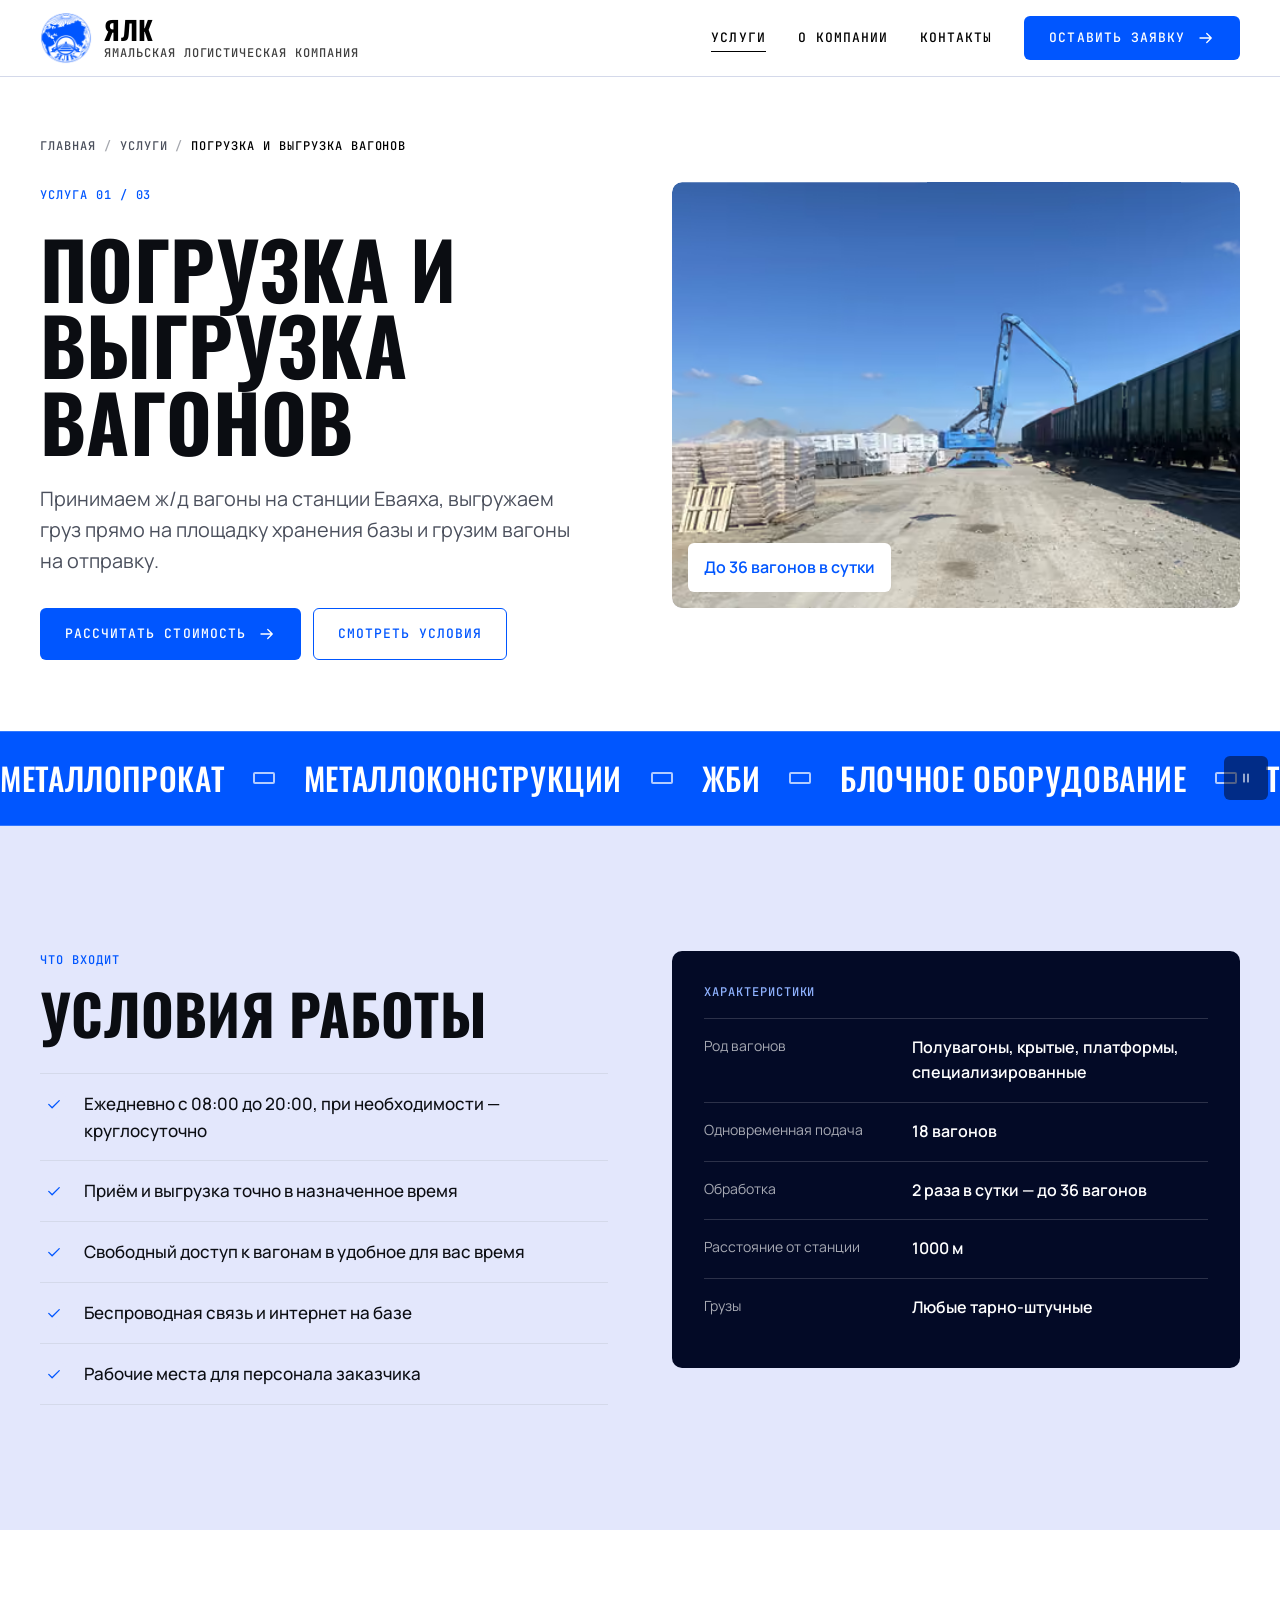
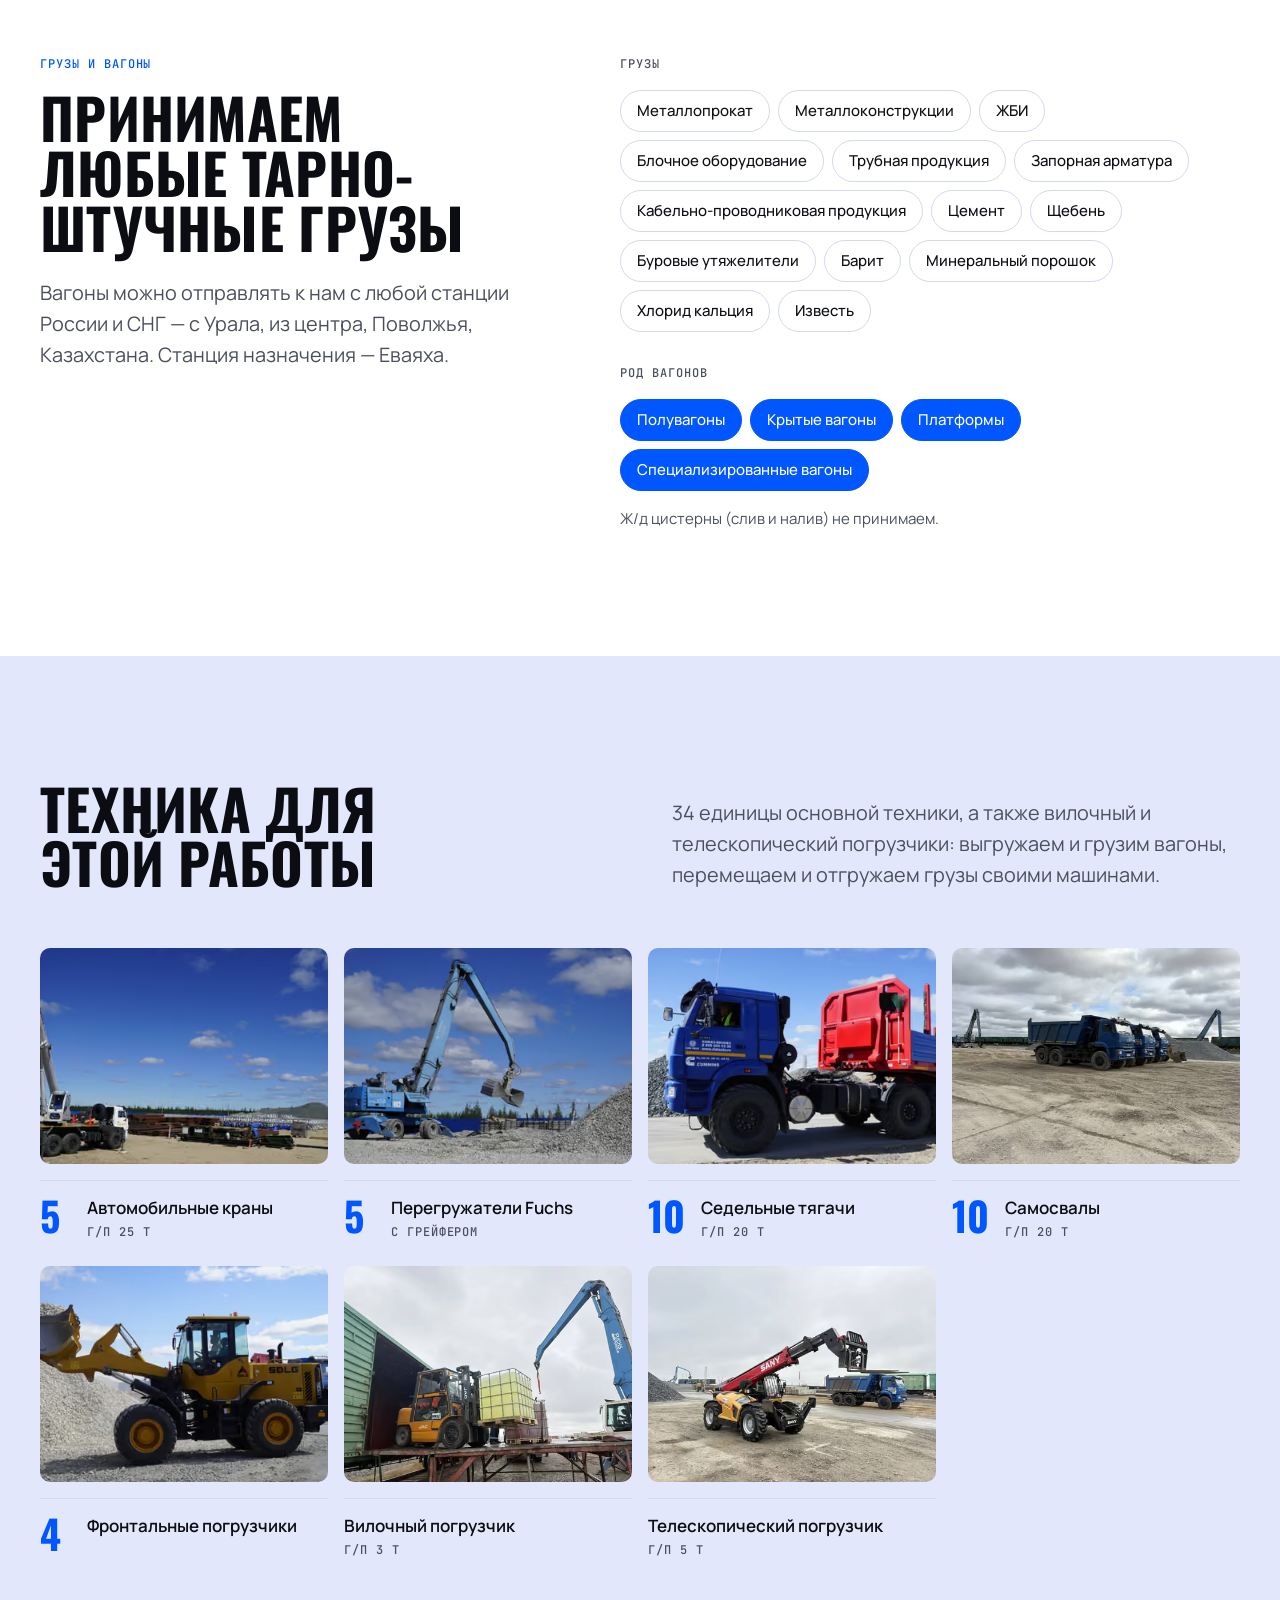
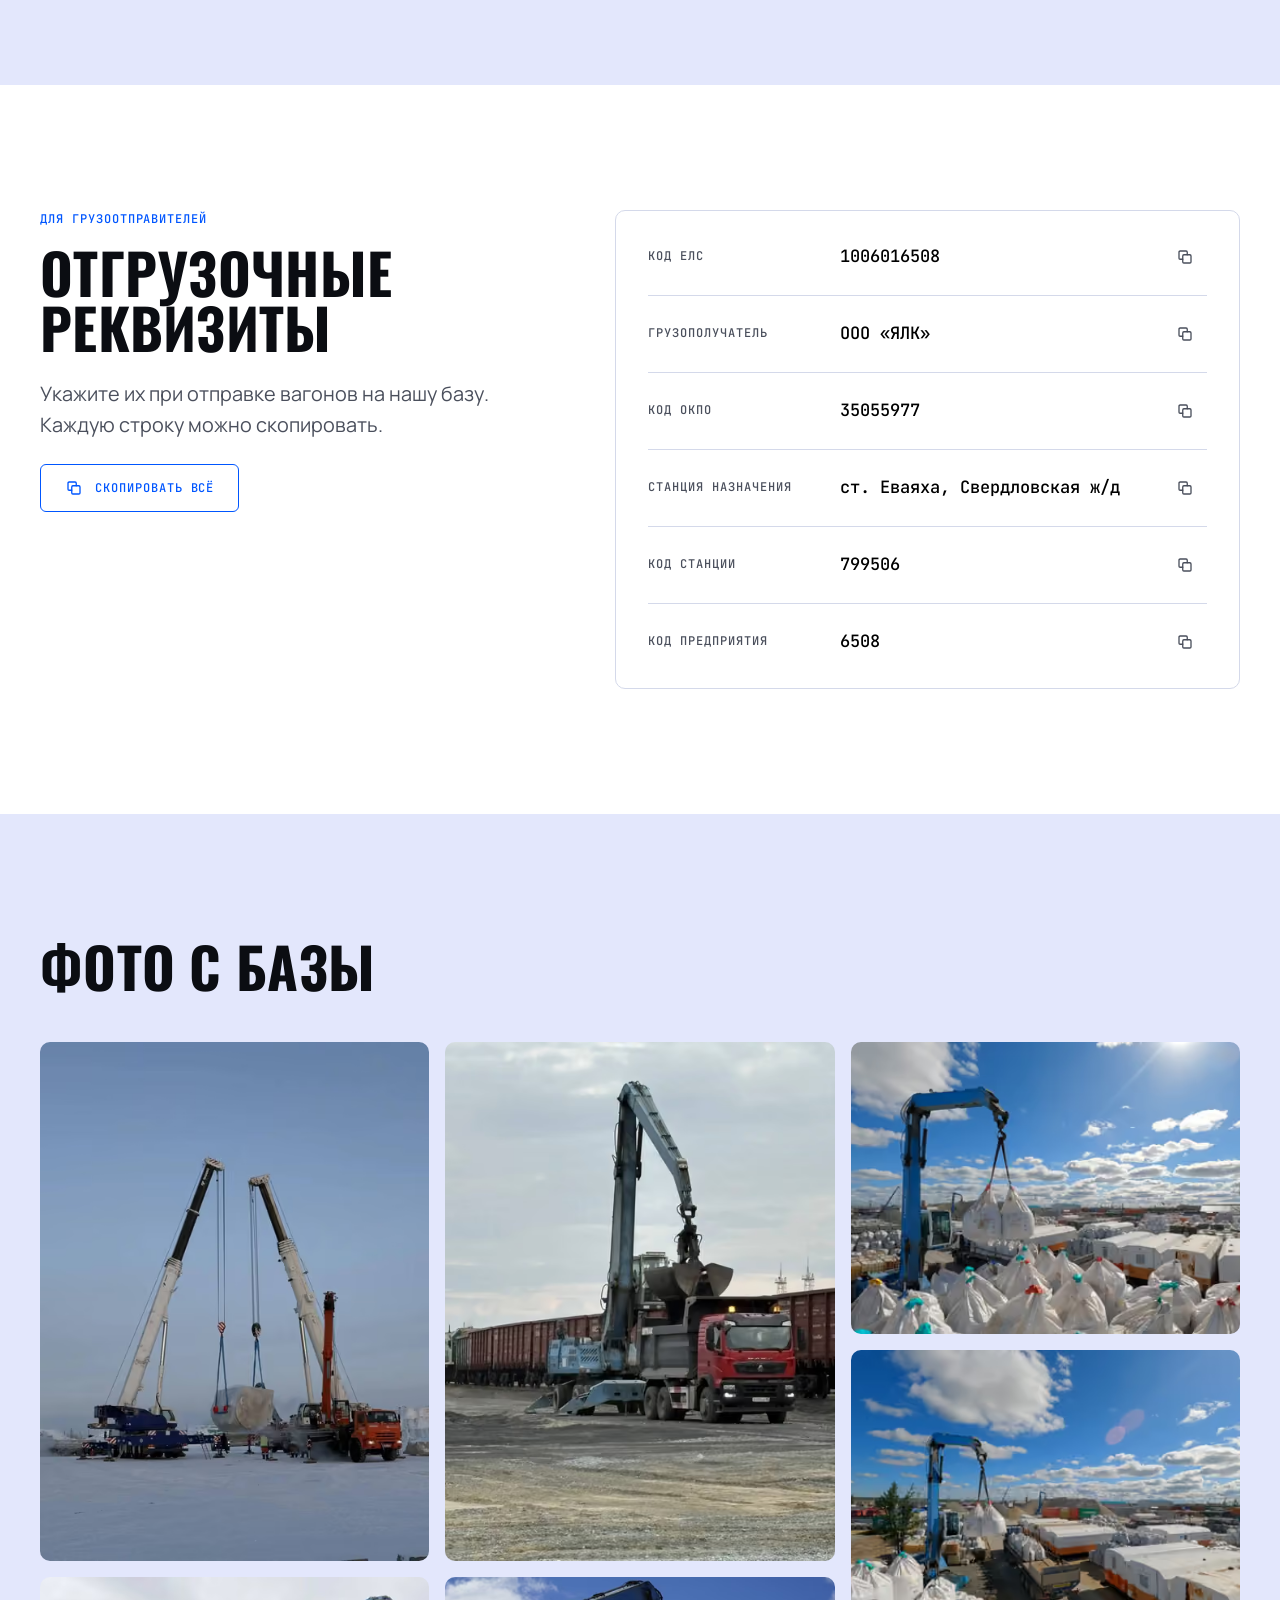
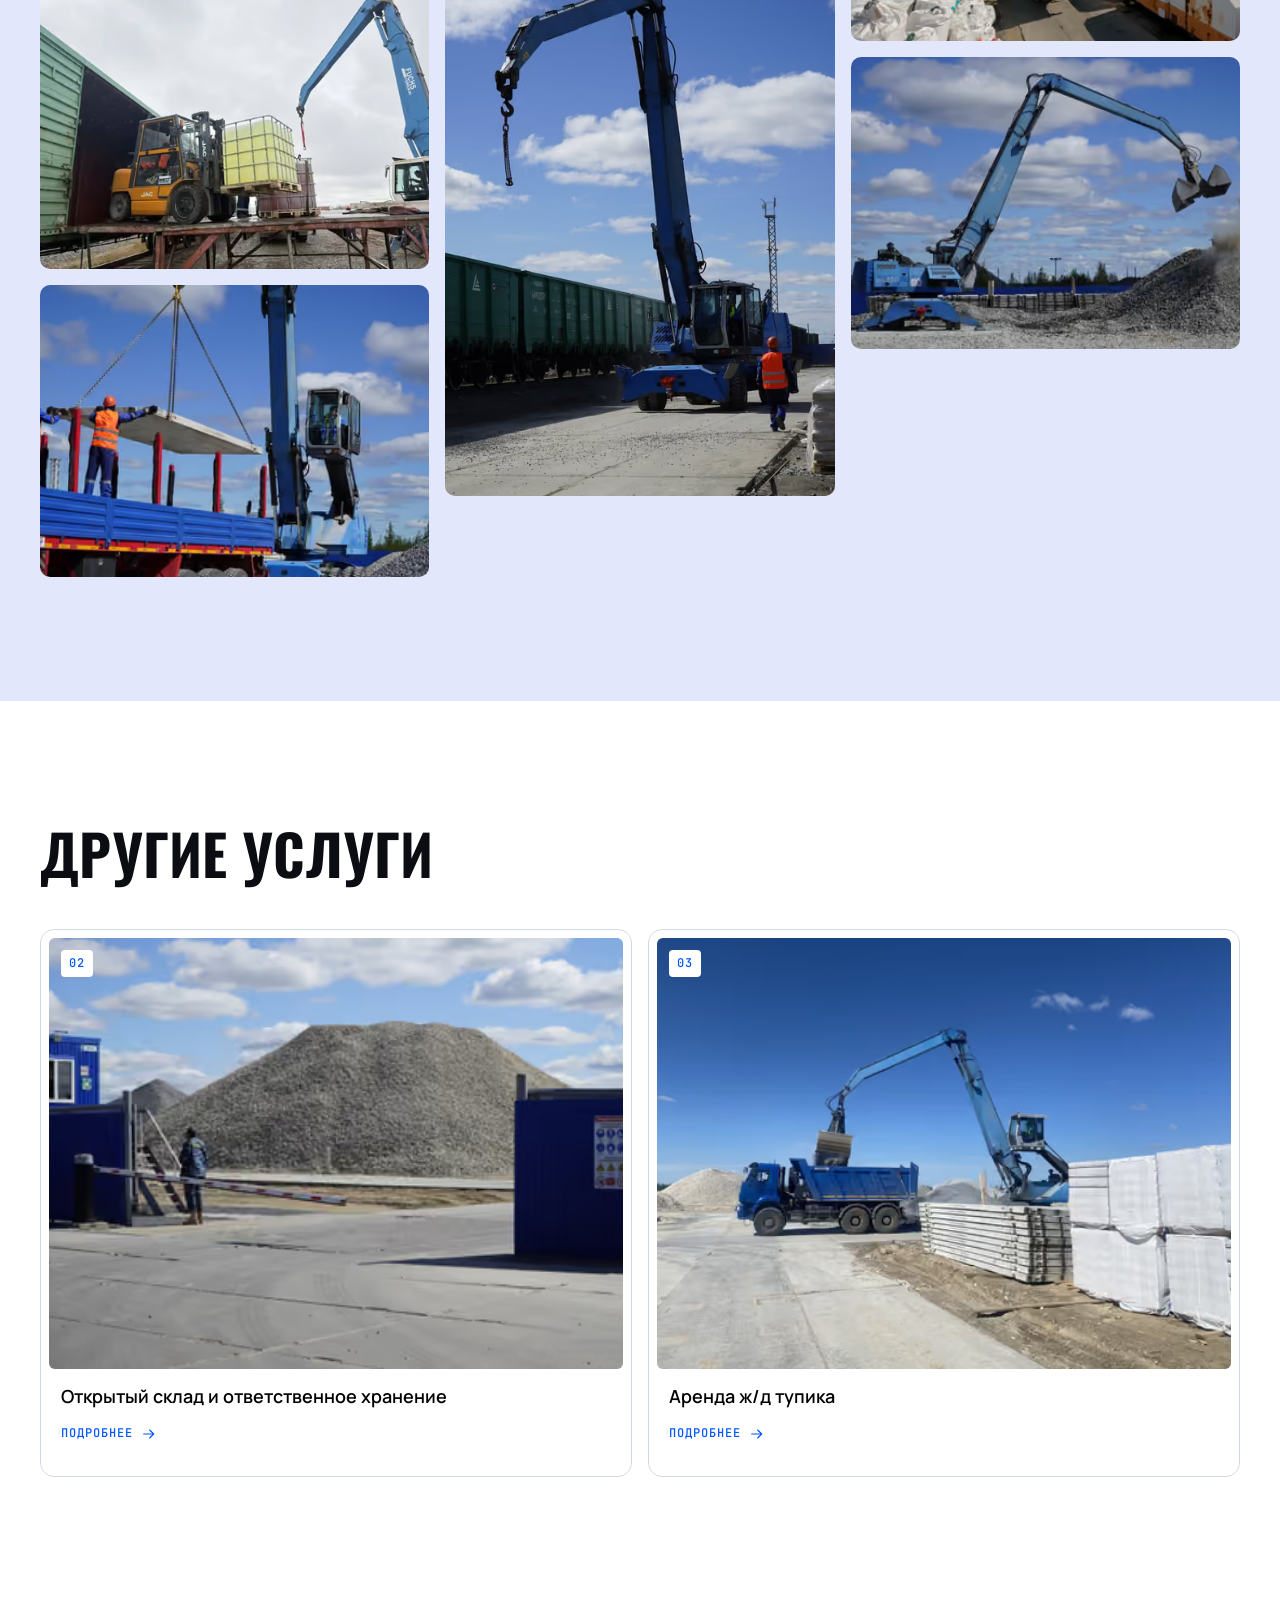
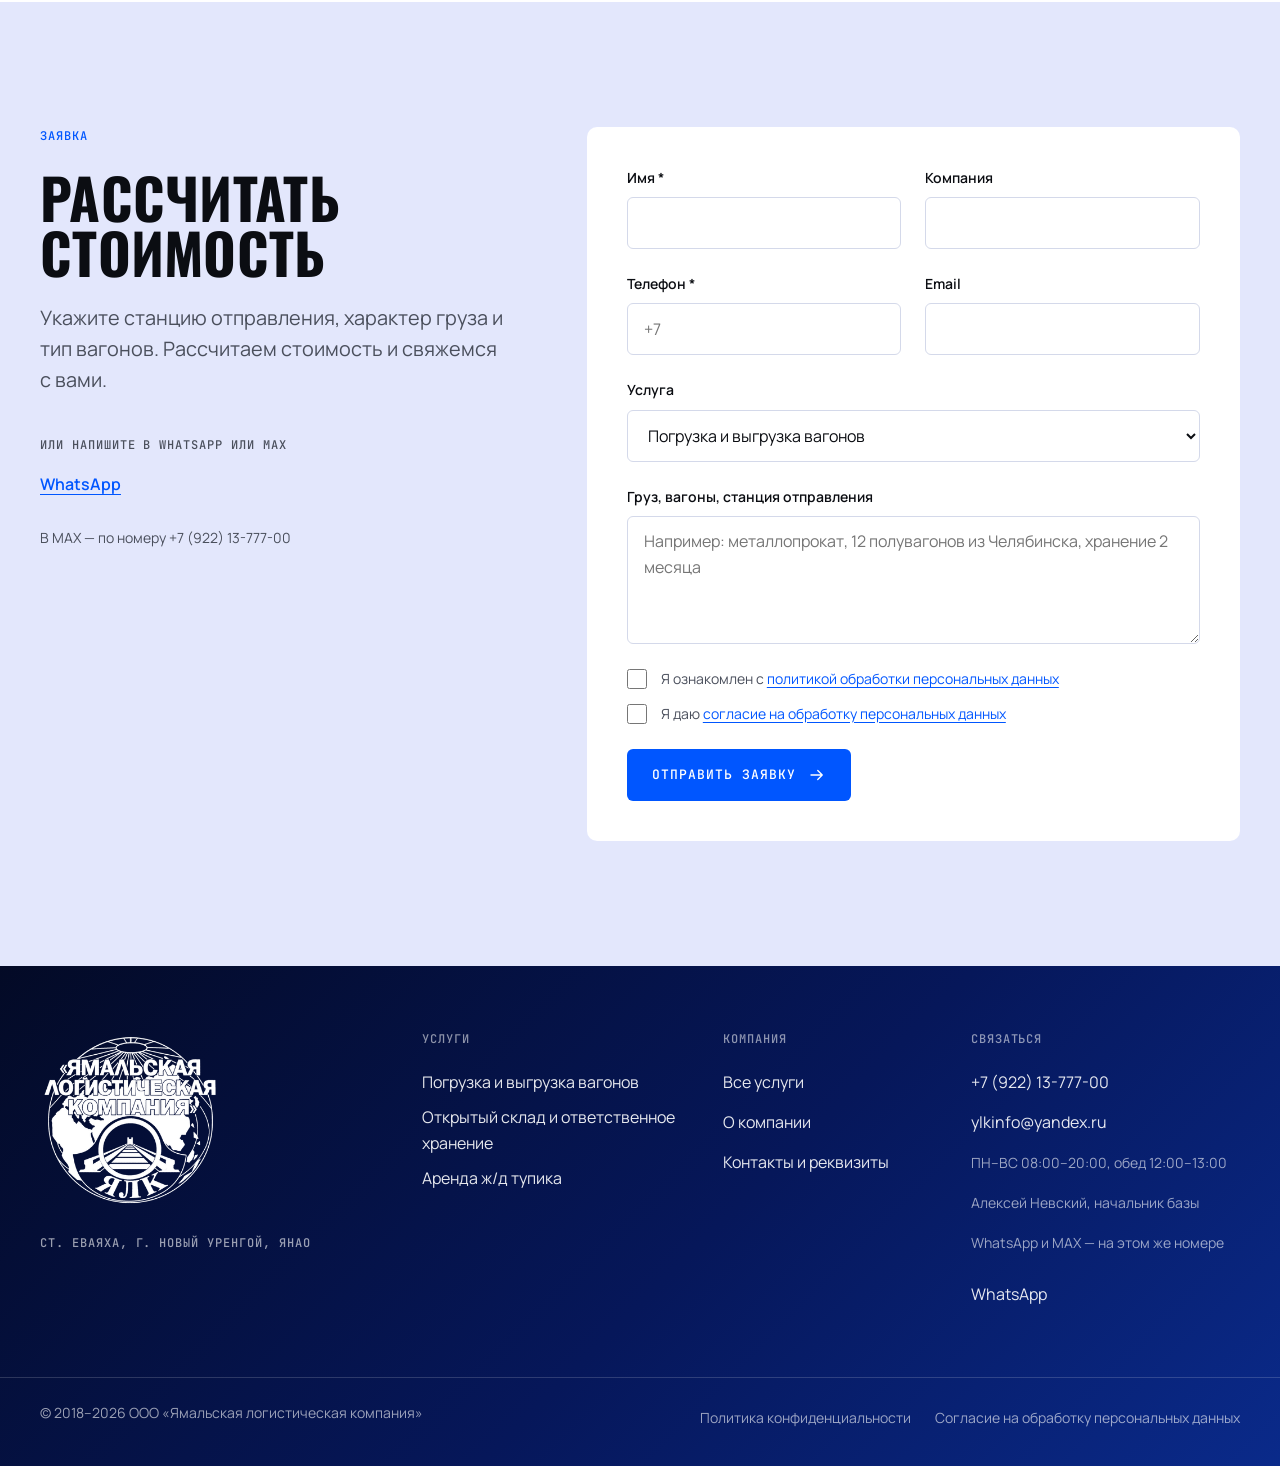
<file: uslugi/priem-i-razgruzka-vagonov/index.html>
<!DOCTYPE html><html lang="ru"><head><meta charset="utf-8"><meta name="robots" content="noindex, nofollow"><meta name="viewport" content="width=device-width, initial-scale=1, viewport-fit=cover"><title>Погрузка и выгрузка вагонов в Новом Уренгое — ст. Еваяха | ЯЛК</title><meta name="description" content="Погрузка и выгрузка ж/д вагонов на станции Еваяха, Новый Уренгой: 18 вагонов за подачу, 2 подачи в сутки, выгрузка на площадку хранения."><meta name="theme-color" content="#ffffff"><meta name="format-detection" content="telephone=no"><link rel="icon" href="../../favicon.ico" sizes="48x48"><link rel="icon" href="../../favicon-32.png" type="image/png" sizes="32x32"><link rel="apple-touch-icon" href="../../apple-touch-icon.png"><link rel="manifest" href="../../manifest.webmanifest"><meta property="og:type" content="website"><meta property="og:locale" content="ru_RU"><meta property="og:site_name" content="ЯЛК — Ямальская логистическая компания"><meta property="og:title" content="Погрузка и выгрузка вагонов в Новом Уренгое — ст. Еваяха | ЯЛК"><meta property="og:description" content="Погрузка и выгрузка ж/д вагонов на станции Еваяха, Новый Уренгой: 18 вагонов за подачу, 2 подачи в сутки, выгрузка на площадку хранения."><meta property="og:url" content="https://ylk-novyi-urengoi.ru/uslugi/priem-i-razgruzka-vagonov/"><meta property="og:image" content="https://ylk-novyi-urengoi.ru/og.jpg"><meta property="og:image:width" content="1200"><meta property="og:image:height" content="630"><meta name="twitter:card" content="summary_large_image"><script type="application/ld+json">{"@context":"https://schema.org","@type":"LocalBusiness","name":"ООО «Ямальская логистическая компания»","alternateName":"ЯЛК","url":"https://ylk-novyi-urengoi.ru/","logo":"https://ylk-novyi-urengoi.ru/icon-512.png","image":"https://ylk-novyi-urengoi.ru/og.jpg","description":"Погрузка и выгрузка ж/д вагонов, открытый склад и ответственное хранение грузов на станции Еваяха в Новом Уренгое.","areaServed":"Новый Уренгой, ЯНАО","foundingDate":"2018","taxID":"8904087948","identifier":"1188901005050","openingHours":"Mo-Su 08:00-20:00","address":{"@type":"PostalAddress","streetAddress":"Северная магистраль, 4/1","addressLocality":"Новый Уренгой","addressRegion":"ЯНАО","addressCountry":"RU"},"telephone":"+7 (922) 13-777-00","email":"ylkinfo@yandex.ru","makesOffer":[{"@type":"Offer","itemOffered":{"@type":"Service","name":"Погрузка и выгрузка вагонов"}},{"@type":"Offer","itemOffered":{"@type":"Service","name":"Открытый склад и ответственное хранение"}},{"@type":"Offer","itemOffered":{"@type":"Service","name":"Аренда ж/д тупика"}}]}</script><script>document.documentElement.classList.add('js');</script><link rel="stylesheet" href="../../_astro/Base.DZZUJ-su.css"><style>.ph[data-astro-cid-75ysl5lo]{padding-top:calc(var(--header-h) + clamp(2rem, 1rem + 3vw, 4rem));padding-bottom:clamp(3rem,2rem + 3vw,5rem)}.ph__grid[data-astro-cid-75ysl5lo]{gap:var(--s-7);display:grid}@media (width>=960px){.ph__grid[data-astro-cid-75ysl5lo][data-has-image]{gap:var(--s-8);grid-template-columns:minmax(0,1fr) minmax(0,1fr);align-items:center}}.ph__text[data-astro-cid-75ysl5lo]{gap:var(--s-5);align-content:start;display:grid}.ph__crumbs[data-astro-cid-75ysl5lo] ol[data-astro-cid-75ysl5lo]{gap:var(--s-2);color:var(--c-muted);flex-wrap:wrap;display:flex}.ph__crumbs[data-astro-cid-75ysl5lo] li[data-astro-cid-75ysl5lo]+li[data-astro-cid-75ysl5lo]:before{content:"/";margin-right:var(--s-2);opacity:.5}.ph__crumbs[data-astro-cid-75ysl5lo] a[data-astro-cid-75ysl5lo]{align-items:center;min-height:32px;display:inline-flex}@media (hover:hover){.ph__crumbs[data-astro-cid-75ysl5lo] a[data-astro-cid-75ysl5lo]:hover{color:var(--c-blue)}}.ph__crumbs[data-astro-cid-75ysl5lo] [data-astro-cid-75ysl5lo][aria-current]{min-height:32px;color:var(--c-ink);align-items:center;display:inline-flex}.ph__eyebrow[data-astro-cid-75ysl5lo]{color:var(--c-blue)}.ph__title[data-astro-cid-75ysl5lo]{max-width:14ch}.ph__actions[data-astro-cid-75ysl5lo]:empty{display:none}.ph__actions[data-astro-cid-75ysl5lo]{gap:var(--s-3);margin-top:var(--s-2);flex-wrap:wrap;display:flex}.ph__media[data-astro-cid-75ysl5lo]{aspect-ratio:4/3;border-radius:var(--radius-lg);background:var(--c-lavender);position:relative;overflow:hidden}.ph__media[data-astro-cid-75ysl5lo] img{object-fit:cover;width:100%;height:100%}.ph__fact[data-astro-cid-75ysl5lo]{left:var(--s-4);bottom:var(--s-4);max-width:calc(100% - 2 * var(--s-4));padding:var(--s-3) var(--s-4);border-radius:var(--radius);background:var(--c-white);color:var(--c-blue);font-weight:600;position:absolute}@media (prefers-reduced-motion:no-preference){.ph__text[data-astro-cid-75ysl5lo]>[data-astro-cid-75ysl5lo],.ph__aside[data-astro-cid-75ysl5lo],.ph__media[data-astro-cid-75ysl5lo]{animation:ph-rise .9s var(--ease-out) both}.ph__text[data-astro-cid-75ysl5lo]>[data-astro-cid-75ysl5lo]:nth-child(2){animation-delay:80ms}.ph__text[data-astro-cid-75ysl5lo]>[data-astro-cid-75ysl5lo]:nth-child(3){animation-delay:.16s}.ph__text[data-astro-cid-75ysl5lo]>[data-astro-cid-75ysl5lo]:nth-child(4){animation-delay:.24s}.ph__text[data-astro-cid-75ysl5lo]>[data-astro-cid-75ysl5lo]:nth-child(5){animation-delay:.32s}.ph__aside[data-astro-cid-75ysl5lo]{animation-delay:.24s}.ph__media[data-astro-cid-75ysl5lo]{animation-name:ph-reveal;animation-duration:1.1s;animation-delay:.2s}}@keyframes ph-rise{0%{opacity:0;transform:translateY(24px)}}@keyframes ph-reveal{0%{clip-path:inset(100% 0 0 0 round var(--radius-lg))}to{clip-path:inset(0 0 0 0 round var(--radius-lg))}}
.details__grid[data-astro-cid-iixkoppx]{gap:var(--s-7);display:grid}@media (width>=960px){.details__grid[data-astro-cid-iixkoppx][data-has-specs]{gap:var(--s-8);grid-template-columns:minmax(0,1fr) minmax(0,1fr);align-items:start}}.details__eyebrow[data-astro-cid-iixkoppx]{margin-bottom:var(--s-4);color:var(--c-blue)}.points[data-astro-cid-iixkoppx]{margin-top:var(--s-6);border-top:1px solid var(--c-line);display:grid}.points__item[data-astro-cid-iixkoppx]{align-items:flex-start;gap:var(--s-4);padding-block:var(--s-4);border-bottom:1px solid var(--c-line);font-size:1.0625rem;font-weight:500;display:flex}.points__icon[data-astro-cid-iixkoppx]{background:var(--c-lavender);width:28px;height:28px;color:var(--c-blue);border-radius:50%;flex:none;place-items:center;display:grid}.specs[data-astro-cid-iixkoppx]{border-radius:var(--radius-lg);background:var(--c-midnight);color:var(--c-white);padding:clamp(1.25rem,1rem + 1.5vw,2rem)}.specs__title[data-astro-cid-iixkoppx]{margin-bottom:var(--s-4);color:var(--c-blue-soft)}.specs__row[data-astro-cid-iixkoppx]{gap:var(--s-1);padding-block:var(--s-4);border-top:1px solid var(--c-line-dark);display:grid}@media (width>=560px){.specs__row[data-astro-cid-iixkoppx]{gap:var(--s-4);grid-template-columns:12rem 1fr}}.specs__row[data-astro-cid-iixkoppx] dt[data-astro-cid-iixkoppx]{color:#ffffffa6;font-size:var(--t-small)}.specs__row[data-astro-cid-iixkoppx] dd[data-astro-cid-iixkoppx]{font-weight:600}.gallery__head[data-astro-cid-rj65ajc3]{margin-bottom:var(--s-7)}.gallery__grid[data-astro-cid-rj65ajc3]{columns:2;column-gap:var(--s-3)}@media (width>=900px){.gallery__grid[data-astro-cid-rj65ajc3][data-cols="3"]{columns:3}.gallery__grid[data-astro-cid-rj65ajc3]{column-gap:var(--s-4)}}.gallery__cell[data-astro-cid-rj65ajc3]{break-inside:avoid;margin-bottom:var(--s-3);aspect-ratio:4/3;border-radius:var(--radius-lg);background:var(--c-lavender);overflow:hidden}@media (width>=900px){.gallery__cell[data-astro-cid-rj65ajc3]{margin-bottom:var(--s-4)}}.gallery__cell--tall[data-astro-cid-rj65ajc3]{aspect-ratio:3/4}.gallery__btn[data-astro-cid-rj65ajc3]{cursor:zoom-in;background:0 0;border:0;width:100%;height:100%;padding:0;display:block}.gallery__btn[data-astro-cid-rj65ajc3] picture,.gallery__btn[data-astro-cid-rj65ajc3] img{object-fit:cover;width:100%;height:100%;transition:transform .9s var(--ease-out)}@media (hover:hover){.gallery__btn[data-astro-cid-rj65ajc3]:hover img{transform:scale(1.04)}}.lightbox[data-astro-cid-rj65ajc3]{width:100vw;max-width:none;height:100dvh;max-height:none;color:var(--c-white);background:#030a26f0;border:0;margin:0;padding:0}.lightbox[data-astro-cid-rj65ajc3][open]{place-items:center;display:grid}.lightbox[data-astro-cid-rj65ajc3]::backdrop{background:0 0}.lightbox__img[data-astro-cid-rj65ajc3]{border-radius:var(--radius);opacity:0;width:auto;max-width:min(92vw,1800px);height:auto;max-height:84dvh;transition:opacity .2s var(--ease)}.lightbox__img[data-astro-cid-rj65ajc3].is-loaded{opacity:1}.lightbox__count[data-astro-cid-rj65ajc3]{top:var(--s-5);left:var(--s-5);color:#ffffffbf;position:absolute}.lightbox__btn[data-astro-cid-rj65ajc3]{border-radius:var(--radius);width:52px;height:52px;color:var(--c-white);cursor:pointer;transition:background-color var(--d-fast) var(--ease);background:#030a2699;border:1px solid #ffffff59;place-items:center;font-size:1.25rem;display:grid;position:absolute}@media (hover:hover){.lightbox__btn[data-astro-cid-rj65ajc3]:hover{background:var(--c-blue);border-color:var(--c-blue)}}.lightbox__btn[data-astro-cid-rj65ajc3] .lightbox__flip{transform:scaleX(-1)}.lightbox__close[data-astro-cid-rj65ajc3]{top:var(--s-4);right:var(--s-4)}.lightbox__prev[data-astro-cid-rj65ajc3],.lightbox__next[data-astro-cid-rj65ajc3]{top:50%;translate:0 -50%}.lightbox__prev[data-astro-cid-rj65ajc3]{left:var(--s-4)}.lightbox__next[data-astro-cid-rj65ajc3]{right:var(--s-4)}@media (width<=640px){.lightbox__prev[data-astro-cid-rj65ajc3],.lightbox__next[data-astro-cid-rj65ajc3]{top:auto;bottom:calc(var(--s-5) + env(safe-area-inset-bottom));translate:none}}
.cargo__grid[data-astro-cid-ot654nju]{gap:var(--s-7);display:grid}@media (width>=900px){.cargo__grid[data-astro-cid-ot654nju]{gap:var(--s-8);grid-template-columns:minmax(0,1fr) minmax(0,1.2fr)}}.cargo__lead[data-astro-cid-ot654nju]{margin-top:var(--s-5)}.cargo__eyebrow[data-astro-cid-ot654nju]{margin-bottom:var(--s-4);color:var(--c-blue)}.cargo__lists[data-astro-cid-ot654nju]{gap:var(--s-6);display:grid}.cargo__label[data-astro-cid-ot654nju]{margin-bottom:var(--s-4);color:var(--c-muted)}.cargo__note[data-astro-cid-ot654nju]{margin-top:var(--s-4);color:var(--c-muted);font-size:.9375rem}.chips[data-astro-cid-ot654nju]{gap:var(--s-2);flex-wrap:wrap;display:flex}.chip[data-astro-cid-ot654nju]{padding:var(--s-2) var(--s-4);border:1px solid var(--c-line);background:var(--c-white);border-radius:999px;font-size:.9375rem;font-weight:500}.chip--solid[data-astro-cid-ot654nju]{background:var(--c-blue);border-color:var(--c-blue);color:var(--c-white)}
.fleet__grid[data-astro-cid-rm4dyk5j]{gap:var(--s-6) var(--s-3);grid-template-columns:repeat(2,minmax(0,1fr));display:grid}.fleet__card[data-astro-cid-rm4dyk5j]{min-width:0}.fleet__name[data-astro-cid-rm4dyk5j]{overflow-wrap:anywhere}@media (width>=560px){.fleet__grid[data-astro-cid-rm4dyk5j]{gap:var(--s-5) var(--s-4)}}@media (width<=559px){.fleet__count[data-astro-cid-rm4dyk5j]{font-size:2rem}.fleet__body[data-astro-cid-rm4dyk5j]{gap:var(--s-2);flex-direction:column}.fleet__name[data-astro-cid-rm4dyk5j]{font-size:.9375rem}.fleet__card--wide[data-astro-cid-rm4dyk5j]{grid-column:1/-1}.fleet__card--wide[data-astro-cid-rm4dyk5j] .fleet__photo[data-astro-cid-rm4dyk5j]{aspect-ratio:16/9}}@media (width>=1100px){.fleet__grid[data-astro-cid-rm4dyk5j]{grid-template-columns:repeat(4,minmax(0,1fr))}}.fleet__photo[data-astro-cid-rm4dyk5j]{aspect-ratio:4/3;border-radius:var(--radius-lg);background:var(--c-lavender);overflow:hidden}.fleet__photo[data-astro-cid-rm4dyk5j] img{object-fit:cover;width:100%;height:100%;transition:transform .9s var(--ease-out)}@media (hover:hover){.fleet__card[data-astro-cid-rm4dyk5j]:hover img{transform:scale(1.04)}}.fleet__body[data-astro-cid-rm4dyk5j]{align-items:flex-start;gap:var(--s-4);padding-top:var(--s-4);border-top:1px solid var(--c-line);margin-top:var(--s-4);display:flex}.fleet__count[data-astro-cid-rm4dyk5j]{font-family:var(--f-display);color:var(--c-blue);min-width:1.4ch;font-size:2.5rem;font-weight:700;line-height:.9}.fleet__name[data-astro-cid-rm4dyk5j]{font-size:1.0625rem;font-weight:600;line-height:1.3}.fleet__spec[data-astro-cid-rm4dyk5j]{margin-top:var(--s-1);color:var(--c-muted)}.fleet__extra[data-astro-cid-rm4dyk5j]{margin-top:var(--s-6)}.fleet__extra[data-astro-cid-rm4dyk5j] .fleet__body[data-astro-cid-rm4dyk5j]{margin-top:0}
.ship--lavender[data-astro-cid-k2ntihyf]{background:var(--c-lavender)}.ship--white[data-astro-cid-k2ntihyf] .ship__list[data-astro-cid-k2ntihyf]{border:1px solid var(--c-line)}.ship__grid[data-astro-cid-k2ntihyf]{gap:var(--s-6);display:grid}@media (width>=960px){.ship__grid[data-astro-cid-k2ntihyf]{gap:var(--s-8);grid-template-columns:minmax(0,.9fr) minmax(0,1.1fr);align-items:start}}.ship__eyebrow[data-astro-cid-k2ntihyf]{margin-bottom:var(--s-4);color:var(--c-blue)}.ship__lead[data-astro-cid-k2ntihyf]{margin-top:var(--s-5)}.ship__all[data-astro-cid-k2ntihyf]{align-items:center;gap:var(--s-3);min-height:48px;margin-top:var(--s-5);padding:0 var(--s-5);border:1.5px solid var(--c-blue);border-radius:var(--radius);color:var(--c-blue);cursor:pointer;transition:background-color var(--d-fast) var(--ease), color var(--d-fast) var(--ease);background:0 0;display:inline-flex}.ship__all[data-astro-cid-k2ntihyf].is-copied,.ship__all[data-astro-cid-k2ntihyf]:active{background:var(--c-blue);color:var(--c-white)}@media (hover:hover){.ship__all[data-astro-cid-k2ntihyf]:hover{background:var(--c-blue);color:var(--c-white)}}.ship__list[data-astro-cid-k2ntihyf]{background:var(--c-white);border-radius:var(--radius-lg);padding:var(--s-2) clamp(1rem, .5rem + 2vw, 2rem)}.ship__row[data-astro-cid-k2ntihyf]{gap:var(--s-1);padding-block:var(--s-4);border-bottom:1px solid var(--c-line);display:grid}.ship__row[data-astro-cid-k2ntihyf]:last-child{border-bottom:0}@media (width>=560px){.ship__row[data-astro-cid-k2ntihyf]{align-items:center;gap:var(--s-4);grid-template-columns:11rem 1fr}}.ship__row[data-astro-cid-k2ntihyf] dt[data-astro-cid-k2ntihyf]{color:var(--c-muted)}.ship__row[data-astro-cid-k2ntihyf] dd[data-astro-cid-k2ntihyf]{justify-content:space-between;align-items:center;gap:var(--s-3);display:flex}.ship__value[data-astro-cid-k2ntihyf]{font-family:var(--f-mono);color:var(--c-ink);font-size:1.0625rem;font-weight:500}.ship__copy[data-astro-cid-k2ntihyf]{border-radius:var(--radius);width:44px;height:44px;color:var(--c-muted);cursor:pointer;transition:color var(--d-fast) var(--ease), background-color var(--d-fast) var(--ease);background:0 0;border:0;flex:none;place-items:center;display:grid}@media (hover:hover){.ship__copy[data-astro-cid-k2ntihyf]:hover{color:var(--c-blue);background:var(--c-lavender)}}.ship__copy[data-astro-cid-k2ntihyf] .swap__on{color:var(--c-success)}
.lead-form__grid[data-astro-cid-sevzbneq]{gap:var(--s-7);display:grid}@media (width>=960px){.lead-form__grid[data-astro-cid-sevzbneq]{gap:var(--s-8);grid-template-columns:minmax(0,.85fr) minmax(0,1.15fr);align-items:start}}.lead-form__intro[data-astro-cid-sevzbneq]{gap:var(--s-5);display:grid}.lead-form__eyebrow[data-astro-cid-sevzbneq]{color:var(--c-blue)}.form__trap[data-astro-cid-sevzbneq]{width:1px;height:1px;position:absolute;left:-9999px;overflow:hidden}.lead-form__alt[data-astro-cid-sevzbneq]{gap:var(--s-2);margin-top:var(--s-4);color:var(--c-muted);display:grid}.lead-form__max[data-astro-cid-sevzbneq]{margin-top:var(--s-3);font-size:var(--t-small);color:var(--c-muted)}.lead-form__alt[data-astro-cid-sevzbneq] ul[data-astro-cid-sevzbneq]{gap:var(--s-5);display:flex}.lead-form__alt[data-astro-cid-sevzbneq] a[data-astro-cid-sevzbneq]{min-height:44px;color:var(--c-blue);text-underline-offset:4px;align-items:center;font-weight:600;text-decoration:underline;display:inline-flex}.form[data-astro-cid-sevzbneq]{gap:var(--s-5);background:var(--c-white);border-radius:var(--radius-lg);padding:clamp(1.25rem,1rem + 2vw,2.5rem);display:grid}.form__row[data-astro-cid-sevzbneq]{gap:var(--s-5);display:grid}@media (width>=640px){.form__row[data-astro-cid-sevzbneq]{grid-template-columns:1fr 1fr}}.field[data-astro-cid-sevzbneq]{gap:var(--s-2);display:grid}.field[data-astro-cid-sevzbneq] label[data-astro-cid-sevzbneq]{font-size:var(--t-small);font-weight:600}.field[data-astro-cid-sevzbneq] input[data-astro-cid-sevzbneq],.field[data-astro-cid-sevzbneq] select[data-astro-cid-sevzbneq],.field[data-astro-cid-sevzbneq] textarea[data-astro-cid-sevzbneq]{width:100%;min-height:52px;padding:var(--s-3) var(--s-4);border:1.5px solid var(--c-line);border-radius:var(--radius);background:var(--c-white);transition:border-color var(--d-fast) var(--ease);font-size:1rem}.field[data-astro-cid-sevzbneq] textarea[data-astro-cid-sevzbneq]{resize:vertical;min-height:120px}.field[data-astro-cid-sevzbneq] input[data-astro-cid-sevzbneq]:focus-visible,.field[data-astro-cid-sevzbneq] select[data-astro-cid-sevzbneq]:focus-visible,.field[data-astro-cid-sevzbneq] textarea[data-astro-cid-sevzbneq]:focus-visible{border-color:var(--c-blue);outline:none;box-shadow:0 0 0 3px #0056ff2e}.field[data-astro-cid-sevzbneq] [data-astro-cid-sevzbneq][aria-invalid=true]{border-color:var(--c-danger)}.field__err[data-astro-cid-sevzbneq]{font-size:var(--t-small);color:var(--c-danger)}.form__checks[data-astro-cid-sevzbneq]{gap:var(--s-3);display:grid}.check[data-astro-cid-sevzbneq]{gap:var(--s-3);font-size:var(--t-small);color:var(--c-muted);cursor:pointer;grid-template-columns:22px 1fr;align-items:start;display:grid}.check[data-astro-cid-sevzbneq] input[data-astro-cid-sevzbneq]{width:20px;height:20px;accent-color:var(--c-blue);margin:1px 0 0}.check[data-astro-cid-sevzbneq] a[data-astro-cid-sevzbneq]{color:var(--c-blue);text-underline-offset:3px;text-decoration:underline}.form__submit[data-astro-cid-sevzbneq]{align-items:center;gap:var(--s-4);flex-wrap:wrap;display:flex}.form__status[data-astro-cid-sevzbneq]{font-size:var(--t-small);color:var(--c-muted)}.form__status[data-astro-cid-sevzbneq][data-state=ok]{color:var(--c-success)}.form__status[data-astro-cid-sevzbneq][data-state=error]{color:var(--c-danger)}
</style><link rel="stylesheet" href="../../_astro/ServiceCards.DcDBab_k.css"><style>.ticker[data-astro-cid-u6vsyxkm]{background:var(--c-blue);color:var(--c-white);border-block:1px solid #fff3;align-items:center;display:flex;position:relative;overflow:hidden}.ticker__track[data-astro-cid-u6vsyxkm]{width:max-content;animation:60s linear infinite ticker;display:flex}.ticker__list[data-astro-cid-u6vsyxkm]{margin:0;padding:0;list-style:none;display:flex}.ticker__item[data-astro-cid-u6vsyxkm]{white-space:nowrap;font-family:var(--f-display);letter-spacing:.02em;text-transform:uppercase;align-items:center;padding-block:clamp(.9rem,.7rem + .8vw,1.4rem);font-size:clamp(1.25rem,1rem + 1.2vw,2rem);font-weight:500;display:flex}.ticker__sep[data-astro-cid-u6vsyxkm]{border:2px solid #ffffffb3;border-radius:2px;width:22px;height:12px;margin-inline:clamp(1.25rem,1rem + 1vw,2rem)}.ticker[data-astro-cid-u6vsyxkm][data-paused] .ticker__track[data-astro-cid-u6vsyxkm],.ticker[data-astro-cid-u6vsyxkm][data-offscreen] .ticker__track[data-astro-cid-u6vsyxkm]{animation-play-state:paused}.ticker__toggle[data-astro-cid-u6vsyxkm]{right:var(--s-3);border-radius:var(--radius);width:44px;height:44px;color:var(--c-white);cursor:pointer;background:#030a268c;border:0;place-items:center;display:grid;position:absolute}@media (hover:hover) and (pointer:fine){.ticker[data-astro-cid-u6vsyxkm]:hover .ticker__track[data-astro-cid-u6vsyxkm]{animation-play-state:paused}}@keyframes ticker{to{transform:translate(-50%)}}@media (prefers-reduced-motion:reduce){.ticker__track[data-astro-cid-u6vsyxkm]{animation:none}.ticker__toggle[data-astro-cid-u6vsyxkm]{display:none}}
</style></head><body><a class="skip-link" href="#main">Перейти к содержанию</a><header class="header" data-header data-astro-cid-nen7h5rs><div class="container header__bar" data-astro-cid-nen7h5rs><a class="brand" href="../../" aria-label="ООО «Ямальская логистическая компания» — на главную" data-astro-cid-nen7h5rs><span class="brand__mark" data-astro-cid-nen7h5rs><img src="../../_astro/yalc-header-white-2000.Bx3GIMK3_1RJU2K.webp" alt loading="eager" data-astro-cid-nen7h5rs="true" decoding="async" width="112" height="112" class="brand__logo brand__logo--white"><img src="../../_astro/yalc-header-blue-2000.CWZy5vtB_1dJcQ1.webp" alt loading="eager" data-astro-cid-nen7h5rs="true" decoding="async" width="112" height="112" class="brand__logo brand__logo--blue"></span><span class="brand__text" data-astro-cid-nen7h5rs><span class="brand__name" data-astro-cid-nen7h5rs>ЯЛК</span><span class="brand__sub" data-astro-cid-nen7h5rs>Ямальская логистическая компания</span></span></a><nav class="nav" aria-label="Основное меню" data-astro-cid-nen7h5rs><ul role="list" class="nav__list" data-astro-cid-nen7h5rs><li data-astro-cid-nen7h5rs><a href="../../uslugi/" class="nav__link" aria-current="page" data-astro-cid-nen7h5rs>Услуги</a></li><li data-astro-cid-nen7h5rs><a href="../../o-kompanii/" class="nav__link" data-astro-cid-nen7h5rs>О компании</a></li><li data-astro-cid-nen7h5rs><a href="../../kontakty/" class="nav__link" data-astro-cid-nen7h5rs>Контакты</a></li></ul><a href="#zayavka" data-astro-cid-nen7h5rs="true" data-astro-cid-ekguhzzh="true" class="btn btn--primary nav__cta"><span data-astro-cid-ekguhzzh>Оставить заявку</span><svg class="btn__arrow" width="18" height="18" viewBox="0 0 24 24" fill="none" stroke="currentColor" stroke-width="1.75" stroke-linecap="round" stroke-linejoin="round" aria-hidden="true" focusable="false"><path d="M4 12h15M13 6l6 6-6 6"/></svg></a></nav><button class="burger swap" type="button" aria-expanded="false" aria-controls="mobile-menu" data-burger data-astro-cid-nen7h5rs><span class="sr-only" data-astro-cid-nen7h5rs>Открыть меню</span><svg class="swap__off" width="26" height="26" viewBox="0 0 24 24" fill="none" stroke="currentColor" stroke-width="1.75" stroke-linecap="round" stroke-linejoin="round" aria-hidden="true" focusable="false"><path d="M3 7h18M3 12h18M3 17h18"/></svg><svg class="swap__on" width="26" height="26" viewBox="0 0 24 24" fill="none" stroke="currentColor" stroke-width="1.75" stroke-linecap="round" stroke-linejoin="round" aria-hidden="true" focusable="false"><path d="M6 6l12 12M18 6L6 18"/></svg></button></div><div class="mobile" id="mobile-menu" hidden data-mobile data-astro-cid-nen7h5rs><div class="container mobile__inner" data-astro-cid-nen7h5rs><p class="mono mobile__label mobile__item" style="--m:0" data-astro-cid-nen7h5rs>Услуги</p><ul role="list" class="mobile__services" data-astro-cid-nen7h5rs><li class="mobile__item" style="--m:1" data-astro-cid-nen7h5rs><a href="../../uslugi/priem-i-razgruzka-vagonov/" data-astro-cid-nen7h5rs>Погрузка и выгрузка вагонов</a></li><li class="mobile__item" style="--m:2" data-astro-cid-nen7h5rs><a href="../../uslugi/obrabotka-i-hranenie-gruzov/" data-astro-cid-nen7h5rs>Открытый склад и ответственное хранение</a></li><li class="mobile__item" style="--m:3" data-astro-cid-nen7h5rs><a href="../../uslugi/arenda-zhd-tupika/" data-astro-cid-nen7h5rs>Аренда ж/д тупика</a></li></ul><ul role="list" class="mobile__nav" data-astro-cid-nen7h5rs><li class="mobile__item" style="--m:4" data-astro-cid-nen7h5rs><a href="../../uslugi/" data-astro-cid-nen7h5rs>Услуги</a></li><li class="mobile__item" style="--m:5" data-astro-cid-nen7h5rs><a href="../../o-kompanii/" data-astro-cid-nen7h5rs>О компании</a></li><li class="mobile__item" style="--m:6" data-astro-cid-nen7h5rs><a href="../../kontakty/" data-astro-cid-nen7h5rs>Контакты</a></li></ul><div class="mobile__item" style="--m:7" data-astro-cid-nen7h5rs><a href="#zayavka" data-close-menu="true" data-astro-cid-nen7h5rs="true" data-astro-cid-ekguhzzh="true" class="btn btn--primary mobile__cta"><span data-astro-cid-ekguhzzh>Оставить заявку</span><svg class="btn__arrow" width="18" height="18" viewBox="0 0 24 24" fill="none" stroke="currentColor" stroke-width="1.75" stroke-linecap="round" stroke-linejoin="round" aria-hidden="true" focusable="false"><path d="M4 12h15M13 6l6 6-6 6"/></svg></a></div></div></div></header><script type="module">var e=document.querySelector(`[data-header]`),t=e.querySelector(`[data-burger]`),n=e.querySelector(`[data-mobile]`),r=()=>e.classList.toggle(`is-scrolled`,window.scrollY>24);r(),window.addEventListener(`scroll`,r,{passive:!0});var i=r=>{t.setAttribute(`aria-expanded`,String(r)),t.toggleAttribute(`data-on`,r),t.querySelector(`.sr-only`).textContent=r?`Закрыть меню`:`Открыть меню`,n.hidden=!r,e.classList.toggle(`is-open`,r),document.documentElement.style.overflow=r?`hidden`:``,document.querySelectorAll(`main, footer, .skip-link`).forEach(e=>e.inert=r)};t.addEventListener(`click`,()=>i(t.getAttribute(`aria-expanded`)!==`true`)),n.addEventListener(`click`,e=>{e.target.closest(`a`)&&i(!1)}),document.addEventListener(`keydown`,n=>{n.key===`Escape`&&e.classList.contains(`is-open`)&&(i(!1),t.focus())}),window.matchMedia(`(min-width: 960px)`).addEventListener(`change`,e=>e.matches&&i(!1));</script><main id="main"><section class="ph" aria-labelledby="page-title" data-astro-cid-75ysl5lo><div class="container ph__grid" data-has-image data-astro-cid-75ysl5lo><div class="ph__text" data-astro-cid-75ysl5lo><nav aria-label="Навигационная цепочка" class="ph__crumbs mono" data-astro-cid-75ysl5lo><ol role="list" data-astro-cid-75ysl5lo><li data-astro-cid-75ysl5lo><a href="../../" data-astro-cid-75ysl5lo>Главная</a></li><li data-astro-cid-75ysl5lo><a href="../../uslugi/" data-astro-cid-75ysl5lo>Услуги</a></li><li data-astro-cid-75ysl5lo><span aria-current="page" data-astro-cid-75ysl5lo>Погрузка и выгрузка вагонов</span></li></ol></nav><p class="mono ph__eyebrow" data-astro-cid-75ysl5lo>Услуга 01 / 03</p><h1 id="page-title" class="display h1 ph__title" data-astro-cid-75ysl5lo>Погрузка и выгрузка вагонов</h1><p class="lead ph__lead" data-astro-cid-75ysl5lo>Принимаем ж/д вагоны на станции Еваяха, выгружаем груз прямо на площадку хранения базы и грузим вагоны на отправку.</p><div class="ph__actions" data-astro-cid-75ysl5lo><a href="#zayavka" data-astro-cid-ekguhzzh="true" class="btn btn--primary"><span data-astro-cid-ekguhzzh>Рассчитать стоимость</span><svg class="btn__arrow" width="18" height="18" viewBox="0 0 24 24" fill="none" stroke="currentColor" stroke-width="1.75" stroke-linecap="round" stroke-linejoin="round" aria-hidden="true" focusable="false"><path d="M4 12h15M13 6l6 6-6 6"/></svg></a><a href="#details-title" data-astro-cid-ekguhzzh="true" class="btn btn--outline"><span data-astro-cid-ekguhzzh>Смотреть условия</span></a></div></div><div class="ph__media" data-astro-cid-75ysl5lo><picture data-astro-cid-75ysl5lo="true"><source srcset="../../_astro/vagony-oblozhka.Bh1XJXcv_Z8p5C7.avif 640w, ../../_astro/vagony-oblozhka.Bh1XJXcv_Z2gJ2zm.avif 960w, ../../_astro/vagony-oblozhka.Bh1XJXcv_Z1BoiFX.avif 1400w" type="image/avif" sizes="(min-width: 960px) 50vw, 100vw"><source srcset="../../_astro/vagony-oblozhka.Bh1XJXcv_2n1NE8.webp 640w, ../../_astro/vagony-oblozhka.Bh1XJXcv_eGQGS.webp 960w, ../../_astro/vagony-oblozhka.Bh1XJXcv_5hBMD.webp 1400w" type="image/webp" sizes="(min-width: 960px) 50vw, 100vw"><img src="../../_astro/vagony-oblozhka.Bh1XJXcv_Z1nLR4l.jpg" srcset="../../_astro/vagony-oblozhka.Bh1XJXcv_JEfVt.jpg 640w, ../../_astro/vagony-oblozhka.Bh1XJXcv_Z1nEG0L.jpg 960w, ../../_astro/vagony-oblozhka.Bh1XJXcv_qNUME.jpg 1400w" alt="Перегружатель у состава полувагонов на ж/д пути базы" sizes="(min-width: 960px) 50vw, 100vw" loading="eager" fetchpriority="high" data-astro-cid-75ysl5lo="true" decoding="async" width="2800" height="1575"></picture><p class="ph__fact" data-astro-cid-75ysl5lo>До 36 вагонов в сутки</p></div></div></section><script type="application/ld+json">{"@context":"https://schema.org","@type":"BreadcrumbList","itemListElement":[{"@type":"ListItem","position":1,"name":"Главная","item":"https://ylk-novyi-urengoi.ru/"},{"@type":"ListItem","position":2,"name":"Услуги","item":"https://ylk-novyi-urengoi.ru/uslugi/"},{"@type":"ListItem","position":3,"name":"Погрузка и выгрузка вагонов"}]}</script><section class="ticker" aria-label="Какие грузы и вагоны принимаем" data-ticker data-astro-cid-u6vsyxkm><p class="sr-only" data-astro-cid-u6vsyxkm>Принимаем: Металлопрокат, Металлоконструкции, ЖБИ, Блочное оборудование, Трубная продукция, Запорная арматура, Кабельно-проводниковая продукция, Цемент, Щебень, Буровые утяжелители, Барит, Минеральный порошок, Хлорид кальция, Известь, Полувагоны, Крытые вагоны, Платформы, Специализированные вагоны.</p><div class="ticker__track" aria-hidden="true" data-astro-cid-u6vsyxkm><ul class="ticker__list" data-astro-cid-u6vsyxkm><li class="ticker__item" data-astro-cid-u6vsyxkm><span data-astro-cid-u6vsyxkm>Металлопрокат</span><span class="ticker__sep" data-astro-cid-u6vsyxkm></span></li><li class="ticker__item" data-astro-cid-u6vsyxkm><span data-astro-cid-u6vsyxkm>Металлоконструкции</span><span class="ticker__sep" data-astro-cid-u6vsyxkm></span></li><li class="ticker__item" data-astro-cid-u6vsyxkm><span data-astro-cid-u6vsyxkm>ЖБИ</span><span class="ticker__sep" data-astro-cid-u6vsyxkm></span></li><li class="ticker__item" data-astro-cid-u6vsyxkm><span data-astro-cid-u6vsyxkm>Блочное оборудование</span><span class="ticker__sep" data-astro-cid-u6vsyxkm></span></li><li class="ticker__item" data-astro-cid-u6vsyxkm><span data-astro-cid-u6vsyxkm>Трубная продукция</span><span class="ticker__sep" data-astro-cid-u6vsyxkm></span></li><li class="ticker__item" data-astro-cid-u6vsyxkm><span data-astro-cid-u6vsyxkm>Запорная арматура</span><span class="ticker__sep" data-astro-cid-u6vsyxkm></span></li><li class="ticker__item" data-astro-cid-u6vsyxkm><span data-astro-cid-u6vsyxkm>Кабельно-проводниковая продукция</span><span class="ticker__sep" data-astro-cid-u6vsyxkm></span></li><li class="ticker__item" data-astro-cid-u6vsyxkm><span data-astro-cid-u6vsyxkm>Цемент</span><span class="ticker__sep" data-astro-cid-u6vsyxkm></span></li><li class="ticker__item" data-astro-cid-u6vsyxkm><span data-astro-cid-u6vsyxkm>Щебень</span><span class="ticker__sep" data-astro-cid-u6vsyxkm></span></li><li class="ticker__item" data-astro-cid-u6vsyxkm><span data-astro-cid-u6vsyxkm>Буровые утяжелители</span><span class="ticker__sep" data-astro-cid-u6vsyxkm></span></li><li class="ticker__item" data-astro-cid-u6vsyxkm><span data-astro-cid-u6vsyxkm>Барит</span><span class="ticker__sep" data-astro-cid-u6vsyxkm></span></li><li class="ticker__item" data-astro-cid-u6vsyxkm><span data-astro-cid-u6vsyxkm>Минеральный порошок</span><span class="ticker__sep" data-astro-cid-u6vsyxkm></span></li><li class="ticker__item" data-astro-cid-u6vsyxkm><span data-astro-cid-u6vsyxkm>Хлорид кальция</span><span class="ticker__sep" data-astro-cid-u6vsyxkm></span></li><li class="ticker__item" data-astro-cid-u6vsyxkm><span data-astro-cid-u6vsyxkm>Известь</span><span class="ticker__sep" data-astro-cid-u6vsyxkm></span></li><li class="ticker__item" data-astro-cid-u6vsyxkm><span data-astro-cid-u6vsyxkm>Полувагоны</span><span class="ticker__sep" data-astro-cid-u6vsyxkm></span></li><li class="ticker__item" data-astro-cid-u6vsyxkm><span data-astro-cid-u6vsyxkm>Крытые вагоны</span><span class="ticker__sep" data-astro-cid-u6vsyxkm></span></li><li class="ticker__item" data-astro-cid-u6vsyxkm><span data-astro-cid-u6vsyxkm>Платформы</span><span class="ticker__sep" data-astro-cid-u6vsyxkm></span></li><li class="ticker__item" data-astro-cid-u6vsyxkm><span data-astro-cid-u6vsyxkm>Специализированные вагоны</span><span class="ticker__sep" data-astro-cid-u6vsyxkm></span></li></ul><ul class="ticker__list" data-astro-cid-u6vsyxkm><li class="ticker__item" data-astro-cid-u6vsyxkm><span data-astro-cid-u6vsyxkm>Металлопрокат</span><span class="ticker__sep" data-astro-cid-u6vsyxkm></span></li><li class="ticker__item" data-astro-cid-u6vsyxkm><span data-astro-cid-u6vsyxkm>Металлоконструкции</span><span class="ticker__sep" data-astro-cid-u6vsyxkm></span></li><li class="ticker__item" data-astro-cid-u6vsyxkm><span data-astro-cid-u6vsyxkm>ЖБИ</span><span class="ticker__sep" data-astro-cid-u6vsyxkm></span></li><li class="ticker__item" data-astro-cid-u6vsyxkm><span data-astro-cid-u6vsyxkm>Блочное оборудование</span><span class="ticker__sep" data-astro-cid-u6vsyxkm></span></li><li class="ticker__item" data-astro-cid-u6vsyxkm><span data-astro-cid-u6vsyxkm>Трубная продукция</span><span class="ticker__sep" data-astro-cid-u6vsyxkm></span></li><li class="ticker__item" data-astro-cid-u6vsyxkm><span data-astro-cid-u6vsyxkm>Запорная арматура</span><span class="ticker__sep" data-astro-cid-u6vsyxkm></span></li><li class="ticker__item" data-astro-cid-u6vsyxkm><span data-astro-cid-u6vsyxkm>Кабельно-проводниковая продукция</span><span class="ticker__sep" data-astro-cid-u6vsyxkm></span></li><li class="ticker__item" data-astro-cid-u6vsyxkm><span data-astro-cid-u6vsyxkm>Цемент</span><span class="ticker__sep" data-astro-cid-u6vsyxkm></span></li><li class="ticker__item" data-astro-cid-u6vsyxkm><span data-astro-cid-u6vsyxkm>Щебень</span><span class="ticker__sep" data-astro-cid-u6vsyxkm></span></li><li class="ticker__item" data-astro-cid-u6vsyxkm><span data-astro-cid-u6vsyxkm>Буровые утяжелители</span><span class="ticker__sep" data-astro-cid-u6vsyxkm></span></li><li class="ticker__item" data-astro-cid-u6vsyxkm><span data-astro-cid-u6vsyxkm>Барит</span><span class="ticker__sep" data-astro-cid-u6vsyxkm></span></li><li class="ticker__item" data-astro-cid-u6vsyxkm><span data-astro-cid-u6vsyxkm>Минеральный порошок</span><span class="ticker__sep" data-astro-cid-u6vsyxkm></span></li><li class="ticker__item" data-astro-cid-u6vsyxkm><span data-astro-cid-u6vsyxkm>Хлорид кальция</span><span class="ticker__sep" data-astro-cid-u6vsyxkm></span></li><li class="ticker__item" data-astro-cid-u6vsyxkm><span data-astro-cid-u6vsyxkm>Известь</span><span class="ticker__sep" data-astro-cid-u6vsyxkm></span></li><li class="ticker__item" data-astro-cid-u6vsyxkm><span data-astro-cid-u6vsyxkm>Полувагоны</span><span class="ticker__sep" data-astro-cid-u6vsyxkm></span></li><li class="ticker__item" data-astro-cid-u6vsyxkm><span data-astro-cid-u6vsyxkm>Крытые вагоны</span><span class="ticker__sep" data-astro-cid-u6vsyxkm></span></li><li class="ticker__item" data-astro-cid-u6vsyxkm><span data-astro-cid-u6vsyxkm>Платформы</span><span class="ticker__sep" data-astro-cid-u6vsyxkm></span></li><li class="ticker__item" data-astro-cid-u6vsyxkm><span data-astro-cid-u6vsyxkm>Специализированные вагоны</span><span class="ticker__sep" data-astro-cid-u6vsyxkm></span></li></ul></div><button type="button" class="ticker__toggle swap" data-ticker-toggle aria-label="Остановить бегущую строку" data-astro-cid-u6vsyxkm><svg class="swap__off" width="16" height="16" viewBox="0 0 24 24" fill="none" stroke="currentColor" stroke-width="1.75" stroke-linecap="round" stroke-linejoin="round" aria-hidden="true" focusable="false"><path d="M9 6v12M15 6v12"/></svg><svg class="swap__on" width="16" height="16" viewBox="0 0 24 24" fill="none" stroke="currentColor" stroke-width="1.75" stroke-linecap="round" stroke-linejoin="round" aria-hidden="true" focusable="false"><path d="M8 5.5v13l10.5-6.5z"/></svg></button></section><script type="module">document.querySelectorAll(`[data-ticker]`).forEach(e=>{let t=e.querySelector(`[data-ticker-toggle]`);t.addEventListener(`click`,()=>{let n=e.toggleAttribute(`data-paused`);t.toggleAttribute(`data-on`,n),t.setAttribute(`aria-label`,n?`Запустить бегущую строку`:`Остановить бегущую строку`)}),new IntersectionObserver(([t])=>e.toggleAttribute(`data-offscreen`,!t.isIntersecting)).observe(e)});</script><section class="section details section--lavender" aria-labelledby="details-title" data-astro-cid-iixkoppx><div class="container details__grid" data-has-specs data-astro-cid-iixkoppx><div data-astro-cid-iixkoppx><p class="mono details__eyebrow" data-reveal data-astro-cid-iixkoppx>Что входит</p><h2 id="details-title" class="display h2" data-reveal style="--i:1" data-astro-cid-iixkoppx>Условия работы</h2><ul role="list" class="points" data-astro-cid-iixkoppx><li class="points__item" data-reveal style="--i:0" data-astro-cid-iixkoppx><span class="points__icon" data-astro-cid-iixkoppx><svg width="18" height="18" viewBox="0 0 24 24" fill="none" stroke="currentColor" stroke-width="1.75" stroke-linecap="round" stroke-linejoin="round" aria-hidden="true" focusable="false"><path d="M5 12.5l4.5 4.5L19 7.5"/></svg></span><span data-astro-cid-iixkoppx>Ежедневно с 08:00 до 20:00, при необходимости — круглосуточно</span></li><li class="points__item" data-reveal style="--i:1" data-astro-cid-iixkoppx><span class="points__icon" data-astro-cid-iixkoppx><svg width="18" height="18" viewBox="0 0 24 24" fill="none" stroke="currentColor" stroke-width="1.75" stroke-linecap="round" stroke-linejoin="round" aria-hidden="true" focusable="false"><path d="M5 12.5l4.5 4.5L19 7.5"/></svg></span><span data-astro-cid-iixkoppx>Приём и выгрузка точно в назначенное время</span></li><li class="points__item" data-reveal style="--i:2" data-astro-cid-iixkoppx><span class="points__icon" data-astro-cid-iixkoppx><svg width="18" height="18" viewBox="0 0 24 24" fill="none" stroke="currentColor" stroke-width="1.75" stroke-linecap="round" stroke-linejoin="round" aria-hidden="true" focusable="false"><path d="M5 12.5l4.5 4.5L19 7.5"/></svg></span><span data-astro-cid-iixkoppx>Свободный доступ к вагонам в удобное для вас время</span></li><li class="points__item" data-reveal style="--i:3" data-astro-cid-iixkoppx><span class="points__icon" data-astro-cid-iixkoppx><svg width="18" height="18" viewBox="0 0 24 24" fill="none" stroke="currentColor" stroke-width="1.75" stroke-linecap="round" stroke-linejoin="round" aria-hidden="true" focusable="false"><path d="M5 12.5l4.5 4.5L19 7.5"/></svg></span><span data-astro-cid-iixkoppx>Беспроводная связь и интернет на базе</span></li><li class="points__item" data-reveal style="--i:4" data-astro-cid-iixkoppx><span class="points__icon" data-astro-cid-iixkoppx><svg width="18" height="18" viewBox="0 0 24 24" fill="none" stroke="currentColor" stroke-width="1.75" stroke-linecap="round" stroke-linejoin="round" aria-hidden="true" focusable="false"><path d="M5 12.5l4.5 4.5L19 7.5"/></svg></span><span data-astro-cid-iixkoppx>Рабочие места для персонала заказчика</span></li></ul></div><div class="specs" data-reveal style="--i:1" data-astro-cid-iixkoppx><p class="mono specs__title" data-astro-cid-iixkoppx>Характеристики</p><dl data-astro-cid-iixkoppx><div class="specs__row" data-astro-cid-iixkoppx><dt data-astro-cid-iixkoppx>Род вагонов</dt><dd data-astro-cid-iixkoppx>Полувагоны, крытые, платформы, специализированные</dd></div><div class="specs__row" data-astro-cid-iixkoppx><dt data-astro-cid-iixkoppx>Одновременная подача</dt><dd data-astro-cid-iixkoppx>18 вагонов</dd></div><div class="specs__row" data-astro-cid-iixkoppx><dt data-astro-cid-iixkoppx>Обработка</dt><dd data-astro-cid-iixkoppx>2 раза в сутки — до 36 вагонов</dd></div><div class="specs__row" data-astro-cid-iixkoppx><dt data-astro-cid-iixkoppx>Расстояние от станции</dt><dd data-astro-cid-iixkoppx>1000 м</dd></div><div class="specs__row" data-astro-cid-iixkoppx><dt data-astro-cid-iixkoppx>Грузы</dt><dd data-astro-cid-iixkoppx>Любые тарно-штучные</dd></div></dl></div></div></section><section class="section cargo section--white" aria-labelledby="cargo-title" data-astro-cid-ot654nju><div class="container cargo__grid" data-astro-cid-ot654nju><div data-astro-cid-ot654nju><p class="mono cargo__eyebrow" data-reveal data-astro-cid-ot654nju>Грузы и вагоны</p><h2 id="cargo-title" class="display h2" data-reveal style="--i:1" data-astro-cid-ot654nju>Принимаем любые тарно-штучные грузы</h2><p class="lead cargo__lead" data-reveal style="--i:2" data-astro-cid-ot654nju>Вагоны можно отправлять к нам с любой станции России и СНГ — с Урала, из центра, Поволжья, Казахстана. Станция назначения — Еваяха.</p></div><div class="cargo__lists" data-astro-cid-ot654nju><div data-reveal style="--i:1" data-astro-cid-ot654nju><h3 class="mono cargo__label" data-astro-cid-ot654nju>Грузы</h3><ul role="list" class="chips" data-astro-cid-ot654nju><li class="chip" data-astro-cid-ot654nju>Металлопрокат</li><li class="chip" data-astro-cid-ot654nju>Металлоконструкции</li><li class="chip" data-astro-cid-ot654nju>ЖБИ</li><li class="chip" data-astro-cid-ot654nju>Блочное оборудование</li><li class="chip" data-astro-cid-ot654nju>Трубная продукция</li><li class="chip" data-astro-cid-ot654nju>Запорная арматура</li><li class="chip" data-astro-cid-ot654nju>Кабельно-проводниковая продукция</li><li class="chip" data-astro-cid-ot654nju>Цемент</li><li class="chip" data-astro-cid-ot654nju>Щебень</li><li class="chip" data-astro-cid-ot654nju>Буровые утяжелители</li><li class="chip" data-astro-cid-ot654nju>Барит</li><li class="chip" data-astro-cid-ot654nju>Минеральный порошок</li><li class="chip" data-astro-cid-ot654nju>Хлорид кальция</li><li class="chip" data-astro-cid-ot654nju>Известь</li></ul></div><div data-reveal style="--i:2" data-astro-cid-ot654nju><h3 class="mono cargo__label" data-astro-cid-ot654nju>Род вагонов</h3><ul role="list" class="chips" data-astro-cid-ot654nju><li class="chip chip--solid" data-astro-cid-ot654nju>Полувагоны</li><li class="chip chip--solid" data-astro-cid-ot654nju>Крытые вагоны</li><li class="chip chip--solid" data-astro-cid-ot654nju>Платформы</li><li class="chip chip--solid" data-astro-cid-ot654nju>Специализированные вагоны</li></ul><p class="cargo__note" data-astro-cid-ot654nju>Ж/д цистерны (слив и налив) не принимаем.</p></div></div></div></section><section class="section fleet section--lavender" aria-labelledby="fleet-title" data-astro-cid-rm4dyk5j><div class="container" data-astro-cid-rm4dyk5j><div class="section-head section-head--split" data-astro-cid-rm4dyk5j><div data-astro-cid-rm4dyk5j><h2 id="fleet-title" class="display h2" data-reveal style="--i:1" data-astro-cid-rm4dyk5j>Техника для этой работы</h2></div><p class="lead" data-reveal style="--i:2" data-astro-cid-rm4dyk5j>34 единицы основной техники, а также вилочный и телескопический погрузчики: выгружаем и грузим вагоны, перемещаем и отгружаем грузы своими машинами.</p></div><ul role="list" class="fleet__grid" data-astro-cid-rm4dyk5j><li class="fleet__card" data-reveal style="--i:0" data-astro-cid-rm4dyk5j><div class="fleet__photo" data-astro-cid-rm4dyk5j><picture data-astro-cid-rm4dyk5j="true"><source srcset="../../_astro/autokran-baza.DjZPOYFP_Zg3Hj7.avif 480w, ../../_astro/autokran-baza.DjZPOYFP_pTkjx.avif 800w" type="image/avif" sizes="(min-width: 1100px) 25vw, (min-width: 640px) 45vw, 100vw"><source srcset="../../_astro/autokran-baza.DjZPOYFP_18CSzm.webp 480w, ../../_astro/autokran-baza.DjZPOYFP_1OAVd1.webp 800w" type="image/webp" sizes="(min-width: 1100px) 25vw, (min-width: 640px) 45vw, 100vw"><img src="../../_astro/autokran-baza.DjZPOYFP_ZRRumC.jpg" srcset="../../_astro/autokran-baza.DjZPOYFP_Z1RrJrK.jpg 480w, ../../_astro/autokran-baza.DjZPOYFP_Z1btGO6.jpg 800w" alt="Автокран на площадке базы ЯЛК" sizes="(min-width: 1100px) 25vw, (min-width: 640px) 45vw, 100vw" data-astro-cid-rm4dyk5j="true" loading="lazy" decoding="async" width="2800" height="1575"></picture></div><div class="fleet__body" data-astro-cid-rm4dyk5j><span class="fleet__count" data-astro-cid-rm4dyk5j>5</span><div data-astro-cid-rm4dyk5j><h3 class="fleet__name" data-astro-cid-rm4dyk5j>Автомобильные краны</h3><p class="mono fleet__spec" data-astro-cid-rm4dyk5j>г/п 25 т</p></div></div></li><li class="fleet__card" data-reveal style="--i:1" data-astro-cid-rm4dyk5j><div class="fleet__photo" data-astro-cid-rm4dyk5j><picture data-astro-cid-rm4dyk5j="true"><source srcset="../../_astro/fuchs-shcheben-2.W4wIEaJj_1e8Q61.avif 480w, ../../_astro/fuchs-shcheben-2.W4wIEaJj_1OOMen.avif 800w" type="image/avif" sizes="(min-width: 1100px) 25vw, (min-width: 640px) 45vw, 100vw"><source srcset="../../_astro/fuchs-shcheben-2.W4wIEaJj_Z29mmej.webp 480w, ../../_astro/fuchs-shcheben-2.W4wIEaJj_Z1xFq5W.webp 800w" type="image/webp" sizes="(min-width: 1100px) 25vw, (min-width: 640px) 45vw, 100vw"><img src="../../_astro/fuchs-shcheben-2.W4wIEaJj_Z16Tvg9.jpg" srcset="../../_astro/fuchs-shcheben-2.W4wIEaJj_Z1MP3ei.jpg 480w, ../../_astro/fuchs-shcheben-2.W4wIEaJj_Z1c975V.jpg 800w" alt="Перегружатель Fuchs на площадке со щебнем" sizes="(min-width: 1100px) 25vw, (min-width: 640px) 45vw, 100vw" data-astro-cid-rm4dyk5j="true" loading="lazy" decoding="async" width="2800" height="1575"></picture></div><div class="fleet__body" data-astro-cid-rm4dyk5j><span class="fleet__count" data-astro-cid-rm4dyk5j>5</span><div data-astro-cid-rm4dyk5j><h3 class="fleet__name" data-astro-cid-rm4dyk5j>Перегружатели Fuchs</h3><p class="mono fleet__spec" data-astro-cid-rm4dyk5j>с грейфером</p></div></div></li><li class="fleet__card" data-reveal style="--i:2" data-astro-cid-rm4dyk5j><div class="fleet__photo" data-astro-cid-rm4dyk5j><picture data-astro-cid-rm4dyk5j="true"><source srcset="../../_astro/tyagach-kamaz.Cmbo9TcX_ZWacfY.avif 480w, ../../_astro/tyagach-kamaz.Cmbo9TcX_Zgc9Ck.avif 800w" type="image/avif" sizes="(min-width: 1100px) 25vw, (min-width: 640px) 45vw, 100vw"><source srcset="../../_astro/tyagach-kamaz.Cmbo9TcX_rwoCu.webp 480w, ../../_astro/tyagach-kamaz.Cmbo9TcX_18urg9.webp 800w" type="image/webp" sizes="(min-width: 1100px) 25vw, (min-width: 640px) 45vw, 100vw"><img src="../../_astro/tyagach-kamaz.Cmbo9TcX_Z1Vn8uO.jpg" srcset="../../_astro/tyagach-kamaz.Cmbo9TcX_2vCTpj.jpg 480w, ../../_astro/tyagach-kamaz.Cmbo9TcX_Z1RAbKX.jpg 800w" alt="Седельный тягач КАМАЗ с полуприцепом" sizes="(min-width: 1100px) 25vw, (min-width: 640px) 45vw, 100vw" data-astro-cid-rm4dyk5j="true" loading="lazy" decoding="async" width="2800" height="1575"></picture></div><div class="fleet__body" data-astro-cid-rm4dyk5j><span class="fleet__count" data-astro-cid-rm4dyk5j>10</span><div data-astro-cid-rm4dyk5j><h3 class="fleet__name" data-astro-cid-rm4dyk5j>Седельные тягачи</h3><p class="mono fleet__spec" data-astro-cid-rm4dyk5j>г/п 20 т</p></div></div></li><li class="fleet__card" data-reveal style="--i:3" data-astro-cid-rm4dyk5j><div class="fleet__photo" data-astro-cid-rm4dyk5j><picture data-astro-cid-rm4dyk5j="true"><source srcset="../../_astro/samosvaly-ryad.jLSofYF6_Z2n8glr.avif 480w, ../../_astro/samosvaly-ryad.jLSofYF6_oUimu.avif 800w" type="image/avif" sizes="(min-width: 1100px) 25vw, (min-width: 640px) 45vw, 100vw"><source srcset="../../_astro/samosvaly-ryad.jLSofYF6_ZXqErX.webp 480w, ../../_astro/samosvaly-ryad.jLSofYF6_1NBTfX.webp 800w" type="image/webp" sizes="(min-width: 1100px) 25vw, (min-width: 640px) 45vw, 100vw"><img src="../../_astro/samosvaly-ryad.jLSofYF6_Z2g2Wv6.jpg" srcset="../../_astro/samosvaly-ryad.jLSofYF6_15EPjQ.jpg 480w, ../../_astro/samosvaly-ryad.jLSofYF6_Z1csIL9.jpg 800w" alt="Три самосвала КАМАЗ на площадке у состава полувагонов" sizes="(min-width: 1100px) 25vw, (min-width: 640px) 45vw, 100vw" data-astro-cid-rm4dyk5j="true" loading="lazy" decoding="async" width="1280" height="960"></picture></div><div class="fleet__body" data-astro-cid-rm4dyk5j><span class="fleet__count" data-astro-cid-rm4dyk5j>10</span><div data-astro-cid-rm4dyk5j><h3 class="fleet__name" data-astro-cid-rm4dyk5j>Самосвалы</h3><p class="mono fleet__spec" data-astro-cid-rm4dyk5j>г/п 20 т</p></div></div></li><li class="fleet__card fleet__card--wide" data-reveal style="--i:4" data-astro-cid-rm4dyk5j><div class="fleet__photo" data-astro-cid-rm4dyk5j><picture data-astro-cid-rm4dyk5j="true"><source srcset="../../_astro/pogruzchik.BAwfhy5g_Z2n8lve.avif 480w, ../../_astro/pogruzchik.BAwfhy5g_1XoUlM.avif 800w" type="image/avif" sizes="(min-width: 1100px) 25vw, (min-width: 640px) 45vw, 100vw"><source srcset="../../_astro/pogruzchik.BAwfhy5g_Z24HyYq.webp 480w, ../../_astro/pogruzchik.BAwfhy5g_2gOGRA.webp 800w" type="image/webp" sizes="(min-width: 1100px) 25vw, (min-width: 640px) 45vw, 100vw"><img src="../../_astro/pogruzchik.BAwfhy5g_Z28O8XC.jpg" srcset="../../_astro/pogruzchik.BAwfhy5g_Z1X5lrv.jpg 480w, ../../_astro/pogruzchik.BAwfhy5g_2nrUpv.jpg 800w" alt="Фронтальный погрузчик набирает щебень" sizes="(min-width: 1100px) 25vw, (min-width: 640px) 45vw, 100vw" data-astro-cid-rm4dyk5j="true" loading="lazy" decoding="async" width="2800" height="1575"></picture></div><div class="fleet__body" data-astro-cid-rm4dyk5j><span class="fleet__count" data-astro-cid-rm4dyk5j>4</span><div data-astro-cid-rm4dyk5j><h3 class="fleet__name" data-astro-cid-rm4dyk5j>Фронтальные погрузчики</h3></div></div></li><li class="fleet__card" data-reveal style="--i:5" data-astro-cid-rm4dyk5j><div class="fleet__photo" data-astro-cid-rm4dyk5j><picture data-astro-cid-rm4dyk5j="true"><source srcset="../../_astro/vilochnyi-pogruzchik-vagon.Bxrj2gIP_2kcuNt.avif 480w, ../../_astro/vilochnyi-pogruzchik-vagon.Bxrj2gIP_1PnXrw.avif 800w" type="image/avif" sizes="(min-width: 1100px) 25vw, (min-width: 640px) 45vw, 100vw"><source srcset="../../_astro/vilochnyi-pogruzchik-vagon.Bxrj2gIP_Z66XFI.webp 480w, ../../_astro/vilochnyi-pogruzchik-vagon.Bxrj2gIP_ZzUv2F.webp 800w" type="image/webp" sizes="(min-width: 1100px) 25vw, (min-width: 640px) 45vw, 100vw"><img src="../../_astro/vilochnyi-pogruzchik-vagon.Bxrj2gIP_28dYpK.jpg" srcset="../../_astro/vilochnyi-pogruzchik-vagon.Bxrj2gIP_pLhtN.jpg 480w, ../../_astro/vilochnyi-pogruzchik-vagon.Bxrj2gIP_Z42eR9.jpg 800w" alt="Вилочный погрузчик выгружает груз из крытого вагона" sizes="(min-width: 1100px) 25vw, (min-width: 640px) 45vw, 100vw" data-astro-cid-rm4dyk5j="true" loading="lazy" decoding="async" width="1280" height="960"></picture></div><div class="fleet__body" data-astro-cid-rm4dyk5j><div data-astro-cid-rm4dyk5j><h3 class="fleet__name" data-astro-cid-rm4dyk5j>Вилочный погрузчик</h3><p class="mono fleet__spec" data-astro-cid-rm4dyk5j>г/п 3 т</p></div></div></li><li class="fleet__card" data-reveal style="--i:6" data-astro-cid-rm4dyk5j><div class="fleet__photo" data-astro-cid-rm4dyk5j><picture data-astro-cid-rm4dyk5j="true"><source srcset="../../_astro/teleskopicheskii-pogruzchik.pjnLG-Ph_1FneBr.avif 480w, ../../_astro/teleskopicheskii-pogruzchik.pjnLG-Ph_LKzie.avif 800w" type="image/avif" sizes="(min-width: 1100px) 25vw, (min-width: 640px) 45vw, 100vw"><source srcset="../../_astro/teleskopicheskii-pogruzchik.pjnLG-Ph_Z2uIIgz.webp 480w, ../../_astro/teleskopicheskii-pogruzchik.pjnLG-Ph_1FPKe9.webp 800w" type="image/webp" sizes="(min-width: 1100px) 25vw, (min-width: 640px) 45vw, 100vw"><img src="../../_astro/teleskopicheskii-pogruzchik.pjnLG-Ph_Z1c20Gs.jpg" srcset="../../_astro/teleskopicheskii-pogruzchik.pjnLG-Ph_Z1xJVn7.jpg 480w, ../../_astro/teleskopicheskii-pogruzchik.pjnLG-Ph_Z2rmAGk.jpg 800w" alt="Телескопический погрузчик Sany на площадке базы" sizes="(min-width: 1100px) 25vw, (min-width: 640px) 45vw, 100vw" data-astro-cid-rm4dyk5j="true" loading="lazy" decoding="async" width="1280" height="960"></picture></div><div class="fleet__body" data-astro-cid-rm4dyk5j><div data-astro-cid-rm4dyk5j><h3 class="fleet__name" data-astro-cid-rm4dyk5j>Телескопический погрузчик</h3><p class="mono fleet__spec" data-astro-cid-rm4dyk5j>г/п 5 т</p></div></div></li></ul></div></section><section class="section ship ship--white" aria-labelledby="ship-title" data-ship data-astro-cid-k2ntihyf><div class="container ship__grid" data-astro-cid-k2ntihyf><div data-astro-cid-k2ntihyf><p class="mono ship__eyebrow" data-reveal data-astro-cid-k2ntihyf>Для грузоотправителей</p><h2 id="ship-title" class="display h2" data-reveal style="--i:1" data-astro-cid-k2ntihyf>Отгрузочные реквизиты</h2><p class="lead ship__lead" data-reveal style="--i:2" data-astro-cid-k2ntihyf>Укажите их при отправке вагонов на нашу базу. Каждую строку можно скопировать.</p><button type="button" class="ship__all mono" data-copy="Код ЕЛС: 1006016508
Грузополучатель: ООО «ЯЛК»
Код ОКПО: 35055977
Станция назначения: ст. Еваяха, Свердловская ж/д
Код станции: 799506
Код предприятия: 6508" data-reveal style="--i:3" data-astro-cid-k2ntihyf><svg width="18" height="18" viewBox="0 0 24 24" fill="none" stroke="currentColor" stroke-width="1.75" stroke-linecap="round" stroke-linejoin="round" aria-hidden="true" focusable="false"><rect x="9" y="9" width="11" height="11" rx="1.5"/><path d="M15 9V5.5A1.5 1.5 0 0 0 13.5 4h-8A1.5 1.5 0 0 0 4 5.5v8A1.5 1.5 0 0 0 5.5 15H9"/></svg><span data-label data-astro-cid-k2ntihyf>Скопировать всё</span></button></div><dl class="ship__list" data-reveal style="--i:1" data-astro-cid-k2ntihyf><div class="ship__row" data-astro-cid-k2ntihyf><dt class="mono" data-astro-cid-k2ntihyf>Код ЕЛС</dt><dd data-astro-cid-k2ntihyf><span class="ship__value" data-astro-cid-k2ntihyf>1006016508</span><button type="button" class="ship__copy swap" data-copy="1006016508" aria-label="Скопировать: Код ЕЛС" data-astro-cid-k2ntihyf><svg class="swap__off" width="18" height="18" viewBox="0 0 24 24" fill="none" stroke="currentColor" stroke-width="1.75" stroke-linecap="round" stroke-linejoin="round" aria-hidden="true" focusable="false"><rect x="9" y="9" width="11" height="11" rx="1.5"/><path d="M15 9V5.5A1.5 1.5 0 0 0 13.5 4h-8A1.5 1.5 0 0 0 4 5.5v8A1.5 1.5 0 0 0 5.5 15H9"/></svg><svg class="swap__on" width="18" height="18" viewBox="0 0 24 24" fill="none" stroke="currentColor" stroke-width="1.75" stroke-linecap="round" stroke-linejoin="round" aria-hidden="true" focusable="false"><path d="M5 12.5l4.5 4.5L19 7.5"/></svg></button></dd></div><div class="ship__row" data-astro-cid-k2ntihyf><dt class="mono" data-astro-cid-k2ntihyf>Грузополучатель</dt><dd data-astro-cid-k2ntihyf><span class="ship__value" data-astro-cid-k2ntihyf>ООО «ЯЛК»</span><button type="button" class="ship__copy swap" data-copy="ООО «ЯЛК»" aria-label="Скопировать: Грузополучатель" data-astro-cid-k2ntihyf><svg class="swap__off" width="18" height="18" viewBox="0 0 24 24" fill="none" stroke="currentColor" stroke-width="1.75" stroke-linecap="round" stroke-linejoin="round" aria-hidden="true" focusable="false"><rect x="9" y="9" width="11" height="11" rx="1.5"/><path d="M15 9V5.5A1.5 1.5 0 0 0 13.5 4h-8A1.5 1.5 0 0 0 4 5.5v8A1.5 1.5 0 0 0 5.5 15H9"/></svg><svg class="swap__on" width="18" height="18" viewBox="0 0 24 24" fill="none" stroke="currentColor" stroke-width="1.75" stroke-linecap="round" stroke-linejoin="round" aria-hidden="true" focusable="false"><path d="M5 12.5l4.5 4.5L19 7.5"/></svg></button></dd></div><div class="ship__row" data-astro-cid-k2ntihyf><dt class="mono" data-astro-cid-k2ntihyf>Код ОКПО</dt><dd data-astro-cid-k2ntihyf><span class="ship__value" data-astro-cid-k2ntihyf>35055977</span><button type="button" class="ship__copy swap" data-copy="35055977" aria-label="Скопировать: Код ОКПО" data-astro-cid-k2ntihyf><svg class="swap__off" width="18" height="18" viewBox="0 0 24 24" fill="none" stroke="currentColor" stroke-width="1.75" stroke-linecap="round" stroke-linejoin="round" aria-hidden="true" focusable="false"><rect x="9" y="9" width="11" height="11" rx="1.5"/><path d="M15 9V5.5A1.5 1.5 0 0 0 13.5 4h-8A1.5 1.5 0 0 0 4 5.5v8A1.5 1.5 0 0 0 5.5 15H9"/></svg><svg class="swap__on" width="18" height="18" viewBox="0 0 24 24" fill="none" stroke="currentColor" stroke-width="1.75" stroke-linecap="round" stroke-linejoin="round" aria-hidden="true" focusable="false"><path d="M5 12.5l4.5 4.5L19 7.5"/></svg></button></dd></div><div class="ship__row" data-astro-cid-k2ntihyf><dt class="mono" data-astro-cid-k2ntihyf>Станция назначения</dt><dd data-astro-cid-k2ntihyf><span class="ship__value" data-astro-cid-k2ntihyf>ст. Еваяха, Свердловская ж/д</span><button type="button" class="ship__copy swap" data-copy="ст. Еваяха, Свердловская ж/д" aria-label="Скопировать: Станция назначения" data-astro-cid-k2ntihyf><svg class="swap__off" width="18" height="18" viewBox="0 0 24 24" fill="none" stroke="currentColor" stroke-width="1.75" stroke-linecap="round" stroke-linejoin="round" aria-hidden="true" focusable="false"><rect x="9" y="9" width="11" height="11" rx="1.5"/><path d="M15 9V5.5A1.5 1.5 0 0 0 13.5 4h-8A1.5 1.5 0 0 0 4 5.5v8A1.5 1.5 0 0 0 5.5 15H9"/></svg><svg class="swap__on" width="18" height="18" viewBox="0 0 24 24" fill="none" stroke="currentColor" stroke-width="1.75" stroke-linecap="round" stroke-linejoin="round" aria-hidden="true" focusable="false"><path d="M5 12.5l4.5 4.5L19 7.5"/></svg></button></dd></div><div class="ship__row" data-astro-cid-k2ntihyf><dt class="mono" data-astro-cid-k2ntihyf>Код станции</dt><dd data-astro-cid-k2ntihyf><span class="ship__value" data-astro-cid-k2ntihyf>799506</span><button type="button" class="ship__copy swap" data-copy="799506" aria-label="Скопировать: Код станции" data-astro-cid-k2ntihyf><svg class="swap__off" width="18" height="18" viewBox="0 0 24 24" fill="none" stroke="currentColor" stroke-width="1.75" stroke-linecap="round" stroke-linejoin="round" aria-hidden="true" focusable="false"><rect x="9" y="9" width="11" height="11" rx="1.5"/><path d="M15 9V5.5A1.5 1.5 0 0 0 13.5 4h-8A1.5 1.5 0 0 0 4 5.5v8A1.5 1.5 0 0 0 5.5 15H9"/></svg><svg class="swap__on" width="18" height="18" viewBox="0 0 24 24" fill="none" stroke="currentColor" stroke-width="1.75" stroke-linecap="round" stroke-linejoin="round" aria-hidden="true" focusable="false"><path d="M5 12.5l4.5 4.5L19 7.5"/></svg></button></dd></div><div class="ship__row" data-astro-cid-k2ntihyf><dt class="mono" data-astro-cid-k2ntihyf>Код предприятия</dt><dd data-astro-cid-k2ntihyf><span class="ship__value" data-astro-cid-k2ntihyf>6508</span><button type="button" class="ship__copy swap" data-copy="6508" aria-label="Скопировать: Код предприятия" data-astro-cid-k2ntihyf><svg class="swap__off" width="18" height="18" viewBox="0 0 24 24" fill="none" stroke="currentColor" stroke-width="1.75" stroke-linecap="round" stroke-linejoin="round" aria-hidden="true" focusable="false"><rect x="9" y="9" width="11" height="11" rx="1.5"/><path d="M15 9V5.5A1.5 1.5 0 0 0 13.5 4h-8A1.5 1.5 0 0 0 4 5.5v8A1.5 1.5 0 0 0 5.5 15H9"/></svg><svg class="swap__on" width="18" height="18" viewBox="0 0 24 24" fill="none" stroke="currentColor" stroke-width="1.75" stroke-linecap="round" stroke-linejoin="round" aria-hidden="true" focusable="false"><path d="M5 12.5l4.5 4.5L19 7.5"/></svg></button></dd></div></dl></div><p class="sr-only" role="status" aria-live="polite" data-ship-status data-astro-cid-k2ntihyf></p></section><script type="module">document.querySelectorAll(`[data-ship]`).forEach(e=>{let t=e.querySelector(`[data-ship-status]`);e.querySelectorAll(`[data-copy]`).forEach(e=>{e.addEventListener(`click`,async()=>{try{await navigator.clipboard.writeText(e.dataset.copy),e.classList.add(`is-copied`),e.toggleAttribute(`data-on`,!0);let n=e.querySelector(`[data-label]`),r=n?.textContent;n&&(n.textContent=`Скопировано`),t.textContent=`Скопировано в буфер обмена`,setTimeout(()=>{e.classList.remove(`is-copied`),e.removeAttribute(`data-on`),n&&r&&(n.textContent=r)},1800)}catch{t.textContent=`Не удалось скопировать. Выделите текст вручную.`}})})});</script><section class="section gallery section--lavender" aria-labelledby="gallery-title" data-gallery data-astro-cid-rj65ajc3><div class="container" data-astro-cid-rj65ajc3><div class="gallery__head" data-astro-cid-rj65ajc3><h2 id="gallery-title" class="display h2" data-reveal style="--i:1" data-astro-cid-rj65ajc3>Фото с базы</h2></div><ul role="list" class="gallery__grid" data-cols="3" data-astro-cid-rj65ajc3><li class="gallery__cell gallery__cell--tall" data-reveal style="--i:0" data-astro-cid-rj65ajc3><button type="button" class="gallery__btn" data-open="0" data-full="../../_astro/dva-krana-zima.6avbKbXG_Z19JdvS.webp" data-alt="Два автокрана вместе поднимают крупногабаритный груз зимой" data-astro-cid-rj65ajc3><picture data-astro-cid-rj65ajc3="true"><source srcset="../../_astro/dva-krana-zima.6avbKbXG_1em4gt.avif 480w, ../../_astro/dva-krana-zima.6avbKbXG_ZndtPo.avif 800w, ../../_astro/dva-krana-zima.6avbKbXG_13ok9M.avif 959w" type="image/avif" sizes="(min-width: 1100px) 33vw, (min-width: 640px) 50vw, 100vw"><source srcset="../../_astro/dva-krana-zima.6avbKbXG_Z2r8sDY.webp 480w, ../../_astro/dva-krana-zima.6avbKbXG_2tP6hR.webp 800w, ../../_astro/dva-krana-zima.6avbKbXG_Z19JdvS.webp 959w" type="image/webp" sizes="(min-width: 1100px) 33vw, (min-width: 640px) 50vw, 100vw"><img src="../../_astro/dva-krana-zima.6avbKbXG_1TaFWj.jpg" srcset="../../_astro/dva-krana-zima.6avbKbXG_Zn1WRa.jpg 480w, ../../_astro/dva-krana-zima.6avbKbXG_sxQW8.jpg 800w, ../../_astro/dva-krana-zima.6avbKbXG_1TaFWj.jpg 959w" alt="Два автокрана вместе поднимают крупногабаритный груз зимой" sizes="(min-width: 1100px) 33vw, (min-width: 640px) 50vw, 100vw" data-astro-cid-rj65ajc3="true" loading="lazy" decoding="async" width="959" height="1280"></picture><span class="sr-only" data-astro-cid-rj65ajc3>Открыть фото 1 из 8</span></button></li><li class="gallery__cell" data-reveal style="--i:1" data-astro-cid-rj65ajc3><button type="button" class="gallery__btn" data-open="1" data-full="../../_astro/vilochnyi-pogruzchik-vagon.Bxrj2gIP_1bfcwi.webp" data-alt="Вилочный погрузчик выгружает груз из крытого вагона" data-astro-cid-rj65ajc3><picture data-astro-cid-rj65ajc3="true"><source srcset="../../_astro/vilochnyi-pogruzchik-vagon.Bxrj2gIP_2kcuNt.avif 480w, ../../_astro/vilochnyi-pogruzchik-vagon.Bxrj2gIP_1PnXrw.avif 800w, ../../_astro/vilochnyi-pogruzchik-vagon.Bxrj2gIP_Z12Tpjw.avif 1100w" type="image/avif" sizes="(min-width: 1100px) 33vw, (min-width: 640px) 50vw, 100vw"><source srcset="../../_astro/vilochnyi-pogruzchik-vagon.Bxrj2gIP_Z66XFI.webp 480w, ../../_astro/vilochnyi-pogruzchik-vagon.Bxrj2gIP_ZzUv2F.webp 800w, ../../_astro/vilochnyi-pogruzchik-vagon.Bxrj2gIP_Z8OenB.webp 1100w" type="image/webp" sizes="(min-width: 1100px) 33vw, (min-width: 640px) 50vw, 100vw"><img src="../../_astro/vilochnyi-pogruzchik-vagon.Bxrj2gIP_28dYpK.jpg" srcset="../../_astro/vilochnyi-pogruzchik-vagon.Bxrj2gIP_pLhtN.jpg 480w, ../../_astro/vilochnyi-pogruzchik-vagon.Bxrj2gIP_Z42eR9.jpg 800w, ../../_astro/vilochnyi-pogruzchik-vagon.Bxrj2gIP_N9xuQ.jpg 1100w" alt="Вилочный погрузчик выгружает груз из крытого вагона" sizes="(min-width: 1100px) 33vw, (min-width: 640px) 50vw, 100vw" data-astro-cid-rj65ajc3="true" loading="lazy" decoding="async" width="1280" height="960"></picture><span class="sr-only" data-astro-cid-rj65ajc3>Открыть фото 2 из 8</span></button></li><li class="gallery__cell" data-reveal style="--i:2" data-astro-cid-rj65ajc3><button type="button" class="gallery__btn" data-open="2" data-full="../../_astro/ok-stropalshchiki.darOWTd8_bnrSu.webp" data-alt="Стропальщики принимают плиту с перегружателя на тягач" data-astro-cid-rj65ajc3><picture data-astro-cid-rj65ajc3="true"><source srcset="../../_astro/ok-stropalshchiki.darOWTd8_Z1IQawU.avif 480w, ../../_astro/ok-stropalshchiki.darOWTd8_Z18aeoy.avif 800w, ../../_astro/ok-stropalshchiki.darOWTd8_Z1RGHmR.avif 1100w" type="image/avif" sizes="(min-width: 1100px) 33vw, (min-width: 640px) 50vw, 100vw"><source srcset="../../_astro/ok-stropalshchiki.darOWTd8_Z2af3j.webp 480w, ../../_astro/ok-stropalshchiki.darOWTd8_yvG53.webp 800w, ../../_astro/ok-stropalshchiki.darOWTd8_Z2nrvp.webp 1100w" type="image/webp" sizes="(min-width: 1100px) 33vw, (min-width: 640px) 50vw, 100vw"><img src="../../_astro/ok-stropalshchiki.darOWTd8_WoOg8.jpg" srcset="../../_astro/ok-stropalshchiki.darOWTd8_jm3VH.jpg 480w, ../../_astro/ok-stropalshchiki.darOWTd8_U3054.jpg 800w, ../../_astro/ok-stropalshchiki.darOWTd8_ICTQe.jpg 1100w" alt="Стропальщики принимают плиту с перегружателя на тягач" sizes="(min-width: 1100px) 33vw, (min-width: 640px) 50vw, 100vw" data-astro-cid-rj65ajc3="true" loading="lazy" decoding="async" width="1680" height="945"></picture><span class="sr-only" data-astro-cid-rj65ajc3>Открыть фото 3 из 8</span></button></li><li class="gallery__cell gallery__cell--tall" data-reveal style="--i:0" data-astro-cid-rj65ajc3><button type="button" class="gallery__btn" data-open="3" data-full="../../_astro/fuchs-gruzit-samosval.CrApVr2e_F2GPo.webp" data-alt="Перегружатель грейфером грузит самосвал у вагонов" data-astro-cid-rj65ajc3><picture data-astro-cid-rj65ajc3="true"><source srcset="../../_astro/fuchs-gruzit-samosval.CrApVr2e_2ebwXt.avif 480w, ../../_astro/fuchs-gruzit-samosval.CrApVr2e_Z2homQW.avif 800w, ../../_astro/fuchs-gruzit-samosval.CrApVr2e_lLzhe.avif 959w" type="image/avif" sizes="(min-width: 1100px) 33vw, (min-width: 640px) 50vw, 100vw"><source srcset="../../_astro/fuchs-gruzit-samosval.CrApVr2e_gIJxn.webp 480w, ../../_astro/fuchs-gruzit-samosval.CrApVr2e_Z1X8fiM.webp 800w, ../../_astro/fuchs-gruzit-samosval.CrApVr2e_F2GPo.webp 959w" type="image/webp" sizes="(min-width: 1100px) 33vw, (min-width: 640px) 50vw, 100vw"><img src="../../_astro/fuchs-gruzit-samosval.CrApVr2e_Z1EHV2K.jpg" srcset="../../_astro/fuchs-gruzit-samosval.CrApVr2e_27qid.jpg 480w, ../../_astro/fuchs-gruzit-samosval.CrApVr2e_LifC0.jpg 800w, ../../_astro/fuchs-gruzit-samosval.CrApVr2e_Z1EHV2K.jpg 959w" alt="Перегружатель грейфером грузит самосвал у вагонов" sizes="(min-width: 1100px) 33vw, (min-width: 640px) 50vw, 100vw" data-astro-cid-rj65ajc3="true" loading="lazy" decoding="async" width="959" height="1280"></picture><span class="sr-only" data-astro-cid-rj65ajc3>Открыть фото 4 из 8</span></button></li><li class="gallery__cell gallery__cell--tall" data-reveal style="--i:1" data-astro-cid-rj65ajc3><button type="button" class="gallery__btn" data-open="4" data-full="../../_astro/peregruzhatel-sostav.CKqInTFb_1gxLV6.webp" data-alt="Перегружатель Fuchs у состава, рядом рабочий" data-astro-cid-rj65ajc3><picture data-astro-cid-rj65ajc3="true"><source srcset="../../_astro/peregruzhatel-sostav.CKqInTFb_ZN0bCE.avif 480w, ../../_astro/peregruzhatel-sostav.CKqInTFb_6lmIG.avif 800w, ../../_astro/peregruzhatel-sostav.CKqInTFb_1DKecS.avif 1048w" type="image/avif" sizes="(min-width: 1100px) 33vw, (min-width: 640px) 50vw, 100vw"><source srcset="../../_astro/peregruzhatel-sostav.CKqInTFb_2jJ9Kb.webp 480w, ../../_astro/peregruzhatel-sostav.CKqInTFb_pBuhQ.webp 800w, ../../_astro/peregruzhatel-sostav.CKqInTFb_1gxLV6.webp 1048w" type="image/webp" sizes="(min-width: 1100px) 33vw, (min-width: 640px) 50vw, 100vw"><img src="../../_astro/peregruzhatel-sostav.CKqInTFb_Z5lW7o.jpg" srcset="../../_astro/peregruzhatel-sostav.CKqInTFb_257Pv1.jpg 480w, ../../_astro/peregruzhatel-sostav.CKqInTFb_Z1U98Ai.jpg 800w, ../../_astro/peregruzhatel-sostav.CKqInTFb_Z5lW7o.jpg 1048w" alt="Перегружатель Fuchs у состава, рядом рабочий" sizes="(min-width: 1100px) 33vw, (min-width: 640px) 50vw, 100vw" data-astro-cid-rj65ajc3="true" loading="lazy" decoding="async" width="1048" height="1875"></picture><span class="sr-only" data-astro-cid-rj65ajc3>Открыть фото 5 из 8</span></button></li><li class="gallery__cell" data-reveal style="--i:2" data-astro-cid-rj65ajc3><button type="button" class="gallery__btn" data-open="5" data-full="../../_astro/big-begi.ChLV6_By_ZYuYMe.webp" data-alt="Перегружатель поднимает биг-бэг с цементом" data-astro-cid-rj65ajc3><picture data-astro-cid-rj65ajc3="true"><source srcset="../../_astro/big-begi.ChLV6_By_Z1tVDjg.avif 480w, ../../_astro/big-begi.ChLV6_By_13N5Xm.avif 800w, ../../_astro/big-begi.ChLV6_By_ZoLHzM.avif 1100w" type="image/avif" sizes="(min-width: 1100px) 33vw, (min-width: 640px) 50vw, 100vw"><source srcset="../../_astro/big-begi.ChLV6_By_ZaxDHm.webp 480w, ../../_astro/big-begi.ChLV6_By_2nc5zg.webp 800w, ../../_astro/big-begi.ChLV6_By_Zeb4nj.webp 1100w" type="image/webp" sizes="(min-width: 1100px) 33vw, (min-width: 640px) 50vw, 100vw"><img src="../../_astro/big-begi.ChLV6_By_ZRRLfj.jpg" srcset="../../_astro/big-begi.ChLV6_By_24D2EP.jpg 480w, ../../_astro/big-begi.ChLV6_By_ZrNlQt.jpg 800w, ../../_astro/big-begi.ChLV6_By_Z1H1y3i.jpg 1100w" alt="Перегружатель поднимает биг-бэг с цементом" sizes="(min-width: 1100px) 33vw, (min-width: 640px) 50vw, 100vw" data-astro-cid-rj65ajc3="true" loading="lazy" decoding="async" width="1745" height="1001"></picture><span class="sr-only" data-astro-cid-rj65ajc3>Открыть фото 6 из 8</span></button></li><li class="gallery__cell" data-reveal style="--i:0" data-astro-cid-rj65ajc3><button type="button" class="gallery__btn" data-open="6" data-full="../../_astro/big-begi-panorama.B6HbfG87_Z24IgQX.webp" data-alt="Биг-бэги с цементом и перегружатель на площадке хранения" data-astro-cid-rj65ajc3><picture data-astro-cid-rj65ajc3="true"><source srcset="../../_astro/big-begi-panorama.B6HbfG87_Z1L9FgO.avif 480w, ../../_astro/big-begi-panorama.B6HbfG87_Z1asJ8s.avif 800w, ../../_astro/big-begi-panorama.B6HbfG87_UmKjA.avif 1100w" type="image/avif" sizes="(min-width: 1100px) 33vw, (min-width: 640px) 50vw, 100vw"><source srcset="../../_astro/big-begi-panorama.B6HbfG87_Z4sJMd.webp 480w, ../../_astro/big-begi-panorama.B6HbfG87_wdbl9.webp 800w, ../../_astro/big-begi-panorama.B6HbfG87_Z2jv7CS.webp 1100w" type="image/webp" sizes="(min-width: 1100px) 33vw, (min-width: 640px) 50vw, 100vw"><img src="../../_astro/big-begi-panorama.B6HbfG87_Z1iGTuk.jpg" srcset="../../_astro/big-begi-panorama.B6HbfG87_h3ycN.jpg 480w, ../../_astro/big-begi-panorama.B6HbfG87_RJula.jpg 800w, ../../_astro/big-begi-panorama.B6HbfG87_Z1xtKgf.jpg 1100w" alt="Биг-бэги с цементом и перегружатель на площадке хранения" sizes="(min-width: 1100px) 33vw, (min-width: 640px) 50vw, 100vw" data-astro-cid-rj65ajc3="true" loading="lazy" decoding="async" width="1769" height="993"></picture><span class="sr-only" data-astro-cid-rj65ajc3>Открыть фото 7 из 8</span></button></li><li class="gallery__cell" data-reveal style="--i:1" data-astro-cid-rj65ajc3><button type="button" class="gallery__btn" data-open="7" data-full="../../_astro/ok-fuchs-pyl.DCQ_lW46_q7R2N.webp" data-alt="Перегружатель разгружает щебень" data-astro-cid-rj65ajc3><picture data-astro-cid-rj65ajc3="true"><source srcset="../../_astro/ok-fuchs-pyl.DCQ_lW46_Z116sYx.avif 480w, ../../_astro/ok-fuchs-pyl.DCQ_lW46_HzG38.avif 800w, ../../_astro/ok-fuchs-pyl.DCQ_lW46_JOsLY.avif 1100w" type="image/avif" sizes="(min-width: 1100px) 33vw, (min-width: 640px) 50vw, 100vw"><source srcset="../../_astro/ok-fuchs-pyl.DCQ_lW46_Z1OoBsv.webp 480w, ../../_astro/ok-fuchs-pyl.DCQ_lW46_Z5HrpP.webp 800w, ../../_astro/ok-fuchs-pyl.DCQ_lW46_17AS9F.webp 1100w" type="image/webp" sizes="(min-width: 1100px) 33vw, (min-width: 640px) 50vw, 100vw"><img src="../../_astro/ok-fuchs-pyl.DCQ_lW46_Z1WSQxA.jpg" srcset="../../_astro/ok-fuchs-pyl.DCQ_lW46_1x1gfW.jpg 480w, ../../_astro/ok-fuchs-pyl.DCQ_lW46_Z1NtHvj.jpg 800w, ../../_astro/ok-fuchs-pyl.DCQ_lW46_Z1gpPqI.jpg 1100w" alt="Перегружатель разгружает щебень" sizes="(min-width: 1100px) 33vw, (min-width: 640px) 50vw, 100vw" data-astro-cid-rj65ajc3="true" loading="lazy" decoding="async" width="1680" height="945"></picture><span class="sr-only" data-astro-cid-rj65ajc3>Открыть фото 8 из 8</span></button></li></ul></div><dialog class="lightbox" aria-label="Просмотр фото" data-lightbox data-astro-cid-rj65ajc3><img class="lightbox__img" alt="" data-lb-img data-astro-cid-rj65ajc3><p class="mono lightbox__count" data-lb-count data-astro-cid-rj65ajc3></p><button type="button" class="lightbox__btn lightbox__close" data-lb-close aria-label="Закрыть" data-astro-cid-rj65ajc3><svg width="22" height="22" viewBox="0 0 24 24" fill="none" stroke="currentColor" stroke-width="1.75" stroke-linecap="round" stroke-linejoin="round" aria-hidden="true" focusable="false"><path d="M6 6l12 12M18 6L6 18"/></svg></button><button type="button" class="lightbox__btn lightbox__prev" data-lb-prev aria-label="Предыдущее фото" data-astro-cid-rj65ajc3><svg class="lightbox__flip" width="22" height="22" viewBox="0 0 24 24" fill="none" stroke="currentColor" stroke-width="1.75" stroke-linecap="round" stroke-linejoin="round" aria-hidden="true" focusable="false"><path d="M4 12h15M13 6l6 6-6 6"/></svg></button><button type="button" class="lightbox__btn lightbox__next" data-lb-next aria-label="Следующее фото" data-astro-cid-rj65ajc3><svg width="22" height="22" viewBox="0 0 24 24" fill="none" stroke="currentColor" stroke-width="1.75" stroke-linecap="round" stroke-linejoin="round" aria-hidden="true" focusable="false"><path d="M4 12h15M13 6l6 6-6 6"/></svg></button></dialog></section><script type="module">document.querySelectorAll(`[data-gallery]`).forEach(e=>{let t=e.querySelector(`[data-lightbox]`),n=t.querySelector(`[data-lb-img]`),r=t.querySelector(`[data-lb-count]`),i=[...e.querySelectorAll(`[data-open]`)],a=0,o=null,s=e=>{new Image().src=i[(e+i.length)%i.length].dataset.full};n.addEventListener(`load`,()=>n.classList.add(`is-loaded`));let c=e=>{a=(e+i.length)%i.length;let o=i[a].dataset.full;n.dataset.cur!==o&&(n.classList.remove(`is-loaded`),n.removeAttribute(`src`),n.dataset.cur=o,n.src=o,n.complete&&n.naturalWidth&&n.classList.add(`is-loaded`)),t.setAttribute(`aria-label`,i[a].dataset.alt),r.textContent=`${a+1} / ${i.length}`,s(a+1),s(a-1)};i.forEach((e,n)=>e.addEventListener(`click`,()=>{o=e,c(n),t.showModal(),document.documentElement.style.overflow=`hidden`})),t.addEventListener(`close`,()=>{document.documentElement.style.overflow=``,o?.focus()}),t.querySelector(`[data-lb-close]`).addEventListener(`click`,()=>t.close()),t.querySelector(`[data-lb-prev]`).addEventListener(`click`,()=>c(a-1)),t.querySelector(`[data-lb-next]`).addEventListener(`click`,()=>c(a+1)),t.addEventListener(`click`,e=>{e.target===t&&t.close()}),t.addEventListener(`keydown`,e=>{e.key===`ArrowRight`&&c(a+1),e.key===`ArrowLeft`&&c(a-1)});let l=0;t.addEventListener(`touchstart`,e=>{l=e.touches[0].clientX},{passive:!0}),t.addEventListener(`touchend`,e=>{let t=e.changedTouches[0].clientX-l;Math.abs(t)>50&&c(a+(t<0?1:-1))})});</script><section class="section cards section--white" aria-labelledby="cards-title" data-astro-cid-rqcsfpnx><div class="container" data-astro-cid-rqcsfpnx><div class="cards__head" data-astro-cid-rqcsfpnx><h2 id="cards-title" class="display h2" data-reveal style="--i:1" data-astro-cid-rqcsfpnx>Другие услуги</h2></div><ul role="list" class="cards__grid" data-count="2" data-astro-cid-rqcsfpnx><li class="card" data-reveal style="--i:0" data-astro-cid-rqcsfpnx><a href="../../uslugi/obrabotka-i-hranenie-gruzov/" class="card__link" data-astro-cid-rqcsfpnx><div class="card__photo" data-astro-cid-rqcsfpnx><span class="mono card__num" aria-hidden="true" data-astro-cid-rqcsfpnx>02</span><picture data-astro-cid-rqcsfpnx="true"><source srcset="../../_astro/kpp-baza.lhIILOvp_Z1V2wo9.avif 480w, ../../_astro/kpp-baza.lhIILOvp_Z42UjA.avif 800w" type="image/avif" sizes="(min-width: 1100px) 25vw, (min-width: 640px) 50vw, 100vw"><source srcset="../../_astro/kpp-baza.lhIILOvp_ZBDwMf.webp 480w, ../../_astro/kpp-baza.lhIILOvp_1fl4hj.webp 800w" type="image/webp" sizes="(min-width: 1100px) 25vw, (min-width: 640px) 50vw, 100vw"><img src="../../_astro/kpp-baza.lhIILOvp_2rpoA3.jpg" srcset="../../_astro/kpp-baza.lhIILOvp_1Cx9zW.jpg 480w, ../../_astro/kpp-baza.lhIILOvp_Z1zEn9q.jpg 800w" alt sizes="(min-width: 1100px) 25vw, (min-width: 640px) 50vw, 100vw" data-astro-cid-rqcsfpnx="true" loading="lazy" decoding="async" width="2800" height="1575"></picture></div><div class="card__body" data-astro-cid-rqcsfpnx><h3 class="card__title" data-astro-cid-rqcsfpnx="true">Открытый склад и ответственное хранение</h3><span class="mono card__more" data-astro-cid-rqcsfpnx>Подробнее <svg width="16" height="16" viewBox="0 0 24 24" fill="none" stroke="currentColor" stroke-width="1.75" stroke-linecap="round" stroke-linejoin="round" aria-hidden="true" focusable="false"><path d="M4 12h15M13 6l6 6-6 6"/></svg></span></div></a></li><li class="card" data-reveal style="--i:1" data-astro-cid-rqcsfpnx><a href="../../uslugi/arenda-zhd-tupika/" class="card__link" data-astro-cid-rqcsfpnx><div class="card__photo" data-astro-cid-rqcsfpnx><span class="mono card__num" aria-hidden="true" data-astro-cid-rqcsfpnx>03</span><picture data-astro-cid-rqcsfpnx="true"><source srcset="../../_astro/pogruzka-samosval.D1FpdOln_Z1QtPcu.avif 480w, ../../_astro/pogruzka-samosval.D1FpdOln_ZFdplo.avif 800w" type="image/avif" sizes="(min-width: 1100px) 25vw, (min-width: 640px) 50vw, 100vw"><source srcset="../../_astro/pogruzka-samosval.D1FpdOln_Z1azl2.webp 480w, ../../_astro/pogruzka-samosval.D1FpdOln_1a5Pv4.webp 800w" type="image/webp" sizes="(min-width: 1100px) 25vw, (min-width: 640px) 50vw, 100vw"><img src="../../_astro/pogruzka-samosval.D1FpdOln_22VABQ.jpg" srcset="../../_astro/pogruzka-samosval.D1FpdOln_JPM1B.jpg 480w, ../../_astro/pogruzka-samosval.D1FpdOln_1V7cRH.jpg 800w" alt sizes="(min-width: 1100px) 25vw, (min-width: 640px) 50vw, 100vw" data-astro-cid-rqcsfpnx="true" loading="lazy" decoding="async" width="2800" height="2100"></picture></div><div class="card__body" data-astro-cid-rqcsfpnx><h3 class="card__title" data-astro-cid-rqcsfpnx="true">Аренда ж/д тупика</h3><span class="mono card__more" data-astro-cid-rqcsfpnx>Подробнее <svg width="16" height="16" viewBox="0 0 24 24" fill="none" stroke="currentColor" stroke-width="1.75" stroke-linecap="round" stroke-linejoin="round" aria-hidden="true" focusable="false"><path d="M4 12h15M13 6l6 6-6 6"/></svg></span></div></a></li></ul></div></section><section class="section section--lavender lead-form" id="zayavka" aria-labelledby="form-title" data-astro-cid-sevzbneq><div class="container lead-form__grid" data-astro-cid-sevzbneq><div class="lead-form__intro" data-astro-cid-sevzbneq><p class="mono lead-form__eyebrow" data-reveal data-astro-cid-sevzbneq>Заявка</p><h2 id="form-title" class="display h2" data-reveal style="--i:1" data-astro-cid-sevzbneq>Рассчитать стоимость</h2><p class="lead" data-reveal style="--i:2" data-astro-cid-sevzbneq>Укажите станцию отправления, характер груза и тип вагонов. Рассчитаем стоимость и свяжемся с вами.</p><div class="lead-form__alt" data-reveal style="--i:3" data-astro-cid-sevzbneq><p class="mono" data-astro-cid-sevzbneq>Или напишите в WhatsApp или MAX</p><ul role="list" data-astro-cid-sevzbneq><li data-astro-cid-sevzbneq><a href="https://wa.me/79221377700" target="_blank" rel="noopener noreferrer" data-astro-cid-sevzbneq>WhatsApp</a></li></ul><p class="lead-form__max" data-astro-cid-sevzbneq>В MAX — по номеру +7 (922) 13-777-00</p></div></div><form class="form" novalidate data-form data-endpoint data-reveal style="--i:1" data-astro-cid-sevzbneq><div class="form__row" data-astro-cid-sevzbneq><div class="field" data-astro-cid-sevzbneq><label for="f-name" data-astro-cid-sevzbneq>Имя <span aria-hidden="true" data-astro-cid-sevzbneq>*</span></label><input id="f-name" name="name" type="text" autocomplete="name" required aria-describedby="f-name-err" data-astro-cid-sevzbneq><p class="field__err" id="f-name-err" hidden data-astro-cid-sevzbneq>Укажите имя.</p></div><div class="field" data-astro-cid-sevzbneq><label for="f-company" data-astro-cid-sevzbneq>Компания</label><input id="f-company" name="company" type="text" autocomplete="organization" data-astro-cid-sevzbneq></div></div><div class="form__row" data-astro-cid-sevzbneq><div class="field" data-astro-cid-sevzbneq><label for="f-phone" data-astro-cid-sevzbneq>Телефон <span aria-hidden="true" data-astro-cid-sevzbneq>*</span></label><input id="f-phone" name="phone" type="tel" inputmode="tel" autocomplete="tel" required placeholder="+7" aria-describedby="f-phone-err" data-astro-cid-sevzbneq><p class="field__err" id="f-phone-err" hidden data-astro-cid-sevzbneq>Укажите телефон в формате +7 и 10 цифр.</p></div><div class="field" data-astro-cid-sevzbneq><label for="f-email" data-astro-cid-sevzbneq>Email</label><input id="f-email" name="email" type="email" inputmode="email" autocomplete="email" aria-describedby="f-email-err" data-astro-cid-sevzbneq><p class="field__err" id="f-email-err" hidden data-astro-cid-sevzbneq>Проверьте адрес: в нём должны быть @ и домен.</p></div></div><div class="field" data-astro-cid-sevzbneq><label for="f-service" data-astro-cid-sevzbneq>Услуга</label><select id="f-service" name="service" data-astro-cid-sevzbneq><option value="" data-astro-cid-sevzbneq>Несколько услуг / не знаю</option><option value="Погрузка и выгрузка вагонов" selected data-astro-cid-sevzbneq>Погрузка и выгрузка вагонов</option><option value="Открытый склад и ответственное хранение" data-astro-cid-sevzbneq>Открытый склад и ответственное хранение</option><option value="Аренда ж/д тупика" data-astro-cid-sevzbneq>Аренда ж/д тупика</option></select></div><div class="field" data-astro-cid-sevzbneq><label for="f-msg" data-astro-cid-sevzbneq>Груз, вагоны, станция отправления</label><textarea id="f-msg" name="message" rows="4" placeholder="Например: металлопрокат, 12 полувагонов из Челябинска, хранение 2 месяца" data-astro-cid-sevzbneq></textarea></div><div class="form__checks" data-astro-cid-sevzbneq><label class="check" data-astro-cid-sevzbneq><input type="checkbox" name="policy" required aria-describedby="f-agree-err" data-astro-cid-sevzbneq><span data-astro-cid-sevzbneq>Я ознакомлен с <a href="../../politika-konfidencialnosti/" data-astro-cid-sevzbneq>политикой обработки персональных данных</a></span></label><label class="check" data-astro-cid-sevzbneq><input type="checkbox" name="consent" required aria-describedby="f-agree-err" data-astro-cid-sevzbneq><span data-astro-cid-sevzbneq>Я даю <a href="../../soglasie-na-obrabotku-pd/" data-astro-cid-sevzbneq>согласие на обработку персональных данных</a></span></label><p class="field__err" id="f-agree-err" hidden data-astro-cid-sevzbneq>Отметьте обе галочки, чтобы отправить заявку.</p></div><div class="form__trap" aria-hidden="true" data-astro-cid-sevzbneq><label for="f-website" data-astro-cid-sevzbneq>Сайт</label><input id="f-website" name="website" type="text" tabindex="-1" autocomplete="off" data-astro-cid-sevzbneq></div><div class="form__submit" data-astro-cid-sevzbneq><button type="submit" data-astro-cid-sevzbneq="true" data-astro-cid-ekguhzzh="true" class="btn btn--primary"><span data-astro-cid-ekguhzzh>Отправить заявку</span><svg class="btn__arrow" width="18" height="18" viewBox="0 0 24 24" fill="none" stroke="currentColor" stroke-width="1.75" stroke-linecap="round" stroke-linejoin="round" aria-hidden="true" focusable="false"><path d="M4 12h15M13 6l6 6-6 6"/></svg></button><p class="form__status" role="status" aria-live="polite" data-status data-astro-cid-sevzbneq></p></div></form></div></section><script type="module">var e=/^\+?7\d{10}$|^8\d{10}$/,t=/^[^\s@]+@[^\s@]+\.[^\s@]{2,}$/;function n(n){let r=n.querySelector(`[data-status]`),i=n.querySelector(`button[type="submit"]`),a=(e,t,r)=>{e.setAttribute(`aria-invalid`,String(r)),n.querySelector(`#${t}`).hidden=!r},o=()=>{let r=n.elements.namedItem(`name`),i=n.elements.namedItem(`phone`),o=n.elements.namedItem(`email`),s=n.elements.namedItem(`policy`),c=n.elements.namedItem(`consent`),l=i.value.replace(/[^\d+]/g,``),u=[[r,`f-name-err`,r.value.trim().length<2],[i,`f-phone-err`,!e.test(l)],[o,`f-email-err`,o.value.trim()!==``&&!t.test(o.value.trim())],[s,`f-agree-err`,!s.checked||!c.checked]];u.forEach(([e,t,n])=>a(e,t,n));let d=u.find(([,,e])=>e);return d?.[0].focus(),!d};n.addEventListener(`input`,e=>{let t=e.target;if(t.getAttribute(`aria-invalid`)===`true`){t.setAttribute(`aria-invalid`,`false`);let e=t.getAttribute(`aria-describedby`);e&&(n.querySelector(`#${e}`).hidden=!0)}}),n.addEventListener(`submit`,async e=>{if(e.preventDefault(),r.textContent=``,r.removeAttribute(`data-state`),!o())return;let t=n.dataset.endpoint;if(!t){r.dataset.state=`error`,r.textContent=`Отправка заявок пока не подключена. Позвоните нам или напишите в мессенджер.`;return}i.disabled=!0,r.textContent=`Отправляем…`;try{let e=new FormData(n);e.set(`page`,location.href);let i=await fetch(t,{method:`POST`,body:e,headers:{Accept:`application/json`}});if(!i.ok){let e=await i.json().then(e=>e.message).catch(()=>``);throw Error(e)}n.reset(),r.dataset.state=`ok`,r.textContent=`Заявка отправлена. Мы свяжемся с вами в рабочее время.`}catch(e){r.dataset.state=`error`,r.textContent=e.message||`Не удалось отправить заявку. Проверьте интернет и попробуйте ещё раз.`}finally{i.disabled=!1}})}document.querySelectorAll(`[data-form]`).forEach(n);</script></main><footer class="footer on-dark" data-astro-cid-jo6i4kqk><div class="container footer__grid" data-astro-cid-jo6i4kqk><div class="footer__brand" data-astro-cid-jo6i4kqk><img src="../../_astro/yalc-footer-white-2000.Dki2anyq_ayEoa.webp" alt="ООО «Ямальская логистическая компания»" data-astro-cid-jo6i4kqk="true" loading="lazy" decoding="async" width="320" height="320" class="footer__logo"><p class="footer__station mono" data-astro-cid-jo6i4kqk>ст. Еваяха, г. Новый Уренгой, ЯНАО</p></div><nav class="footer__col" aria-label="Услуги" data-astro-cid-jo6i4kqk><p class="mono footer__title" data-astro-cid-jo6i4kqk>Услуги</p><ul role="list" data-astro-cid-jo6i4kqk><li data-astro-cid-jo6i4kqk><a href="../../uslugi/priem-i-razgruzka-vagonov/" data-astro-cid-jo6i4kqk>Погрузка и выгрузка вагонов</a></li><li data-astro-cid-jo6i4kqk><a href="../../uslugi/obrabotka-i-hranenie-gruzov/" data-astro-cid-jo6i4kqk>Открытый склад и ответственное хранение</a></li><li data-astro-cid-jo6i4kqk><a href="../../uslugi/arenda-zhd-tupika/" data-astro-cid-jo6i4kqk>Аренда ж/д тупика</a></li></ul></nav><nav class="footer__col" aria-label="Компания" data-astro-cid-jo6i4kqk><p class="mono footer__title" data-astro-cid-jo6i4kqk>Компания</p><ul role="list" data-astro-cid-jo6i4kqk><li data-astro-cid-jo6i4kqk><a href="../../uslugi/" data-astro-cid-jo6i4kqk>Все услуги</a></li><li data-astro-cid-jo6i4kqk><a href="../../o-kompanii/" data-astro-cid-jo6i4kqk>О компании</a></li><li data-astro-cid-jo6i4kqk><a href="../../kontakty/" data-astro-cid-jo6i4kqk>Контакты и реквизиты</a></li></ul></nav><div class="footer__col" data-astro-cid-jo6i4kqk><p class="mono footer__title" data-astro-cid-jo6i4kqk>Связаться</p><ul role="list" data-astro-cid-jo6i4kqk><li data-astro-cid-jo6i4kqk><a href="tel:+79221377700" data-astro-cid-jo6i4kqk>+7 (922) 13-777-00</a></li><li data-astro-cid-jo6i4kqk><a href="mailto:ylkinfo@yandex.ru" data-astro-cid-jo6i4kqk>ylkinfo@yandex.ru</a></li><li class="footer__muted" data-astro-cid-jo6i4kqk>ПН–ВС 08:00–20:00, обед 12:00–13:00</li><li class="footer__muted" data-astro-cid-jo6i4kqk>Алексей Невский, начальник базы</li><li class="footer__muted" data-astro-cid-jo6i4kqk>WhatsApp и MAX — на этом же номере</li></ul><ul role="list" class="footer__socials" data-astro-cid-jo6i4kqk><li data-astro-cid-jo6i4kqk><a href="https://wa.me/79221377700" target="_blank" rel="noopener noreferrer" data-astro-cid-jo6i4kqk>WhatsApp</a></li></ul></div></div><div class="container footer__bottom" data-astro-cid-jo6i4kqk><p data-astro-cid-jo6i4kqk>© 2018–2026 ООО «Ямальская логистическая компания»</p><ul role="list" class="footer__legal" data-astro-cid-jo6i4kqk><li data-astro-cid-jo6i4kqk><a href="../../politika-konfidencialnosti/" data-astro-cid-jo6i4kqk>Политика конфиденциальности</a></li><li data-astro-cid-jo6i4kqk><a href="../../soglasie-na-obrabotku-pd/" data-astro-cid-jo6i4kqk>Согласие на обработку персональных данных</a></li></ul></div></footer><script type="module">var e=document.querySelectorAll(`[data-reveal]`);if(`IntersectionObserver`in window){let t=new IntersectionObserver(e=>{for(let n of e)n.isIntersecting&&(n.target.classList.add(`is-in`),t.unobserve(n.target))},{rootMargin:`0px 0px -8% 0px`,threshold:.12});e.forEach(e=>t.observe(e))}else e.forEach(e=>e.classList.add(`is-in`));</script></body></html>
</file>
<file: _astro/Base.DZZUJ-su.css>
@font-face{font-family:Oswald;font-style:normal;font-display:swap;font-weight:500;src:url(oswald-cyrillic-ext-500-normal.DngHVvy4.woff2)format("woff2"),url(oswald-cyrillic-ext-500-normal.Hz7kEHBT.woff)format("woff");unicode-range:U+460-52F,U+1C80-1C8A,U+20B4,U+2DE0-2DFF,U+A640-A69F,U+FE2E-FE2F}@font-face{font-family:Oswald;font-style:normal;font-display:swap;font-weight:500;src:url(oswald-cyrillic-500-normal.Dz4ZC46J.woff2)format("woff2"),url(oswald-cyrillic-500-normal.CjKr_ZfC.woff)format("woff");unicode-range:U+301,U+400-45F,U+490-491,U+4B0-4B1,U+2116}@font-face{font-family:Oswald;font-style:normal;font-display:swap;font-weight:500;src:url(oswald-vietnamese-500-normal.hXcn5ojQ.woff2)format("woff2"),url(oswald-vietnamese-500-normal.Bi4XG4HV.woff)format("woff");unicode-range:U+102-103,U+110-111,U+128-129,U+168-169,U+1A0-1A1,U+1AF-1B0,U+300-301,U+303-304,U+308-309,U+323,U+329,U+1EA0-1EF9,U+20AB}@font-face{font-family:Oswald;font-style:normal;font-display:swap;font-weight:500;src:url(oswald-latin-ext-500-normal.QdEKgtiz.woff2)format("woff2"),url(oswald-latin-ext-500-normal.DcyNJhgm.woff)format("woff");unicode-range:U+100-2BA,U+2BD-2C5,U+2C7-2CC,U+2CE-2D7,U+2DD-2FF,U+304,U+308,U+329,U+1D00-1DBF,U+1E00-1E9F,U+1EF2-1EFF,U+2020,U+20A0-20AB,U+20AD-20C0,U+2113,U+2C60-2C7F,U+A720-A7FF}@font-face{font-family:Oswald;font-style:normal;font-display:swap;font-weight:500;src:url(oswald-latin-500-normal.B-eyT0Dw.woff2)format("woff2"),url(oswald-latin-500-normal.DM85Di4w.woff)format("woff");unicode-range:U+??,U+131,U+152-153,U+2BB-2BC,U+2C6,U+2DA,U+2DC,U+304,U+308,U+329,U+2000-206F,U+20AC,U+2122,U+2191,U+2193,U+2212,U+2215,U+FEFF,U+FFFD}@font-face{font-family:Oswald;font-style:normal;font-display:swap;font-weight:700;src:url(oswald-cyrillic-ext-700-normal.CtkJES1U.woff2)format("woff2"),url(oswald-cyrillic-ext-700-normal.VKAui8kQ.woff)format("woff");unicode-range:U+460-52F,U+1C80-1C8A,U+20B4,U+2DE0-2DFF,U+A640-A69F,U+FE2E-FE2F}@font-face{font-family:Oswald;font-style:normal;font-display:swap;font-weight:700;src:url(oswald-cyrillic-700-normal.BO0IwMyy.woff2)format("woff2"),url(oswald-cyrillic-700-normal.DxuP1Pb9.woff)format("woff");unicode-range:U+301,U+400-45F,U+490-491,U+4B0-4B1,U+2116}@font-face{font-family:Oswald;font-style:normal;font-display:swap;font-weight:700;src:url(oswald-vietnamese-700-normal._DkZZ6ID.woff2)format("woff2"),url(oswald-vietnamese-700-normal.BxFoeH7J.woff)format("woff");unicode-range:U+102-103,U+110-111,U+128-129,U+168-169,U+1A0-1A1,U+1AF-1B0,U+300-301,U+303-304,U+308-309,U+323,U+329,U+1EA0-1EF9,U+20AB}@font-face{font-family:Oswald;font-style:normal;font-display:swap;font-weight:700;src:url(oswald-latin-ext-700-normal.BKErdSR5.woff2)format("woff2"),url(oswald-latin-ext-700-normal.CJSSDThd.woff)format("woff");unicode-range:U+100-2BA,U+2BD-2C5,U+2C7-2CC,U+2CE-2D7,U+2DD-2FF,U+304,U+308,U+329,U+1D00-1DBF,U+1E00-1E9F,U+1EF2-1EFF,U+2020,U+20A0-20AB,U+20AD-20C0,U+2113,U+2C60-2C7F,U+A720-A7FF}@font-face{font-family:Oswald;font-style:normal;font-display:swap;font-weight:700;src:url(oswald-latin-700-normal.vy6hmKSr.woff2)format("woff2"),url(oswald-latin-700-normal.UmC9Ev9x.woff)format("woff");unicode-range:U+??,U+131,U+152-153,U+2BB-2BC,U+2C6,U+2DA,U+2DC,U+304,U+308,U+329,U+2000-206F,U+20AC,U+2122,U+2191,U+2193,U+2212,U+2215,U+FEFF,U+FFFD}@font-face{font-family:Manrope;font-style:normal;font-display:swap;font-weight:400;src:url([data-uri])format("woff2"),url([data-uri])format("woff");unicode-range:U+460-52F,U+1C80-1C8A,U+20B4,U+2DE0-2DFF,U+A640-A69F,U+FE2E-FE2F}@font-face{font-family:Manrope;font-style:normal;font-display:swap;font-weight:400;src:url(manrope-cyrillic-400-normal.BMzJvInZ.woff2)format("woff2"),url(manrope-cyrillic-400-normal.Dvx59UGC.woff)format("woff");unicode-range:U+301,U+400-45F,U+490-491,U+4B0-4B1,U+2116}@font-face{font-family:Manrope;font-style:normal;font-display:swap;font-weight:400;src:url(manrope-greek-400-normal.CM4qok81.woff2)format("woff2"),url(manrope-greek-400-normal.DuX9RsAR.woff)format("woff");unicode-range:U+370-377,U+37A-37F,U+384-38A,U+38C,U+38E-3A1,U+3A3-3FF}@font-face{font-family:Manrope;font-style:normal;font-display:swap;font-weight:400;src:url(manrope-vietnamese-400-normal.DHb3EETF.woff2)format("woff2"),url(manrope-vietnamese-400-normal.D7E_mLGF.woff)format("woff");unicode-range:U+102-103,U+110-111,U+128-129,U+168-169,U+1A0-1A1,U+1AF-1B0,U+300-301,U+303-304,U+308-309,U+323,U+329,U+1EA0-1EF9,U+20AB}@font-face{font-family:Manrope;font-style:normal;font-display:swap;font-weight:400;src:url(manrope-latin-ext-400-normal.CMDvPJRp.woff2)format("woff2"),url(manrope-latin-ext-400-normal.C-X6QNXX.woff)format("woff");unicode-range:U+100-2BA,U+2BD-2C5,U+2C7-2CC,U+2CE-2D7,U+2DD-2FF,U+304,U+308,U+329,U+1D00-1DBF,U+1E00-1E9F,U+1EF2-1EFF,U+2020,U+20A0-20AB,U+20AD-20C0,U+2113,U+2C60-2C7F,U+A720-A7FF}@font-face{font-family:Manrope;font-style:normal;font-display:swap;font-weight:400;src:url(manrope-latin-400-normal.PaqtzbVb.woff2)format("woff2"),url(manrope-latin-400-normal.8tf8FM3T.woff)format("woff");unicode-range:U+??,U+131,U+152-153,U+2BB-2BC,U+2C6,U+2DA,U+2DC,U+304,U+308,U+329,U+2000-206F,U+20AC,U+2122,U+2191,U+2193,U+2212,U+2215,U+FEFF,U+FFFD}@font-face{font-family:Manrope;font-style:normal;font-display:swap;font-weight:500;src:url([data-uri])format("woff2"),url([data-uri])format("woff");unicode-range:U+460-52F,U+1C80-1C8A,U+20B4,U+2DE0-2DFF,U+A640-A69F,U+FE2E-FE2F}@font-face{font-family:Manrope;font-style:normal;font-display:swap;font-weight:500;src:url(manrope-cyrillic-500-normal.B1OEZity.woff2)format("woff2"),url(manrope-cyrillic-500-normal.CNwnNrRC.woff)format("woff");unicode-range:U+301,U+400-45F,U+490-491,U+4B0-4B1,U+2116}@font-face{font-family:Manrope;font-style:normal;font-display:swap;font-weight:500;src:url(manrope-greek-500-normal.GeMIHyWm.woff2)format("woff2"),url(manrope-greek-500-normal.DyxYGEtJ.woff)format("woff");unicode-range:U+370-377,U+37A-37F,U+384-38A,U+38C,U+38E-3A1,U+3A3-3FF}@font-face{font-family:Manrope;font-style:normal;font-display:swap;font-weight:500;src:url(manrope-vietnamese-500-normal.DCXiE_xi.woff2)format("woff2"),url(manrope-vietnamese-500-normal.DaZ8i3XM.woff)format("woff");unicode-range:U+102-103,U+110-111,U+128-129,U+168-169,U+1A0-1A1,U+1AF-1B0,U+300-301,U+303-304,U+308-309,U+323,U+329,U+1EA0-1EF9,U+20AB}@font-face{font-family:Manrope;font-style:normal;font-display:swap;font-weight:500;src:url(manrope-latin-ext-500-normal.dm74KBQw.woff2)format("woff2"),url(manrope-latin-ext-500-normal.EtoS1VaI.woff)format("woff");unicode-range:U+100-2BA,U+2BD-2C5,U+2C7-2CC,U+2CE-2D7,U+2DD-2FF,U+304,U+308,U+329,U+1D00-1DBF,U+1E00-1E9F,U+1EF2-1EFF,U+2020,U+20A0-20AB,U+20AD-20C0,U+2113,U+2C60-2C7F,U+A720-A7FF}@font-face{font-family:Manrope;font-style:normal;font-display:swap;font-weight:500;src:url(manrope-latin-500-normal.BYYD-dBL.woff2)format("woff2"),url(manrope-latin-500-normal.DMZssgOp.woff)format("woff");unicode-range:U+??,U+131,U+152-153,U+2BB-2BC,U+2C6,U+2DA,U+2DC,U+304,U+308,U+329,U+2000-206F,U+20AC,U+2122,U+2191,U+2193,U+2212,U+2215,U+FEFF,U+FFFD}@font-face{font-family:Manrope;font-style:normal;font-display:swap;font-weight:600;src:url([data-uri])format("woff2"),url([data-uri])format("woff");unicode-range:U+460-52F,U+1C80-1C8A,U+20B4,U+2DE0-2DFF,U+A640-A69F,U+FE2E-FE2F}@font-face{font-family:Manrope;font-style:normal;font-display:swap;font-weight:600;src:url(manrope-cyrillic-600-normal.DvRl3Mj-.woff2)format("woff2"),url(manrope-cyrillic-600-normal.It4mZcQk.woff)format("woff");unicode-range:U+301,U+400-45F,U+490-491,U+4B0-4B1,U+2116}@font-face{font-family:Manrope;font-style:normal;font-display:swap;font-weight:600;src:url(manrope-greek-600-normal.BoRV6lzK.woff2)format("woff2"),url(manrope-greek-600-normal.CF2i9ZRY.woff)format("woff");unicode-range:U+370-377,U+37A-37F,U+384-38A,U+38C,U+38E-3A1,U+3A3-3FF}@font-face{font-family:Manrope;font-style:normal;font-display:swap;font-weight:600;src:url(manrope-vietnamese-600-normal.C1J5PCl_.woff2)format("woff2"),url(manrope-vietnamese-600-normal.lA7a_7Ok.woff)format("woff");unicode-range:U+102-103,U+110-111,U+128-129,U+168-169,U+1A0-1A1,U+1AF-1B0,U+300-301,U+303-304,U+308-309,U+323,U+329,U+1EA0-1EF9,U+20AB}@font-face{font-family:Manrope;font-style:normal;font-display:swap;font-weight:600;src:url(manrope-latin-ext-600-normal._gBojHdJ.woff2)format("woff2"),url(manrope-latin-ext-600-normal.u5Pl7hTU.woff)format("woff");unicode-range:U+100-2BA,U+2BD-2C5,U+2C7-2CC,U+2CE-2D7,U+2DD-2FF,U+304,U+308,U+329,U+1D00-1DBF,U+1E00-1E9F,U+1EF2-1EFF,U+2020,U+20A0-20AB,U+20AD-20C0,U+2113,U+2C60-2C7F,U+A720-A7FF}@font-face{font-family:Manrope;font-style:normal;font-display:swap;font-weight:600;src:url(manrope-latin-600-normal.4f0koTD-.woff2)format("woff2"),url(manrope-latin-600-normal.BqgrALkZ.woff)format("woff");unicode-range:U+??,U+131,U+152-153,U+2BB-2BC,U+2C6,U+2DA,U+2DC,U+304,U+308,U+329,U+2000-206F,U+20AC,U+2122,U+2191,U+2193,U+2212,U+2215,U+FEFF,U+FFFD}@font-face{font-family:JetBrains Mono;font-style:normal;font-display:swap;font-weight:500;src:url([data-uri])format("woff2"),url([data-uri])format("woff");unicode-range:U+460-52F,U+1C80-1C8A,U+20B4,U+2DE0-2DFF,U+A640-A69F,U+FE2E-FE2F}@font-face{font-family:JetBrains Mono;font-style:normal;font-display:swap;font-weight:500;src:url(jetbrains-mono-cyrillic-500-normal.DmUKJPL_.woff2)format("woff2"),url(jetbrains-mono-cyrillic-500-normal.DJqRU3vO.woff)format("woff");unicode-range:U+301,U+400-45F,U+490-491,U+4B0-4B1,U+2116}@font-face{font-family:JetBrains Mono;font-style:normal;font-display:swap;font-weight:500;src:url(jetbrains-mono-greek-500-normal.JpySY46c.woff2)format("woff2"),url(jetbrains-mono-greek-500-normal.D7SFKleX.woff)format("woff");unicode-range:U+370-377,U+37A-37F,U+384-38A,U+38C,U+38E-3A1,U+3A3-3FF}@font-face{font-family:JetBrains Mono;font-style:normal;font-display:swap;font-weight:500;src:url([data-uri])format("woff2"),url(jetbrains-mono-vietnamese-500-normal.DNRqzVM1.woff)format("woff");unicode-range:U+102-103,U+110-111,U+128-129,U+168-169,U+1A0-1A1,U+1AF-1B0,U+300-301,U+303-304,U+308-309,U+323,U+329,U+1EA0-1EF9,U+20AB}@font-face{font-family:JetBrains Mono;font-style:normal;font-display:swap;font-weight:500;src:url(jetbrains-mono-latin-ext-500-normal.Cut-4mMH.woff2)format("woff2"),url(jetbrains-mono-latin-ext-500-normal.ckzbgY84.woff)format("woff");unicode-range:U+100-2BA,U+2BD-2C5,U+2C7-2CC,U+2CE-2D7,U+2DD-2FF,U+304,U+308,U+329,U+1D00-1DBF,U+1E00-1E9F,U+1EF2-1EFF,U+2020,U+20A0-20AB,U+20AD-20C0,U+2113,U+2C60-2C7F,U+A720-A7FF}@font-face{font-family:JetBrains Mono;font-style:normal;font-display:swap;font-weight:500;src:url(jetbrains-mono-latin-500-normal.BWZEU5yA.woff2)format("woff2"),url(jetbrains-mono-latin-500-normal.CJOVTJB7.woff)format("woff");unicode-range:U+??,U+131,U+152-153,U+2BB-2BC,U+2C6,U+2DA,U+2DC,U+304,U+308,U+329,U+2000-206F,U+20AC,U+2122,U+2191,U+2193,U+2212,U+2215,U+FEFF,U+FFFD}:root{--c-blue:#0056ff;--c-blue-hover:#27f;--c-ink:#000;--c-text:#0b0d12;--c-muted:#4a4f5c;--c-lavender:#e3e7fc;--c-white:#fff;--c-line:#d4d9ea;--c-line-dark:#ffffff29;--c-blue-soft:#8fb2ff;--c-danger:#c8102e;--c-success:#0a7a3e;--c-midnight:#030a26;--grad-midnight:linear-gradient(135deg, #030a26 0%, #06175a 55%, #0a2a8a 100%);--scrim-hero:linear-gradient(180deg, #030a268c 0%, #030a2659 40%, #030a26d9 100%);--f-display:"Oswald", "Arial Narrow", sans-serif;--f-body:"Manrope", system-ui, -apple-system, "Segoe UI", sans-serif;--f-mono:"JetBrains Mono", ui-monospace, "SFMono-Regular", monospace;--t-hero:clamp(2.75rem, 1.6rem + 5.6vw, 6.5rem);--t-h1:clamp(2.5rem, 1.7rem + 4vw, 5rem);--t-h2:clamp(2rem, 1.45rem + 2.6vw, 3.5rem);--t-h3:clamp(1.25rem, 1.1rem + .6vw, 1.625rem);--t-lead:clamp(1.0625rem, 1rem + .3vw, 1.25rem);--t-body:1rem;--t-small:.875rem;--t-mono:.75rem;--s-1:.25rem;--s-2:.5rem;--s-3:.75rem;--s-4:1rem;--s-5:1.5rem;--s-6:2rem;--s-7:3rem;--s-8:4rem;--s-section:clamp(4.5rem, 3rem + 6vw, 8.5rem);--gutter:clamp(1rem, .5rem + 2.5vw, 2.5rem);--container:1320px;--radius:6px;--radius-lg:10px;--header-h:76px;--header-h-scrolled:60px;--ease:cubic-bezier(.4, 0, .2, 1);--ease-out:cubic-bezier(.16, 1, .3, 1);--d-fast:.15s;--d-base:.28s;--d-slow:.6s}*,:before,:after{box-sizing:border-box}html{-webkit-text-size-adjust:100%;text-size-adjust:100%;scroll-padding-top:calc(var(--header-h-scrolled) + 1rem)}body{font-family:var(--f-body);font-size:var(--t-body);color:var(--c-text);background:var(--c-white);-webkit-font-smoothing:antialiased;-webkit-tap-highlight-color:transparent;margin:0;line-height:1.6;overflow-x:clip}img,svg,video{max-width:100%;height:auto;display:block}h1,h2,h3,h4,p,ul,ol,dl,dd,figure{margin:0}ul[role=list],ol[role=list]{padding:0;list-style:none}a{color:inherit;text-decoration:none}button,input,select,textarea{font:inherit;color:inherit}a,button,summary,label{touch-action:manipulation}button,summary{-webkit-user-select:none;user-select:none}:where(a,button,summary):active:not(.btn,.ship__all){opacity:.65}:focus-visible{outline:2px solid var(--c-blue);outline-offset:3px;border-radius:2px}.on-dark :focus-visible{outline-color:var(--c-white)}.swap>svg{grid-area:1/1;transition:opacity .2s cubic-bezier(.2,0,0,1),scale .2s cubic-bezier(.2,0,0,1),filter .2s cubic-bezier(.2,0,0,1)}.swap>.swap__on,.swap[data-on]>.swap__off{opacity:0;filter:blur(4px);scale:.25}.swap[data-on]>.swap__on{opacity:1;filter:blur();scale:1}@media (prefers-reduced-motion:reduce){.swap>svg{transition:none}}.sr-only{clip:rect(0 0 0 0);white-space:nowrap;border:0;width:1px;height:1px;margin:-1px;padding:0;position:absolute;overflow:hidden}.skip-link{top:var(--s-3);left:var(--s-3);z-index:100;padding:var(--s-3) var(--s-4);background:var(--c-blue);color:var(--c-white);border-radius:var(--radius);position:fixed;transform:translateY(-200%)}.skip-link:focus{transform:none}.container{width:100%;max-width:var(--container);padding-inline:var(--gutter);margin-inline:auto}.section{padding-block:var(--s-section)}.section--lavender{background:var(--c-lavender)}.section--dark{background:var(--c-midnight);color:var(--c-white)}.display{font-family:var(--f-display);text-transform:uppercase;letter-spacing:.005em;text-wrap:balance;font-weight:700;line-height:.98}.h1{font-size:var(--t-h1)}.h2{font-size:var(--t-h2)}.h3{font-family:var(--f-body);font-size:var(--t-h3);letter-spacing:-.01em;font-weight:600;line-height:1.25}.lead{font-size:var(--t-lead);color:var(--c-muted);text-wrap:pretty;max-width:62ch;line-height:1.55}.on-dark .lead{color:#fffc}.mono{font-family:var(--f-mono);font-size:var(--t-mono);letter-spacing:.08em;text-transform:uppercase;font-weight:500}.section-head{gap:var(--s-5);margin-bottom:clamp(2.5rem,2rem + 2vw,4rem);display:grid}.section-head--split{grid-template-columns:1fr}@media (width>=900px){.section-head--split{align-items:end;gap:var(--s-6) var(--s-8);grid-template-columns:minmax(0,1fr) minmax(0,1fr)}}@media (prefers-reduced-motion:no-preference){.js [data-reveal]{opacity:0;transition:opacity var(--d-slow) var(--ease-out), transform var(--d-slow) var(--ease-out);transition-delay:calc(var(--i,0) * 80ms);transform:translateY(24px)}.js [data-reveal].is-in{opacity:1;transform:none}}.btn[data-astro-cid-ekguhzzh]{justify-content:center;align-items:center;gap:var(--s-3);min-height:52px;padding:0 var(--s-5);border-radius:var(--radius);font-family:var(--f-mono);letter-spacing:.08em;text-transform:uppercase;white-space:nowrap;cursor:pointer;user-select:none;transition:background-color var(--d-fast) var(--ease), border-color var(--d-fast) var(--ease), color var(--d-fast) var(--ease), transform var(--d-fast) var(--ease);border:1.5px solid #0000;font-size:.8125rem;font-weight:500;display:inline-flex}.btn[data-astro-cid-ekguhzzh]:active{transform:scale(.96)}.btn[data-astro-cid-ekguhzzh] .btn__arrow{transition:transform var(--d-base) var(--ease)}.btn--primary[data-astro-cid-ekguhzzh]{background:var(--c-blue);color:var(--c-white)}.btn--outline[data-astro-cid-ekguhzzh]{color:var(--c-blue);border-color:currentColor}.btn--ghost-light[data-astro-cid-ekguhzzh]{color:var(--c-white);border-color:#ffffff8c}@media (hover:hover){.btn--primary[data-astro-cid-ekguhzzh]:hover{background:var(--c-blue-hover)}.btn--outline[data-astro-cid-ekguhzzh]:hover{background:var(--c-blue);border-color:var(--c-blue);color:var(--c-white)}.btn--ghost-light[data-astro-cid-ekguhzzh]:hover{background:var(--c-white);border-color:var(--c-white);color:var(--c-ink)}.btn[data-astro-cid-ekguhzzh]:hover .btn__arrow{transform:translate(4px)}}@media (width<=420px){.btn[data-astro-cid-ekguhzzh]{white-space:normal;text-align:center}}.header[data-astro-cid-nen7h5rs]{z-index:50;color:var(--c-ink);border-bottom:1px solid var(--c-line);transition:background-color var(--d-base) var(--ease), border-color var(--d-base) var(--ease), color var(--d-base) var(--ease);background:#fffffff5;position:fixed;inset:0 0 auto}.header[data-astro-cid-nen7h5rs][data-overlay]:not(.is-scrolled):not(.is-open){color:var(--c-white);border-bottom-color:var(--c-line-dark);background:0 0}.header__bar[data-astro-cid-nen7h5rs]{justify-content:space-between;align-items:center;gap:var(--s-5);height:var(--header-h);transition:height .4s var(--ease);display:flex}.header[data-astro-cid-nen7h5rs].is-scrolled .header__bar[data-astro-cid-nen7h5rs]{height:var(--header-h-scrolled)}.brand[data-astro-cid-nen7h5rs]{align-items:center;gap:var(--s-3);min-height:44px;display:flex}.brand__mark[data-astro-cid-nen7h5rs]{width:52px;height:52px;transition:width .4s var(--ease), height .4s var(--ease);flex:none;position:relative}.header[data-astro-cid-nen7h5rs].is-scrolled .brand__mark[data-astro-cid-nen7h5rs]{width:42px;height:42px}.brand__logo[data-astro-cid-nen7h5rs]{object-fit:contain;width:100%;height:100%;transition:opacity var(--d-base) var(--ease);position:absolute;inset:0}.brand__logo--white[data-astro-cid-nen7h5rs]{opacity:0}.header[data-astro-cid-nen7h5rs][data-overlay]:not(.is-scrolled):not(.is-open) .brand__logo--white[data-astro-cid-nen7h5rs]{opacity:1}.header[data-astro-cid-nen7h5rs][data-overlay]:not(.is-scrolled):not(.is-open) .brand__logo--blue[data-astro-cid-nen7h5rs]{opacity:0}.brand__text[data-astro-cid-nen7h5rs]{line-height:1;display:grid}.brand__name[data-astro-cid-nen7h5rs]{font-family:var(--f-display);letter-spacing:.02em;font-size:1.625rem;font-weight:700}.brand__sub[data-astro-cid-nen7h5rs]{font-family:var(--f-mono);letter-spacing:.08em;text-transform:uppercase;opacity:.75;margin-top:4px;font-size:.75rem}.nav[data-astro-cid-nen7h5rs]{align-items:center;gap:var(--s-6);display:none}.nav__list[data-astro-cid-nen7h5rs]{gap:var(--s-6);display:flex}.nav__link[data-astro-cid-nen7h5rs]{min-height:44px;font-family:var(--f-mono);letter-spacing:.08em;text-transform:uppercase;align-items:center;font-size:.8125rem;font-weight:500;display:inline-flex;position:relative}.nav__link[data-astro-cid-nen7h5rs]:after{content:"";transform-origin:0;height:1.5px;transition:transform var(--d-base) var(--ease);background:currentColor;position:absolute;bottom:8px;left:0;right:0;transform:scaleX(0)}.nav__link[data-astro-cid-nen7h5rs][aria-current=page]:after{transform:scaleX(1)}@media (hover:hover){.nav__link[data-astro-cid-nen7h5rs]:hover:after{transform:scaleX(1)}}.nav[data-astro-cid-nen7h5rs] .nav__cta{min-height:44px}.burger[data-astro-cid-nen7h5rs]{cursor:pointer;background:0 0;border:0;place-items:center;width:48px;height:48px;margin-right:-10px;display:inline-grid}.mobile[data-astro-cid-nen7h5rs]{height:calc(100dvh - var(--header-h));overscroll-behavior:contain;background:var(--c-white);border-top:1px solid var(--c-line);transition:opacity .25s var(--ease-out), display .25s allow-discrete;overflow-y:auto}.mobile[data-astro-cid-nen7h5rs][hidden]{opacity:0;pointer-events:none;transition-duration:.15s;display:none}@starting-style{.mobile[data-astro-cid-nen7h5rs]{opacity:0}}.mobile__item[data-astro-cid-nen7h5rs]{transition:opacity .4s var(--ease-out), transform .4s var(--ease-out);transition-delay:calc(60ms + var(--m,0) * 50ms)}@starting-style{.mobile__item[data-astro-cid-nen7h5rs]{opacity:0;transform:translateY(12px)}}@media (prefers-reduced-motion:reduce){.mobile__item[data-astro-cid-nen7h5rs]{transition:none}}.mobile__inner[data-astro-cid-nen7h5rs]{gap:var(--s-6);padding-block:var(--s-6) calc(var(--s-7) + env(safe-area-inset-bottom));display:grid}.mobile__label[data-astro-cid-nen7h5rs]{color:var(--c-muted)}.mobile__services[data-astro-cid-nen7h5rs]{margin-top:calc(var(--s-4) * -1);border-top:1px solid var(--c-line)}.mobile__services[data-astro-cid-nen7h5rs] a[data-astro-cid-nen7h5rs],.mobile__nav[data-astro-cid-nen7h5rs] a[data-astro-cid-nen7h5rs]{border-bottom:1px solid var(--c-line);align-items:center;min-height:52px;font-size:1.0625rem;font-weight:500;display:flex}.mobile__nav[data-astro-cid-nen7h5rs] a[data-astro-cid-nen7h5rs]{font-family:var(--f-display);text-transform:uppercase;border:0;min-height:48px;font-size:1.75rem;font-weight:700}@media (width>=960px){.nav[data-astro-cid-nen7h5rs]{display:flex}.burger[data-astro-cid-nen7h5rs],.mobile[data-astro-cid-nen7h5rs]{display:none}}@media (width<=480px){.brand__sub[data-astro-cid-nen7h5rs]{display:none}}.footer[data-astro-cid-jo6i4kqk]{background:var(--grad-midnight);color:var(--c-white);padding-block:var(--s-8) var(--s-6)}.footer__grid[data-astro-cid-jo6i4kqk]{gap:var(--s-7) var(--s-6);grid-template-columns:1fr;display:grid}@media (width>=640px){.footer__grid[data-astro-cid-jo6i4kqk]{grid-template-columns:1fr 1fr}}@media (width>=1024px){.footer__grid[data-astro-cid-jo6i4kqk]{grid-template-columns:1.3fr 1fr .8fr 1fr}}.footer__logo[data-astro-cid-jo6i4kqk]{width:180px;height:auto}.footer__station[data-astro-cid-jo6i4kqk]{margin-top:var(--s-5);color:#fff9}.footer__title[data-astro-cid-jo6i4kqk]{margin-bottom:var(--s-4);color:#ffffff8c}.footer__col[data-astro-cid-jo6i4kqk] ul[data-astro-cid-jo6i4kqk]{gap:var(--s-1);display:grid}.footer__col[data-astro-cid-jo6i4kqk] a[data-astro-cid-jo6i4kqk],.footer__col[data-astro-cid-jo6i4kqk] span[data-astro-cid-jo6i4kqk],.footer__col[data-astro-cid-jo6i4kqk] li[data-astro-cid-jo6i4kqk]{color:#ffffffe6;align-items:center;min-height:36px;display:inline-flex}.footer__col[data-astro-cid-jo6i4kqk] a[data-astro-cid-jo6i4kqk]{transition:color var(--d-fast) var(--ease)}@media (hover:hover){.footer__col[data-astro-cid-jo6i4kqk] a[data-astro-cid-jo6i4kqk]:hover,.footer__legal[data-astro-cid-jo6i4kqk] a[data-astro-cid-jo6i4kqk]:hover{color:var(--c-white);text-underline-offset:4px;text-decoration:underline}}.footer__muted[data-astro-cid-jo6i4kqk]{font-size:var(--t-small);color:#fff9!important}.footer[data-astro-cid-jo6i4kqk] .footer__socials[data-astro-cid-jo6i4kqk]{gap:var(--s-1) var(--s-4);margin-top:var(--s-4);flex-wrap:wrap;display:flex}.footer__bottom[data-astro-cid-jo6i4kqk]{justify-content:space-between;gap:var(--s-3) var(--s-6);margin-top:var(--s-8);padding-top:var(--s-5);border-top:1px solid var(--c-line-dark);font-size:var(--t-small);color:#fff9;flex-wrap:wrap;display:flex}.footer__legal[data-astro-cid-jo6i4kqk]{gap:var(--s-2) var(--s-5);flex-wrap:wrap;display:flex}.footer__legal[data-astro-cid-jo6i4kqk] a[data-astro-cid-jo6i4kqk]{align-items:center;min-height:32px;display:inline-flex}
</file>
<file: _astro/index.Dh9Sugo1.css>
.hero[data-astro-cid-i3irphx7]{min-height:max(100svh,680px);color:var(--c-white);background:var(--c-midnight);isolation:isolate;grid-template-rows:1fr auto;display:grid;position:relative;overflow:hidden}.hero[data-astro-cid-i3irphx7] .hero__bg,.hero[data-astro-cid-i3irphx7] .hero__bg img{object-fit:cover;object-position:60% 40%;z-index:-2;width:100%;height:100%;position:absolute;inset:0}.hero__scrim[data-astro-cid-i3irphx7]{z-index:-1;background:var(--scrim-hero);position:absolute;inset:0}.hero__content[data-astro-cid-i3irphx7]{align-self:end;gap:var(--s-5);padding-top:calc(var(--header-h) + var(--s-7));padding-bottom:var(--s-7);display:grid}.hero__eyebrow[data-astro-cid-i3irphx7]{color:#fffc}.hero__title[data-astro-cid-i3irphx7]{font-size:var(--t-hero);max-width:14ch}.hero__lead[data-astro-cid-i3irphx7]{color:#ffffffd9;max-width:56ch}.hero__actions[data-astro-cid-i3irphx7]{gap:var(--s-3);margin-top:var(--s-2);flex-wrap:wrap;display:flex}.hero__stats[data-astro-cid-i3irphx7]{border-top:1px solid var(--c-line-dark);backdrop-filter:blur(6px);background:#030a268c}.stats[data-astro-cid-i3irphx7]{grid-template-columns:repeat(2,1fr);margin-block:0;display:grid}.stats__item[data-astro-cid-i3irphx7]{justify-content:flex-end;gap:var(--s-2);padding:var(--s-5) var(--s-4) var(--s-5) 0;flex-direction:column-reverse;display:flex}.stats__item[data-astro-cid-i3irphx7]:nth-child(n+3){border-top:1px solid var(--c-line-dark)}.stats__item[data-astro-cid-i3irphx7]:nth-child(2n){padding-left:var(--s-4);border-left:1px solid var(--c-line-dark)}.stats__value[data-astro-cid-i3irphx7]{font-family:var(--f-display);font-size:clamp(2rem,1.5rem + 2vw,3rem);font-weight:700;line-height:1}.stats__label[data-astro-cid-i3irphx7]{color:#ffffffb3;letter-spacing:.06em}@media (width>=900px){.stats[data-astro-cid-i3irphx7]{grid-template-columns:repeat(4,1fr)}.stats__item[data-astro-cid-i3irphx7]{padding:var(--s-6) var(--s-5)}.stats__item[data-astro-cid-i3irphx7]:nth-child(n+3){border-top:0}.stats__item[data-astro-cid-i3irphx7]+.stats__item[data-astro-cid-i3irphx7]{border-left:1px solid var(--c-line-dark)}.stats__item[data-astro-cid-i3irphx7]:first-child{padding-left:0}}@media (prefers-reduced-motion:no-preference){.hero[data-astro-cid-i3irphx7] .hero__bg img{animation:hero-zoom 1.8s var(--ease-out) both}.hero[data-astro-cid-i3irphx7] [data-astro-cid-i3irphx7][style*=--i]{animation:hero-rise .9s var(--ease-out) both;animation-delay:calc(.2s + var(--i) * .11s)}}@keyframes hero-zoom{0%{transform:scale(1.06)}}@keyframes hero-rise{0%{opacity:0;transform:translateY(28px)}}.svc__eyebrow[data-astro-cid-npmgfisa]{margin-bottom:var(--s-4);color:var(--c-blue)}.svc__grid[data-astro-cid-npmgfisa]{gap:var(--s-6);display:grid}@media (width>=900px){.svc__grid[data-astro-cid-npmgfisa]{gap:var(--s-8);grid-template-columns:minmax(0,.9fr) minmax(0,1.1fr);align-items:start}}.svc__list[data-astro-cid-npmgfisa]{border-top:1px solid var(--c-line)}.svc__item[data-astro-cid-npmgfisa]{border-bottom:1px solid var(--c-line)}.svc__heading[data-astro-cid-npmgfisa]{font:inherit}.svc__trigger[data-astro-cid-npmgfisa]{width:100%;min-height:64px;padding:var(--s-4) 0;text-align:left;color:var(--c-muted);cursor:pointer;transition:color var(--d-base) var(--ease);background:0 0;border:0;align-items:center;font-size:clamp(1.125rem,1rem + .5vw,1.375rem);font-weight:600;display:flex;position:relative}.svc__item[data-astro-cid-npmgfisa][data-active] .svc__trigger[data-astro-cid-npmgfisa]{color:var(--c-ink)}@media (hover:hover){.svc__trigger[data-astro-cid-npmgfisa]:hover{color:var(--c-ink)}}.svc__progress[data-astro-cid-npmgfisa]{height:2px;position:absolute;bottom:-1px;left:0;right:0;overflow:hidden}.svc__progress[data-astro-cid-npmgfisa] span[data-astro-cid-npmgfisa]{background:var(--c-blue);transform-origin:0;height:100%;display:block;transform:scaleX(0)}.svc__item[data-astro-cid-npmgfisa][data-active] .svc__progress[data-astro-cid-npmgfisa] span[data-astro-cid-npmgfisa]{transform:scaleX(var(--p,0))}.svc__panel[data-astro-cid-npmgfisa]{transition:grid-template-rows var(--d-slow) var(--ease-out);grid-template-rows:0fr;display:grid}.svc__item[data-astro-cid-npmgfisa][data-active] .svc__panel[data-astro-cid-npmgfisa]{grid-template-rows:1fr}.svc__panel-inner[data-astro-cid-npmgfisa]{gap:var(--s-4);align-content:start;display:grid;overflow:hidden}.svc__panel-inner[data-astro-cid-npmgfisa] p[data-astro-cid-npmgfisa]{max-width:48ch;color:var(--c-muted);padding-top:var(--s-1)}.svc__item[data-astro-cid-npmgfisa][data-active] .svc__panel-inner[data-astro-cid-npmgfisa]{padding-bottom:var(--s-5)}.svc__more[data-astro-cid-npmgfisa]{align-items:center;gap:var(--s-2);width:fit-content;min-height:44px;color:var(--c-blue);display:inline-flex}.svc__more[data-astro-cid-npmgfisa] svg{transition:transform var(--d-base) var(--ease)}@media (hover:hover){.svc__more[data-astro-cid-npmgfisa]:hover svg{transform:translate(4px)}}.svc__media[data-astro-cid-npmgfisa]{aspect-ratio:4/3;border-radius:var(--radius-lg);background:var(--c-lavender);order:-1;position:relative;overflow:hidden}@media (width>=900px){.svc__media[data-astro-cid-npmgfisa]{top:calc(var(--header-h-scrolled) + var(--s-5));order:0;position:sticky}}.svc__media[data-astro-cid-npmgfisa] .svc__img{object-fit:cover;opacity:0;width:100%;height:100%;transition:opacity var(--d-slow) var(--ease), transform 1.2s var(--ease-out);position:absolute;inset:0;transform:scale(1.04)}.svc__media[data-astro-cid-npmgfisa] .svc__img.is-active{opacity:1;transform:none}.svc__trigger[data-astro-cid-npmgfisa] .svc__arrow{color:var(--c-blue);opacity:0;transition:opacity var(--d-base) var(--ease), transform var(--d-base) var(--ease);flex:none;margin-left:auto;transform:translate(-10px)}.svc__item[data-astro-cid-npmgfisa][data-active] .svc__trigger[data-astro-cid-npmgfisa] .svc__arrow{opacity:1;transform:none}.svc__shade[data-astro-cid-npmgfisa]{pointer-events:none;background:linear-gradient(#0000,#030a268c);height:55%;position:absolute;inset:auto 0 0}.svc__cards[data-astro-cid-npmgfisa]{left:var(--s-4);right:calc(var(--s-4) + 44px + var(--s-3));bottom:var(--s-4);display:grid;position:absolute}.svc__card[data-astro-cid-npmgfisa]{width:min(100%,360px);padding:var(--s-4) var(--s-5);background:var(--c-white);border-radius:var(--radius);opacity:0;transition:opacity var(--d-base) var(--ease), transform var(--d-slow) var(--ease-out);grid-area:1/1;align-self:end;transform:translateY(16px)}.svc__card[data-astro-cid-npmgfisa].is-active{opacity:1;transition-delay:.15s;transform:none}.svc__count[data-astro-cid-npmgfisa]{color:var(--c-muted)}.svc__count[data-astro-cid-npmgfisa] b[data-astro-cid-npmgfisa]{color:var(--c-blue);font-weight:500}.svc__card-title[data-astro-cid-npmgfisa]{margin-top:var(--s-2);font-family:var(--f-display);text-transform:uppercase;font-size:1.375rem;font-weight:700;line-height:1.1}.svc__fact[data-astro-cid-npmgfisa]{margin-top:var(--s-2);padding-top:var(--s-2);border-top:1px solid var(--c-line);color:var(--c-blue);font-weight:600}@media (width<=559px){.svc__card[data-astro-cid-npmgfisa]{padding:var(--s-3) var(--s-4)}.svc__card-title[data-astro-cid-npmgfisa]{display:none}.svc__fact[data-astro-cid-npmgfisa]{font-size:var(--t-small);border:0;padding-top:0}}.svc__toggle[data-astro-cid-npmgfisa]{right:var(--s-4);bottom:var(--s-4);border-radius:var(--radius);width:44px;height:44px;color:var(--c-white);cursor:pointer;background:#030a26b3;border:0;place-items:center;display:grid;position:absolute}@media (prefers-reduced-motion:reduce){.svc__panel[data-astro-cid-npmgfisa],.svc__media[data-astro-cid-npmgfisa] .svc__img{transition:none}.svc__toggle[data-astro-cid-npmgfisa]{display:none}}.tagline__text[data-astro-cid-etp4254j]{max-width:24ch;color:var(--c-ink);font-size:clamp(2.25rem,1.4rem + 4vw,5.25rem);line-height:1.02}.tagline__line[data-astro-cid-etp4254j]{display:block}.tagline__word--key[data-astro-cid-etp4254j]{color:var(--c-blue)}.is-armed[data-astro-cid-etp4254j] .tagline__word[data-astro-cid-etp4254j]{color:#030a262e;transition:color .7s cubic-bezier(.32,.72,0,1)}.is-armed[data-astro-cid-etp4254j] .tagline__word[data-astro-cid-etp4254j].is-lit{color:var(--c-ink)}.is-armed[data-astro-cid-etp4254j] .tagline__word--key[data-astro-cid-etp4254j].is-lit{color:var(--c-blue)}.tagline__photos[data-astro-cid-etp4254j]{gap:var(--s-5);margin-top:clamp(3rem,2rem + 4vw,5.5rem);display:grid}@media (width>=900px){.tagline__photos[data-astro-cid-etp4254j]{gap:var(--s-5);grid-template-columns:repeat(3,minmax(0,1fr));align-items:start}.tp[data-astro-cid-etp4254j]:nth-child(2){margin-top:var(--s-8)}.tp[data-astro-cid-etp4254j]:nth-child(3){margin-top:calc(var(--s-8) * 2)}}.tp__link[data-astro-cid-etp4254j]{gap:var(--s-4);display:grid}.tp__frame[data-astro-cid-etp4254j]{aspect-ratio:4/3;border-radius:var(--radius-lg);background:var(--c-lavender);overflow:hidden}.tp__frame[data-astro-cid-etp4254j] img{object-fit:cover;width:100%;height:100%;transition:transform .9s var(--ease-out)}.tp__caption[data-astro-cid-etp4254j]{align-items:center;gap:var(--s-3);padding-bottom:var(--s-3);border-bottom:1px solid var(--c-line);display:flex}.tp__num[data-astro-cid-etp4254j]{color:var(--c-blue)}.tp__label[data-astro-cid-etp4254j]{font-size:1.0625rem;font-weight:600}.tp__caption[data-astro-cid-etp4254j] .tp__arrow{color:var(--c-blue);transition:transform var(--d-base) var(--ease);margin-left:auto}@media (hover:hover){.tp__link[data-astro-cid-etp4254j]:hover img{transform:scale(1.04)}.tp__link[data-astro-cid-etp4254j]:hover .tp__arrow{transform:translate(4px)}}.is-armed[data-astro-cid-etp4254j] .tp__frame[data-astro-cid-etp4254j]{clip-path:inset(100% 0 0 0 round var(--radius-lg));transition:clip-path 1s cubic-bezier(.32,.72,0,1)}.is-armed[data-astro-cid-etp4254j] .tp__frame[data-astro-cid-etp4254j] img{transition:transform 1.4s cubic-bezier(.32,.72,0,1);transform:scale(1.12)}.is-armed[data-astro-cid-etp4254j] .tp[data-astro-cid-etp4254j].is-on .tp__frame[data-astro-cid-etp4254j]{clip-path:inset(0 0 0 0 round var(--radius-lg))}.is-armed[data-astro-cid-etp4254j] .tp[data-astro-cid-etp4254j].is-on .tp__frame[data-astro-cid-etp4254j] img{transform:none}@media (hover:hover){.is-armed[data-astro-cid-etp4254j] .tp[data-astro-cid-etp4254j].is-on .tp__link[data-astro-cid-etp4254j]:hover img{transform:scale(1.04)}}.is-armed[data-astro-cid-etp4254j] .tp__caption[data-astro-cid-etp4254j]{opacity:.35;transition:opacity .6s var(--ease)}.is-armed[data-astro-cid-etp4254j] .tp[data-astro-cid-etp4254j].is-on .tp__caption[data-astro-cid-etp4254j]{opacity:1}
</file>
<file: _astro/Faq.D7yXaZTI.css>
.route__grid[data-astro-cid-s5agld5b]{gap:var(--s-7);display:grid}@media (width>=960px){.route__grid[data-astro-cid-s5agld5b]{gap:var(--s-8);grid-template-columns:minmax(0,1fr) minmax(0,1fr);align-items:center}}.route__eyebrow[data-astro-cid-s5agld5b]{margin-bottom:var(--s-4);color:var(--c-blue-soft)}.steps[data-astro-cid-s5agld5b]{margin-top:var(--s-7);border-top:1px solid var(--c-line-dark)}.steps__item[data-astro-cid-s5agld5b]{gap:var(--s-4);padding-block:var(--s-5);border-bottom:1px solid var(--c-line-dark);grid-template-columns:3rem 1fr;display:grid}.steps__num[data-astro-cid-s5agld5b]{color:var(--c-blue-soft);padding-top:.3em}.steps__title[data-astro-cid-s5agld5b]{font-size:1.1875rem;font-weight:600}.steps__text[data-astro-cid-s5agld5b]{margin-top:var(--s-1);color:#ffffffb8}.route__note[data-astro-cid-s5agld5b]{margin-top:var(--s-5);color:#fff9;line-height:1.6}.route__map[data-astro-cid-s5agld5b]{border:1px solid var(--c-line-dark);border-radius:var(--radius-lg);padding:var(--s-4)}.route__caption[data-astro-cid-s5agld5b]{margin-top:var(--s-3);color:#fff9}.map[data-astro-cid-s5agld5b]{width:100%;height:auto;font-family:var(--f-mono);font-weight:500}.map__feeder[data-astro-cid-s5agld5b]{fill:none;stroke:var(--c-blue-soft);stroke-opacity:.55;stroke-width:2px;stroke-dasharray:4 7}.map__origin[data-astro-cid-s5agld5b] circle[data-astro-cid-s5agld5b]{fill:var(--c-blue-soft)}.map__origin[data-astro-cid-s5agld5b] text[data-astro-cid-s5agld5b]{fill:#ffffffd9;letter-spacing:.06em;font-size:19px}.map__dot[data-astro-cid-s5agld5b]{fill:#fff}.map__sleepers[data-astro-cid-s5agld5b]{fill:none;stroke:#fff;stroke-opacity:.35;stroke-width:22px;stroke-dasharray:3 9}.map__rail-outer[data-astro-cid-s5agld5b]{fill:none;stroke:#fff;stroke-width:14px}.map__rail-inner[data-astro-cid-s5agld5b]{fill:none;stroke:var(--c-midnight);stroke-width:9px}.map__road[data-astro-cid-s5agld5b]{fill:none;stroke:var(--c-blue-soft);stroke-width:3px;stroke-dasharray:10 10;stroke-linecap:round}.map__stop[data-astro-cid-s5agld5b] circle[data-astro-cid-s5agld5b]{fill:var(--c-midnight);stroke:#fff;stroke-width:3px}.map__stop--main[data-astro-cid-s5agld5b] circle[data-astro-cid-s5agld5b]{fill:var(--c-blue)}.map__stop[data-astro-cid-s5agld5b] text[data-astro-cid-s5agld5b]{fill:#fff;letter-spacing:.06em;font-size:21px}.map__hint[data-astro-cid-s5agld5b]{fill:var(--c-blue-soft);font-size:16px}.map__wagon[data-astro-cid-s5agld5b] rect[data-astro-cid-s5agld5b]{fill:var(--c-blue);stroke:#fff;stroke-width:2.5px}@media (prefers-reduced-motion:reduce){.map__wagon[data-astro-cid-s5agld5b],.map__dot[data-astro-cid-s5agld5b]{display:none}}.faq__grid[data-astro-cid-hemr5th4]{gap:var(--s-6);display:grid}@media (width>=900px){.faq__grid[data-astro-cid-hemr5th4]{gap:var(--s-8);grid-template-columns:minmax(0,.8fr) minmax(0,1.2fr)}}.faq__list[data-astro-cid-hemr5th4]{border-top:1px solid var(--c-line)}.faq__item[data-astro-cid-hemr5th4]{border-bottom:1px solid var(--c-line)}.faq__q[data-astro-cid-hemr5th4]{justify-content:space-between;align-items:center;gap:var(--s-4);min-height:64px;padding-block:var(--s-4);cursor:pointer;font-size:1.125rem;font-weight:600;list-style:none;display:flex}.faq__q[data-astro-cid-hemr5th4]::-webkit-details-marker{display:none}.faq__plus[data-astro-cid-hemr5th4]{flex:none;width:18px;height:18px;position:relative}.faq__plus[data-astro-cid-hemr5th4]:before,.faq__plus[data-astro-cid-hemr5th4]:after{content:"";background:var(--c-blue);height:2px;transition:transform var(--d-base) var(--ease);margin-top:-1px;position:absolute;inset:50% 0 auto}.faq__plus[data-astro-cid-hemr5th4]:after{transform:rotate(90deg)}.faq__item[data-astro-cid-hemr5th4][open] .faq__plus[data-astro-cid-hemr5th4]:after{transform:rotate(0)}.faq__a[data-astro-cid-hemr5th4]{padding-bottom:var(--s-5);max-width:62ch;color:var(--c-muted)}@media (hover:hover){.faq__q[data-astro-cid-hemr5th4]:hover{color:var(--c-blue)}}@media (prefers-reduced-motion:no-preference){.faq__item[data-astro-cid-hemr5th4][open] .faq__a[data-astro-cid-hemr5th4]{animation:faq-in .4s var(--ease-out)}}@keyframes faq-in{0%{opacity:0;transform:translateY(-6px)}}
</file>
<file: _astro/ServiceCards.DcDBab_k.css>
.cards__head[data-astro-cid-rqcsfpnx]{margin-bottom:var(--s-7)}.cards__eyebrow[data-astro-cid-rqcsfpnx]{margin-bottom:var(--s-4);color:var(--c-blue)}.cards__grid[data-astro-cid-rqcsfpnx]{gap:var(--s-5) var(--s-4);grid-template-columns:1fr;display:grid}@media (width>=440px){.cards__grid[data-astro-cid-rqcsfpnx]{grid-template-columns:repeat(2,minmax(0,1fr))}}@media (width>=1100px){.cards__grid[data-astro-cid-rqcsfpnx]{grid-template-columns:repeat(4,minmax(0,1fr))}.cards__grid[data-astro-cid-rqcsfpnx][data-count="3"]{grid-template-columns:repeat(3,minmax(0,1fr))}.cards__grid[data-astro-cid-rqcsfpnx][data-count="2"]{grid-template-columns:repeat(2,minmax(0,1fr))}}.cards--large[data-astro-cid-rqcsfpnx] .cards__grid[data-astro-cid-rqcsfpnx]{gap:var(--s-7);grid-template-columns:1fr}@media (width>=960px){.cards--large[data-astro-cid-rqcsfpnx] .cards__grid[data-astro-cid-rqcsfpnx]{gap:var(--s-8) var(--s-6);grid-template-columns:repeat(2,minmax(0,1fr))}.cards--large[data-astro-cid-rqcsfpnx] .card[data-astro-cid-rqcsfpnx]:last-child:nth-child(odd){grid-column:1/-1}.cards--large[data-astro-cid-rqcsfpnx] .card[data-astro-cid-rqcsfpnx]:last-child:nth-child(odd) .card__link[data-astro-cid-rqcsfpnx]{gap:var(--s-6);padding-bottom:var(--s-2);grid-template-columns:minmax(0,1fr) minmax(0,1fr);align-items:center}}.section--dark[data-astro-cid-rqcsfpnx].cards{background-color:var(--c-midnight);background-image:radial-gradient(#ffffff21 1.3px,#0000 1.4px);background-size:18px 18px;position:relative}.section--dark[data-astro-cid-rqcsfpnx] .cards__eyebrow[data-astro-cid-rqcsfpnx]{color:var(--c-blue-soft)}.section--dark[data-astro-cid-rqcsfpnx] .card__link[data-astro-cid-rqcsfpnx],.section--lavender[data-astro-cid-rqcsfpnx] .card__link[data-astro-cid-rqcsfpnx]{border-color:#0000}.card[data-astro-cid-rqcsfpnx]{min-width:0;height:100%}.card__link[data-astro-cid-rqcsfpnx]{gap:var(--s-4);height:100%;padding:var(--s-2) var(--s-2) var(--s-5);border:1px solid var(--c-line);background:var(--c-white);color:var(--c-ink);transition:transform var(--d-base) var(--ease), border-color var(--d-base) var(--ease), box-shadow var(--d-base) var(--ease);border-radius:14px;align-content:start;display:grid;position:relative;overflow:hidden}.card__link[data-astro-cid-rqcsfpnx]:before{content:"";background:var(--c-blue);transform-origin:0;height:3px;transition:transform .5s var(--ease-out);z-index:1;position:absolute;inset:0 0 auto;transform:scaleX(0)}.card__num[data-astro-cid-rqcsfpnx]{top:var(--s-3);left:var(--s-3);z-index:1;padding:var(--s-1) var(--s-2);background:var(--c-white);color:var(--c-blue);border-radius:4px;position:absolute}.card__photo[data-astro-cid-rqcsfpnx]{aspect-ratio:4/3;background:var(--c-lavender);border-radius:6px;position:relative;overflow:hidden}.cards--large[data-astro-cid-rqcsfpnx] .card__photo[data-astro-cid-rqcsfpnx]{aspect-ratio:16/10}.card__photo[data-astro-cid-rqcsfpnx] img{object-fit:cover;width:100%;height:100%;transition:transform .9s var(--ease-out)}.card__body[data-astro-cid-rqcsfpnx]{gap:var(--s-2);padding-inline:var(--s-3);justify-items:start;display:grid}.cards--large[data-astro-cid-rqcsfpnx] .card__body[data-astro-cid-rqcsfpnx]{gap:var(--s-3);padding-inline:clamp(.75rem,.5rem + 1vw,1.5rem)}.card__fact[data-astro-cid-rqcsfpnx]{color:var(--c-blue)}.card__title[data-astro-cid-rqcsfpnx]{overflow-wrap:break-word;font-size:1.125rem;font-weight:600;line-height:1.3}.cards--large[data-astro-cid-rqcsfpnx] .card__title[data-astro-cid-rqcsfpnx]{font-family:var(--f-display);text-transform:uppercase;font-size:clamp(1.75rem,1.4rem + 1.2vw,2.5rem);font-weight:700;line-height:1.05}.card__text[data-astro-cid-rqcsfpnx]{max-width:52ch;color:var(--c-muted)}.card__more[data-astro-cid-rqcsfpnx]{align-items:center;gap:var(--s-2);min-height:36px;color:var(--c-blue);display:inline-flex}.card__more[data-astro-cid-rqcsfpnx] svg{transition:transform var(--d-base) var(--ease)}@media (hover:hover){.card__link[data-astro-cid-rqcsfpnx]:hover{border-color:var(--c-blue);transform:translateY(-4px);box-shadow:0 16px 32px -20px #030a2659}.card__link[data-astro-cid-rqcsfpnx]:hover:before{transform:scaleX(1)}.card__link[data-astro-cid-rqcsfpnx]:hover img{transform:scale(1.04)}.card__link[data-astro-cid-rqcsfpnx]:hover .card__title[data-astro-cid-rqcsfpnx]{color:var(--c-blue)}.card__link[data-astro-cid-rqcsfpnx]:hover .card__more[data-astro-cid-rqcsfpnx] svg{transform:translate(4px)}}
</file>
